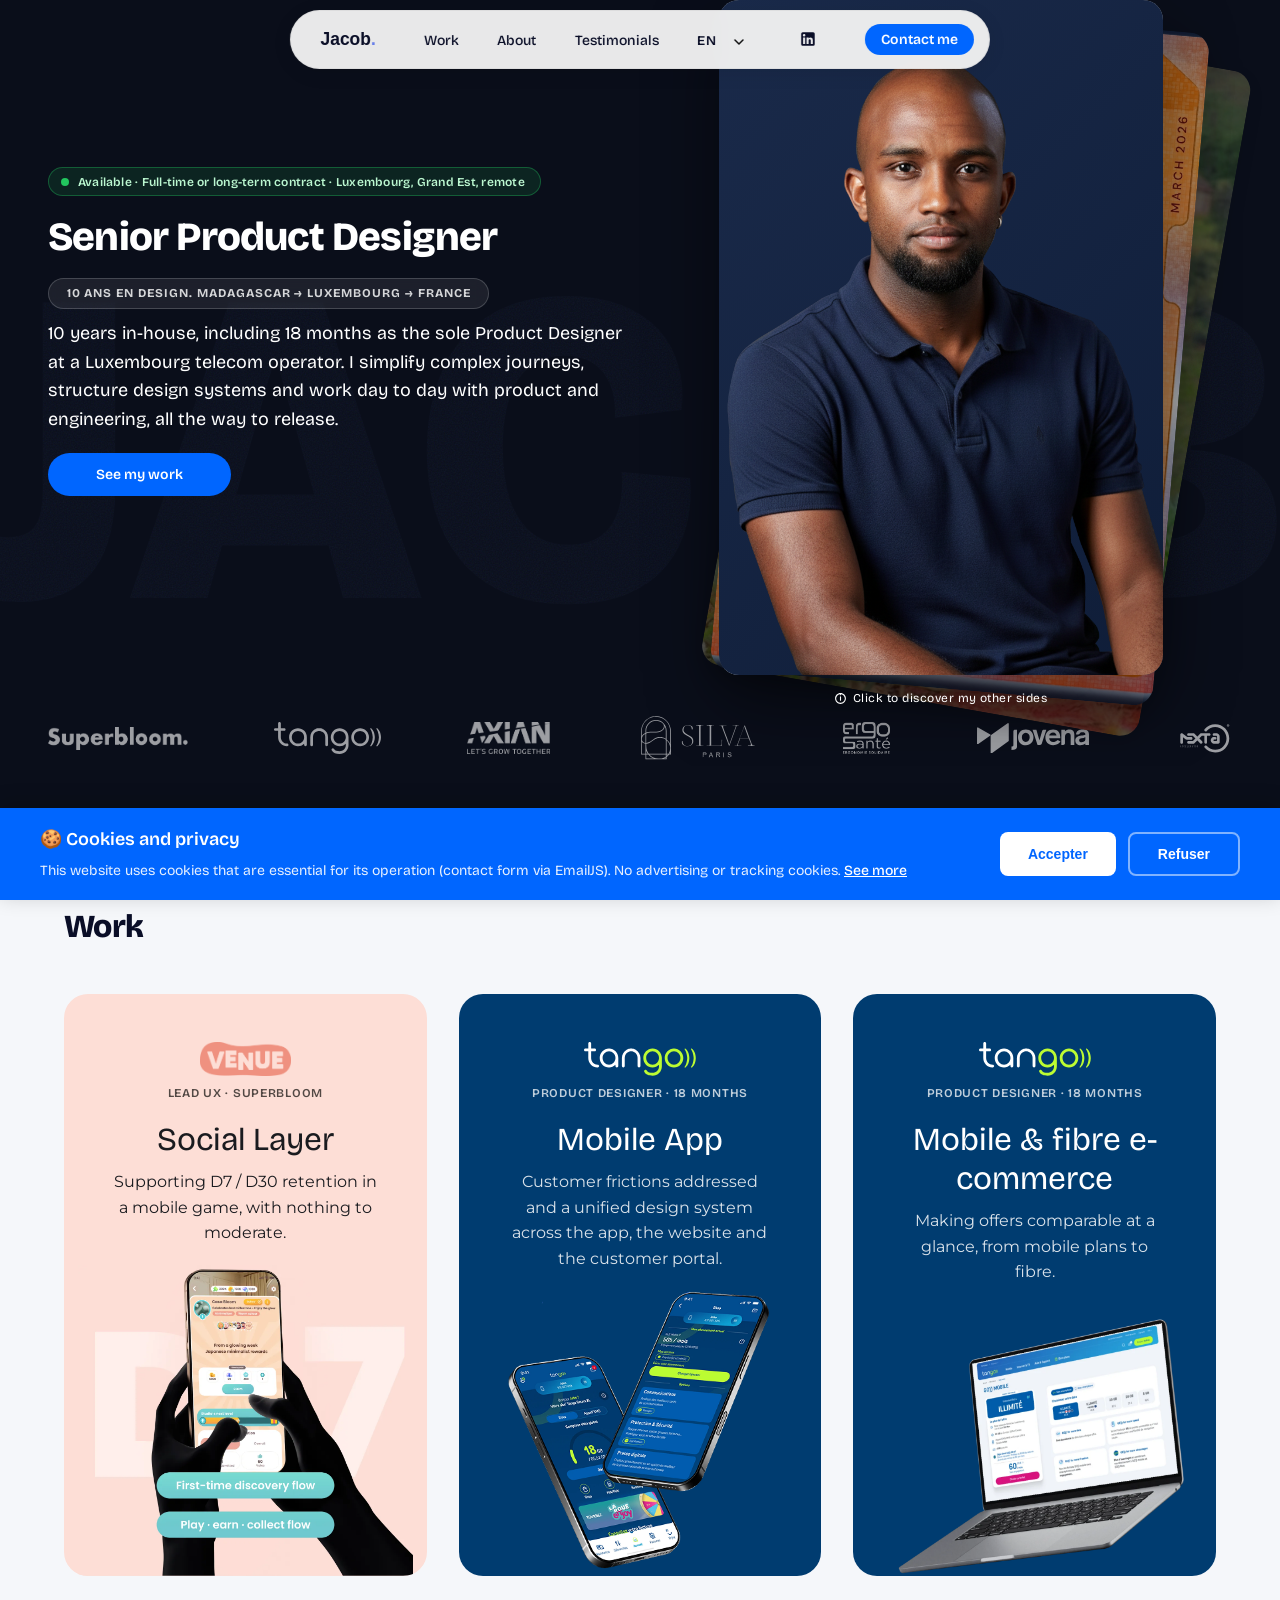
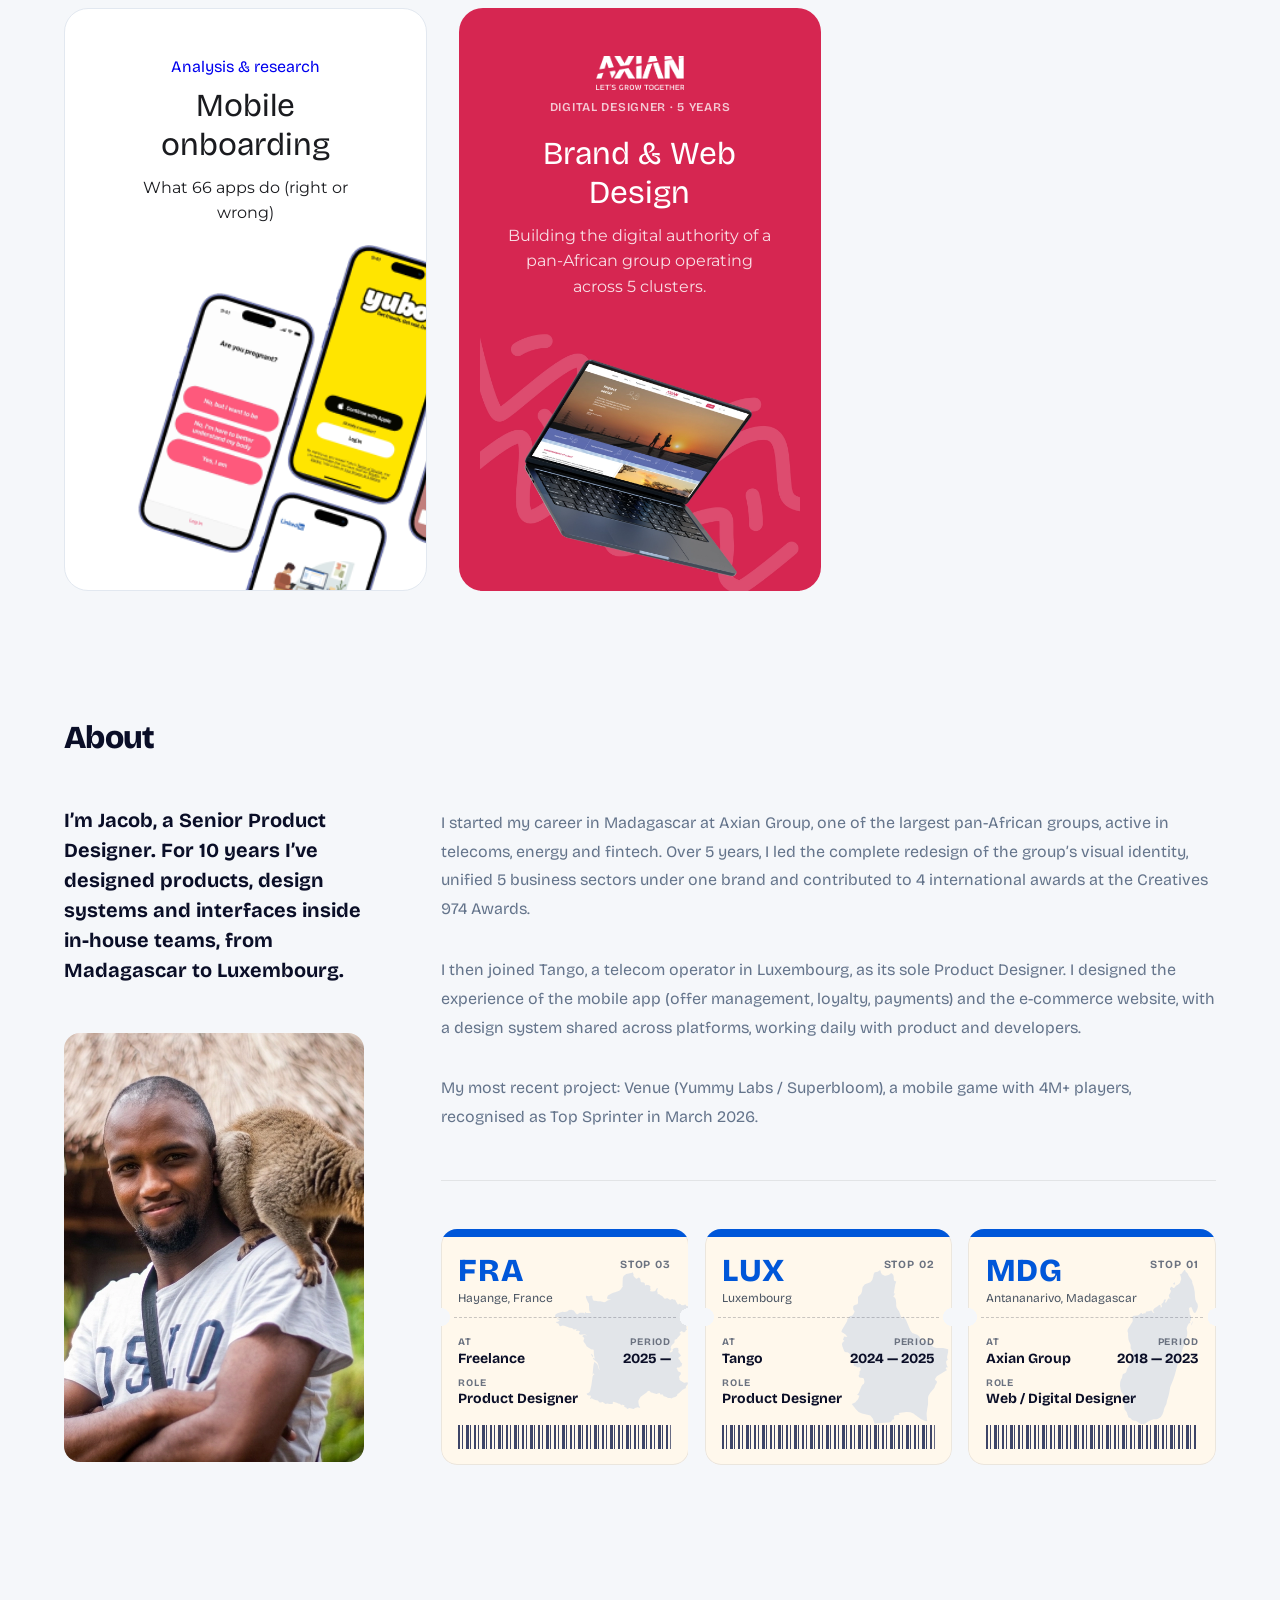
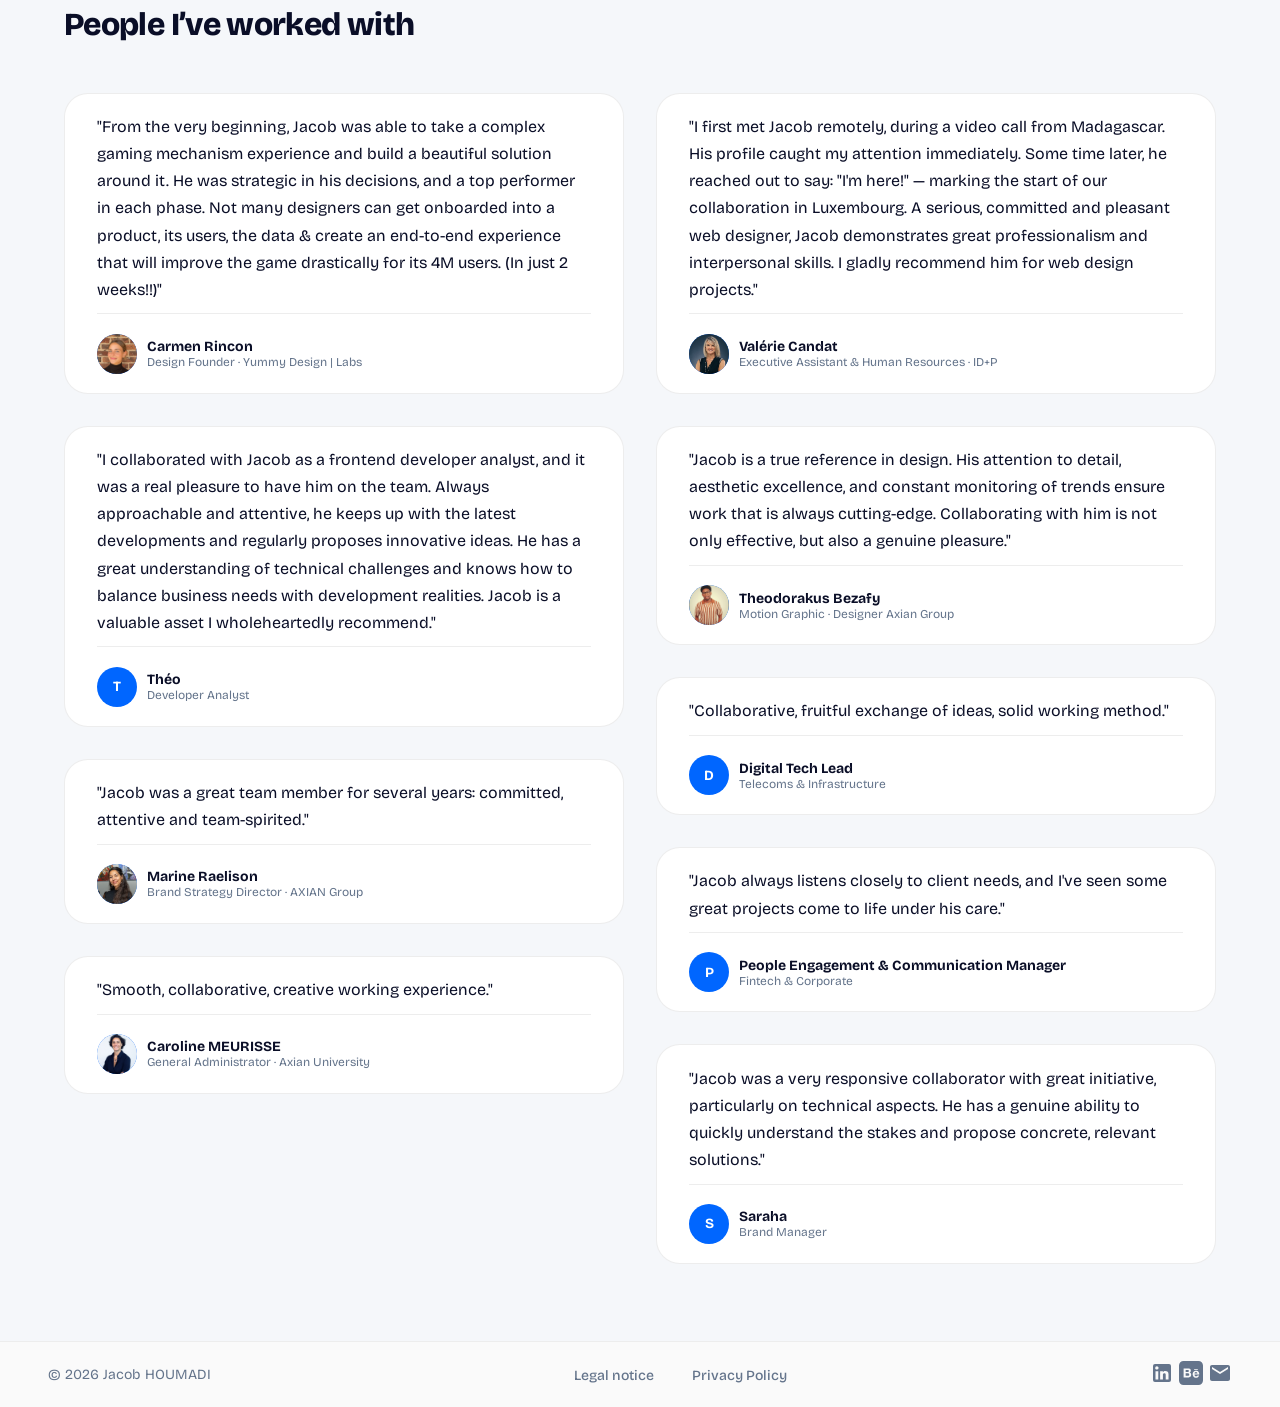
<file: index.html>
<!DOCTYPE html>
<html lang="fr">
<head>
    <!-- Google tag (gtag.js) -->
    <script async src="https://www.googletagmanager.com/gtag/js?id=G-67D06JS6R4"></script>
    <script>
    window.dataLayer = window.dataLayer || [];
    function gtag(){dataLayer.push(arguments);}
    gtag('js', new Date());

    gtag('config', 'G-67D06JS6R4');
    </script>
   <!-- Google Tag Manager -->
   <script>(function(w,d,s,l,i){w[l]=w[l]||[];w[l].push({'gtm.start':
   new Date().getTime(),event:'gtm.js'});var f=d.getElementsByTagName(s)[0],
   j=d.createElement(s),dl=l!='dataLayer'?'&l='+l:'';j.async=true;j.src=
   'https://www.googletagmanager.com/gtm.js?id='+i+dl;f.parentNode.insertBefore(j,f);
   })(window,document,'script','dataLayer','GTM-PRKVLWBW');</script>

     <!-- End Google Tag Manager -->
     <!-- Microsoft Clarity -->
     <script type="text/javascript">
    (function(c,l,a,r,i,t,y){
        c[a]=c[a]||function(){(c[a].q=c[a].q||[]).push(arguments)};
        t=l.createElement(r);t.async=1;t.src="https://www.clarity.ms/tag/"+i;
        y=l.getElementsByTagName(r)[0];y.parentNode.insertBefore(t,y);
    })(window, document, "clarity", "script", "vjhao9vgsp");
    </script>
    
     <!-- End Microsoft Clarity -->

   <meta charset="UTF-8">
    <meta name="viewport" content="width=device-width, initial-scale=1.0">
    
    <!-- SEO Meta Tags -->
    <title>Jacob Houmadi — Senior Product Designer UX/UI — Design System, Prototypage & Conversion</title>
    <meta name="description" content="Senior Product Designer UX/UI freelance — Design System, Prototypage & Conversion. 10 ans d'expérience pour PME et startups B2B. Portfolio Tango.lu, Axian Group. Basé à Thionville.">
    <meta name="author" content="Jacob Houmadi">
    <meta name="robots" content="index, follow">
    <link rel="canonical" href="https://jacob-houmadi.com/">
    <meta name="theme-color" content="#0A0E1A">

    <!-- Open Graph / Facebook -->
    <meta property="og:type" content="website">
    <meta property="og:url" content="https://jacob-houmadi.com/">
    <meta property="og:title" content="Jacob Houmadi — Senior Product Designer UX/UI — Design System, Prototypage & Conversion">
    <meta property="og:description" content="Senior Product Designer UX/UI freelance — Design System, Prototypage & Conversion. 10 ans d'expérience pour PME et startups B2B.">
    <meta property="og:image" content="https://jacob-houmadi.com/og-image.jpg">
    <meta property="og:locale" content="fr_FR">
    <meta property="og:site_name" content="Jacob Houmadi - Senior Product Designer">

    <!-- Twitter Card -->
    <meta name="twitter:card" content="summary_large_image">
    <meta name="twitter:url" content="https://jacob-houmadi.com/">
    <meta name="twitter:title" content="Jacob Houmadi — Senior Product Designer UX/UI — Design System, Prototypage & Conversion">
    <meta name="twitter:description" content="Senior Product Designer UX/UI freelance — Design System, Prototypage & Conversion. 10 ans d'expérience pour PME et startups B2B.">
    <meta name="twitter:image" content="https://jacob-houmadi.com/og-image.jpg">
    
    <!-- Geo Tags -->
    <meta name="geo.region" content="FR">
    <meta name="geo.placename" content="Thionville">
    <meta name="geo.position" content="49.3717967,6.1031283">
    <meta name="ICBM" content="49.3717967,6.1031283">
    
    <!-- Language Alternates (si versions multilingues futures) -->
    <link rel="alternate" hreflang="fr" href="https://jacob-houmadi.com/">
    <link rel="alternate" hreflang="en" href="https://jacob-houmadi.com/en/">
    
    <!-- Favicon -->
    <link rel="icon" type="image/png" sizes="32x32" href="favicon-32x32.png">
    <link rel="icon" type="image/png" sizes="16x16" href="favicon-16x16.png">
    <link rel="apple-touch-icon" sizes="180x180" href="/apple-touch-icon.png">
    <meta name="theme-color" content="#0066FF">
    
    <!-- Preconnect for Performance -->
    <link rel="preconnect" href="https://fonts.googleapis.com">
    <link rel="preconnect" href="https://fonts.gstatic.com" crossorigin>
    <link rel="preconnect" href="https://cdn.jsdelivr.net">
    
    <!-- Fonts -->
    <link href="https://fonts.googleapis.com/css2?family=Bricolage+Grotesque:opsz,wght@12..96,200..800&family=Montserrat:ital,wght@0,100..900;1,100..900&family=Nunito+Sans:ital,opsz,wght@0,6..12,200..1000;1,6..12,200..1000&display=swap" rel="stylesheet">
      
    <!-- Stylesheet -->
    <link rel="stylesheet" href="styles.css">
    <link rel="stylesheet" href="cookie-consent.css">
    <link rel="stylesheet" href="nav-mobile.css">

    <!-- JSON-LD Structured Data -->
    <script type="application/ld+json">
    {
      "@context": "https://schema.org",
      "@type": "ProfessionalService",
      "name": "Jacob Houmadi - Senior Product Designer",
      "image": "https://jacob-houmadi.com/logo.png",
      "@id": "https://jacob-houmadi.com",
      "url": "https://jacob-houmadi.com",
      "telephone": "+33774904660 ",
      "email": "jacob.radonirina@gmail.com",
      "address": {
        "@type": "PostalAddress",
        "addressCountry": "FR",
        "addressLocality": "Thionville",
        "addressRegion": "Grand Est"
      },
      "geo": {
        "@type": "GeoCoordinates",
        "latitude": 49.3717967,
        "longitude": 6.1031283
      },
      "priceRange": "€€",
      "openingHoursSpecification": {
        "@type": "OpeningHoursSpecification",
        "dayOfWeek": [
          "Monday",
          "Tuesday",
          "Wednesday",
          "Thursday",
          "Friday"
        ],
        "opens": "09:00",
        "closes": "18:00"
      },
      "sameAs": [
        "https://www.linkedin.com/in/jacob-houmadi",
        "https://www.malt.fr/profile/jacobhoumadi"
      ]
    }
    </script>
    
    <script type="application/ld+json">
    {
      "@context": "https://schema.org",
      "@type": "Person",
      "name": "Jacob Houmadi",
      "jobTitle": "Senior Product Designer freelance & branding",
      "url": "https://jacob-houmadi.com",
      "sameAs": [
        "https://www.linkedin.com/in/jacob-houmadi",
        "https://www.malt.fr/profile/jacobhoumadi"
      ],
      "worksFor": {
        "@type": "Organization",
        "name": "Freelance"
      },
      "alumniOf": [
        {
          "@type": "Organization",
          "name": "Tango Luxembourg"
        },
        {
          "@type": "Organization",
          "name": "Axian Group"
        }
      ],
      "knowsAbout": [
        "Product Design",
        "UX Design",
        "UI Design",
        "Design Systems",
        "Brand Identity",
        "User Research",
        "Figma",
        "Design Thinking"
      ]
    }
    </script>
    
    <script type="application/ld+json">
    {
      "@context": "https://schema.org",
      "@type": "Service",
      "serviceType": "Product Design",
      "provider": {
        "@type": "Person",
        "name": "Jacob Houmadi"
      },
      "areaServed": {
        "@type": "Country",
        "name": "France"
      },
      "hasOfferCatalog": {
        "@type": "OfferCatalog",
        "name": "Services de Design",
        "itemListElement": [
          {
            "@type": "Offer",
            "itemOffered": {
              "@type": "Service",
              "name": "Design System & UI",
              "description": "Création de design system professionnel et maquettes UI prêtes à développer"
            },
            "price": "4500",
            "priceCurrency": "EUR"
          },
          {
            "@type": "Offer",
            "itemOffered": {
              "@type": "Service",
              "name": "Product Design Complet",
              "description": "Stratégie UX, identité visuelle, maquettes UI et design system de A à Z"
            },
            "price": "9000",
            "priceCurrency": "EUR"
          }
        ]
      }
    }
    </script>
     <script src="translations.js" defer></script>
    <script src="contact.js" defer></script>
</head>
<body class="home">
<!-- Google Tag Manager (noscript) -->
<noscript><iframe src="https://www.googletagmanager.com/ns.html?id=GTM-PRKVLWBW"
height="0" width="0" style="display:none;visibility:hidden"></iframe></noscript>
<!-- End Google Tag Manager -->
 <!-- Cookie Consent Banner -->
    <div id="cookieConsent" class="cookie-consent" style="display: none;">
        <div class="cookie-content">
            <div class="cookie-text">
                <h3 data-i18n="cookie.01">🍪 Cookies et confidentialité</h3>
                <p data-i18n-html="cookie.02">Ce site utilise des cookies essentiels pour son fonctionnement (formulaire de contact via EmailJS). Aucun cookie publicitaire ou de tracking. <a id="privacyLink" href="politique-confidentialite.html" data-i18n="footer.legal2">En savoir plus</a></p>
            </div>
            <div class="cookie-buttons">
                <button onclick="acceptCookies()" class="cookie-accept">Accepter</button>
                <button onclick="refuseCookies()" class="cookie-refuse">Refuser</button>
            </div>
        </div>
    </div>

    <!-- HEADER -->
    <header>
        <button  class="logo" onclick="scrollToTop()" aria-label="Jacob Houmadi - Retour en haut de page">Jacob<span aria-hidden="true">.</span></button >
        <nav class="desktop-nav">
            <ul>
                <li><a href="#travaux" data-i18n="nav.casestudies">Travaux</a></li>
                <li><a href="#a-propos" data-i18n="nav.about">À propos</a></li>
                <li><a href="#temoignages" data-i18n="nav.testimonials">Témoignages</a></li>
                <li>
                        <label for="lang-select" class="sr-only">Langue / Language</label>
                          <select class="lang-select" onchange="switchLanguage(this.value)" aria-label="Sélectionner la langue">
                            <option value="fr">FR</option>
                            <option value="en">EN</option>
                        </select>
                </li>
                <li><a href="https://www.linkedin.com/in/jacob-houmadi" target="_blank" rel="noopener" class="nav-linkedin" aria-label="LinkedIn (nouvel onglet)"><svg width="18" height="18" fill="currentColor" viewBox="0 0 24 24" aria-hidden="true"><path d="M19 3a2 2 0 0 1 2 2v14a2 2 0 0 1-2 2H5a2 2 0 0 1-2-2V5a2 2 0 0 1 2-2h14m-.5 15.5v-5.3a3.26 3.26 0 0 0-3.26-3.26c-.85 0-1.84.52-2.32 1.3v-1.11h-2.79v8.37h2.79v-4.93c0-.77.62-1.4 1.39-1.4a1.4 1.4 0 0 1 1.4 1.4v4.93h2.79M6.88 8.56a1.68 1.68 0 0 0 1.68-1.68c0-.93-.75-1.69-1.68-1.69a1.69 1.69 0 0 0-1.69 1.69c0 .93.76 1.68 1.69 1.68m1.39 9.94v-8.37H5.5v8.37h2.77z"/></svg></a></li>
                <li><a href="mailto:jacob.radonirina@gmail.com" class="nav-cta-btn" onclick="copyEmail(); return false;" data-i18n="nav.discovery">Contactez-moi</a></li>
            </ul>
        </nav>

        <!-- Bouton Hamburger Mobile -->
        <button class="mobile-menu-toggle" onclick="toggleMobileMenu()" aria-label="Menu">
            <span></span>
            <span></span>
            <span></span>
        </button>
    </header>
    
    <!-- Menu Mobile Overlay -->
    <div class="mobile-menu-overlay" id="mobileMenuOverlay" onclick="closeMobileMenu()"></div>
    
    <!-- Menu Mobile -->
    <nav class="mobile-nav" id="mobileNav" aria-label="Navigation mobile">
        <div class="mobile-nav-header">
            <button class="logo-mobile"><img src="Logo-jacob.png" alt="logo"></button>
            <button class="mobile-menu-close" onclick="closeMobileMenu()" aria-label="Fermer le menu">
                <svg width="24" height="24" viewBox="0 0 24 24" fill="none" stroke="currentColor" stroke-width="2">
                    <line x1="18" y1="6" x2="6" y2="18"></line>
                    <line x1="6" y1="6" x2="18" y2="18"></line>
                </svg>
            </button>
        </div>
            <ul class="mobile-nav-links">
                <li><a href="#travaux" onclick="closeMobileMenu();" data-i18n="nav.casestudies">Travaux</a></li>
                <li><a href="#a-propos" onclick="closeMobileMenu();" data-i18n="nav.about">À propos</a></li>
                <li><a href="#temoignages" onclick="closeMobileMenu();" data-i18n="nav.testimonials">Témoignages</a></li>
                <li><a href="https://www.linkedin.com/in/jacob-houmadi" target="_blank" rel="noopener" class="nav-linkedin nav-linkedin--mobile"><svg width="18" height="18" fill="currentColor" viewBox="0 0 24 24" aria-hidden="true"><path d="M19 3a2 2 0 0 1 2 2v14a2 2 0 0 1-2 2H5a2 2 0 0 1-2-2V5a2 2 0 0 1 2-2h14m-.5 15.5v-5.3a3.26 3.26 0 0 0-3.26-3.26c-.85 0-1.84.52-2.32 1.3v-1.11h-2.79v8.37h2.79v-4.93c0-.77.62-1.4 1.39-1.4a1.4 1.4 0 0 1 1.4 1.4v4.93h2.79M6.88 8.56a1.68 1.68 0 0 0 1.68-1.68c0-.93-.75-1.69-1.68-1.69a1.69 1.69 0 0 0-1.69 1.69c0 .93.76 1.68 1.69 1.68m1.39 9.94v-8.37H5.5v8.37h2.77z"/></svg><span>LinkedIn</span></a></li>
                <li><div class="mobile-lang-switcher" role="group" aria-label="Langue / Language">
                    <button class="lang-btn active" data-lang="fr" onclick="setLang('fr')" aria-pressed="true" aria-label="Français">
                        FR
                    </button>
                    <button class="lang-btn" data-lang="en" onclick="setLang('en')" aria-pressed="false" aria-label="English">
                        EN
                    </button>
                </div>
                </li>
            </ul>
       
         
        <div class="mobile-nav-footer">
            <p data-i18n="mobilenav.p">Disponible pour discuter des opportunités</p>
            <button onclick="copyEmail(); closeMobileMenu();" class="mobile-cta" data-i18n="mobilenav.cta">Contactez-moi</button>
        </div>
        <div>
                <ul class="footer-nav-legals">
                    <li><a href="mentions-legales.html" data-i18n="footer.legal1">Mentions légals</a></li>
                    <li><a href="politique-confidentialite.html" data-i18n="footer.legal2">Politiques de confidentialités</a></li>
                </ul>
        </div>

    </nav>


   <!-- ── HERO ──────────────────────────────────────────────── -->
        <section class="hero-section" id="heroSection">
            <div class="hero-background" id="heroBackground"></div>
            <div class="hero-content">
                    <!-- Texte (gauche) -->
                    <div class="hero-text">
                        <p class="hero-availability" data-i18n-html="hero.availability"><span class="hero-availability__dot" aria-hidden="true"></span>Disponible · CDI ou mission longue · Luxembourg, Grand Est, remote</p>
                        <h1 class="hero-title" data-i18n-html="h1.1">Product Designer senior</h1>
                         <p class="hero-role-badge" id="heroRoleBadge" onclick="swapHeroPhoto()">10 ans en design. Madagascar → Luxembourg → France</p>
                        <p class="hero-subtitle" data-i18n-html="hero.subtitle">
                            10 ans en entreprise, dont 18 mois comme seul Product Designer d’un opérateur télécom luxembourgeois.
                            Je simplifie les parcours complexes, structure les design systems et travaille au quotidien avec le produit et la tech, jusqu’à la mise en production.
                        </p>
                        <div class="hero-actions">
                            <a href="#travaux" class="hero-cta" data-i18n="hero.cta">Voir mes travaux</a>
                        </div>
                    </div>
                    <!-- Photos stackées (droite) -->
                    <div class="hero-photos">
                        <div class="hero-photo-stack"
                            id="heroPhotoStack"
                            role="button"
                            tabindex="0"
                            aria-label="Cliquer pour découvrir d'autres facettes de Jacob"
                            onclick="swapHeroPhoto()"
                            onkeydown="if(event.key==='Enter'||event.key===' ')swapHeroPhoto()">

                            <!-- Ordre DOM = arrière → avant (z-index géré par classes) -->
                            <img class="hero-photo-img photo-back3"  id="heroPhotoD"
                                src="jacob-dessin.png"
                                alt="Jacob, Peintre digital" />
                            <img class="hero-photo-img photo-back2" id="heroPhotoA"
                                src="jacob-jardinier.jpg"
                                alt="Jacob, Futur paysan agroforestier" />
                            <img class="hero-photo-img photo-back1" id="heroPhotoB"
                                src="Top-Sprinter.webp"
                                alt="Jacob, Top Sprinter Yummy Labs Mars 2026" />
                            <img class="hero-photo-img photo-front"  id="heroPhotoC"
                                src="jacob.png"
                                alt="Jacob Houmadi, Senior Product Designer" />

                            <div class="hero-photo-hint" data-i18n-html="hero.hint" aria-hidden="true">
                                <svg width="13" height="13" viewBox="0 0 24 24" fill="currentColor" style="flex-shrink:0"><path d="M12 4a1 1 0 1 0 0 2 1 1 0 0 0 0-2zm0 4a1 1 0 0 0-1 1v6a1 1 0 0 0 2 0v-6a1 1 0 0 0-1-1zm0-6C6.48 2 2 6.48 2 12s4.48 10 10 10 10-4.48 10-10S17.52 2 12 2zm0 18c-4.41 0-8-3.59-8-8s3.59-8 8-8 8 3.59 8 8-3.59 8-8 8z"/></svg>
                                Cliquer pour en découvrir mes autres facettes
                            </div>
                        </div>
                    </div>
                    <div class="client-logos">
                        <div class="client-logos__row" aria-label="Logos de clients">
                            <span><img src="logos/superbloom-logo-final-rgb.webp"    alt="Superbloom"       loading="lazy" /></span>
                            <span><img src="logos/logo-tango-normal.svg"    alt="Tango"       loading="lazy" /></span>
                            <span><img src="logos/axian_logo.png"    alt="Axian"       loading="lazy" /></span>
                            <span><img src="logos/silva_paris-1.svg" alt="Silva Paris" class="silva" loading="lazy" /></span>
                            <span><img src="logos/ergosante_logo.png" alt="Ergosante"  loading="lazy" /></span>
                            <span><img src="logos/Logo-Jovena.svg"   alt="Jovena"      loading="lazy" /></span>
                            <span><img src="logos/Logo-nexta.svg"    alt="Nexta"       loading="lazy" /></span>
                        </div>
                    </div>     

            </div>
        </section>

        

        <!-- ── MAIN CONTENT ───────────────────────────────────────── -->
        <div class="main-content" id="landing">

            <!-- ── CASES STUDIES ─────────────────────────────────────── -->
        <section class="cases-studies-section" id="travaux">
            <h2 class="cases-studies-title" data-i18n="casestudies.title">Travaux</h2>
            <div class="cs-page-grid">

            <!-- Card 1 · Venue — Social Layer -->
            <a href="venue-case-study.html" class="cs-card cs-card--venue" id="venue">
                <div class="cs-card-header">
                    <img src="venues/Venue_Logo_Pink.png" alt="logo venue" class="cs-card-logo" loading="lazy">
                    <span class="cs-card-role" data-i18n="casestudies.venue.role">Lead UX · Superbloom</span>
                    <h2 data-i18n="casestudies.venue.title">Social Layer</h2>
                    <p data-i18n="casestudies.venue.desc">Increasing retention without adding friction or moderation cost.</p>
                </div>
                <div class="cs-card-visual">
                    <img src="Captures/venue_d7_d30-fr.webp"
                         data-lang-en="Captures/venue_d7_d30-en.webp"
                         data-lang-fr="Captures/venue_d7_d30-fr.webp"
                         alt="Venue Social Layer" loading="lazy">
                </div>
            </a>

            <!-- Card 2 · Tango — Mobile App -->
            <a href="tango-case-study.html" class="cs-card cs-card--tango" id="tango-mobile">
                <div class="cs-card-header">
                    <img src="logos/Logo_tango.svg" alt="Tango" class="cs-card-logo" loading="lazy">
                    <span class="cs-card-role" data-i18n="casestudies.tango.role">Product Designer · 18 mois</span>
                    <h2 data-i18n="casestudies.tango.title">Mobile App</h2>
                    <p data-i18n="casestudies.tango.desc">Redesigning a telco e-commerce for conversion.</p>
                </div>
                <div class="cs-card-visual cs-card-visual--restricted">
                    <img src="Captures/tango-mobile-mockup-2.png" alt="Tango Mobile App" loading="lazy">
                    <div class="restricted-badge">
                        <div class="restricted-icon">
                            <svg width="22" height="22" viewBox="0 0 24 24" fill="white" xmlns="http://www.w3.org/2000/svg"><path d="M18 8h-1V6c0-2.76-2.24-5-5-5S7 3.24 7 6v2H6c-1.1 0-2 .9-2 2v10c0 1.1.9 2 2 2h12c1.1 0 2-.9 2-2V10c0-1.1-.9-2-2-2zm-6 9c-1.1 0-2-.9-2-2s.9-2 2-2 2 .9 2 2-.9 2-2 2zm3.1-9H8.9V6c0-1.71 1.39-3.1 3.1-3.1 1.71 0 3.1 1.39 3.1 3.1v2z"/></svg>
                        </div>
                        <span class="restricted-label">Restricted</span>
                    </div>
                </div>
            </a>

            <!-- Card 2b · Tango — E-commerce mobile et fibre -->
            <a href="tango-ecommerce-case-study.html" class="cs-card cs-card--tango" id="tango-ecommerce">
                <div class="cs-card-header">
                    <img src="logos/Logo_tango.svg" alt="Tango" class="cs-card-logo" loading="lazy">
                    <span class="cs-card-role" data-i18n="casestudies.tangoecom.role">Product Designer · 18 mois</span>
                    <h2 data-i18n="casestudies.tangoecom.title">E-commerce mobile et fibre</h2>
                    <p data-i18n="casestudies.tangoecom.desc">Rendre les offres comparables d’un coup d’œil, du forfait mobile à la fibre.</p>
                </div>
                <div class="cs-card-visual">
                    <img src="Tango/Laptop-only.webp" alt="Tango — page GO)) mobile après refonte" width="984" height="880" loading="lazy">
                </div>
            </a>

             <!-- Card 3 · Analyse & veille -->
            <a href="analyse-veille-onboarding.html" class="cs-card cs-card--white" id="veille">
                <div class="cs-card-header">
                    <span data-i18n="casestudies.onboarding.tag">Analyse &amp; veille </span>
                    <h2 data-i18n="casestudies.onboarding.title">Onboarding mobile</h2>
                    <p data-i18n="casestudies.onboarding.desc">Ce que 66 apps font (bien ou mal).</p>
                </div>
                <div class="cs-card-visual">
                    <img src="Captures/onboarding.webp" alt="Onboarding" loading="lazy">
                </div>
            </a>

            <!-- Card 4 · Axian — Brand & Web Design -->
            <a href="axian-case-study.html" class="cs-card cs-card--axian" id="axian">
                <div class="cs-card-header">
                    <img src="logos/axian_WH.png" alt="Axian" class="cs-card-logo" loading="lazy">
                    <span class="cs-card-role" data-i18n="casestudies.axian.role">Digital Designer · 5 ans</span>
                    <h2 data-i18n-html="casestudies.axian.title">Brand &amp; Web Design</h2>
                    <p data-i18n="casestudies.axian.desc">Concevoir l'autorité digitale d'un groupe panafricain opérant sur 5 clusters.</p>
                </div>
                <div class="cs-card-visual">
                    <img src="Captures/Axian-website-mockup.webp" alt="Axian — Site corporate" loading="lazy">
                </div>
            </a>


        </div>

        </section>

            <!-- ── À PROPOS ─────────────────────────────────────────── -->
            <section class="about-hero op-section" id="a-propos">
        <div class="about-wrapper">
            <h2 class="about-hero-h1" data-i18n="about.hero.label">À propos</h2>

            <div class="about-hero-inner">

                <!-- Colonne gauche : intro + photo -->
                <div class="about-hero-left">
                    <p class="about-hero-intro" data-i18n="about.hero.intro">Je suis Jacob — Senior Product Designer freelance avec 10 ans d'expérience en Fintech, SaaS et identité de marque.</p>
                    <div class="about-hero-photo">
                        <img src="Captures/jacob-lemur.webp" alt="Jacob Houmadi, Senior Product Designer" loading="lazy">
                    </div>
                </div>

                <!-- Colonne droite : histoire + stats -->
                <div class="about-hero-right">
                    <p class="about-hero-p" data-i18n="about.hero.p1">J'ai commencé ma carrière à Madagascar, au sein d'Axian Group, l'un des plus grands groupes panafricains, actif dans les télécoms, l'énergie et la fintech. Pendant 5 ans, j'ai piloté la refonte complète de l'identité visuelle du groupe, unifié 5 secteurs sous une marque commune, et contribué à 4 prix internationaux aux Creatives 974 Awards.</p>
                    <p class="about-hero-p" data-i18n="about.hero.p2">J'ai ensuite rejoint Tango, l'opérateur télécom leader au Luxembourg. J'y ai conçu l'expérience utilisateur de l'app mobile (gestion des offres, fidélisation, paiements) et du site e-commerce en maintenant une cohérence totale entre les deux plateformes à travers un design system partagé.</p>
                    <p class="about-hero-p" data-i18n="about.hero.p3">Mon dernier projet : Venue (Yummy Labs / Superbloom), un jeu mobile à 4M+ joueurs, récompensé Top Sprinter en mars 2026.</p>

                    <div class="about-journey">
                        <div class="about-passes" role="list" aria-label="Parcours : France, Luxembourg, Madagascar">
                        <article class="bpass" role="listitem" style="--map:url('Captures/maps/FRA.svg')">
                            <div class="bpass-headwrap"><div class="bpass-head">
                                <span class="bpass-code">FRA</span>
                                <span class="bpass-step"><span data-i18n="about.pass.step">Étape</span> 03</span>
                            </div>
                            <span class="bpass-city" data-i18n="about.pass.fra.city">Hayange, France</span></div>
                            <div class="bpass-cut" aria-hidden="true"></div>
                            <dl class="bpass-fields">
                                <div><dt data-i18n="about.pass.company">Chez</dt><dd>Freelance</dd></div>
                                <div><dt data-i18n="about.pass.period">Période</dt><dd data-i18n="about.pass.fra.period">2025 —</dd></div>
                                <div class="bpass-wide"><dt data-i18n="about.pass.role">Poste</dt><dd>Product Designer</dd></div>
                            </dl>
                            <div class="bpass-barcode" aria-hidden="true"></div>
                        </article>
                        <article class="bpass" role="listitem" style="--map:url('Captures/maps/LUX.svg')">
                            <div class="bpass-headwrap"><div class="bpass-head">
                                <span class="bpass-code">LUX</span>
                                <span class="bpass-step"><span data-i18n="about.pass.step">Étape</span> 02</span>
                            </div>
                            <span class="bpass-city" data-i18n="about.pass.lux.city">Luxembourg</span></div>
                            <div class="bpass-cut" aria-hidden="true"></div>
                            <dl class="bpass-fields">
                                <div><dt data-i18n="about.pass.company">Chez</dt><dd>Tango</dd></div>
                                <div><dt data-i18n="about.pass.period">Période</dt><dd data-i18n="about.pass.lux.period">2024 — 2025</dd></div>
                                <div class="bpass-wide"><dt data-i18n="about.pass.role">Poste</dt><dd>Product Designer</dd></div>
                            </dl>
                            <div class="bpass-barcode" aria-hidden="true"></div>
                        </article>
                        <article class="bpass" role="listitem" style="--map:url('Captures/maps/MDG.svg')">
                            <div class="bpass-headwrap"><div class="bpass-head">
                                <span class="bpass-code">MDG</span>
                                <span class="bpass-step"><span data-i18n="about.pass.step">Étape</span> 01</span>
                            </div>
                            <span class="bpass-city" data-i18n="about.pass.mdg.city">Antananarivo, Madagascar</span></div>
                            <div class="bpass-cut" aria-hidden="true"></div>
                            <dl class="bpass-fields">
                                <div><dt data-i18n="about.pass.company">Chez</dt><dd>Axian Group</dd></div>
                                <div><dt data-i18n="about.pass.period">Période</dt><dd data-i18n="about.pass.mdg.period">2018 — 2023</dd></div>
                                <div class="bpass-wide"><dt data-i18n="about.pass.role">Poste</dt><dd>Web / Digital Designer</dd></div>
                            </dl>
                            <div class="bpass-barcode" aria-hidden="true"></div>
                        </article>
                        </div>
                    </div>
                </div>

            </div>
        </div>
    </section>

            <!-- ── TÉMOIGNAGES ──────────────────────────────────────── -->
            <section class="about-testimonials op-section" id="temoignages">
        <div class="about-wrapper">
            <h2 class="about-section-h2" data-i18n="about.testimonials.h2">Ce que disent mes clients</h2>

            <div class="about-testimonials-grid">

                <!-- Testimonial Carmen -->
                <div class="about-testimonial-card">
                    <p class="about-testimonial-quote" data-i18n="testimonial.carmen.text">"From the very beginning, Jacob was able to take a complex gaming mechanism experience and build a beautiful solution around it. He was strategic in his decisions, and a top performer in each phase. Not many designers can get onboarded into a product, its users, the data & create and end-to end experience that will improve the game drastically for its 4M users. (In just 2 weeks!!)"</p>
                    <div class="about-testimonial-author">
                        <div class="about-testimonial-avatar"><img src="Captures/carmen-rincon-avatar.jpg" alt="Carmen Rincon"></div>
                        <div>
                            <div class="about-testimonial-name" data-i18n="testimonial.carmen.name">Carmen Rincon</div>
                            <div class="about-testimonial-role" data-i18n="testimonial.carmen.role">Design Founder - Yummy Design | Labs</div>
                        </div>
                    </div>
                </div>

                 <!-- Testimonial 1 -->
                <div class="about-testimonial-card">
                    <p class="about-testimonial-quote" data-i18n="testimonial.1.text">"J'ai collaboré avec Jacob en tant qu'analyste développeur frontend, et ce fut un réel plaisir de l'avoir dans l'équipe. Toujours accessible et à l'écoute, il sait se tenir au courant des dernières nouveautés et propose régulièrement de nouvelles idées innovantes."</p>
                    <div class="about-testimonial-author">
                        <div class="about-testimonial-avatar">T</div>
                        <div>
                            <div class="about-testimonial-name" data-i18n="testimonial.1.name">Théo</div>
                            <div class="about-testimonial-role" data-i18n="testimonial.1.role">Analyste Développeur</div>
                        </div>
                    </div>
                </div>

                <!-- Testimonial 3 -->
                <div class="about-testimonial-card">
                    <p class="about-testimonial-quote" data-i18n="testimonial.3.text">"Jacob était un bon élément au sein de notre équipe pendant plusieurs années : engagé, à l'écoute et teamspirit."</p>
                    <div class="about-testimonial-author">
                        <div class="about-testimonial-avatar"><img src="Captures/Marine-raelison.jpg" alt="Marine Raelison"></div>
                        <div>
                            <div class="about-testimonial-name" data-i18n="testimonial.3.name">Marine Raelison</div>
                            <div class="about-testimonial-role" data-i18n="testimonial.3.role">Brand Strategy Director · AXIAN Group</div>
                        </div>
                    </div>
                </div>

                <!-- Testimonial 4 -->
                <div class="about-testimonial-card">
                    <p class="about-testimonial-quote" data-i18n="testimonial.4.text">"Expérience de travail fluide, collaborative, créative."</p>
                    <div class="about-testimonial-author">
                        <div class="about-testimonial-avatar"><img src="Captures/Caroline-meurisse.jpg" alt="Caroline Meurisse"></div>
                        <div>
                            <div class="about-testimonial-name" data-i18n="testimonial.4.name">Caroline MEURISSE</div>
                            <div class="about-testimonial-role" data-i18n="testimonial.4.role">Administrateur Général · Axian University</div>
                        </div>
                    </div>
                </div>

                 <!-- Testimonial 2 -->
                <div class="about-testimonial-card">
                    <p class="about-testimonial-quote" data-i18n="testimonial.2.text">"Jacob fait preuve de professionnalisme et d'un très bon relationnel. Je le recommande volontiers pour des projets de web design."</p>
                    <div class="about-testimonial-author">
                        <div class="about-testimonial-avatar"><img src="Captures/Valérie-candat.jpg" alt="valerie-candat"></div>
                        <div>
                            <div class="about-testimonial-name" data-i18n="testimonial.2.name">Valérie Candat</div>
                            <div class="about-testimonial-role" data-i18n="testimonial.2.role">Executive Assistant &amp; Human Resources · ID+P</div>
                        </div>
                    </div>
                </div>

                 <!-- Testimonial 8 -->
                <div class="about-testimonial-card">
                    <p class="about-testimonial-quote" data-i18n="testimonial.8.text">"Jacob est une vraie référence en matière de design. Son sens du détail, son excellence esthétique et sa veille constante des tendances garantissent un travail toujours à la pointe. Collaborer avec lui est non seulement efficace, mais également un véritable plaisir."</p>
                    <div class="about-testimonial-author">
                        <div class="about-testimonial-avatar"><img src="Captures/theodorakus-bezafy.png" alt="Theodorakus Bezafy"></div>
                        <div>
                            <div class="about-testimonial-name" data-i18n="testimonial.8.name">Theodorakus Bezafy</div>
                            <div class="about-testimonial-role" data-i18n="testimonial.8.role">Motion Graphic · Designer Axian Group</div>
                        </div>
                    </div>
                </div>


                <!-- Testimonial 6 -->
                <div class="about-testimonial-card">
                    <p class="about-testimonial-quote" data-i18n="testimonial.6.text">"Collaboratif, échange d'idées fructueux, bonne méthode de travail."</p>
                    <div class="about-testimonial-author">
                        <div class="about-testimonial-avatar">D</div>
                        <div>
                            <div class="about-testimonial-name" data-i18n="testimonial.6.name">Digital Tech Lead</div>
                            <div class="about-testimonial-role" data-i18n="testimonial.6.role">Télécoms &amp; Infrastructure</div>
                        </div>
                    </div>
                </div>

                 <!-- Testimonial 5 -->
                <div class="about-testimonial-card">
                    <p class="about-testimonial-quote" data-i18n="testimonial.5.text">"Jacob est toujours à l'écoute de la demande client, donc j'ai pu voir naître de beaux projets qui lui ont été confiés."</p>
                    <div class="about-testimonial-author">
                        <div class="about-testimonial-avatar">P</div>
                        <div>
                            <div class="about-testimonial-name" data-i18n="testimonial.5.name">People Engagement &amp; Communication Manager</div>
                            <div class="about-testimonial-role" data-i18n="testimonial.5.role">Secteur Fintech &amp; Corporate</div>
                        </div>
                    </div>
                </div>
                

                <!-- Testimonial 7 -->
                <div class="about-testimonial-card">
                    <p class="about-testimonial-quote" data-i18n="testimonial.7.text">"Jacob était un collaborateur très réactif et force de proposition, notamment sur les aspects techniques. Il a une vraie capacité à comprendre rapidement les enjeux et à proposer des solutions concrètes et pertinentes."</p>
                    <div class="about-testimonial-author">
                        <div class="about-testimonial-avatar">S</div>
                        <div>
                            <div class="about-testimonial-name" data-i18n="testimonial.7.name">Saraha</div>
                            <div class="about-testimonial-role" data-i18n="testimonial.7.role">Brand Manager</div>
                        </div>
                    </div>
                </div>

               

            </div>
        </div>
    </section>
        </div>

        <!-- ── FOOTER ─────────────────────────────────────────────── -->
        <footer>
            <div class="footer-content">
                <div class="footer-text">© <span id="year"></span> Jacob HOUMADI</div>
                <nav class="desktop-nav">
                    <ul class="footer-nav-legals">
                        <li><a href="mentions-legales.html"          data-i18n="footer.legal1">Mentions légales</a></li>
                        <li><a id="privacyLink" href="politique-confidentialite.html" data-i18n="footer.legal2">Politique de confidentialité</a></li>
                    </ul>
                </nav>
                <div class="social-links">
                    <a href="https://www.linkedin.com/in/jacob-houmadi" target="_blank" title="LinkedIn" aria-label="Linkedin">
                        <svg width="24" height="24" fill="currentColor" viewBox="0 0 24 24"><path d="M19 3a2 2 0 0 1 2 2v14a2 2 0 0 1-2 2H5a2 2 0 0 1-2-2V5a2 2 0 0 1 2-2h14m-.5 15.5v-5.3a3.26 3.26 0 0 0-3.26-3.26c-.85 0-1.84.52-2.32 1.3v-1.11h-2.79v8.37h2.79v-4.93c0-.77.62-1.4 1.39-1.4a1.4 1.4 0 0 1 1.4 1.4v4.93h2.79M6.88 8.56a1.68 1.68 0 0 0 1.68-1.68c0-.93-.75-1.69-1.68-1.69a1.69 1.69 0 0 0-1.69 1.69c0 .93.76 1.68 1.69 1.68m1.39 9.94v-8.37H5.5v8.37h2.77z"/></svg>
                    </a>
                    <a href="https://www.behance.net/jacobhoumadi" target="_blank" aria-label="Behance">
                      <svg width="24" height="24" viewBox="0 0 24 24" fill="none" xmlns="http://www.w3.org/2000/svg">
                        <g clip-path="url(#clip0_37904_415)">
                        <path d="M18 11.4462C18.1846 11.7231 18.3692 12 18.4615 12.4615H15.5077C15.5077 12.3692 15.5077 12.1846 15.6 12C15.6923 11.8154 15.6923 11.7231 15.8769 11.5385C15.9692 11.3538 16.1538 11.2615 16.3385 11.1692C16.5231 11.0769 16.8 10.9846 17.0769 10.9846C17.4462 11.0769 17.8154 11.1692 18 11.4462ZM9.50769 10.8C9.69231 10.6154 9.87692 10.3385 9.87692 9.96923C9.87692 9.78462 9.87692 9.6 9.78462 9.41538C9.69231 9.32308 9.6 9.13846 9.50769 9.13846C9.41538 9.04615 9.23077 9.04615 9.04615 8.95385H6.64615V11.0769H8.67692C8.95385 11.0769 9.23077 10.9846 9.50769 10.8ZM8.76923 12.3692H6.64615V14.8615H8.76923C8.95385 14.8615 9.13846 14.8615 9.32308 14.7692C9.50769 14.7692 9.69231 14.6769 9.78462 14.5846C9.87692 14.4923 10.0615 14.4 10.1538 14.2154C10.2462 14.0308 10.2462 13.8462 10.2462 13.6615C10.2462 13.2 10.1538 12.8308 9.87692 12.6462C9.6 12.4615 9.23077 12.3692 8.76923 12.3692ZM24 4.52308V19.4769C24 21.9692 21.9692 24 19.4769 24H4.52308C2.03077 24 0 21.9692 0 19.4769V4.52308C0 2.03077 2.03077 0 4.52308 0H19.4769C21.9692 0 24 2.03077 24 4.52308ZM15.1385 8.86154H18.8308V7.93846H15.1385V8.86154ZM12.1846 13.8462C12.1846 13.2923 12.0923 12.8308 11.8154 12.3692C11.5385 12 11.1692 11.7231 10.6154 11.5385C10.9846 11.3538 11.3538 11.0769 11.5385 10.8C11.7231 10.5231 11.8154 10.1538 11.8154 9.69231C11.8154 9 11.7231 8.95385 11.6308 8.58462C11.4462 8.30769 11.2615 8.03077 11.0769 7.93846C10.8 7.75385 10.5231 7.66154 10.1538 7.56923C9.69231 7.38462 9.32308 7.38462 8.86154 7.38462H4.61538V16.4308H9.04615C9.41538 16.4308 9.87692 16.3385 10.2462 16.2462C10.6154 16.1538 10.9846 15.9692 11.2615 15.7846C11.5385 15.6 11.8154 15.3231 12 14.9538C12.0923 14.6769 12.1846 14.3077 12.1846 13.8462ZM15.5077 13.5692H20.2154C20.2154 13.0154 20.2154 12.5538 20.1231 12.0923C20.0308 11.6308 19.8462 11.1692 19.5692 10.8923C19.2923 10.5231 18.9231 10.2462 18.5538 10.0615C18.0923 9.87692 17.6308 9.69231 17.0769 9.69231C16.6154 9.69231 16.1538 9.78462 15.6923 9.96923C15.3231 10.1538 14.9538 10.4308 14.5846 10.7077C14.3077 10.9846 14.0308 11.3538 13.9385 11.8154C13.7538 12.2769 13.6615 12.7385 13.6615 13.2C13.6615 13.8923 13.7538 14.2154 13.9385 14.5846C14.1231 15.0462 14.3077 15.4154 14.5846 15.6923C14.8615 15.9692 15.2308 16.2462 15.6 16.4308C16.0615 16.6154 16.5231 16.7077 16.9846 16.7077C17.7231 16.7077 18.3692 16.5231 18.9231 16.1538C19.4769 15.7846 19.8462 15.2308 20.1231 14.4923H18.5538C18.4615 14.6769 18.3692 14.8615 18.0923 15.0462C17.8154 15.2308 17.5385 15.3231 17.1692 15.3231C16.7077 15.3231 16.2462 15.2308 15.9692 14.9538C15.6923 14.5846 15.5077 14.1231 15.5077 13.5692Z" fill="currentColor"/>
                        </g>
                        <defs>
                        <clipPath id="clip0_37904_415">
                        <rect width="24" height="24" fill="white"/>
                        </clipPath>
                        </defs>
                        </svg>



                    </a>
                    <a href="/cdn-cgi/l/email-protection#d4beb5b7bbb6faa6b5b0bbbabda6bdbab594b3b9b5bdb8fab7bbb9" title="Email" aria-label="Email">
                        <svg width="24" height="24" fill="currentColor" viewBox="0 0 24 24"><path d="M20 4H4c-1.1 0-1.99.9-1.99 2L2 18c0 1.1.9 2 2 2h16c1.1 0 2-.9 2-2V6c0-1.1-.9-2-2-2zm0 4l-8 5-8-5V6l8 5 8-5v2z"/></svg>
                    </a>
                </div>
            </div>
        </footer>

        



        <!-- ── MODAL OFFRES ───────────────────────────────────────── -->
            



        <!-- ── MODAL TÉMOIGNAGES ──────────────────────────────────── -->
        <div id="temoignagesModal" class="modal">
            <div class="modal-content">
                <button class="close-btn" onclick="closeModal('temoignages')">×</button>
                <div class="modal-body">
                    <h2 data-i18n="modal.testimonials.title">Témoignages</h2>
                    <div class="testimonials">
                        <div class="testimonial-card">
                            <p class="testimonial-text" data-i18n="testimonial.2.text">"J'ai d'abord connu Jacob à distance…"</p>
                            <div class="testimonial-author">
                                <div class="author-avatar" aria-hidden="true"><img src="Captures/Valérie-candat.jpg" alt=""></div>
                                <div class="author-info">
                                    <h4 data-i18n="testimonial.2.name">Valérie Candat</h4>
                                    <p data-i18n="testimonial.2.role">Executive Assistant & Human Resources · ID+P</p>
                                </div>
                            </div>
                        </div>

                        <div class="testimonial-card">
                            <p class="testimonial-text" data-i18n="testimonial.3.text">"Jacob était un bon élément au sein de notre équipe…"</p>
                            <div class="testimonial-author">
                                <div class="author-avatar" aria-hidden="true"><img src="Captures/Marine-raelison.jpg" alt=""></div>
                                <div class="author-info">
                                    <h4 data-i18n="testimonial.3.name">Marine Raelison</h4>
                                    <p data-i18n="testimonial.3.role">Brand Strategy Director · AXIAN Group</p>
                                </div>
                            </div>
                        </div>

                        <div class="testimonial-card">
                            <p class="testimonial-text" data-i18n="testimonial.4.text">"Expérience de travail fluide, collaborative, créative."</p>
                            <div class="testimonial-author">
                                <div class="author-avatar" aria-hidden="true"><img src="Captures/Caroline-meurisse.jpg" alt=""></div>
                                <div class="author-info">
                                    <h4 data-i18n="testimonial.4.name">Caroline MEURISSE</h4>
                                    <p data-i18n="testimonial.4.role">Administrateur Général · Axian University</p>
                                </div>
                            </div>
                        </div>

                         <div class="testimonial-card">
                            <p class="testimonial-text" data-i18n="testimonial.8.text">"Jacob est une vraie référence en matière de design. Son sens du détail,..."</p>
                            <div class="testimonial-author">
                                <div class="author-avatar" aria-hidden="true"><img src="Captures/theodorakus-bezafy.png" alt=""></div>
                                <div class="author-info">
                                     <h4 data-i18n="testimonial.8.name">Theodorakus Bezafy</h4>
                                    <p data-i18n="testimonial.8.role">Motion Graphic Designer · Axian Group</p>
                                </div>
                            </div>
                        </div>
                        
                        

                        
                        <div class="testimonial-card">
                            <p class="testimonial-text" data-i18n="testimonial.1.text">"J'ai collaboré avec Jacob en tant qu'analyste développeur frontend…"</p>
                            <div class="testimonial-author">
                                <div class="author-avatar" aria-hidden="true">T</div>
                                <div class="author-info">
                                    <h4 data-i18n="testimonial.1.name">Théo</h4>
                                    <p data-i18n="testimonial.1.role">Analyste Développeur</p>
                                </div>
                            </div>
                        </div>

                        <div class="testimonial-card">
                            <p class="testimonial-text" data-i18n="testimonial.5.text">"Jacob est toujours à l'écoute de la demande client…"</p>
                            <div class="testimonial-author">
                                <div class="author-avatar" aria-hidden="true">PE</div>
                                <div class="author-info">
                                    <h4 data-i18n="testimonial.5.name">People Engagement & Communication Manager</h4>
                                    <p data-i18n="testimonial.5.role">Secteur Fintech & Corporate</p>
                                </div>
                            </div>
                        </div>

                        <div class="testimonial-card">
                            <p class="testimonial-text" data-i18n="testimonial.6.text">"Collaboratif, échange d'idées fructueux, bonne méthode de travail."</p>
                            <div class="testimonial-author">
                                <div class="author-avatar" aria-hidden="true">DL</div>
                                <div class="author-info">
                                    <h4 data-i18n="testimonial.6.name">Digital Tech Lead</h4>
                                    <p data-i18n="testimonial.6.role">Télécoms & Infrastructure</p>
                                </div>
                            </div>
                        </div>

                        <div class="testimonial-card">
                            <p class="testimonial-text" data-i18n="testimonial.7.text">"Jacob était un collaborateur très réactif et force de proposition…"</p>
                            <div class="testimonial-author">
                                <div class="author-avatar" aria-hidden="true">S</div>
                                <div class="author-info">
                                    <h4 data-i18n="testimonial.7.name">Saraha</h4>
                                    <p data-i18n="testimonial.7.role">Brand Manager</p>
                                </div>
                            </div>
                        </div>

                    </div>
                </div>
            </div>
        </div>

        <!-- ── MODAL FAQ ──────────────────────────────────────────── -->
        <div id="faqModal" class="modal">
            <div class="modal-content">
                <button class="close-btn" onclick="closeModal('faq')">×</button>
                <div class="modal-body">
                    <h2 data-i18n="modal.faq.title">FAQ</h2>

                    <div class="faq-item">
                        <button class="faq-question" onclick="toggleFaq(this)" data-i18n="faq.q1">Quelle est la différence entre les deux offres ?</button>
                        <div class="faq-answer" data-i18n-html="faq.a1">…</div>
                    </div>
                    <div class="faq-item">
                        <button class="faq-question" onclick="toggleFaq(this)" data-i18n="faq.q2">Fais-tu également le développement ?</button>
                        <div class="faq-answer" data-i18n="faq.a2">…</div>
                    </div>
                    <div class="faq-item">
                        <button class="faq-question" onclick="toggleFaq(this)" data-i18n="faq.q3">Quels livrables vais-je recevoir ?</button>
                        <div class="faq-answer" data-i18n-html="faq.a3">…</div>
                    </div>
                    <div class="faq-item">
                        <button class="faq-question" onclick="toggleFaq(this)" data-i18n="faq.q4">Combien de révisions sont incluses ?</button>
                        <div class="faq-answer" data-i18n-html="faq.a4">…</div>
                    </div>
                    <div class="faq-item">
                        <button class="faq-question" onclick="toggleFaq(this)" data-i18n="faq.q5">Comment se passe le paiement ?</button>
                        <div class="faq-answer" data-i18n-html="faq.a5">…</div>
                    </div>
                    <div class="faq-item">
                        <button class="faq-question" onclick="toggleFaq(this)" data-i18n="faq.q6">Travailles-tu avec des clients internationaux ?</button>
                        <div class="faq-answer" data-i18n="faq.a6">…</div>
                    </div>
                    <div class="faq-item">
                        <button class="faq-question" onclick="toggleFaq(this)" data-i18n="faq.q7">Proposes-tu un accompagnement après la livraison ?</button>
                        <div class="faq-answer" data-i18n="faq.a7">…</div>
                    </div>
                    <div class="faq-item">
                        <button class="faq-question" onclick="toggleFaq(this)" data-i18n="faq.q8">Quels secteurs d'activité connais-tu le mieux ?</button>
                        <div class="faq-answer" data-i18n="faq.a8">…</div>
                    </div>

                </div>
            </div>
    </div>

  
   <script>
        let portfolioTrigger = null;
        let isScrolling = false;
        const heroHeight = window.innerHeight;

        document.getElementById("year").innerHTML = new Date().getFullYear();
        
        // ============================================
        // COOKIE CONSENT MANAGEMENT
        // ============================================
        
        // EmailJS initialisé immédiatement — il ne pose aucun cookie de tracking
        // Le banner cookie concerne uniquement l'information RGPD
        function checkCookieConsent() {
            const consent = localStorage.getItem('cookieConsent');
            if (!consent) {
                // Afficher la bannière après 1 seconde
                setTimeout(() => {
                    document.getElementById('cookieConsent').style.display = 'block';
                }, 1000);
            }
        }
        
        function acceptCookies() {
            localStorage.setItem('cookieConsent', 'accepted');
            document.getElementById('cookieConsent').style.display = 'none';
        }
        
        function refuseCookies() {
            localStorage.setItem('cookieConsent', 'refused');
            document.getElementById('cookieConsent').style.display = 'none';
        }
        
        // Vérifier au chargement
        checkCookieConsent();

        // ============================================
        // ANALYTICS TRACKING (GTM dataLayer)
        // ============================================

        function trackEvent(eventName, eventParams = {}) {
            // Push vers GTM dataLayer au lieu de gtag()
            window.dataLayer = window.dataLayer || [];
            window.dataLayer.push({
                'event': eventName,
                ...eventParams
            });
        }


        // ============================================
        // SCROLL & NAVIGATION
        // ============================================


        // Scroll to Top
        function scrollToTop() {
            window.scrollTo({ top: 0, behavior: 'smooth' });
            hidePortfolio();
            closeAllModals();
        }

        // Scroll to Landing (formulaire)
        function scrollToLanding() {
            window.scrollTo({ top: heroHeight, behavior: 'smooth' });
        }

        // ============================================
        // MODAL MANAGEMENT
        // ============================================

        let modalTrigger = null;


        function openModal(modalName) {
            modalTrigger = document.activeElement;
            hidePortfolio();
            closeAllModals();

            const modal = document.getElementById(modalName + 'Modal');
            if (modal) {
                modal.classList.add('active');
                document.body.style.overflow = 'hidden';

                // 🔥 TRACKING
                trackEvent('modal_open', {
                    modal_name: modalName,
                    modal_type: 'service_info'
                });

                // Focus sur le bouton close + piège de focus
                const closeBtn = modal.querySelector('.close-btn');
                if (closeBtn) {
                    setTimeout(() => closeBtn.focus(), 50);
                }

                modal.addEventListener('keydown', trapFocusModal);
            }
        }

        function closeModal(modalName) {
            const modal = document.getElementById(modalName + 'Modal');
            if (modal) {
                modal.classList.remove('active');
                modal.removeEventListener('keydown', trapFocusModal);
            }

            document.body.style.overflow = 'auto';

            // Retourne le focus au déclencheur
            if (modalTrigger) {
                modalTrigger.focus();
                modalTrigger = null;
            }

            setTimeout(() => scrollToLanding(), 100);
        }

        function trapFocusModal(e) {
            const modal = e.currentTarget;

            if (e.key === 'Escape') {
                const modalName = modal.id.replace('Modal', '');
                closeModal(modalName);
                return;
            }

            if (e.key !== 'Tab') return;

            const focusable = modal.querySelectorAll(
                'button:not([disabled]), a[href], input, select, textarea, [tabindex]:not([tabindex="-1"])'
            );
            const first = focusable[0];
            const last = focusable[focusable.length - 1];

            if (e.shiftKey && document.activeElement === first) {
                e.preventDefault();
                last.focus();
            } else if (!e.shiftKey && document.activeElement === last) {
                e.preventDefault();
                first.focus();
            }
        }

        function closeAllModals() {
            document.querySelectorAll('.modal.active').forEach(modal => {
                modal.classList.remove('active');
            });
            document.body.style.overflow = 'auto';
        }

        // Close modal when clicking outside
        window.onclick = function(event) {
            if (event.target.classList.contains('modal')) {
                const modalId = event.target.id.replace('Modal', '');
                closeModal(modalId);
            }
        };

        // ============================================
        // PORTFOLIO MANAGEMENT
        // ============================================

        function showPortfolio() {
            if (!document.getElementById('portfolioSection')) { window.location.href = 'index.html#travaux'; return; }
            portfolioTrigger = document.activeElement;

            const portfolioSection = document.getElementById('portfolioSection');
            portfolioSection.classList.add('active');
            document.body.classList.add('portfolio-open');
            document.body.style.overflow = 'hidden';
            closeAllModals();
            currentSlide = 0;

            // 🔥 TRACKING
            trackEvent('portfolio_view', {
                entry_point: 'navigation'
            });

            const cards = portfolioContainer.querySelectorAll('.portfolio-card');
            if (cards[0]) {
                portfolioContainer.scrollLeft = 0;
            }
            updatePagination();
            updateNavigationButtons();

            portfolioSection.addEventListener('keydown', trapFocusPortfolio);

            setTimeout(() => {
                document.getElementById('portfolioClose').focus();
            }, 50);
        }

        function hidePortfolio() {
            const portfolioSection = document.getElementById('portfolioSection');
            if (!portfolioSection) return;
            portfolioSection.classList.remove('active');
            document.body.classList.remove('portfolio-open');
            document.body.style.overflow = 'auto';

            portfolioSection.removeEventListener('keydown', trapFocusPortfolio);

            if (portfolioTrigger) {
                portfolioTrigger.focus();
                portfolioTrigger = null;
            }
        }

        function trapFocusPortfolio(e) {
            const portfolioSection = document.getElementById('portfolioSection');

            if (e.key === 'Escape') {
                hidePortfolio();
                return;
            }

            if (e.key !== 'Tab') return;

            const focusable = portfolioSection.querySelectorAll(
                'button:not([disabled]), [tabindex]:not([tabindex="-1"])'
            );
            const first = focusable[0];
            const last = focusable[focusable.length - 1];

            if (e.shiftKey) {
                if (document.activeElement === first) {
                    e.preventDefault();
                    last.focus();
                }
            } else {
                if (document.activeElement === last) {
                    e.preventDefault();
                    first.focus();
                }
            }
        }

        // Portfolio Navigation
        const portfolioContainer = document.getElementById('portfolioContainer');
        let currentSlide = 0;

        if (portfolioContainer) {
            // Détecter le scroll manuel
            let scrollRaf = null;
            portfolioContainer.addEventListener('scroll', function() {
                if (scrollRaf) cancelAnimationFrame(scrollRaf);
                scrollRaf = requestAnimationFrame(() => {
                    const newSlide = getCenteredSlideIndex();
                    if (newSlide !== currentSlide) {
                        currentSlide = newSlide;
                        updatePagination();
                        updateNavigationButtons();
                    }
                });
            });

            // Empêcher le scroll vertical de la page
            portfolioContainer.addEventListener('wheel', (e) => {
                e.preventDefault();
                e.stopPropagation();
                const delta = e.deltaY || e.deltaX;
                portfolioContainer.scrollLeft += delta;
            }, { passive: false });
        }

        function getCenteredSlideIndex() {
            const cards = portfolioContainer.querySelectorAll('.portfolio-card');
            if (!cards.length) return 0;

            const containerRect = portfolioContainer.getBoundingClientRect();
            const centerX = containerRect.left + containerRect.width / 2;

            let bestIndex = 0;
            let bestDist = Infinity;

            cards.forEach((card, i) => {
                const r = card.getBoundingClientRect();
                const cardCenter = r.left + r.width / 2;
                const dist = Math.abs(cardCenter - centerX);
                if (dist < bestDist) {
                    bestDist = dist;
                    bestIndex = i;
                }
            });

            return bestIndex;
        }

        function goToSlide(index) {
            const cards = portfolioContainer.querySelectorAll('.portfolio-card');
            const maxSlide = cards.length - 1;

            if (index < 0) index = 0;
            if (index > maxSlide) index = maxSlide;

            currentSlide = index;

            // 🔥 TRACKING
            const projectNames = ['MyTango Mobile App', 'Tango.lu E-Commerce', 'Axian Group', 'Silva Paris'];
            trackEvent('portfolio_slide_view', {
                project_name: projectNames[index] || 'Unknown',
                slide_index: index
            });

            // Centrer la card
            const card = cards[index];
            const containerRect = portfolioContainer.getBoundingClientRect();
            const cardRect = card.getBoundingClientRect();
            const currentScroll = portfolioContainer.scrollLeft;
            const cardLeftRelative = cardRect.left - containerRect.left;
            const target = currentScroll + cardLeftRelative - (containerRect.width - cardRect.width) / 2;

            portfolioContainer.scrollTo({ left: target, behavior: 'smooth' });

            updatePagination();
            updateNavigationButtons();
        }

        function updatePagination() {
            document.querySelectorAll('.pagination-dot').forEach((dot, index) => {
                if (index === currentSlide) {
                    dot.classList.add('active');
                } else {
                    dot.classList.remove('active');
                }
            });
        }

        function updateNavigationButtons() {
            const prevBtn = document.querySelector('.portfolio-nav.prev');
            const nextBtn = document.querySelector('.portfolio-nav.next');

            const maxSlide = document.querySelectorAll('.portfolio-card').length - 1;
            if (prevBtn) prevBtn.disabled = currentSlide === 0;
            if (nextBtn) nextBtn.disabled = currentSlide === maxSlide;
        }

        // Touch swipe pour portfolio mobile
        let touchStartX = 0;
        let touchEndX = 0;

        if (portfolioContainer) {
            portfolioContainer.addEventListener('touchstart', function(e) {
                touchStartX = e.changedTouches[0].screenX;
            }, { passive: true });

            portfolioContainer.addEventListener('touchend', function(e) {
                touchEndX = e.changedTouches[0].screenX;
                handleSwipe();
            }, { passive: true });
        }

        function handleSwipe() {
            const swipeThreshold = 50;
            if (touchEndX < touchStartX - swipeThreshold && currentSlide < 3) {
                goToSlide(currentSlide + 1);
            }
            if (touchEndX > touchStartX + swipeThreshold && currentSlide > 0) {
                goToSlide(currentSlide - 1);
            }
        }

        // ============================================
        // FAQ & IMAGE SWITCHING
        // ============================================

        function toggleFaq(element) {
            const faqItem = element.parentElement;
            const isActive = faqItem.classList.contains('active');

            document.querySelectorAll('.faq-item').forEach(item => {
                item.classList.remove('active');
                item.querySelector('.faq-question').setAttribute('aria-expanded', 'false');
            });

            if (!isActive) {
                faqItem.classList.add('active');
                element.setAttribute('aria-expanded', 'true');
            }
        }

        function switchImage(button, imageId) {
            const portfolioCard = button.closest('.portfolio-card');

            portfolioCard.querySelectorAll('.insight-btn').forEach(btn => {
                btn.classList.remove('active');
            });

            button.classList.add('active');

            portfolioCard.querySelectorAll('.portfolio-image').forEach(img => {
                img.classList.add('hidden');
            });

            const selectedImage = document.getElementById(imageId);
            if (selectedImage) {
                selectedImage.classList.remove('hidden');
            }
        }

        
        // ============================================
        // AXIAN AWARDS — raccourci depuis stat Creatives
        // ============================================

        function showAxianAwards() {
            showPortfolio();
            // On attend que l'ouverture soit effective avant de naviguer
            setTimeout(() => {
                goToSlide(2); // slide Axian Group (index 2)
                setTimeout(() => {
                    // Activer le bouton 4 "4 prix Creatives 974 Awards"
                    const axianCard = document.querySelector('.portfolio-card[data-index="2"]');
                    if (axianCard) {
                        const btns = axianCard.querySelectorAll('.insight-btn');
                        if (btns[3]) switchImage(btns[3], 'axian-4'); // 4e bouton (index 3)
                    }
                }, 550);
            }, 280);
        }

        // ============================================
        // HERO PHOTO SWAP
        // ============================================

       const heroSwapData = [
            { role: 'hero.role.pro'         },
            { role: 'hero.role.topsprinter' },
            { role: 'hero.role.garden'      },
            { role: 'hero.role.artist'      },
        ];
        // Ordre des photos dans le DOM : B (Topsprinter), A (jardinier), C (pro=front au départ)
        // On track quelle image est en quelle position via un tableau d'indices
        // positions[0] = id de l'img en front, [1] = back1, [2] = back2
        let heroPositions = ['heroPhotoC', 'heroPhotoB', 'heroPhotoA', 'heroPhotoD'];
        let heroDataIndex = 0; // index dans heroSwapData pour le badge rôle
        let heroSwapping = false;

        function swapHeroPhoto() {
            if (heroSwapping) return;
            heroSwapping = true;

            const frontId  = heroPositions[0];
            const back1Id  = heroPositions[1];
            const back2Id  = heroPositions[2];
            const back3Id  = heroPositions[3];

            const frontEl  = document.getElementById(frontId);
            const back1El  = document.getElementById(back1Id);
            const back2El  = document.getElementById(back2Id);
            const back3El  = document.getElementById(back3Id);

            if (!frontEl || !back1El || !back2El || !back3El ) { heroSwapping = false; return; }

            // 1. Lancer l'animation de sortie sur le front
            frontEl.classList.remove('photo-front');
            frontEl.classList.add('photo-exit');

            // 2. Après la sortie, réorganiser les classes
            setTimeout(() => {
                frontEl.classList.remove('photo-exit');

                back1El.classList.remove('photo-back1');
                back1El.classList.add('photo-front');

                back2El.classList.remove('photo-back2');
                back2El.classList.add('photo-back1');

                back3El.classList.remove('photo-back3');
                back3El.classList.add('photo-back2');

                frontEl.classList.add('photo-back3');

                // 3. Mettre à jour le tableau des positions (rotation gauche)
                heroPositions = [back1Id, back2Id, back3Id, frontId];

                
                // 4. Mettre à jour le badge rôle avec une mini-animation
                heroDataIndex = (heroDataIndex + 1) % heroSwapData.length;
                const badge = document.getElementById('heroRoleBadge');
                const currentLang = localStorage.getItem('lang') || 'fr';
                if (badge) {
                    badge.style.transition = 'opacity 0.18s ease, transform 0.18s ease';
                    badge.style.opacity    = '0';
                    badge.style.transform  = 'translateY(-5px)';
                    setTimeout(() => {
                        badge.textContent = translations[currentLang][heroSwapData[heroDataIndex].role] ?? heroSwapData[heroDataIndex].role;
                        badge.style.opacity    = '1';
                        badge.style.transform  = 'translateY(0)';
                    }, 200);
                }

                heroSwapping = false;
            }, 380);
        }

        // ============================================
        // MOBILE MENU
        // ============================================

        function toggleMobileMenu() {
            const mobileNav = document.getElementById('mobileNav');
            if (mobileNav.classList.contains('active')) {
                closeMobileMenu();
            } else {
                openMobileMenu();
            }
        }

        function openMobileMenu() {
            const mobileNav = document.getElementById('mobileNav');
            const mobileOverlay = document.getElementById('mobileMenuOverlay');
            const body = document.body;
            
            mobileNav.classList.add('active');
            mobileOverlay.classList.add('active');
            body.style.overflow = 'hidden';

            syncMobileLangSwitcher();

            setTimeout(() => {
                mobileNav.querySelector('.mobile-menu-close').focus();
            }, 50);
        }

        function closeMobileMenu() {
            const mobileNav = document.getElementById('mobileNav');
            const mobileOverlay = document.getElementById('mobileMenuOverlay');
            const body = document.body;
            
            mobileNav.classList.remove('active');
            mobileOverlay.classList.remove('active');
            body.style.overflow = 'auto';

            document.querySelector('.mobile-menu-toggle').focus();
        }


        function syncMobileLangSwitcher() {
            const currentLang = localStorage.getItem('lang') || 'fr';
            document.querySelectorAll('.lang-btn').forEach(btn => {
                const isActive = btn.getAttribute('data-lang') === currentLang;
                btn.classList.toggle('active', isActive);
                btn.setAttribute('aria-pressed', isActive.toString());
            });
            }

        // ============================================
        // KEYBOARD SHORTCUTS
        // ============================================

        document.addEventListener('keydown', function(e) {
            if (e.key === 'Escape') {
                const mobileNav = document.getElementById('mobileNav');
                if (mobileNav && mobileNav.classList.contains('active')) {
                    closeMobileMenu();
                    return;
                }

                const activeModals = document.querySelectorAll('.modal.active');
                if (activeModals.length > 0) {
                    const modalId = activeModals[0].id.replace('Modal', '');
                    closeModal(modalId);
                } else if (document.getElementById('portfolioSection')?.classList.contains('active')) {
                    hidePortfolio();
                }
            }
        });


        


        // ============================================
        // CTA & SOCIAL TRACKING
        // ============================================

        document.addEventListener('DOMContentLoaded', function() {
            // Track hero CTA
            const heroCTA = document.querySelector('.hero-cta');
            if (heroCTA) {
                heroCTA.addEventListener('click', () => {
                    trackEvent('cta_click', {
                        cta_location: 'hero',
                        cta_text: 'Voir mes travaux'
                    });
                });
            }

            // Track social links
            document.querySelectorAll('.social-links a').forEach(link => {
                link.addEventListener('click', (e) => {
                    const href = e.currentTarget.getAttribute('href');
                    const platform = href.includes('linkedin') ? 'linkedin' :
                                   href.includes('malt') ? 'malt' :
                                   href.includes('behance') ? 'behance' : 'email';
                    
                    trackEvent('social_click', {
                        platform: platform,
                        location: 'footer'
                    });
                });
            });
        syncMobileLangSwitcher();
        });

        // ============================================
        // INITIALIZATION
        // ============================================

        updateNavigationButtons();

        // ============================================
        // SERVICE WORKER
        // ============================================

        if ('serviceWorker' in navigator) {
            window.addEventListener('load', () => {
                navigator.serviceWorker.register('/sw.js')
                    .then(reg => console.log('✅ SW actif:', reg.scope))
                    .catch(() => {}); // Silencieux si sw.js absent
            });
        }

        // (Header auto-hide retiré : la nav reste visible au scroll)

    </script>
</body>
</html>
</file>
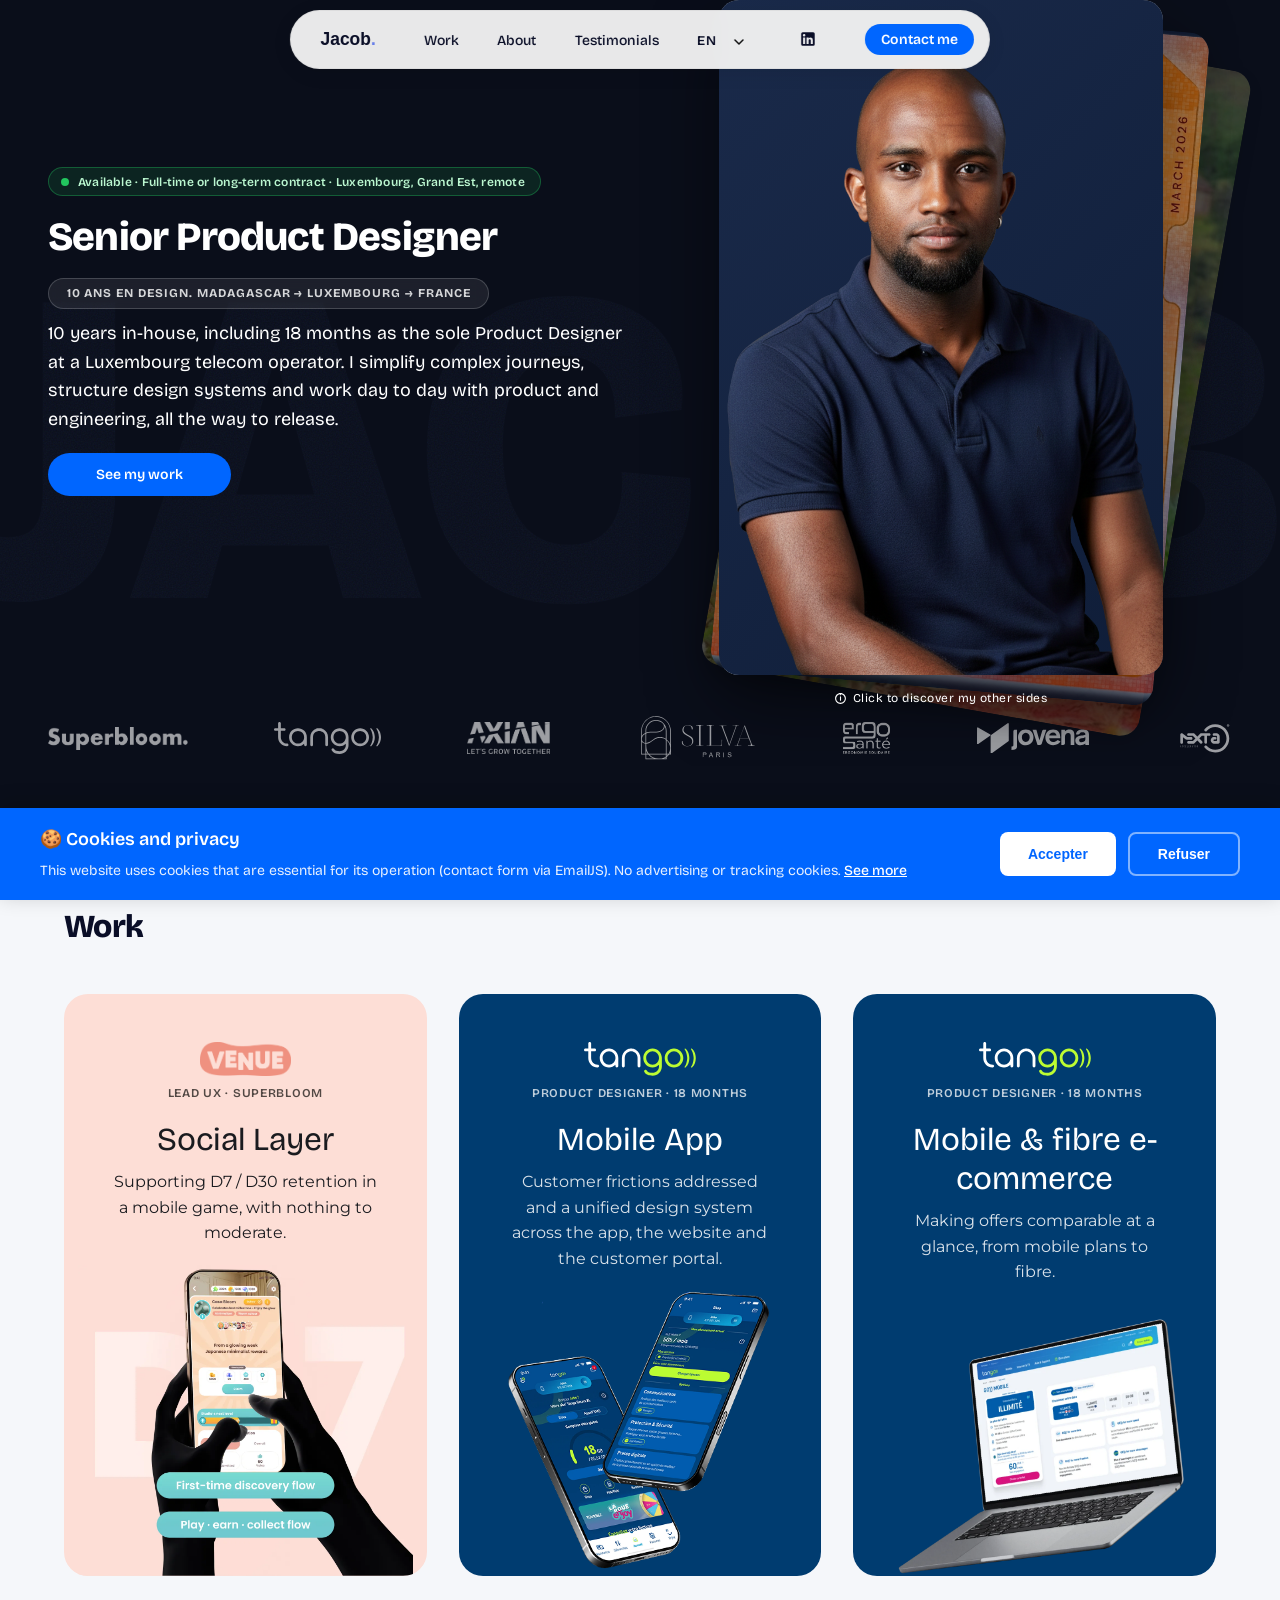
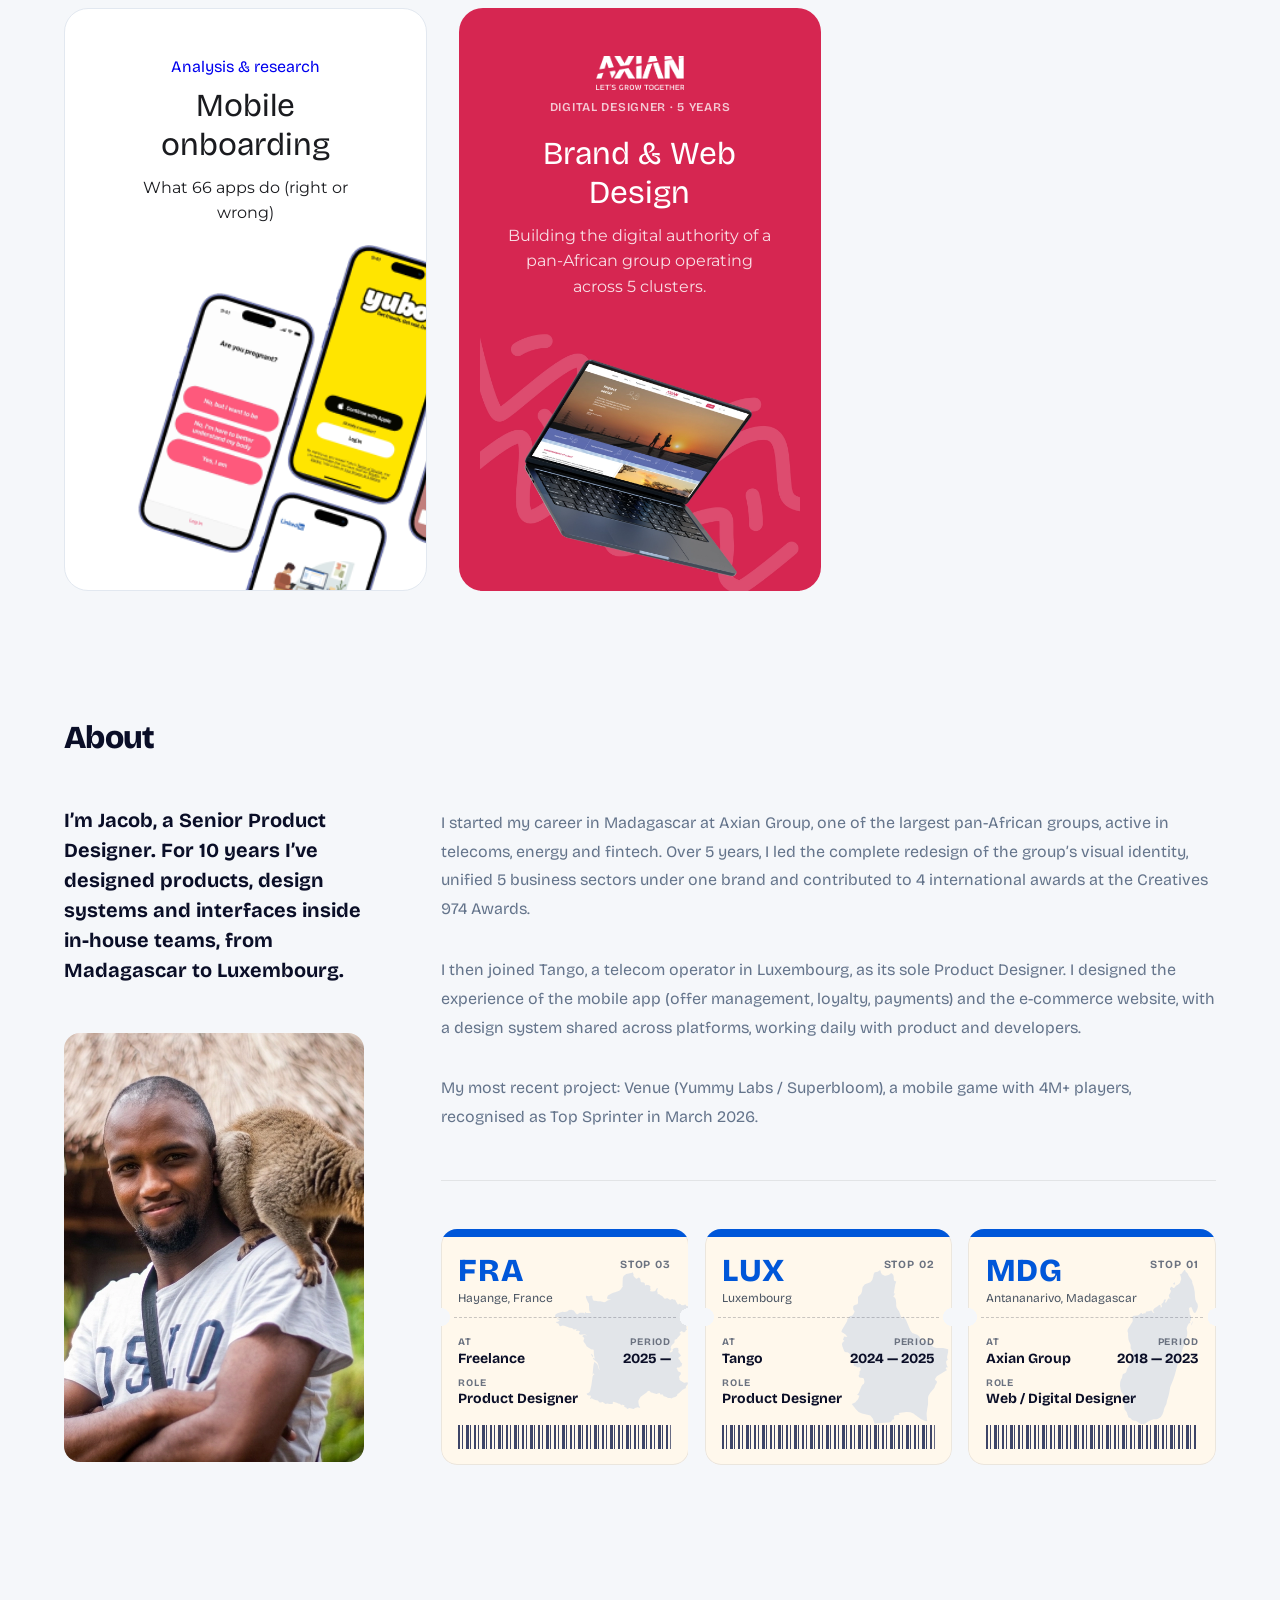
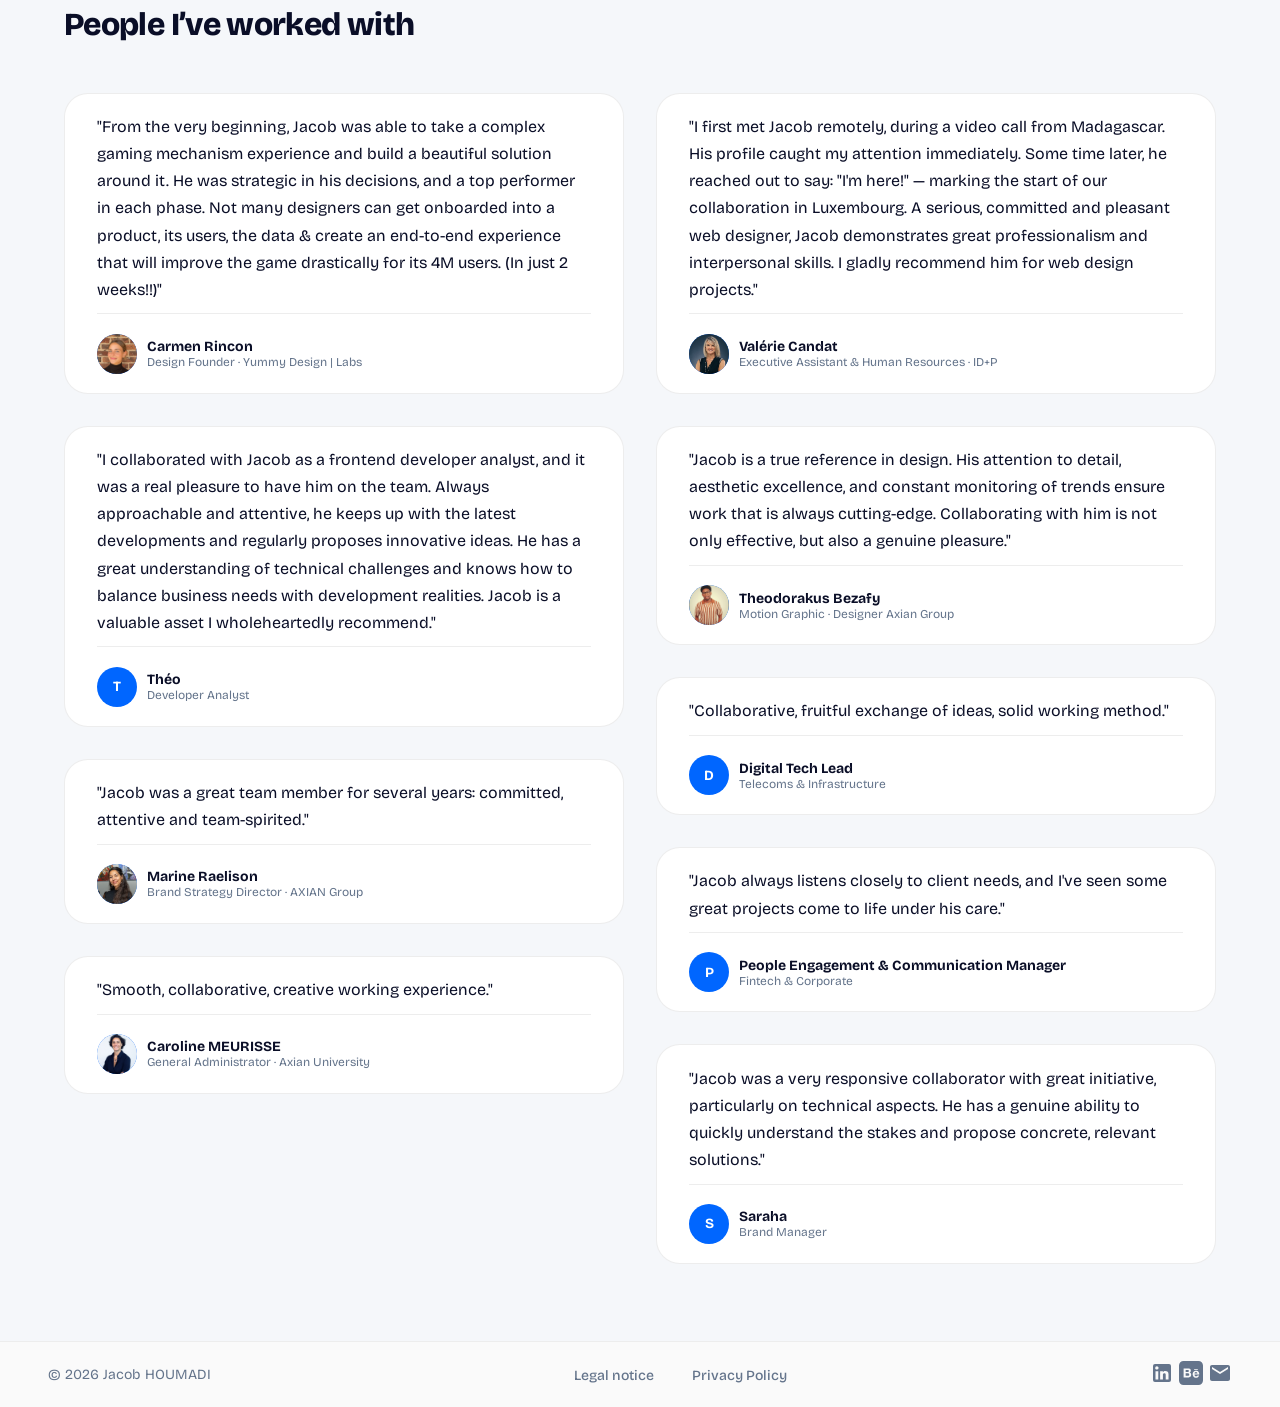
<file: about.html>
<!DOCTYPE html>
<html lang="fr">
<head>
    <meta charset="UTF-8">
    <meta name="viewport" content="width=device-width, initial-scale=1.0">
    <title>À propos | Jacob Houmadi</title>
    <meta name="robots" content="noindex, follow">
    <link rel="canonical" href="https://jacob-houmadi.com/#a-propos">
    <meta http-equiv="refresh" content="0; url=index.html#a-propos">
    <script>window.location.replace('index.html#a-propos');</script>
</head>
<body>
    <p><a href="index.html#a-propos">À propos · Jacob Houmadi</a></p>
</body>
</html>
</file>
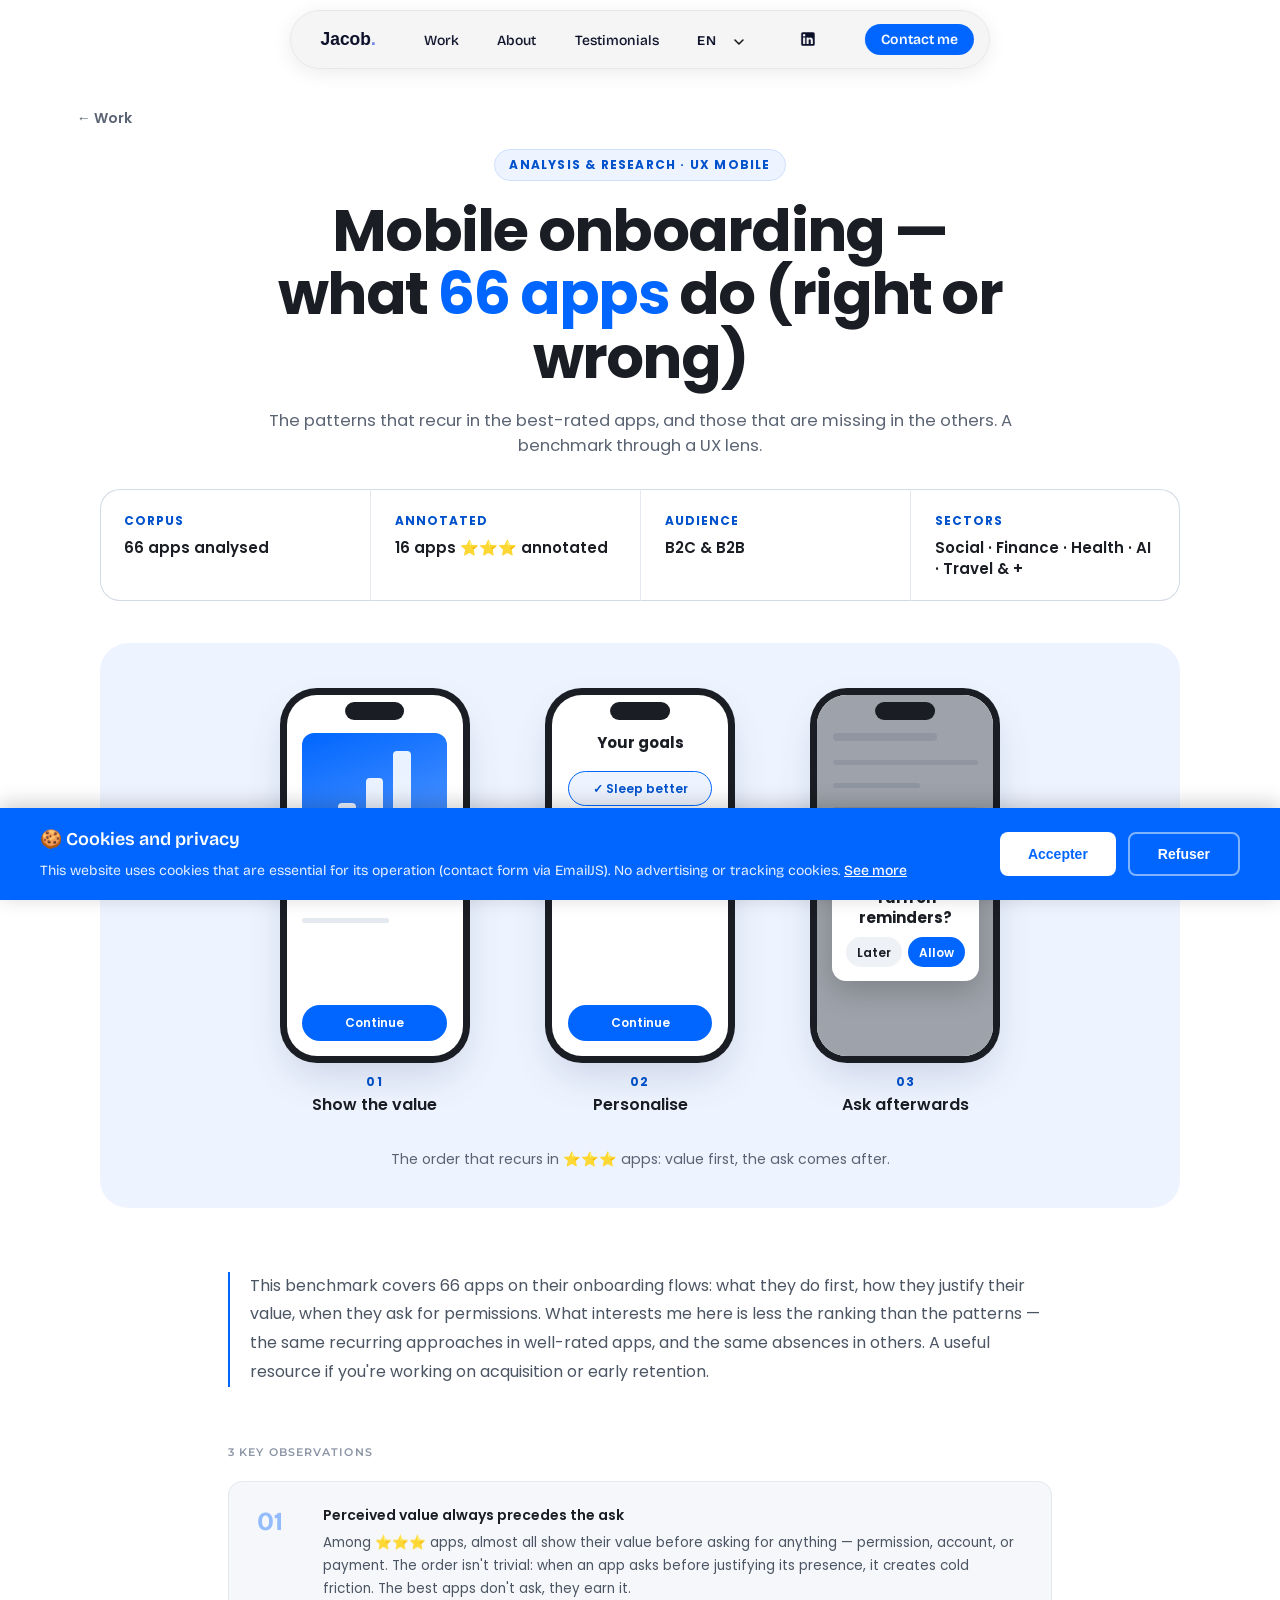
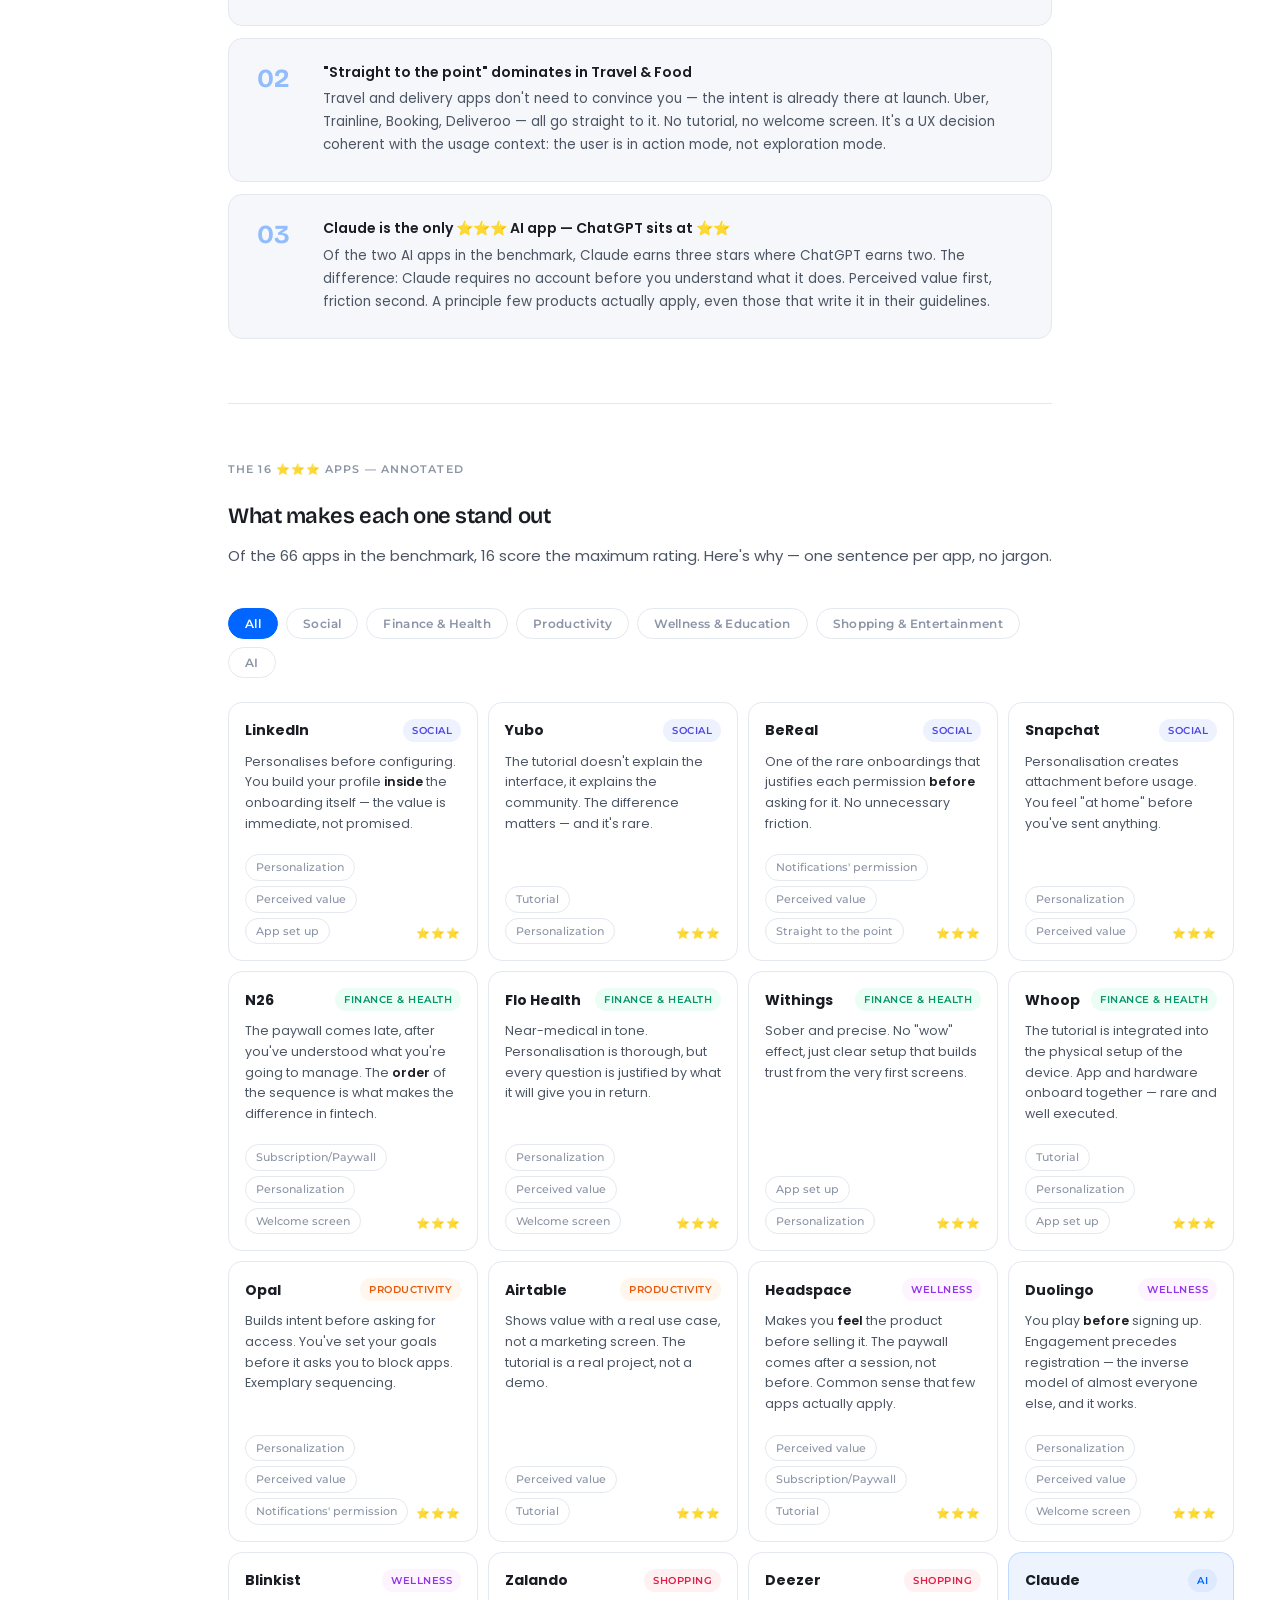
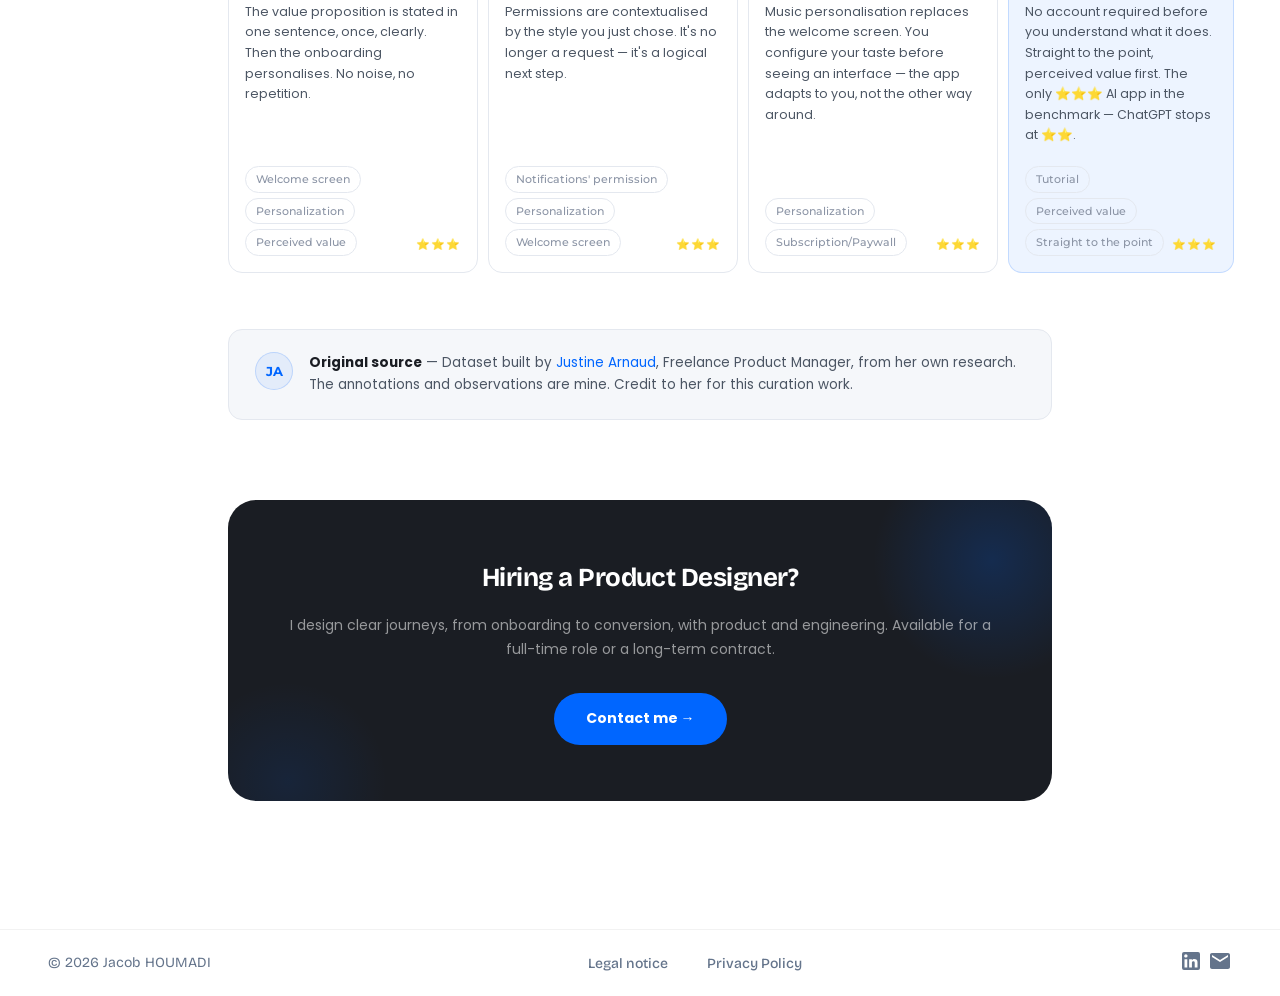
<file: analyse-veille-onboarding.html>
﻿<!DOCTYPE html>
<html lang="fr">
<head>
    <!-- Google tag (gtag.js) -->
    <script async src="https://www.googletagmanager.com/gtag/js?id=G-67D06JS6R4"></script>
    <script>
    window.dataLayer = window.dataLayer || [];
    function gtag(){dataLayer.push(arguments);}
    gtag('js', new Date());
    gtag('config', 'G-67D06JS6R4');
    </script>
    <!-- Google Tag Manager -->
    <script>(function(w,d,s,l,i){w[l]=w[l]||[];w[l].push({'gtm.start':
    new Date().getTime(),event:'gtm.js'});var f=d.getElementsByTagName(s)[0],
    j=d.createElement(s),dl=l!='dataLayer'?'&l='+l:'';j.async=true;j.src=
    'https://www.googletagmanager.com/gtm.js?id='+i+dl;f.parentNode.insertBefore(j,f);
    })(window,document,'script','dataLayer','GTM-PRKVLWBW');</script>
    <!-- End Google Tag Manager -->
    <!-- Microsoft Clarity -->
    <script type="text/javascript">
    (function(c,l,a,r,i,t,y){
        c[a]=c[a]||function(){(c[a].q=c[a].q||[]).push(arguments)};
        t=l.createElement(r);t.async=1;t.src="https://www.clarity.ms/tag/"+i;
        y=l.getElementsByTagName(r)[0];y.parentNode.insertBefore(t,y);
    })(window, document, "clarity", "script", "vjhao9vgsp");
    </script>

    <meta charset="UTF-8">
    <meta name="viewport" content="width=device-width, initial-scale=1.0">
    <title>Benchmark onboarding mobile — 66 apps analysées · Jacob Houmadi</title>
    <meta name="description" content="Analyse de 66 apps mobiles sur leurs patterns d'onboarding : perceived value, personnalisation, paywalls. Les patterns qui reviennent chez les apps les mieux notées.">
    <meta name="author" content="Jacob Houmadi">
    <meta name="robots" content="index, follow">
    <link rel="canonical" href="https://jacob-houmadi.com/analyse-veille-onboarding.html">

    <!-- Open Graph -->
    <meta property="og:type" content="website">
    <meta property="og:url" content="https://jacob-houmadi.com/analyse-veille-onboarding.html">
    <meta property="og:title" content="Benchmark onboarding mobile — 66 apps analysées · Jacob Houmadi">
    <meta property="og:description" content="Ce que les meilleures apps font (et que les autres ratent) dans leurs premiers écrans.">
    <meta property="og:image" content="https://jacob-houmadi.com/og-image.jpg">

    <!-- Favicon -->
    <link rel="icon" type="image/png" sizes="32x32" href="favicon-32x32.png">
    <link rel="icon" type="image/png" sizes="16x16" href="favicon-16x16.png">
    <link rel="apple-touch-icon" sizes="180x180" href="/apple-touch-icon.png">

    <!-- Preconnect -->
    <link rel="preconnect" href="https://fonts.googleapis.com">
    <link rel="preconnect" href="https://fonts.gstatic.com" crossorigin>

    <!-- Fonts -->
    <link href="https://fonts.googleapis.com/css2?family=Bricolage+Grotesque:opsz,wght@12..96,200..800&family=Montserrat:ital,wght@0,100..900;1,100..900&family=Poppins:wght@300;400;500;600;700;800&display=swap" rel="stylesheet">

    <!-- Stylesheets -->
    <link rel="stylesheet" href="styles.css">
    <link rel="stylesheet" href="cookie-consent.css">
    <link rel="stylesheet" href="nav-mobile.css">
    <link rel="stylesheet" href="case-study.css">
    <link rel="stylesheet" href="venue-case-study.css">

    <script src="translations.js" defer></script>
    <script src="contact.js" defer></script>
</head>
<body>
<!-- Google Tag Manager (noscript) -->
<noscript><iframe src="https://www.googletagmanager.com/ns.html?id=GTM-PRKVLWBW"
height="0" width="0" style="display:none;visibility:hidden"></iframe></noscript>

<!-- Cookie Consent Banner -->
<div id="cookieConsent" class="cookie-consent" style="display: none;">
    <div class="cookie-content">
        <div class="cookie-text">
            <h3 data-i18n="cookie.01">🍪 Cookies et confidentialité</h3>
            <p data-i18n-html="cookie.02">Ce site utilise des cookies essentiels pour son fonctionnement. <a href="politique-confidentialite.html">En savoir plus</a></p>
        </div>
        <div class="cookie-buttons">
            <button onclick="acceptCookies()" class="cookie-accept">Accepter</button>
            <button onclick="refuseCookies()" class="cookie-refuse">Refuser</button>
        </div>
    </div>
</div>

<!-- HEADER -->
<header>
    <button class="logo" onclick="window.location.href='index.html'" aria-label="Jacob Houmadi — Accueil">Jacob<span aria-hidden="true">.</span></button>
    <nav class="desktop-nav">
        <ul>
            <li><a href="index.html#travaux" data-i18n="nav.casestudies">Travaux</a></li>
                <li><a href="index.html#a-propos" data-i18n="nav.about">À propos</a></li>
                <li><a href="index.html#temoignages" data-i18n="nav.testimonials">Témoignages</a></li>
            <li>
                <label for="lang-select" class="sr-only">Langue / Language</label>
                <select class="lang-select" onchange="switchLanguage(this.value)" aria-label="Sélectionner la langue">
                    <option value="fr">FR</option>
                    <option value="en">EN</option>
                </select>
            </li>
            <li><a href="https://www.linkedin.com/in/jacob-houmadi" target="_blank" rel="noopener" class="nav-linkedin" aria-label="LinkedIn (nouvel onglet)"><svg width="18" height="18" fill="currentColor" viewBox="0 0 24 24" aria-hidden="true"><path d="M19 3a2 2 0 0 1 2 2v14a2 2 0 0 1-2 2H5a2 2 0 0 1-2-2V5a2 2 0 0 1 2-2h14m-.5 15.5v-5.3a3.26 3.26 0 0 0-3.26-3.26c-.85 0-1.84.52-2.32 1.3v-1.11h-2.79v8.37h2.79v-4.93c0-.77.62-1.4 1.39-1.4a1.4 1.4 0 0 1 1.4 1.4v4.93h2.79M6.88 8.56a1.68 1.68 0 0 0 1.68-1.68c0-.93-.75-1.69-1.68-1.69a1.69 1.69 0 0 0-1.69 1.69c0 .93.76 1.68 1.69 1.68m1.39 9.94v-8.37H5.5v8.37h2.77z"/></svg></a></li>
                <li><a href="mailto:jacob.radonirina@gmail.com" class="nav-cta-btn" onclick="copyEmail(); return false;" data-i18n="nav.discovery">Contactez-moi</a></li>
        </ul>
    </nav>
    <button class="mobile-menu-toggle" onclick="toggleMobileMenu()" aria-label="Menu">
        <span></span><span></span><span></span>
    </button>
</header>

<!-- Menu Mobile Overlay -->
<div class="mobile-menu-overlay" id="mobileMenuOverlay" onclick="closeMobileMenu()"></div>

<!-- Menu Mobile -->
<nav class="mobile-nav" id="mobileNav" aria-label="Navigation mobile">
    <div class="mobile-nav-header">
        <button class="logo-mobile"><img src="Logo-jacob.png" alt="logo"></button>
        <button class="mobile-menu-close" onclick="closeMobileMenu()" aria-label="Fermer le menu">
            <svg width="24" height="24" viewBox="0 0 24 24" fill="none" stroke="currentColor" stroke-width="2">
                <line x1="18" y1="6" x2="6" y2="18"></line>
                <line x1="6" y1="6" x2="18" y2="18"></line>
            </svg>
        </button>
    </div>
    <ul class="mobile-nav-links">
        <li><a href="index.html#travaux" data-i18n="nav.casestudies">Travaux</a></li>
                <li><a href="index.html#a-propos" data-i18n="nav.about">À propos</a></li>
                <li><a href="index.html#temoignages" data-i18n="nav.testimonials">Témoignages</a></li>
                <li><a href="https://www.linkedin.com/in/jacob-houmadi" target="_blank" rel="noopener" class="nav-linkedin nav-linkedin--mobile"><svg width="18" height="18" fill="currentColor" viewBox="0 0 24 24" aria-hidden="true"><path d="M19 3a2 2 0 0 1 2 2v14a2 2 0 0 1-2 2H5a2 2 0 0 1-2-2V5a2 2 0 0 1 2-2h14m-.5 15.5v-5.3a3.26 3.26 0 0 0-3.26-3.26c-.85 0-1.84.52-2.32 1.3v-1.11h-2.79v8.37h2.79v-4.93c0-.77.62-1.4 1.39-1.4a1.4 1.4 0 0 1 1.4 1.4v4.93h2.79M6.88 8.56a1.68 1.68 0 0 0 1.68-1.68c0-.93-.75-1.69-1.68-1.69a1.69 1.69 0 0 0-1.69 1.69c0 .93.76 1.68 1.69 1.68m1.39 9.94v-8.37H5.5v8.37h2.77z"/></svg><span>LinkedIn</span></a></li>
        <li>
            <div class="mobile-lang-switcher" role="group" aria-label="Langue / Language">
                <button class="lang-btn active" data-lang="fr" onclick="setLang('fr')" aria-pressed="true">FR</button>
                <button class="lang-btn" data-lang="en" onclick="setLang('en')" aria-pressed="false">EN</button>
            </div>
        </li>
    </ul>
    <div class="mobile-nav-footer">
        <p data-i18n="mobilenav.p">Disponible pour discuter des opportunités</p>
        <button type="button" onclick="copyEmail(); closeMobileMenu();" class="mobile-cta" data-i18n="mobilenav.cta">Contactez-moi</button>
    </div>
    <div>
        <ul class="footer-nav-legals">
            <li><a href="mentions-legales.html" data-i18n="footer.legal1">Mentions légales</a></li>
            <li><a href="politique-confidentialite.html" data-i18n="footer.legal2">Politiques de confidentialité</a></li>
        </ul>
    </div>
</nav>

<!-- ── PAGE CONTENT ──────────────────────────────────────── -->
<div class="cs-ob-content">

    <div class="vcs vcs--embed vcs--ob">
    <section class="c-hero" id="top">
        <a class="back" href="index.html#travaux" data-i18n="cs.ob.back">← Travaux</a>
        <span class="eyebrow" data-i18n="cs.ob.tag">Analyse &amp; veille · UX Mobile</span>
        <h1 data-i18n-html="cs.ob.h1">Onboarding mobile —<br>ce que <span>66 apps</span> font (bien ou mal)</h1>
        <p class="lead" data-i18n="cs.ob.subtitle">Les patterns qui reviennent chez les apps les mieux notées, et ceux qui manquent chez les autres. Un benchmark vu à travers un regard UX.</p>
        <dl class="meta">
            <div><dt data-i18n="cs.ob.meta.dt1">Corpus</dt><dd data-i18n="cs.ob.meta.1">66 apps analysées</dd></div>
            <div><dt data-i18n="cs.ob.meta.dt2">Annotées</dt><dd data-i18n="cs.ob.meta.2">16 apps ⭐⭐⭐ annotées</dd></div>
            <div><dt data-i18n="cs.ob.meta.dt3">Cible</dt><dd>B2C &amp; B2B</dd></div>
            <div><dt data-i18n="cs.ob.meta.dt4">Secteurs</dt><dd data-i18n="cs.ob.meta.4">Social · Finance · Santé · IA · Travel &amp; +</dd></div>
        </dl>
        <figure class="c-visual c-visual--ob">
            <div class="obf-steps" role="img" aria-label="Séquence d'onboarding des apps les mieux notées : montrer la valeur, personnaliser, puis demander une permission">
                <div class="obf-step">
                    <div class="obf-phone" aria-hidden="true"><div class="obf-notch"></div>
                        <div class="obf-screen">
                            <div class="obf-illu"><span></span><span></span><span></span></div>
                            <div class="obf-line obf-line--h"></div><div class="obf-line"></div><div class="obf-line obf-line--s"></div>
                            <div class="obf-btn" data-i18n="cs.ob.vis.btn">Continuer</div>
                        </div>
                    </div>
                    <div class="obf-label"><b>01</b><span data-i18n="cs.ob.vis.l1">Montrer la valeur</span></div>
                </div>
                <div class="obf-arrow" aria-hidden="true">→</div>
                <div class="obf-step">
                    <div class="obf-phone" aria-hidden="true"><div class="obf-notch"></div>
                        <div class="obf-screen">
                            <div class="obf-title" data-i18n="cs.ob.vis.goals">Vos objectifs</div>
                            <div class="obf-chips">
                                <div class="obf-chip on" data-i18n="cs.ob.vis.c1">Mieux dormir</div>
                                <div class="obf-chip" data-i18n="cs.ob.vis.c2">Moins stresser</div>
                                <div class="obf-chip on" data-i18n="cs.ob.vis.c3">Se concentrer</div>
                            </div>
                            <div class="obf-btn" data-i18n="cs.ob.vis.btn">Continuer</div>
                        </div>
                    </div>
                    <div class="obf-label"><b>02</b><span data-i18n="cs.ob.vis.l2">Personnaliser</span></div>
                </div>
                <div class="obf-arrow" aria-hidden="true">→</div>
                <div class="obf-step">
                    <div class="obf-phone" aria-hidden="true"><div class="obf-notch"></div>
                        <div class="obf-screen obf-screen--ask">
                            <div class="obf-line obf-line--h"></div><div class="obf-line"></div><div class="obf-line obf-line--s"></div><div class="obf-line"></div>
                            <div class="obf-scrim"></div>
                            <div class="obf-dialog">
                                <div class="obf-bell">🔔</div>
                                <div class="obf-title" data-i18n="cs.ob.vis.ask">Activer les rappels ?</div>
                                <div class="obf-dialog-actions"><span data-i18n="cs.ob.vis.later">Plus tard</span><span data-i18n="cs.ob.vis.allow">Autoriser</span></div>
                            </div>
                        </div>
                    </div>
                    <div class="obf-label"><b>03</b><span data-i18n="cs.ob.vis.l3">Demander ensuite</span></div>
                </div>
            </div>
            <figcaption data-i18n="cs.ob.vis.cap">L’ordre qui revient chez les apps ⭐⭐⭐ : la valeur d’abord, la demande ensuite.</figcaption>
        </figure>
    </section>
    </div>

    <!-- Prose content -->
    <main class="ob-prose">

        <!-- Intro -->
        <p class="ob-intro reveal" data-i18n="cs.ob.intro">
            Ce benchmark recense 66 apps sur leurs flux d'onboarding : ce qu'elles font en premier, comment elles justifient leur valeur, quand elles demandent des permissions. Ce qui m'intéresse ici, c'est moins le classement que les récurrences — les mêmes patterns qui reviennent chez les apps bien notées, et les mêmes absences chez les autres. Une ressource utile si vous travaillez sur l'acquisition ou la rétention early.
        </p>

        <!-- Key observations -->
        <div class="ob-section-label reveal" data-i18n="cs.ob.label.obs">3 observations clés</div>

        <div class="ob-observations">
            <div class="ob-obs-card reveal reveal--delay-1">
                <div class="ob-obs-num">01</div>
                <div>
                    <div class="ob-obs-title" data-i18n="cs.ob.obs1.title">Le perceived value précède toujours la demande</div>
                    <div class="ob-obs-body" data-i18n="cs.ob.obs1.body">Parmi les apps ⭐⭐⭐, presque toutes montrent leur valeur avant de demander quoi que ce soit — permission, compte, ou paiement. L'ordre n'est pas anodin : quand une app demande avant d'avoir justifié sa présence, elle crée une friction à froid. Les meilleures apps ne demandent pas, elles méritent.</div>
                </div>
            </div>

            <div class="ob-obs-card reveal reveal--delay-2">
                <div class="ob-obs-num">02</div>
                <div>
                    <div class="ob-obs-title" data-i18n="cs.ob.obs2.title">"Straight to the point" domine en Travel &amp; Food</div>
                    <div class="ob-obs-body" data-i18n="cs.ob.obs2.body">Les apps de voyage et de livraison n'ont pas besoin de vous convaincre : l'intention est déjà là à l'ouverture. Uber, Trainline, Booking, Deliveroo — tous vont droit au but. Aucun tutorial, aucun welcome screen. C'est une décision UX cohérente avec le contexte d'usage : l'utilisateur est en situation, pas en exploration.</div>
                </div>
            </div>

            <div class="ob-obs-card reveal reveal--delay-3">
                <div class="ob-obs-num">03</div>
                <div>
                    <div class="ob-obs-title" data-i18n="cs.ob.obs3.title">Claude est la seule app IA ⭐⭐⭐ — ChatGPT est à ⭐⭐</div>
                    <div class="ob-obs-body" data-i18n="cs.ob.obs3.body">Sur les deux apps IA du benchmark, Claude obtient trois étoiles là où ChatGPT en obtient deux. La différence : Claude ne demande aucun compte avant que vous ayez compris ce que ça fait. Perceived value d'abord, friction ensuite. Un principe que peu de produits appliquent réellement, même ceux qui le formulent dans leurs guidelines.</div>
                </div>
            </div>
        </div>

        <hr>

        <!-- Apps annotées -->
        <div class="ob-section-label reveal" data-i18n="cs.ob.label.apps">Les 16 apps ⭐⭐⭐ — annotées</div>
        <h2 class="reveal" data-i18n="cs.ob.h2.apps">Ce que chacune fait de remarquable</h2>
        <p class="ob-section-intro reveal reveal--delay-1" data-i18n="cs.ob.apps.intro">
            Parmi les 66 apps du benchmark, 16 obtiennent la note maximale. Voici pourquoi — en une phrase par app, sans jargon.
        </p>

        <!-- Filter pills -->
        <div class="ob-filter-bar reveal">
            <button class="ob-filter-pill ob-filter-pill--active" data-filter="all" data-i18n="cs.ob.filter.all">Tous</button>
            <button class="ob-filter-pill" data-filter="social" data-i18n="cs.ob.filter.social">Social</button>
            <button class="ob-filter-pill" data-filter="finance" data-i18n="cs.ob.filter.finance">Finance &amp; Santé</button>
            <button class="ob-filter-pill" data-filter="productivite" data-i18n="cs.ob.filter.prod">Productivité</button>
            <button class="ob-filter-pill" data-filter="wellness" data-i18n="cs.ob.filter.wellness">Wellness &amp; Éducation</button>
            <button class="ob-filter-pill" data-filter="shopping" data-i18n="cs.ob.filter.shopping">Shopping &amp; Entertainment</button>
            <button class="ob-filter-pill" data-filter="ia" data-i18n="cs.ob.filter.ia">IA</button>
        </div>

        <!-- Apps grid -->
        <div class="ob-apps-grid">

            <div class="ob-app-tile" data-category="social">
                <div class="ob-app-tile-top">
                    <span class="ob-app-tile-name">LinkedIn</span>
                    <span class="ob-cat-badge ob-cat-badge--social" data-i18n="cs.ob.filter.social">Social</span>
                </div>
                <div class="ob-app-tile-annotation" data-i18n-html="cs.ob.app.linkedin">Personnalise avant de configurer. Tu construis ton profil <strong>dans</strong> l'onboarding lui-même — la valeur est immédiate, pas promise.</div>
                <div class="ob-app-tile-footer">
                    <div class="ob-app-tags">
                        <span class="ob-pill" data-i18n="cs.ob.pill.personalization">Personalization</span>
                        <span class="ob-pill" data-i18n="cs.ob.pill.perceived">Perceived value</span>
                        <span class="ob-pill" data-i18n="cs.ob.pill.setup">App set up</span>
                    </div>
                    <div class="ob-stars">⭐⭐⭐</div>
                </div>
            </div>

            <div class="ob-app-tile" data-category="social">
                <div class="ob-app-tile-top">
                    <span class="ob-app-tile-name">Yubo</span>
                    <span class="ob-cat-badge ob-cat-badge--social" data-i18n="cs.ob.filter.social">Social</span>
                </div>
                <div class="ob-app-tile-annotation" data-i18n="cs.ob.app.yubo">Le tutorial n'explique pas l'interface, il explique la communauté. La différence est importante — et rare.</div>
                <div class="ob-app-tile-footer">
                    <div class="ob-app-tags">
                        <span class="ob-pill" data-i18n="cs.ob.pill.tutorial">Tutorial</span>
                        <span class="ob-pill" data-i18n="cs.ob.pill.personalization">Personalization</span>
                    </div>
                    <div class="ob-stars">⭐⭐⭐</div>
                </div>
            </div>

            <div class="ob-app-tile" data-category="social">
                <div class="ob-app-tile-top">
                    <span class="ob-app-tile-name">BeReal</span>
                    <span class="ob-cat-badge ob-cat-badge--social" data-i18n="cs.ob.filter.social">Social</span>
                </div>
                <div class="ob-app-tile-annotation" data-i18n-html="cs.ob.app.bereal">L'un des rares onboardings qui justifie chaque permission <strong>avant</strong> de la demander. Aucune friction gratuite.</div>
                <div class="ob-app-tile-footer">
                    <div class="ob-app-tags">
                        <span class="ob-pill" data-i18n="cs.ob.pill.notif">Notifications' permission</span>
                        <span class="ob-pill" data-i18n="cs.ob.pill.perceived">Perceived value</span>
                        <span class="ob-pill" data-i18n="cs.ob.pill.sttp">Straight to the point</span>
                    </div>
                    <div class="ob-stars">⭐⭐⭐</div>
                </div>
            </div>

            <div class="ob-app-tile" data-category="social">
                <div class="ob-app-tile-top">
                    <span class="ob-app-tile-name">Snapchat</span>
                    <span class="ob-cat-badge ob-cat-badge--social" data-i18n="cs.ob.filter.social">Social</span>
                </div>
                <div class="ob-app-tile-annotation" data-i18n="cs.ob.app.snapchat">La personnalisation crée l'attachement avant l'usage. Tu te sens déjà "chez toi" avant d'avoir envoyé quoi que ce soit.</div>
                <div class="ob-app-tile-footer">
                    <div class="ob-app-tags">
                        <span class="ob-pill" data-i18n="cs.ob.pill.personalization">Personalization</span>
                        <span class="ob-pill" data-i18n="cs.ob.pill.perceived">Perceived value</span>
                    </div>
                    <div class="ob-stars">⭐⭐⭐</div>
                </div>
            </div>

            <div class="ob-app-tile" data-category="finance">
                <div class="ob-app-tile-top">
                    <span class="ob-app-tile-name">N26</span>
                    <span class="ob-cat-badge ob-cat-badge--finance" data-i18n="cs.ob.cat.finance">Finance &amp; Santé</span>
                </div>
                <div class="ob-app-tile-annotation" data-i18n-html="cs.ob.app.n26">Le paywall arrive tard, après que tu as compris ce que tu allais gérer. L'<strong>ordre</strong> de la séquence est ce qui fait la différence dans le financier.</div>
                <div class="ob-app-tile-footer">
                    <div class="ob-app-tags">
                        <span class="ob-pill" data-i18n="cs.ob.pill.paywall">Subscription/Paywall</span>
                        <span class="ob-pill" data-i18n="cs.ob.pill.personalization">Personalization</span>
                        <span class="ob-pill" data-i18n="cs.ob.pill.welcome">Welcome screen</span>
                    </div>
                    <div class="ob-stars">⭐⭐⭐</div>
                </div>
            </div>

            <div class="ob-app-tile" data-category="finance">
                <div class="ob-app-tile-top">
                    <span class="ob-app-tile-name">Flo Health</span>
                    <span class="ob-cat-badge ob-cat-badge--finance" data-i18n="cs.ob.cat.finance">Finance &amp; Santé</span>
                </div>
                <div class="ob-app-tile-annotation" data-i18n="cs.ob.app.flo">Onboarding quasi médical dans le ton. La personnalisation est poussée, mais chaque question est justifiée par ce qu'elle va te donner en retour.</div>
                <div class="ob-app-tile-footer">
                    <div class="ob-app-tags">
                        <span class="ob-pill" data-i18n="cs.ob.pill.personalization">Personalization</span>
                        <span class="ob-pill" data-i18n="cs.ob.pill.perceived">Perceived value</span>
                        <span class="ob-pill" data-i18n="cs.ob.pill.welcome">Welcome screen</span>
                    </div>
                    <div class="ob-stars">⭐⭐⭐</div>
                </div>
            </div>

            <div class="ob-app-tile" data-category="finance">
                <div class="ob-app-tile-top">
                    <span class="ob-app-tile-name">Withings</span>
                    <span class="ob-cat-badge ob-cat-badge--finance" data-i18n="cs.ob.cat.finance">Finance &amp; Santé</span>
                </div>
                <div class="ob-app-tile-annotation" data-i18n="cs.ob.app.withings">Sobre et précis. Aucun effet "wow", juste une configuration claire qui donne confiance dans le produit dès les premiers écrans.</div>
                <div class="ob-app-tile-footer">
                    <div class="ob-app-tags">
                        <span class="ob-pill" data-i18n="cs.ob.pill.setup">App set up</span>
                        <span class="ob-pill" data-i18n="cs.ob.pill.personalization">Personalization</span>
                    </div>
                    <div class="ob-stars">⭐⭐⭐</div>
                </div>
            </div>

            <div class="ob-app-tile" data-category="finance">
                <div class="ob-app-tile-top">
                    <span class="ob-app-tile-name">Whoop</span>
                    <span class="ob-cat-badge ob-cat-badge--finance" data-i18n="cs.ob.cat.finance">Finance &amp; Santé</span>
                </div>
                <div class="ob-app-tile-annotation" data-i18n="cs.ob.app.whoop">Le tutorial est intégré au setup physique de l'objet. L'app et le hardware s'onboardent en même temps — c'est rare et bien exécuté.</div>
                <div class="ob-app-tile-footer">
                    <div class="ob-app-tags">
                        <span class="ob-pill" data-i18n="cs.ob.pill.tutorial">Tutorial</span>
                        <span class="ob-pill" data-i18n="cs.ob.pill.personalization">Personalization</span>
                        <span class="ob-pill" data-i18n="cs.ob.pill.setup">App set up</span>
                    </div>
                    <div class="ob-stars">⭐⭐⭐</div>
                </div>
            </div>

            <div class="ob-app-tile" data-category="productivite">
                <div class="ob-app-tile-top">
                    <span class="ob-app-tile-name">Opal</span>
                    <span class="ob-cat-badge ob-cat-badge--prod" data-i18n="cs.ob.filter.prod">Productivité</span>
                </div>
                <div class="ob-app-tile-annotation" data-i18n="cs.ob.app.opal">Construit l'intention avant de demander l'accès. Tu as défini tes objectifs avant qu'il te demande de bloquer des apps. Séquence exemplaire.</div>
                <div class="ob-app-tile-footer">
                    <div class="ob-app-tags">
                        <span class="ob-pill" data-i18n="cs.ob.pill.personalization">Personalization</span>
                        <span class="ob-pill" data-i18n="cs.ob.pill.perceived">Perceived value</span>
                        <span class="ob-pill" data-i18n="cs.ob.pill.notif">Notifications' permission</span>
                    </div>
                    <div class="ob-stars">⭐⭐⭐</div>
                </div>
            </div>

            <div class="ob-app-tile" data-category="productivite">
                <div class="ob-app-tile-top">
                    <span class="ob-app-tile-name">Airtable</span>
                    <span class="ob-cat-badge ob-cat-badge--prod" data-i18n="cs.ob.filter.prod">Productivité</span>
                </div>
                <div class="ob-app-tile-annotation" data-i18n="cs.ob.app.airtable">Montre la valeur avec un vrai cas d'usage, pas un écran de marketing. Le tutorial est un vrai projet, pas une démo.</div>
                <div class="ob-app-tile-footer">
                    <div class="ob-app-tags">
                        <span class="ob-pill" data-i18n="cs.ob.pill.perceived">Perceived value</span>
                        <span class="ob-pill" data-i18n="cs.ob.pill.tutorial">Tutorial</span>
                    </div>
                    <div class="ob-stars">⭐⭐⭐</div>
                </div>
            </div>

            <div class="ob-app-tile" data-category="wellness">
                <div class="ob-app-tile-top">
                    <span class="ob-app-tile-name">Headspace</span>
                    <span class="ob-cat-badge ob-cat-badge--wellness" data-i18n="cs.ob.cat.wellness">Wellness</span>
                </div>
                <div class="ob-app-tile-annotation" data-i18n-html="cs.ob.app.headspace">Fait <strong>ressentir</strong> le produit avant de le vendre. Le paywall arrive après une session, pas avant. Du bon sens que peu d'apps appliquent réellement.</div>
                <div class="ob-app-tile-footer">
                    <div class="ob-app-tags">
                        <span class="ob-pill" data-i18n="cs.ob.pill.perceived">Perceived value</span>
                        <span class="ob-pill" data-i18n="cs.ob.pill.paywall">Subscription/Paywall</span>
                        <span class="ob-pill" data-i18n="cs.ob.pill.tutorial">Tutorial</span>
                    </div>
                    <div class="ob-stars">⭐⭐⭐</div>
                </div>
            </div>

            <div class="ob-app-tile" data-category="wellness">
                <div class="ob-app-tile-top">
                    <span class="ob-app-tile-name">Duolingo</span>
                    <span class="ob-cat-badge ob-cat-badge--wellness" data-i18n="cs.ob.cat.wellness">Wellness</span>
                </div>
                <div class="ob-app-tile-annotation" data-i18n-html="cs.ob.app.duolingo">Tu joues <strong>avant</strong> de t'inscrire. L'engagement précède l'inscription — le modèle inverse de presque tout le monde, et ça fonctionne.</div>
                <div class="ob-app-tile-footer">
                    <div class="ob-app-tags">
                        <span class="ob-pill" data-i18n="cs.ob.pill.personalization">Personalization</span>
                        <span class="ob-pill" data-i18n="cs.ob.pill.perceived">Perceived value</span>
                        <span class="ob-pill" data-i18n="cs.ob.pill.welcome">Welcome screen</span>
                    </div>
                    <div class="ob-stars">⭐⭐⭐</div>
                </div>
            </div>

            <div class="ob-app-tile" data-category="wellness">
                <div class="ob-app-tile-top">
                    <span class="ob-app-tile-name">Blinkist</span>
                    <span class="ob-cat-badge ob-cat-badge--wellness" data-i18n="cs.ob.cat.wellness">Wellness</span>
                </div>
                <div class="ob-app-tile-annotation" data-i18n="cs.ob.app.blinkist">La proposition de valeur est énoncée en une phrase, une fois, clairement. Puis l'onboarding personnalise. Pas de bruit, pas de répétition.</div>
                <div class="ob-app-tile-footer">
                    <div class="ob-app-tags">
                        <span class="ob-pill" data-i18n="cs.ob.pill.welcome">Welcome screen</span>
                        <span class="ob-pill" data-i18n="cs.ob.pill.personalization">Personalization</span>
                        <span class="ob-pill" data-i18n="cs.ob.pill.perceived">Perceived value</span>
                    </div>
                    <div class="ob-stars">⭐⭐⭐</div>
                </div>
            </div>

            <div class="ob-app-tile" data-category="shopping">
                <div class="ob-app-tile-top">
                    <span class="ob-app-tile-name">Zalando</span>
                    <span class="ob-cat-badge ob-cat-badge--shopping" data-i18n="cs.ob.cat.shopping">Shopping</span>
                </div>
                <div class="ob-app-tile-annotation" data-i18n="cs.ob.app.zalando">Les permissions sont contextualisées par le style que tu viens de choisir. Ce n'est plus une demande — c'est une suite logique.</div>
                <div class="ob-app-tile-footer">
                    <div class="ob-app-tags">
                        <span class="ob-pill" data-i18n="cs.ob.pill.notif">Notifications' permission</span>
                        <span class="ob-pill" data-i18n="cs.ob.pill.personalization">Personalization</span>
                        <span class="ob-pill" data-i18n="cs.ob.pill.welcome">Welcome screen</span>
                    </div>
                    <div class="ob-stars">⭐⭐⭐</div>
                </div>
            </div>

            <div class="ob-app-tile" data-category="shopping">
                <div class="ob-app-tile-top">
                    <span class="ob-app-tile-name">Deezer</span>
                    <span class="ob-cat-badge ob-cat-badge--shopping" data-i18n="cs.ob.cat.shopping">Shopping</span>
                </div>
                <div class="ob-app-tile-annotation" data-i18n="cs.ob.app.deezer">La personnalisation musicale remplace l'écran de bienvenue. Tu configures ton goût avant de voir une interface — c'est l'app qui s'adapte à toi, pas l'inverse.</div>
                <div class="ob-app-tile-footer">
                    <div class="ob-app-tags">
                        <span class="ob-pill" data-i18n="cs.ob.pill.personalization">Personalization</span>
                        <span class="ob-pill" data-i18n="cs.ob.pill.paywall">Subscription/Paywall</span>
                    </div>
                    <div class="ob-stars">⭐⭐⭐</div>
                </div>
            </div>

            <div class="ob-app-tile ob-app-tile--highlight" data-category="ia">
                <div class="ob-app-tile-top">
                    <span class="ob-app-tile-name">Claude</span>
                    <span class="ob-cat-badge ob-cat-badge--ia" data-i18n="cs.ob.filter.ia">IA</span>
                </div>
                <div class="ob-app-tile-annotation" data-i18n="cs.ob.app.claude">Aucun compte demandé avant d'avoir compris ce que ça fait. Straight to the point, perceived value d'abord. La seule app IA ⭐⭐⭐ du benchmark — ChatGPT s'arrête à ⭐⭐.</div>
                <div class="ob-app-tile-footer">
                    <div class="ob-app-tags">
                        <span class="ob-pill" data-i18n="cs.ob.pill.tutorial">Tutorial</span>
                        <span class="ob-pill" data-i18n="cs.ob.pill.perceived">Perceived value</span>
                        <span class="ob-pill" data-i18n="cs.ob.pill.sttp">Straight to the point</span>
                    </div>
                    <div class="ob-stars">⭐⭐⭐</div>
                </div>
            </div>

        </div>

        <!-- Credit -->
        <div class="ob-credit-box reveal">
            <div class="ob-credit-icon">JA</div>
            <div class="ob-credit-text" data-i18n-html="cs.ob.credit">
                <strong>Source originale</strong> — Base de données construite par <a href="https://irradiated-hoverfly-94c.notion.site/Mobile-app-onboarding-benchmark-DB-c45f942b04f64d8290ecc188acf7df6b" target="_blank" rel="noopener">Justine Arnaud</a>, Freelance Product Manager, à partir de ses propres recherches. Les annotations et observations sont les miennes. Merci à elle pour ce travail de curation.
            </div>
        </div>

        <!-- CTA -->
        <div class="cta-block reveal reveal--delay-1">
            <h2 data-i18n="cs.ob.cta.h2">Vous recrutez un Product Designer ?</h2>
            <p data-i18n="cs.ob.cta.p">Je conçois des parcours clairs, de l’onboarding à la conversion, avec le produit et la tech. Disponible en CDI ou en mission longue.</p>
            <a href="mailto:jacob.radonirina@gmail.com" class="cta-btn" onclick="copyEmail(); return false;" data-i18n="cs.ob.cta.btn">Contactez-moi →</a>
        </div>

    </main>
</div>
<!-- ── END PAGE CONTENT ──────────────────────────────────── -->

<!-- ── FOOTER ──────────────────────────────────────────── -->
<footer>
    <div class="footer-content">
        <div class="footer-text">© <span id="year"></span> Jacob HOUMADI</div>
        <nav class="desktop-nav">
            <ul class="footer-nav-legals">
                <li><a href="mentions-legales.html" data-i18n="footer.legal1">Mentions légales</a></li>
                <li><a href="politique-confidentialite.html" data-i18n="footer.legal2">Politique de confidentialité</a></li>
            </ul>
        </nav>
        <div class="social-links">
            <a href="https://www.linkedin.com/in/jacob-houmadi" target="_blank" aria-label="Linkedin">
                <svg width="24" height="24" fill="currentColor" viewBox="0 0 24 24"><path d="M19 3a2 2 0 0 1 2 2v14a2 2 0 0 1-2 2H5a2 2 0 0 1-2-2V5a2 2 0 0 1 2-2h14m-.5 15.5v-5.3a3.26 3.26 0 0 0-3.26-3.26c-.85 0-1.84.52-2.32 1.3v-1.11h-2.79v8.37h2.79v-4.93c0-.77.62-1.4 1.39-1.4a1.4 1.4 0 0 1 1.4 1.4v4.93h2.79M6.88 8.56a1.68 1.68 0 0 0 1.68-1.68c0-.93-.75-1.69-1.68-1.69a1.69 1.69 0 0 0-1.69 1.69c0 .93.76 1.68 1.69 1.68m1.39 9.94v-8.37H5.5v8.37h2.77z"/></svg>
            </a>
            <a href="mailto:jacob.radonirina@gmail.com" aria-label="Email">
                <svg width="24" height="24" fill="currentColor" viewBox="0 0 24 24"><path d="M20 4H4c-1.1 0-1.99.9-1.99 2L2 18c0 1.1.9 2 2 2h16c1.1 0 2-.9 2-2V6c0-1.1-.9-2-2-2zm0 4l-8 5-8-5V6l8 5 8-5v2z"/></svg>
            </a>
        </div>
    </div>
</footer>

<script>
    document.getElementById("year").innerHTML = new Date().getFullYear();


    // ── Cookie Consent ──────────────────────────────────────
    function checkCookieConsent() {
        if (!localStorage.getItem('cookieConsent')) {
            setTimeout(() => { document.getElementById('cookieConsent').style.display = 'block'; }, 1000);
        }
    }
    function acceptCookies() { localStorage.setItem('cookieConsent','accepted'); document.getElementById('cookieConsent').style.display='none'; }
    function refuseCookies() { localStorage.setItem('cookieConsent','refused');  document.getElementById('cookieConsent').style.display='none'; }
    checkCookieConsent();

    // ── Analytics ───────────────────────────────────────────
    function trackEvent(eventName, eventParams = {}) {
        window.dataLayer = window.dataLayer || [];
        window.dataLayer.push({ 'event': eventName, ...eventParams });
    }


    // ── Modal Management ────────────────────────────────────
    let modalTrigger = null;

    function openModal(modalName) {
        modalTrigger = document.activeElement;
        closeAllModals();
        const modal = document.getElementById(modalName + 'Modal');
        if (modal) {
            modal.classList.add('active');
            document.body.style.overflow = 'hidden';
            const closeBtn = modal.querySelector('.close-btn');
            if (closeBtn) setTimeout(() => closeBtn.focus(), 50);
        }
    }

    function closeModal(modalName) {
        const modal = document.getElementById(modalName + 'Modal');
        if (modal) modal.classList.remove('active');
        document.body.style.overflow = 'auto';
        if (modalTrigger) { modalTrigger.focus(); modalTrigger = null; }
    }

    function closeAllModals() {
        document.querySelectorAll('.modal.active').forEach(m => m.classList.remove('active'));
        document.body.style.overflow = 'auto';
    }

    window.onclick = function(event) {
        if (event.target.classList.contains('modal')) closeModal(event.target.id.replace('Modal',''));
    };

    // ── Mobile Menu ─────────────────────────────────────────
    function toggleMobileMenu() {
        document.getElementById('mobileNav').classList.contains('active') ? closeMobileMenu() : openMobileMenu();
    }
    function openMobileMenu() {
        document.getElementById('mobileNav').classList.add('active');
        document.getElementById('mobileMenuOverlay').classList.add('active');
        document.body.style.overflow = 'hidden';
        syncMobileLangSwitcher();
    }
    function closeMobileMenu() {
        document.getElementById('mobileNav').classList.remove('active');
        document.getElementById('mobileMenuOverlay').classList.remove('active');
        document.body.style.overflow = 'auto';
        document.querySelector('.mobile-menu-toggle').focus();
    }
    function syncMobileLangSwitcher() {
        const currentLang = localStorage.getItem('lang') || 'fr';
        document.querySelectorAll('.lang-btn').forEach(btn => {
            const isActive = btn.getAttribute('data-lang') === currentLang;
            btn.classList.toggle('active', isActive);
            btn.setAttribute('aria-pressed', isActive.toString());
        });
    }


        // (Header auto-hide retiré : la nav reste visible au scroll)

    // ── Scroll Reveal ───────────────────────────────────────
    (function() {
        const observer = new IntersectionObserver(function(entries) {
            entries.forEach(function(entry) {
                if (entry.isIntersecting) {
                    entry.target.classList.add('is-visible');
                    observer.unobserve(entry.target);
                }
            });
        }, { threshold: 0.1 });
        document.querySelectorAll('.reveal').forEach(function(el) { observer.observe(el); });
        // Filet de sécurité : tout afficher si l'observer ne s'est pas déclenché
        setTimeout(function() { document.querySelectorAll('.reveal:not(.is-visible)').forEach(function(el) { if (el.getBoundingClientRect().top < window.innerHeight) el.classList.add('is-visible'); }); }, 1500);
    })();

    // ── App filter ──────────────────────────────────────────
    (function() {
        const pills = document.querySelectorAll('.ob-filter-pill');
        const tiles = document.querySelectorAll('.ob-app-tile');
        pills.forEach(function(pill) {
            pill.addEventListener('click', function() {
                pills.forEach(p => p.classList.remove('ob-filter-pill--active'));
                pill.classList.add('ob-filter-pill--active');
                const filter = pill.getAttribute('data-filter');
                tiles.forEach(function(tile) {
                    const match = filter === 'all' || tile.getAttribute('data-category') === filter;
                    tile.classList.toggle('ob-app-tile--hidden', !match);
                });
            });
        });
    })();

    // ── Service Worker ──────────────────────────────────────
    if ('serviceWorker' in navigator) {
        window.addEventListener('load', () => {
            navigator.serviceWorker.register('/sw.js').then(() => {}).catch(() => {});
        });
    }
</script>
</body>
</html>
</file>
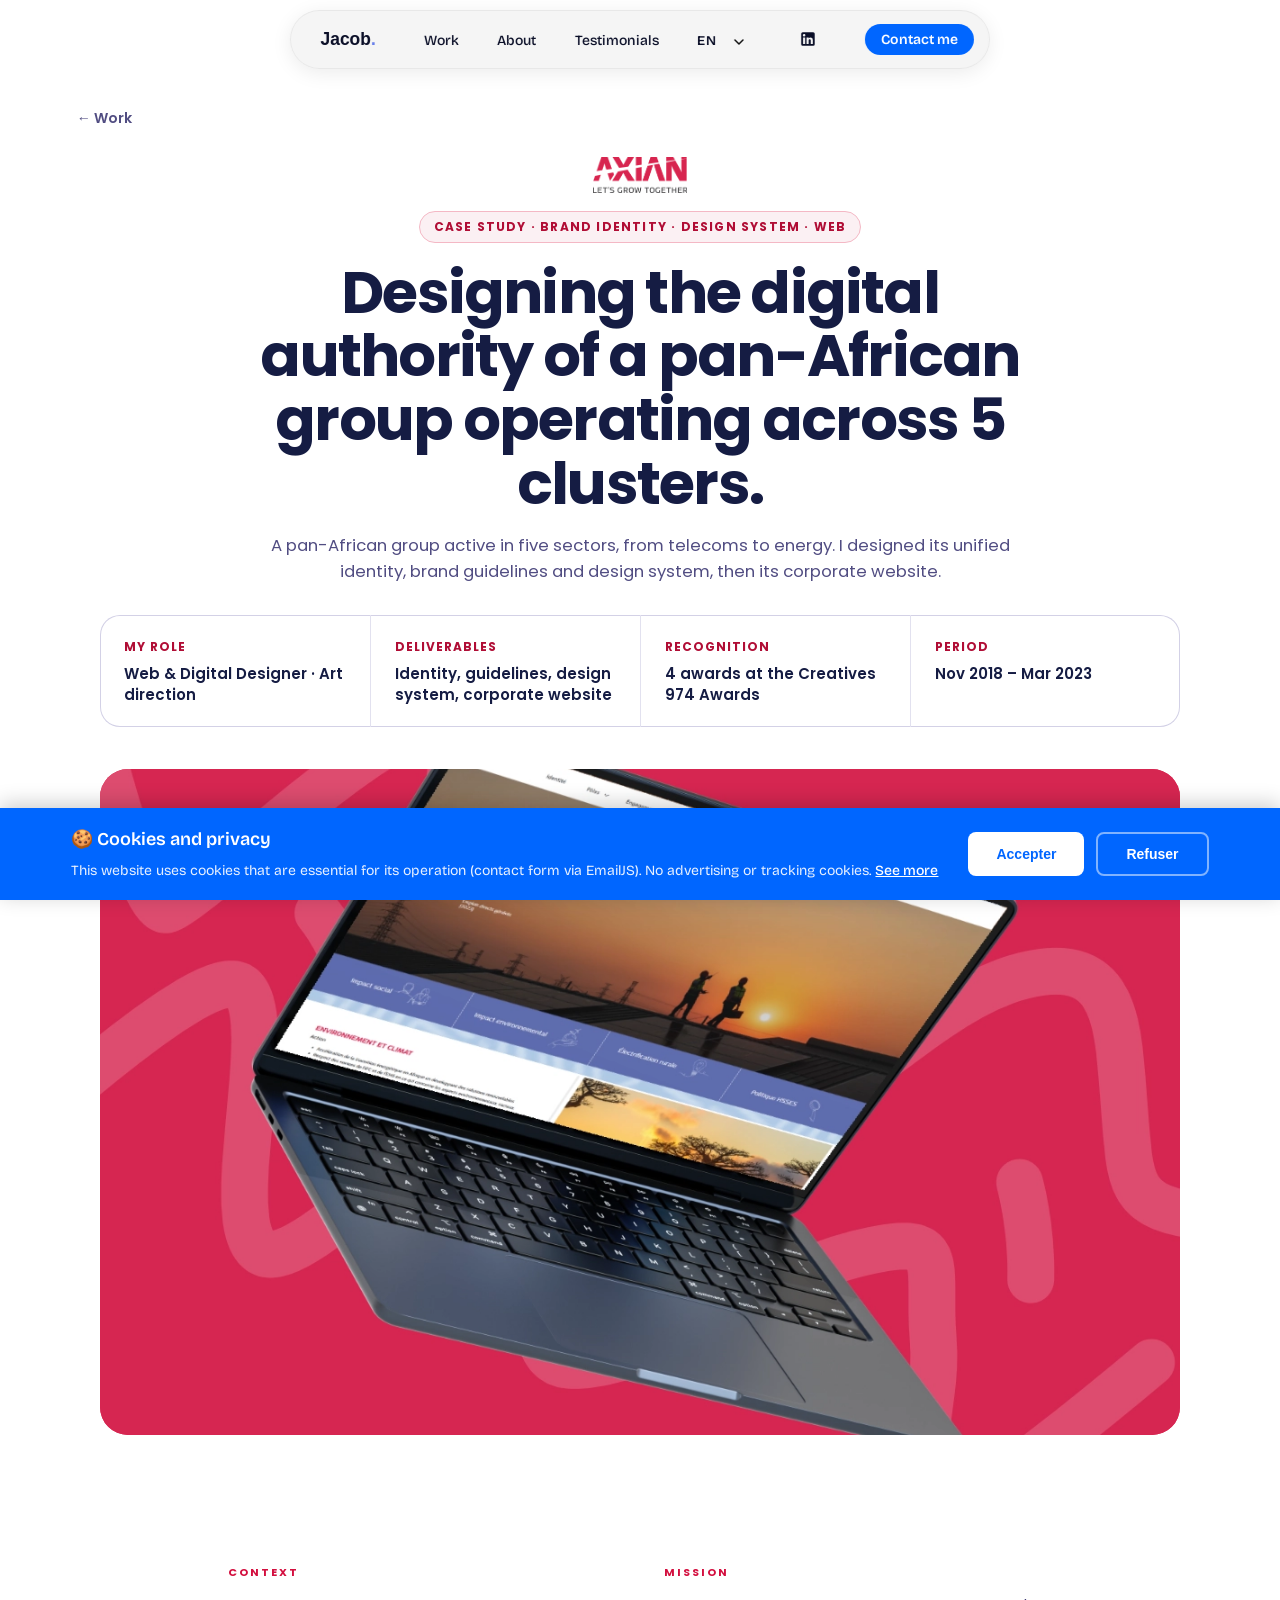
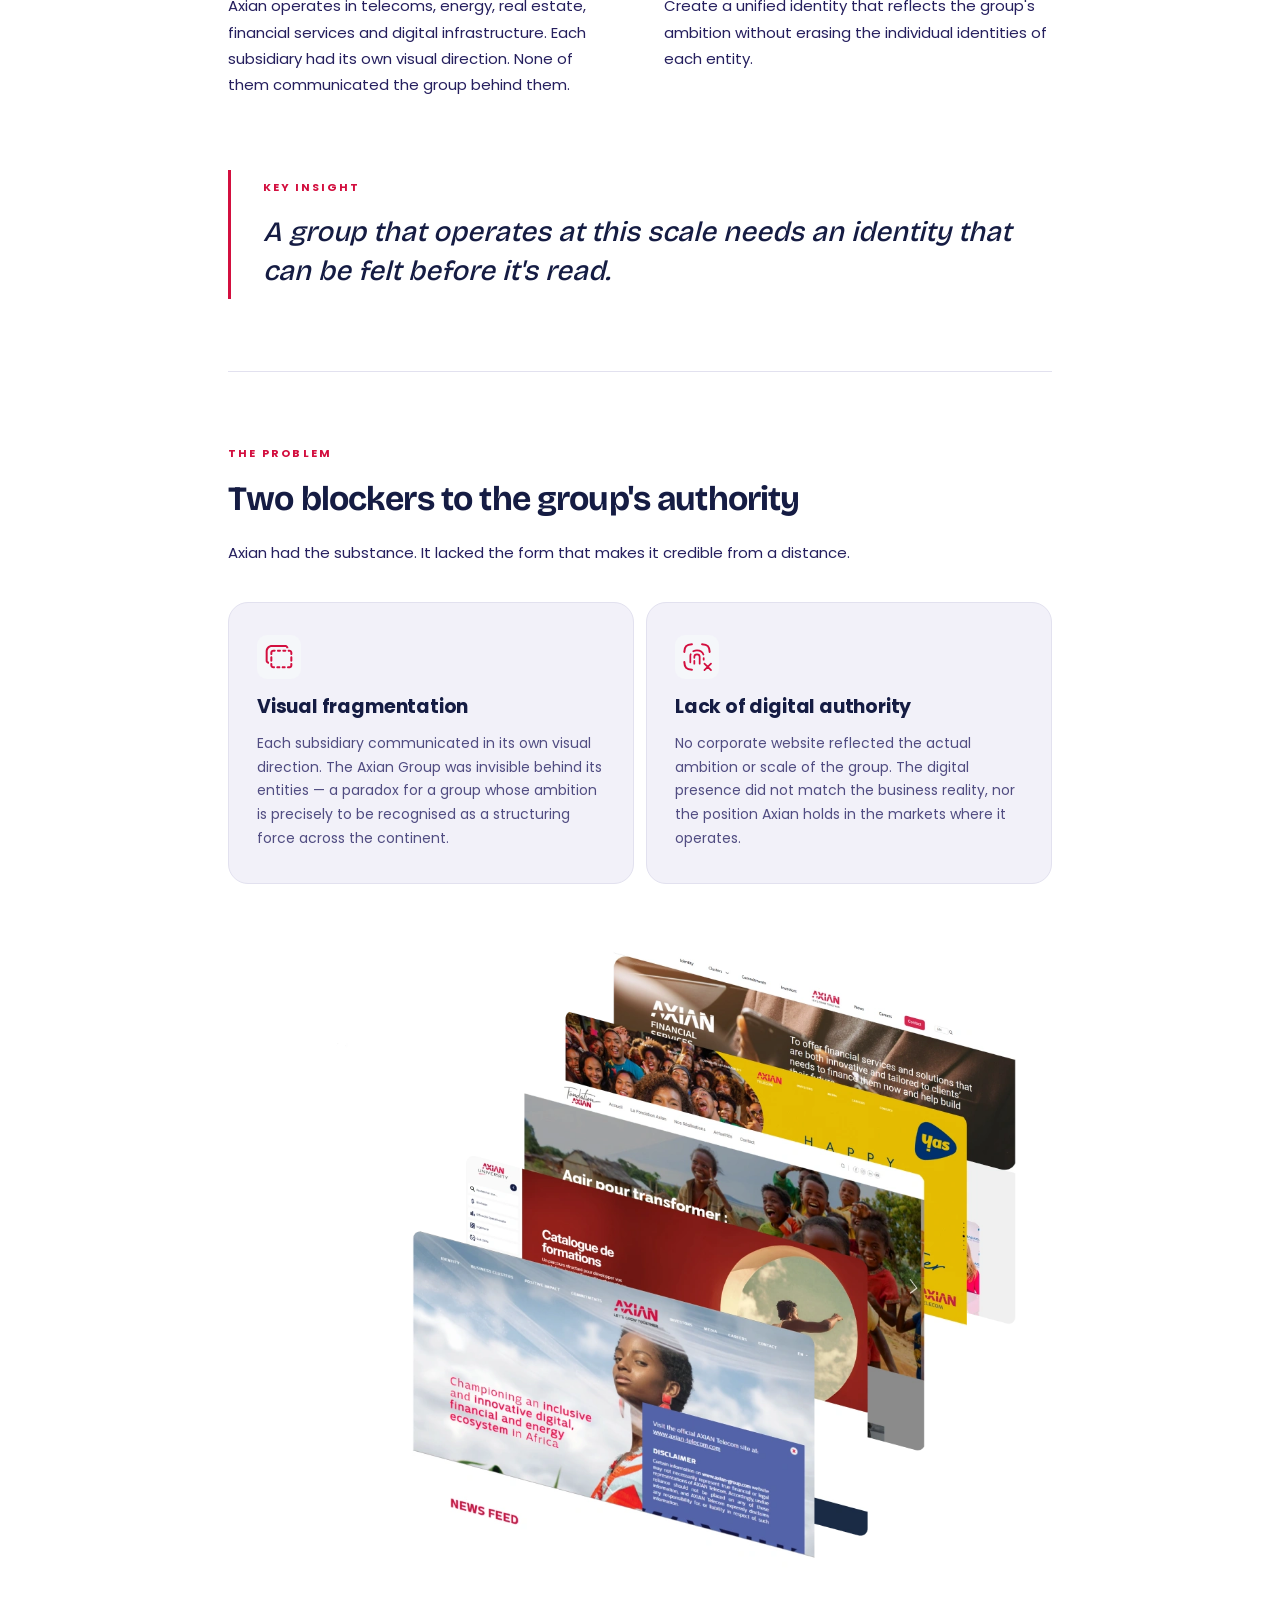
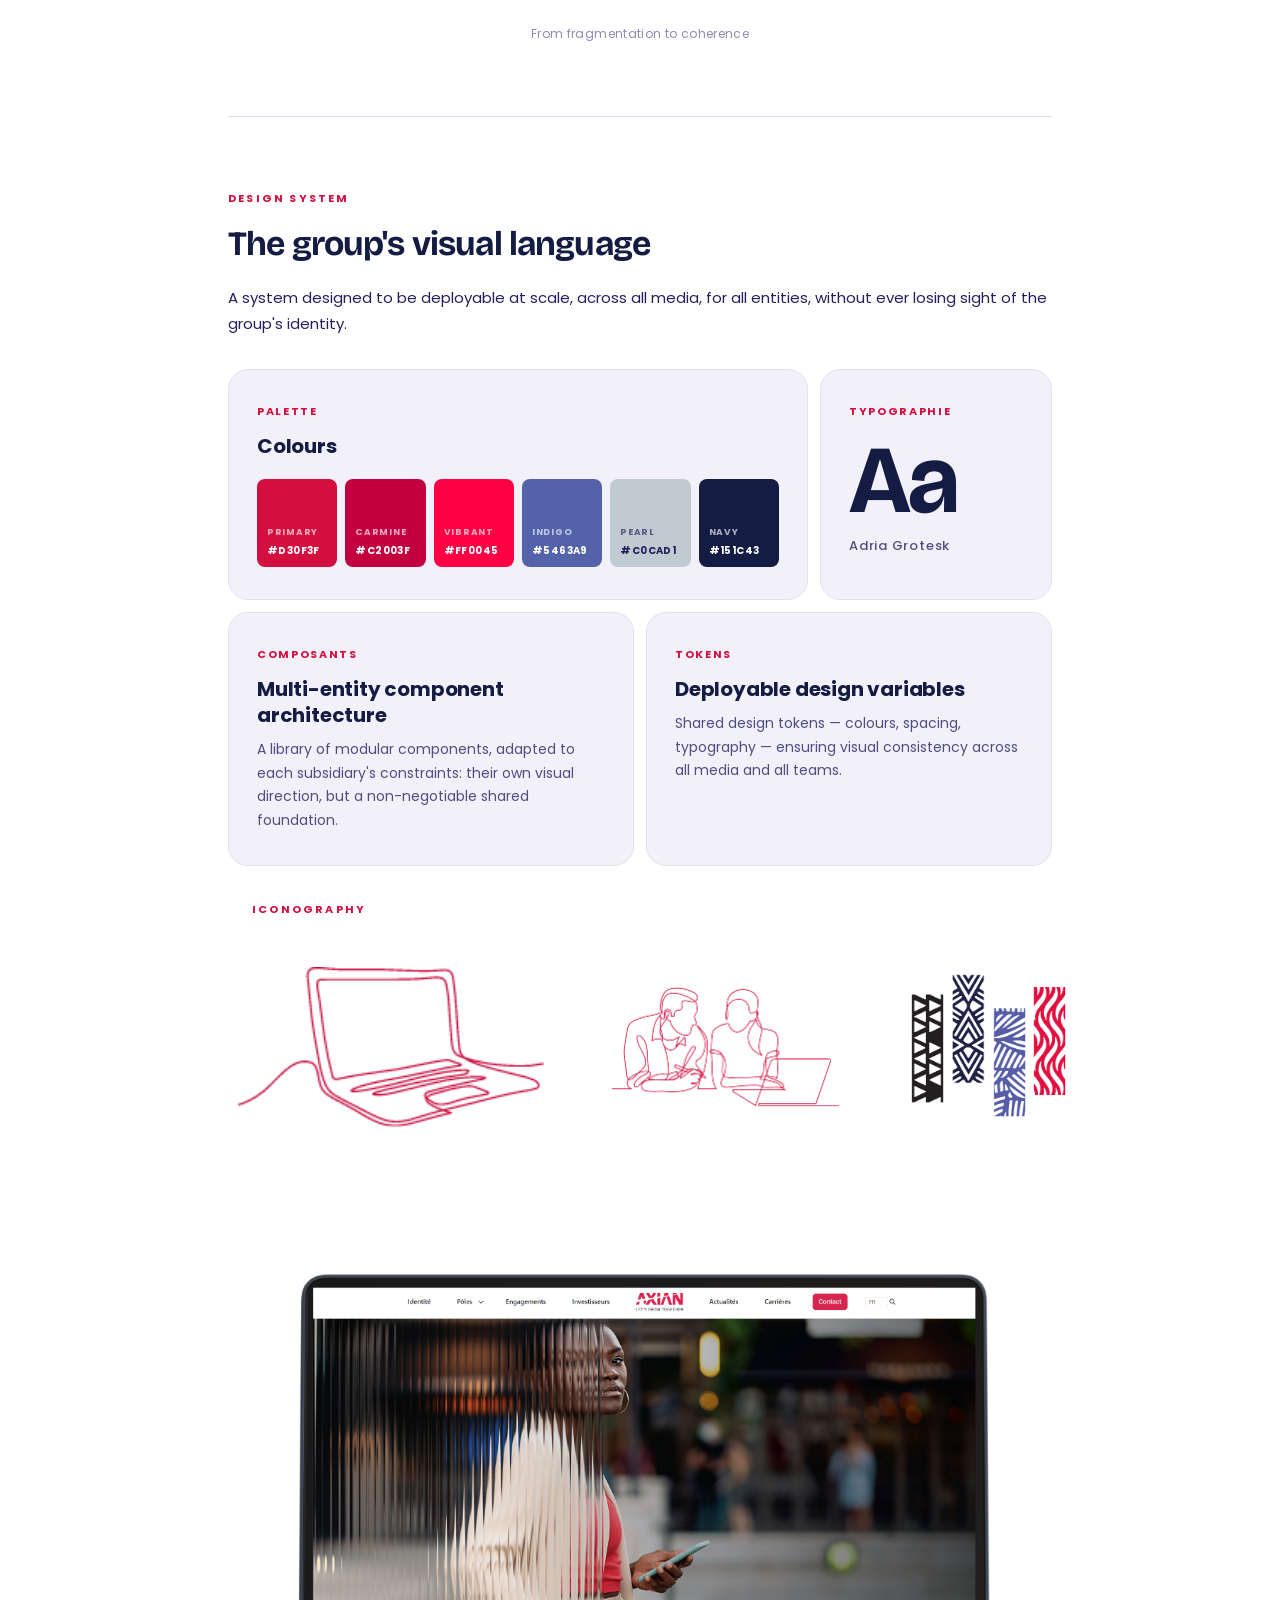
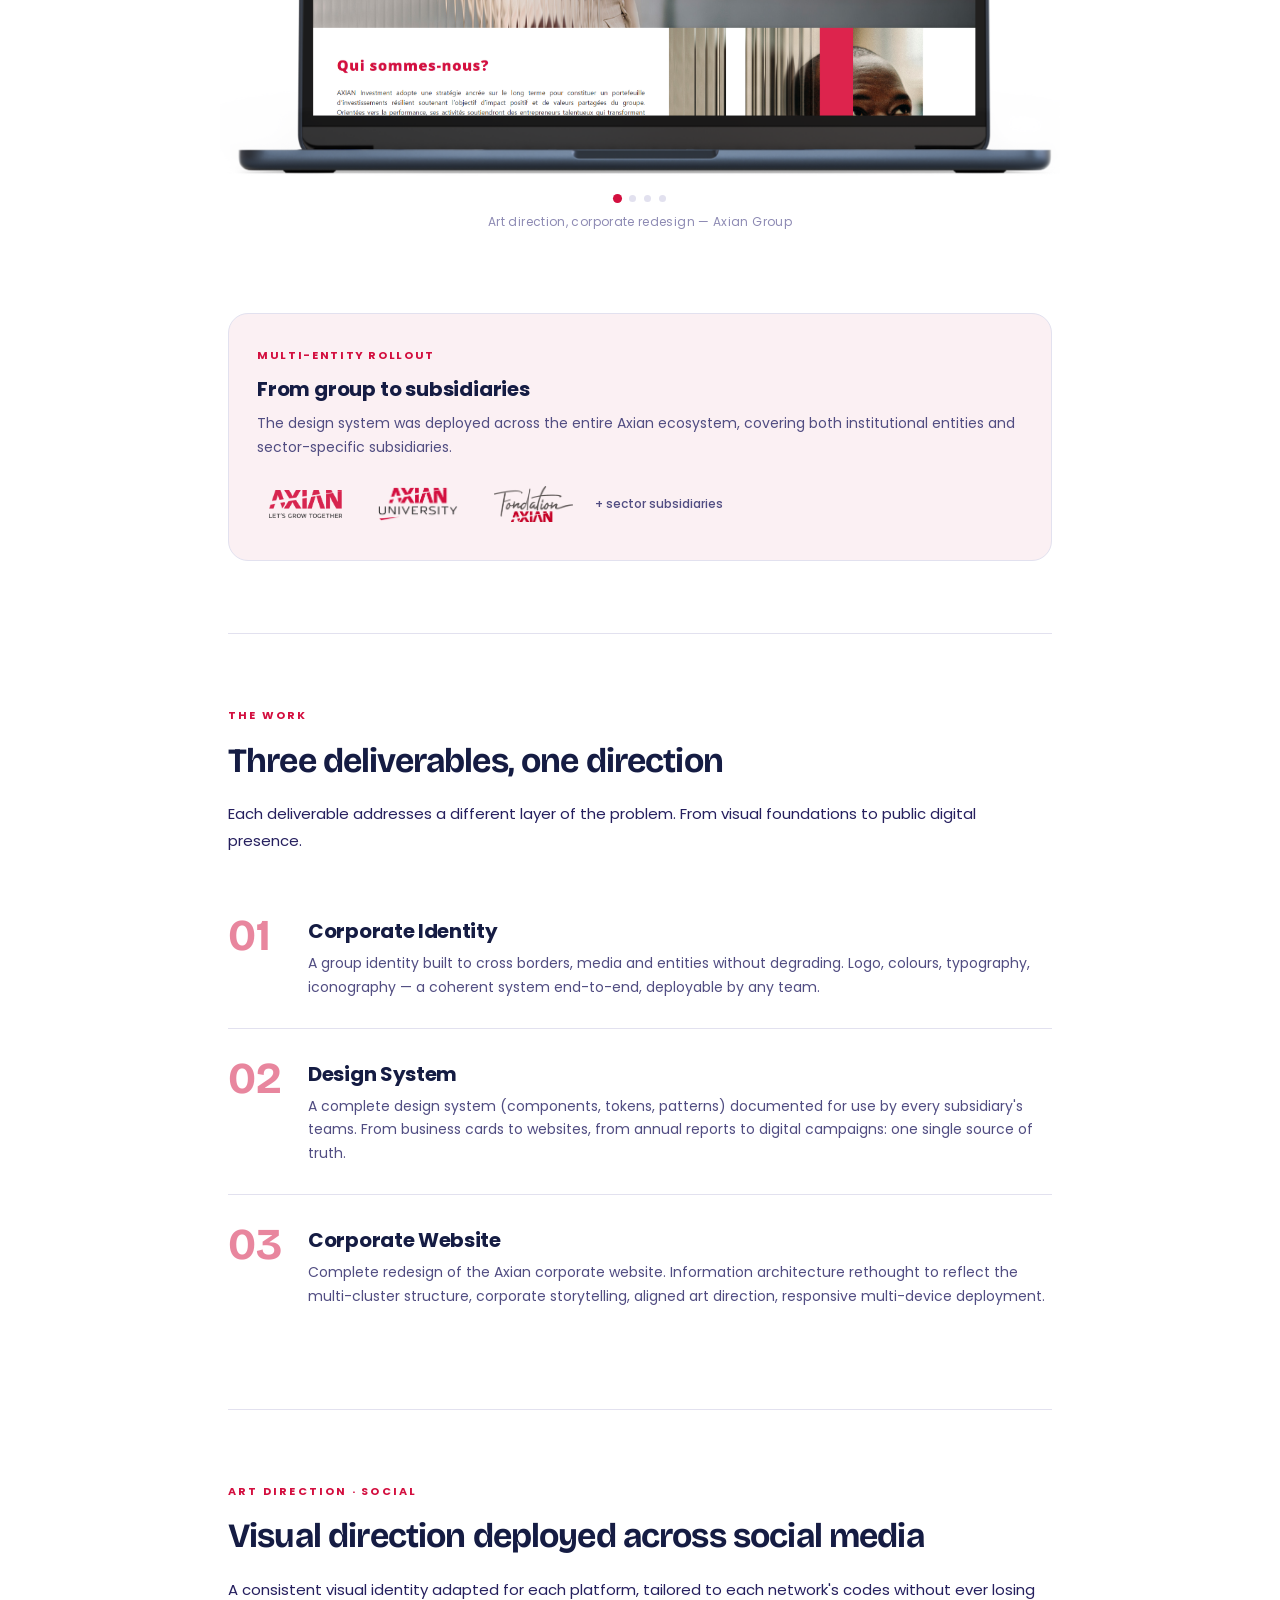
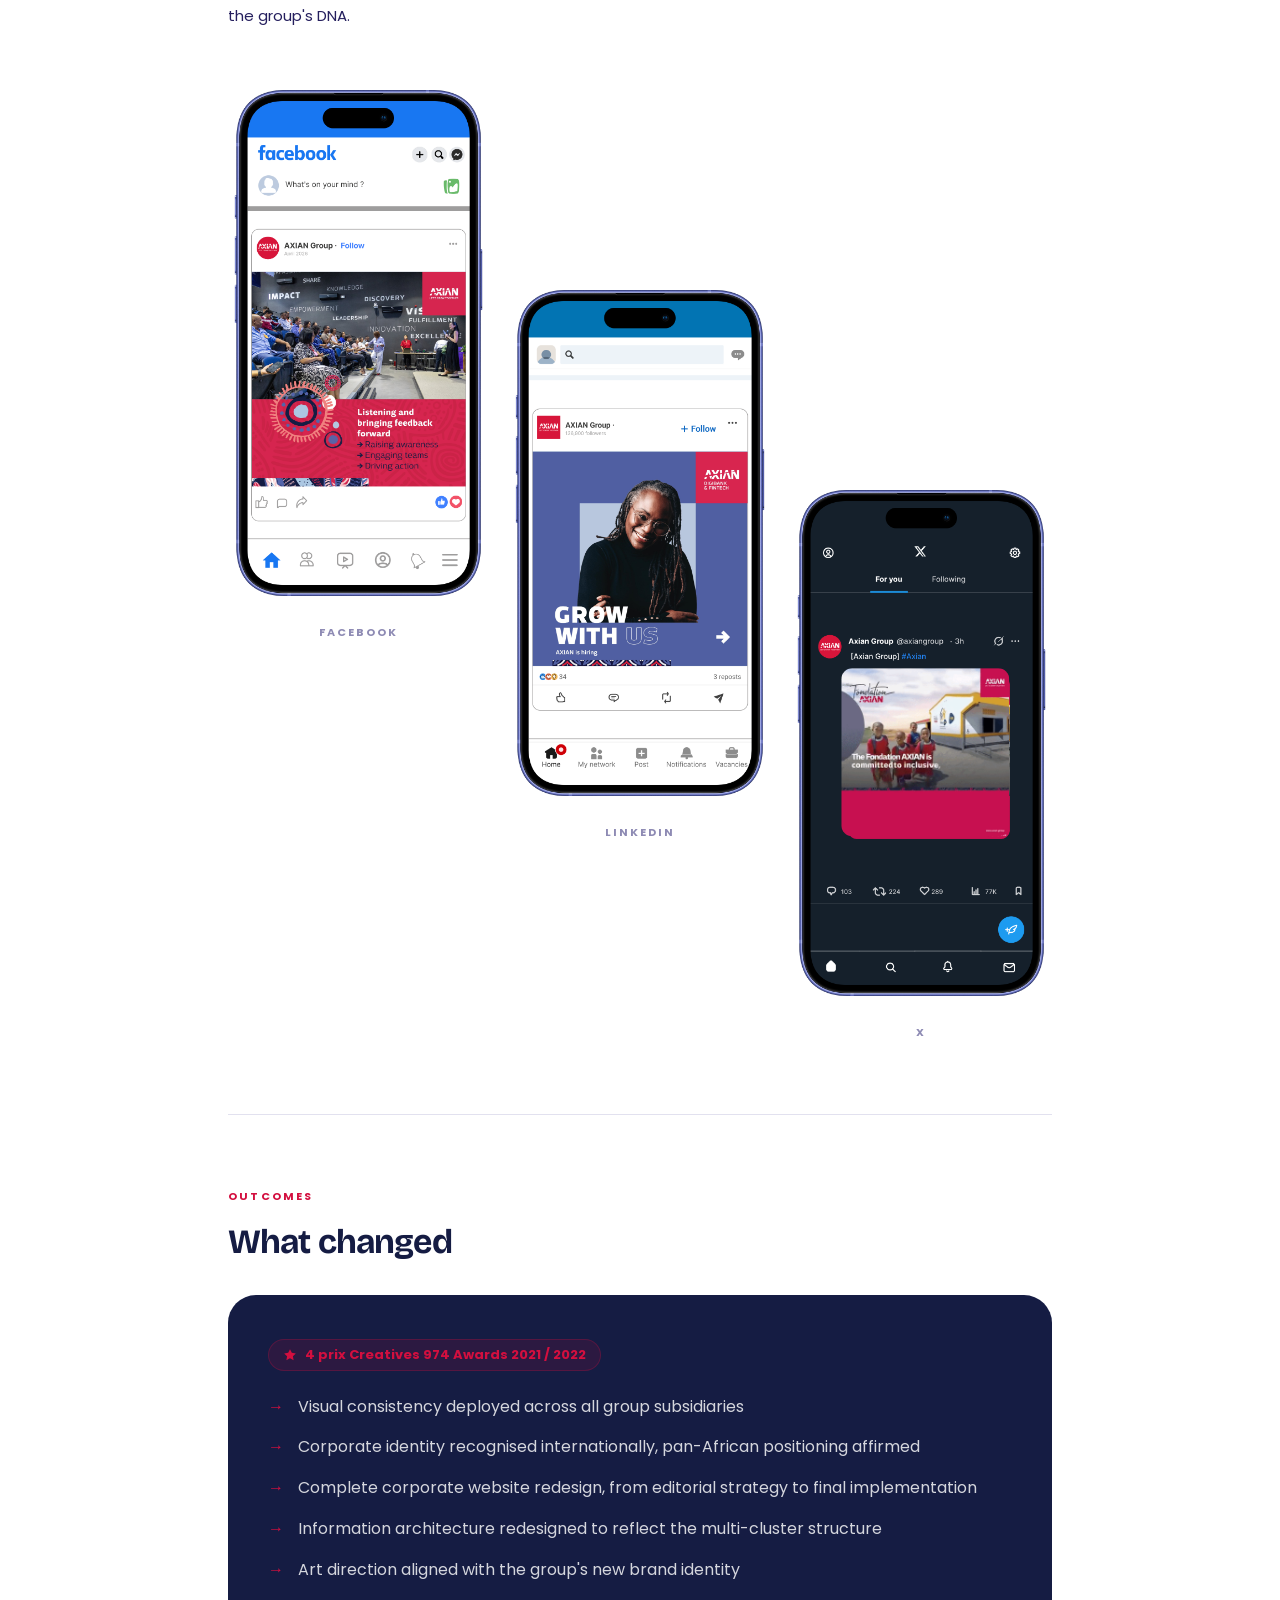
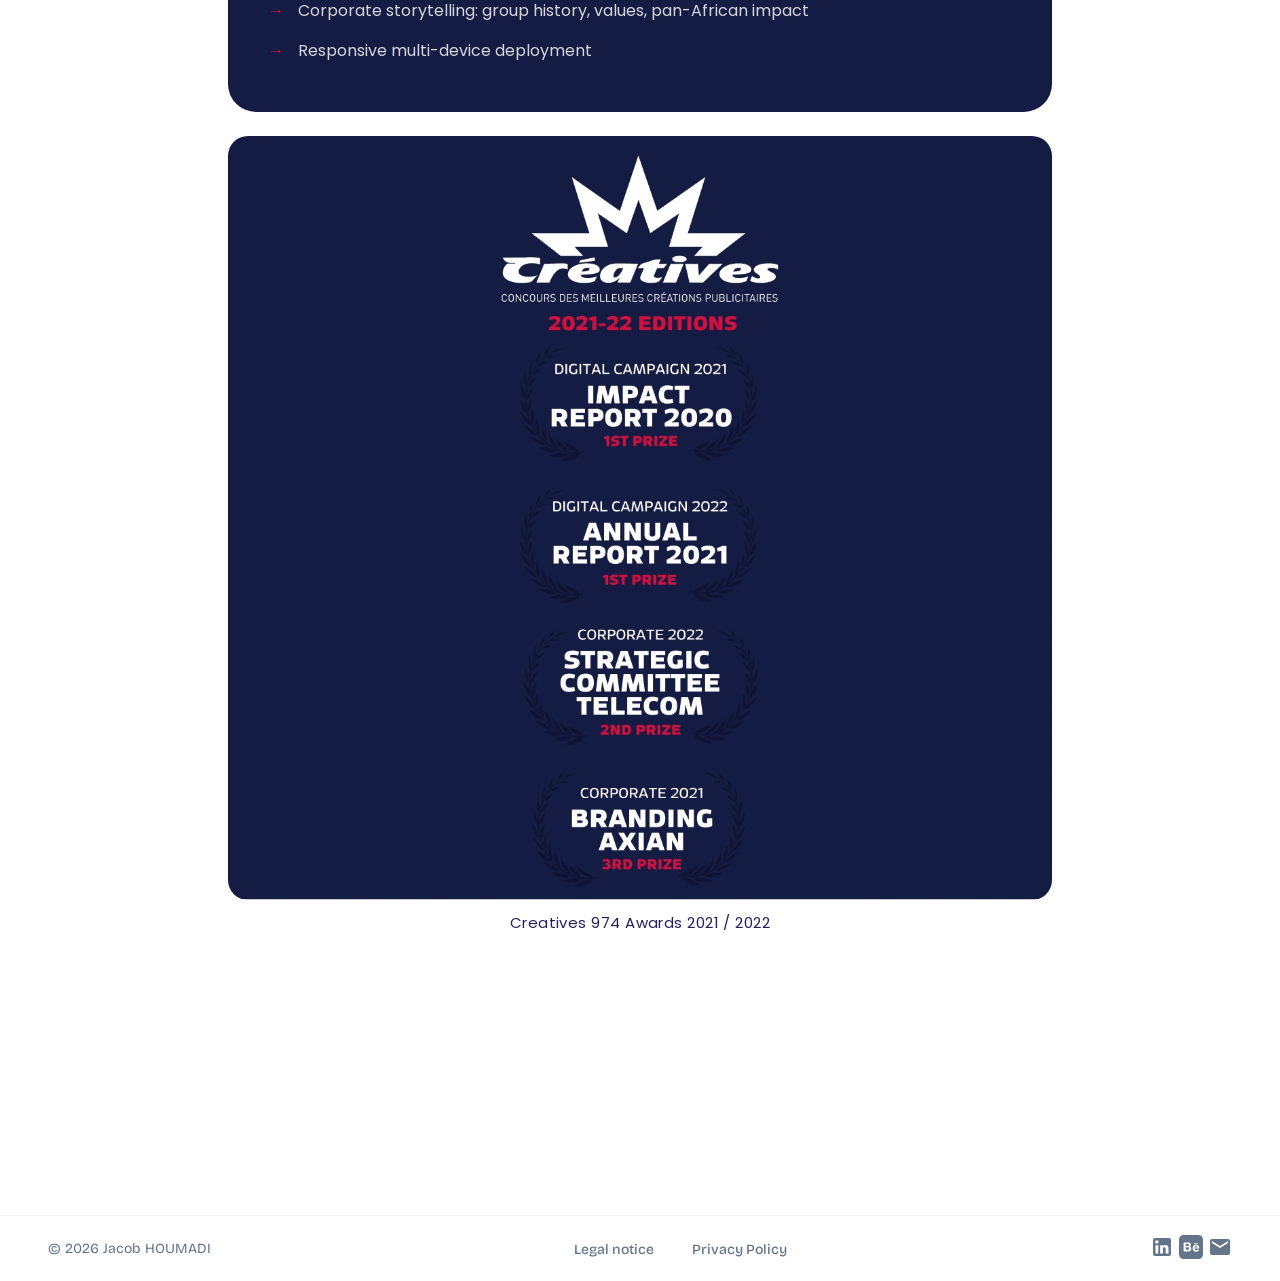
<file: axian-case-study.html>
<!DOCTYPE html>
<html lang="fr">
<head>
    <!-- Google tag (gtag.js) -->
    <script async src="https://www.googletagmanager.com/gtag/js?id=G-67D06JS6R4"></script>
    <script>
    window.dataLayer = window.dataLayer || [];
    function gtag(){dataLayer.push(arguments);}
    gtag('js', new Date());
    gtag('config', 'G-67D06JS6R4');
    </script>
    <!-- Google Tag Manager -->
    <script>(function(w,d,s,l,i){w[l]=w[l]||[];w[l].push({'gtm.start':
    new Date().getTime(),event:'gtm.js'});var f=d.getElementsByTagName(s)[0],
    j=d.createElement(s),dl=l!='dataLayer'?'&l='+l:'';j.async=true;j.src=
    'https://www.googletagmanager.com/gtm.js?id='+i+dl;f.parentNode.insertBefore(j,f);
    })(window,document,'script','dataLayer','GTM-PRKVLWBW');</script>
    <!-- End Google Tag Manager -->
    <!-- Microsoft Clarity -->
    <script type="text/javascript">
    (function(c,l,a,r,i,t,y){
        c[a]=c[a]||function(){(c[a].q=c[a].q||[]).push(arguments)};
        t=l.createElement(r);t.async=1;t.src="https://www.clarity.ms/tag/"+i;
        y=l.getElementsByTagName(r)[0];y.parentNode.insertBefore(t,y);
    })(window, document, "clarity", "script", "vjhao9vgsp");
    </script>
    <!-- End Microsoft Clarity -->

    <meta charset="UTF-8">
    <meta name="viewport" content="width=device-width, initial-scale=1.0">

    <title>Axian Group — Corporate Identity & Design System | Jacob Houmadi</title>
    <meta name="description" content="Case study — Axian Group. Designing the digital authority of a pan-African group operating across 5 clusters. Corporate Identity, Design System & Corporate Website.">
    <meta name="author" content="Jacob Houmadi">
    <meta name="robots" content="index, follow">
    <link rel="canonical" href="https://jacob-houmadi.com/axian-case-study.html">
    <meta name="theme-color" content="#151342">

    <!-- Open Graph -->
    <meta property="og:type" content="website">
    <meta property="og:url" content="https://jacob-houmadi.com/axian-case-study.html">
    <meta property="og:title" content="Axian Group — Designing the digital authority of a pan-African group · Jacob Houmadi">
    <meta property="og:description" content="Corporate Identity, Design System & Website pour le groupe Axian. 4 Creatives 974 Awards.">
    <meta property="og:image" content="https://jacob-houmadi.com/og-image.jpg">

    <!-- Favicon -->
    <link rel="icon" type="image/png" sizes="32x32" href="favicon-32x32.png">
    <link rel="icon" type="image/png" sizes="16x16" href="favicon-16x16.png">
    <link rel="apple-touch-icon" sizes="180x180" href="/apple-touch-icon.png">

    <!-- Preconnect -->
    <link rel="preconnect" href="https://fonts.googleapis.com">
    <link rel="preconnect" href="https://fonts.gstatic.com" crossorigin>

    <!-- Fonts -->
    <link href="https://fonts.googleapis.com/css2?family=Bricolage+Grotesque:opsz,wght@12..96,200..800&family=Montserrat:ital,wght@0,100..900;1,100..900&family=Poppins:wght@300;400;500;600;700;800&display=swap" rel="stylesheet">

    <!-- Stylesheets -->
    <link rel="stylesheet" href="styles.css">
    <link rel="stylesheet" href="cookie-consent.css">
    <link rel="stylesheet" href="nav-mobile.css">
    <link rel="stylesheet" href="case-study.css">
    <link rel="stylesheet" href="axian-case-study.css">
    <link rel="stylesheet" href="venue-case-study.css">

    <script src="translations.js" defer></script>

    <script src="contact.js" defer></script>
</head>
<body>
<!-- Google Tag Manager (noscript) -->
<noscript><iframe src="https://www.googletagmanager.com/ns.html?id=GTM-PRKVLWBW"
height="0" width="0" style="display:none;visibility:hidden"></iframe></noscript>

<!-- Cookie Consent Banner -->
<div id="cookieConsent" class="cookie-consent" style="display: none;">
    <div class="cookie-content">
        <div class="cookie-text">
            <h3 data-i18n="cookie.01">🍪 Cookies et confidentialité</h3>
            <p data-i18n-html="cookie.02">Ce site utilise des cookies essentiels pour son fonctionnement (formulaire de contact via EmailJS). Aucun cookie publicitaire ou de tracking. <a href="politique-confidentialite.html">En savoir plus</a></p>
        </div>
        <div class="cookie-buttons">
            <button onclick="acceptCookies()" class="cookie-accept">Accepter</button>
            <button onclick="refuseCookies()" class="cookie-refuse">Refuser</button>
        </div>
    </div>
</div>

<!-- HEADER -->
<header>
    <button class="logo" onclick="window.location.href='index.html'" aria-label="Jacob Houmadi — Accueil">Jacob<span aria-hidden="true">.</span></button>
    <nav class="desktop-nav">
        <ul>
            <li><a href="index.html#travaux" data-i18n="nav.casestudies">Travaux</a></li>
                <li><a href="index.html#a-propos" data-i18n="nav.about">À propos</a></li>
                <li><a href="index.html#temoignages" data-i18n="nav.testimonials">Témoignages</a></li>
            <li>
                <label for="lang-select" class="sr-only">Langue / Language</label>
                <select class="lang-select" onchange="switchLanguage(this.value)" aria-label="Sélectionner la langue">
                    <option value="fr">FR</option>
                    <option value="en">EN</option>
                </select>
            </li>
            <li><a href="https://www.linkedin.com/in/jacob-houmadi" target="_blank" rel="noopener" class="nav-linkedin" aria-label="LinkedIn (nouvel onglet)"><svg width="18" height="18" fill="currentColor" viewBox="0 0 24 24" aria-hidden="true"><path d="M19 3a2 2 0 0 1 2 2v14a2 2 0 0 1-2 2H5a2 2 0 0 1-2-2V5a2 2 0 0 1 2-2h14m-.5 15.5v-5.3a3.26 3.26 0 0 0-3.26-3.26c-.85 0-1.84.52-2.32 1.3v-1.11h-2.79v8.37h2.79v-4.93c0-.77.62-1.4 1.39-1.4a1.4 1.4 0 0 1 1.4 1.4v4.93h2.79M6.88 8.56a1.68 1.68 0 0 0 1.68-1.68c0-.93-.75-1.69-1.68-1.69a1.69 1.69 0 0 0-1.69 1.69c0 .93.76 1.68 1.69 1.68m1.39 9.94v-8.37H5.5v8.37h2.77z"/></svg></a></li>
                <li><a href="mailto:jacob.radonirina@gmail.com" class="nav-cta-btn" onclick="copyEmail(); return false;" data-i18n="nav.discovery">Contactez-moi</a></li>
        </ul>
    </nav>
    <button class="mobile-menu-toggle" onclick="toggleMobileMenu()" aria-label="Menu">
        <span></span>
        <span></span>
        <span></span>
    </button>
</header>

<!-- Menu Mobile Overlay -->
<div class="mobile-menu-overlay" id="mobileMenuOverlay" onclick="closeMobileMenu()"></div>

<!-- Menu Mobile -->
<nav class="mobile-nav" id="mobileNav" aria-label="Navigation mobile">
    <div class="mobile-nav-header">
        <button class="logo-mobile"><img src="Logo-jacob.png" alt="logo"></button>
        <button class="mobile-menu-close" onclick="closeMobileMenu()" aria-label="Fermer le menu">
            <svg width="24" height="24" viewBox="0 0 24 24" fill="none" stroke="currentColor" stroke-width="2">
                <line x1="18" y1="6" x2="6" y2="18"></line>
                <line x1="6" y1="6" x2="18" y2="18"></line>
            </svg>
        </button>
    </div>
    <ul class="mobile-nav-links">
        <li><a href="index.html#travaux" data-i18n="nav.casestudies">Travaux</a></li>
                <li><a href="index.html#a-propos" data-i18n="nav.about">À propos</a></li>
                <li><a href="index.html#temoignages" data-i18n="nav.testimonials">Témoignages</a></li>
                <li><a href="https://www.linkedin.com/in/jacob-houmadi" target="_blank" rel="noopener" class="nav-linkedin nav-linkedin--mobile"><svg width="18" height="18" fill="currentColor" viewBox="0 0 24 24" aria-hidden="true"><path d="M19 3a2 2 0 0 1 2 2v14a2 2 0 0 1-2 2H5a2 2 0 0 1-2-2V5a2 2 0 0 1 2-2h14m-.5 15.5v-5.3a3.26 3.26 0 0 0-3.26-3.26c-.85 0-1.84.52-2.32 1.3v-1.11h-2.79v8.37h2.79v-4.93c0-.77.62-1.4 1.39-1.4a1.4 1.4 0 0 1 1.4 1.4v4.93h2.79M6.88 8.56a1.68 1.68 0 0 0 1.68-1.68c0-.93-.75-1.69-1.68-1.69a1.69 1.69 0 0 0-1.69 1.69c0 .93.76 1.68 1.69 1.68m1.39 9.94v-8.37H5.5v8.37h2.77z"/></svg><span>LinkedIn</span></a></li>
        <li>
            <div class="mobile-lang-switcher" role="group" aria-label="Langue / Language">
                <button class="lang-btn active" data-lang="fr" onclick="setLang('fr')" aria-pressed="true" aria-label="Français">FR</button>
                <button class="lang-btn" data-lang="en" onclick="setLang('en')" aria-pressed="false" aria-label="English">EN</button>
            </div>
        </li>
    </ul>
    <div class="mobile-nav-footer">
        <p data-i18n="mobilenav.p">Transformons votre projet ensemble</p>
        <a href="mailto:jacob.radonirina@gmail.com" class="mobile-cta" onclick="copyEmail(); closeMobileMenu(); return false;" data-i18n="nav.discovery">Contactez-moi</a>
    </div>
    <div>
        <ul class="footer-nav-legals">
            <li><a href="mentions-legales.html" data-i18n="footer.legal1">Mentions légales</a></li>
            <li><a href="politique-confidentialite.html" data-i18n="footer.legal2">Politiques de confidentialités</a></li>
        </ul>
    </div>
</nav>

<!-- ── CASE STUDY CONTENT ──────────────────────────────── -->
<div class="cs-venue-content cs-axian">

    <div class="vcs vcs--embed vcs--axian">
    <section class="c-hero" id="top">
        <a class="back" href="index.html#travaux" data-i18n="cs.axian.back">← Travaux</a>
        <img class="c-logo c-logo--axian" src="logos/axian_logo.png" alt="Axian" width="93" height="36">
        <span class="eyebrow" data-i18n="cs.axian.eyebrow">Étude de cas · Identité de marque · Design system · Web</span>
        <h1 data-i18n="cs.axian.h1">Concevoir l'autorité digitale d'un groupe panafricain opérant sur 5 clusters.</h1>
        <p class="lead" data-i18n="cs.axian.lead">Groupe panafricain présent dans cinq secteurs, des télécoms à l’énergie. J’ai conçu son identité unifiée, sa charte et son design system, puis son site corporate.</p>
        <dl class="meta">
            <div><dt data-i18n="cs.axian.meta.dt1">Mon rôle</dt><dd data-i18n="cs.axian.meta.dd1">Web &amp; Digital Designer · Direction artistique</dd></div>
            <div><dt data-i18n="cs.axian.meta.dt2">Livrables</dt><dd data-i18n="cs.axian.meta.dd2">Identité, charte, design system, site corporate</dd></div>
            <div><dt data-i18n="cs.axian.meta.dt3">Reconnaissance</dt><dd data-i18n="cs.axian.meta.dd3">4 prix aux Creatives 974 Awards</dd></div>
            <div><dt data-i18n="cs.axian.meta.dt4">Période</dt><dd data-i18n="cs.axian.meta.dd4">Nov. 2018 – mars 2023</dd></div>
        </dl>
        <figure class="c-visual c-visual--axian">
            <img src="Captures/Axian-website-mockup.webp" width="1200" height="1022" alt="Site corporate Axian Group sur un ordinateur portable">
        </figure>
    </section>
    </div>

    <!-- ── ATMOSPHERIC ─────────────────────────────────────── -->
    


    <!-- ── AT A GLANCE ─────────────────────────────────────── -->
    <div class="ax-glance reveal">
        <div class="ax-glance-col">
            <div class="ax-glance-label" data-i18n="cs.axian.glance.label1">Contexte</div>
            <p class="ax-glance-text" data-i18n="cs.axian.glance.p1">Axian opère dans les télécoms, l'énergie, l'immobilier, les services financiers et l'infrastructure digitale. Chaque filiale avait sa propre direction visuelle. Aucune ne parlait du groupe derrière.</p>
        </div>
        <div class="ax-glance-col">
            <div class="ax-glance-label" data-i18n="cs.axian.glance.label2">Mission</div>
            <p class="ax-glance-mission" data-i18n="cs.axian.glance.mission">Créer une identité unifiée qui reflète l'ambition du groupe sans effacer les identités des entités.</p>
        </div>
    </div>

    <!-- ── KEY INSIGHT ─────────────────────────────────────── -->
    <div class="ax-insight reveal">
        <div class="ax-insight-inner">
            <div class="ax-insight-label" data-i18n="cs.axian.insight.label">Key Insight</div>
            <p class="ax-insight-quote" data-i18n="cs.axian.insight.quote">A group that operates at this scale needs an identity that can be felt before it's read.</p>
        </div>
    </div>

    <!-- ── DIVIDER ──────────────────────────────────────────── -->
    <div class="ax-divider"><hr></div>

    <!-- ── THE PROBLEM ─────────────────────────────────────── -->
    <div class="ax-section reveal">
        <span class="ax-section-eyebrow" data-i18n="cs.axian.eyebrow.problem">The Problem</span>
        <h2 data-i18n="cs.axian.problem.h2">Deux freins à l'autorité du groupe</h2>
        <p data-i18n="cs.axian.problem.p">Axian avait la substance. Il lui manquait la forme qui la rend crédible à distance.</p>

        <div class="ax-blockers">
            <div class="ax-blocker reveal reveal--from-left">
                <div class="ax-blocker-icon">
                <svg width="112" height="112" viewBox="0 0 112 112" fill="none" xmlns="http://www.w3.org/2000/svg">
<path d="M31.4987 14C25.6197 14 19.9816 16.3354 15.8245 20.4925C11.6674 24.6495 9.33203 30.2877 9.33203 36.1667V68.8333C9.33203 71.6181 10.4383 74.2888 12.4074 76.258C14.3765 78.2271 17.0473 79.3333 19.832 79.3333H20.9987V72.3333H19.832C18.9038 72.3333 18.0135 71.9646 17.3572 71.3082C16.7008 70.6518 16.332 69.7616 16.332 68.8333V36.1667C16.332 32.1442 17.9299 28.2865 20.7742 25.4422C23.6185 22.5979 27.4762 21 31.4987 21H78.1654C79.0936 21 79.9839 21.3687 80.6402 22.0251C81.2966 22.6815 81.6654 23.5717 81.6654 24.5V25.6667H88.6654V24.5C88.6654 23.1211 88.3938 21.7557 87.8661 20.4818C87.3384 19.2079 86.565 18.0504 85.59 17.0754C84.615 16.1004 83.4575 15.3269 82.1835 14.7993C80.9096 14.2716 79.5442 14 78.1654 14H31.4987ZM89.8507 30.3333H92.1654C94.826 30.333 97.3875 31.3427 99.3322 33.1584C101.277 34.9741 102.46 37.4603 102.642 40.1147L102.665 40.8333V45.5187C102.664 46.405 102.326 47.2579 101.72 47.9049C101.115 48.552 100.286 48.9452 99.4016 49.005C98.5172 49.0648 97.6431 48.7869 96.9557 48.2273C96.2683 47.6677 95.8188 46.8681 95.698 45.99L95.6654 45.5187V40.8333C95.6653 39.9876 95.359 39.1704 94.8031 38.533C94.2472 37.8956 93.4793 37.481 92.6414 37.366L92.1654 37.3333H89.8507C88.9639 37.3331 88.1103 36.9962 87.4623 36.3908C86.8144 35.7854 86.4203 34.9566 86.3599 34.0719C86.2995 33.1872 86.5771 32.3125 87.1367 31.6246C87.6963 30.9367 88.4962 30.4869 89.3747 30.366L89.8507 30.3333ZM29.1654 53.6667C30.0118 53.6669 30.8296 53.9738 31.4671 54.5307C32.1046 55.0875 32.5187 55.8566 32.6327 56.6953L32.6654 57.1713V68.81C32.6651 69.6968 32.3282 70.5504 31.7228 71.1984C31.1174 71.8463 30.2886 72.2403 29.4039 72.3008C28.5192 72.3612 27.6445 72.0836 26.9566 71.524C26.2687 70.9644 25.8189 70.1645 25.698 69.286L25.6654 68.81V57.1713C25.6654 56.2431 26.0341 55.3528 26.6905 54.6965C27.3469 54.0401 28.2371 53.6713 29.1654 53.6713M32.6327 80.0053C32.5118 79.1268 32.062 78.327 31.3741 77.7673C30.6862 77.2077 29.8115 76.9301 28.9268 76.9905C28.0421 77.051 27.2133 77.445 26.6079 78.093C26.0025 78.7409 25.6656 79.5946 25.6654 80.4813V85.1713L25.6887 85.89C25.8719 88.5435 27.0554 91.0286 29 92.8433C30.9447 94.658 33.5055 95.6671 36.1654 95.6667H38.4987L38.9747 95.634C39.8532 95.5131 40.6531 95.0633 41.2127 94.3754C41.7723 93.6875 42.0499 92.8128 41.9895 91.9281C41.929 91.0434 41.535 90.2146 40.8871 89.6092C40.2391 89.0038 39.3855 88.6669 38.4987 88.6667H36.1654L35.6894 88.634C34.8514 88.519 34.0835 88.1044 33.5276 87.467C32.9717 86.8296 32.6654 86.0124 32.6654 85.1667V80.4767L32.6327 80.0053ZM102.665 80.4813C102.665 79.5531 102.297 78.6628 101.64 78.0065C100.984 77.3501 100.094 76.9813 99.1654 76.9813C98.2371 76.9813 97.3469 77.3501 96.6905 78.0065C96.0341 78.6628 95.6654 79.5531 95.6654 80.4813V85.1713C95.6654 86.0996 95.2966 86.9898 94.6402 87.6462C93.9839 88.3026 93.0936 88.6713 92.1654 88.6713H87.4847C86.5564 88.6713 85.6662 89.0401 85.0098 89.6965C84.3534 90.3528 83.9847 91.2431 83.9847 92.1713C83.9847 93.0996 84.3534 93.9898 85.0098 94.6462C85.6662 95.3026 86.5564 95.6713 87.4847 95.6713H92.1654C93.5446 95.6713 94.9104 95.3996 96.1846 94.8716C97.4588 94.3437 98.6166 93.5698 99.5916 92.5943C100.567 91.6188 101.34 90.4607 101.867 89.1863C102.395 87.9118 102.666 86.5459 102.665 85.1667V80.4813ZM68.846 88.6667H75.8227C76.7095 88.6669 77.5631 89.0038 78.2111 89.6092C78.859 90.2146 79.253 91.0434 79.3135 91.9281C79.3739 92.8128 79.0963 93.6875 78.5367 94.3754C77.9771 95.0633 77.1772 95.5131 76.2987 95.634L75.8227 95.6667H68.846C67.9593 95.6664 67.1056 95.3295 66.4577 94.7241C65.8097 94.1187 65.4157 93.2899 65.3552 92.4052C65.2948 91.5205 65.5724 90.6458 66.132 89.9579C66.6917 89.27 67.4915 88.8202 68.37 88.6993L68.846 88.6667ZM57.1467 88.6667H50.17L49.694 88.6993C48.8155 88.8202 48.0157 89.27 47.456 89.9579C46.8964 90.6458 46.6188 91.5205 46.6792 92.4052C46.7397 93.2899 47.1337 94.1187 47.7817 94.7241C48.4296 95.3295 49.2833 95.6664 50.17 95.6667H57.1467L57.6227 95.634C58.5012 95.5131 59.3011 95.0633 59.8607 94.3754C60.4203 93.6875 60.6979 92.8128 60.6375 91.9281C60.577 91.0434 60.183 90.2146 59.5351 89.6092C58.8871 89.0038 58.0335 88.6669 57.1467 88.6667ZM102.633 56.6953C102.512 55.8168 102.062 55.017 101.374 54.4574C100.686 53.8977 99.8115 53.6201 98.9268 53.6805C98.0421 53.741 97.2133 54.135 96.6079 54.783C96.0025 55.4309 95.6656 56.2846 95.6654 57.1713V68.81L95.698 69.286C95.8189 70.1645 96.2687 70.9644 96.9566 71.524C97.6445 72.0836 98.5192 72.3612 99.4039 72.3008C100.289 72.2403 101.117 71.8463 101.723 71.1984C102.328 70.5504 102.665 69.6968 102.665 68.81V57.1713L102.633 56.6953ZM44.346 33.8333C44.346 32.9051 43.9773 32.0148 43.3209 31.3585C42.6645 30.7021 41.7743 30.3333 40.846 30.3333H36.1654C33.3806 30.3333 30.7099 31.4396 28.7407 33.4087C26.7716 35.3778 25.6654 38.0486 25.6654 40.8333V45.5187C25.6654 46.4469 26.0341 47.3372 26.6905 47.9935C27.3469 48.6499 28.2371 49.0187 29.1654 49.0187C30.0936 49.0187 30.9839 48.6499 31.6402 47.9935C32.2966 47.3372 32.6654 46.4469 32.6654 45.5187V40.8333C32.6654 39.9051 33.0341 39.0148 33.6905 38.3585C34.3469 37.7021 35.2371 37.3333 36.1654 37.3333H40.846C41.7743 37.3333 42.6645 36.9646 43.3209 36.3082C43.9773 35.6518 44.346 34.7616 44.346 33.8333ZM71.1607 30.3333H78.1747C79.0615 30.3336 79.9151 30.6705 80.5631 31.2759C81.211 31.8813 81.605 32.7101 81.6655 33.5948C81.7259 34.4795 81.4483 35.3542 80.8887 36.0421C80.3291 36.73 79.5292 37.1798 78.6507 37.3007L78.1747 37.3333H71.1607C70.2739 37.3331 69.4203 36.9962 68.7723 36.3908C68.1244 35.7854 67.7303 34.9566 67.6699 34.0719C67.6095 33.1872 67.8871 32.3125 68.4467 31.6246C69.0063 30.9367 69.8062 30.4869 70.6847 30.366L71.1607 30.3333ZM59.4754 30.3333H52.4987L52.0227 30.366C51.1442 30.4869 50.3443 30.9367 49.7847 31.6246C49.2251 32.3125 48.9475 33.1872 49.0079 34.0719C49.0684 34.9566 49.4624 35.7854 50.1103 36.3908C50.7583 36.9962 51.6119 37.3331 52.4987 37.3333H59.4754L59.9514 37.3007C60.8299 37.1798 61.6297 36.73 62.1893 36.0421C62.749 35.3542 63.0266 34.4795 62.9661 33.5948C62.9057 32.7101 62.5117 31.8813 61.8637 31.2759C61.2158 30.6705 60.3621 30.3336 59.4754 30.3333Z" fill="#D30F3F"/>
</svg>
                </div>
                <div class="ax-blocker-title" data-i18n="cs.axian.blocker1.title">Fragmentation visuelle</div>
                <p data-i18n="cs.axian.blocker1.p">Chaque filiale communiquait dans sa propre direction. Le groupe Axian était invisible derrière ses entités, un paradoxe pour un groupe dont l'ambition est précisément d'être reconnu comme un acteur structurant à l'échelle du continent.</p>
            </div>
            <div class="ax-blocker reveal reveal--from-right reveal--delay-1">
                <div class="ax-blocker-icon">
               <svg width="112" height="112" viewBox="0 0 112 112" fill="none" xmlns="http://www.w3.org/2000/svg">
                <path d="M11.668 38.2063C12.1533 28.4063 13.6046 22.293 17.954 17.953C22.294 13.6037 28.4073 12.1523 38.2073 11.667M100.335 38.2063C99.8493 28.4063 98.398 22.293 94.0486 17.953C89.7086 13.6037 83.5953 12.1523 73.7953 11.667M38.2073 100.334C28.4073 99.8483 22.2986 98.397 17.954 94.0477C13.6046 89.7077 12.1533 83.5943 11.668 73.7943" stroke="#D30F3F" stroke-width="7" stroke-linecap="round" stroke-linejoin="round"/>
                <path d="M32.668 74.6674V53.0187C32.668 50.6387 33.1346 48.3567 33.998 46.2381M79.3346 65.3341V59.8041M43.0373 36.0974C46.9783 33.8254 51.4524 32.6417 56.0013 32.6674C66.6413 32.6674 75.6153 38.8741 78.4246 47.3674M46.668 79.3341V69.1747M65.3346 79.3341V55.3147C65.3346 50.5407 61.158 46.6674 56.0013 46.6674C50.8446 46.6674 46.668 50.5407 46.668 55.3147V59.0201" stroke="#D30F3F" stroke-width="6.125" stroke-linecap="round" stroke-linejoin="round"/>
                <path d="M105 79.0054L93.5054 90.5054L82.0054 102M93.5054 90.5054L82 79M93.5 90.5L104.995 101.995" stroke="#D30F3F" stroke-width="6.125" stroke-linecap="round" stroke-linejoin="round"/>
                </svg>
                </div>
                <div class="ax-blocker-title" data-i18n="cs.axian.blocker2.title">Absence d'autorité digitale</div>
                <p data-i18n="cs.axian.blocker2.p">Aucun site corporate ne reflétait l'ambition ou l'échelle réelle du groupe. La présence digitale ne correspondait pas à la réalité du business, ni à la position qu'Axian occupe sur les marchés où il opère.</p>
            </div>
        </div>
    </div>

    <!-- ── IMAGE FULL ──────────────────────────────────────── -->
    <div class="ax-img-contained reveal" style="margin-top: 48px;">
        <img
            src="Captures/Axian-unification-ecosysteme-fr.webp"
            data-lang-fr="Captures/Axian-unification-ecosysteme-fr.webp"
            data-lang-en="Captures/Axian-unification-ecosysteme-en.webp"
            alt="Unification de l'écosystème de marque Axian"
            loading="lazy">
        <p class="ax-img-caption" data-i18n="cs.axian.caption.unification">De la fragmentation à la cohérence</p>
    </div>

    <!-- ── DIVIDER ──────────────────────────────────────────── -->
    <div class="ax-divider"><hr></div>

    <!-- ── DESIGN SYSTEM ───────────────────────────────────── -->
    <div class="ax-section reveal">
        <span class="ax-section-eyebrow">Design System</span>
        <h2 data-i18n="cs.axian.ds.h2">Le langage visuel du groupe</h2>
        <p data-i18n="cs.axian.ds.p">Un système pensé pour être déployable à l'échelle, sur tous les supports, pour toutes les entités, sans jamais perdre de vue l'identité du groupe.</p>

        <div class="ax-ds-grid">
            <div class="ax-ds-top-row">
                <div class="ax-ds-card reveal reveal--from-left">
                    <div class="ax-ds-card-icon">Palette</div>
                    <div class="ax-ds-card-title" data-i18n="cs.axian.ds.colors.title">Couleurs</div>
                    <div class="ax-color-swatches">
                        <div class="ax-color-swatch" style="background:#D30F3F;">
                            <span class="ax-swatch-name">Primary</span>
                            <span class="ax-swatch-hex">#D30F3F</span>
                        </div>
                        <div class="ax-color-swatch" style="background:#C2003F;">
                            <span class="ax-swatch-name">Carmine</span>
                            <span class="ax-swatch-hex">#C2003F</span>
                        </div>
                        <div class="ax-color-swatch" style="background:#FF0045;">
                            <span class="ax-swatch-name">Vibrant</span>
                            <span class="ax-swatch-hex">#FF0045</span>
                        </div>
                        <div class="ax-color-swatch" style="background:#5463A9;">
                            <span class="ax-swatch-name">Indigo</span>
                            <span class="ax-swatch-hex">#5463A9</span>
                        </div>
                        <div class="ax-color-swatch" style="background:#C0CAD1; color:#251F5E;">
                            <span class="ax-swatch-name">Pearl</span>
                            <span class="ax-swatch-hex">#C0CAD1</span>
                        </div>
                        <div class="ax-color-swatch" style="background:#151c43;">
                            <span class="ax-swatch-name">Navy</span>
                            <span class="ax-swatch-hex">#151c43</span>
                        </div>
                    </div>
                </div>
                <div class="ax-ds-card reveal reveal--from-right reveal--delay-1">
                    <div class="ax-ds-card-icon">Typographie</div>
                    <div class="ax-typo-specimen">
                        <span class="ax-typo-aa">Aa</span>
                        <span class="ax-typo-name">Adria Grotesk</span>
                    </div>
                </div>
            </div>
            <div class="ax-ds-card reveal reveal--delay-1">
                <div class="ax-ds-card-icon">Composants</div>
                <div class="ax-ds-card-title" data-i18n="cs.axian.ds.comp.title">Architecture de composants multi-entités</div>
                <p data-i18n="cs.axian.ds.comp.p">Bibliothèque de composants modulaires, adaptée aux contraintes de chaque filiale : direction visuelle propre, mais socle commun non-négociable.</p>
            </div>
            <div class="ax-ds-card reveal reveal--delay-2">
                <div class="ax-ds-card-icon">Tokens</div>
                <div class="ax-ds-card-title" data-i18n="cs.axian.ds.tokens.title">Variables de design déployables</div>
                <p data-i18n="cs.axian.ds.tokens.p">Tokens de design partagés : couleurs, espacements, typographies, qui garantissent la cohérence visuelle sur tous les supports et tous les équipes.</p>
            </div>


                <!-- ── ICONOGRAPHY ───────────────────────────────────────── -->
                <div class="ax-iconography-section reveal" style="margin-top: 22px;">
                    <div class="ax-section" style="margin-bottom: 32px;">
                        <span class="ax-section-eyebrow" data-i18n="cs.axian.eyebrow.iconography">Iconographie</span>
                    </div>
                    <div class="ax-icons-marquee" id="axIconsMarquee">
                        <div class="ax-icons-track" id="axIconsTrack">
                            <img src="Axian/online-drawing-_mainsFleurs.png" alt="Icône mains et fleurs" loading="lazy">
                            <img src="Axian/online-drawing-laptop.png" alt="Icône laptop" loading="lazy">
                            <img src="Axian/online-drawing-meeting.png" alt="Icône meeting" loading="lazy">
                            <img src="Axian/african-pattern.png" alt="Icône énergie solaire" loading="lazy">
                            <img src="Axian/online-drawing-phone.png" alt="Icône téléphone" loading="lazy">
                            <!-- duplicate for seamless loop -->
                            <img src="Axian/online-drawing-_mainsFleurs.png" alt="" aria-hidden="true" loading="lazy">
                            <img src="Axian/online-drawing-laptop.png" alt="" aria-hidden="true" loading="lazy">
                            <img src="Axian/online-drawing-meeting.png" alt="" aria-hidden="true" loading="lazy">
                            <img src="Axian/online-drawing-phone.png" alt="" aria-hidden="true" loading="lazy">
                            <img src="Axian/online-drawing-_solar-energy.png" alt="" aria-hidden="true" loading="lazy">
                        </div>
                    </div>
                </div>

        </div>
    </div>

    <!-- ── LAPTOP MOCKUP + CAROUSEL ────────────────────────── -->
    <div class="ax-laptop-wrap reveal">
        <div class="ax-laptop">
            <div class="ax-laptop-screen">
                <div class="ax-carousel" id="axCarousel">
                    <div class="ax-carousel-track" id="axTrack">
                        <div class="ax-carousel-slide"><img src="Axian/axian-screen-1.png" alt="Site corporate Axian, écran 1" loading="lazy"></div>
                        <div class="ax-carousel-slide"><img src="Axian/axian-screen-2.png" alt="Site corporate Axian, écran 2" loading="lazy"></div>
                        <div class="ax-carousel-slide"><img src="Axian/axian-screen-3.png" alt="Site corporate Axian, écran 3" loading="lazy"></div>
                        <div class="ax-carousel-slide"><img src="Axian/axian-screen-4.png" alt="Site corporate Axian, écran 4" loading="lazy"></div>
                    </div>
                </div>
            </div>
            <img class="ax-laptop-frame" src="Captures/laptop-frame.png" alt="Laptop mockup site corporate Axian">
        </div>
        <div class="ax-carousel-dots" id="axDots">
            <button class="ax-dot ax-dot--active" onclick="goToSlide(0)" aria-label="Écran 1"></button>
            <button class="ax-dot" onclick="goToSlide(1)" aria-label="Écran 2"></button>
            <button class="ax-dot" onclick="goToSlide(2)" aria-label="Écran 3"></button>
            <button class="ax-dot" onclick="goToSlide(3)" aria-label="Écran 4"></button>
        </div>
        <p class="ax-img-caption" data-i18n="cs.axian.caption.laptop">Direction artistique, refonte corporate Axian Group</p>
    </div>

    <div class="ax-section reveal">
            <div class="ax-ds-card ax-ds-card-wide reveal reveal--delay-1">
                <div class="ax-ds-card-icon" data-i18n="cs.axian.ds.wide.icon">Application multi-entités</div>
                <div class="ax-ds-card-title" data-i18n="cs.axian.ds.wide.title">Du groupe aux filiales</div>
                <p data-i18n="cs.axian.ds.wide.p">Le design system a été déployé sur l'ensemble de l'écosystème Axian, couvrant les entités institutionnelles comme les filiales sectorielles.</p>
                <div class="ax-entities">
                    <div class="ax-entity-pill">
                        <img src="logos/axian_logo.png" alt="Axian Group">
                    </div>
                    <div class="ax-entity-pill">
                        <img src="logos/Axian University.png" alt="Axian University">
                    </div>
                    <div class="ax-entity-pill">
                        <img src="logos/Fondation-Axian.png" alt="Fondation Axian">
                    </div>
                    <span style="font-size: 12px; color: var(--cs-ink-3); font-weight: 500;" data-i18n="cs.axian.ds.wide.more">+ filiales sectorielles</span>
                </div>
            </div>
    </div>

    <!-- ── DIVIDER ──────────────────────────────────────────── -->
    <div class="ax-divider"><hr></div>

    <!-- ── THE WORK ────────────────────────────────────────── -->
    <div class="ax-section reveal">
        <span class="ax-section-eyebrow" data-i18n="cs.axian.eyebrow.work">The Work</span>
        <h2 data-i18n="cs.axian.work.h2">Trois livrables, une seule direction</h2>
        <p data-i18n="cs.axian.work.p">Chaque livrable s'adresse à une couche différente du problème. De la fondation visuelle à la présence digitale publique.</p>

        <div class="ax-deliverables">
            <div class="ax-deliverable reveal reveal--delay-1">
                <div class="ax-deliverable-num">01</div>
                <div class="ax-deliverable-body">
                    <div class="ax-deliverable-title" data-i18n="cs.axian.del1.title">Corporate Identity</div>
                    <p data-i18n="cs.axian.del1.p">Identité de groupe construite pour traverser les frontières, les supports et les entités sans se dégrader. Logo, couleurs, typographie, iconographie, un système cohérent de bout en bout, déployable par n'importe quelle équipe.</p>
                </div>
            </div>
            <div class="ax-deliverable reveal reveal--delay-2">
                <div class="ax-deliverable-num">02</div>
                <div class="ax-deliverable-body">
                    <div class="ax-deliverable-title" data-i18n="cs.axian.del2.title">Design System</div>
                    <p data-i18n="cs.axian.del2.p">Système de design complet (composants, tokens, patterns) documenté pour être utilisable par les équipes de toutes les filiales. De la carte de visite au site web, du rapport annuel à la campagne digitale : une seule source de vérité.</p>
                </div>
            </div>
            <div class="ax-deliverable reveal reveal--delay-3">
                <div class="ax-deliverable-num">03</div>
                <div class="ax-deliverable-body">
                    <div class="ax-deliverable-title" data-i18n="cs.axian.del3.title">Corporate Website</div>
                    <p data-i18n="cs.axian.del3.p">Refonte complète du site corporate Axian. Architecture de l'information repensée pour refléter la structure multi-clusters, storytelling corporate, direction artistique alignée, déploiement responsive multi-support.</p>
                </div>
            </div>
        </div>
    </div>

    <!-- ── DIVIDER ──────────────────────────────────────────── -->
    <div class="ax-divider"><hr></div>

    <!-- ── SOCIAL MEDIA DA ──────────────────────────────────── -->
    <div class="ax-section reveal">
        <span class="ax-section-eyebrow" data-i18n="cs.axian.eyebrow.social">Direction Artistique · Social</span>
        <h2 data-i18n="cs.axian.social.h2">La DA déployée sur les réseaux</h2>
        <p data-i18n="cs.axian.social.p">Une identité visuelle cohérente déclinée sur chaque plateforme, adaptée aux codes de chaque réseau sans jamais perdre l'ADN du groupe.</p>
    </div>

    <div class="ax-social-cascade-wrap">

        <div class="ax-social-phone-card ax-cascade-card">
            <div class="ax-social-phone">
                <div class="ax-phone-screen">
                    <img src="Axian/facebook-post-axian.png" alt="Post Facebook Axian" loading="lazy">
                </div>
                <img class="ax-phone-frame" src="Axian/iphone-16-frame.png" alt="iPhone frame">
            </div>
            <span class="ax-social-phone-label">Facebook</span>
        </div>

        <div class="ax-social-phone-card ax-social-phone-card--mid ax-cascade-card">
            <div class="ax-social-phone">
                <div class="ax-phone-screen">
                    <img src="Axian/linkedin-post-axian.png" alt="Post LinkedIn Axian" loading="lazy">
                </div>
                <img class="ax-phone-frame" src="Axian/iphone-16-frame.png" alt="iPhone frame">
            </div>
            <span class="ax-social-phone-label">LinkedIn</span>
        </div>

        <div class="ax-social-phone-card ax-social-phone-card--last ax-cascade-card">
            <div class="ax-social-phone">
                <div class="ax-phone-screen">
                    <img class="ax-screen-gif" src="Axian/twitter-post-axian.gif" alt="Animation X Axian">
                    <img src="Axian/twitter-post-axian.png" alt="Post X Axian" loading="lazy">
                </div>
                <img class="ax-phone-frame" src="Axian/iphone-16-frame.png" alt="iPhone frame">
            </div>
            <span class="ax-social-phone-label">X</span>
        </div>

    </div>

    <!-- ── DIVIDER ──────────────────────────────────────────── -->
    <div class="ax-divider"><hr></div>

    <!-- ── OUTCOMES ────────────────────────────────────────── -->
    <div class="ax-section reveal">
        <span class="ax-section-eyebrow" data-i18n="cs.axian.eyebrow.outcomes">Outcomes</span>
        <h2 data-i18n="cs.axian.outcomes.h2">Ce que ça a changé</h2>

        <div class="ax-outcomes reveal reveal--delay-1">
            <div class="ax-outcomes-award">
                <svg width="14" height="14" viewBox="0 0 24 24" fill="currentColor"><path d="M12 2l3.09 6.26L22 9.27l-5 4.87 1.18 6.88L12 17.77l-6.18 3.25L7 14.14 2 9.27l6.91-1.01L12 2z"/></svg>
                4 prix Creatives 974 Awards 2021 / 2022
            </div>
            <ul class="ax-outcomes-list">
                <li data-i18n="cs.axian.outcomes.li1">Cohérence visuelle déployée sur l'ensemble des filiales du groupe</li>
                <li data-i18n="cs.axian.outcomes.li2">Identité corporate reconnue à l'international, positionnement pan-africain affirmé</li>
                <li data-i18n="cs.axian.outcomes.li3">Refonte complète du site corporate, de la stratégie éditoriale à l'implémentation finale</li>
                <li data-i18n="cs.axian.outcomes.li4">Architecture de l'information repensée pour refléter la structure multi-clusters</li>
                <li data-i18n="cs.axian.outcomes.li5">Direction artistique alignée avec la nouvelle identité de marque du groupe</li>
                <li data-i18n="cs.axian.outcomes.li6">Storytelling corporate : histoire du groupe, valeurs, impact pan-africain</li>
                <li data-i18n="cs.axian.outcomes.li7">Déploiement responsive multi-support</li>
            </ul>
        </div>

        <!-- Awards image -->
        <div class="ax-img-contained reveal reveal--delay-2" style="margin-top: 24px; padding: 0;">
            <img
                src="Captures/Axian-4-prix-creative-fr.webp"
                data-lang-fr="Captures/Axian-4-prix-creative-fr.webp"
                data-lang-en="Captures/Axian-4-prix-creative-en.webp"
                alt="Axian, 4 prix Creatives 974 Awards"
                loading="lazy"
                style="border-radius: var(--cs-r-lg);">
            <p class="ax-img-caption">Creatives 974 Awards 2021 / 2022</p>
        </div>
    </div>

    <!-- ── CTA ─────────────────────────────────────────────── -->
    <div class="ax-cta reveal">
        <p data-i18n-html="cs.axian.cta.p">Vous recrutez un Product Designer pour structurer une marque ou un design system ?<br>Je suis disponible en CDI ou en mission longue.</p>
        <a href="mailto:jacob.radonirina@gmail.com" class="ax-cta-btn" onclick="copyEmail(); return false;">
            <span data-i18n="cs.axian.cta.btn">Contactez-moi</span>
            <svg width="14" height="14" viewBox="0 0 24 24" fill="none" stroke="currentColor" stroke-width="2.5"><path d="M5 12h14M12 5l7 7-7 7"/></svg>
        </a>
    </div>

</div><!-- /.cs-venue-content.cs-axian -->

<!-- ── FOOTER ──────────────────────────────────────────── -->
<footer>
    <div class="footer-content">
        <div class="footer-text">© <span id="year">2026</span> Jacob HOUMADI</div>
        <nav class="desktop-nav">
            <ul class="footer-nav-legals">
                <li><a href="mentions-legales.html" data-i18n="footer.legal1">Mentions légales</a></li>
                <li><a href="politique-confidentialite.html" data-i18n="footer.legal2">Politique de confidentialité</a></li>
            </ul>
        </nav>
        <div class="social-links">
            <a href="https://www.linkedin.com/in/jacob-houmadi" target="_blank" title="LinkedIn" aria-label="Linkedin">
                <svg width="24" height="24" fill="currentColor" viewBox="0 0 24 24"><path d="M19 3a2 2 0 0 1 2 2v14a2 2 0 0 1-2 2H5a2 2 0 0 1-2-2V5a2 2 0 0 1 2-2h14m-.5 15.5v-5.3a3.26 3.26 0 0 0-3.26-3.26c-.85 0-1.84.52-2.32 1.3v-1.11h-2.79v8.37h2.79v-4.93c0-.77.62-1.4 1.39-1.4a1.4 1.4 0 0 1 1.4 1.4v4.93h2.79M6.88 8.56a1.68 1.68 0 0 0 1.68-1.68c0-.93-.75-1.69-1.68-1.69a1.69 1.69 0 0 0-1.69 1.69c0 .93.76 1.68 1.69 1.68m1.39 9.94v-8.37H5.5v8.37h2.77z"/></svg>
            </a>
            <a href="https://www.behance.net/jacobhoumadi" target="_blank" aria-label="Behance">
                <svg width="24" height="24" viewBox="0 0 24 24" fill="currentColor"><path d="M18 11.4462C18.1846 11.7231 18.3692 12 18.4615 12.4615H15.5077C15.5077 12.3692 15.5077 12.1846 15.6 12C15.6923 11.8154 15.6923 11.7231 15.8769 11.5385C15.9692 11.3538 16.1538 11.2615 16.3385 11.1692C16.5231 11.0769 16.8 10.9846 17.0769 10.9846C17.4462 11.0769 17.8154 11.1692 18 11.4462ZM9.50769 10.8C9.69231 10.6154 9.87692 10.3385 9.87692 9.96923C9.87692 9.78462 9.87692 9.6 9.78462 9.41538C9.69231 9.32308 9.6 9.13846 9.50769 9.13846C9.41538 9.04615 9.23077 9.04615 9.04615 8.95385H6.64615V11.0769H8.67692C8.95385 11.0769 9.23077 10.9846 9.50769 10.8ZM8.76923 12.3692H6.64615V14.8615H8.76923C8.95385 14.8615 9.13846 14.8615 9.32308 14.7692C9.50769 14.7692 9.69231 14.6769 9.78462 14.5846C9.87692 14.4923 10.0615 14.4 10.1538 14.2154C10.2462 14.0308 10.2462 13.8462 10.2462 13.6615C10.2462 13.2 10.1538 12.8308 9.87692 12.6462C9.6 12.4615 9.23077 12.3692 8.76923 12.3692ZM24 4.52308V19.4769C24 21.9692 21.9692 24 19.4769 24H4.52308C2.03077 24 0 21.9692 0 19.4769V4.52308C0 2.03077 2.03077 0 4.52308 0H19.4769C21.9692 0 24 2.03077 24 4.52308ZM15.1385 8.86154H18.8308V7.93846H15.1385V8.86154ZM12.1846 13.8462C12.1846 13.2923 12.0923 12.8308 11.8154 12.3692C11.5385 12 11.1692 11.7231 10.6154 11.5385C10.9846 11.3538 11.3538 11.0769 11.5385 10.8C11.7231 10.5231 11.8154 10.1538 11.8154 9.69231C11.8154 9 11.7231 8.95385 11.6308 8.58462C11.4462 8.30769 11.2615 8.03077 11.0769 7.93846C10.8 7.75385 10.5231 7.66154 10.1538 7.56923C9.69231 7.38462 9.32308 7.38462 8.86154 7.38462H4.61538V16.4308H9.04615C9.41538 16.4308 9.87692 16.3385 10.2462 16.2462C10.6154 16.1538 10.9846 15.9692 11.2615 15.7846C11.5385 15.6 11.8154 15.3231 12 14.9538C12.0923 14.6769 12.1846 14.3077 12.1846 13.8462ZM15.5077 13.5692H20.2154C20.2154 13.0154 20.2154 12.5538 20.1231 12.0923C20.0308 11.6308 19.8462 11.1692 19.5692 10.8923C19.2923 10.5231 18.9231 10.2462 18.5538 10.0615C18.0923 9.87692 17.6308 9.69231 17.0769 9.69231C16.6154 9.69231 16.1538 9.78462 15.6923 9.96923C15.3231 10.1538 14.9538 10.4308 14.5846 10.7077C14.3077 10.9846 14.0308 11.3538 13.9385 11.8154C13.7538 12.2769 13.6615 12.7385 13.6615 13.2C13.6615 13.8923 13.7538 14.2154 13.9385 14.5846C14.1231 15.0462 14.3077 15.4154 14.5846 15.6923C14.8615 15.9692 15.2308 16.2462 15.6 16.4308C16.0615 16.6154 16.5231 16.7077 16.9846 16.7077C17.7231 16.7077 18.3692 16.5231 18.9231 16.1538C19.4769 15.7846 19.8462 15.2308 20.1231 14.4923H18.5538C18.4615 14.6769 18.3692 14.8615 18.0923 15.0462C17.8154 15.2308 17.5385 15.3231 17.1692 15.3231C16.7077 15.3231 16.2462 15.2308 15.9692 14.9538C15.6923 14.5846 15.5077 14.1231 15.5077 13.5692Z"/></svg>
            </a>
            <a href="mailto:jacob.radonirina@gmail.com" title="Email" aria-label="Email">
                <svg width="24" height="24" fill="currentColor" viewBox="0 0 24 24"><path d="M20 4H4c-1.1 0-1.99.9-1.99 2L2 18c0 1.1.9 2 2 2h16c1.1 0 2-.9 2-2V6c0-1.1-.9-2-2-2zm0 4l-8 5-8-5V6l8 5 8-5v2z"/></svg>
            </a>
        </div>
    </div>
</footer>

<script>
/* ── Cookie consent ─────────────────────────────────────── */
function acceptCookies() {
    localStorage.setItem('cookieConsent', 'accepted');
    document.getElementById('cookieConsent').style.display = 'none';
}
function refuseCookies() {
    localStorage.setItem('cookieConsent', 'refused');
    document.getElementById('cookieConsent').style.display = 'none';
}
(function () {
    var consent = localStorage.getItem('cookieConsent');
    if (!consent) {
        setTimeout(function () {
            document.getElementById('cookieConsent').style.display = 'flex';
        }, 1500);
    }
})();

/* ── Mobile nav ─────────────────────────────────────────── */
function toggleMobileMenu() {
    var nav = document.getElementById('mobileNav');
    var overlay = document.getElementById('mobileMenuOverlay');
    var isOpen = nav.classList.toggle('is-open');
    overlay.classList.toggle('is-visible', isOpen);
    document.body.style.overflow = isOpen ? 'hidden' : '';
    document.querySelector('.mobile-menu-toggle').setAttribute('aria-expanded', isOpen);
}
function closeMobileMenu() {
    document.getElementById('mobileNav').classList.remove('is-open');
    document.getElementById('mobileMenuOverlay').classList.remove('is-visible');
    document.body.style.overflow = '';
    document.querySelector('.mobile-menu-toggle').setAttribute('aria-expanded', 'false');
}

/* ── Nav stubs ──────────────────────────────────────────── */
function showPortfolio() {
            if (!document.getElementById('portfolioSection')) { window.location.href = 'index.html#travaux'; return; } window.location.href = 'index.html#portfolio'; }

/* ── Language ────────────────────────────────────────────── */
function setLang(lang) {
    localStorage.setItem('lang', lang);
    document.querySelectorAll('.lang-btn').forEach(function (btn) {
        btn.classList.toggle('active', btn.dataset.lang === lang);
        btn.setAttribute('aria-pressed', btn.dataset.lang === lang ? 'true' : 'false');
    });
    var select = document.querySelector('.lang-select');
    if (select) select.value = lang;
    /* Switch lang-aware images */
    document.querySelectorAll('img[data-lang-fr]').forEach(function (img) {
        img.src = lang === 'en' ? img.dataset.langEn : img.dataset.langFr;
    });
    if (typeof applyTranslations === 'function') applyTranslations(lang);
}
function switchLanguage(lang) { setLang(lang); }
(function () {
    var saved = localStorage.getItem('lang') || (((navigator.language || 'fr').split('-')[0] === 'en') ? 'en' : 'fr');
    var select = document.querySelector('.lang-select');
    if (select) select.value = saved;
    document.addEventListener('DOMContentLoaded', function () {
        setLang(saved);
    });
})();

/* ── Scroll reveal ──────────────────────────────────────── */
(function () {
    var observer = new IntersectionObserver(function (entries) {
        entries.forEach(function (e) {
            if (e.isIntersecting) {
                e.target.classList.add('is-visible');
                observer.unobserve(e.target);
            }
        });
    }, { threshold: 0.1 });
    document.querySelectorAll('.reveal').forEach(function (el) {
        observer.observe(el);
    });
})();

/* ── Social cascade sequential reveal ──────────────────── */
(function () {
    var wrap  = document.querySelector('.ax-social-cascade-wrap');
    if (!wrap) return;
    var cards = Array.from(wrap.querySelectorAll('.ax-cascade-card'));
    if (!cards.length) return;
    var shown = [false, false, false];
    function check() {
        var top = wrap.getBoundingClientRect().top;
        var vH  = window.innerHeight;
        if (!shown[0] && top < vH * 0.88) { cards[0].classList.add('is-visible'); shown[0] = true; }
        if (!shown[1] && top < vH * 0.55) { cards[1].classList.add('is-visible'); shown[1] = true; }
        if (!shown[2] && top < vH * 0.22) { cards[2].classList.add('is-visible'); shown[2] = true; }
    }
    window.addEventListener('scroll', check, { passive: true });
    check();
})();

/* ── Footer year ────────────────────────────────────────── */
document.getElementById('year').textContent = new Date().getFullYear();

/* ── Icons marquee (scroll-driven) ─────────────────────── */
(function () {
    var section = document.getElementById('axIconsMarquee');
    var track   = document.getElementById('axIconsTrack');
    if (!section || !track) return;

    var offset  = 0;
    var prevY   = window.scrollY;
    var speed   = 0.5;          /* horizontal px per vertical scroll px */
    var halfW   = 0;            /* half of track width — set after load  */

    function getHalfW() {
        return track.scrollWidth / 2;
    }

    window.addEventListener('scroll', function () {
        var scrollY = window.scrollY;
        var delta   = scrollY - prevY;
        prevY = scrollY;

        var rect = section.getBoundingClientRect();
        /* active when section is within 150 % of the viewport height */
        if (rect.top > window.innerHeight * 1.5 || rect.bottom < -window.innerHeight * 0.5) return;

        if (!halfW) halfW = getHalfW();

        offset += delta * speed;

        /* wrap modulo halfW for seamless infinite loop */
        offset = ((offset % halfW) + halfW) % halfW;

        track.style.transform = 'translateX(-' + offset + 'px)';
    }, { passive: true });

    /* initialise halfW once fonts/images are loaded */
    window.addEventListener('load', function () { halfW = getHalfW(); });
})();

/* ── Carousel ───────────────────────────────────────────── */
(function () {
    var track = document.getElementById('axTrack');
    if (!track) return;
    var dots = document.querySelectorAll('#axDots .ax-dot');
    var current = 0;
    var total = 4;
    var timer;

    window.goToSlide = function (idx) {
        current = idx;
        track.style.transform = 'translateX(-' + (idx * 100) + '%)';
        dots.forEach(function (d, i) {
            d.classList.toggle('ax-dot--active', i === idx);
        });
    };

    function next() { window.goToSlide((current + 1) % total); }

    function startTimer() { timer = setInterval(next, 4000); }
    function stopTimer()  { clearInterval(timer); }

    startTimer();

    /* pause on hover */
    var carousel = document.getElementById('axCarousel');
    carousel.addEventListener('mouseenter', stopTimer);
    carousel.addEventListener('mouseleave', startTimer);

    /* touch swipe */
    var touchX = 0;
    carousel.addEventListener('touchstart', function (e) { touchX = e.touches[0].clientX; }, { passive: true });
    carousel.addEventListener('touchend', function (e) {
        var diff = touchX - e.changedTouches[0].clientX;
        if (Math.abs(diff) > 40) window.goToSlide(diff > 0 ? (current + 1) % total : (current - 1 + total) % total);
    }, { passive: true });
})();

</script>
</body>
</html>
</file>
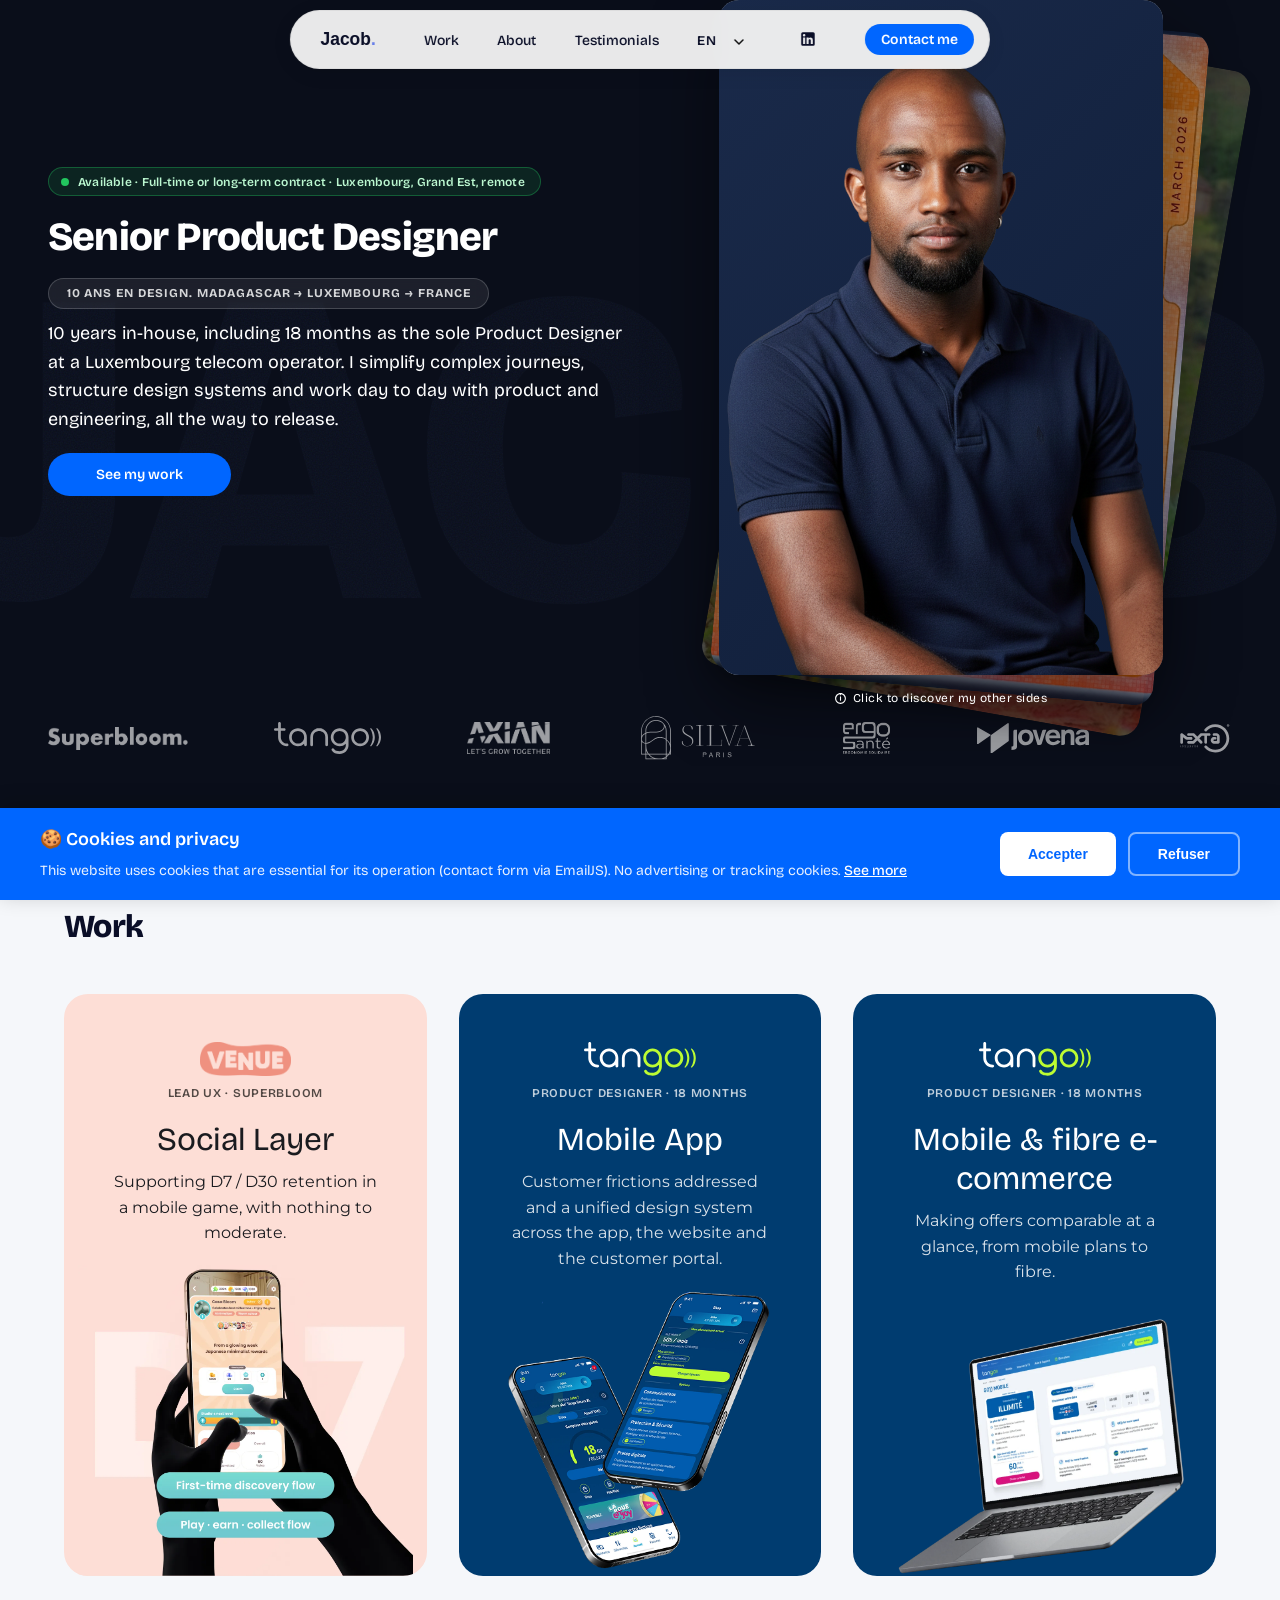
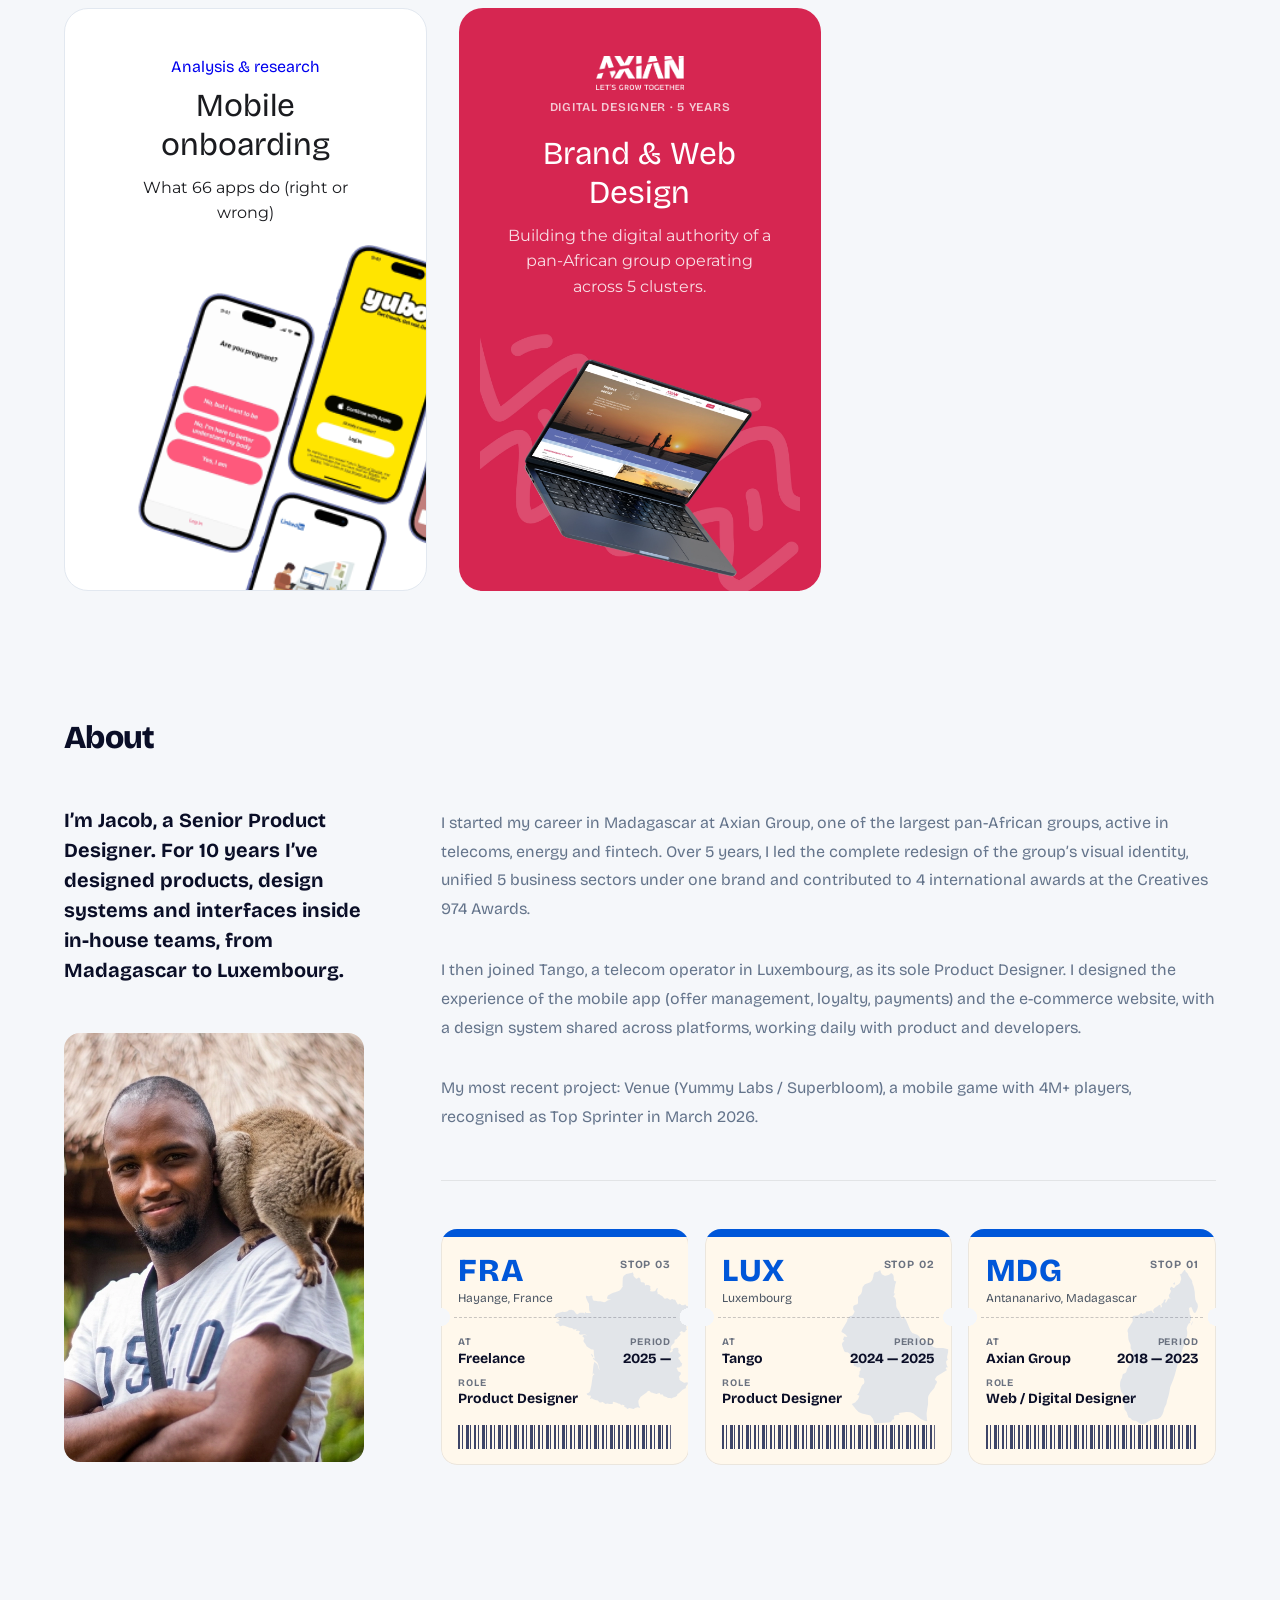
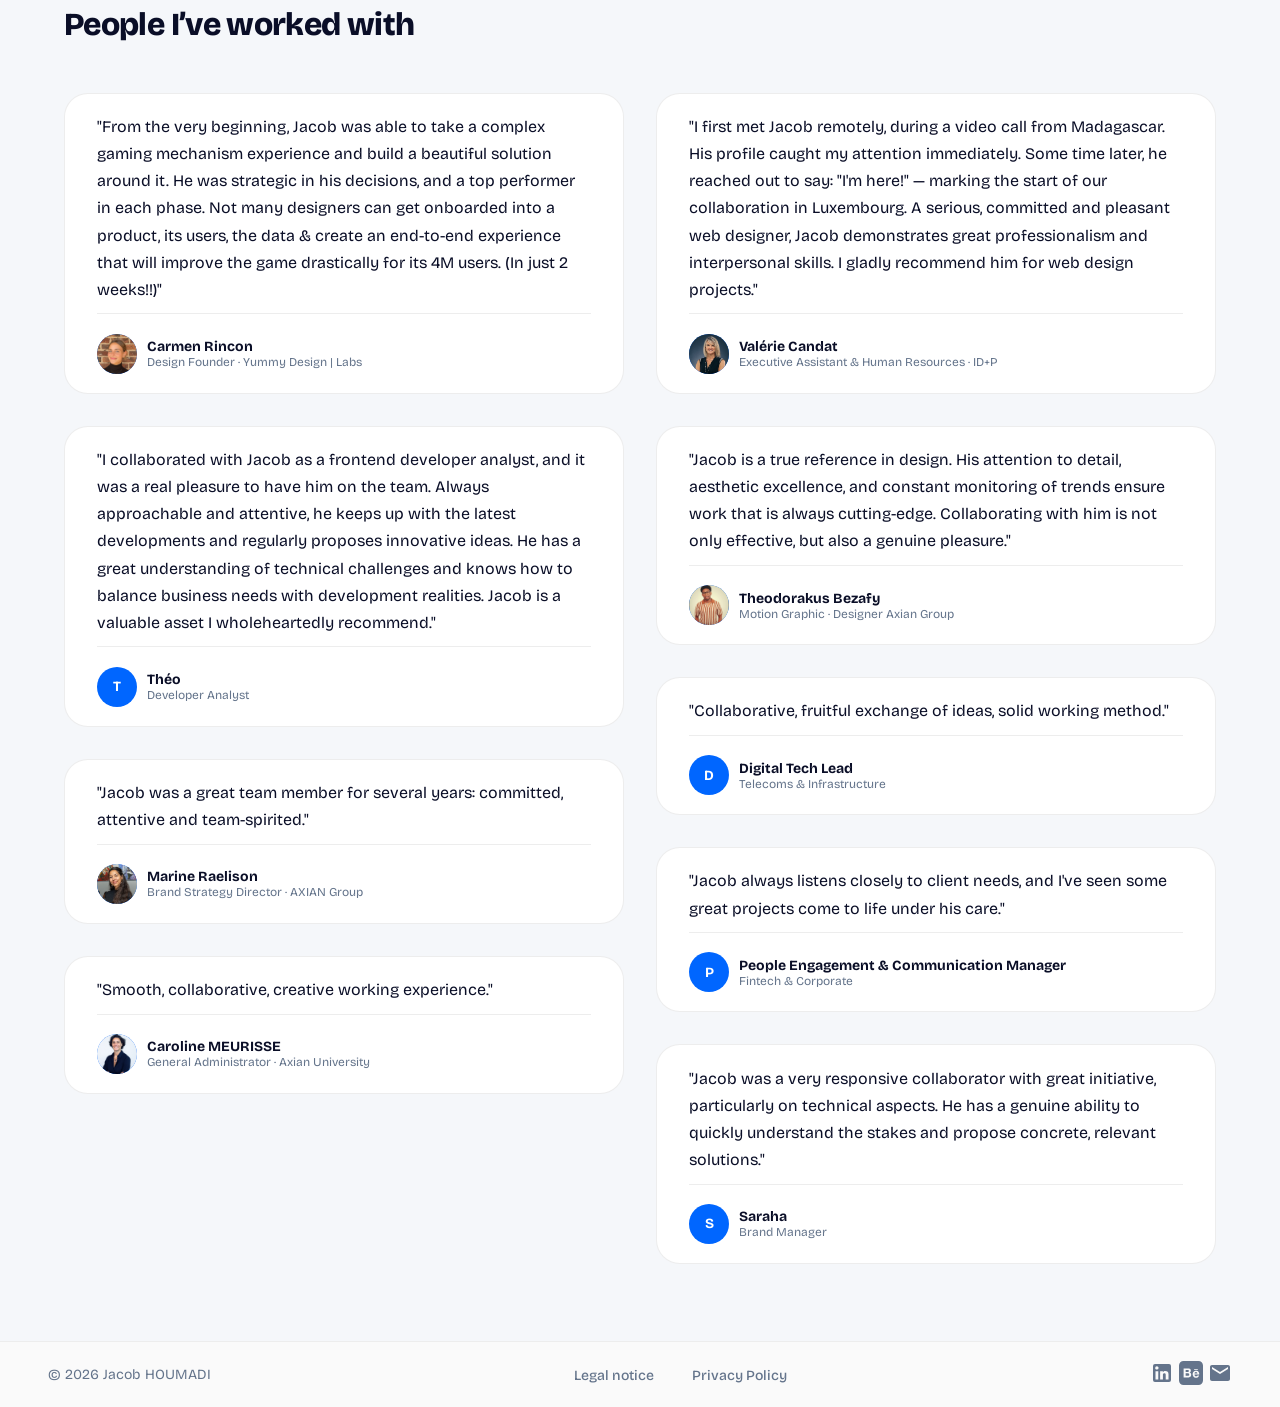
<file: cases-studies.html>
<!DOCTYPE html>
<html lang="fr">
<head>
    <meta charset="UTF-8">
    <meta name="viewport" content="width=device-width, initial-scale=1.0">
    <title>Travaux | Jacob Houmadi</title>
    <meta name="robots" content="noindex, follow">
    <link rel="canonical" href="https://jacob-houmadi.com/#travaux">
    <meta http-equiv="refresh" content="0; url=index.html#travaux">
    <script>window.location.replace('index.html#travaux');</script>
</head>
<body>
    <p><a href="index.html#travaux">Travaux · Jacob Houmadi</a></p>
</body>
</html>
</file>
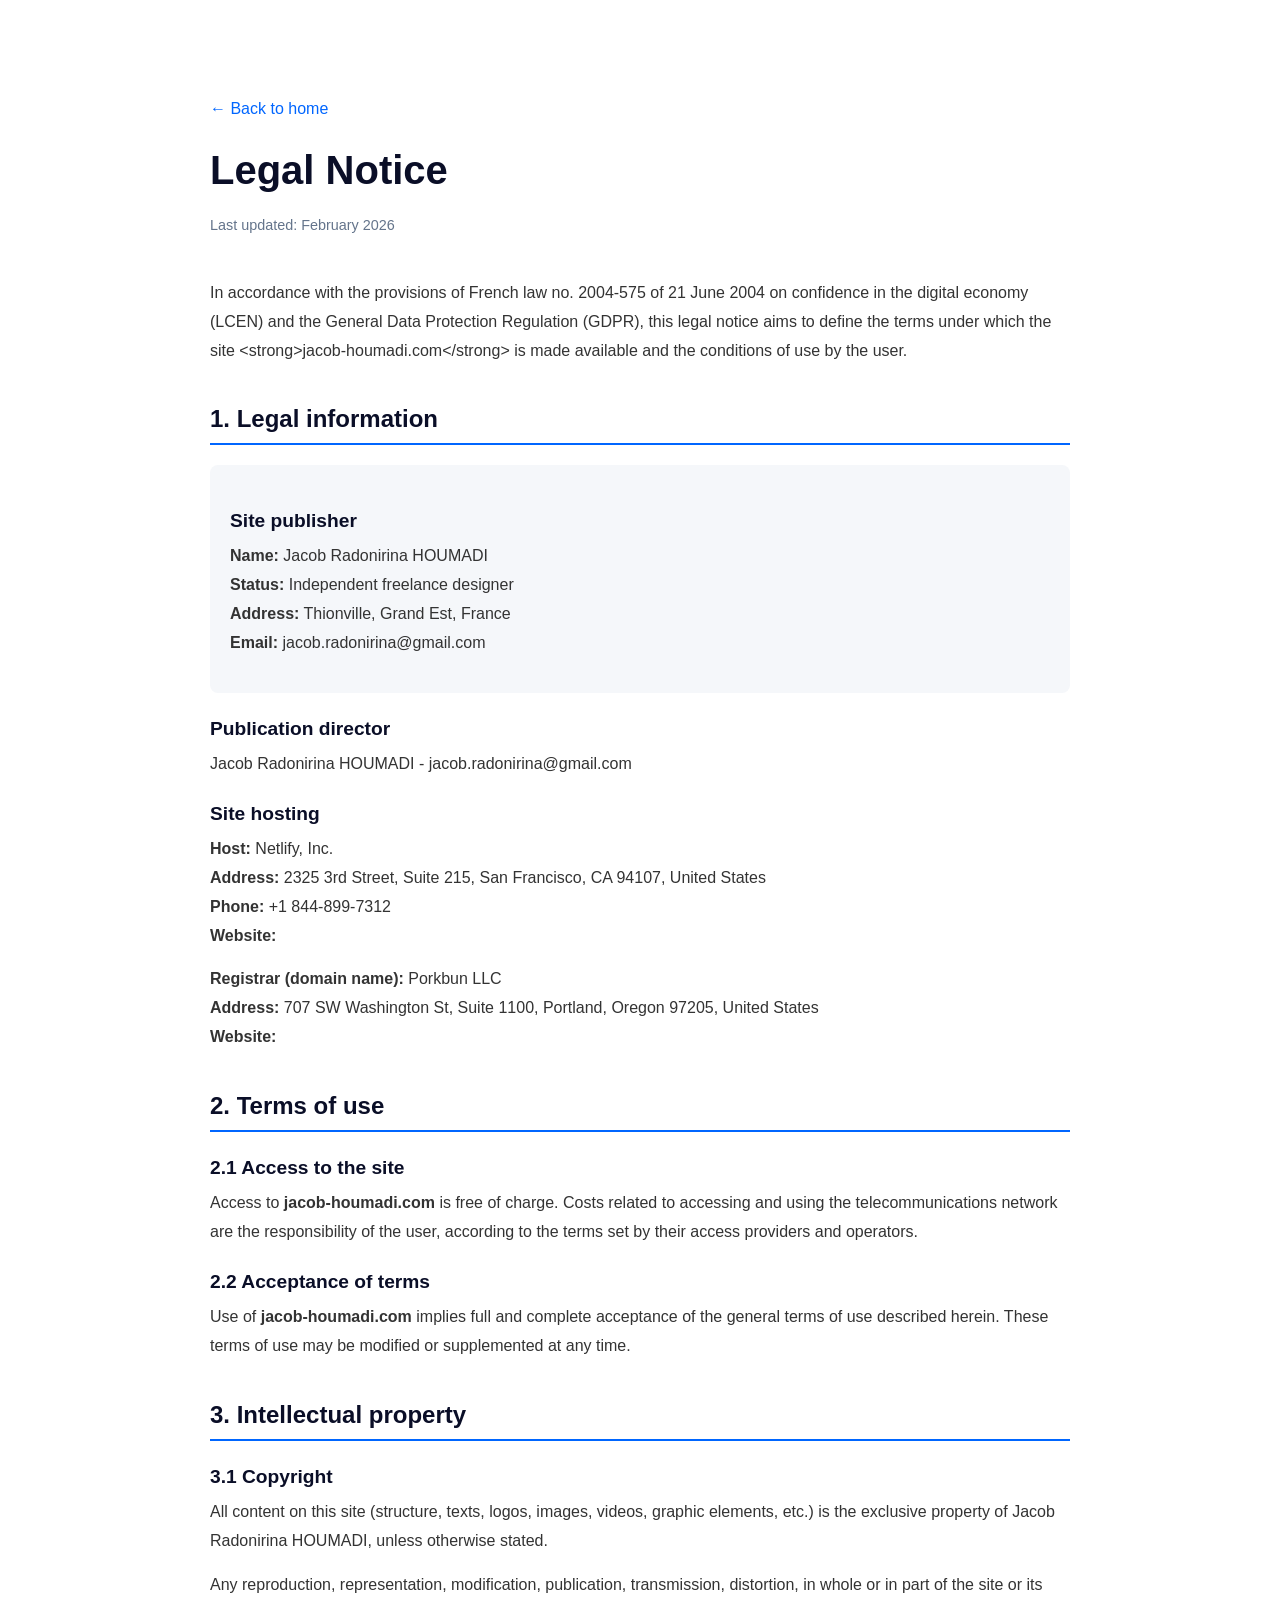
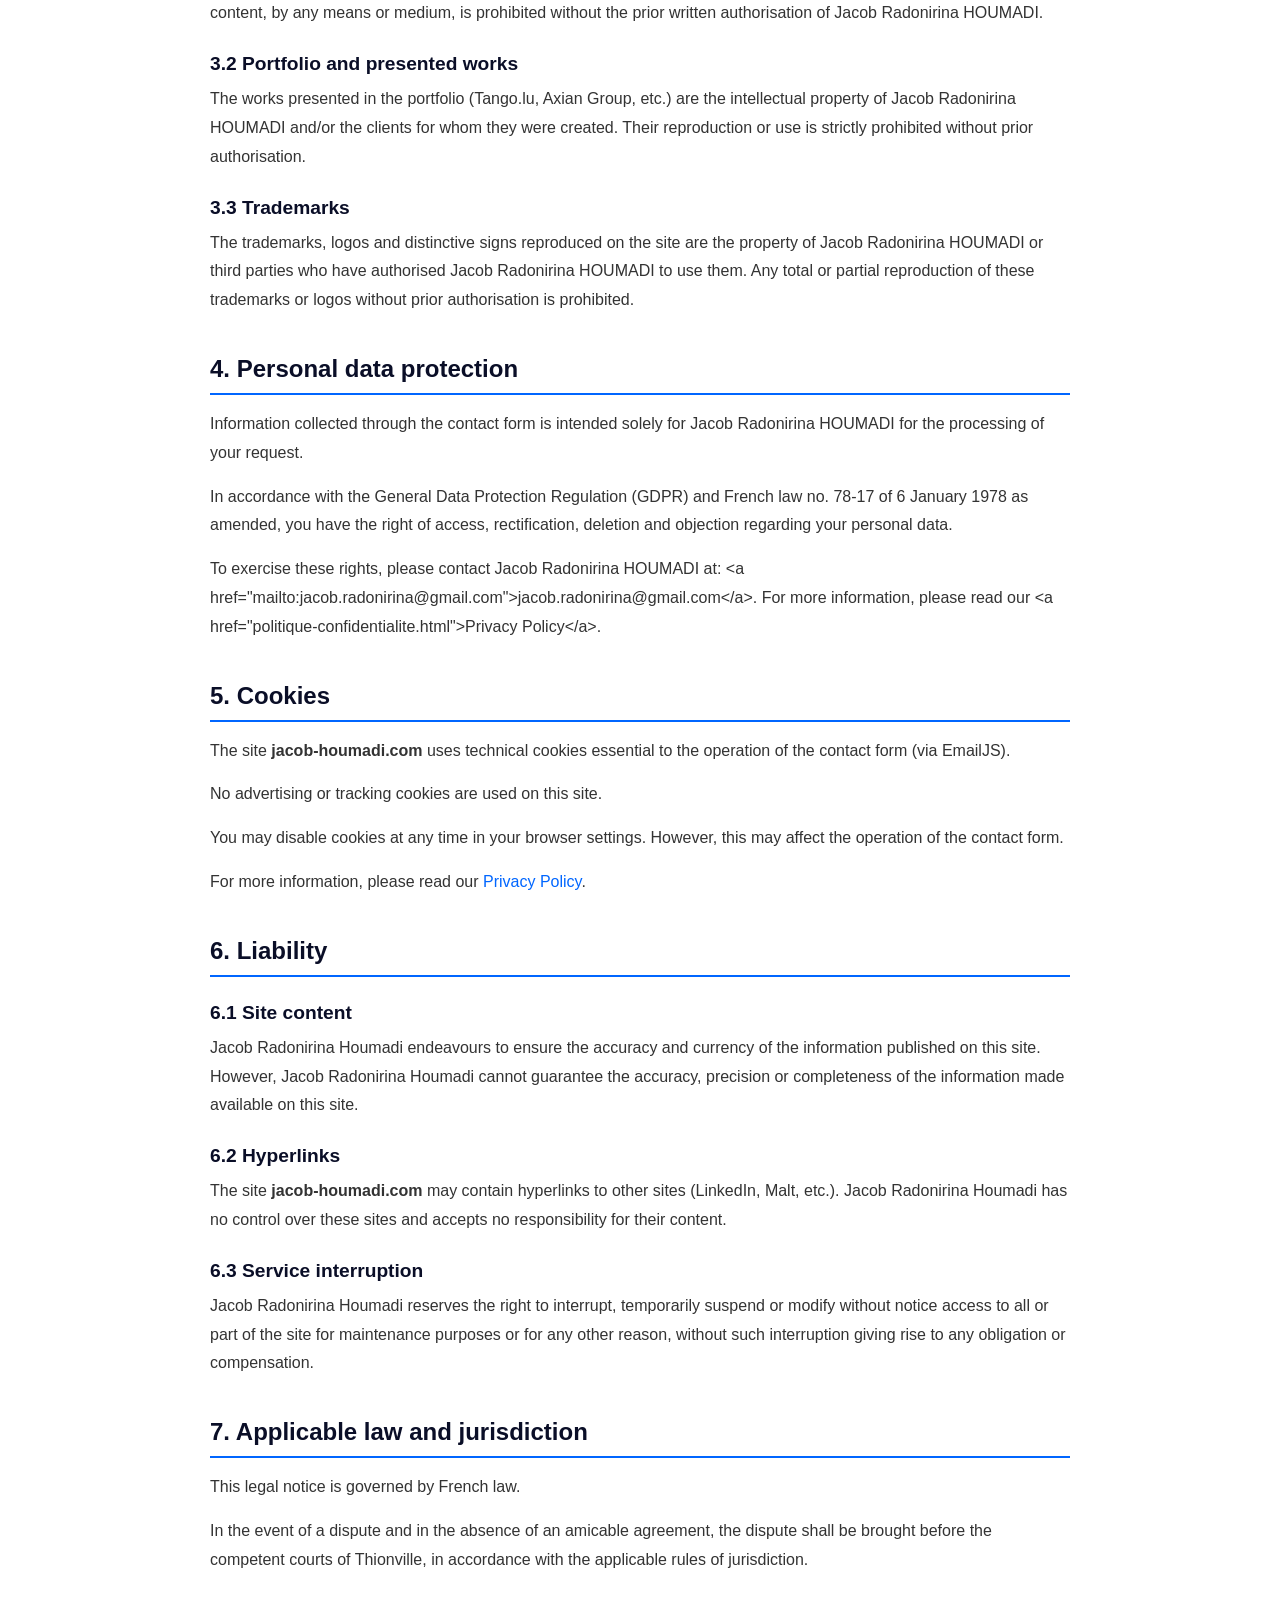
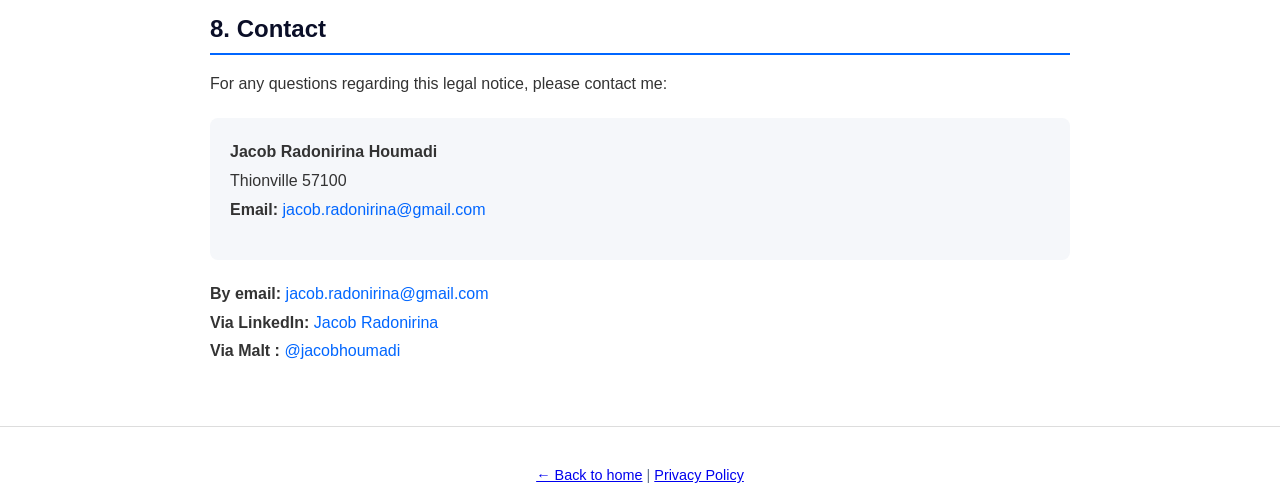
<file: mentions-legales.html>
<!DOCTYPE html>
<html lang="fr">
<head>
    <meta charset="UTF-8">
    <meta name="viewport" content="width=device-width, initial-scale=1.0">
    <title>Mentions Légales - Jacob Radonirina Product Designer</title>
    <meta name="description" content="Mentions légales du site jacob-houmadi.com - Product Designer freelance basé à Thionville">
    <meta name="robots" content="noindex, follow">
    <link rel="canonical" href="https://jacob-houmadi.com/mentions-legales.html">
    <link rel="stylesheet" href="styles.css">
    <style>
        .legal-page {
            max-width: 900px;
            margin: 100px auto 60px;
            padding: 0 20px;
            font-family: var(--font-family-base);
        }
        
        .legal-page h1 {
            font-size: 2.5rem;
            color: var(--dark);
            margin-bottom: 20px;
        }
        
        .legal-page .last-updated {
            color: var(--text-gray);
            font-size: 0.9rem;
            margin-bottom: 40px;
        }
        
        .legal-page h2 {
            font-size: 1.5rem;
            color: var(--dark);
            margin-top: 40px;
            margin-bottom: 15px;
            padding-bottom: 10px;
            border-bottom: 2px solid var(--primary);
        }
        
        .legal-page h3 {
            font-size: 1.2rem;
            color: var(--dark);
            margin-top: 25px;
            margin-bottom: 10px;
        }
        
        .legal-page p, .legal-page li {
            line-height: 1.8;
            color: #333;
            margin-bottom: 15px;
        }
        
        .legal-page ul {
            margin-left: 20px;
        }
        
        .legal-page a {
            color: var(--primary);
            text-decoration: none;
        }
        
        .legal-page a:hover {
            text-decoration: underline;
        }
        
        .back-link {
            display: inline-block;
            margin-bottom: 30px;
            color: var(--primary);
            text-decoration: none;
            font-weight: 500;
        }
        
        .back-link:hover {
            text-decoration: underline;
        }
        
        .info-box {
            background: var(--light-gray);
            padding: 20px;
            border-radius: 8px;
            margin: 20px 0;
        }
    </style>
    <script src="translations.js" defer></script>
</head>
<body>
   <div class="legal-page">
        <a class="back-link" data-i18n="legal.001" href="index.html">← Retour à l'accueil</a>
        <h1 data-i18n="legal.002">Mentions Légales</h1>
        <p class="last-updated" data-i18n="legal.003">Dernière mise à jour : Février 2026</p>
        <p data-i18n="legal.004">Conformément aux dispositions de la loi française n° 2004-575 du 21 juin 2004 pour la confiance dans l'économie numérique (LCEN) et au Règlement Général sur la Protection des Données (RGPD), les présentes mentions légales ont pour objet de définir les modalités de mise à disposition du site <strong>jacob-houmadi.com</strong> et de définir les conditions d'utilisation du site par l'utilisateur.</p>
        <h2 data-i18n="legal.005">1. Informations légales</h2>
        <div class="info-box">
        <h3 data-i18n="legal.006">Éditeur du site</h3>
        <p data-i18n-html="legal.007">
        <strong>Nom :</strong> Jacob Radonirina Houmadi<br/>
        <strong>Statut :</strong> Designer freelance indépendant<br/>
        <strong>Adresse :</strong> Thionville, Grand Est, France<br/>
        <strong>Email :</strong> jacob.radonirina@gmail.com<br/>
        </p>
        </div>
        <h3 data-i18n="legal.008">Directeur de la publication</h3>
        <p data-i18n="legal.009">Jacob Radonirina Houmadi - jacob.radonirina@gmail.com</p>
        <h3 data-i18n="legal.010">Hébergement du site</h3>
        <p data-i18n-html="legal.011">
        <strong>Hébergeur :</strong> Netlify, Inc.<br/>
        <strong>Adresse :</strong> 2325 3rd Street, Suite 215, San Francisco, CA 94107, États-Unis<br/>
        <strong>Téléphone :</strong> +1 844-899-7312<br/>
        <strong>Site web :</strong> <a data-i18n="legal.012" href="https://www.netlify.com" rel="noopener" target="_blank">https://www.netlify.com</a>
        </p>
        <p data-i18n-html="legal.013">
        <strong>Registrar (nom de domaine) :</strong> Porkbun LLC<br/>
        <strong>Adresse :</strong> 707 SW Washington St, Suite 1100, Portland, Oregon 97205, États-Unis<br/>
        <strong>Site web :</strong> <a data-i18n="legal.014" href="https://porkbun.com" rel="noopener" target="_blank">https://porkbun.com</a>
        </p>
        <h2 data-i18n="legal.015">2. Conditions d'utilisation</h2>
        <h3 data-i18n="legal.016">2.1 Accès au site</h3>
        <p data-i18n-html="legal.017">L'accès au site <strong>jacob-houmadi.com</strong> est gratuit. Les frais d'accès et d'utilisation du réseau de télécommunications sont à la charge de l'utilisateur selon les modalités fixées par ses fournisseurs d'accès et opérateurs de télécommunications.</p>
        <h3 data-i18n="legal.018">2.2 Acceptation des conditions</h3>
        <p data-i18n-html="legal.019">L'utilisation du site <strong>jacob-houmadi.com</strong> implique l'acceptation pleine et entière des conditions générales d'utilisation décrites ci-après. Ces conditions d'utilisation sont susceptibles d'être modifiées ou complétées à tout moment.</p>
        <h2 data-i18n="legal.020">3. Propriété intellectuelle</h2>
        <h3 data-i18n="legal.021">3.1 Droits d'auteur</h3>
        <p data-i18n="legal.022">L'ensemble de ce site (structure, textes, logos, images, vidéos, éléments graphiques, etc.) est la propriété exclusive de Jacob Radonirina Houmadi, sauf mention contraire.</p>
        <p data-i18n="legal.023">Toute reproduction, représentation, modification, publication, transmission, dénaturation, totale ou partielle du site ou de son contenu, par quelque procédé que ce soit, et sur quelque support que ce soit est interdite sans l'autorisation écrite préalable de Jacob Radonirina Houmadi.</p>
        <h3 data-i18n="legal.024">3.2 Portfolio et travaux présentés</h3>
        <p data-i18n="legal.025">Les travaux présentés dans le portfolio (Tango.lu, Axian Group, etc.) sont la propriété intellectuelle de Jacob Radonirina Houmadi et/ou des clients pour lesquels ils ont été réalisés. Leur reproduction ou utilisation est strictement interdite sans autorisation préalable.</p>
        <h3 data-i18n="legal.026">3.3 Marques</h3>
        <p data-i18n="legal.027">Les marques, logos et signes distinctifs reproduits sur le site sont la propriété de Jacob Radonirina Houmadi ou de tiers ayant autorisé Jacob Radonirina Houmadi à les utiliser. Toute reproduction totale ou partielle de ces marques ou de ces logos sans autorisation préalable est interdite.</p>
        <h2 data-i18n="legal.028">4. Protection des données personnelles</h2>
        <p data-i18n="legal.029">Les informations collectées via le formulaire de contact sont destinées uniquement à Jacob Radonirina Houmadi pour le traitement de votre demande.</p>
        <p data-i18n="legal.030">Conformément au Règlement Général sur la Protection des Données (RGPD) et à la loi française n° 78-17 du 6 janvier 1978 modifiée, vous disposez d'un droit d'accès, de rectification, de suppression et d'opposition aux données personnelles vous concernant.</p>
        <p data-i18n="legal.031">Pour exercer ces droits, vous pouvez contacter Jacob Radonirina Houmadi à l'adresse email : <a href="mailto:jacob.radonirina@gmail.com">jacob.radonirina@gmail.com</a>. Pour plus d'informations, consultez notre <a id="privacyLink" href="politique-confidentialite.html" data-i18n="footer.legal2">Politique de confidentialité</a>.</p>
        <h2 data-i18n="legal.033">5. Cookies</h2>
        <p data-i18n-html="legal.034">Le site <strong>jacob-houmadi.com</strong> utilise des cookies techniques essentiels au fonctionnement du formulaire de contact (via EmailJS).</p>
        <p data-i18n="legal.035">Aucun cookie publicitaire ou de tracking n'est utilisé sur ce site.</p>
        <p data-i18n="legal.036">Vous pouvez à tout moment désactiver les cookies dans les paramètres de votre navigateur. Cependant, cela peut affecter le fonctionnement du formulaire de contact.</p>
        <p data-i18n-html="legal.037">Pour plus d'informations, consultez notre <a id="privacyLink" href="politique-confidentialite.html" data-i18n="footer.legal2">Politique de confidentialité</a>.</p>
        <h2 data-i18n="legal.039">6. Responsabilité</h2>
        <h3 data-i18n="legal.040">6.1 Contenu du site</h3>
        <p data-i18n="legal.041">Jacob Radonirina Houmadi s'efforce d'assurer l'exactitude et la mise à jour des informations diffusées sur ce site. Toutefois, Jacob Radonirina Houmadi ne peut garantir l'exactitude, la précision ou l'exhaustivité des informations mises à disposition sur ce site.</p>
        <h3 data-i18n="legal.042">6.2 Liens hypertextes</h3>
        <p data-i18n-html="legal.043">Le site <strong>jacob-houmadi.com</strong> peut contenir des liens hypertextes vers d'autres sites (LinkedIn, Malt, etc.). Jacob Radonirina Houmadi n'exerce aucun contrôle sur ces sites et décline toute responsabilité quant à leur contenu.</p>
        <h3 data-i18n="legal.044">6.3 Interruption du service</h3>
        <p data-i18n="legal.045">Jacob Radonirina Houmadi se réserve le droit d'interrompre, de suspendre momentanément ou de modifier sans préavis l'accès à tout ou partie du site, afin d'en assurer la maintenance, ou pour toute autre raison, sans que l'interruption n'ouvre droit à aucune obligation ni indemnisation.</p>
        <h2 data-i18n="legal.046">7. Droit applicable et juridiction compétente</h2>
        <p data-i18n="legal.047">Les présentes mentions légales sont régies par le droit français.</p>
        <p data-i18n="legal.048">En cas de litige et à défaut d'accord amiable, le litige sera porté devant les tribunaux compétents de Thionville, conformément aux règles de compétence en vigueur.</p>
        <h2 data-i18n="legal.049">8. Contact</h2>
        <p data-i18n="legal.050">Pour toute question concernant les mentions légales, vous pouvez me contacter :</p>
        <div class="info-box">
        <p data-i18n-html="legal.051">
        <strong>Jacob Radonirina Houmadi</strong><br/>
                            Thionville 57100 <br/>
        <strong>Email :</strong> <a href="mailto:jacob.radonirina@gmail.com">jacob.radonirina@gmail.com</a>
                        </p>
        </div>
        <p data-i18n-html="legal.052">
        <strong>Par email :</strong> <a href="mailto:jacob.radonirina@gmail.com">jacob.radonirina@gmail.com</a><br/>
        <strong>Via LinkedIn :</strong> <a href="https://www.linkedin.com/in/jacob-houmadi" target="_blank">Jacob Radonirina</a><br/>
        <strong>Via Malt :</strong> <a href="https://www.malt.fr/profile/jacobhoumadi" target="_blank">@jacobhoumadi</a>
        </p>
        </div>
        <hr style="margin: 40px 0; border: none; border-top: 1px solid #ddd;"/>
        <p data-i18n="legal.055" style="text-align: center; color: var(--text-gray); font-size: 0.9rem;">
        <a data-i18n-html="legal.056" href="index.html">← Retour à l'accueil</a> | 
                    <a id="privacyLink" href="politique-confidentialite.html" data-i18n="footer.legal2">Politique de confidentialité</a>
        </p>
    </div>
</body>
</html>
</file>
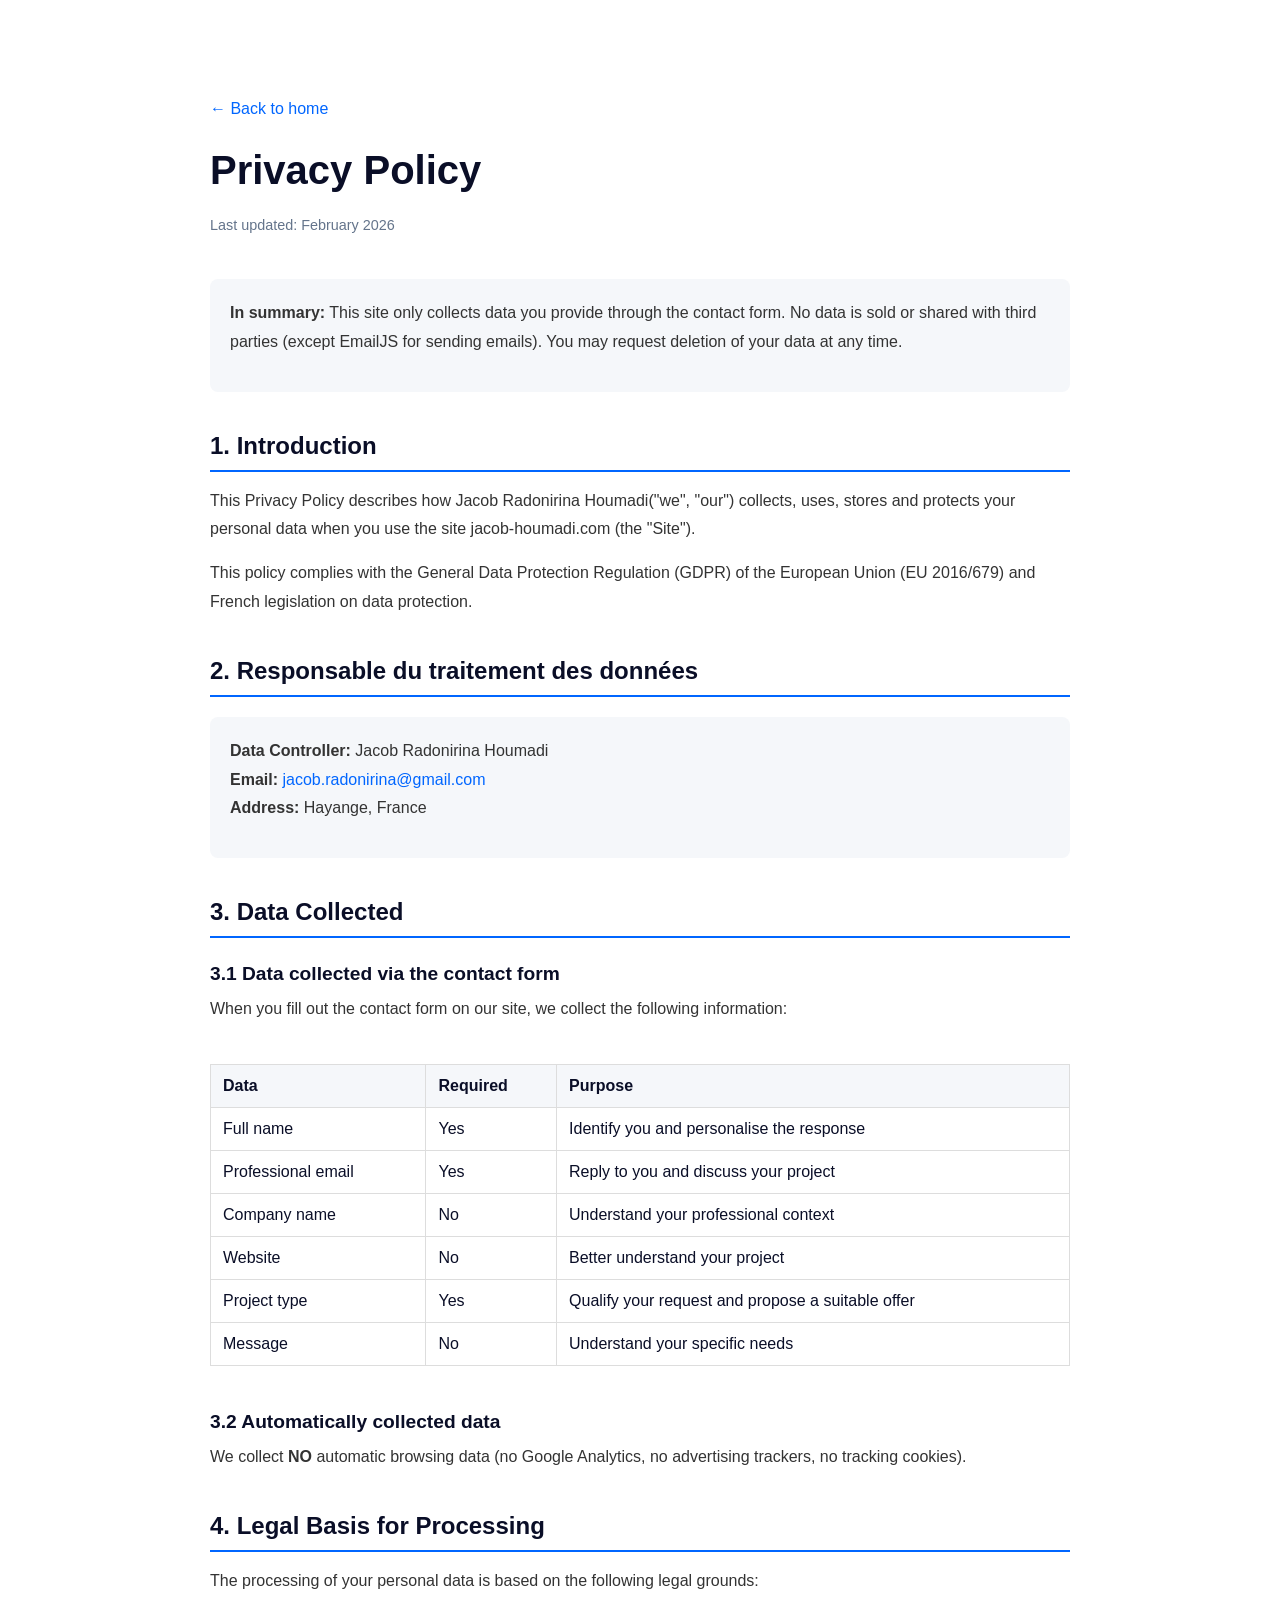
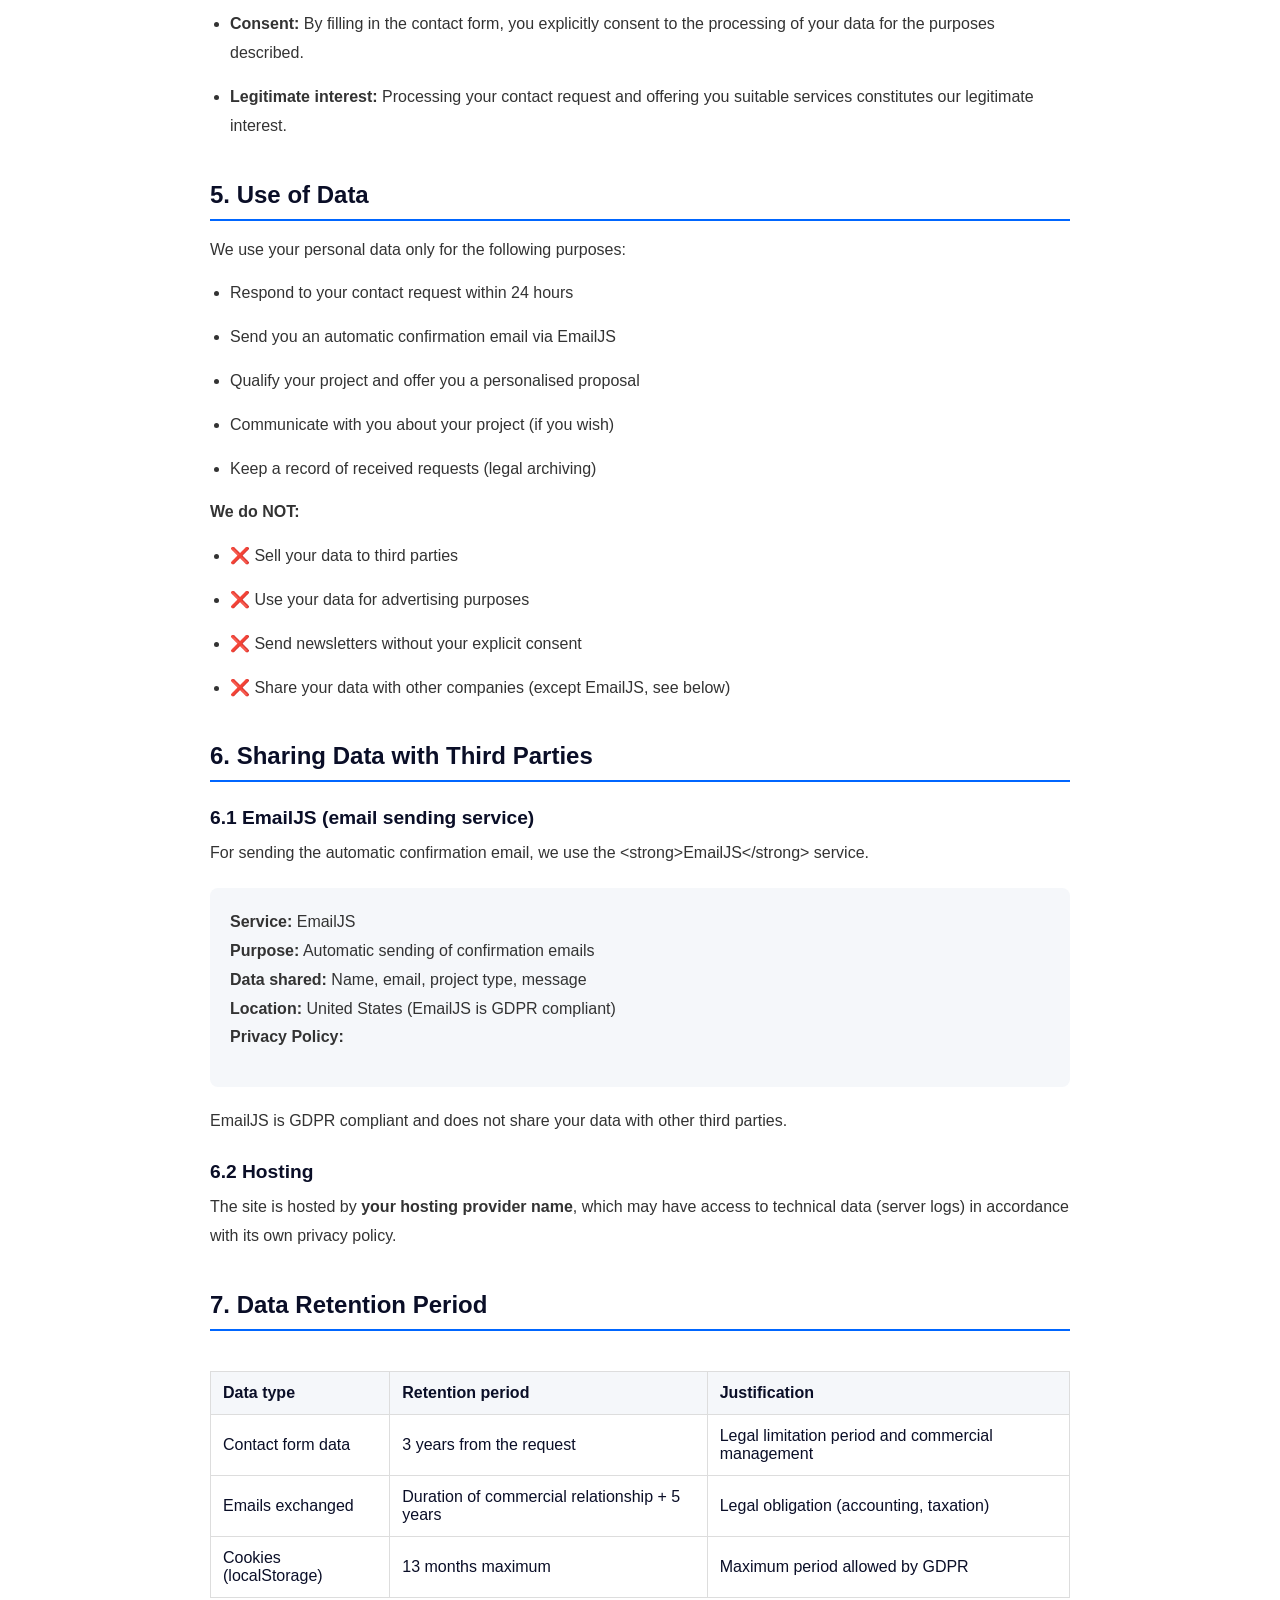
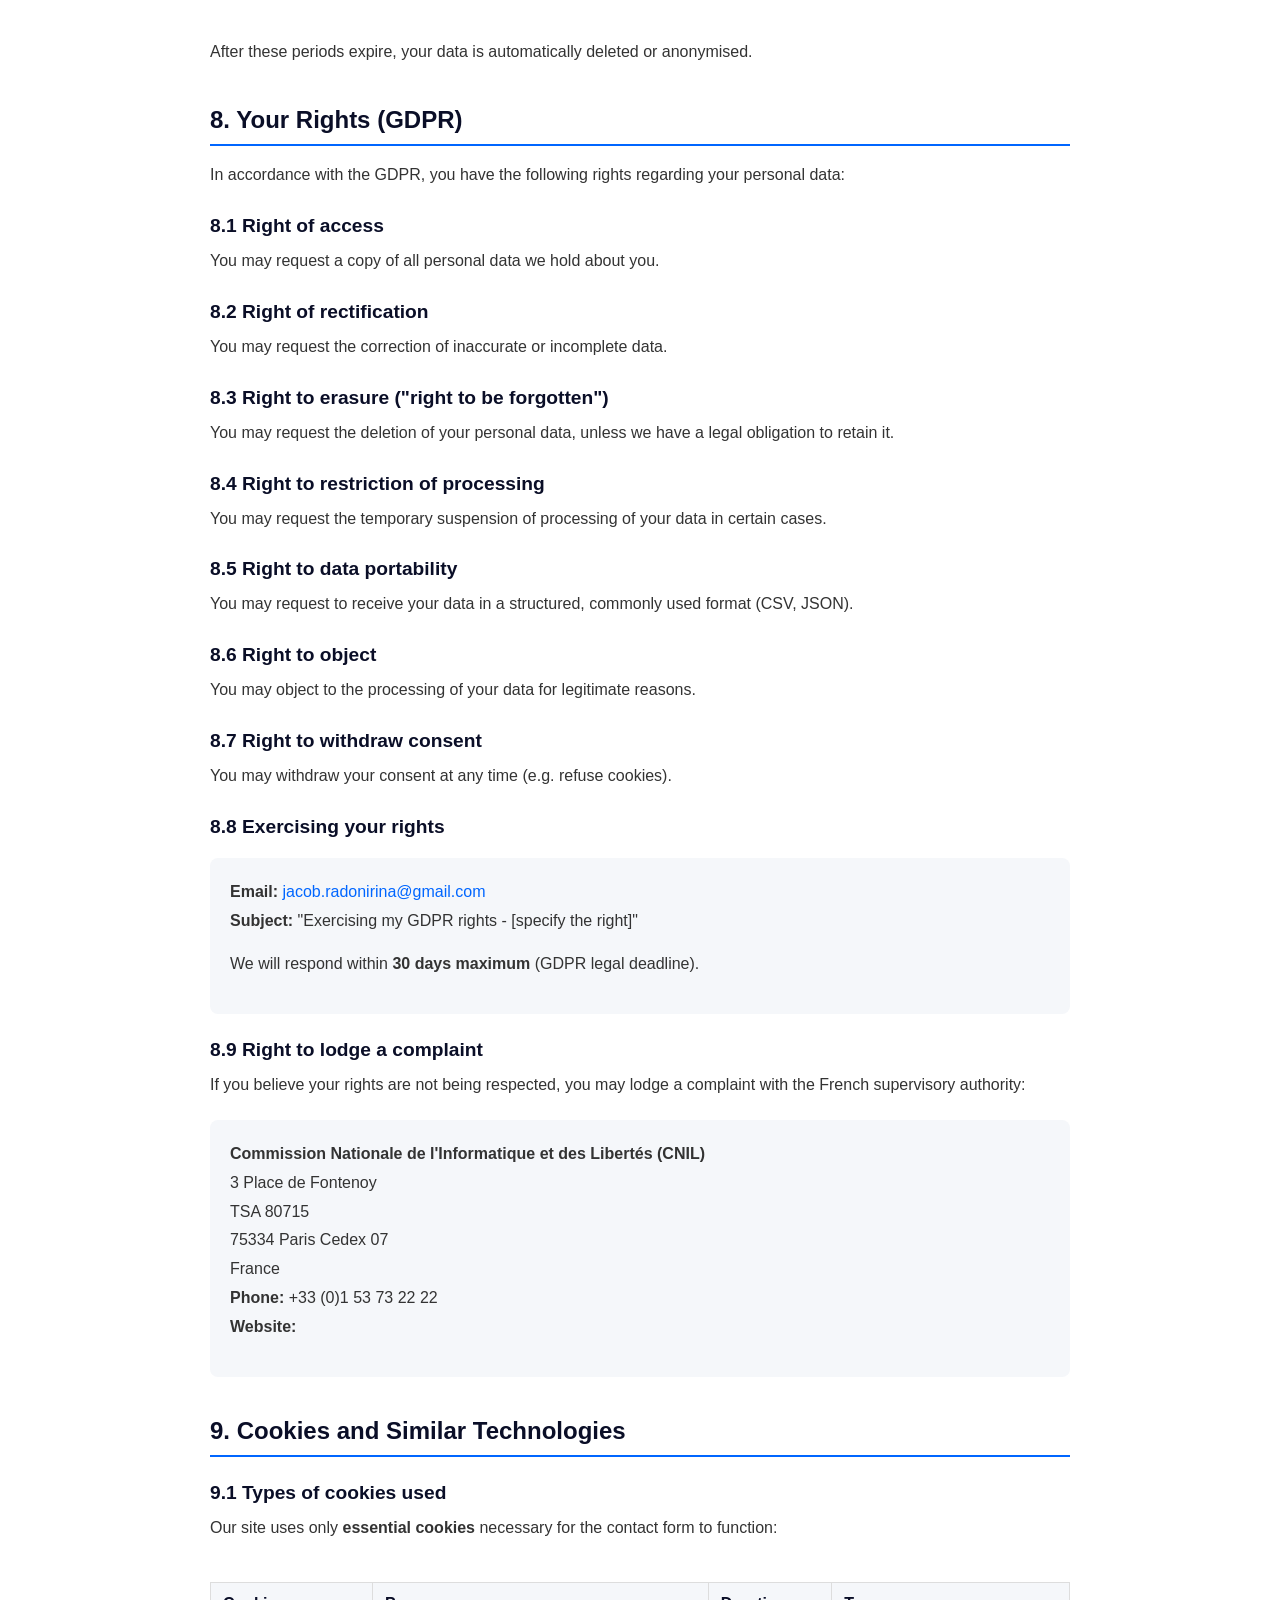
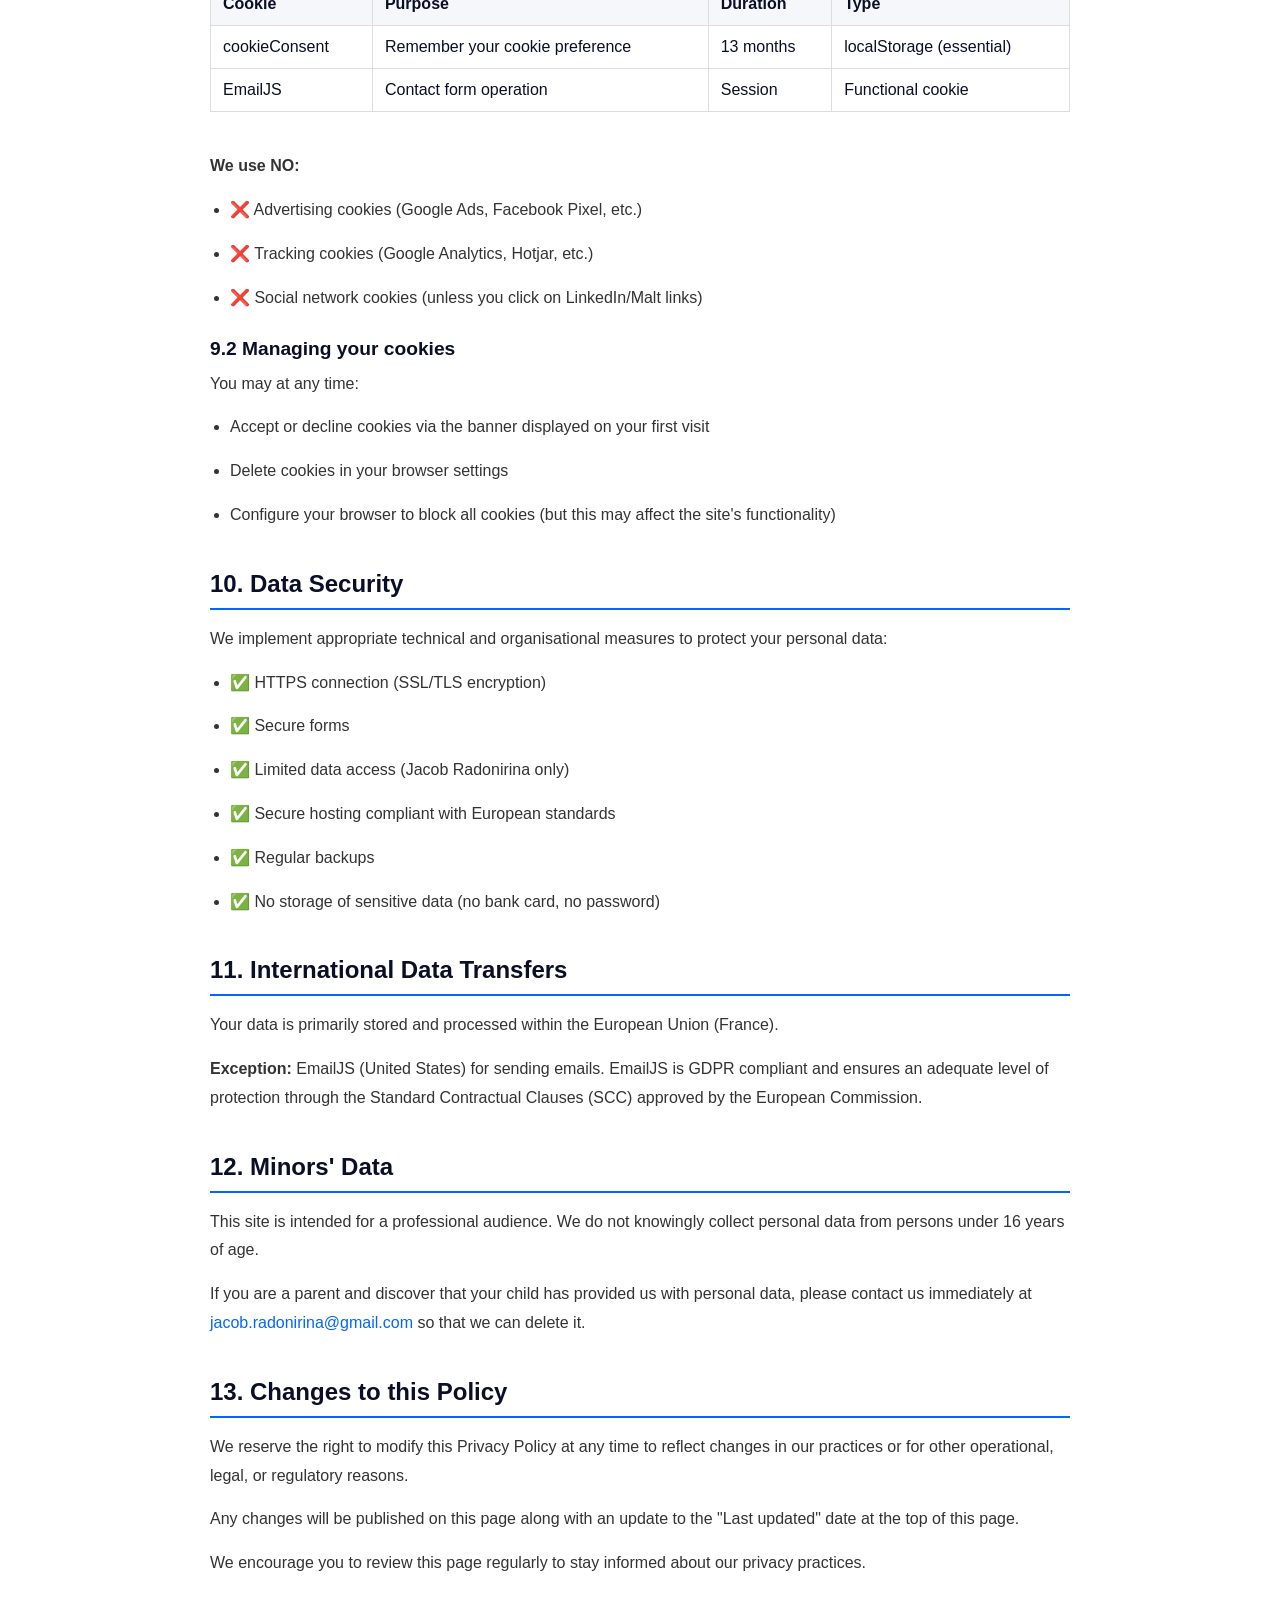
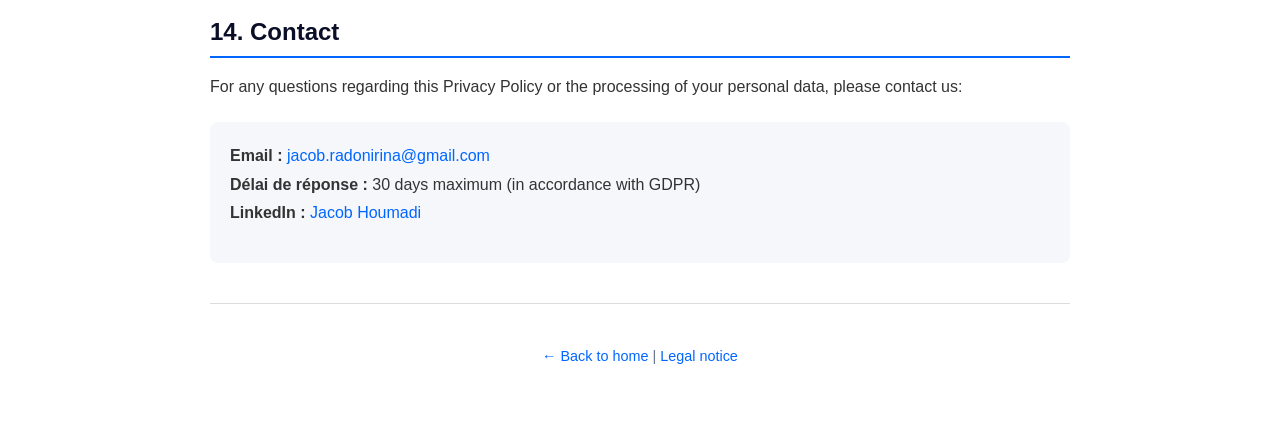
<file: politique-confidentialite.html>
<!DOCTYPE html>
<html lang="fr">
<head>
  <meta charset="UTF-8" />
  <meta name="viewport" content="width=device-width, initial-scale=1.0" />
  <title>Politique de Confidentialité - Jacob Houmadi Product Designer</title>
  <meta name="description" content="Politique de confidentialité et protection des données personnelles - jacob-houmadi.com" />
  <meta name="robots" content="noindex, follow" />
  <link rel="canonical" href="https://jacob-houmadi.com/politique-confidentialite.html" />
  <link rel="stylesheet" href="styles.css" />

  <style>
    .legal-page { max-width: 900px; margin: 100px auto 60px; padding: 0 20px; font-family: var(--font-family-base); }
    .legal-page h1 { font-size: 2.5rem; color: var(--dark); margin-bottom: 20px; }
    .legal-page .last-updated { color: var(--text-gray); font-size: 0.9rem; margin-bottom: 40px; }
    .legal-page h2 { font-size: 1.5rem; color: var(--dark); margin-top: 40px; margin-bottom: 15px; padding-bottom: 10px; border-bottom: 2px solid var(--primary); }
    .legal-page h3 { font-size: 1.2rem; color: var(--dark); margin-top: 25px; margin-bottom: 10px; }
    .legal-page p, .legal-page li { line-height: 1.8; color: #333; margin-bottom: 15px; }
    .legal-page ul { margin-left: 20px; }
    .legal-page a { color: var(--primary); text-decoration: none; }
    .legal-page a:hover { text-decoration: underline; }
    .back-link { display: inline-block; margin-bottom: 30px; color: var(--primary); text-decoration: none; font-weight: 500; }
    .back-link:hover { text-decoration: underline; }
    .info-box { background: var(--light-gray); padding: 20px; border-radius: 8px; margin: 20px 0; }
    .warning-box { background: #FFF3CD; border-left: 4px solid #FFC107; padding: 20px; border-radius: 8px; margin: 20px 0; }
    .table-container { overflow-x: auto; margin: 20px 0; }
    table { width: 100%; border-collapse: collapse; margin: 20px 0; }
    th, td { padding: 12px; text-align: left; border: 1px solid #ddd; }
    th { background-color: var(--light-gray); font-weight: 600; }
  </style>

  <script src="translations.js" defer></script>
</head>

<body>
  <div class="legal-page">
    <a class="back-link" data-i18n="privacy.001" href="index.html">← Retour à l'accueil</a>

    <h1 data-i18n="privacy.002">Politique de Confidentialité</h1>
    <p class="last-updated" data-i18n="privacy.003">Dernière mise à jour : Février 2026</p>

    <div class="info-box">
      <p data-i18n-html="privacy.004">
        <strong>En résumé :</strong> Ce site collecte uniquement les données que vous fournissez via le formulaire de contact.
        Aucune donnée n'est vendue ou partagée avec des tiers (sauf EmailJS pour l'envoi d'emails). Vous pouvez à tout moment
        demander la suppression de vos données.
      </p>
    </div>

    <h2 data-i18n="privacy.005">1. Introduction</h2>
    <p data-i18n="privacy.006">
      La présente Politique de Confidentialité décrit comment Jacob Radonirina Houmadi("nous", "notre") collecte, utilise, stocke et protège
      vos données personnelles lorsque vous utilisez le site jacob-houmadi.com (le "Site").
    </p>
    <p data-i18n="privacy.007">
      Cette politique est conforme au Règlement Général sur la Protection des Données (RGPD) de l'Union Européenne (UE 2016/679) et à la
      législation Française en matière de protection des données.
    </p>

    <h2 data-i18n="privacy.008-html">2. Responsable du traitement des données</h2>
    <div class="info-box">
      <p data-i18n-html="privacy.009">
        <strong>Responsable du traitement :</strong> Jacob Radonirina Houmadi<br />
        <strong>Email :</strong> <a href="mailto:jacob.radonirina@gmail.com">jacob.radonirina@gmail.com</a><br />
        <strong>Adresse :</strong> Hayange, France
      </p>
    </div>

    <h2 data-i18n="privacy.010">3. Données collectées</h2>
    <h3 data-i18n="privacy.011">3.1 Données collectées via le formulaire de contact</h3>
    <p data-i18n="privacy.012">
      Lorsque vous remplissez le formulaire de contact sur notre site, nous collectons les informations suivantes :
    </p>

    <div class="table-container">
      <table>
        <thead>
          <tr>
            <th data-i18n="privacy.013">Donnée</th>
            <th data-i18n="privacy.014">Obligatoire</th>
            <th data-i18n="privacy.015">Finalité</th>
          </tr>
        </thead>
        <tbody>
          <tr>
            <td data-i18n="privacy.016">Nom complet</td>
            <td data-i18n="privacy.017">Oui</td>
            <td data-i18n="privacy.018">Vous identifier et personnaliser la réponse</td>
          </tr>
          <tr>
            <td data-i18n="privacy.019">Email professionnel</td>
            <td data-i18n="privacy.020">Oui</td>
            <td data-i18n="privacy.021">Vous répondre et échanger sur votre projet</td>
          </tr>
          <tr>
            <td data-i18n="privacy.022">Nom de l'entreprise</td>
            <td data-i18n="privacy.023">Non</td>
            <td data-i18n="privacy.024">Comprendre votre contexte professionnel</td>
          </tr>
          <tr>
            <td data-i18n="privacy.025">Site web</td>
            <td data-i18n="privacy.026">Non</td>
            <td data-i18n="privacy.027">Mieux comprendre votre projet</td>
          </tr>
          <tr>
            <td data-i18n="privacy.028">Type de projet</td>
            <td data-i18n="privacy.029">Oui</td>
            <td data-i18n="privacy.030">Qualifier votre demande et proposer une offre adaptée</td>
          </tr>
          <tr>
            <td data-i18n="privacy.031">Message</td>
            <td data-i18n="privacy.032">Non</td>
            <td data-i18n="privacy.033">Comprendre vos besoins spécifiques</td>
          </tr>
        </tbody>
      </table>
    </div>

    <h3 data-i18n="privacy.034">3.2 Données collectées automatiquement</h3>
    <p data-i18n-html="privacy.035">
      Nous ne collectons <strong>AUCUNE</strong> donnée de navigation automatique (pas de Google Analytics, pas de trackers publicitaires, pas
      de cookies de suivi).
    </p>

    <h2 data-i18n="privacy.036">4. Base légale du traitement</h2>
    <p data-i18n="privacy.037">Le traitement de vos données personnelles repose sur les bases légales suivantes :</p>
    <ul>
      <li data-i18n-html="privacy.038"><strong>Consentement :</strong> En remplissant le formulaire de contact, vous consentez explicitement au traitement de vos données pour les finalités décrites.</li>
      <li data-i18n-html="privacy.039"><strong>Intérêt légitime :</strong> Traiter votre demande de contact et vous proposer des services adaptés constitue notre intérêt légitime.</li>
    </ul>

    <h2 data-i18n="privacy.040">5. Utilisation des données</h2>
    <p data-i18n="privacy.041">Nous utilisons vos données personnelles uniquement pour les finalités suivantes :</p>
    <ul>
      <li data-i18n="privacy.042">Répondre à votre demande de contact dans un délai de 24 heures</li>
      <li data-i18n="privacy.043">Vous envoyer un email de confirmation automatique via EmailJS</li>
      <li data-i18n="privacy.044">Qualifier votre projet et vous proposer une offre personnalisée</li>
      <li data-i18n="privacy.045">Échanger avec vous sur votre projet (si vous le souhaitez)</li>
      <li data-i18n="privacy.046">Conserver un historique des demandes reçues (archivage légal)</li>
    </ul>

    <p data-i18n-html="privacy.047"><strong>Nous ne :</strong></p>
    <ul>
      <li data-i18n="privacy.048">❌ Vendons jamais vos données à des tiers</li>
      <li data-i18n="privacy.049">❌ N'utilisons pas vos données à des fins publicitaires</li>
      <li data-i18n="privacy.050">❌ N'envoyons pas de newsletter sans votre consentement explicite</li>
      <li data-i18n="privacy.051">❌ Ne partageons pas vos données avec d'autres entreprises (sauf EmailJS, voir ci-dessous)</li>
    </ul>

    <h2 data-i18n="privacy.052">6. Partage des données avec des tiers</h2>

    <h3 data-i18n="privacy.053">6.1 EmailJS (service d'envoi d'emails)</h3>
    <p data-i18n="privacy.054">
      Pour l'envoi de l'email de confirmation automatique, nous utilisons le service <strong>EmailJS</strong>.
    </p>

    <div class="info-box">
      <p data-i18n-html="privacy.055">
        <strong>Service :</strong> EmailJS<br />
        <strong>Finalité :</strong> Envoi automatique d’emails de confirmation<br />
        <strong>Données partagées :</strong> Nom, email, type de projet, message<br />
        <strong>Localisation :</strong> États-Unis (EmailJS est conforme GDPR)<br />
        <strong>Politique de confidentialité :</strong>
        <a data-i18n="privacy.056" href="https://www.emailjs.com/legal/privacy-policy/" rel="noopener" target="_blank">
          https://www.emailjs.com/legal/privacy-policy/
        </a>
      </p>
    </div>

    <p data-i18n="privacy.057">EmailJS est conforme RGPD et ne partage pas vos données avec d'autres tiers.</p>

    <h3 data-i18n="privacy.058">6.2 Hébergement</h3>
    <p data-i18n-html="privacy.059">
      Le site est hébergé par <strong>Nom de votre hébergeur</strong>, qui peut avoir accès aux données techniques (logs serveur)
      conformément à sa propre politique de confidentialité.
    </p>

    <h2 data-i18n="privacy.060">7. Durée de conservation des données</h2>
    <div class="table-container">
      <table>
        <thead>
          <tr>
            <th data-i18n="privacy.061">Type de données</th>
            <th data-i18n="privacy.062">Durée de conservation</th>
            <th data-i18n="privacy.063">Justification</th>
          </tr>
        </thead>
        <tbody>
          <tr>
            <td data-i18n="privacy.064">Données du formulaire de contact</td>
            <td data-i18n="privacy.065">3 ans à compter de la demande</td>
            <td data-i18n="privacy.066">Prescription légale et gestion commerciale</td>
          </tr>
          <tr>
            <td data-i18n="privacy.067">Emails échangés</td>
            <td data-i18n="privacy.068">Durée de la relation commerciale + 5 ans</td>
            <td data-i18n="privacy.069">Obligation légale (comptabilité, fiscalité)</td>
          </tr>
          <tr>
            <td data-i18n="privacy.070">Cookies (localStorage)</td>
            <td data-i18n="privacy.071">13 mois maximum</td>
            <td data-i18n="privacy.072">Durée maximale autorisée par le RGPD</td>
          </tr>
        </tbody>
      </table>
    </div>

    <p data-i18n="privacy.073">À l'expiration de ces délais, vos données sont automatiquement supprimées ou anonymisées.</p>

    <h2 data-i18n="privacy.074">8. Vos droits (RGPD)</h2>
    <p data-i18n="privacy.075">Conformément au RGPD, vous disposez des droits suivants concernant vos données personnelles :</p>

    <h3 data-i18n="privacy.076">8.1 Droit d'accès</h3>
    <p data-i18n="privacy.077">Vous pouvez demander une copie de toutes les données personnelles que nous détenons sur vous.</p>

    <h3 data-i18n="privacy.078">8.2 Droit de rectification</h3>
    <p data-i18n="privacy.079">Vous pouvez demander la correction de données inexactes ou incomplètes.</p>

    <h3 data-i18n="privacy.080">8.3 Droit à l'effacement ("droit à l'oubli")</h3>
    <p data-i18n="privacy.081">Vous pouvez demander la suppression de vos données personnelles, sauf si nous avons une obligation légale de les conserver.</p>

    <h3 data-i18n="privacy.082">8.4 Droit à la limitation du traitement</h3>
    <p data-i18n="privacy.083">Vous pouvez demander la suspension temporaire du traitement de vos données dans certains cas.</p>

    <h3 data-i18n="privacy.084">8.5 Droit à la portabilité</h3>
    <p data-i18n="privacy.085">Vous pouvez demander à recevoir vos données dans un format structuré et couramment utilisé (CSV, JSON).</p>

    <h3 data-i18n="privacy.086">8.6 Droit d'opposition</h3>
    <p data-i18n="privacy.087">Vous pouvez vous opposer au traitement de vos données pour des raisons légitimes.</p>

    <h3 data-i18n="privacy.088">8.7 Droit de retirer votre consentement</h3>
    <p data-i18n="privacy.089">Vous pouvez retirer votre consentement à tout moment (ex: refuser les cookies).</p>

    <h3 data-i18n="privacy.090">8.8 Exercer vos droits</h3>
    <div class="info-box">
      <p data-i18n-html="privacy.091">
        <strong>Email :</strong> <a href="mailto:jacob.radonirina@gmail.com">jacob.radonirina@gmail.com</a><br />
        <strong>Objet :</strong> "Exercice de mes droits RGPD - [préciser le droit]"
      </p>
      <p data-i18n-html="privacy.092">Nous vous répondrons sous <strong>30 jours maximum</strong> (délai légal RGPD).</p>
    </div>

    <h3 data-i18n="privacy.093">8.9 Droit de réclamation</h3>
    <p data-i18n="privacy.094">
      Si vous estimez que vos droits ne sont pas respectés, vous pouvez déposer une réclamation auprès de l'autorité de contrôle française :
    </p>
    <div class="info-box">
      <p data-i18n-html="privacy.095">
        <strong>Commission Nationale de l'Informatique et des Libertés (CNIL)</strong><br />
        3 Place de Fontenoy<br />
        TSA 80715<br />
        75334 Paris Cedex 07<br />
        France<br />
        <strong>Téléphone :</strong> +33 (0)1 53 73 22 22<br />
        <strong>Site web :</strong>
        <a data-i18n="privacy.096" href="https://www.cnil.fr" rel="noopener" target="_blank">https://www.cnil.fr</a>
      </p>
    </div>

    <h2 data-i18n="privacy.097">9. Cookies et technologies similaires</h2>

    <h3 data-i18n="privacy.098">9.1 Types de cookies utilisés</h3>
    <p data-i18n-html="privacy.099">
      Notre site utilise uniquement des <strong>cookies essentiels</strong> nécessaires au fonctionnement du formulaire de contact :
    </p>

    <div class="table-container">
      <table>
        <thead>
          <tr>
            <th data-i18n="privacy.100">Cookie</th>
            <th data-i18n="privacy.101">Finalité</th>
            <th data-i18n="privacy.102">Durée</th>
            <th data-i18n="privacy.103">Type</th>
          </tr>
        </thead>
        <tbody>
          <tr>
            <td data-i18n="privacy.104">cookieConsent</td>
            <td data-i18n="privacy.105">Mémoriser votre choix sur les cookies</td>
            <td data-i18n="privacy.106">13 mois</td>
            <td data-i18n="privacy.107">localStorage (essentiel)</td>
          </tr>
          <tr>
            <td data-i18n="privacy.108">EmailJS</td>
            <td data-i18n="privacy.109">Fonctionnement du formulaire de contact</td>
            <td data-i18n="privacy.110">Session</td>
            <td data-i18n="privacy.111">Cookie fonctionnel</td>
          </tr>
        </tbody>
      </table>
    </div>

    <p data-i18n-html="privacy.112"><strong>Nous n'utilisons AUCUN :</strong></p>
    <ul>
      <li data-i18n="privacy.113">❌ Cookie publicitaire (Google Ads, Facebook Pixel, etc.)</li>
      <li data-i18n="privacy.114">❌ Cookie de tracking (Google Analytics, Hotjar, etc.)</li>
      <li data-i18n="privacy.115">❌ Cookie de réseaux sociaux (sauf si vous cliquez sur les liens LinkedIn/Malt)</li>
    </ul>

    <h3 data-i18n="privacy.116">9.2 Gérer vos cookies</h3>
    <p data-i18n="privacy.117">Vous pouvez à tout moment :</p>
    <ul>
      <li data-i18n="privacy.118">Accepter ou refuser les cookies via la bannière affichée lors de votre première visite</li>
      <li data-i18n="privacy.119">Supprimer les cookies dans les paramètres de votre navigateur</li>
      <li data-i18n="privacy.120">Configurer votre navigateur pour bloquer tous les cookies (mais cela peut affecter le fonctionnement du site)</li>
    </ul>

    <h2 data-i18n="privacy.121">10. Sécurité des données</h2>
    <p data-i18n="privacy.122">Nous mettons en œuvre des mesures techniques et organisationnelles appropriées pour protéger vos données personnelles :</p>
    <ul>
      <li data-i18n="privacy.123">✅ Connexion HTTPS (chiffrement SSL/TLS)</li>
      <li data-i18n="privacy.124">✅ Formulaires sécurisés</li>
      <li data-i18n="privacy.125">✅ Accès limité aux données (uniquement Jacob Radonirina)</li>
      <li data-i18n="privacy.126">✅ Hébergement sécurisé conforme aux normes européennes</li>
      <li data-i18n="privacy.127">✅ Sauvegardes régulières</li>
      <li data-i18n="privacy.128">✅ Pas de stockage de données sensibles (pas de carte bancaire, pas de mot de passe)</li>
    </ul>

    <h2 data-i18n="privacy.129">11. Transferts internationaux de données</h2>
    <p data-i18n="privacy.130">Vos données sont principalement stockées et traitées au sein de l'Union Européenne (France).</p>
    <p data-i18n-html="privacy.131"><strong>Exception :</strong> EmailJS (États-Unis) pour l'envoi d'emails. EmailJS est conforme GDPR et garantit un niveau de protection adéquat via les clauses contractuelles types (SCC) approuvées par la Commission Européenne.</p>

    <h2 data-i18n="privacy.132">12. Données des mineurs</h2>
    <p data-i18n="privacy.133">Ce site est destiné à un public professionnel. Nous ne collectons pas sciemment de données personnelles de personnes de moins de 16 ans.</p>
    <p data-i18n-html="privacy.134">
      Si vous êtes parent et que vous découvrez que votre enfant nous a fourni des données personnelles, contactez-nous immédiatement à
      <a href="mailto:jacob.radonirina@gmail.com">jacob.radonirina@gmail.com</a>
      pour que nous puissions les supprimer.
    </p>

    <h2 data-i18n="privacy.135">13. Modifications de cette politique</h2>
    <p data-i18n="privacy.136">Nous nous réservons le droit de modifier cette Politique de Confidentialité à tout moment pour refléter les changements dans nos pratiques ou pour d'autres raisons opérationnelles, légales ou réglementaires.</p>
    <p data-i18n="privacy.137">Toute modification sera publiée sur cette page avec une mise à jour de la date "Dernière mise à jour" en haut de cette page.</p>
    <p data-i18n="privacy.138">Nous vous encourageons à consulter régulièrement cette page pour rester informé de nos pratiques en matière de confidentialité.</p>

    <h2 data-i18n="privacy.139">14. Contact</h2>
    <p data-i18n="privacy.140">Pour toute question concernant cette Politique de Confidentialité ou le traitement de vos données personnelles, contactez-nous :</p>
    <div class="info-box">
      <p data-i18n-html="privacy.141">
        <strong>Email :</strong> <a href="mailto:jacob.radonirina@gmail.com">jacob.radonirina@gmail.com</a><br />
        <strong>Délai de réponse :</strong> 30 jours maximum (conformément au RGPD)<br />
        <strong>LinkedIn : </strong>
        <a href="https://www.linkedin.com/in/jacob-houmadi" rel="noopener" target="_blank">Jacob Houmadi</a>
      </p>
    </div>

    <hr style="margin: 40px 0; border: none; border-top: 1px solid #ddd" />

    <p data-i18n-html="privacy.142" style="text-align: center; color: var(--text-gray); font-size: 0.9rem;">
      <a data-i18n="privacy.143" href="index.html">← Retour à l'accueil</a> |
      <a data-i18n="privacy.144" href="mentions-legales.html">Mentions légales</a>
    </p>
  </div>
</body>
</html>
</file>
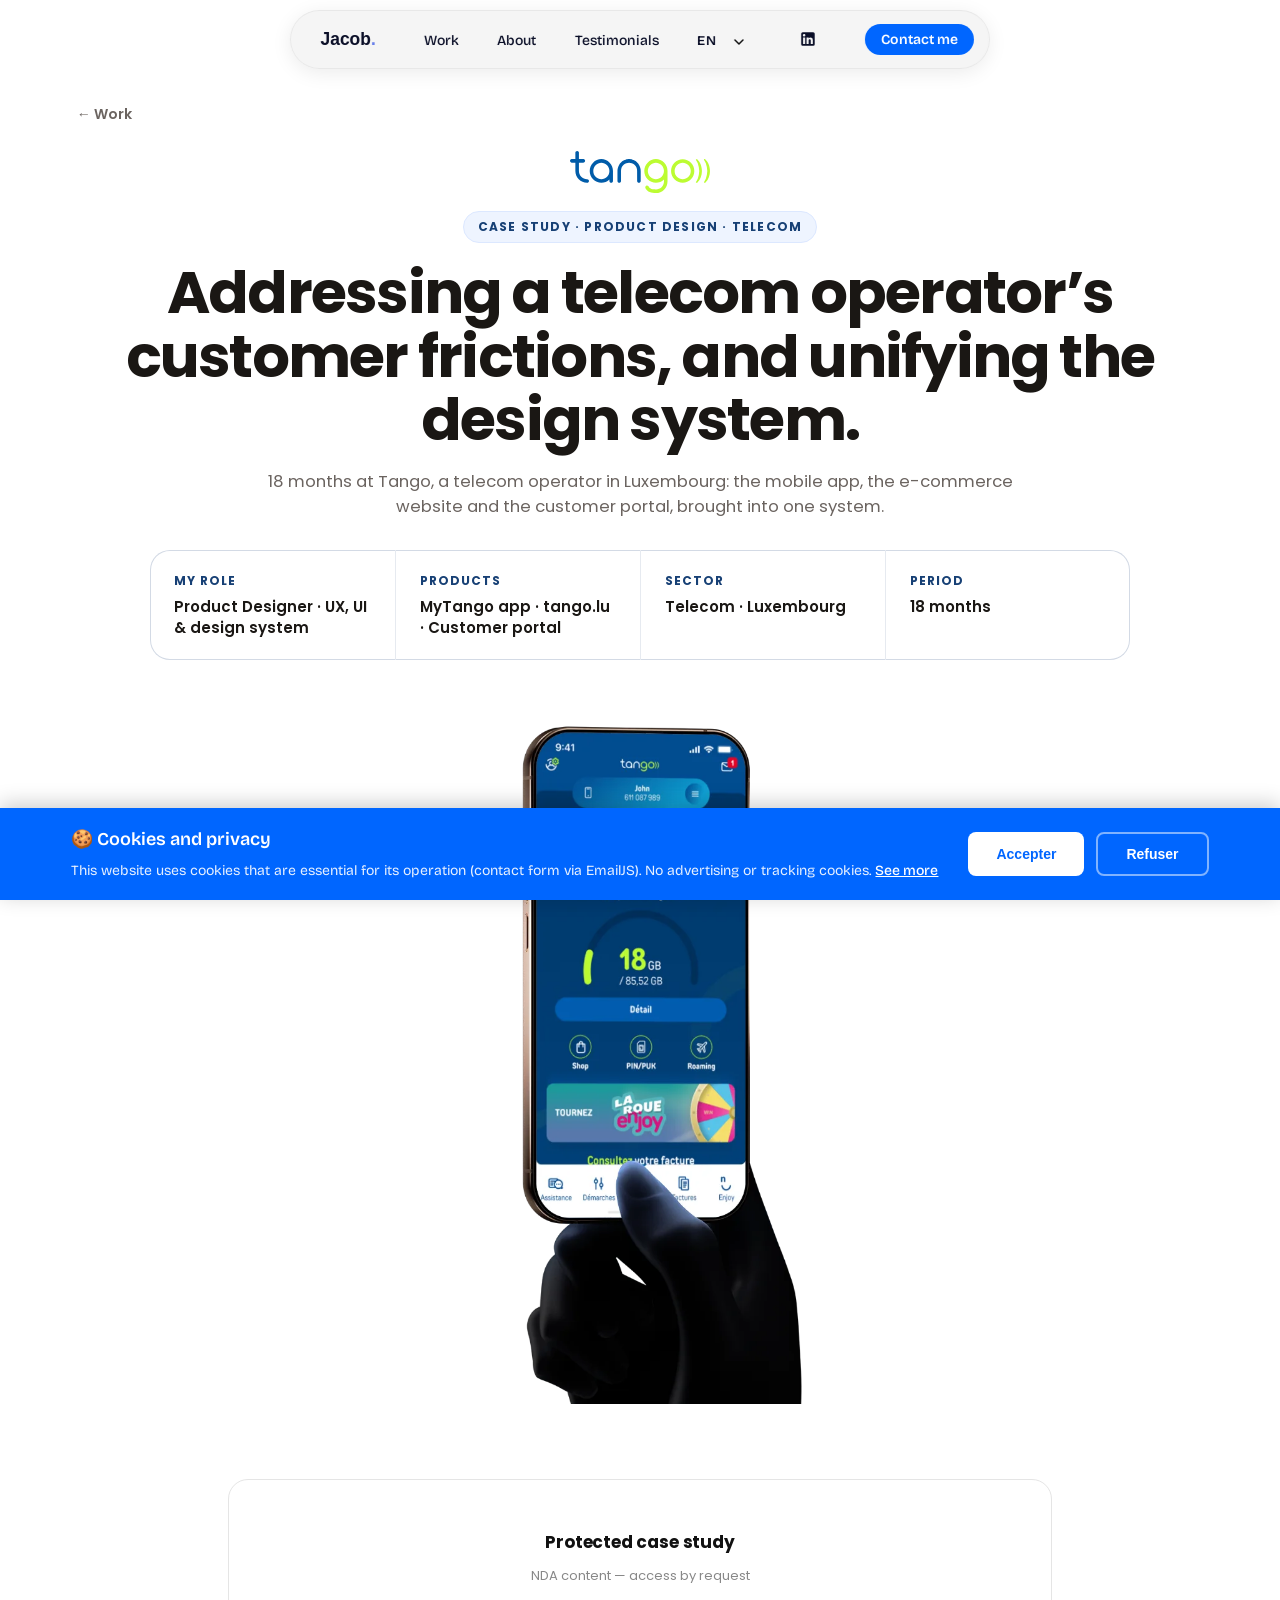
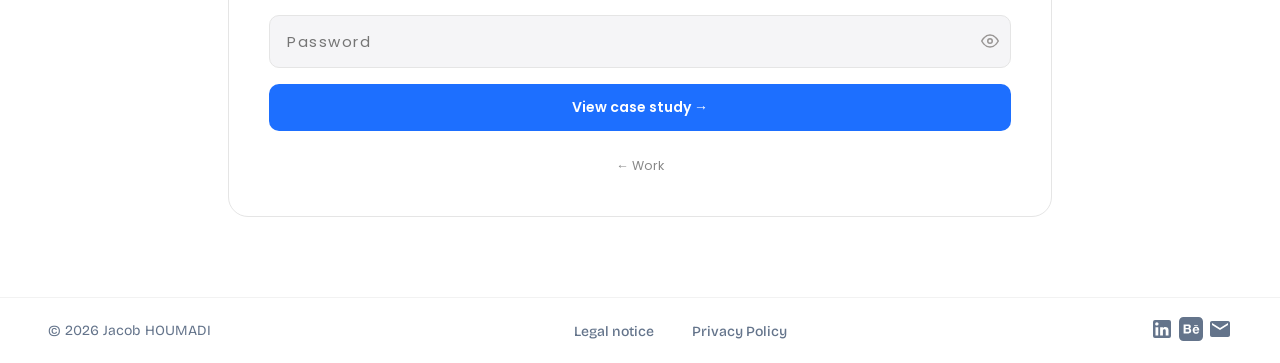
<file: tango-case-study-full.html>
<!DOCTYPE html>
<html lang="fr">
<head>
    <!-- Google tag (gtag.js) -->
    <script async src="https://www.googletagmanager.com/gtag/js?id=G-67D06JS6R4"></script>
    <script>
    window.dataLayer = window.dataLayer || [];
    function gtag(){dataLayer.push(arguments);}
    gtag('js', new Date());
    gtag('config', 'G-67D06JS6R4');
    </script>
    <!-- Google Tag Manager -->
    <script>(function(w,d,s,l,i){w[l]=w[l]||[];w[l].push({'gtm.start':
    new Date().getTime(),event:'gtm.js'});var f=d.getElementsByTagName(s)[0],
    j=d.createElement(s),dl=l!='dataLayer'?'&l='+l:'';j.async=true;j.src=
    'https://www.googletagmanager.com/gtm.js?id='+i+dl;f.parentNode.insertBefore(j,f);
    })(window,document,'script','dataLayer','GTM-PRKVLWBW');</script>
    <!-- End Google Tag Manager -->
    <!-- Microsoft Clarity -->
    <script type="text/javascript">
    (function(c,l,a,r,i,t,y){
        c[a]=c[a]||function(){(c[a].q=c[a].q||[]).push(arguments)};
        t=l.createElement(r);t.async=1;t.src="https://www.clarity.ms/tag/"+i;
        y=l.getElementsByTagName(r)[0];y.parentNode.insertBefore(t,y);
    })(window, document, "clarity", "script", "vjhao9vgsp");
    </script>
    <!-- End Microsoft Clarity -->

    <meta charset="UTF-8">
    <meta name="viewport" content="width=device-width, initial-scale=1.0">

    <title>MyTango — App mobile &amp; design system | Jacob Houmadi</title>
    <meta name="description" content="Case study NDA — Tango. Rendre l’app MyTango lisible, du dashboard au shop, et unifier le design system de l’app, du site et de l’espace client.">
    <meta name="author" content="Jacob Houmadi">
    <meta name="robots" content="noindex, nofollow">

    <!-- Favicon -->
    <link rel="icon" type="image/png" sizes="32x32" href="favicon-32x32.png">
    <link rel="icon" type="image/png" sizes="16x16" href="favicon-16x16.png">
    <link rel="apple-touch-icon" sizes="180x180" href="/apple-touch-icon.png">

    <!-- Preconnect -->
    <link rel="preconnect" href="https://fonts.googleapis.com">
    <link rel="preconnect" href="https://fonts.gstatic.com" crossorigin>

    <!-- Fonts -->
    <link href="https://fonts.googleapis.com/css2?family=Bricolage+Grotesque:opsz,wght@12..96,200..800&family=Montserrat:ital,wght@0,100..900;1,100..900&family=Poppins:wght@300;400;500;600;700;800&display=swap" rel="stylesheet">

    <!-- Stylesheets -->
    <link rel="stylesheet" href="styles.css">
    <link rel="stylesheet" href="cookie-consent.css">
    <link rel="stylesheet" href="nav-mobile.css">
    <link rel="stylesheet" href="case-study.css">
    <link rel="stylesheet" href="venue-case-study.css">
    <link rel="stylesheet" href="tango-v2.css">
    <link rel="stylesheet" href="tango-v3.css">
    <link rel="stylesheet" href="tango-hands.css?v=20261115-1500">

    <script src="translations.js" defer></script>
    <script src="contact.js" defer></script>
</head>
<body>
<!-- Auth guard: redirect to password page if not authenticated -->
<script>
(function () {
    var TANGO_TTL = 7 * 24 * 60 * 60 * 1000;
    var data = localStorage.getItem('tango_unlocked');
    var ok = false;
    if (data) { try { ok = (Date.now() - JSON.parse(data)) < TANGO_TTL; } catch (e) {} }
    if (!ok) window.location.replace('tango-case-study.html');
})();
</script>
<!-- Auto-logout after 15 minutes of inactivity -->
<script>
(function () {
    var INACTIVITY_MS = 15 * 60 * 1000;
    var timer;
    function logout() {
        localStorage.removeItem('tango_unlocked');
        window.location.replace('tango-case-study.html');
    }
    function reset() {
        clearTimeout(timer);
        timer = setTimeout(logout, INACTIVITY_MS);
    }
    ['mousemove', 'mousedown', 'keydown', 'touchstart', 'scroll', 'click'].forEach(function (ev) {
        document.addEventListener(ev, reset, { passive: true });
    });
    reset();
})();
</script>
<!-- Google Tag Manager (noscript) -->
<noscript><iframe src="https://www.googletagmanager.com/ns.html?id=GTM-PRKVLWBW"
height="0" width="0" style="display:none;visibility:hidden"></iframe></noscript>

<!-- Cookie Consent Banner -->
<div id="cookieConsent" class="cookie-consent" style="display: none;">
    <div class="cookie-content">
        <div class="cookie-text">
            <h3 data-i18n="cookie.01">🍪 Cookies et confidentialité</h3>
            <p data-i18n-html="cookie.02">Ce site utilise des cookies essentiels pour son fonctionnement (formulaire de contact via EmailJS). Aucun cookie publicitaire ou de tracking. <a href="politique-confidentialite.html">En savoir plus</a></p>
        </div>
        <div class="cookie-buttons">
            <button onclick="acceptCookies()" class="cookie-accept" data-i18n="cookie.accept">Accepter</button>
            <button onclick="refuseCookies()" class="cookie-refuse" data-i18n="cookie.refuse">Refuser</button>
        </div>
    </div>
</div>

<!-- HEADER -->
<header>
    <button class="logo" onclick="window.location.href='index.html'" aria-label="Jacob Houmadi — Accueil">Jacob<span aria-hidden="true">.</span></button>
    <nav class="desktop-nav">
        <ul>
            <li><a href="index.html#travaux" data-i18n="nav.casestudies">Travaux</a></li>
                <li><a href="index.html#a-propos" data-i18n="nav.about">À propos</a></li>
                <li><a href="index.html#temoignages" data-i18n="nav.testimonials">Témoignages</a></li>
            <li>
                <label for="lang-select" class="sr-only">Langue / Language</label>
                <select class="lang-select" onchange="switchLanguage(this.value)" aria-label="Sélectionner la langue">
                    <option value="fr">FR</option>
                    <option value="en">EN</option>
                </select>
            </li>
            <li><a href="https://www.linkedin.com/in/jacob-houmadi" target="_blank" rel="noopener" class="nav-linkedin" aria-label="LinkedIn (nouvel onglet)"><svg width="18" height="18" fill="currentColor" viewBox="0 0 24 24" aria-hidden="true"><path d="M19 3a2 2 0 0 1 2 2v14a2 2 0 0 1-2 2H5a2 2 0 0 1-2-2V5a2 2 0 0 1 2-2h14m-.5 15.5v-5.3a3.26 3.26 0 0 0-3.26-3.26c-.85 0-1.84.52-2.32 1.3v-1.11h-2.79v8.37h2.79v-4.93c0-.77.62-1.4 1.39-1.4a1.4 1.4 0 0 1 1.4 1.4v4.93h2.79M6.88 8.56a1.68 1.68 0 0 0 1.68-1.68c0-.93-.75-1.69-1.68-1.69a1.69 1.69 0 0 0-1.69 1.69c0 .93.76 1.68 1.69 1.68m1.39 9.94v-8.37H5.5v8.37h2.77z"/></svg></a></li>
                <li><a href="mailto:jacob.radonirina@gmail.com" class="nav-cta-btn" onclick="copyEmail(); return false;" data-i18n="nav.discovery">Contactez-moi</a></li>
        </ul>
    </nav>
    <button class="mobile-menu-toggle" onclick="toggleMobileMenu()" aria-label="Menu">
        <span></span><span></span><span></span>
    </button>
</header>

<!-- Menu Mobile Overlay -->
<div class="mobile-menu-overlay" id="mobileMenuOverlay" onclick="closeMobileMenu()"></div>

<!-- Menu Mobile -->
<nav class="mobile-nav" id="mobileNav" aria-label="Navigation mobile">
    <div class="mobile-nav-header">
        <button class="logo-mobile"><img src="Logo-jacob.png" alt="logo"></button>
        <button class="mobile-menu-close" onclick="closeMobileMenu()" aria-label="Fermer le menu">
            <svg width="24" height="24" viewBox="0 0 24 24" fill="none" stroke="currentColor" stroke-width="2">
                <line x1="18" y1="6" x2="6" y2="18"></line>
                <line x1="6" y1="6" x2="18" y2="18"></line>
            </svg>
        </button>
    </div>
    <ul class="mobile-nav-links">
        <li><a href="index.html#travaux" data-i18n="nav.casestudies">Travaux</a></li>
                <li><a href="index.html#a-propos" data-i18n="nav.about">À propos</a></li>
                <li><a href="index.html#temoignages" data-i18n="nav.testimonials">Témoignages</a></li>
                <li><a href="https://www.linkedin.com/in/jacob-houmadi" target="_blank" rel="noopener" class="nav-linkedin nav-linkedin--mobile"><svg width="18" height="18" fill="currentColor" viewBox="0 0 24 24" aria-hidden="true"><path d="M19 3a2 2 0 0 1 2 2v14a2 2 0 0 1-2 2H5a2 2 0 0 1-2-2V5a2 2 0 0 1 2-2h14m-.5 15.5v-5.3a3.26 3.26 0 0 0-3.26-3.26c-.85 0-1.84.52-2.32 1.3v-1.11h-2.79v8.37h2.79v-4.93c0-.77.62-1.4 1.39-1.4a1.4 1.4 0 0 1 1.4 1.4v4.93h2.79M6.88 8.56a1.68 1.68 0 0 0 1.68-1.68c0-.93-.75-1.69-1.68-1.69a1.69 1.69 0 0 0-1.69 1.69c0 .93.76 1.68 1.69 1.68m1.39 9.94v-8.37H5.5v8.37h2.77z"/></svg><span>LinkedIn</span></a></li>
        <li>
            <div class="mobile-lang-switcher" role="group" aria-label="Langue / Language">
                <button class="lang-btn active" data-lang="fr" onclick="setLang('fr')" aria-pressed="true" aria-label="Français">FR</button>
                <button class="lang-btn" data-lang="en" onclick="setLang('en')" aria-pressed="false" aria-label="English">EN</button>
            </div>
        </li>
    </ul>
    <div class="mobile-nav-footer">
        <p data-i18n="mobilenav.p">Transformons votre projet ensemble</p>
        <button onclick="copyEmail(); closeMobileMenu();" class="mobile-cta" data-i18n="mobilenav.cta">Contactez-moi</button>
    </div>
    <div>
        <ul class="footer-nav-legals">
            <li><a href="mentions-legales.html" data-i18n="footer.legal1">Mentions légales</a></li>
            <li><a href="politique-confidentialite.html" data-i18n="footer.legal2">Politiques de confidentialités</a></li>
        </ul>
    </div>
</nav>

<!-- ── CASE STUDY CONTENT ──────────────────────────────── -->
<main class="vcs vcs--tango pv v3" id="main">

<section class="c-hero" id="top">
  <a class="back" href="index.html#travaux" data-i18n="cs.tango.back">← Travaux</a>
  <img class="c-logo c-logo--tango" src="logos/logo-tango-normal.svg" alt="Tango" width="140" height="48">
  <span data-i18n-html="tcn.000" class="eyebrow">Étude de cas · Product design · App mobile &amp; design system</span>
  <h1 data-i18n-html="tcn.001">MyTango : rendre l’app lisible, et donner aux trois produits Tango un seul système.</h1>
  <p class="lead" data-i18n-html="tcn.002">18 mois chez Tango, opérateur télécom au Luxembourg. Deux parcours clés de l’app, le dashboard de consommation et le shop, ont révélé un design system éclaté. Je l’ai unifié pour l’app, le site et l’espace client.</p>
  <dl class="meta">
    <div><dt data-i18n-html="tcf.002">Mon rôle</dt><dd data-i18n-html="tcf.003">Product Designer · UX, UI &amp; design system</dd></div>
    <div><dt data-i18n-html="tcf.004">Produits</dt><dd data-i18n-html="tcf.005">App MyTango · tango.lu · Espace client</dd></div>
    <div><dt data-i18n-html="tcf.006">Secteur</dt><dd data-i18n-html="tcf.007">Télécom · Luxembourg</dd></div>
    <div><dt data-i18n-html="tcf.008">Période</dt><dd data-i18n-html="tcf.009">18 mois</dd></div>
  </dl>
  <figure class="v3-hero-phone hp-hero tango-hands"><svg class="hp-svg" viewBox="20 16 290 640" fill="none" xmlns="http://www.w3.org/2000/svg" role="img" aria-label="MyTango, l’application mobile de Tango, tenue en main" data-aria-label-fr="MyTango, l’application mobile de Tango, tenue en main" data-aria-label-en="MyTango, Tango’s mobile app, held in hand">
<defs>
<linearGradient id="th0" x1="184" y1="455.1" x2="184" y2="589.723" gradientUnits="userSpaceOnUse"><stop stop-color="#0B2B66" stop-opacity=".85"/><stop offset="1" stop-color="#0B2B66" stop-opacity="0"/></linearGradient>
<linearGradient id="th1" x1="182.114" y1="563.586" x2="102.337" y2="582.284" gradientUnits="userSpaceOnUse"><stop stop-color="#0B2B66" stop-opacity=".85"/><stop offset="1" stop-color="#0B2B66" stop-opacity="0"/></linearGradient>
<linearGradient id="th2" x1="182.209" y1="562.645" x2="260.739" y2="598.794" gradientUnits="userSpaceOnUse"><stop stop-color="#0B2B66" stop-opacity=".85"/><stop offset="1" stop-color="#0B2B66" stop-opacity="0"/></linearGradient>
<linearGradient id="th3" x1="178" y1="277.1" x2="127" y2="190.6" gradientUnits="userSpaceOnUse"><stop stop-color="#1D78FF"/><stop offset="1" stop-color="white"/></linearGradient>
<linearGradient id="th4" x1="180" y1="286" x2="178.75" y2="438.1" gradientUnits="userSpaceOnUse"><stop stop-color="#0F6FFF"/><stop offset="1" stop-color="white"/></linearGradient>
<linearGradient id="th5" x1="180" y1="394.6" x2="180" y2="612.1" gradientUnits="userSpaceOnUse"><stop stop-color="#C7DBFF"/><stop offset="1" stop-color="white" stop-opacity="0"/></linearGradient>
<linearGradient id="th6" x1="99" y1="314.1" x2="99" y2="377.1" gradientUnits="userSpaceOnUse"><stop stop-color="#1D78FF"/><stop offset="1" stop-color="white"/></linearGradient>
<linearGradient id="th7" x1="113.5" y1="294.1" x2="81" y2="361.1" gradientUnits="userSpaceOnUse"><stop stop-color="#1D78FF"/><stop offset="1" stop-color="white"/></linearGradient>
<linearGradient id="th8" x1="178" y1="277.1" x2="127" y2="190.6" gradientUnits="userSpaceOnUse"><stop stop-color="#1D78FF"/><stop offset="1" stop-color="white"/></linearGradient>
<linearGradient id="th9" x1="161.5" y1="287.1" x2="241.5" y2="499.6" gradientUnits="userSpaceOnUse"><stop stop-color="#0F6FFF"/><stop offset="1" stop-color="white"/></linearGradient>
<linearGradient id="thBody" x1="76" y1="39" x2="209" y2="309" gradientUnits="userSpaceOnUse"><stop stop-color="#D9B99A"/><stop offset=".5" stop-color="#8C6A52"/><stop offset="1" stop-color="#C9A485"/></linearGradient>
<clipPath id="thScreen"><rect x="90.12" y="47.11" width="116.59" height="253.78" rx="17.45"/></clipPath>
</defs>
<g class="hand-shift" transform="translate(0 130)"><g class="hand hand-l">
<path d="M183.5 455.1L183.5 563.1" stroke="url(#th0)" stroke-opacity=".7" stroke-width="5" stroke-linecap="round"/>
<path d="M182 563.1L118 578.1" stroke="url(#th1)" stroke-opacity=".7" stroke-width="5" stroke-linecap="round"/>
<path d="M182 563.1L245 592.1" stroke="url(#th2)" stroke-opacity=".7" stroke-width="5" stroke-linecap="round"/>
<path d="M236 394.6L245 592.1L179 612.1L115 578.6L136 488.6V434.6" stroke="url(#th5)" stroke-width="6" stroke-miterlimit="1.5" stroke-linecap="round" stroke-linejoin="round"/>
<g class="palm">
<path d="M202.5 250.1L217 299.1L179 318.1L161 262.6L121 201.6L101 182.1V159.1L121 166.1L161 201.6L202.5 250.1Z" fill="url(#th3)" class="f" style="--px:65%;--py:100%"/>
<path d="M186 462.1L117 426.1L107.5 346.6L213 286.1L226.5 324.6L238 395.1L186 462.1Z" fill="url(#th4)"/>
<path d="M75 349.1L89 322.1L111.5 314.1L105.5 338.1L123 362.6L111.5 377.1L75 349.1Z" fill="url(#th6)" class="f" style="--px:100%;--py:100%"/>
<path d="M121.296 288.947L170.735 324.627L148.143 341.601L124.997 326.6L118.997 339.1L129.997 359.1L124.997 368.6L86.1659 344.1L86.1633 314.681L121.296 288.947Z" fill="url(#th7)" class="f" style="--px:100%;--py:100%"/>
<path d="M160 273.1L191 325.6L163.5 332.1L145 307.1L133.5 315.6L138.5 351.6L121 355.6L101 307.1L117.5 282.6L160 273.1Z" fill="url(#th8)" class="f" style="--px:84%;--py:100%"/>
</g>
</g></g>
<g class="hp-phone"><image href="Captures/tango-phone-mockup.webp" x="48.05" y="39" width="195.9" height="426.96"/></g>
<g class="hand-shift" transform="translate(0 130)"><g class="hand hand-l hp-thumb"><g class="palm"><path class="f" d="M189 301.6L143.5 258.6L134.5 280.1L155.5 312.1L167.5 349.6L160.5 401.1L196 438.1L223 391.1L216 366.6L189 301.6Z" fill="url(#th9)"/></g></g></g>
</svg></figure>
  <div class="v3-kpis">
    <div data-i18n-html="tcf.010" class="v3-kpi rv"><b>3</b><strong>plateformes sur un même système</strong><span>App mobile, site e-commerce, espace client</span></div>
    <div data-i18n-html="tcn.003" class="v3-kpi rv"><b>3 → 1</b><strong>fichier Figma de référence</strong><span>Un seul système à maintenir</span></div>
    <div data-i18n-html="tcf.012" class="v3-kpi rv"><b>Jusqu’à 40&nbsp;%</b><strong>de vélocité de développement en plus</strong><span>Estimation de l’équipe engineering</span></div>
  </div>
  <p class="c-nda rv"><span aria-hidden="true">🔒</span> <span data-i18n="cs.tango.nda.text">Ce case study est partagé sous NDA. Les captures et métriques visibles sont publiques ou anonymisées. Les données internes, fonctionnalités non lancées et informations financières ont été omises.</span></p>
</section>



<section class="c-sec">
<div class="c-grid2">
<div class="rv"><span data-i18n-html="tcf.013" class="eyebrow">En bref</span><h2 data-i18n-html="tcn.060">Deux parcours clés illisibles, et un design system éclaté derrière.</h2></div>
<div class="rv">
<p data-i18n-html="tcn.061" class="big">À mon arrivée, le dashboard de consommation et le shop concentraient les remontées clients. Des jauges que personne ne comprenait, des avantages inclus que personne ne voyait.</p>
<p data-i18n-html="tcn.062">En les reprenant, j’ai mis au jour le vrai frein : un design system fragmenté entre trois fichiers Figma, qui n’évoluait plus avec le produit. Mon rôle : traiter ces frictions à la racine, et faire du système une base commune qui <em>évolue avec chaque projet</em>.</p>
</div>
</div>
</section>

<section class="c-sec v3-team" id="equipe" data-mode="team">
  <div class="v3-team-head">
    <div>
      <span data-i18n-html="tcf.017" class="eyebrow">01 · Contexte</span>
      <h2 data-i18n-html="tcn.004" class="v3-team-h2">Une app au centre de la relation client.</h2>
      <p data-i18n-html="tcn.005" class="v3-team-intro">MyTango est l’endroit où le client suit sa consommation, gère ses options et contacte Tango. Intégré à une squad produit (PM, lead dev), j’étais responsable de l’UX mobile, de l’expérience web et du design system. Deux parcours concentraient les remontées clients : le dashboard de consommation et le shop.</p>
      <p data-i18n-html="tcf.020" class="v3-team-hint" data-show="team">La squad interne, et les équipes avec qui elle travaille.</p>
      <p data-i18n-html="tcf.021" class="v3-team-hint" data-show="me" hidden>Mon rôle : relier la squad à chaque équipe, avec le bon rituel pour chacune.</p>
    </div>
  </div>

  <div class="v3-org">
    <div class="v3-squad">
      <span data-i18n-html="tcf.022" class="v3-org-label">Squad interne</span>
      <ul>
        <li><span data-i18n-html="tcf.023" class="v3-av">PM</span><div data-i18n-html="tcf.024"><strong>Product Manager</strong><small>Priorités et roadmap</small></div></li>
        <li class="is-me"><span data-i18n-html="tcf.025" class="v3-av">JH</span><div data-i18n-html="tcf.026"><strong>Product Designer</strong><small>Moi · UX, UI, design system</small></div></li>
        <li><span data-i18n-html="tcf.027" class="v3-av">LD</span><div data-i18n-html="tcf.028"><strong>Lead Dev</strong><small>Faisabilité et intégration</small></div></li>
      </ul>
    </div>

    <div class="v3-links">
      <div class="v3-link"><i class="v3-line"></i><div data-i18n-html="tcf.029" class="v3-rituals"><span>Handoff</span></div></div>
      <div class="v3-link"><i class="v3-line"></i><div data-i18n-html="tcf.030" class="v3-rituals"><span>Réunions d’alignement</span><span>Insights Contentsquare</span></div></div>
      <div class="v3-link"><i class="v3-line"></i><div data-i18n-html="tcf.031" class="v3-rituals"><span>Ateliers hebdomadaires</span><span>Réunions d’évolution</span></div></div>
    </div>

    <div class="v3-groups">
      <div data-i18n-html="tcf.032" class="v3-group" data-rituals="Handoff"><span class="v3-org-label">Engineering</span><strong>Développeurs</strong><small>App mobile et web</small></div>
      <div data-i18n-html="tcf.033" class="v3-group" data-rituals="Réunions d’alignement · Insights Contentsquare"><span class="v3-org-label">Externes</span><strong>Agences</strong><small>App et web</small></div>
      <div data-i18n-html="tcf.034" class="v3-group" data-rituals="Ateliers hebdomadaires · Réunions d’évolution"><span class="v3-org-label">Départements internes</span><strong>Customer experience · Communication · Support · Produit</strong></div>
    </div>
  </div>

  <div class="v3-switch-wrap"><div class="v3-switch" role="group" aria-label="Changer de vue" data-aria-label-fr="Changer de vue" data-aria-label-en="Switch view">
      <button data-i18n-html="tcf.035" type="button" class="is-on" aria-pressed="true" data-mode-btn="team">L’équipe</button>
      <button data-i18n-html="tcf.036" type="button" aria-pressed="false" data-mode-btn="me">Mon rôle</button>
    </div></div>
</section>




<section class="c-sec alt v3-uc" id="cartographie">
  <span class="eyebrow" data-i18n-html="tcn.006">02 · Cartographier les cas d’usage</span>
  <h2 data-i18n-html="tcf.064">Une méthode avant chaque projet : qui, dans quel contexte, avec quels droits.</h2>
  <p data-i18n-html="tcf.065" class="v3-p">Avant de dessiner, je cartographie les cas d’usage : qui utilise la fonctionnalité, depuis quel compte, avec quels droits, et ce qui le bloque. Chez Tango, un même compte réunit un titulaire et des lignes rattachées : une même action ne se vit pas de la même façon pour chacun. Cette cartographie fixe les exigences avant le design. Je l’ai appliquée à chaque projet de l’app, du dashboard au shop.</p>

  <div class="v3-personas">
    <figure class="v3-persona"><div class="v3-pimg"><img src="Tango/persona-alain.webp" width="742" height="428" alt="Persona John, titulaire du compte" data-alt-fr="Persona John, titulaire du compte" data-alt-en="Persona John, account holder" loading="lazy"><figcaption data-i18n-html="tcf.066"><strong>John</strong><span>Titulaire du compte, tous les droits</span></figcaption></div><dl class="v3-pdl"><div><dt data-i18n-html="tcf.067">Veut</dt><dd data-i18n-html="tcf.068">Gérer sa ligne et celles de sa famille depuis l’app, et savoir ce que son abonnement inclut.</dd></div><div><dt data-i18n-html="tcf.069">Friction</dt><dd data-i18n-html="tcf.070">Basculer sans cesse entre les comptes. Ses avantages inclus restent invisibles, donc inutilisés.</dd></div></dl></figure>
    <figure class="v3-persona"><div class="v3-pimg"><img src="Tango/persona-sophie.webp" width="742" height="428" alt="Persona Emily, ligne rattachée au compte de son père" data-alt-fr="Persona Emily, ligne rattachée au compte de son père" data-alt-en="Persona Emily, line linked to her father’s account" loading="lazy"><figcaption data-i18n-html="tcf.071"><strong>Emily</strong><span>Ligne rattachée, droits restreints</span></figcaption></div><dl class="v3-pdl"><div><dt data-i18n-html="tcf.072">Veut</dt><dd data-i18n-html="tcf.073">Savoir ce qui est actif sur sa ligne et ce qu’elle peut faire elle-même.</dd></div><div><dt data-i18n-html="tcf.074">Friction</dt><dd data-i18n-html="tcf.075">Ne sait pas à quels avantages elle a accès, ni ce qu’elle a le droit de modifier.</dd></div></dl></figure>
  </div>
  <p data-i18n-html="tcf.076" class="v3-small">Personas illustratifs : photos d’illustration, prénoms fictifs.</p>

  <figure class="c-schema">
    <img src="Tango/schema-cas-usage.webp" data-lang-fr="Tango/schema-cas-usage.webp" data-lang-en="Tango/schema-cas-usage-en.webp" width="1536" height="871" loading="lazy" alt="Schéma : trois cas d’usage (John sur son compte, John sur le compte de sa fille, Emily sur son compte) avec le même besoin. Le premier n’a aucune friction ; les deux autres en rencontrent une (besoin d’une authentification, aucune action autorisée), chacune suivie d’exigences puis de solutions." data-alt-fr="Schéma : trois cas d’usage (John sur son compte, John sur le compte de sa fille, Emily sur son compte) avec le même besoin. Le premier n’a aucune friction ; les deux autres en rencontrent une (besoin d’une authentification, aucune action autorisée), chacune suivie d’exigences puis de solutions." data-alt-en="Diagram: three use cases (John on his account, John on his daughter’s account, Emily on her account) with the same need. The first has no friction; the other two each hit one (authentication needed, no action allowed), each followed by requirements then solutions.">
  </figure>

  <h3 data-i18n-html="tcf.077" class="v3-h">Exemple sur le shop : de l’exigence à la solution</h3>
  <ol class="v3-req">
    <li><span data-i18n-html="tcf.078">Exigence</span><p data-i18n-html="tcf.079">John doit voir ce que son abonnement inclut, et activer en un geste un avantage qui demande une activation, comme Net Protect.</p></li>
    <li><span data-i18n-html="tcf.080">Solution</span><p data-i18n-html="tcf.081">L’abonnement en tête du shop, les options actives signalées par une puce, et une carte « Inclus, activation requise » avec son bouton.</p></li>
    <li><span data-i18n-html="tcf.082">Itération</span><p data-i18n-html="tcf.083">Côté Emily : afficher ses avantages sans lui permettre de modifier l’abonnement. De nouvelles exigences pour le système.</p></li>
  </ol>

</section>

<section class="c-sec v3-uc" id="dashboard">
  <span data-i18n-html="tcn.007" class="eyebrow">03 · Dashboard de consommation</span>
  <h2 data-i18n-html="tcn.008">Une donnée principale, le détail à la demande.</h2>
  <p data-i18n-html="tcn.009" class="v3-p">Les jauges du dashboard étaient la première source de confusion remontée dans les sondages clients. L’enjeu : rassurer John en un coup d’œil sur ce qui compte pour lui.</p>
  <div class="pv-pairs">
    <article class="pv-pair v3-pair">
      <div class="pv-pair-txt">
        <div class="v3-pl">
          <span data-i18n-html="tcf.086" class="pv-tag">Dashboard de consommation · Mobile</span>
          <p data-i18n-html="tcf.087" class="v3-ctx">Premier écran de l’app MyTango : c’est là que chaque client vérifie sa consommation de data, d’appels et de roaming.</p>
          <div class="v3-who"><img src="Tango/persona-alain.webp" alt="" width="48" height="48" loading="lazy"><div><strong data-i18n-html="tcf.088">John</strong><ul class="v3-needs"><li data-i18n-html="tcf.089">veut être rassuré qu’il a bien un forfait illimité.</li><li data-i18n-html="tcf.090">veut surveiller sa consommation de data mobile pour ne pas dépasser la limite en Europe.</li></ul></div></div>
          <div data-i18n-html="tcf.091" class="tags"><span>Analyse des sondages clients</span><span>Data visualisation</span><span>Workshop facilitation</span><span>UI mobile</span></div>
          <div class="pv-pr v3-prob"><span data-i18n-html="tcf.092">Problème</span><p data-i18n-html="tcf.093">Des jauges superposées (forfait, roaming, report, saisonnier), sans hiérarchie. Un point souvent remonté dans les sondages clients.</p></div>
          <div class="pv-pr v3-prob v3-req-block"><span data-i18n-html="tcn.130">Exigence</span><p data-i18n-html="tcn.131">John doit savoir en un coup d’œil s’il est bien en illimité, et retrouver le détail de chaque compteur sans swiper ni chercher.</p></div>
        </div>
        <div class="v3-pr">
          <div class="pv-pr is-answer"><span data-i18n-html="tcf.094">Réponse design</span><p data-i18n-html="tcf.095">Un switch unique entre types de données, la donnée principale en avant, le détail à la demande.</p></div>
          <div class="pv-pr v3-arb"><span data-i18n-html="tcf.096">Arbitrages</span><ul><li data-i18n-html="tcf.097"><b>Écarté :</b> garder toutes les jauges sur l’accueil. Exhaustif, mais c’était justement la source de confusion.</li><li data-i18n-html="tcf.098"><b>Retenu :</b> une donnée principale et un switch Data / Appels-SMS. Le détail par compteur reste à un tap.</li></ul></div><div class="pv-pr v3-a11y"><span data-i18n-html="tcf.099">Accessibilité</span><ul><li data-i18n-html="tcf.100">La couleur ne porte jamais seule l’information : chaque jauge est doublée d’une valeur chiffrée.</li><li data-i18n-html="tcf.101">Le switch reste un contrôle segmenté natif, annoncé avec son état par VoiceOver et TalkBack.</li><li data-i18n-html="tcf.102">Les textes suivent la taille de police du système sans casser la carte.</li></ul></div>
          <div class="pv-out v3-res"><span data-i18n-html="tcf.103">Résultat</span><ul><li data-i18n-html="tcf.104">Validé à l’unanimité par le produit, le Customer experience et le management.</li><li data-i18n-html="tcf.105">La confusion sur les jauges, remontée dans les sondages, est traitée à la source : une donnée principale, le détail à la demande.</li><li data-i18n-html="tcf.106">Note App Store améliorée sur la période.</li></ul></div>
        </div>
      </div>
      <figure class="pv-shot v3-ba" data-state="before">
        <div class="v3-ba-bar">
          <div class="v3-ba-switch" role="group" aria-label="Comparer avant et après" data-aria-label-fr="Comparer avant et après" data-aria-label-en="Compare before and after">
            <button data-i18n-html="tcf.107" type="button" data-ba="before" aria-pressed="true" class="is-on">Avant</button>
            <button data-i18n-html="tcf.108" type="button" data-ba="after" aria-pressed="false">Après</button>
          </div>
          <button type="button" class="v3-eye" data-annot-toggle aria-pressed="true" aria-label="Masquer les annotations" data-aria-label-fr="Masquer les annotations" data-aria-label-en="Hide annotations" title="Masquer les annotations" data-title-fr="Masquer les annotations" data-title-en="Hide annotations">
            <svg class="v3-eye-on" viewBox="0 0 24 24" aria-hidden="true"><path d="M2 12s3.6-7 10-7 10 7 10 7-3.6 7-10 7S2 12 2 12Z"/><circle cx="12" cy="12" r="3"/></svg>
            <svg class="v3-eye-off" viewBox="0 0 24 24" aria-hidden="true"><path d="M10.6 5.1A10.6 10.6 0 0 1 12 5c6.4 0 10 7 10 7a17 17 0 0 1-2.6 3.5M6.6 6.6C3.7 8.4 2 12 2 12s3.6 7 10 7a9.7 9.7 0 0 0 5.4-1.6M9.9 9.9a3 3 0 0 0 4.2 4.2M3 3l18 18"/></svg>
          </button>
        </div>
        <div class="v3-cx">
          <svg class="v3-cx-lines" viewBox="0 0 1000 528" aria-hidden="true">
            <g data-ba-for="after" hidden><polyline points="212,165 226,165 281.7,179.6"/><polyline points="212,260 226,260 293.6,251.4"/><polyline points="212,345 226,345 262.4,294.5"/><polyline points="788,90 774,90 736.9,93.4"/><polyline points="788,235 774,235 736.9,283.8"/><polyline points="788,375 774,375 736.9,350.2"/></g>
            <g data-ba-for="before"><polyline points="212,130 226,130 278.5,156.6"/><polyline points="212,230 226,230 253.0,215.5"/><polyline points="212,365 226,365 250.5,286.6"/><polyline points="788,250 774,250 736.9,251.4"/></g>
          </svg>
          <div class="v3-cx-side v3-cx-side--l">
            <ol class="v3-cos v3-cos--l" data-ba-for="after" hidden><li data-i18n-html="tcf.109" class="v3-co" style="top:31.25%"><b>1</b><span>« Data global » ajouté au libellé pour clarifier ce que mesure la jauge.</span></li><li data-i18n-html="tcf.110" class="v3-co" style="top:49.24%"><b>2</b><span>Les multiples jauges sont unifiées en une seule.</span></li><li data-i18n-html="tcf.111" class="v3-co" style="top:65.34%"><b>3</b><span>CTA uniformisé. Fondamental UX : cohérence et standards.</span></li></ol>
            <ol class="v3-cos v3-cos--l" data-ba-for="before"><li data-i18n-html="tcf.112" class="v3-co" style="top:24.62%"><b>1</b><span>John ne comprend pas pourquoi il voit une jauge alors qu’il est en illimité.</span></li><li data-i18n-html="tcf.113" class="v3-co" style="top:43.56%"><b>2</b><span>John doit swiper plusieurs fois pour voir toutes ses jauges. Celles consommées avant la principale sont masquées.</span></li><li data-i18n-html="tcf.114" class="v3-co" style="top:69.13%"><b>3</b><span>Bouton peu visible et non uniforme.</span></li></ol>
          </div>
          <div class="v3-ba-stage">
            <img class="v3-ba-img is-on" data-ba-img="before" src="Tango/dashboard-avant.webp" data-lang-fr="Tango/dashboard-avant.webp" data-lang-en="Tango/dashboard-avant-en.webp" width="1560" height="1470" alt="Avant : carte « Data illimitée en national et 35 GB en Europe » et écran de répartition de la consommation" data-alt-fr="Avant : carte « Data illimitée en national et 35 GB en Europe » et écran de répartition de la consommation" data-alt-en="Before: “Unlimited national data and 35 GB in Europe” card and usage breakdown screen" loading="lazy">
            <img class="v3-ba-img" data-ba-img="after" src="Tango/dashboard-apres.webp" data-lang-fr="Tango/dashboard-apres.webp" data-lang-en="Tango/dashboard-apres-en.webp" width="1560" height="1470" alt="Après : abonnement rappelé en tête, switch Data / Appels-SMS, compteur global et répartition des compteurs" data-alt-fr="Après : abonnement rappelé en tête, switch Data / Appels-SMS, compteur global et répartition des compteurs" data-alt-en="After: plan shown at the top, Data / Calls-Texts switch, total counter and counter breakdown" loading="lazy">
            <span class="v3-pin" data-ba-for="after" hidden style="left:11.0%;top:34.0%">1</span><span class="v3-pin" data-ba-for="after" hidden style="left:13.1%;top:47.6%">2</span><span class="v3-pin" data-ba-for="after" hidden style="left:7.6%;top:55.8%">3</span><span class="v3-pin" data-ba-for="after" hidden style="left:92.3%;top:17.7%">6</span><span class="v3-pin" data-ba-for="after" hidden style="left:92.3%;top:53.7%">4</span><span class="v3-pin" data-ba-for="after" hidden style="left:92.3%;top:66.3%">5</span>
            <span class="v3-pin" data-ba-for="before" style="left:10.4%;top:29.7%">1</span><span class="v3-pin" data-ba-for="before" style="left:5.9%;top:40.8%">2</span><span class="v3-pin" data-ba-for="before" style="left:5.4%;top:54.3%">3</span><span class="v3-pin" data-ba-for="before" style="left:92.3%;top:47.6%">4</span>
          </div>
          <div class="v3-cx-side v3-cx-side--r">
            <ol class="v3-cos v3-cos--r" data-ba-for="after" hidden><li data-i18n-html="tcf.115" class="v3-co" style="top:17.05%"><b>6</b><span>Accessibilité améliorée sur l’ensemble des écrans : meilleur contraste et taille de police augmentée.</span></li><li data-i18n-html="tcf.116" class="v3-co" style="top:44.51%"><b>4</b><span>La répartition des données mobiles est affichée pour expliquer la jauge et son total, avec le data illimité signalé par le symbole ∞.</span></li><li data-i18n-html="tcf.117" class="v3-co" style="top:71.02%"><b>5</b><span>Le suivi de consommation reste accessible en révélation progressive, pour réduire la charge cognitive.</span></li></ol>
            <ol class="v3-cos v3-cos--r" data-ba-for="before"><li data-i18n-html="tcf.118" class="v3-co" style="top:47.35%"><b>4</b><span>La page de détail affiche la consommation sans distinguer le contenu de l’offre, notamment le data national illimité. Charge cognitive élevée.</span></li></ol>
          </div>
        </div>
      </figure>
    </article>
  </div>
</section>

<section class="c-sec alt v3-uc" id="shop">
  <span data-i18n-html="tcn.010" class="eyebrow">04 · Shop in-app</span>
  <h2 data-i18n-html="tcn.011">Montrer à John ce qu’il a déjà, avant de lui vendre autre chose.</h2>
  <p data-i18n-html="tcn.012" class="v3-p">L’abonnement de John inclut Net Protect, une protection pour lui et jusqu’à cinq bénéficiaires. L’ancien shop listait les options comme un catalogue : rien n’indiquait ce qui était actif, ni ce qui était déjà inclus. L’avantage restait inutilisé.</p>
  <div class="pv-pairs">
    <article class="pv-pair v3-pair">
      <div class="pv-pair-txt">
        <div class="v3-pl">
          <span data-i18n-html="tcf.138" class="pv-tag">Shop in-app · Offres et avantages inclus</span>
          <p data-i18n-html="tcf.139" class="v3-ctx">Le Shop de l’app MyTango regroupe l’abonnement, les options et les avantages inclus dans l’offre. Un enjeu qui grandit : 76 % du temps passé sur le numérique se passe désormais dans des apps (eMarketer, 2026).</p>
          <div class="v3-who" data-persona-for="john"><img src="Tango/persona-alain.webp" alt="" width="48" height="48" loading="lazy"><div><strong data-i18n-html="tcf.140">John</strong><ul class="v3-needs"><li data-i18n-html="tcf.141">veut voir les offres et changer d’abonnement depuis l’app, sans refaire connexion et achat au passage en webview.</li><li data-i18n-html="tcf.142">veut savoir quels avantages de son offre sont actifs, et lesquels demandent une activation manuelle.</li></ul></div></div><div class="v3-who" data-persona-for="emily" hidden><img src="Tango/persona-sophie.webp" alt="" width="48" height="48" loading="lazy"><div><strong data-i18n-html="tcf.143">Emily</strong><ul class="v3-needs"><li data-i18n-html="tcf.144">veut savoir ce qui est actif sur sa ligne et ce qu’elle peut faire elle-même.</li><li data-i18n-html="tcf.145">ne doit pas voir d’actions réservées au titulaire du compte.</li></ul></div></div>
          <div data-i18n-html="tcf.146" class="tags"><span>Architecture de l’information</span><span>Gestion des états</span><span>Rédaction d’exigences</span><span>UI mobile</span></div>
          <div class="pv-pr v3-prob"><span data-i18n-html="tcf.147">Problème</span><p data-i18n-html="tcf.148">Un Shop peu engageant et qui convertissait peu. John ne retrouvait ni son offre active ni les avantages inclus, et changer d’abonnement basculait vers tango.lu en webview : reconnexion et parcours d’achat à refaire.</p></div>
          <div class="pv-pr v3-prob v3-req-block"><span data-i18n-html="tcn.132">Exigence</span><p data-i18n-html="tcn.133">John doit voir son abonnement et les avantages qu’il inclut, et activer un avantage comme Net Protect en un geste, sans repasser par une webview.</p></div>
        </div>
        <div class="v3-pr">
          <div class="pv-pr is-answer"><span data-i18n-html="tcf.149">Réponse design</span><p data-i18n-html="tcf.150">L’abonnement en tête du Shop, les parcours de changement d’offre et de mobile remontés en premier, les options actives signalées dans chaque catégorie, et les avantages inclus à activer mis en avant. Pour la webview, l’exigence portée à l’équipe : conserver la session et le panier.</p></div>
          <div class="pv-pr v3-arb"><span data-i18n-html="tcf.151">Arbitrages</span><ul><li data-i18n-html="tcf.152"><b>Écarté à court terme :</b> refaire tout l’achat en natif, hors de portée de la feuille de route.</li><li data-i18n-html="tcf.153"><b>Retenu :</b> remonter les parcours d’achat dans le Shop dès maintenant, et porter l’exigence de session conservée pour la webview.</li><li data-i18n-html="tcf.154"><b>« Désactiver » en bleu plutôt qu’en rouge :</b> c’est un retour en arrière, pas une erreur ni un danger.</li></ul></div><div class="pv-pr v3-a11y"><span data-i18n-html="tcf.155">Accessibilité</span><ul><li data-i18n-html="tcf.156">Les options actives sont signalées par une coche et un libellé, pas uniquement par la couleur.</li><li data-i18n-html="tcf.157">« Désactiver » garde la taille et la cible tactile d’« Activer » : seule la couleur change, et le libellé reste explicite.</li><li data-i18n-html="tcf.158">Le contraste du vert Tango et des textes sur fond bleu est vérifié pour rester lisible.</li></ul></div>
          <div class="pv-pr v3-hyp"><span data-i18n-html="tcf.159">Hypothèses suivies dans le temps</span><ul><li data-i18n-html="tcf.160">Plus de changements d’offre finalisés dans l’app, moins de bascules vers tango.lu.</li><li data-i18n-html="tcf.161">Un taux d’activation en hausse pour les avantages inclus, comme Net Protect.</li><li data-i18n-html="tcf.162">Moins d’abandons entre « Changer mon offre » et la validation.</li><li data-i18n-html="tcf.163">Moins de contacts support du type « quelle est mon offre, quelles options sont actives ».</li></ul></div>
          <div class="pv-out v3-res"><span data-i18n-html="tcf.164">Résultat</span><ul><li data-i18n-html="tcf.165">Un avantage inclus n’est plus un avantage oublié : Net Protect a son propre appel à l’action.</li><li data-i18n-html="tcf.166">Un même Shop pour le titulaire et le compte secondaire, qui s’adapte aux droits de chacun.</li><li data-i18n-html="tcf.167">L’exigence de session conservée en webview est portée à l’équipe, avec des indicateurs pour la suivre.</li></ul></div>
          <p data-i18n-html="tcf.168" class="v3-src">Source : <a href="https://mobilefuse.com/news/116-76-of-digital-time-is-in-app-what-brands-need-to-know" target="_blank" rel="noopener">eMarketer via MobileFuse</a></p>
        </div>
      </div>
      <figure class="pv-shot v3-ba" data-state="before">
        <div class="v3-ba-bar">
          <div class="v3-persona-switch" role="group" aria-label="Choisir le persona" data-aria-label-fr="Choisir le persona" data-aria-label-en="Choose the persona"><button data-i18n-html="tcf.169" type="button" data-persona="john" aria-pressed="true" class="is-on"><img src="Tango/persona-alain.webp" alt="" width="28" height="28">John</button><button data-i18n-html="tcf.170" type="button" data-persona="emily" aria-pressed="false"><img src="Tango/persona-sophie.webp" alt="" width="28" height="28">Emily</button></div>
          <div class="v3-ba-switch" role="group" aria-label="Comparer avant et après" data-aria-label-fr="Comparer avant et après" data-aria-label-en="Compare before and after">
            <button data-i18n-html="tcf.171" type="button" data-ba="before" aria-pressed="true" class="is-on">Avant</button>
            <button data-i18n-html="tcf.172" type="button" data-ba="after" aria-pressed="false">Après</button>
          </div>
          <button type="button" class="v3-eye" data-annot-toggle aria-pressed="true" aria-label="Masquer les annotations" data-aria-label-fr="Masquer les annotations" data-aria-label-en="Hide annotations" title="Masquer les annotations" data-title-fr="Masquer les annotations" data-title-en="Hide annotations">
            <svg class="v3-eye-on" viewBox="0 0 24 24" aria-hidden="true"><path d="M2 12s3.6-7 10-7 10 7 10 7-3.6 7-10 7S2 12 2 12Z"/><circle cx="12" cy="12" r="3"/></svg>
            <svg class="v3-eye-off" viewBox="0 0 24 24" aria-hidden="true"><path d="M10.6 5.1A10.6 10.6 0 0 1 12 5c6.4 0 10 7 10 7a17 17 0 0 1-2.6 3.5M6.6 6.6C3.7 8.4 2 12 2 12s3.6 7 10 7a9.7 9.7 0 0 0 5.4-1.6M9.9 9.9a3 3 0 0 0 4.2 4.2M3 3l18 18"/></svg>
          </button>
        </div>
        <div class="v3-ba-stage v3-ba-stage--web v3-ba-stage--app">
          <img class="v3-ba-img is-on" data-ba-img="before" src="Tango/shop-avant.webp" data-lang-fr="Tango/shop-avant.webp" data-lang-en="Tango/shop-avant-en.webp" width="1808" height="1628" alt="Avant : Shop listant les options par catégorie, sans l’abonnement en cours ; changer d’abonnement ouvre tango.lu ; fiche de l’option Voyager World avec un bouton Désactiver vert" data-alt-fr="Avant : Shop listant les options par catégorie, sans l’abonnement en cours ; changer d’abonnement ouvre tango.lu ; fiche de l’option Voyager World avec un bouton Désactiver vert" data-alt-en="Before: Shop listing options by category, without the current plan; changing plan opens tango.lu; Voyager World option screen with a green Turn off button" loading="lazy">
          <img class="v3-ba-img" data-ba-img="after" src="Tango/shop-apres.webp" data-lang-fr="Tango/shop-apres.webp" data-lang-en="Tango/shop-apres-en.webp" width="1808" height="1628" alt="Après : écran Offres et options avec l’abonnement GO)) Mobile L en tête, Net Protect à activer, options actives cochées, fiche du forfait bloqué avec un bouton Désactiver en bleu" data-alt-fr="Après : écran Offres et options avec l’abonnement GO)) Mobile L en tête, Net Protect à activer, options actives cochées, fiche du forfait bloqué avec un bouton Désactiver en bleu" data-alt-en="After: Plans & options screen with the GO)) Mobile L plan at the top, Net Protect to activate, active options checked, capped plan screen with a blue Turn off button" loading="lazy">
          <img class="v3-ba-img" data-ba-img="emily-before" src="Tango/shop-emily-avant.webp" data-lang-fr="Tango/shop-emily-avant.webp" data-lang-en="Tango/shop-emily-avant-en.webp" width="1808" height="1628" alt="Avant, côté Emily : Shop générique avec Forfait Bloqué+ et Net Protect présentés comme des options, fiche du forfait bloqué avec le bouton « Pour désactiver cette option veuillez contacter le 800 777 77 »" data-alt-fr="Avant, côté Emily : Shop générique avec Forfait Bloqué+ et Net Protect présentés comme des options, fiche du forfait bloqué avec le bouton « Pour désactiver cette option veuillez contacter le 800 777 77 »" data-alt-en="Before, Emily’s view: generic Shop with Capped Plan+ and Net Protect presented as options, capped plan screen with the button “To turn off this option, please call 800 777 77”" loading="lazy">
          <img class="v3-ba-img" data-ba-img="emily-after" src="Tango/shop-emily.webp" data-lang-fr="Tango/shop-emily.webp" data-lang-en="Tango/shop-emily-en.webp" width="1808" height="1628" alt="Après, côté Emily : Offres et options avec l’abonnement GO)) Kids Mobile, forfait bloqué et Net Protect actifs, fiche indiquant que l’option est incluse dans l’abonnement" data-alt-fr="Après, côté Emily : Offres et options avec l’abonnement GO)) Kids Mobile, forfait bloqué et Net Protect actifs, fiche indiquant que l’option est incluse dans l’abonnement" data-alt-en="After, Emily’s view: Plans & options with the GO)) Kids Mobile plan, capped plan and Net Protect active, screen stating the option is included in the plan" loading="lazy">
          <span class="v3-pin" data-ba-for="before" style="left:22.9%;top:16.3%">1</span><span class="v3-pin" data-ba-for="before" style="left:20.8%;top:47.9%">2</span><span class="v3-pin" data-ba-for="before" style="left:20.8%;top:71.4%">3</span><span class="v3-pin" data-ba-for="before" style="left:20.8%;top:30.0%">4</span><span class="v3-pin" data-ba-for="before" style="left:54.6%;top:60.8%">5</span>
          <span class="v3-pin" data-ba-for="after" hidden style="left:2.9%;top:20.3%">1</span><span class="v3-pin" data-ba-for="after" hidden style="left:2.9%;top:42.3%">2</span><span class="v3-pin" data-ba-for="after" hidden style="left:2.9%;top:28.1%">3</span><span class="v3-pin" data-ba-for="after" hidden style="left:63.1%;top:25.8%">4</span><span class="v3-pin" data-ba-for="after" hidden style="left:71.8%;top:62.3%">5</span>
        
        <span class="v3-pin" data-ba-for="emily-before" hidden style="left:22.9%;top:16.3%">1</span><span class="v3-pin" data-ba-for="emily-before" hidden style="left:20.8%;top:24.3%">2</span><span class="v3-pin" data-ba-for="emily-before" hidden style="left:54.6%;top:60.8%">3</span><span class="v3-pin" data-ba-for="emily-after" hidden style="left:2.9%;top:20.3%">1</span><span class="v3-pin" data-ba-for="emily-after" hidden style="left:2.9%;top:31.6%">2</span><span class="v3-pin" data-ba-for="emily-after" hidden style="left:70.2%;top:63.3%">3</span><span class="v3-pin" data-ba-for="emily-after" hidden style="left:2.9%;top:25.7%">4</span>
        </div>
        <ol class="v3-legend v3-legend--ba" data-ba-for="before"><li data-i18n-html="tcf.173"><b>1</b><span>Rien n’indique l’abonnement en cours : John doit revenir à l’accueil pour savoir quelle offre il a avant d’en changer.</span></li><li data-i18n-html="tcf.174"><b>2</b><span>Net Protect, inclus dans l’offre mais à activer, ressemble à n’importe quelle option payante.</span></li><li data-i18n-html="tcf.175"><b>3</b><span>Changer d’abonnement ou de mobile ouvre tango.lu en webview : le parcours n’est pas récupéré, John doit tout refaire.</span></li><li data-i18n-html="tcf.176"><b>4</b><span>Toutes les options se présentent de la même façon : impossible de voir lesquelles sont déjà actives.</span></li><li data-i18n-html="tcf.177"><b>5</b><span>Activer et désactiver partagent le même bouton vert : rien ne signale qu’une désactivation est un retour en arrière.</span></li></ol>
        <ol class="v3-legend v3-legend--ba" data-ba-for="after" hidden><li data-i18n-html="tcf.178"><b>1</b><span>L’abonnement et le nombre d’options actives s’affichent en tête du Shop.</span></li><li data-i18n-html="tcf.179"><b>2</b><span>Une carte « Inclus, activation requise » isole Net Protect, avec le nombre de bénéficiaires et un bouton « Finaliser » direct.</span></li><li data-i18n-html="tcf.180"><b>3</b><span>Changer d’offre, de mobile ou commander une ligne : les parcours à fort engagement sur le site remontent dans le Shop, pour répondre au mobile first.</span></li><li data-i18n-html="tcf.181"><b>4</b><span>Les options actives sont signalées par un badge coché dans leur catégorie et une coche dans la liste ; une option en attente, comme Net Protect, garde un badge vide.</span></li><li data-i18n-html="tcf.182"><b>5</b><span>« Désactiver » passe en bleu : un retour en arrière ne se confond plus avec une activation.</span></li></ol>
        <ol class="v3-legend v3-legend--ba" data-ba-for="emily-before" hidden><li data-i18n-html="tcf.183"><b>1</b><span>Rien n’indique l’abonnement d’Emily ni ce qui est déjà actif sur sa ligne.</span></li><li data-i18n-html="tcf.184"><b>2</b><span>Forfait Bloqué+ et Net Protect sont présentés comme des options à prendre, sans dire qu’ils sont déjà actifs.</span></li><li data-i18n-html="tcf.185"><b>3</b><span>Le bouton promet une désactivation, mais la seule façon de retirer l’option est de changer de forfait : d’où l’appel au service client.</span></li></ol><ol class="v3-legend v3-legend--ba" data-ba-for="emily-after" hidden><li data-i18n-html="tcf.186"><b>1</b><span>Emily voit son abonnement GO)) Kids Mobile et le nombre d’options actives.</span></li><li data-i18n-html="tcf.187"><b>2</b><span>Forfait bloqué et Net Protect sont signalés comme actifs, avec un badge dans leur catégorie.</span></li><li data-i18n-html="tcf.188"><b>3</b><span>Plus de fausse promesse : la fiche indique que l’option est incluse dans l’abonnement, sans bouton de désactivation.</span></li><li data-i18n-html="tcf.189"><b>4</b><span>Compte secondaire : les actions réservées au titulaire (changer d’offre, de mobile, commander une ligne) n’apparaissent pas.</span></li></ol>
      </figure>
    </article>
  </div>
  <div class="tcn-rupture rv">
    <div class="tcn-rupture-txt"><span data-i18n-html="tcn.110">La rupture</span><h4 data-i18n-html="tcn.111">Un problème de design system, visible par le client.</h4><p data-i18n-html="tcn.112">Depuis l’app, tango.lu et l’espace client s’ouvrent en webview. Chacun garde ses propres couleurs, composants et navigation : le client a l’impression de quitter l’application.</p></div>
    <figure><img src="Tango/rupture-tangolu.webp" width="729" height="1484" loading="lazy" alt="tango.lu ouvert en webview depuis l’app" data-alt-fr="tango.lu ouvert en webview depuis l’app" data-alt-en="tango.lu opened in a webview from the app"></figure>
    <figure><img src="Tango/rupture-selfcare.webp" width="716" height="1458" loading="lazy" alt="Espace client web ouvert en webview depuis l’app" data-alt-fr="Espace client web ouvert en webview depuis l’app" data-alt-en="Customer portal opened in a webview from the app"></figure>
  </div>
</section>

<section class="c-sec v3-ds" id="design-system">
  <span data-i18n-html="tcn.014" class="eyebrow">05 · Revoir le design system</span>
  <h2 data-i18n-html="tcn.015">Trois fichiers Figma, un seul système.</h2>
  <p data-i18n-html="tcn.016" class="v3-lead">Le shop a rendu le problème visible. Le système était fragmenté entre trois fichiers Figma, hérités de deux agences : espacements, composants, couleurs et icônes ne correspondaient plus d’une plateforme à l’autre. Les développeurs improvisaient, et chaque nouvel écran ajoutait une variante.</p>

  <h3 data-i18n-html="tcf.040" class="v3-h">Le problème</h3>
  <p data-i18n-html="tcn.054" class="v3-p">Dans l’app, une partie des pages s’ouvrait en webview avec l’interface du site : l’utilisateur avait parfois l’impression d’avoir quitté l’application Tango.</p>

  <h4 data-i18n-html="tcf.042" class="v3-sub">3 plateformes Tango</h4>
  <div class="v3-phones">
    <figure><img src="Tango/identite-mobile-app.webp" data-lang-fr="Tango/identite-mobile-app.webp" data-lang-en="Tango/identite-mobile-app-en.webp" alt="Application mobile MyTango" data-alt-fr="Application mobile MyTango" data-alt-en="MyTango mobile app" loading="lazy"><figcaption data-i18n-html="tcf.044">Application mobile</figcaption></figure>
    <figure><img src="Tango/identite-website-responsive.webp" data-lang-fr="Tango/identite-website-responsive.webp" data-lang-en="Tango/identite-website-responsive-en.webp" alt="Site tango.lu ouvert en webview" data-alt-fr="Site tango.lu ouvert en webview" data-alt-en="tango.lu website opened in a webview" loading="lazy"><figcaption data-i18n-html="tcf.045">Site tango.lu en webview</figcaption></figure>
    <figure><img src="Tango/identite-webselfcare-responsive.webp" data-lang-fr="Tango/identite-webselfcare-responsive.webp" data-lang-en="Tango/identite-webselfcare-responsive-en.webp" alt="Espace client web (selfcare.tango.lu)" data-alt-fr="Espace client web (selfcare.tango.lu)" data-alt-en="Customer web portal (selfcare.tango.lu)" loading="lazy"><figcaption data-i18n-html="tcf.043">Espace client web</figcaption></figure>
  </div>

  <h3 data-i18n-html="tcn.017" class="v3-h">L’audit : inventorier avant de construire</h3>
  <p data-i18n-html="tcn.018" class="v3-p">J’ai regroupé les éléments des trois fichiers pour mesurer l’écart : combien de versions d’un même bouton, d’une même couleur, d’un même espacement.</p>
  <div class="tcn-grid3 rv"><figure><img src="Tango/ds-audit-app.webp" data-lang-fr="Tango/ds-audit-app.webp" data-lang-en="Tango/ds-audit-app-en.webp" width="779" height="1220" loading="lazy" alt="Fichier 1, app MyTango : boutons et propriétés" data-alt-fr="Fichier 1, app MyTango : boutons et propriétés" data-alt-en="File 1, MyTango app: buttons and properties"></figure><figure><img src="Tango/ds-audit-site.webp" data-lang-fr="Tango/ds-audit-site.webp" data-lang-en="Tango/ds-audit-site-en.webp" width="779" height="1220" loading="lazy" alt="Fichier 2, site tango.lu : boutons et propriétés" data-alt-fr="Fichier 2, site tango.lu : boutons et propriétés" data-alt-en="File 2, tango.lu website: buttons and properties"></figure><figure><img src="Tango/ds-audit-selfcare.webp" data-lang-fr="Tango/ds-audit-selfcare.webp" data-lang-en="Tango/ds-audit-selfcare-en.webp" width="779" height="1220" loading="lazy" alt="Fichier 3, espace client web : boutons et propriétés" data-alt-fr="Fichier 3, espace client web : boutons et propriétés" data-alt-en="File 3, customer portal: buttons and properties"></figure></div>
  <p class="tcn-cap"><span data-i18n-html="tcn.019">Trois fichiers, trois familles de boutons : couleurs, formes, tailles et propriétés différentes pour une même action.</span></p>
  <h4 data-i18n-html="tcn.064" class="v3-h4">Couleurs et variables</h4>
  <p data-i18n-html="tcn.065" class="v3-p">Sous les composants, chaque fichier avait ses propres couleurs et sa propre nomenclature, parfois incohérente au sein d’un même fichier. tango.lu s’appuyait déjà sur des variables pour certains éléments, comme les rayons. MyTango et l’espace client, conçus par la même agence, partageaient une logique proche et n’en utilisaient aucune.</p>
  <div class="tcn-grid3 tcn-grid3--top rv"><figure><img src="Tango/ds-couleurs-app.webp" data-lang-fr="Tango/ds-couleurs-app.webp" data-lang-en="Tango/ds-couleurs-app-en.webp" width="779" height="1086" loading="lazy" alt="App MyTango : styles de couleurs, aucune variable" data-alt-fr="App MyTango : styles de couleurs, aucune variable" data-alt-en="MyTango app: colour styles, no variables"></figure><figure><img src="Tango/ds-couleurs-site.webp" data-lang-fr="Tango/ds-couleurs-site.webp" data-lang-en="Tango/ds-couleurs-site-en.webp" width="779" height="1420" loading="lazy" alt="Site tango.lu : styles de couleurs et variables de rayons" data-alt-fr="Site tango.lu : styles de couleurs et variables de rayons" data-alt-en="tango.lu website: colour styles and radius variables"></figure><figure><img src="Tango/ds-couleurs-selfcare.webp" data-lang-fr="Tango/ds-couleurs-selfcare.webp" data-lang-en="Tango/ds-couleurs-selfcare-en.webp" width="779" height="836" loading="lazy" alt="Espace client web : styles de couleurs, aucune variable" data-alt-fr="Espace client web : styles de couleurs, aucune variable" data-alt-en="Customer portal: colour styles, no variables"></figure></div>

  <h3 data-i18n-html="tcn.021" class="v3-h">La stratégie : structurer au fil des features</h3>
  <p data-i18n-html="tcn.022" class="v3-p">Pas de refonte d’un coup : le produit continuait d’avancer, et le système s’est construit avec lui.</p>

  <h4 data-i18n-html="tcf.047" class="v3-sub">1<sup>er</sup> mois</h4>
  <div class="v3-split-bar" role="img" aria-label="Premier mois : 50 % structuration du design system, 50 % projets en cours" data-aria-label-fr="Premier mois : 50 % structuration du design system, 50 % projets en cours" data-aria-label-en="First month: 50% design system structuring, 50% ongoing projects">
    <div data-i18n-html="tcf.048" class="v3-seg v3-seg--ds" style="--w:50"><b>50 %</b><span>Structuration DS</span></div>
    <div data-i18n-html="tcf.049" class="v3-seg v3-seg--pj" style="--w:50"><b>50 %</b><span>Projets en cours</span></div>
  </div>
  <p data-i18n-html="tcf.050" class="v3-p">J’ai structuré le design system progressivement, méthodiquement, feature après feature. La moitié de mon temps servait à regrouper les éléments, comprendre la structure, faire le point avec les équipes engineering, aligner deux fichiers différents, faire évoluer le système avec les projets en cours, documenter et nettoyer peu à peu les anciens écrans et composants. L’autre moitié allait aux sujets en cours.</p>

  <h4 data-i18n-html="tcf.051" class="v3-sub">2<sup>e</sup> mois et suivants</h4>
  <div class="v3-split-bar" role="img" aria-label="À partir du deuxième mois : 20 % structuration du design system et documentation, 80 % projets en cours" data-aria-label-fr="À partir du deuxième mois : 20 % structuration du design system et documentation, 80 % projets en cours" data-aria-label-en="From month two: 20% design system structuring and documentation, 80% ongoing projects">
    <div data-i18n-html="tcf.052" class="v3-seg v3-seg--ds" style="--w:20"><b>20 %</b><span>Structuration DS<br>Documentation</span></div>
    <div data-i18n-html="tcf.053" class="v3-seg v3-seg--pj" style="--w:80"><b>80 %</b><span>Projets en cours</span></div>
  </div>
  <p data-i18n-html="tcf.054" class="v3-p">Sur le long terme, la fondation s’est solidifiée et la documentation est devenue la référence pour tout ce dont les développeurs ont besoin. La structuration est passée à 20 % de mon temps, consacrés à documenter les évolutions et à tenir une mémoire projet.</p>

  <h3 data-i18n-html="tcn.023" class="v3-h">L’architecture : tokens, composants, écrans</h3>
  <p data-i18n-html="tcn.024" class="v3-p">Une fondation commune aux trois plateformes : des tokens pour les couleurs, la typographie et les espacements, puis des composants documentés, assemblés en écrans.</p>
  <div class="tcn-arch rv"><figure><img src="Tango/ds-archi-tokens.webp" data-lang-fr="Tango/ds-archi-tokens.webp" data-lang-en="Tango/ds-archi-tokens-en.webp" width="520" height="282" loading="lazy" alt="Tokens : couleurs, typographie, espacements" data-alt-fr="Tokens : couleurs, typographie, espacements" data-alt-en="Tokens: colours, typography, spacing"><figcaption data-i18n-html="tcn.120">Tokens</figcaption></figure><span class="tcn-arrow" aria-hidden="true">→</span><figure><img src="Tango/ds-archi-composants.webp" width="1261" height="396" loading="lazy" alt="Composants du dashboard" data-alt-fr="Composants du dashboard" data-alt-en="Dashboard components"><figcaption data-i18n-html="tcn.121">Composants</figcaption></figure><span class="tcn-arrow" aria-hidden="true">→</span><figure><img src="Tango/ds-archi-ecrans.webp" width="361" height="630" loading="lazy" alt="Écran de l’app" data-alt-fr="Écran de l’app" data-alt-en="App screen"><figcaption data-i18n-html="tcn.122">Écrans</figcaption></figure></div>
  <h4 data-i18n-html="tcn.066" class="v3-h4">Construction d’un composant : le bouton de l’app</h4>
  <p data-i18n-html="tcn.067" class="v3-p">Un seul composant, piloté par des propriétés plutôt que par des copies : la forme, le fond, la taille, le libellé, l’icône et le badge se combinent sans créer de nouveau bouton.</p>
  <div class="tcn-build rv"><img src="Tango/ds-bouton-variantes.webp" width="290" height="128" loading="lazy" alt="Variantes du bouton de l’app" data-alt-fr="Variantes du bouton de l’app" data-alt-en="App button variants"><table class="tcn-props"><thead><tr><th data-i18n-html="tcn.070">Propriété</th><th data-i18n-html="tcn.071">Valeurs</th></tr></thead><tbody><tr><th>border</th><td>SemiRounded · Rounded</td></tr><tr><th>bg</th><td>green · dark-blue · very-dark-blue · light-blue · none</td></tr><tr><th>size</th><td>small · medium · big</td></tr><tr><th>label</th><td>true · none</td></tr><tr><th>icon</th><td>left · right · only · false</td></tr><tr><th>badge</th><td>true · false</td></tr><tr><th>Icon</th><td data-i18n-html="tcn.068">échange d’instance</td></tr><tr><th>Label text</th><td data-i18n-html="tcn.069">texte libre</td></tr></tbody></table></div>


  <h3 data-i18n-html="tcn.025" class="v3-h">La gouvernance : un système qui évolue avec le produit</h3>
  <div class="v3-changes">
    <div><span class="tcn-ico" aria-hidden="true"><svg viewBox="0 0 24 24"><circle cx="9" cy="8" r="3"/><circle cx="17" cy="9" r="2.5"/><path d="M3 19c0-3 3-5 6-5s6 2 6 5M14 19c0-2 1.5-3.5 3-3.5s4 1.5 4 3.5"/></svg></span><strong data-i18n-html="tcn.026">Réunions d’évolution</strong><p data-i18n-html="tcn.027">Chaque nouveau composant est discuté avec les développeurs avant d’entrer dans la librairie.</p></div>
    <div><span class="tcn-ico" aria-hidden="true"><svg viewBox="0 0 24 24"><path d="M6 3h8l4 4v14H6z"/><path d="M14 3v4h4M9 12h6M9 16h6"/></svg></span><strong data-i18n-html="tcn.028">Documentation de référence</strong><p data-i18n-html="tcn.029">Specs, états et règles d’usage : la source unique pour tout ce dont l’engineering a besoin.</p></div>
    <div><span class="tcn-ico" aria-hidden="true"><svg viewBox="0 0 24 24"><path d="M3 12a9 9 0 1 0 3-6.7L3 8"/><path d="M3 3v5h5M12 7v5l3 2"/></svg></span><strong data-i18n-html="tcn.030">Mémoire projet</strong><p data-i18n-html="tcn.031">Chaque évolution est tracée, pour savoir pourquoi un composant existe.</p></div>
    <div><span class="tcn-ico" aria-hidden="true"><svg viewBox="0 0 24 24"><path d="M12 3l8 3v6c0 4.5-3.4 8-8 9-4.6-1-8-4.5-8-9V6z"/><path d="M9 12l2 2 4-4"/></svg></span><strong data-i18n-html="tcn.032">Souveraineté</strong><p data-i18n-html="tcn.033">L’équipe interne décide de l’évolution de son système, sans dépendre des agences.</p></div>
  </div>
</section>

<section class="c-sec alt" id="systeme">
  <span data-i18n-html="tcn.034" class="eyebrow">06 · Une même fondation</span>
  <h2 data-i18n-html="tcn.035">Une même fondation, des composants propres à chaque plateforme.</h2>
  <p data-i18n-html="tcn.036" class="v3-p">Le web et le mobile n’ont pas les mêmes contraintes : leurs composants restent différents. Ce qui devient commun, c’est la base : les mêmes tokens de couleurs, de typographie et d’espacements, les mêmes règles d’usage et une même documentation. Chaque plateforme construit ses composants sur cette fondation.</p>
  <div class="tcn-duo rv">
    <figure><img src="Tango/systeme-app-shop.webp" width="729" height="1484" loading="lazy" alt="App MyTango : écran Abonnement" data-alt-fr="App MyTango : écran Abonnement" data-alt-en="MyTango app: Plan screen"><figcaption data-i18n-html="tcn.037">App MyTango · composants mobiles</figcaption></figure>
    <figure><img src="Tango/systeme-tangolu.webp" width="729" height="1484" loading="lazy" alt="tango.lu ouvert en webview : page GO)) mobile" data-alt-fr="tango.lu ouvert en webview : page GO)) mobile" data-alt-en="tango.lu opened in a webview: GO)) mobile page"><figcaption data-i18n-html="tcn.038">tango.lu · composants web</figcaption></figure>
  </div>
  <div class="tcn-nomen rv"><span class="tcn-nomen-k" data-i18n-html="tcn.098">Une nomenclature commune</span><p data-i18n-html="tcn.099">Chaque composant renvoie à un rôle, et chaque rôle à une valeur de base. Si Tango change la couleur des actions, tous les boutons suivent, sur l’app, le site et l’espace client.</p><div class="tcn-levels"><div class="tcn-level"><h5 data-i18n-html="tcn.080">1 · Primitives</h5><p data-i18n-html="tcn.081">Les valeurs de base</p><ul><li><i style="background:#03437F"></i><span><b data-i18n-html="tcn.082">Le bleu Tango</b><code>color/blue/70</code></span></li><li><i style="background:#BCFC32"></i><span><b data-i18n-html="tcn.083">Le vert Tango</b><code>color/green/50</code></span></li><li><i style="background:#FFFFFF"></i><span><b data-i18n-html="tcn.084">Le blanc</b><code>color/white</code></span></li><li><i class="is-empty"></i><span><b data-i18n-html="tcn.085">L’échelle d’espacements</b><code>spacing/8 · 16 · 24 · 40 · 80</code></span></li></ul></div><span class="tcn-arrow" aria-hidden="true">→</span><div class="tcn-level"><h5 data-i18n-html="tcn.086">2 · Sémantiques</h5><p data-i18n-html="tcn.087">À quoi sert chaque valeur</p><ul><li><i style="background:#03437F"></i><span><b data-i18n-html="tcn.088">Fond principal = bleu Tango</b><code>color/bg/primary → color/blue/70</code></span></li><li><i style="background:#BCFC32"></i><span><b data-i18n-html="tcn.089">Couleur des actions = vert Tango</b><code>color/action/primary → color/green/50</code></span></li><li><i style="background:#FFFFFF"></i><span><b data-i18n-html="tcn.090">Texte sur fond foncé = blanc</b><code>color/text/inverse → color/white</code></span></li><li><i class="is-empty"></i><span><b data-i18n-html="tcn.091">Arrondi moyen = 24</b><code>radius/md → spacing/24</code></span></li></ul></div><span class="tcn-arrow" aria-hidden="true">→</span><div class="tcn-level"><h5 data-i18n-html="tcn.092">3 · Composants</h5><p data-i18n-html="tcn.093">Ce que chaque composant utilise</p><ul><li><i style="background:#BCFC32"></i><span><b data-i18n-html="tcn.094">Fond du bouton = couleur des actions</b><code>button/bg/primary → color/action/primary</code></span></li><li><i style="background:#03437F"></i><span><b data-i18n-html="tcn.095">Fond des cartes = fond principal</b><code>card/bg → color/bg/primary</code></span></li><li><i class="is-empty"></i><span><b data-i18n-html="tcn.096">Bouton = arrondi complet</b><code>button/radius → radius/full</code></span></li><li><i class="is-empty"></i><span><b data-i18n-html="tcn.097">Marge des cartes = 16</b><code>card/padding → spacing/16</code></span></li></ul></div></div><p class="tcn-nomen-foot" data-i18n-html="tcn.100">Couleurs, typographie, espacements, rayons et iconographie suivent cette structure, documentée au même endroit. Le web et le mobile gardent leurs composants, mais parlent la même langue.</p></div>
  <p data-i18n-html="tcn.053" class="v3-small">La refonte de la page offre de tango.lu fait l’objet d’une <a href="tango-ecommerce-case-study.html">étude de cas dédiée</a>.</p>
</section>



<section class="c-sec v3-diff v3-results" id="resultats">
  <span data-i18n-html="tcn.039" class="eyebrow">07 · Impact</span>
  <h2 data-i18n-html="tcf.224">Ce que la mission a changé</h2>
  <div class="v3-diff-grid v3-diff-grid--2">
    <article class="v3-res-lead"><span data-i18n-html="tcn.040" class="pill pill--tag">Dashboard</span><h4 data-i18n-html="tcn.041">Validé à l’unanimité</h4><p data-i18n-html="tcn.042">Par le produit, le Customer experience et le management. Note App Store améliorée sur la période.</p></article>
    <article><span data-i18n-html="tcn.043" class="pill pill--tag">Shop</span><h4 data-i18n-html="tcn.044">L’avantage inclus mis en avant</h4><p data-i18n-html="tcn.045">L’abonnement en tête, les options actives visibles, l’activation de Net Protect à un geste.</p></article>
    <article><span data-i18n-html="tcn.046" class="pill pill--tag">Engineering</span><h4 data-i18n-html="tcn.047">Jusqu’à 40 % de vélocité</h4><p data-i18n-html="tcn.048">Estimation de l’équipe engineering, visible aussi dans le canal Slack de questions, devenu bien plus calme.</p></article>
    <article><span data-i18n-html="tcn.049" class="pill pill--tag">Système</span><h4 data-i18n-html="tcn.050">Une seule fondation</h4><p data-i18n-html="tcn.051">Une seule source pour l’app, le site et l’espace client. Une charte de couleurs adoptée progressivement : première étape, supprimer le dégradé bleu du site web.</p></article>
  </div>
</section>


<section class="c-sec alt v3-diff" id="differemment">
  <span data-i18n-html="tcn.052" class="eyebrow">08 · Avec du recul</span>
  <h2 data-i18n-html="tcf.242">Ce que je ferais différemment</h2>
  <p data-i18n-html="tcf.243" class="v3-p">Après le premier mois, documenter chaque évolution du design system occupait encore 20 % de mon temps. Aujourd’hui, j’automatiserais cette documentation avec un serveur local connecté à Figma et à une IA.</p>
  <div class="v3-diff-grid">
    <article><span data-i18n-html="tcf.244" class="pill pill--tag">Automatisé</span><h4 data-i18n-html="tcf.245">Une documentation qui se met à jour seule</h4><p data-i18n-html="tcf.246">Specs des composants, états, tokens et changelog générés à partir des fichiers Figma, à chaque évolution.</p></article>
    <article><span data-i18n-html="tcf.247" class="pill pill--tag">Humain</span><h4 data-i18n-html="tcf.248">Des décisions qui restent à l’équipe</h4><p data-i18n-html="tcf.249">Relecture, arbitrages et règles d’usage restent validés par le design et l’engineering.</p></article>
    <article><span data-i18n-html="tcf.250" class="pill pill--tag">Libéré</span><h4 data-i18n-html="tcf.251">Du temps rendu au produit</h4><p data-i18n-html="tcf.252">Les 20 % consacrés à la documentation repartent vers la recherche utilisateur et les projets.</p></article>
  </div>
</section>


<section class="c-next c-next--nda">
  <p data-i18n="cs.tango.cta.p">Ce case study est partagé sous NDA. Je peux vous présenter le projet en détail lors d’un entretien.</p>
  <div class="c-next-actions">
    <a class="c-next-link c-next-link--primary" href="mailto:jacob.radonirina@gmail.com" onclick="copyEmail(); return false;" data-i18n="cs.tango.cta.btn">Contactez-moi →</a>
    <a class="c-next-link" href="index.html#travaux" data-i18n="vcs.next">Voir les autres travaux →</a>
  </div>
</section>
</main>
<!-- ── END CASE STUDY CONTENT ──────────────────────────── -->


<!-- ── FOOTER ──────────────────────────────────────────── -->
<footer>
    <div class="footer-content">
        <div class="footer-text">© <span id="year"></span> Jacob HOUMADI</div>
        <nav class="desktop-nav">
            <ul class="footer-nav-legals">
                <li><a href="mentions-legales.html" data-i18n="footer.legal1">Mentions légales</a></li>
                <li><a href="politique-confidentialite.html" data-i18n="footer.legal2">Politique de confidentialité</a></li>
            </ul>
        </nav>
        <div class="social-links">
            <a href="https://www.linkedin.com/in/jacob-houmadi" target="_blank" title="LinkedIn" aria-label="Linkedin">
                <svg width="24" height="24" fill="currentColor" viewBox="0 0 24 24"><path d="M19 3a2 2 0 0 1 2 2v14a2 2 0 0 1-2 2H5a2 2 0 0 1-2-2V5a2 2 0 0 1 2-2h14m-.5 15.5v-5.3a3.26 3.26 0 0 0-3.26-3.26c-.85 0-1.84.52-2.32 1.3v-1.11h-2.79v8.37h2.79v-4.93c0-.77.62-1.4 1.39-1.4a1.4 1.4 0 0 1 1.4 1.4v4.93h2.79M6.88 8.56a1.68 1.68 0 0 0 1.68-1.68c0-.93-.75-1.69-1.68-1.69a1.69 1.69 0 0 0-1.69 1.69c0 .93.76 1.68 1.69 1.68m1.39 9.94v-8.37H5.5v8.37h2.77z"/></svg>
            </a>
            <a href="https://www.behance.net/jacobhoumadi" target="_blank" aria-label="Behance">
                <svg width="24" height="24" viewBox="0 0 24 24" fill="currentColor"><path d="M18 11.4462C18.1846 11.7231 18.3692 12 18.4615 12.4615H15.5077C15.5077 12.3692 15.5077 12.1846 15.6 12C15.6923 11.8154 15.6923 11.7231 15.8769 11.5385C15.9692 11.3538 16.1538 11.2615 16.3385 11.1692C16.5231 11.0769 16.8 10.9846 17.0769 10.9846C17.4462 11.0769 17.8154 11.1692 18 11.4462ZM9.50769 10.8C9.69231 10.6154 9.87692 10.3385 9.87692 9.96923C9.87692 9.78462 9.87692 9.6 9.78462 9.41538C9.69231 9.32308 9.6 9.13846 9.50769 9.13846C9.41538 9.04615 9.23077 9.04615 9.04615 8.95385H6.64615V11.0769H8.67692C8.95385 11.0769 9.23077 10.9846 9.50769 10.8ZM8.76923 12.3692H6.64615V14.8615H8.76923C8.95385 14.8615 9.13846 14.8615 9.32308 14.7692C9.50769 14.7692 9.69231 14.6769 9.78462 14.5846C9.87692 14.4923 10.0615 14.4 10.1538 14.2154C10.2462 14.0308 10.2462 13.8462 10.2462 13.6615C10.2462 13.2 10.1538 12.8308 9.87692 12.6462C9.6 12.4615 9.23077 12.3692 8.76923 12.3692ZM24 4.52308V19.4769C24 21.9692 21.9692 24 19.4769 24H4.52308C2.03077 24 0 21.9692 0 19.4769V4.52308C0 2.03077 2.03077 0 4.52308 0H19.4769C21.9692 0 24 2.03077 24 4.52308ZM15.1385 8.86154H18.8308V7.93846H15.1385V8.86154ZM12.1846 13.8462C12.1846 13.2923 12.0923 12.8308 11.8154 12.3692C11.5385 12 11.1692 11.7231 10.6154 11.5385C10.9846 11.3538 11.3538 11.0769 11.5385 10.8C11.7231 10.5231 11.8154 10.1538 11.8154 9.69231C11.8154 9 11.7231 8.95385 11.6308 8.58462C11.4462 8.30769 11.2615 8.03077 11.0769 7.93846C10.8 7.75385 10.5231 7.66154 10.1538 7.56923C9.69231 7.38462 9.32308 7.38462 8.86154 7.38462H4.61538V16.4308H9.04615C9.41538 16.4308 9.87692 16.3385 10.2462 16.2462C10.6154 16.1538 10.9846 15.9692 11.2615 15.7846C11.5385 15.6 11.8154 15.3231 12 14.9538C12.0923 14.6769 12.1846 14.3077 12.1846 13.8462ZM15.5077 13.5692H20.2154C20.2154 13.0154 20.2154 12.5538 20.1231 12.0923C20.0308 11.6308 19.8462 11.1692 19.5692 10.8923C19.2923 10.5231 18.9231 10.2462 18.5538 10.0615C18.0923 9.87692 17.6308 9.69231 17.0769 9.69231C16.6154 9.69231 16.1538 9.78462 15.6923 9.96923C15.3231 10.1538 14.9538 10.4308 14.5846 10.7077C14.3077 10.9846 14.0308 11.3538 13.9385 11.8154C13.7538 12.2769 13.6615 12.7385 13.6615 13.2C13.6615 13.8923 13.7538 14.2154 13.9385 14.5846C14.1231 15.0462 14.3077 15.4154 14.5846 15.6923C14.8615 15.9692 15.2308 16.2462 15.6 16.4308C16.0615 16.6154 16.5231 16.7077 16.9846 16.7077C17.7231 16.7077 18.3692 16.5231 18.9231 16.1538C19.4769 15.7846 19.8462 15.2308 20.1231 14.4923H18.5538C18.4615 14.6769 18.3692 14.8615 18.0923 15.0462C17.8154 15.2308 17.5385 15.3231 17.1692 15.3231C16.7077 15.3231 16.2462 15.2308 15.9692 14.9538C15.6923 14.5846 15.5077 14.1231 15.5077 13.5692Z"/></svg>
            </a>
            <a href="mailto:jacob.radonirina@gmail.com" title="Email" aria-label="Email">
                <svg width="24" height="24" fill="currentColor" viewBox="0 0 24 24"><path d="M20 4H4c-1.1 0-1.99.9-1.99 2L2 18c0 1.1.9 2 2 2h16c1.1 0 2-.9 2-2V6c0-1.1-.9-2-2-2zm0 4l-8 5-8-5V6l8 5 8-5v2z"/></svg>
            </a>
        </div>
    </div>
</footer>
<script>document.getElementById('year').textContent = new Date().getFullYear();</script>

<!-- Drag-to-scroll for approach examples -->
<script>
(function () {
    var el = document.querySelector('.cs-tango-approach-examples');
    if (!el) return;
    var startX, startScroll, dragging = false;
    el.addEventListener('mousedown', function (e) {
        dragging = true;
        startX = e.pageX - el.offsetLeft;
        startScroll = el.scrollLeft;
        el.classList.add('is-dragging');
    });
    document.addEventListener('mouseup', function () {
        dragging = false;
        el.classList.remove('is-dragging');
    });
    el.addEventListener('mousemove', function (e) {
        if (!dragging) return;
        e.preventDefault();
        var x = e.pageX - el.offsetLeft;
        el.scrollLeft = startScroll - (x - startX);
    });
    el.addEventListener('mouseleave', function () {
        dragging = false;
        el.classList.remove('is-dragging');
    });
})();
</script>

<!-- Provisional logout button (testing only) 
<button onclick="localStorage.removeItem('tango_unlocked'); window.location.href='tango-case-study.html';"
        style="position:fixed; bottom:20px; right:20px; z-index:9999; background:#ff3b30; color:#fff; border:none; padding:8px 14px; border-radius:8px; font-size:12px; cursor:pointer; font-family:inherit;">
    🔓 Se déloguer (test)
</button> -->
<script>
/* Venue case study : apparition au scroll, planches à l'échelle, vidéos lues quand visibles */
(function () {
    var reduce = window.matchMedia('(prefers-reduced-motion: reduce)').matches;
    var root = document.querySelector('.vcs');
    if (!root) return;
    if (!reduce && 'IntersectionObserver' in window) {
        root.classList.add('vcs-anim');
        var io = new IntersectionObserver(function (es) {
            es.forEach(function (e) { if (e.isIntersecting) { e.target.classList.add('in'); io.unobserve(e.target); } });
        }, { rootMargin: '0px 0px -8% 0px' });
        root.querySelectorAll('.rv').forEach(function (el) { io.observe(el); });
        var vio = new IntersectionObserver(function (es) {
            es.forEach(function (e) { var v = e.target; if (e.isIntersecting) { var p = v.play(); if (p && p.catch) p.catch(function () {}); } else v.pause(); });
        }, { threshold: 0.4 });
        root.querySelectorAll('.c-reel video').forEach(function (v) { vio.observe(v); });
    }
    var fits = root.querySelectorAll('.fit');
    function fit() {
        fits.forEach(function (w) {
            var c = w.firstElementChild, W = +w.dataset.w, sc = Math.min(1, w.clientWidth / W);
            c.style.width = W + 'px'; c.style.transform = 'scale(' + sc + ')'; w.style.height = (c.offsetHeight * sc) + 'px';
        });
    }
    window.addEventListener('resize', fit); window.addEventListener('load', fit); fit();
})();
</script>
<script>
/* Tango : les cartes projet ouvrent le chantier correspondant */
document.querySelectorAll('.c-proj[data-spot]').forEach(function (a) {
    a.addEventListener('click', function () {
        var d = document.getElementById(a.dataset.spot);
        if (d) d.open = true;
    });
});
</script>
<script src="tango-i18n.js" defer></script>
<script src="tango-v3.js" defer></script>
<script src="vendor/gsap.min.js" defer></script>
<script src="vendor/ScrollTrigger.min.js" defer></script>
<script src="tango-hands.js?v=20261115-1500" defer></script>
</body>
</html>
</file>
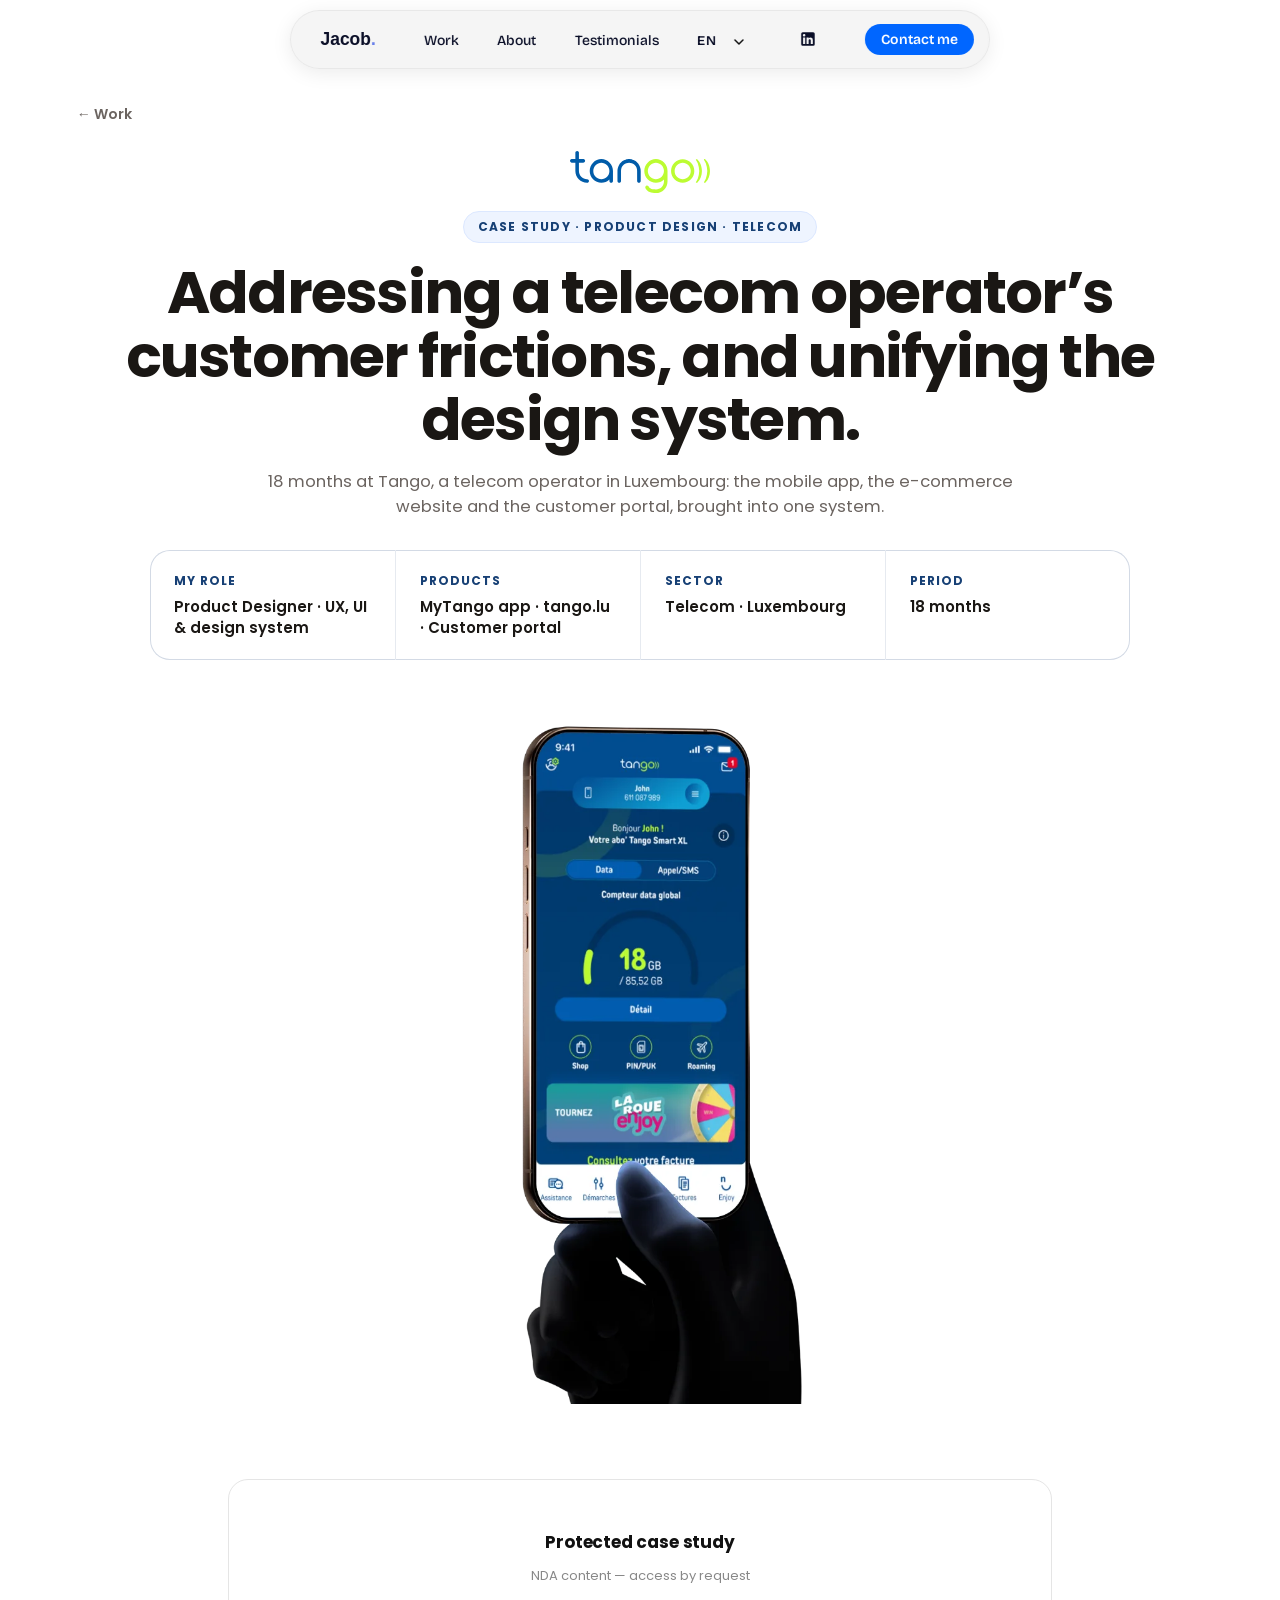
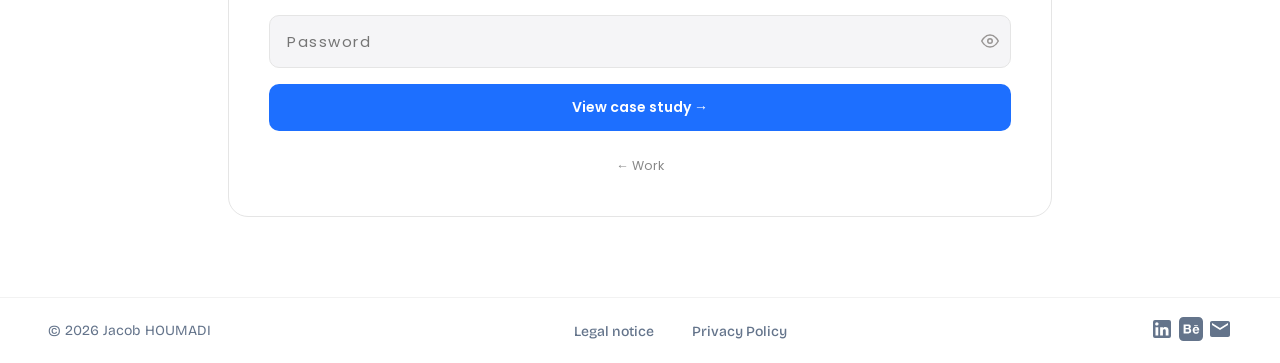
<file: tango-case-study.html>
<!DOCTYPE html>
<html lang="fr">
<head>
    <!-- Google tag (gtag.js) -->
    <script async src="https://www.googletagmanager.com/gtag/js?id=G-67D06JS6R4"></script>
    <script>
    window.dataLayer = window.dataLayer || [];
    function gtag(){dataLayer.push(arguments);}
    gtag('js', new Date());
    gtag('config', 'G-67D06JS6R4');
    </script>
    <!-- Google Tag Manager -->
    <script>(function(w,d,s,l,i){w[l]=w[l]||[];w[l].push({'gtm.start':
    new Date().getTime(),event:'gtm.js'});var f=d.getElementsByTagName(s)[0],
    j=d.createElement(s),dl=l!='dataLayer'?'&l='+l:'';j.async=true;j.src=
    'https://www.googletagmanager.com/gtm.js?id='+i+dl;f.parentNode.insertBefore(j,f);
    })(window,document,'script','dataLayer','GTM-PRKVLWBW');</script>
    <!-- End Google Tag Manager -->
    <!-- Microsoft Clarity -->
    <script type="text/javascript">
    (function(c,l,a,r,i,t,y){
        c[a]=c[a]||function(){(c[a].q=c[a].q||[]).push(arguments)};
        t=l.createElement(r);t.async=1;t.src="https://www.clarity.ms/tag/"+i;
        y=l.getElementsByTagName(r)[0];y.parentNode.insertBefore(t,y);
    })(window, document, "clarity", "script", "vjhao9vgsp");
    </script>
    <!-- End Microsoft Clarity -->

    <meta charset="UTF-8">
    <meta name="viewport" content="width=device-width, initial-scale=1.0">

    <title>Tango — Product design &amp; design system | Jacob Houmadi</title>
    <meta name="description" content="Case study NDA — Tango. Traiter les frictions clients d’un opérateur télécom, et unifier le design system de l’app, du site et de l’espace client.">
    <meta name="author" content="Jacob Houmadi">
    <meta name="robots" content="noindex, nofollow">

    <!-- Favicon -->
    <link rel="icon" type="image/png" sizes="32x32" href="favicon-32x32.png">
    <link rel="icon" type="image/png" sizes="16x16" href="favicon-16x16.png">
    <link rel="apple-touch-icon" sizes="180x180" href="/apple-touch-icon.png">

    <!-- Preconnect -->
    <link rel="preconnect" href="https://fonts.googleapis.com">
    <link rel="preconnect" href="https://fonts.gstatic.com" crossorigin>

    <!-- Fonts -->
    <link href="https://fonts.googleapis.com/css2?family=Bricolage+Grotesque:opsz,wght@12..96,200..800&family=Montserrat:ital,wght@0,100..900;1,100..900&family=Poppins:wght@300;400;500;600;700;800&display=swap" rel="stylesheet">

    <!-- Stylesheets -->
    <link rel="stylesheet" href="styles.css">
    <link rel="stylesheet" href="cookie-consent.css">
    <link rel="stylesheet" href="nav-mobile.css">
    <link rel="stylesheet" href="case-study.css">
    <link rel="stylesheet" href="venue-case-study.css">
    <link rel="stylesheet" href="tango-v2.css">
    <link rel="stylesheet" href="tango-v3.css">

    <script src="translations.js" defer></script>
    <script src="tango-i18n.js" defer></script>
    <script src="contact.js" defer></script>
</head>
<body>
<!-- Google Tag Manager (noscript) -->
<noscript><iframe src="https://www.googletagmanager.com/ns.html?id=GTM-PRKVLWBW"
height="0" width="0" style="display:none;visibility:hidden"></iframe></noscript>

<!-- Cookie Consent Banner -->
<div id="cookieConsent" class="cookie-consent" style="display: none;">
    <div class="cookie-content">
        <div class="cookie-text">
            <h3 data-i18n="cookie.01">🍪 Cookies et confidentialité</h3>
            <p data-i18n-html="cookie.02">Ce site utilise des cookies essentiels pour son fonctionnement (formulaire de contact via EmailJS). Aucun cookie publicitaire ou de tracking. <a href="politique-confidentialite.html">En savoir plus</a></p>
        </div>
        <div class="cookie-buttons">
            <button onclick="acceptCookies()" class="cookie-accept">Accepter</button>
            <button onclick="refuseCookies()" class="cookie-refuse">Refuser</button>
        </div>
    </div>
</div>

<!-- HEADER -->
<header>
    <button class="logo" onclick="window.location.href='index.html'" aria-label="Jacob Houmadi — Accueil">Jacob<span aria-hidden="true">.</span></button>
    <nav class="desktop-nav">
        <ul>
            <li><a href="index.html#travaux" data-i18n="nav.casestudies">Travaux</a></li>
                <li><a href="index.html#a-propos" data-i18n="nav.about">À propos</a></li>
                <li><a href="index.html#temoignages" data-i18n="nav.testimonials">Témoignages</a></li>
            <li>
                <label for="lang-select" class="sr-only">Langue / Language</label>
                <select class="lang-select" onchange="switchLanguage(this.value)" aria-label="Sélectionner la langue">
                    <option value="fr">FR</option>
                    <option value="en">EN</option>
                </select>
            </li>
            <li><a href="https://www.linkedin.com/in/jacob-houmadi" target="_blank" rel="noopener" class="nav-linkedin" aria-label="LinkedIn (nouvel onglet)"><svg width="18" height="18" fill="currentColor" viewBox="0 0 24 24" aria-hidden="true"><path d="M19 3a2 2 0 0 1 2 2v14a2 2 0 0 1-2 2H5a2 2 0 0 1-2-2V5a2 2 0 0 1 2-2h14m-.5 15.5v-5.3a3.26 3.26 0 0 0-3.26-3.26c-.85 0-1.84.52-2.32 1.3v-1.11h-2.79v8.37h2.79v-4.93c0-.77.62-1.4 1.39-1.4a1.4 1.4 0 0 1 1.4 1.4v4.93h2.79M6.88 8.56a1.68 1.68 0 0 0 1.68-1.68c0-.93-.75-1.69-1.68-1.69a1.69 1.69 0 0 0-1.69 1.69c0 .93.76 1.68 1.69 1.68m1.39 9.94v-8.37H5.5v8.37h2.77z"/></svg></a></li>
                <li><a href="mailto:jacob.radonirina@gmail.com" class="nav-cta-btn" onclick="copyEmail(); return false;" data-i18n="nav.discovery">Contactez-moi</a></li>
        </ul>
    </nav>

    <!-- Bouton Hamburger Mobile -->
    <button class="mobile-menu-toggle" onclick="toggleMobileMenu()" aria-label="Menu">
        <span></span>
        <span></span>
        <span></span>
    </button>
</header>

<!-- Menu Mobile Overlay -->
<div class="mobile-menu-overlay" id="mobileMenuOverlay" onclick="closeMobileMenu()"></div>

<!-- Menu Mobile -->
<nav class="mobile-nav" id="mobileNav" aria-label="Navigation mobile">
    <div class="mobile-nav-header">
        <button class="logo-mobile"><img src="Logo-jacob.png" alt="logo"></button>
        <button class="mobile-menu-close" onclick="closeMobileMenu()" aria-label="Fermer le menu">
            <svg width="24" height="24" viewBox="0 0 24 24" fill="none" stroke="currentColor" stroke-width="2">
                <line x1="18" y1="6" x2="6" y2="18"></line>
                <line x1="6" y1="6" x2="18" y2="18"></line>
            </svg>
        </button>
    </div>
    <ul class="mobile-nav-links">
        <li><a href="index.html#travaux" data-i18n="nav.casestudies">Travaux</a></li>
                <li><a href="index.html#a-propos" data-i18n="nav.about">À propos</a></li>
                <li><a href="index.html#temoignages" data-i18n="nav.testimonials">Témoignages</a></li>
                <li><a href="https://www.linkedin.com/in/jacob-houmadi" target="_blank" rel="noopener" class="nav-linkedin nav-linkedin--mobile"><svg width="18" height="18" fill="currentColor" viewBox="0 0 24 24" aria-hidden="true"><path d="M19 3a2 2 0 0 1 2 2v14a2 2 0 0 1-2 2H5a2 2 0 0 1-2-2V5a2 2 0 0 1 2-2h14m-.5 15.5v-5.3a3.26 3.26 0 0 0-3.26-3.26c-.85 0-1.84.52-2.32 1.3v-1.11h-2.79v8.37h2.79v-4.93c0-.77.62-1.4 1.39-1.4a1.4 1.4 0 0 1 1.4 1.4v4.93h2.79M6.88 8.56a1.68 1.68 0 0 0 1.68-1.68c0-.93-.75-1.69-1.68-1.69a1.69 1.69 0 0 0-1.69 1.69c0 .93.76 1.68 1.69 1.68m1.39 9.94v-8.37H5.5v8.37h2.77z"/></svg><span>LinkedIn</span></a></li>
        <li>
            <div class="mobile-lang-switcher" role="group" aria-label="Langue / Language">
                <button class="lang-btn active" data-lang="fr" onclick="setLang('fr')" aria-pressed="true" aria-label="Français">FR</button>
                <button class="lang-btn" data-lang="en" onclick="setLang('en')" aria-pressed="false" aria-label="English">EN</button>
            </div>
        </li>
    </ul>
    <div class="mobile-nav-footer">
        <p data-i18n="mobilenav.p">Transformons votre projet ensemble</p>
        <a href="mailto:jacob.radonirina@gmail.com" class="mobile-cta" onclick="copyEmail(); closeMobileMenu(); return false;" data-i18n="nav.discovery">Contactez-moi</a>
    </div>
    <div>
        <ul class="footer-nav-legals">
            <li><a href="mentions-legales.html" data-i18n="footer.legal1">Mentions légales</a></li>
            <li><a href="politique-confidentialite.html" data-i18n="footer.legal2">Politiques de confidentialités</a></li>
        </ul>
    </div>
</nav>

<!-- ── HERO (aligné sur la version complète) ───────────── -->
<main class="vcs vcs--tango pv v3 v3-locked">
<section class="c-hero" id="top">
  <a class="back" href="index.html#travaux" data-i18n="cs.tango.back">← Travaux</a>
  <img class="c-logo c-logo--tango" src="logos/logo-tango-normal.svg" alt="Tango" width="140" height="48">
  <span data-i18n-html="tcf.000" class="eyebrow">Étude de cas · Product design · Télécom</span>
  <h1 data-i18n="casestudies.tango.hero.locked">Traiter les frictions clients d’un opérateur télécom, et unifier le design system.</h1>
  <p class="lead" data-i18n="tcs.lead">18 mois chez Tango, opérateur télécom au Luxembourg : l’app mobile, le site e-commerce et l’espace client, réunis dans un même système.</p>
  <dl class="meta">
    <div><dt data-i18n-html="tcf.002">Mon rôle</dt><dd data-i18n-html="tcf.003">Product Designer · UX, UI &amp; design system</dd></div>
    <div><dt data-i18n-html="tcf.004">Produits</dt><dd data-i18n-html="tcf.005">App MyTango · tango.lu · Espace client</dd></div>
    <div><dt data-i18n-html="tcf.006">Secteur</dt><dd data-i18n-html="tcf.007">Télécom · Luxembourg</dd></div>
    <div><dt data-i18n-html="tcf.008">Période</dt><dd data-i18n-html="tcf.009">18 mois</dd></div>
  </dl>
  <figure class="v3-hero-phone"><img src="Captures/tango-mobile-mockup.webp" width="1314" height="1125" alt="MyTango, l’application mobile de Tango, tenue en main" data-alt-fr="MyTango, l’application mobile de Tango, tenue en main" data-alt-en="MyTango, Tango’s mobile app, held in hand" loading="eager"></figure>
</section>
</main>

<!-- ── CASE STUDY CONTENT ──────────────────────────────── -->
<div class="cs-venue-content cs-tango">

    <!-- PASSWORD WALL -->
    <div id="pw-wall" class="pw-wall">
        <div class="pw-card">
            <h2 class="pw-title" data-i18n="cs.tango.pw.title">Protected case study</h2>
            <p class="pw-sub" data-i18n="cs.tango.pw.sub">NDA content — access by request</p>
            <div class="pw-field-wrap" style="position:relative; display:flex; align-items:center;">
                <input
                    type="password"
                    id="pw-input"
                    class="pw-input"
                    placeholder="Password"
                    autocomplete="current-password"
                    onkeydown="if(event.key==='Enter') checkTangoPassword()"
                    aria-label="Mot de passe"
                    style="padding-right:2.5rem;"
                >
                <button
                    type="button"
                    onclick="togglePwVisibility()"
                    id="pw-toggle"
                    aria-label="Afficher le mot de passe"
                    style="position:absolute; right:0.75rem; background:none; border:none; cursor:pointer; color:inherit; opacity:0.5; padding:0; display:flex; align-items:center;"
                >
                    <svg id="pw-eye-icon" xmlns="http://www.w3.org/2000/svg" width="18" height="18" viewBox="0 0 24 24" fill="none" stroke="currentColor" stroke-width="2" stroke-linecap="round" stroke-linejoin="round">
                        <path d="M1 12s4-8 11-8 11 8 11 8-4 8-11 8-11-8-11-8z"></path>
                        <circle cx="12" cy="12" r="3"></circle>
                    </svg>
                </button>
            </div>
            <p id="pw-error" class="pw-error" role="alert" aria-live="polite" style="display:none" data-i18n="cs.tango.pw.error">Mot de passe incorrect.</p>
            <button class="pw-btn" onclick="checkTangoPassword()" data-i18n="cs.tango.pw.btn">View case study →</button>
            <a href="index.html#travaux" class="pw-back" data-i18n="cs.tango.back">← Travaux</a>
        </div>
    </div>

    <!-- ── PROTECTED CONTENT ─────────────────────────────── -->
    <!-- Redirect vers tango-case-study-full.html après authentification -->
    <!-- ── END PROTECTED CONTENT ─────────────────────────── -->

</div>

<!-- ── FOOTER ──────────────────────────────────────────── -->
<footer>
    <div class="footer-content">
        <div class="footer-text">© <span id="year">2026</span> Jacob HOUMADI</div>
        <nav class="desktop-nav">
            <ul class="footer-nav-legals">
                <li><a href="mentions-legales.html" data-i18n="footer.legal1">Mentions légales</a></li>
                <li><a href="politique-confidentialite.html" data-i18n="footer.legal2">Politique de confidentialité</a></li>
            </ul>
        </nav>
        <div class="social-links">
            <a href="https://www.linkedin.com/in/jacob-houmadi" target="_blank" title="LinkedIn" aria-label="Linkedin">
                <svg width="24" height="24" fill="currentColor" viewBox="0 0 24 24"><path d="M19 3a2 2 0 0 1 2 2v14a2 2 0 0 1-2 2H5a2 2 0 0 1-2-2V5a2 2 0 0 1 2-2h14m-.5 15.5v-5.3a3.26 3.26 0 0 0-3.26-3.26c-.85 0-1.84.52-2.32 1.3v-1.11h-2.79v8.37h2.79v-4.93c0-.77.62-1.4 1.39-1.4a1.4 1.4 0 0 1 1.4 1.4v4.93h2.79M6.88 8.56a1.68 1.68 0 0 0 1.68-1.68c0-.93-.75-1.69-1.68-1.69a1.69 1.69 0 0 0-1.69 1.69c0 .93.76 1.68 1.69 1.68m1.39 9.94v-8.37H5.5v8.37h2.77z"/></svg>
            </a>
            <a href="https://www.behance.net/jacobhoumadi" target="_blank" aria-label="Behance">
                <svg width="24" height="24" viewBox="0 0 24 24" fill="currentColor"><path d="M18 11.4462C18.1846 11.7231 18.3692 12 18.4615 12.4615H15.5077C15.5077 12.3692 15.5077 12.1846 15.6 12C15.6923 11.8154 15.6923 11.7231 15.8769 11.5385C15.9692 11.3538 16.1538 11.2615 16.3385 11.1692C16.5231 11.0769 16.8 10.9846 17.0769 10.9846C17.4462 11.0769 17.8154 11.1692 18 11.4462ZM9.50769 10.8C9.69231 10.6154 9.87692 10.3385 9.87692 9.96923C9.87692 9.78462 9.87692 9.6 9.78462 9.41538C9.69231 9.32308 9.6 9.13846 9.50769 9.13846C9.41538 9.04615 9.23077 9.04615 9.04615 8.95385H6.64615V11.0769H8.67692C8.95385 11.0769 9.23077 10.9846 9.50769 10.8ZM8.76923 12.3692H6.64615V14.8615H8.76923C8.95385 14.8615 9.13846 14.8615 9.32308 14.7692C9.50769 14.7692 9.69231 14.6769 9.78462 14.5846C9.87692 14.4923 10.0615 14.4 10.1538 14.2154C10.2462 14.0308 10.2462 13.8462 10.2462 13.6615C10.2462 13.2 10.1538 12.8308 9.87692 12.6462C9.6 12.4615 9.23077 12.3692 8.76923 12.3692ZM24 4.52308V19.4769C24 21.9692 21.9692 24 19.4769 24H4.52308C2.03077 24 0 21.9692 0 19.4769V4.52308C0 2.03077 2.03077 0 4.52308 0H19.4769C21.9692 0 24 2.03077 24 4.52308ZM15.1385 8.86154H18.8308V7.93846H15.1385V8.86154ZM12.1846 13.8462C12.1846 13.2923 12.0923 12.8308 11.8154 12.3692C11.5385 12 11.1692 11.7231 10.6154 11.5385C10.9846 11.3538 11.3538 11.0769 11.5385 10.8C11.7231 10.5231 11.8154 10.1538 11.8154 9.69231C11.8154 9 11.7231 8.95385 11.6308 8.58462C11.4462 8.30769 11.2615 8.03077 11.0769 7.93846C10.8 7.75385 10.5231 7.66154 10.1538 7.56923C9.69231 7.38462 9.32308 7.38462 8.86154 7.38462H4.61538V16.4308H9.04615C9.41538 16.4308 9.87692 16.3385 10.2462 16.2462C10.6154 16.1538 10.9846 15.9692 11.2615 15.7846C11.5385 15.6 11.8154 15.3231 12 14.9538C12.0923 14.6769 12.1846 14.3077 12.1846 13.8462ZM15.5077 13.5692H20.2154C20.2154 13.0154 20.2154 12.5538 20.1231 12.0923C20.0308 11.6308 19.8462 11.1692 19.5692 10.8923C19.2923 10.5231 18.9231 10.2462 18.5538 10.0615C18.0923 9.87692 17.6308 9.69231 17.0769 9.69231C16.6154 9.69231 16.1538 9.78462 15.6923 9.96923C15.3231 10.1538 14.9538 10.4308 14.5846 10.7077C14.3077 10.9846 14.0308 11.3538 13.9385 11.8154C13.7538 12.2769 13.6615 12.7385 13.6615 13.2C13.6615 13.8923 13.7538 14.2154 13.9385 14.5846C14.1231 15.0462 14.3077 15.4154 14.5846 15.6923C14.8615 15.9692 15.2308 16.2462 15.6 16.4308C16.0615 16.6154 16.5231 16.7077 16.9846 16.7077C17.7231 16.7077 18.3692 16.5231 18.9231 16.1538C19.4769 15.7846 19.8462 15.2308 20.1231 14.4923H18.5538C18.4615 14.6769 18.3692 14.8615 18.0923 15.0462C17.8154 15.2308 17.5385 15.3231 17.1692 15.3231C16.7077 15.3231 16.2462 15.2308 15.9692 14.9538C15.6923 14.5846 15.5077 14.1231 15.5077 13.5692Z"/></svg>
            </a>
            <a href="mailto:jacob.radonirina@gmail.com" title="Email" aria-label="Email">
                <svg width="24" height="24" fill="currentColor" viewBox="0 0 24 24"><path d="M20 4H4c-1.1 0-1.99.9-1.99 2L2 18c0 1.1.9 2 2 2h16c1.1 0 2-.9 2-2V6c0-1.1-.9-2-2-2zm0 4l-8 5-8-5V6l8 5 8-5v2z"/></svg>
            </a>
        </div>
    </div>
</footer>

<!-- Password Logic -->
<script>
function togglePwVisibility() {
    var input = document.getElementById('pw-input');
    var btn = document.getElementById('pw-toggle');
    var isHidden = input.type === 'password';
    input.type = isHidden ? 'text' : 'password';
    btn.setAttribute('aria-label', isHidden ? 'Masquer le mot de passe' : 'Afficher le mot de passe');
    btn.style.opacity = isHidden ? '1' : '0.5';
    btn.innerHTML = isHidden
        ? '<svg xmlns="http://www.w3.org/2000/svg" width="18" height="18" viewBox="0 0 24 24" fill="none" stroke="currentColor" stroke-width="2" stroke-linecap="round" stroke-linejoin="round"><path d="M17.94 17.94A10.07 10.07 0 0 1 12 20c-7 0-11-8-11-8a18.45 18.45 0 0 1 5.06-5.94M9.9 4.24A9.12 9.12 0 0 1 12 4c7 0 11 8 11 8a18.5 18.5 0 0 1-2.16 3.19m-6.72-1.07a3 3 0 1 1-4.24-4.24"></path><line x1="1" y1="1" x2="23" y2="23"></line></svg>'
        : '<svg xmlns="http://www.w3.org/2000/svg" width="18" height="18" viewBox="0 0 24 24" fill="none" stroke="currentColor" stroke-width="2" stroke-linecap="round" stroke-linejoin="round"><path d="M1 12s4-8 11-8 11 8 11 8-4 8-11 8-11-8-11-8z"></path><circle cx="12" cy="12" r="3"></circle></svg>';
}

var TANGO_TTL = 7 * 24 * 60 * 60 * 1000;

function isTangoAuthenticated() {
    var data = localStorage.getItem('tango_unlocked');
    if (!data) return false;
    try { return (Date.now() - JSON.parse(data)) < TANGO_TTL; } catch (e) { return false; }
}

function setTangoAuthenticated() {
    localStorage.setItem('tango_unlocked', JSON.stringify(Date.now()));
}

(function () {
    if (isTangoAuthenticated()) {
        window.location.replace('tango-case-study-full.html');
    }
})();

function checkTangoPassword() {
    var input = document.getElementById('pw-input');
    var error = document.getElementById('pw-error');
    if (btoa(input.value) === 'dGFuZ28yMDI1') {
        setTangoAuthenticated();
        var wall = document.getElementById('pw-wall');
        wall.style.opacity = '0';
        wall.style.transition = 'opacity 0.3s ease';
        setTimeout(function () {
            window.location.href = 'tango-case-study-full.html';
        }, 300);
    } else {
        error.style.display = 'block';
        input.classList.add('pw-input--shake');
        setTimeout(function () { input.classList.remove('pw-input--shake'); }, 500);
        input.addEventListener('input', function () {
            error.style.display = 'none';
        }, { once: true });
    }
}

function initReveal() {
    var observer = new IntersectionObserver(function (entries) {
        entries.forEach(function (e) {
            if (e.isIntersecting) {
                e.target.classList.add('is-visible');
                observer.unobserve(e.target);
            }
        });
    }, { threshold: 0.12 });
    document.querySelectorAll('#tango-content .reveal').forEach(function (el) {
        observer.observe(el);
    });
}
</script>

<!-- Shared scripts from venue-case-study (nav, modals, i18n) -->
<script>
/* ── Cookie consent ─────────────────────────────────────── */
function acceptCookies() {
    localStorage.setItem('cookieConsent', 'accepted');
    document.getElementById('cookieConsent').style.display = 'none';
}
function refuseCookies() {
    localStorage.setItem('cookieConsent', 'refused');
    document.getElementById('cookieConsent').style.display = 'none';
}
(function () {
    var consent = localStorage.getItem('cookieConsent');
    if (!consent) {
        setTimeout(function () {
            document.getElementById('cookieConsent').style.display = 'flex';
        }, 1500);
    }
})();

/* ── Mobile nav ─────────────────────────────────────────── */
function toggleMobileMenu() {
    var nav = document.getElementById('mobileNav');
    var overlay = document.getElementById('mobileMenuOverlay');
    var isOpen = nav.classList.toggle('is-open');
    overlay.classList.toggle('is-visible', isOpen);
    document.body.style.overflow = isOpen ? 'hidden' : '';
    document.querySelector('.mobile-menu-toggle').setAttribute('aria-expanded', isOpen);
}
function closeMobileMenu() {
    document.getElementById('mobileNav').classList.remove('is-open');
    document.getElementById('mobileMenuOverlay').classList.remove('is-visible');
    document.body.style.overflow = '';
    document.querySelector('.mobile-menu-toggle').setAttribute('aria-expanded', 'false');
}

/* ── Stubs for shared nav calls ─────────────────────────── */
function showPortfolio() {
            if (!document.getElementById('portfolioSection')) { window.location.href = 'index.html#travaux'; return; } window.location.href = 'index.html#portfolio'; }
function openModal(name) { window.location.href = 'index.html'; }

/* ── Language ────────────────────────────────────────────── */
function setLang(lang) {
    localStorage.setItem('lang', lang);
    document.querySelectorAll('.lang-btn').forEach(function (btn) {
        btn.classList.toggle('active', btn.dataset.lang === lang);
        btn.setAttribute('aria-pressed', btn.dataset.lang === lang ? 'true' : 'false');
    });
    var select = document.querySelector('.lang-select');
    if (select) select.value = lang;
    if (typeof applyTranslations === 'function') applyTranslations(lang);
}
function switchLanguage(lang) { setLang(lang); }
(function () {
    var saved = localStorage.getItem('lang') || 'fr';
    var select = document.querySelector('.lang-select');
    if (select) select.value = saved;
    document.addEventListener('DOMContentLoaded', function () {
        if (typeof applyTranslations === 'function') applyTranslations(saved);
    });
})();
</script>
</body>
</html>
</file>
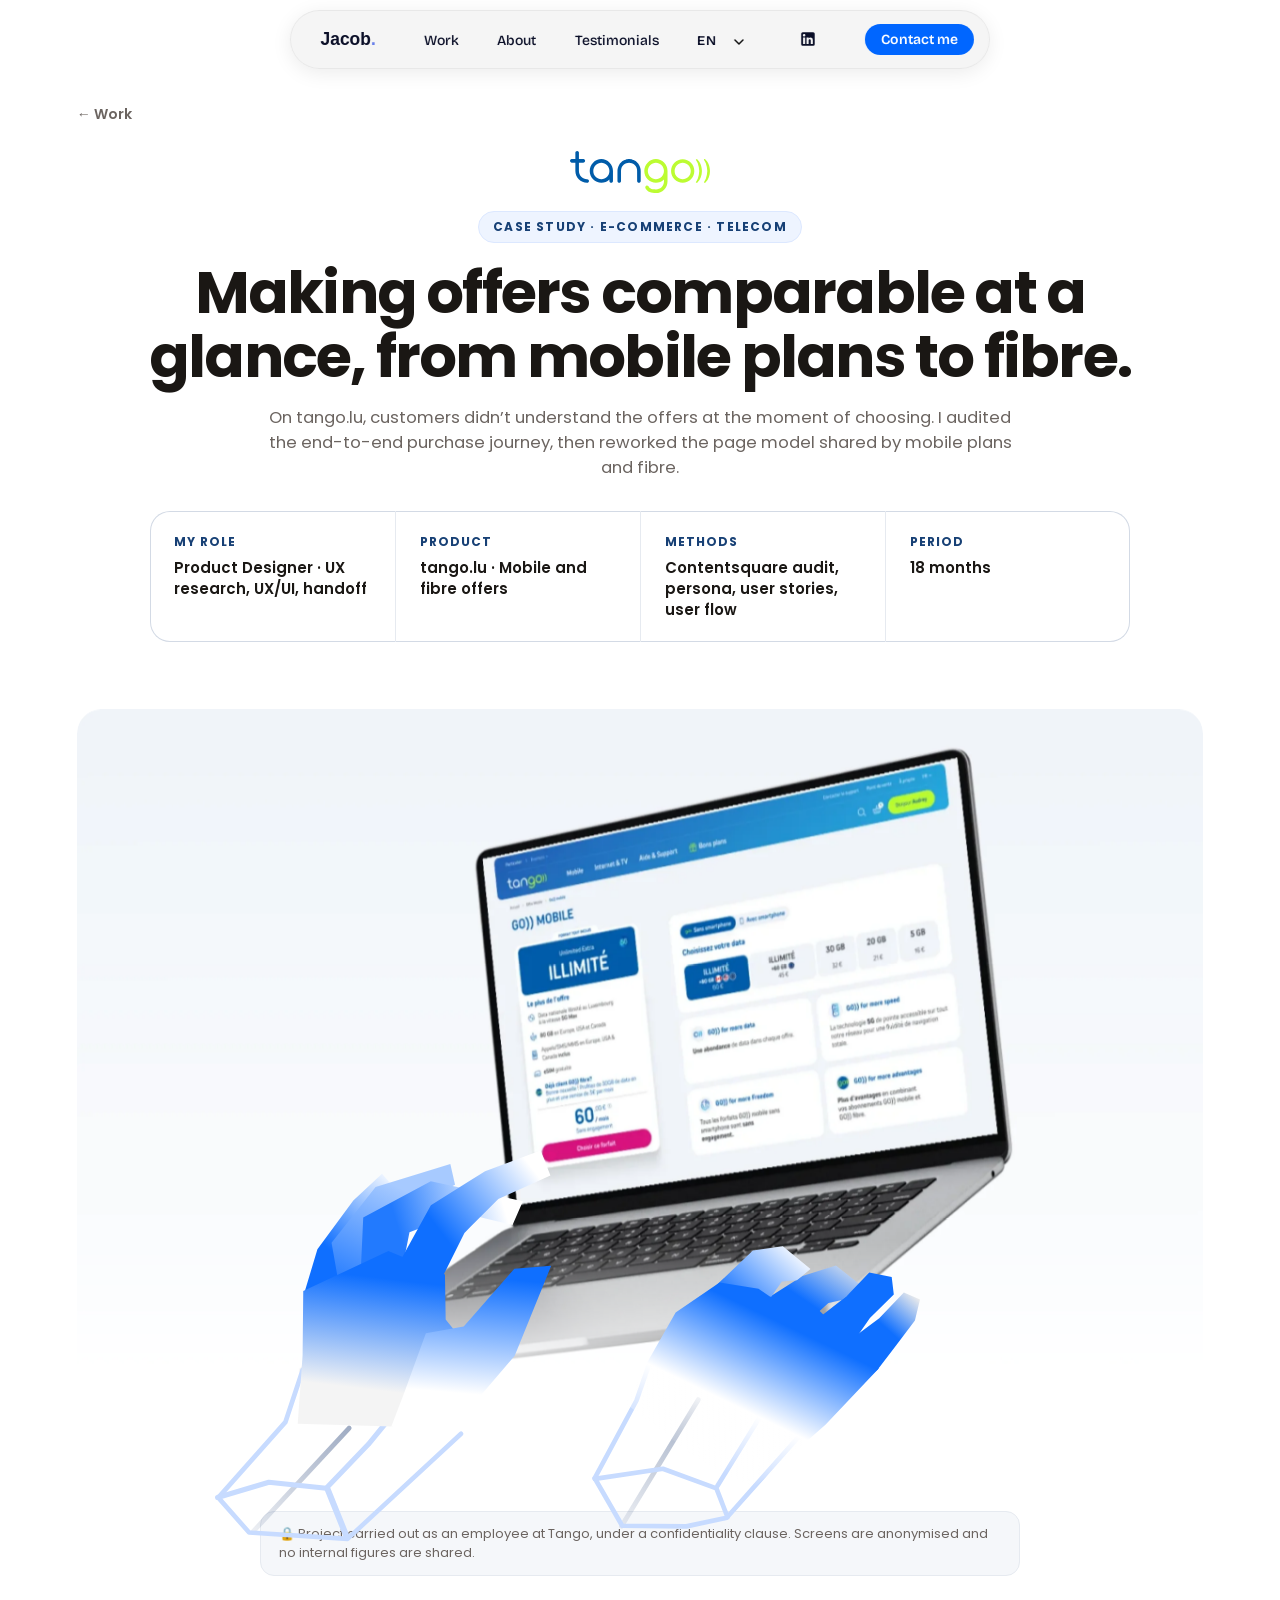
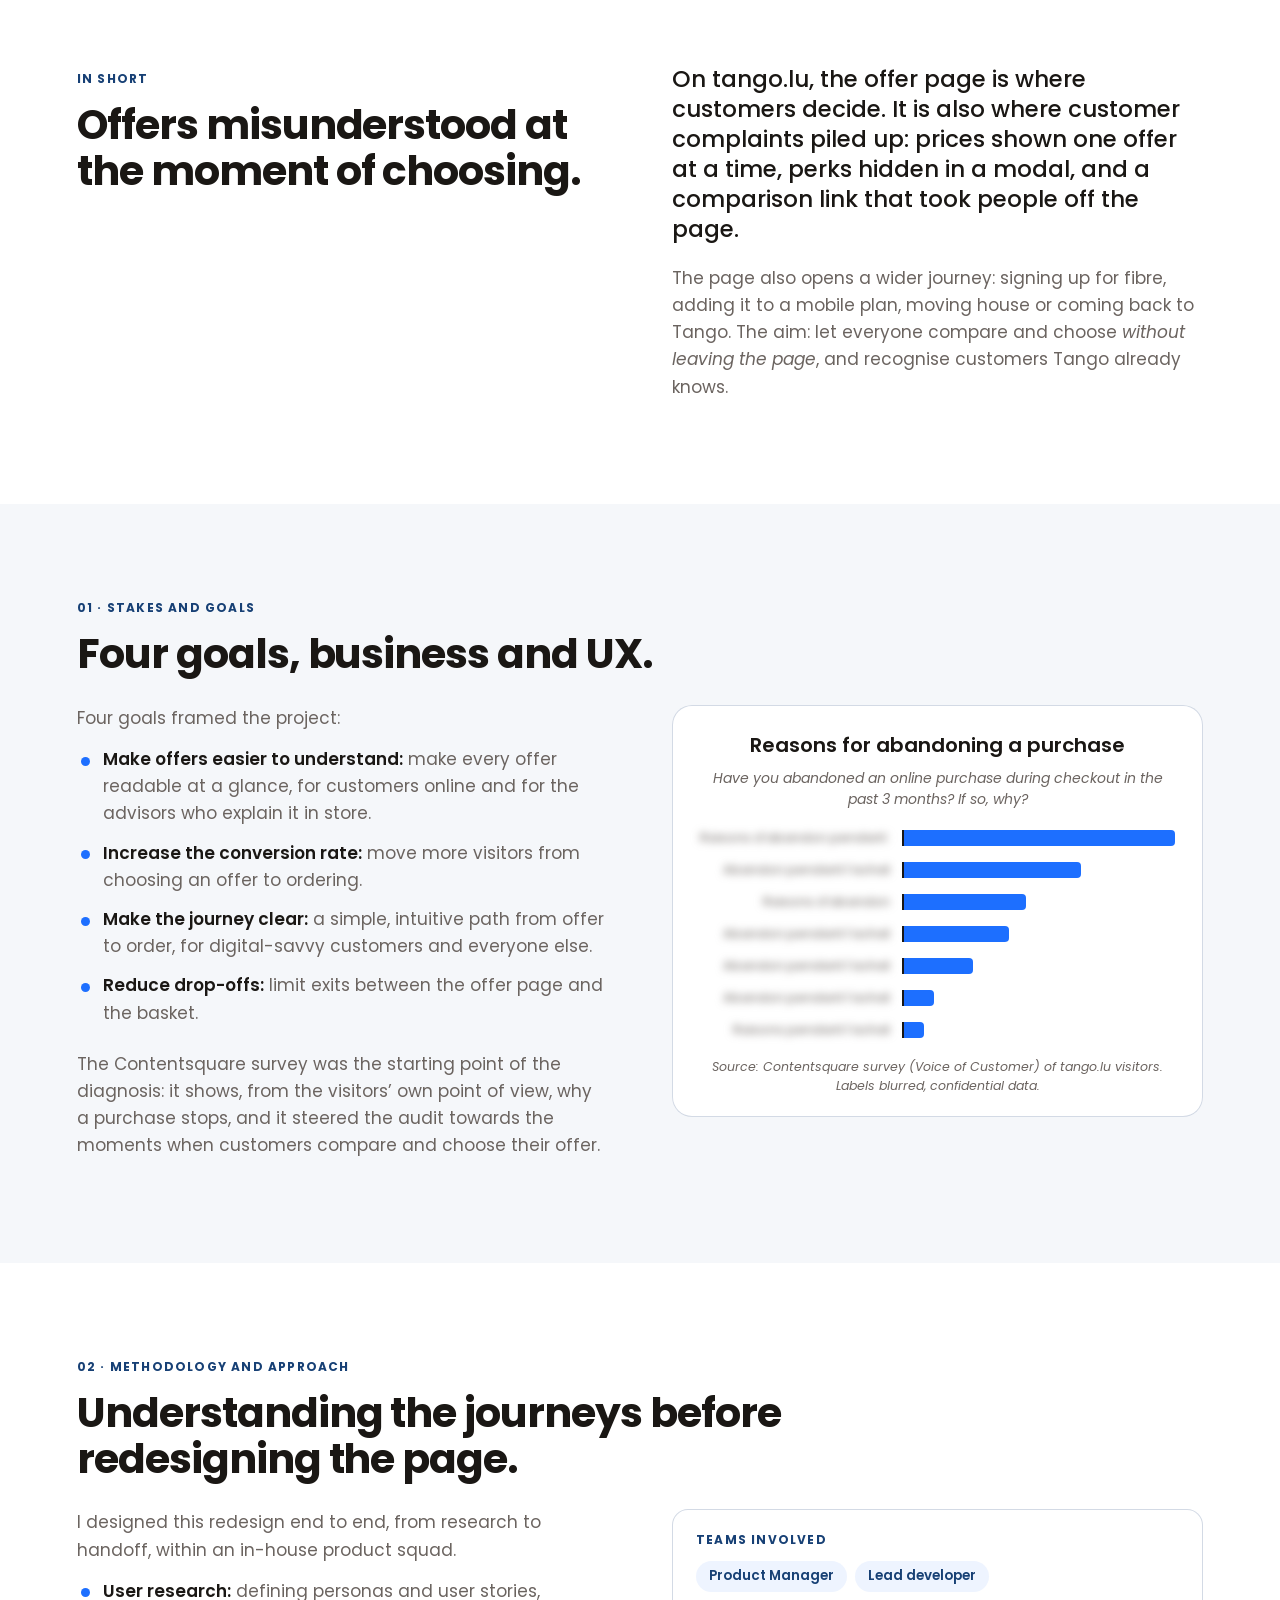
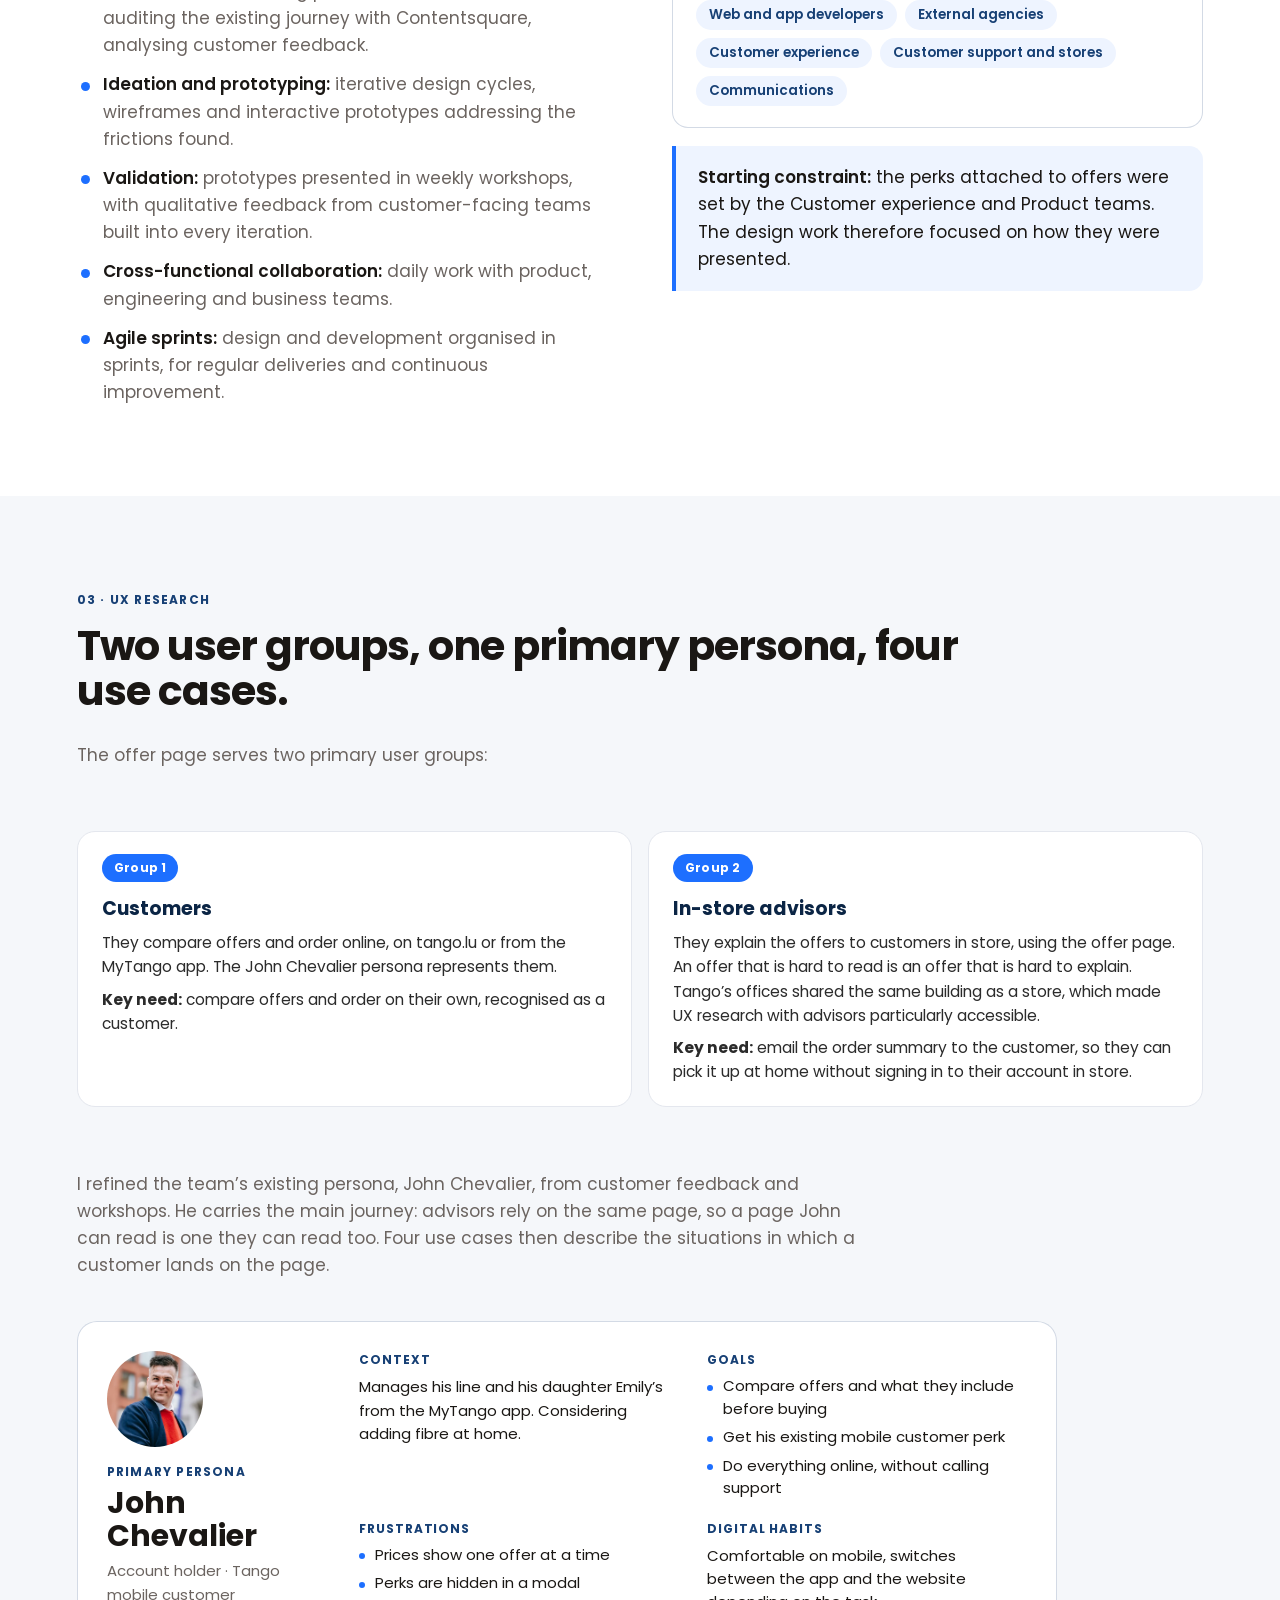
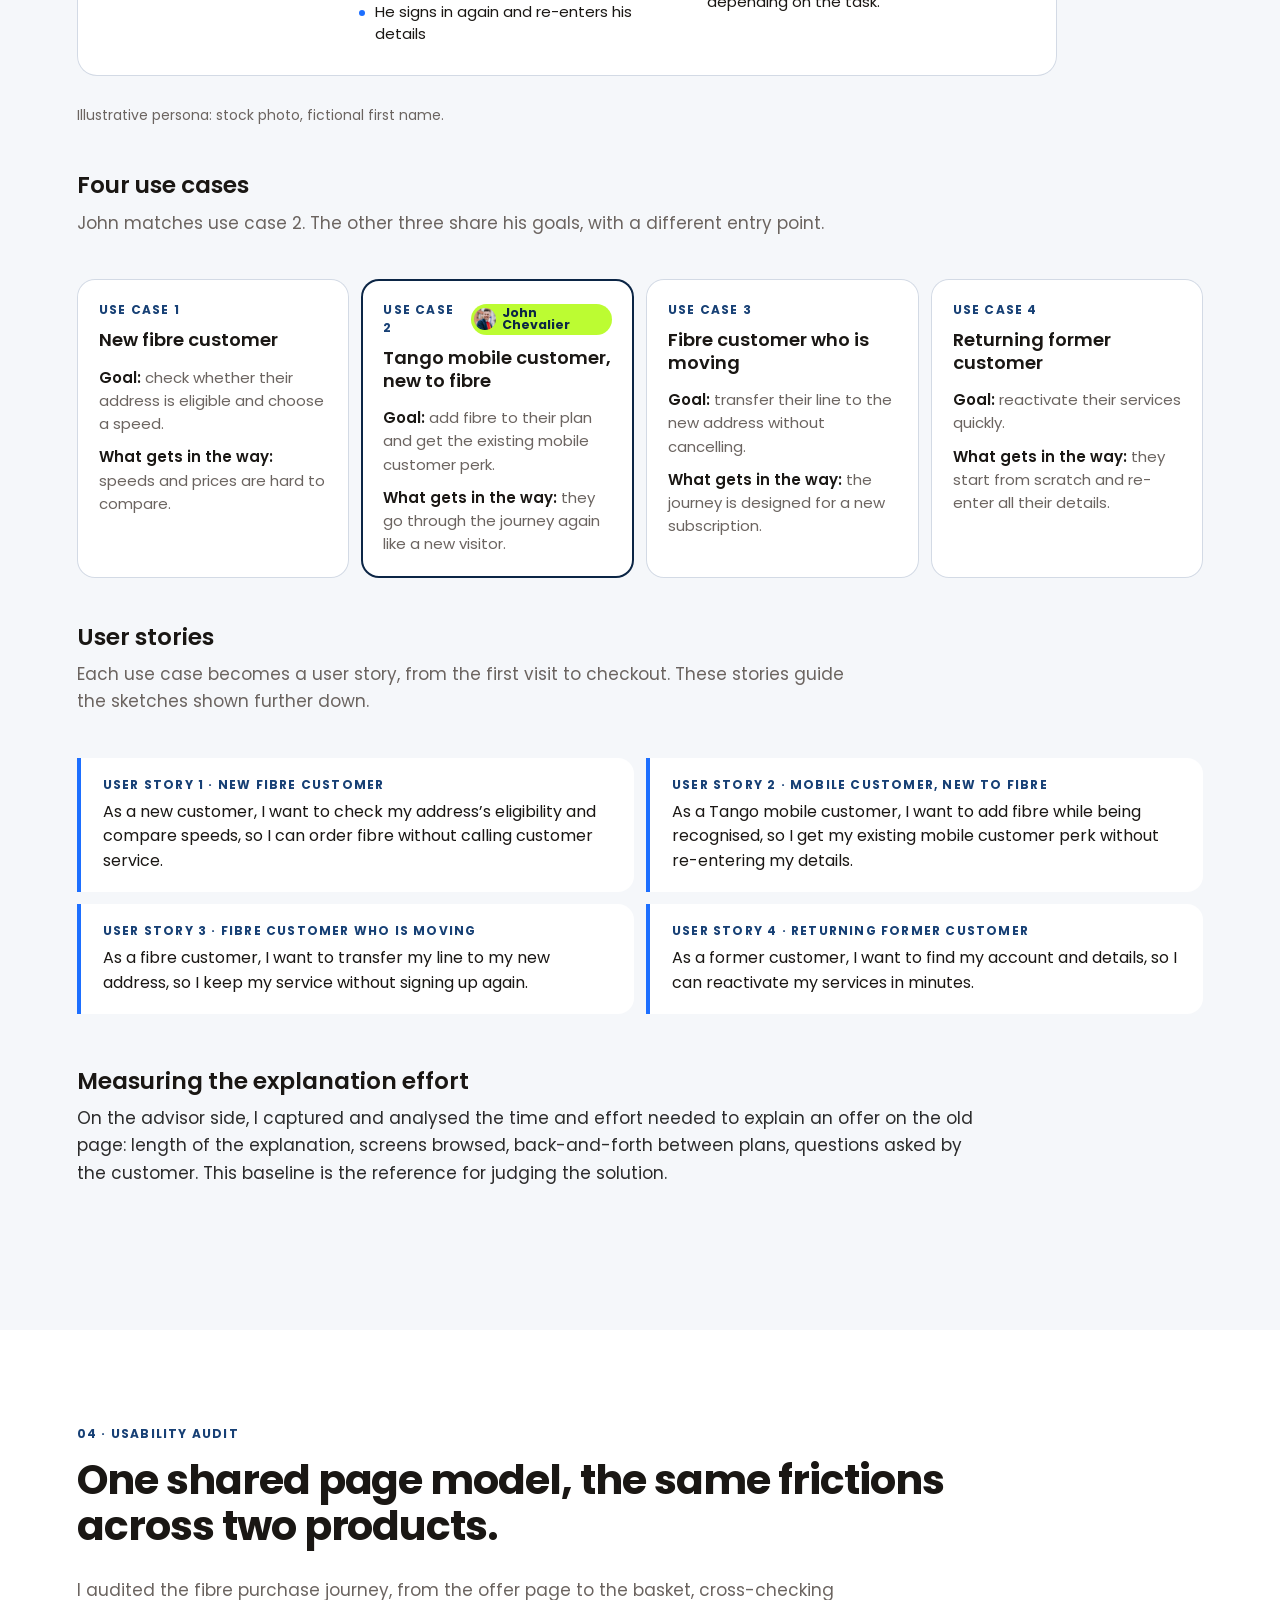
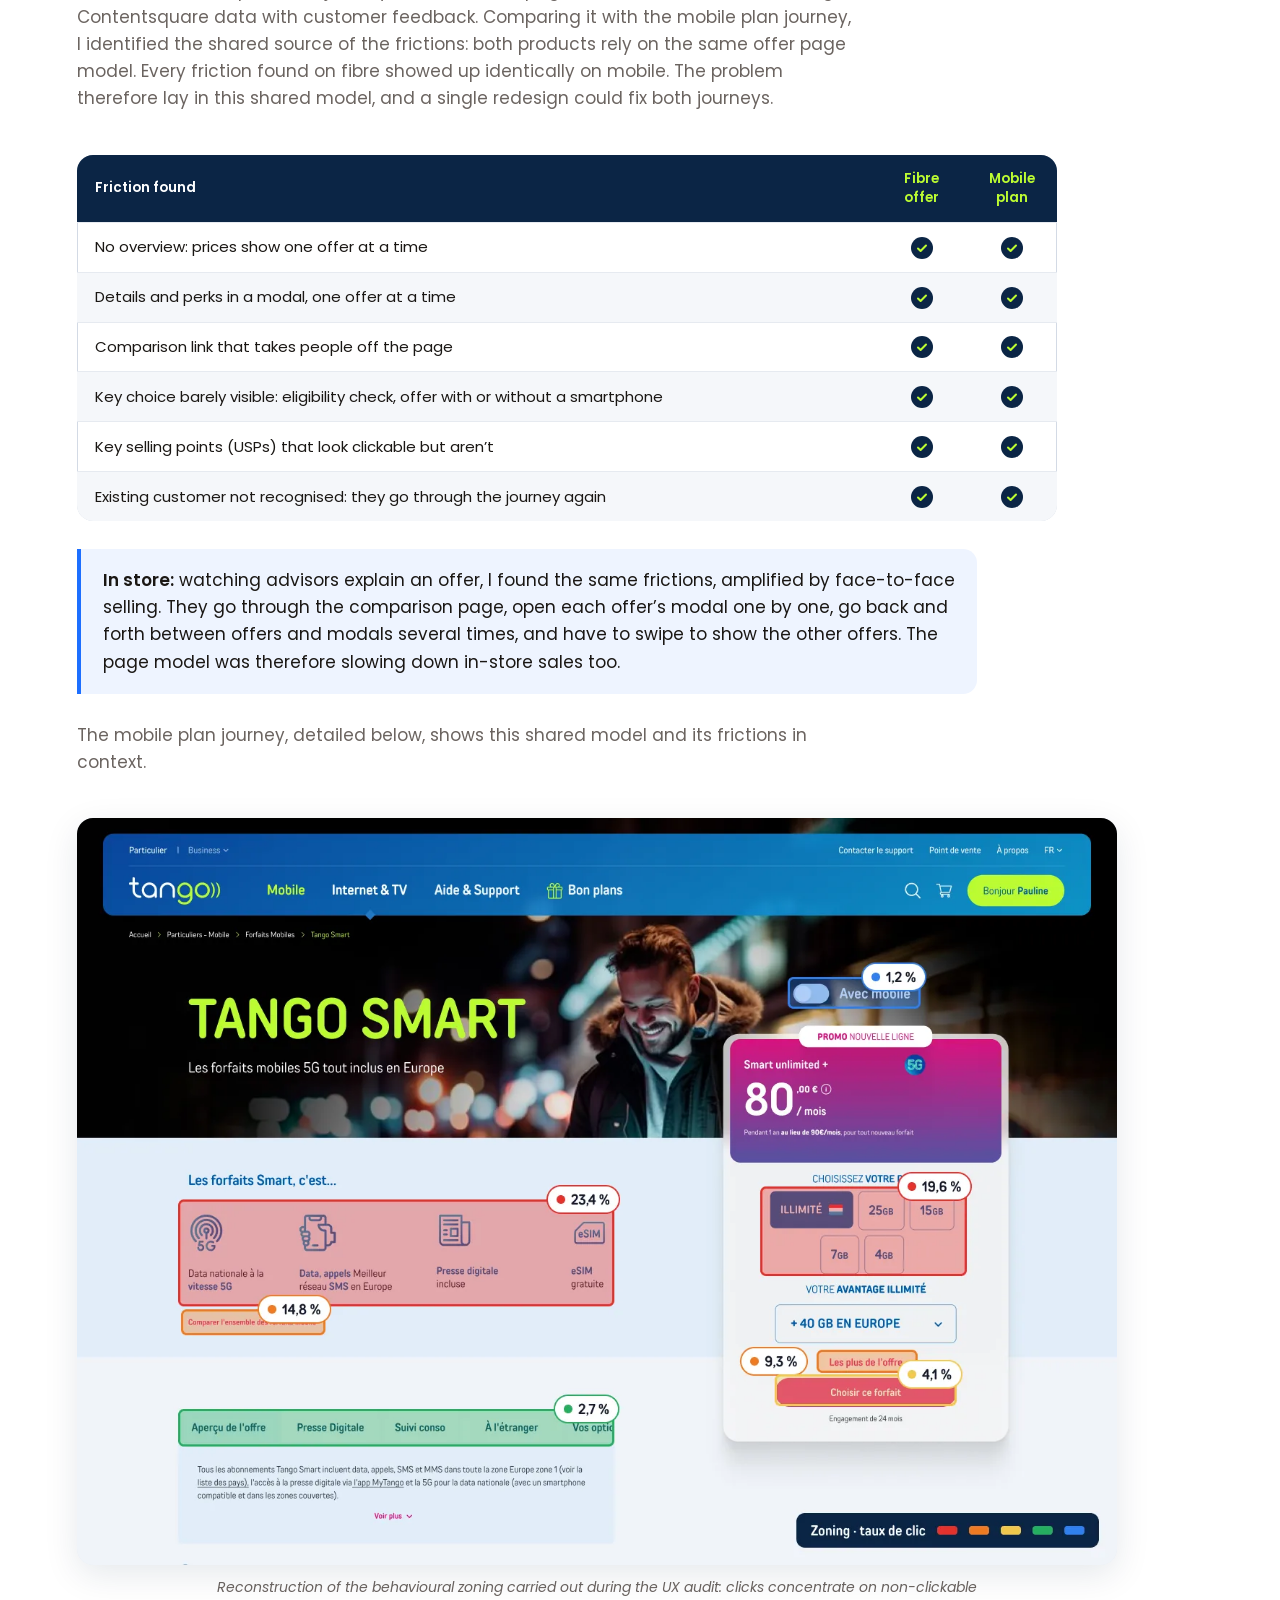
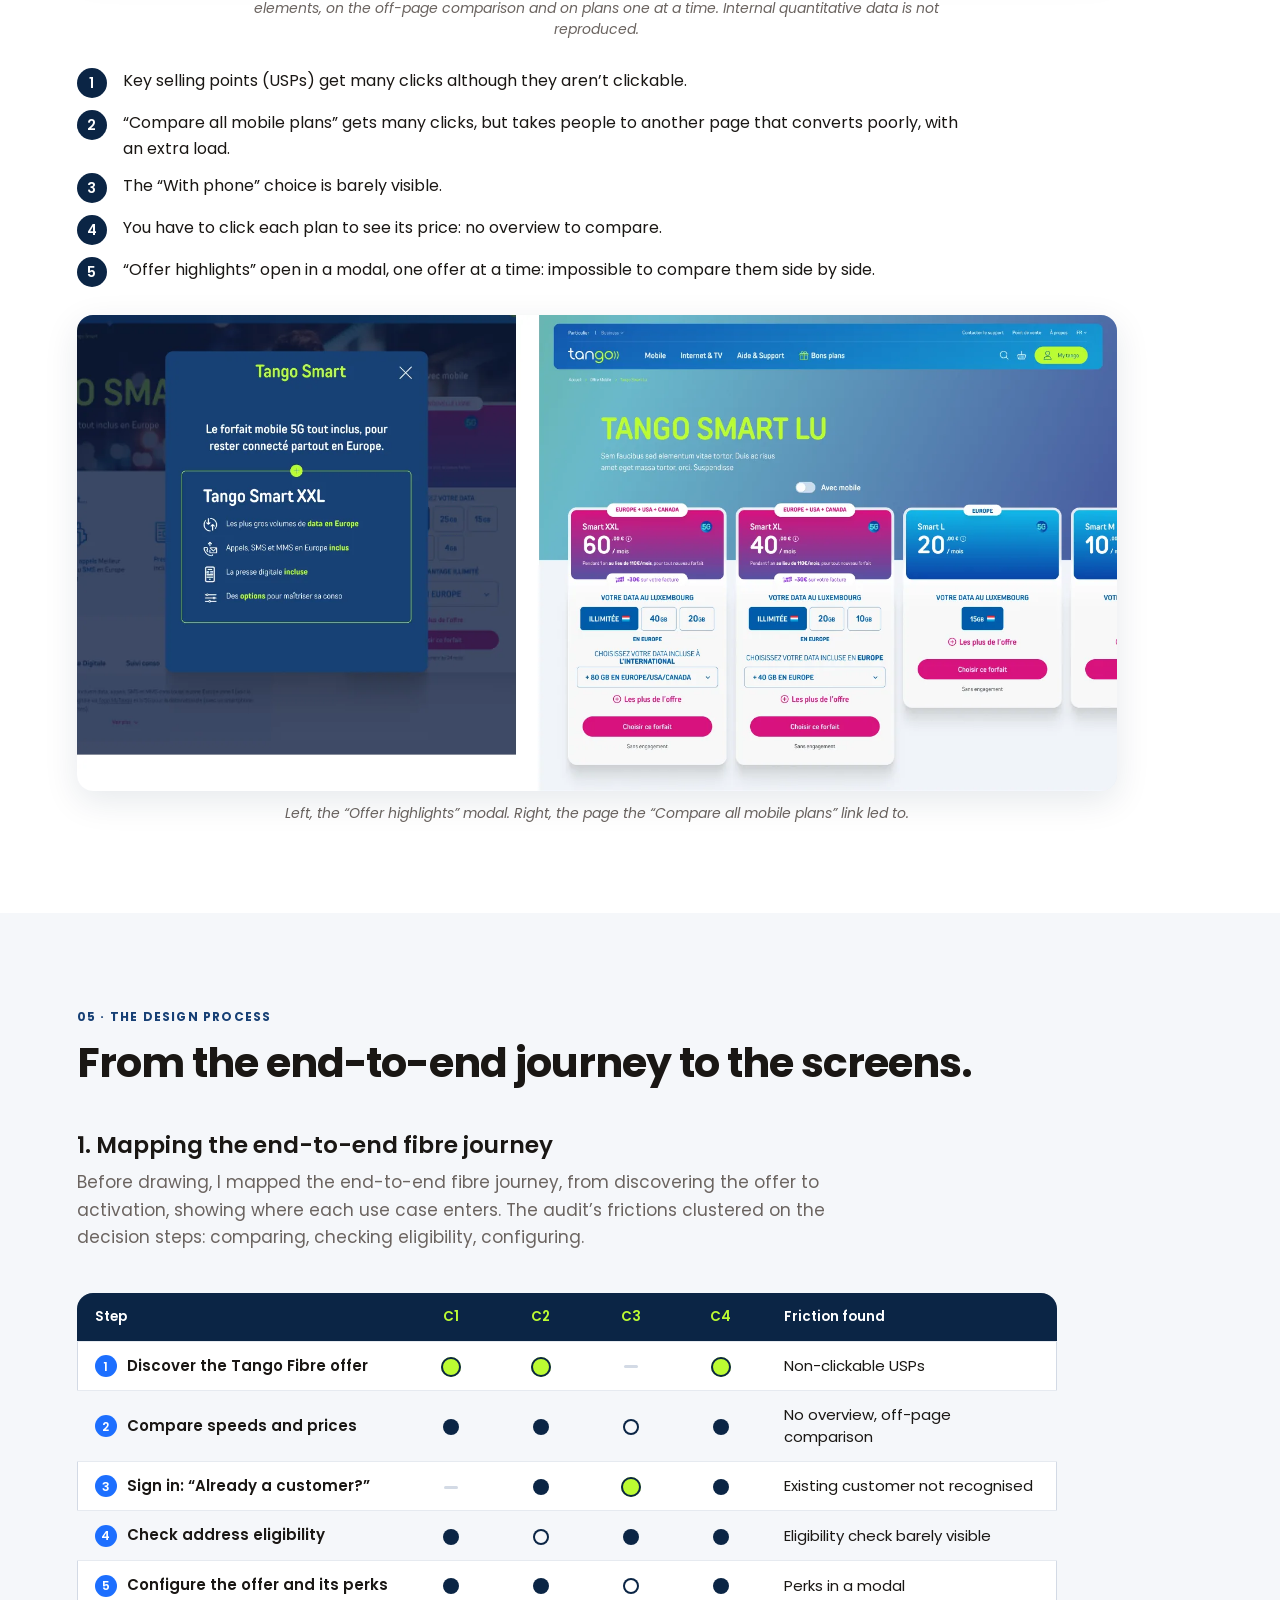
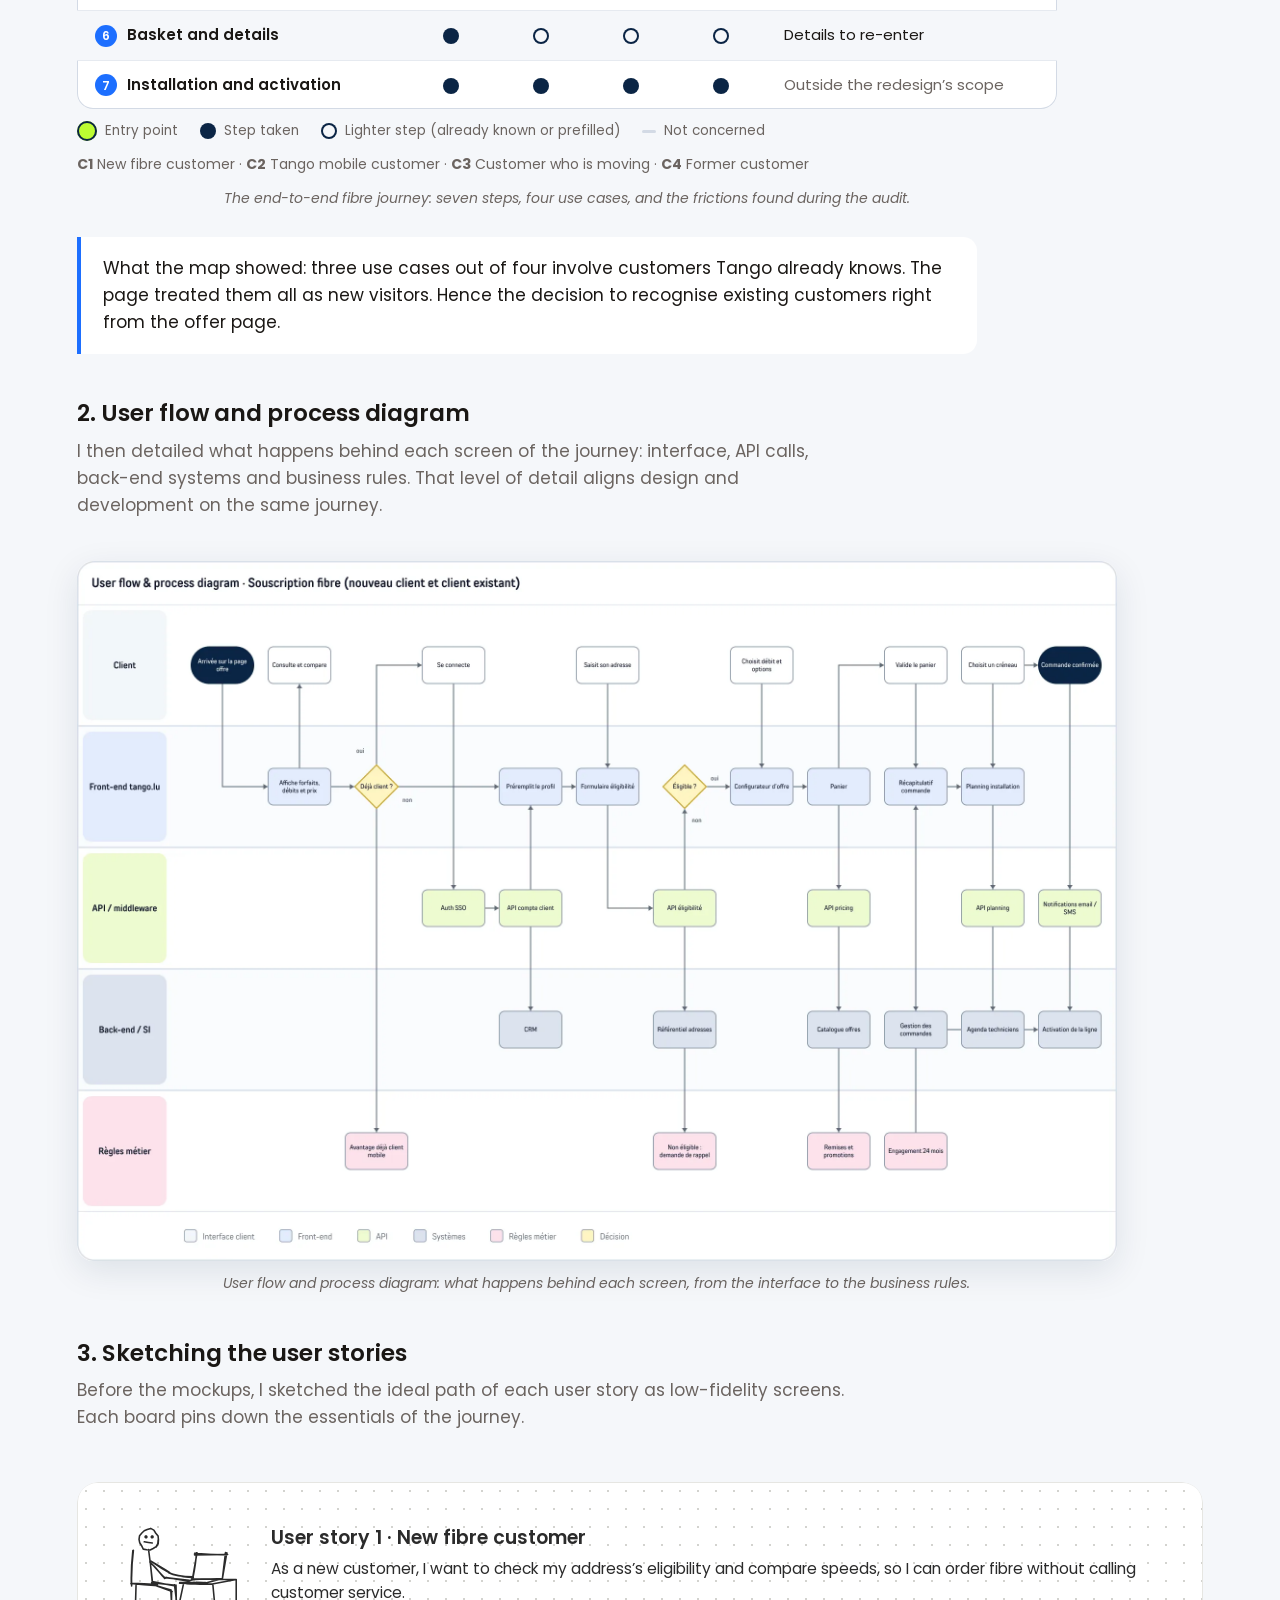
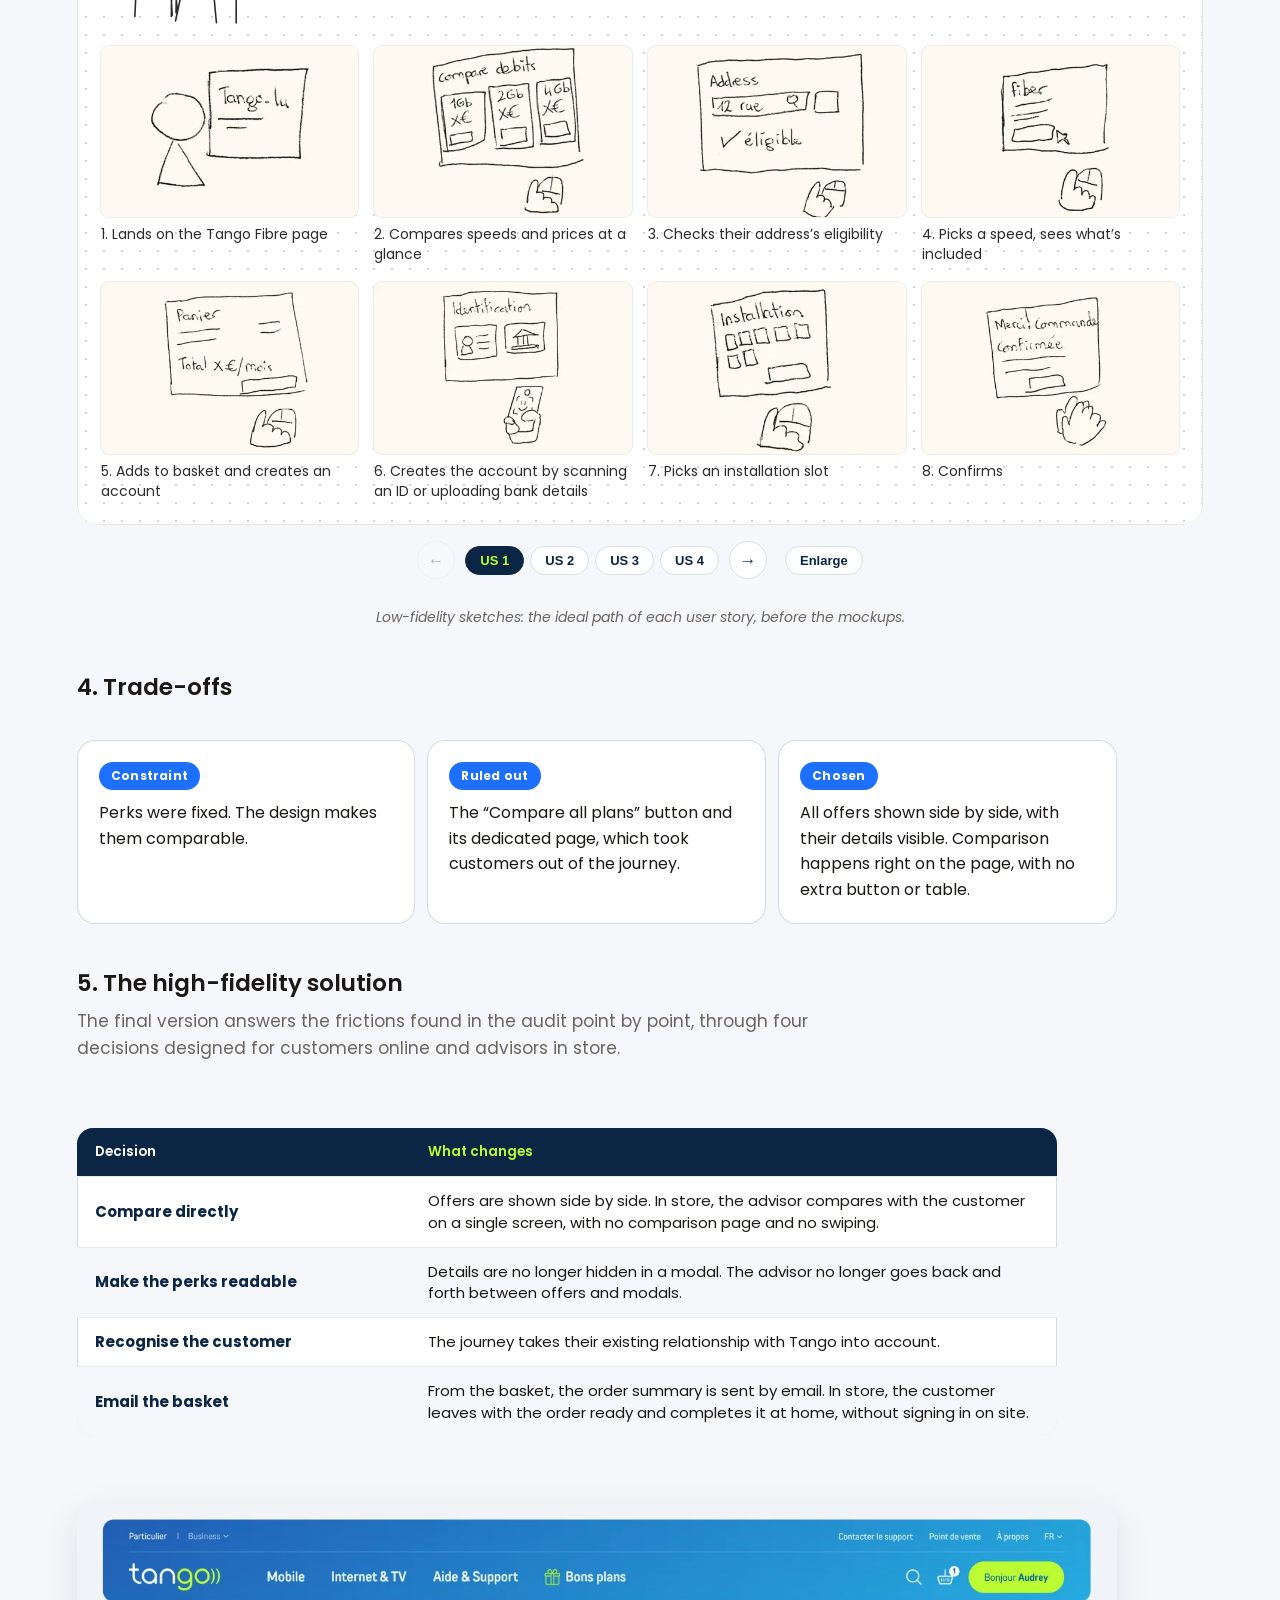
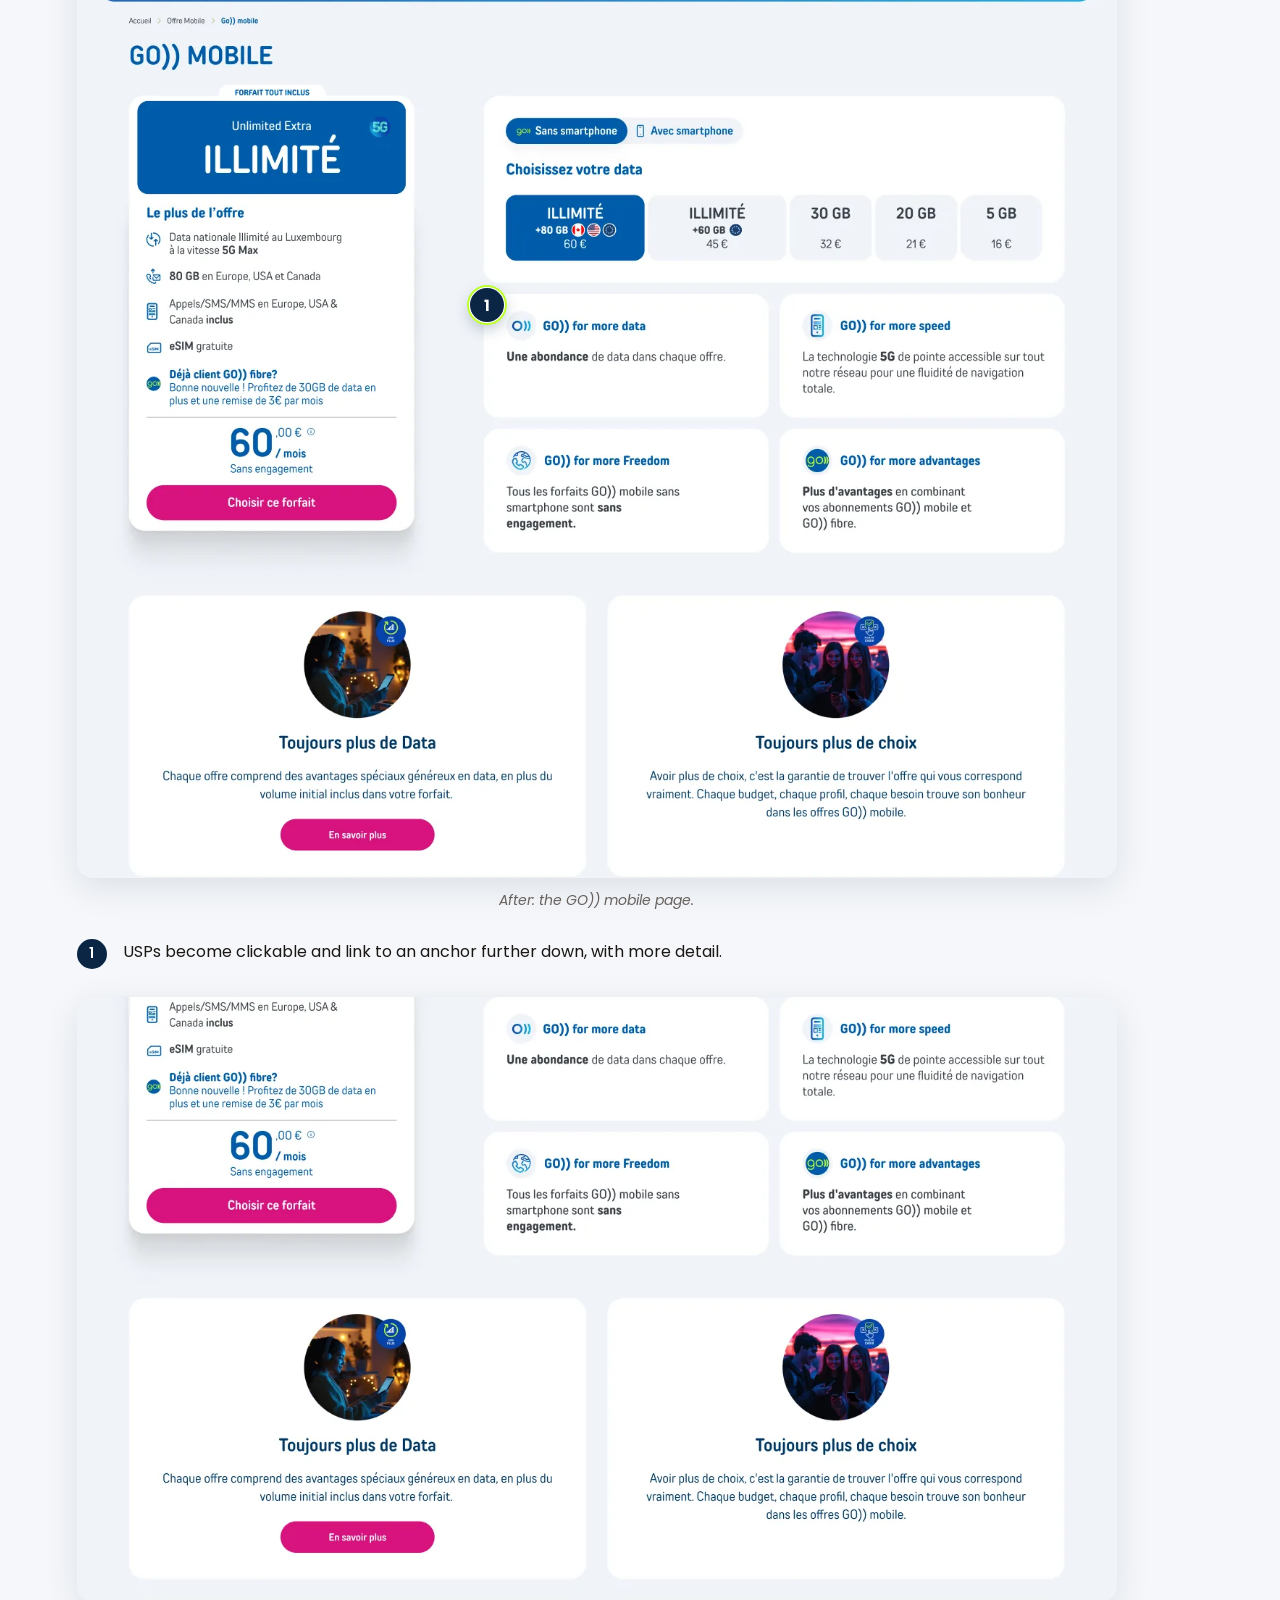
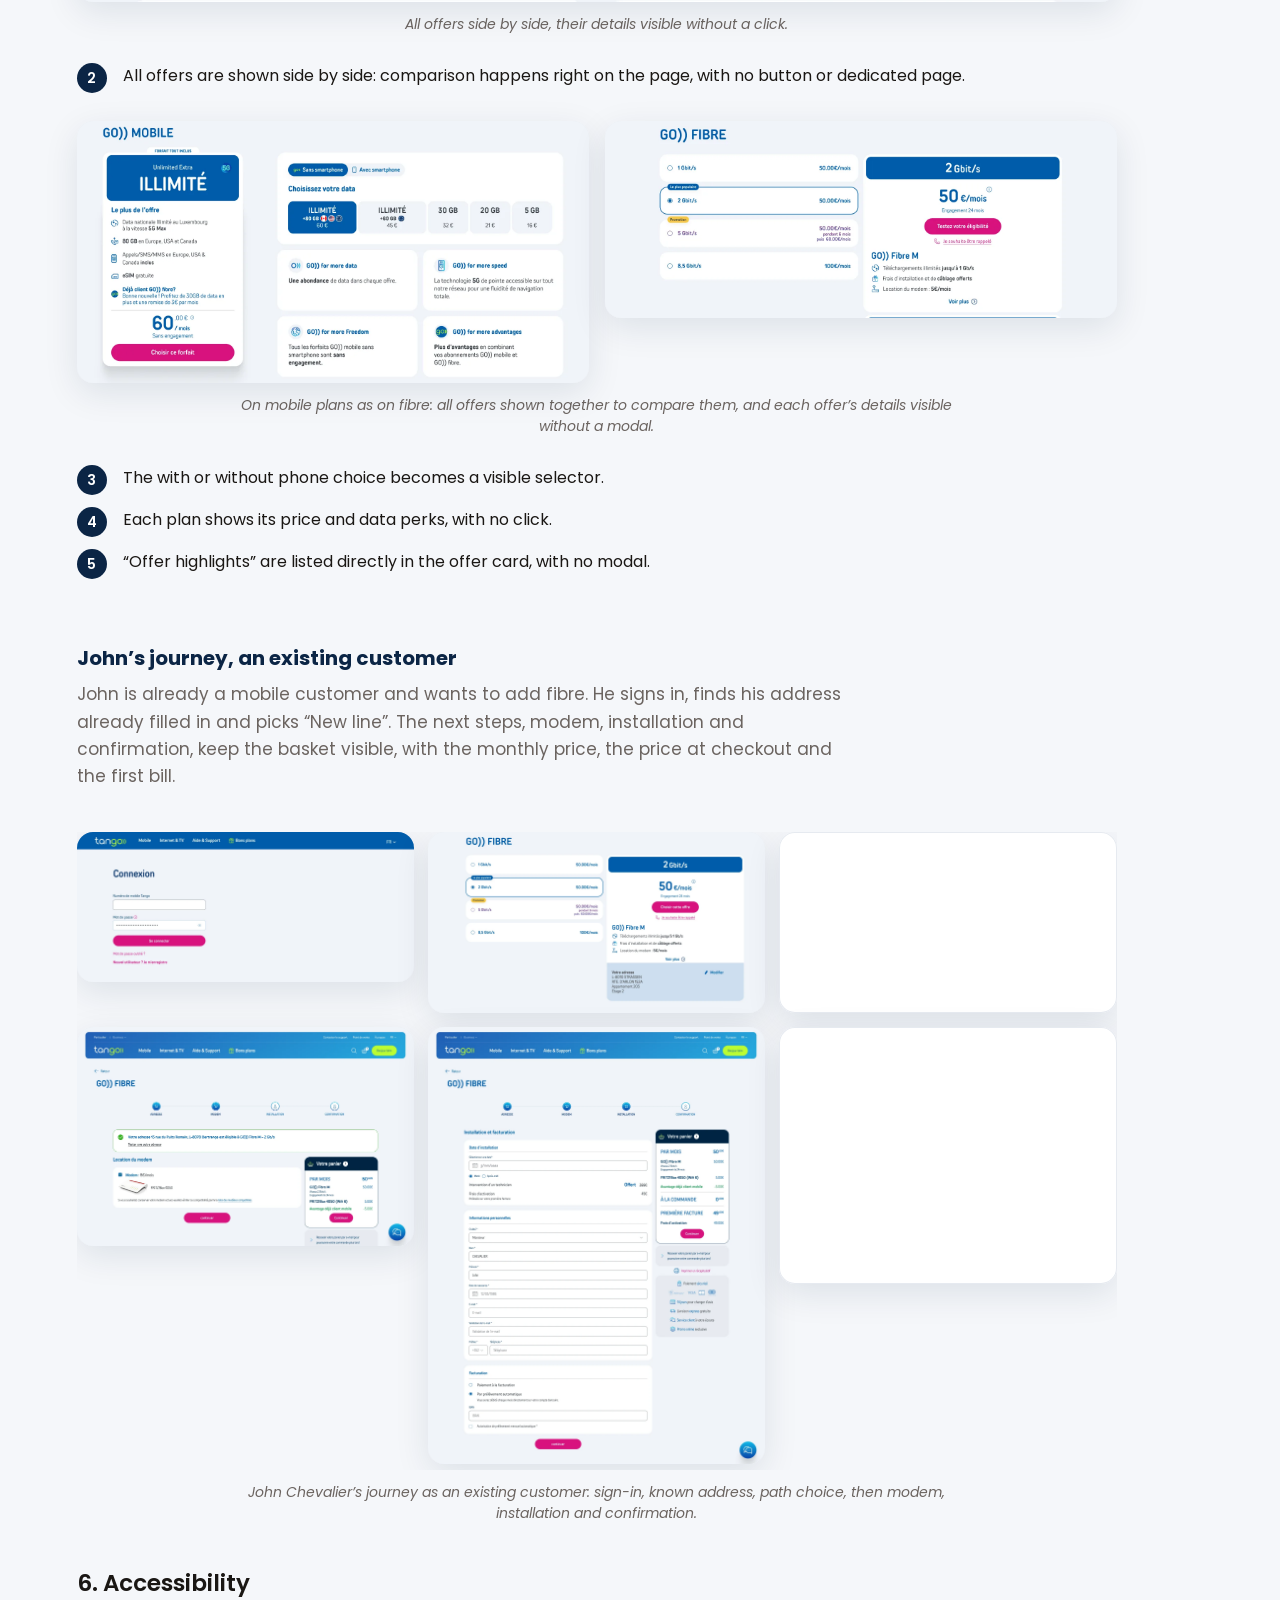
<file: tango-ecommerce-case-study.html>
<!DOCTYPE html>
<html lang="fr">
<head>
    <!-- Google tag (gtag.js) -->
    <script async src="https://www.googletagmanager.com/gtag/js?id=G-67D06JS6R4"></script>
    <script>
    window.dataLayer = window.dataLayer || [];
    function gtag(){dataLayer.push(arguments);}
    gtag('js', new Date());
    gtag('config', 'G-67D06JS6R4');
    </script>
    <!-- Google Tag Manager -->
    <script>(function(w,d,s,l,i){w[l]=w[l]||[];w[l].push({'gtm.start':
    new Date().getTime(),event:'gtm.js'});var f=d.getElementsByTagName(s)[0],
    j=d.createElement(s),dl=l!='dataLayer'?'&l='+l:'';j.async=true;j.src=
    'https://www.googletagmanager.com/gtm.js?id='+i+dl;f.parentNode.insertBefore(j,f);
    })(window,document,'script','dataLayer','GTM-PRKVLWBW');</script>
    <!-- End Google Tag Manager -->
    <!-- Microsoft Clarity -->
    <script type="text/javascript">
    (function(c,l,a,r,i,t,y){
        c[a]=c[a]||function(){(c[a].q=c[a].q||[]).push(arguments)};
        t=l.createElement(r);t.async=1;t.src="https://www.clarity.ms/tag/"+i;
        y=l.getElementsByTagName(r)[0];y.parentNode.insertBefore(t,y);
    })(window, document, "clarity", "script", "vjhao9vgsp");
    </script>
    <!-- End Microsoft Clarity -->

    <meta charset="UTF-8">
    <meta name="viewport" content="width=device-width, initial-scale=1.0">

    <title>Tango — E-commerce : offres mobile et fibre | Jacob Houmadi</title>
    <meta name="description" content="Étude de cas — Tango. Rendre les offres comparables d’un coup d’œil sur tango.lu, du forfait mobile à la fibre : audit Contentsquare, persona, user stories, user flow et refonte de la page offre.">
    <meta name="author" content="Jacob Houmadi">
    <meta name="robots" content="noindex, nofollow">

    <!-- Favicon -->
    <link rel="icon" type="image/png" sizes="32x32" href="favicon-32x32.png">
    <link rel="icon" type="image/png" sizes="16x16" href="favicon-16x16.png">
    <link rel="apple-touch-icon" sizes="180x180" href="/apple-touch-icon.png">

    <!-- Preconnect -->
    <link rel="preconnect" href="https://fonts.googleapis.com">
    <link rel="preconnect" href="https://fonts.gstatic.com" crossorigin>

    <!-- Fonts -->
    <link href="https://fonts.googleapis.com/css2?family=Bricolage+Grotesque:opsz,wght@12..96,200..800&family=Montserrat:ital,wght@0,100..900;1,100..900&family=Poppins:wght@300;400;500;600;700;800&display=swap" rel="stylesheet">

    <!-- Stylesheets -->
    <link rel="stylesheet" href="styles.css">
    <link rel="stylesheet" href="cookie-consent.css">
    <link rel="stylesheet" href="nav-mobile.css">
    <link rel="stylesheet" href="case-study.css">
    <link rel="stylesheet" href="venue-case-study.css">
    <link rel="stylesheet" href="tango-v2.css">
    <link rel="stylesheet" href="tango-v3.css">
    <link rel="stylesheet" href="tango-funnel.css">
    <link rel="stylesheet" href="tango-hands.css?v=20261115-1500">

    <script src="translations.js" defer></script>
    <script src="contact.js" defer></script>
</head>
<body>
<!-- Google Tag Manager (noscript) -->
<noscript><iframe src="https://www.googletagmanager.com/ns.html?id=GTM-PRKVLWBW"
height="0" width="0" style="display:none;visibility:hidden"></iframe></noscript>

<!-- Cookie Consent Banner -->
<div id="cookieConsent" class="cookie-consent" style="display: none;">
    <div class="cookie-content">
        <div class="cookie-text">
            <h3 data-i18n="cookie.01">🍪 Cookies et confidentialité</h3>
            <p data-i18n-html="cookie.02">Ce site utilise des cookies essentiels pour son fonctionnement (formulaire de contact via EmailJS). Aucun cookie publicitaire ou de tracking. <a href="politique-confidentialite.html">En savoir plus</a></p>
        </div>
        <div class="cookie-buttons">
            <button onclick="acceptCookies()" class="cookie-accept" data-i18n="cookie.accept">Accepter</button>
            <button onclick="refuseCookies()" class="cookie-refuse" data-i18n="cookie.refuse">Refuser</button>
        </div>
    </div>
</div>

<!-- HEADER -->
<header>
    <button class="logo" onclick="window.location.href='index.html'" aria-label="Jacob Houmadi — Accueil">Jacob<span aria-hidden="true">.</span></button>
    <nav class="desktop-nav">
        <ul>
            <li><a href="index.html#travaux" data-i18n="nav.casestudies">Travaux</a></li>
                <li><a href="index.html#a-propos" data-i18n="nav.about">À propos</a></li>
                <li><a href="index.html#temoignages" data-i18n="nav.testimonials">Témoignages</a></li>
            <li>
                <label for="lang-select" class="sr-only">Langue / Language</label>
                <select class="lang-select" onchange="switchLanguage(this.value)" aria-label="Sélectionner la langue">
                    <option value="fr">FR</option>
                    <option value="en">EN</option>
                </select>
            </li>
            <li><a href="https://www.linkedin.com/in/jacob-houmadi" target="_blank" rel="noopener" class="nav-linkedin" aria-label="LinkedIn (nouvel onglet)"><svg width="18" height="18" fill="currentColor" viewBox="0 0 24 24" aria-hidden="true"><path d="M19 3a2 2 0 0 1 2 2v14a2 2 0 0 1-2 2H5a2 2 0 0 1-2-2V5a2 2 0 0 1 2-2h14m-.5 15.5v-5.3a3.26 3.26 0 0 0-3.26-3.26c-.85 0-1.84.52-2.32 1.3v-1.11h-2.79v8.37h2.79v-4.93c0-.77.62-1.4 1.39-1.4a1.4 1.4 0 0 1 1.4 1.4v4.93h2.79M6.88 8.56a1.68 1.68 0 0 0 1.68-1.68c0-.93-.75-1.69-1.68-1.69a1.69 1.69 0 0 0-1.69 1.69c0 .93.76 1.68 1.69 1.68m1.39 9.94v-8.37H5.5v8.37h2.77z"/></svg></a></li>
                <li><a href="mailto:jacob.radonirina@gmail.com" class="nav-cta-btn" onclick="copyEmail(); return false;" data-i18n="nav.discovery">Contactez-moi</a></li>
        </ul>
    </nav>
    <button class="mobile-menu-toggle" onclick="toggleMobileMenu()" aria-label="Menu">
        <span></span><span></span><span></span>
    </button>
</header>

<!-- Menu Mobile Overlay -->
<div class="mobile-menu-overlay" id="mobileMenuOverlay" onclick="closeMobileMenu()"></div>

<!-- Menu Mobile -->
<nav class="mobile-nav" id="mobileNav" aria-label="Navigation mobile">
    <div class="mobile-nav-header">
        <button class="logo-mobile"><img src="Logo-jacob.png" alt="logo"></button>
        <button class="mobile-menu-close" onclick="closeMobileMenu()" aria-label="Fermer le menu">
            <svg width="24" height="24" viewBox="0 0 24 24" fill="none" stroke="currentColor" stroke-width="2">
                <line x1="18" y1="6" x2="6" y2="18"></line>
                <line x1="6" y1="6" x2="18" y2="18"></line>
            </svg>
        </button>
    </div>
    <ul class="mobile-nav-links">
        <li><a href="index.html#travaux" data-i18n="nav.casestudies">Travaux</a></li>
                <li><a href="index.html#a-propos" data-i18n="nav.about">À propos</a></li>
                <li><a href="index.html#temoignages" data-i18n="nav.testimonials">Témoignages</a></li>
                <li><a href="https://www.linkedin.com/in/jacob-houmadi" target="_blank" rel="noopener" class="nav-linkedin nav-linkedin--mobile"><svg width="18" height="18" fill="currentColor" viewBox="0 0 24 24" aria-hidden="true"><path d="M19 3a2 2 0 0 1 2 2v14a2 2 0 0 1-2 2H5a2 2 0 0 1-2-2V5a2 2 0 0 1 2-2h14m-.5 15.5v-5.3a3.26 3.26 0 0 0-3.26-3.26c-.85 0-1.84.52-2.32 1.3v-1.11h-2.79v8.37h2.79v-4.93c0-.77.62-1.4 1.39-1.4a1.4 1.4 0 0 1 1.4 1.4v4.93h2.79M6.88 8.56a1.68 1.68 0 0 0 1.68-1.68c0-.93-.75-1.69-1.68-1.69a1.69 1.69 0 0 0-1.69 1.69c0 .93.76 1.68 1.69 1.68m1.39 9.94v-8.37H5.5v8.37h2.77z"/></svg><span>LinkedIn</span></a></li>
        <li>
            <div class="mobile-lang-switcher" role="group" aria-label="Langue / Language">
                <button class="lang-btn active" data-lang="fr" onclick="setLang('fr')" aria-pressed="true" aria-label="Français">FR</button>
                <button class="lang-btn" data-lang="en" onclick="setLang('en')" aria-pressed="false" aria-label="English">EN</button>
            </div>
        </li>
    </ul>
    <div class="mobile-nav-footer">
        <p data-i18n="mobilenav.p">Transformons votre projet ensemble</p>
        <button onclick="copyEmail(); closeMobileMenu();" class="mobile-cta" data-i18n="mobilenav.cta">Contactez-moi</button>
    </div>
    <div>
        <ul class="footer-nav-legals">
            <li><a href="mentions-legales.html" data-i18n="footer.legal1">Mentions légales</a></li>
            <li><a href="politique-confidentialite.html" data-i18n="footer.legal2">Politiques de confidentialités</a></li>
        </ul>
    </div>
</nav>

<!-- ── CASE STUDY CONTENT ──────────────────────────────── -->
<main class="vcs vcs--tango pv v3 tfu" id="main">
<section class="c-hero" id="top">
<a class="back" href="index.html#travaux" data-i18n="cs.tango.back">← Travaux</a>
<img class="c-logo c-logo--tango" src="logos/logo-tango-normal.svg" alt="Tango" width="140" height="48">
<span class="eyebrow" data-i18n-html="tfu.000">Étude de cas · E-commerce · Télécom</span>
<h1 data-i18n-html="tfu.001">Rendre les offres comparables d’un coup d’œil, du forfait mobile à la fibre.</h1>
<p class="lead" data-i18n-html="tfu.002">Sur tango.lu, les clients ne comprenaient pas les offres au moment de choisir. J’ai audité le parcours d’achat global, puis retravaillé le modèle de page commun aux forfaits mobiles et à la fibre.</p>
<dl class="meta">
<div><dt data-i18n-html="tfu.003">Mon rôle</dt><dd data-i18n-html="tfu.004">Product Designer · Recherche UX, UX/UI, passation</dd></div>
<div><dt data-i18n-html="tfu.005">Produit</dt><dd data-i18n-html="tfu.006">tango.lu · Offres mobile et fibre</dd></div>
<div><dt data-i18n-html="tfu.007">Méthodes</dt><dd data-i18n-html="tfu.008">Audit Contentsquare, persona, user stories, user flow</dd></div>
<div><dt data-i18n-html="tfu.009">Période</dt><dd data-i18n-html="tfu.010">18 mois</dd></div>
</dl>
<figure class="tfu-hero tango-hands"><img src="Tango/funnel/hero-laptop.webp" width="2396" height="1448" alt="Page GO)) mobile après refonte, sur un ordinateur portable" data-alt-fr="Page GO)) mobile après refonte, sur un ordinateur portable" data-alt-en="GO)) mobile page after the redesign, on a laptop" decoding="async"><svg class="tfu-hands" viewBox="0 0 735 386" fill="none" xmlns="http://www.w3.org/2000/svg" aria-hidden="true" focusable="false">
<g>
<g class="hand hand-l">
<path pathLength="1" d="M143.237 264.471L40.4105 375.3" stroke="url(#paint4_linear_310_43877)" stroke-opacity="0.46" stroke-width="5.20136" stroke-linecap="round"/>
<g>
<path pathLength="1" d="M262.783 270.571L141.56 382.764L36.4304 375.926L3.52539 338.749L75.1377 258.095L93.7389 202.195" stroke="#C7DBFF" stroke-width="5.0013" stroke-miterlimit="1.5" stroke-linecap="round" stroke-linejoin="round"/>
</g>
<g>
<path pathLength="1" d="M202.117 234.967L163.788 281.733L118.786 328.66L57.5129 322.274L2.75098 338.528" stroke="#C7DBFF" stroke-width="5.50143" stroke-miterlimit="1.5" stroke-linecap="round" stroke-linejoin="round"/>
</g>
<g>
<path pathLength="1" d="M140.363 379.923L120.31 330.004" stroke="#C7DBFF" stroke-width="6.5017" stroke-miterlimit="1.5" stroke-linecap="round" stroke-linejoin="round"/>
</g>
<g class="palm">
<g class="f" style="--d:0s;--t:1.1s">
<path fill-rule="evenodd" clip-rule="evenodd" d="M166.425 137.638L186.273 83.8321L214.74 47.2819L229.302 28.6282L218.901 9.76982L183.134 31.679L135.164 75.0171L111.44 119.258L166.425 137.638Z" fill="url(#paint0_linear_310_43877)"/>
</g>
<g class="f" style="--d:.45s;--t:1.3s">
<path fill-rule="evenodd" clip-rule="evenodd" d="M185.5 164.455L192.752 78.7732L228.044 54.0936L292.953 36.797L292.456 14.0594L209.329 22.1454L151.365 71.1856L148.627 169.964L185.5 164.455Z" fill="url(#paint1_linear_310_43877)"/>
</g>
<g class="f" style="--d:.2s;--t:.95s">
<path fill-rule="evenodd" clip-rule="evenodd" d="M201.9 156.051L235.164 76.7567L293.398 67.1617L344.497 91.2452L360.442 68.6947L268.36 27.9764L189.899 51.4395L165.121 149.947L201.9 156.051Z" fill="url(#paint2_linear_310_43877)"/>
</g>
<g class="f" style="--d:.7s;--t:1.2s">
<path fill-rule="evenodd" clip-rule="evenodd" d="M258.475 132.944L292.517 89.2611L335.222 60.8844L394.78 47.3807L389.81 19.243L327.256 29.1414L263.281 53.1965L208.607 117.59L258.475 132.944Z" fill="url(#paint3_linear_310_43877)"/>
</g>
<path fill-rule="evenodd" clip-rule="evenodd" d="M77.3467 253.471L175.876 276.6L271.779 209.396L254.401 175.941L263.255 128.703L209.035 92.0117L111.44 115.706L97.0505 182.885L77.3467 253.471Z" fill="url(#paint5_linear_310_43877)"/>
<g>
<path fill-rule="evenodd" clip-rule="evenodd" d="M230.804 185.966L271.78 187.025L337.091 137.377L376.277 142.192L318.936 228.51L264.369 271.053L174.563 276.601L196.224 242.382L230.804 185.966Z" fill="url(#paint6_linear_310_43877)"/>
</g>
</g>
</g>
<g class="hand hand-r">
<path pathLength="1" d="M516.135 234.062L434.113 369.298" stroke="url(#paint10_linear_310_43877)" stroke-opacity="0.46" stroke-width="5.20136" stroke-linecap="round"/>
<g>
<path pathLength="1" d="M405.572 317.963L450.139 234.965L463.008 198.223" stroke="#C7DBFF" stroke-width="5.0013" stroke-miterlimit="1.5" stroke-linecap="round" stroke-linejoin="round"/>
</g>
<g>
<path pathLength="1" d="M646.964 247.121L546.459 360.241L503.341 369.425L434.862 368.749L405.572 317.963" stroke="#C7DBFF" stroke-width="5.0013" stroke-miterlimit="1.5" stroke-linecap="round" stroke-linejoin="round"/>
</g>
<g>
<path pathLength="1" d="M405.573 318.725L478.345 307.881L535.488 328.794L547.358 359.447" stroke="#C7DBFF" stroke-width="5.0013" stroke-miterlimit="1.5" stroke-linecap="round" stroke-linejoin="round"/>
</g>
<g>
<path pathLength="1" d="M593.353 234.215L536.698 326.029" stroke="#C7DBFF" stroke-width="5.0013" stroke-miterlimit="1.5" stroke-linecap="round" stroke-linejoin="round"/>
</g>
<g class="palm">
<g class="f" style="--d:.3s;--t:1.15s">
<path fill-rule="evenodd" clip-rule="evenodd" d="M567.241 114.655L605.566 77.5389L638.384 59.5801L667.914 74.4014L652.042 94.4093L638.491 100.338L605.98 144.611L575.372 138.178L567.241 114.655Z" fill="url(#paint7_linear_310_43877)"/>
</g>
<g class="f" style="--d:.05s;--t:1.25s">
<path fill-rule="evenodd" clip-rule="evenodd" d="M497.8 133.628L548.217 61.4406L578.673 50.6406L612.431 68.4415L600.657 83.2831L585.169 87.6958L575.51 110.16L534.329 138.179L497.8 133.628Z" fill="url(#paint8_linear_310_43877)"/>
</g>
<g class="f" style="--d:.6s;--t:1s">
<path fill-rule="evenodd" clip-rule="evenodd" d="M617.578 134.215L655.911 89.3005L674.683 59.5801H699.141L705.081 77.5389L685.106 107.091L663.177 158.228L628.419 157.652L617.578 134.215Z" fill="url(#paint9_linear_310_43877)"/>
</g>
<g class="f" style="--d:.15s;--t:1.35s">
<path fill-rule="evenodd" clip-rule="evenodd" d="M637.216 169.902L694.899 105.469L715.196 73.3867L733.56 77.195L732.69 100.083L719.016 128.759L704.251 159.5L675.751 195.5L637.216 169.902Z" fill="url(#paint11_linear_310_43877)"/>
</g>
<g>
<path fill-rule="evenodd" clip-rule="evenodd" d="M520.229 102.042L562.243 100.26L575.798 106.134L630.451 110.159L705.081 158.228L661.329 228.46L592.3 319.376L446.134 248.072L480.604 142.825L520.229 102.042Z" fill="url(#paint12_linear_310_43877)"/>
</g>
</g>
</g>
</g>
<defs>
<linearGradient id="paint0_linear_310_43877" x1="157.566" y1="91.7468" x2="243.406" y2="29.8476" gradientUnits="userSpaceOnUse"><stop stop-color="#0F6FFF"/><stop offset="1" stop-color="white"/></linearGradient>
<linearGradient id="paint1_linear_310_43877" x1="157.284" y1="148.364" x2="244.999" y2="36.3798" gradientUnits="userSpaceOnUse"><stop stop-color="#0F6FFF"/><stop offset="1" stop-color="#A7CAFF"/></linearGradient>
<linearGradient id="paint2_linear_310_43877" x1="225.144" y1="80.0778" x2="339.406" y2="69.2725" gradientUnits="userSpaceOnUse"><stop stop-color="#227AFE"/><stop offset="1" stop-color="white"/></linearGradient>
<linearGradient id="paint3_linear_310_43877" x1="267.893" y1="83.0871" x2="374.795" y2="30.7775" gradientUnits="userSpaceOnUse"><stop stop-color="#0F6FFF"/><stop offset="1" stop-color="white"/></linearGradient>
<linearGradient id="paint4_linear_310_43877" x1="143.604" y1="264.811" x2="15.4291" y2="402.96" gradientUnits="userSpaceOnUse"><stop stop-color="#0B2B66" stop-opacity=".85"/><stop offset="1" stop-color="#0B2B66" stop-opacity="0"/></linearGradient>
<linearGradient id="paint5_linear_310_43877" x1="177.793" y1="112.865" x2="140.44" y2="226.479" gradientUnits="userSpaceOnUse"><stop stop-color="#0F6FFF"/><stop offset="1" stop-color="#F4F4F4"/></linearGradient>
<linearGradient id="paint6_linear_310_43877" x1="310.895" y1="142.192" x2="275.42" y2="262.502" gradientUnits="userSpaceOnUse"><stop stop-color="#0F6FFF"/><stop offset="1" stop-color="white"/></linearGradient>
<linearGradient id="paint7_linear_310_43877" x1="655.853" y1="50.5764" x2="631.501" y2="110.159" gradientUnits="userSpaceOnUse"><stop stop-color="#EBEBEB"/><stop offset="1" stop-color="#0F6FFF"/></linearGradient>
<linearGradient id="paint8_linear_310_43877" x1="536.22" y1="124.053" x2="585.788" y2="43.5025" gradientUnits="userSpaceOnUse"><stop stop-color="#0F6FFF"/><stop offset="1" stop-color="white"/></linearGradient>
<linearGradient id="paint9_linear_310_43877" x1="769.459" y1="43.5019" x2="769.459" y2="43.5019" gradientUnits="userSpaceOnUse"><stop stop-color="#EBEBEB"/><stop offset="1" stop-color="#0F6FFF"/></linearGradient>
<linearGradient id="paint10_linear_310_43877" x1="516.562" y1="234.322" x2="414.322" y2="402.894" gradientUnits="userSpaceOnUse"><stop stop-color="#0B2B66" stop-opacity=".85"/><stop offset="1" stop-color="#0B2B66" stop-opacity="0"/></linearGradient>
<linearGradient id="paint11_linear_310_43877" x1="728.344" y1="74.467" x2="705.045" y2="114.892" gradientUnits="userSpaceOnUse"><stop stop-color="#EBEBEB"/><stop offset="1" stop-color="#0F6FFF"/></linearGradient>
<linearGradient id="paint12_linear_310_43877" x1="571.48" y1="125.986" x2="529.74" y2="291.557" gradientUnits="userSpaceOnUse"><stop stop-color="#0F6FFF"/><stop offset="0.59" stop-color="white"/><stop offset="1" stop-color="white" stop-opacity="0"/></linearGradient>
</defs>
</svg>
</figure>
<p class="c-nda rv"><span aria-hidden="true">🔒</span> <span data-i18n-html="tfu.011">Projet réalisé en poste chez Tango, sous clause de confidentialité. Les captures sont anonymisées et aucune donnée chiffrée interne n’est communiquée.</span></p>
</section>
<section class="c-sec"><div class="c-grid2"><div class="rv"><span class="eyebrow" data-i18n-html="tfu.012">En bref</span><h2 data-i18n-html="tfu.013">Des offres mal comprises au moment de choisir.</h2></div><div class="rv">
<p class="big" data-i18n-html="tfu.014">Sur tango.lu, la page offre est l’endroit où le client décide. C’est aussi là que se concentraient les remontées clients : prix affichés offre par offre, avantages cachés dans une modale, et un lien de comparaison qui faisait quitter la page.</p>
<p data-i18n-html="tfu.015">Cette page ouvre aussi un parcours plus large : souscrire à la fibre, l’ajouter à un forfait mobile, déménager ou revenir chez Tango. L’enjeu : que chacun compare et choisisse <em>sans quitter la page</em>, et qu’un client déjà connu soit reconnu.</p>
</div></div></section>
<section class="c-sec alt"><div class="rv"><span class="eyebrow" data-i18n-html="tfu.016">01 · Enjeux et objectifs</span><h2 data-i18n-html="tfu.017">Quatre objectifs, business et UX.</h2></div>
<div class="c-grid2"><div class="rv"><p data-i18n-html="tfu.018">Quatre objectifs ont cadré le projet :</p><ul class="tfu-list"><li data-i18n-html="tfu.019"><b>Simplifier la compréhension de l’offre :</b> rendre chaque offre lisible d’un coup d’œil, pour le client en ligne comme pour le conseiller qui l’explique en boutique.</li><li data-i18n-html="tfu.020"><b>Augmenter le taux de conversion :</b> faire passer plus de visiteurs du choix de l’offre à la commande.</li><li data-i18n-html="tfu.021"><b>Rendre le parcours clair :</b> un chemin simple et intuitif de l’offre à la commande, pour les clients à l’aise avec le digital comme pour les autres.</li><li data-i18n-html="tfu.022"><b>Réduire les abandons :</b> limiter les sorties entre la page offre et le panier.</li></ul><p class="c-note tfu-cs-note" data-i18n-html="tfu.023">L’enquête Contentsquare a servi de point de départ au diagnostic : elle montre, du point de vue des visiteurs eux-mêmes, pourquoi un achat s’interrompt, et a orienté l’audit vers les moments où le client compare et choisit son offre.</p></div>
<figure class="tfu-chart rv"><h3 data-i18n-html="tfu.024">Raisons d’abandon pendant l’achat</h3><p class="tfu-chart-q" data-i18n-html="tfu.025">Avez-vous abandonné des achats en ligne au cours du processus de paiement au cours des 3 derniers mois ? Si oui, pour quelles raisons ?</p><div class="tfu-bars"><div class="tfu-bar"><span class="tfu-blur" aria-hidden="true">Raisons d’abandon pendant l’achat</span><i style="--w:100.0%"></i></div><div class="tfu-bar"><span class="tfu-blur" aria-hidden="true">Abandon pendant l’achat</span><i style="--w:65.6%"></i></div><div class="tfu-bar"><span class="tfu-blur" aria-hidden="true">Raisons d’abandon</span><i style="--w:45.2%"></i></div><div class="tfu-bar"><span class="tfu-blur" aria-hidden="true">Abandon pendant l’achat</span><i style="--w:39.2%"></i></div><div class="tfu-bar"><span class="tfu-blur" aria-hidden="true">Abandon pendant l’achat</span><i style="--w:25.8%"></i></div><div class="tfu-bar"><span class="tfu-blur" aria-hidden="true">Abandon pendant l’achat</span><i style="--w:11.6%"></i></div><div class="tfu-bar"><span class="tfu-blur" aria-hidden="true">Raisons pendant l’achat</span><i style="--w:8.1%"></i></div></div><figcaption data-i18n-html="tfu.026">Source : enquête Contentsquare (Voice of Customer) auprès des visiteurs de tango.lu. Libellés floutés, données confidentielles.</figcaption></figure></div></section>
<section class="c-sec"><div class="rv"><span class="eyebrow" data-i18n-html="tfu.027">02 · Méthodologie et approche</span><h2 data-i18n-html="tfu.028">Comprendre les parcours avant de redessiner la page.</h2></div>
<div class="c-grid2"><div class="rv"><p data-i18n-html="tfu.029">J’ai conçu cette refonte de bout en bout, de la recherche à la passation, au sein d’une squad produit interne.</p><ul class="tfu-list"><li data-i18n-html="tfu.030"><b>Recherche utilisateur :</b> définition des personas et des user stories, audit de l’existant avec Contentsquare, analyse des remontées clients.</li><li data-i18n-html="tfu.031"><b>Idéation et prototypage :</b> cycles de design itératifs, wireframes et prototypes interactifs pour répondre aux frictions identifiées.</li><li data-i18n-html="tfu.032"><b>Validation :</b> prototypes présentés en ateliers hebdomadaires, retours qualitatifs des équipes en contact avec les clients intégrés à chaque itération.</li><li data-i18n-html="tfu.033"><b>Collaboration transverse :</b> travail quotidien avec les équipes produit, techniques et métier.</li><li data-i18n-html="tfu.034"><b>Sprints agiles :</b> design et développement organisés en sprints, pour des livrables réguliers et une amélioration continue.</li></ul></div><div class="rv tfu-side">
<div class="tfu-team"><span class="eyebrow" data-i18n-html="tfu.035">Équipes impliquées</span><ul class="tfu-chips"><li data-i18n-html="tfu.036">Product Manager</li><li data-i18n-html="tfu.037">Lead développeur</li><li data-i18n-html="tfu.038">Développeurs web et app</li><li data-i18n-html="tfu.039">Agences externes</li><li data-i18n-html="tfu.040">Customer experience</li><li data-i18n-html="tfu.041">Support client et boutiques</li><li data-i18n-html="tfu.042">Communication</li></ul></div>
<p class="tfu-callout" data-i18n-html="tfu.043"><b>Contrainte de départ :</b> les avantages associés aux offres étaient fixés par les équipes Customer experience et Produit. Le design a donc porté sur leur présentation.</p>
</div></div></section>
<section class="c-sec alt"><div class="rv"><span class="eyebrow" data-i18n-html="tfu.044">03 · Recherche UX</span><h2 data-i18n-html="tfu.045">Deux groupes d’utilisateurs, un persona principal, quatre cas d’usage.</h2></div>
<p class="c-note rv" data-i18n-html="tfu.046">La page offre sert deux groupes d’utilisateurs principaux :</p>
<div class="tfu-groups rv"><article><span class="pill pill--tag" data-i18n-html="tfu.047">Groupe 1</span><h4 data-i18n-html="tfu.048">Les clients</h4><p data-i18n-html="tfu.049">Ils comparent les offres et commandent en ligne, sur tango.lu ou depuis l’app MyTango. Le persona John Chevalier les représente.</p><p data-i18n-html="tfu.050"><b>Besoin clé :</b> comparer les offres et commander seul, en étant reconnu comme client.</p></article><article><span class="pill pill--tag" data-i18n-html="tfu.051">Groupe 2</span><h4 data-i18n-html="tfu.052">Les conseillers en boutique</h4><p data-i18n-html="tfu.053">Ils expliquent les offres aux clients en magasin, page offre à l’appui. Une offre difficile à lire devient une offre difficile à expliquer. Les bureaux de Tango partageaient le même bâtiment qu’une boutique, ce qui rendait la recherche UX auprès des conseillers particulièrement accessible.</p><p data-i18n-html="tfu.054"><b>Besoin clé :</b> envoyer le récapitulatif de la commande par e-mail au client, pour qu’il la reprenne chez lui sans se connecter à son compte en boutique.</p></article></div>
<p class="c-note rv" data-i18n-html="tfu.055">J’ai affiné le persona existant de l’équipe, John Chevalier, à partir des remontées clients et des ateliers. Il porte le parcours principal : les conseillers s’appuient sur la même page, donc une page lisible pour John l’est aussi pour eux. Quatre cas d’usage décrivent ensuite les situations dans lesquelles un client arrive sur la page.</p>
<article class="tfu-persona rv"><div class="tfu-persona-id"><img src="Tango/persona-alain.webp" width="96" height="96" alt="Persona John Chevalier" data-alt-fr="Persona John Chevalier" data-alt-en="Persona John Chevalier" loading="lazy" decoding="async"><span class="eyebrow" data-i18n-html="tfu.056">Persona principal</span><h3>John Chevalier</h3><p data-i18n-html="tfu.057">Titulaire du compte · client mobile Tango</p></div><dl><div><dt data-i18n-html="tfu.058">Contexte</dt><dd data-i18n-html="tfu.059">Gère sa ligne et celle de sa fille Emily depuis l’app MyTango. Envisage d’ajouter la fibre à la maison.</dd></div><div><dt data-i18n-html="tfu.060">Objectifs</dt><dd><ul class="tfu-dots"><li data-i18n-html="tfu.061">Comparer les offres et ce qu’elles incluent avant d’acheter</li><li data-i18n-html="tfu.062">Profiter de son avantage déjà client mobile</li><li data-i18n-html="tfu.063">Tout faire en ligne, sans appeler le support</li></ul></dd></div><div><dt data-i18n-html="tfu.064">Frustrations</dt><dd><ul class="tfu-dots"><li data-i18n-html="tfu.065">Les prix s’affichent offre par offre</li><li data-i18n-html="tfu.066">Les avantages sont cachés dans une modale</li><li data-i18n-html="tfu.067">Il se reconnecte et ressaisit ses informations</li></ul></dd></div><div><dt data-i18n-html="tfu.068">Usages digitaux</dt><dd data-i18n-html="tfu.069">À l’aise sur mobile, passe de l’app au site selon la tâche.</dd></div></dl></article>
<p class="tfu-small" data-i18n-html="tfu.070">Persona illustratif : photo de banque d’images, prénom fictif.</p>
<div class="rv"><h3 class="tfu-h3" data-i18n-html="tfu.071">Quatre cas d’usage</h3><p class="c-note" data-i18n-html="tfu.072">John correspond au cas d’usage 2. Les trois autres partagent ses objectifs, avec un point d’entrée différent.</p></div><div class="tfu-cases">
<article class="tfu-case rv"><div class="tfu-case-top"><span class="eyebrow" data-i18n-html="tfu.073">Cas d’usage 1</span></div><h4 data-i18n-html="tfu.074">Nouveau client fibre</h4><p data-i18n-html="tfu.075"><b>Objectif :</b> savoir si son adresse est éligible et choisir son débit.</p><p data-i18n-html="tfu.076"><b>Ce qui bloque :</b> les débits et leurs prix se comparent difficilement.</p></article>
<article class="tfu-case is-john rv"><div class="tfu-case-top"><span class="eyebrow" data-i18n-html="tfu.077">Cas d’usage 2</span><span class="tfu-john"><img src="Tango/persona-alain.webp" width="22" height="22" alt="">John Chevalier</span></div><h4 data-i18n-html="tfu.078">Client mobile Tango, nouveau sur la fibre</h4><p data-i18n-html="tfu.079"><b>Objectif :</b> ajouter la fibre à son forfait et profiter de son avantage déjà client mobile.</p><p data-i18n-html="tfu.080"><b>Ce qui bloque :</b> il refait le parcours comme un nouveau visiteur.</p></article>
<article class="tfu-case rv"><div class="tfu-case-top"><span class="eyebrow" data-i18n-html="tfu.081">Cas d’usage 3</span></div><h4 data-i18n-html="tfu.082">Client fibre qui déménage</h4><p data-i18n-html="tfu.083"><b>Objectif :</b> transférer sa ligne à sa nouvelle adresse, sans résilier.</p><p data-i18n-html="tfu.084"><b>Ce qui bloque :</b> le parcours est conçu pour une nouvelle souscription.</p></article>
<article class="tfu-case rv"><div class="tfu-case-top"><span class="eyebrow" data-i18n-html="tfu.085">Cas d’usage 4</span></div><h4 data-i18n-html="tfu.086">Ancien client qui revient</h4><p data-i18n-html="tfu.087"><b>Objectif :</b> réactiver ses services rapidement.</p><p data-i18n-html="tfu.088"><b>Ce qui bloque :</b> il repart de zéro et ressaisit toutes ses informations.</p></article>
</div>
<div class="rv"><h3 class="tfu-h3" data-i18n-html="tfu.089">User stories</h3><p class="c-note" data-i18n-html="tfu.090">Chaque cas d’usage devient une user story, de la première visite à la validation. Ces stories servent de fil rouge aux esquisses présentées plus bas.</p></div>
<div class="tfu-stories"><article class="rv"><span class="eyebrow" data-i18n-html="tfu.091">User story 1 · Nouveau client fibre</span><p data-i18n-html="tfu.092">En tant que nouveau client, je veux vérifier l’éligibilité de mon adresse et comparer les débits, afin de commander la fibre sans appeler le service client.</p></article><article class="rv"><span class="eyebrow" data-i18n-html="tfu.093">User story 2 · Client mobile, nouveau sur la fibre</span><p data-i18n-html="tfu.094">En tant que client mobile Tango, je veux ajouter la fibre en étant reconnu, afin de profiter de mon avantage déjà client mobile sans ressaisir mes informations.</p></article><article class="rv"><span class="eyebrow" data-i18n-html="tfu.095">User story 3 · Client fibre qui déménage</span><p data-i18n-html="tfu.096">En tant que client fibre, je veux transférer ma ligne à ma nouvelle adresse, afin de garder mon service sans refaire de souscription.</p></article><article class="rv"><span class="eyebrow" data-i18n-html="tfu.097">User story 4 · Ancien client qui revient</span><p data-i18n-html="tfu.098">En tant qu’ancien client, je veux retrouver mon compte et mes informations, afin de réactiver mes services en quelques minutes.</p></article></div>
<div class="tfu-measure rv"><h3 class="tfu-h3" data-i18n-html="tfu.099">Mesurer l’effort d’explication</h3><p data-i18n-html="tfu.100">Côté conseillers, j’ai capturé et analysé le temps et les efforts nécessaires pour expliquer une offre sur l’ancienne page : durée de l’explication, écrans parcourus, allers-retours entre les forfaits, questions posées par le client. Cette mesure de départ sert de référence pour juger la solution.</p></div>
</section>
<section class="c-sec"><div class="rv"><span class="eyebrow" data-i18n-html="tfu.101">04 · Audit d’usabilité</span><h2 data-i18n-html="tfu.102">Un modèle de page commun, les mêmes frictions sur deux produits.</h2></div>
<p class="c-note rv" data-i18n-html="tfu.103">J’ai audité le parcours d’achat de la fibre, de la page offre au panier, en croisant les données Contentsquare et les remontées clients. En le rapprochant du parcours forfait mobile, j’ai identifié la source commune des frictions : les deux produits reposent sur le même modèle de page offre. Chaque friction relevée sur la fibre se retrouvait à l’identique sur le mobile. Le problème se situait donc dans ce modèle partagé, et une seule refonte pouvait corriger les deux parcours.</p>
<div class="tfu-table rv"><table><thead><tr><th data-i18n-html="tfu.104">Friction relevée</th><th data-i18n-html="tfu.105">Offre Fibre</th><th data-i18n-html="tfu.106">Forfait mobile</th></tr></thead><tbody><tr><td data-i18n-html="tfu.107">Pas de vue d’ensemble : le prix s’affiche offre par offre</td><td><span class="tfu-ck" role="img" aria-label="Relevée" data-aria-label-fr="Relevée" data-aria-label-en="Found"></span></td><td><span class="tfu-ck" role="img" aria-label="Relevée" data-aria-label-fr="Relevée" data-aria-label-en="Found"></span></td></tr><tr><td data-i18n-html="tfu.108">Détails et avantages en modale, une offre à la fois</td><td><span class="tfu-ck" role="img" aria-label="Relevée" data-aria-label-fr="Relevée" data-aria-label-en="Found"></span></td><td><span class="tfu-ck" role="img" aria-label="Relevée" data-aria-label-fr="Relevée" data-aria-label-en="Found"></span></td></tr><tr><td data-i18n-html="tfu.109">Lien de comparaison qui fait quitter la page</td><td><span class="tfu-ck" role="img" aria-label="Relevée" data-aria-label-fr="Relevée" data-aria-label-en="Found"></span></td><td><span class="tfu-ck" role="img" aria-label="Relevée" data-aria-label-fr="Relevée" data-aria-label-en="Found"></span></td></tr><tr><td data-i18n-html="tfu.110">Choix structurant peu visible : test d’éligibilité, offre avec ou sans smartphone</td><td><span class="tfu-ck" role="img" aria-label="Relevée" data-aria-label-fr="Relevée" data-aria-label-en="Found"></span></td><td><span class="tfu-ck" role="img" aria-label="Relevée" data-aria-label-fr="Relevée" data-aria-label-en="Found"></span></td></tr><tr><td data-i18n-html="tfu.111">Arguments clés (USP) qui semblent cliquables mais ne le sont pas</td><td><span class="tfu-ck" role="img" aria-label="Relevée" data-aria-label-fr="Relevée" data-aria-label-en="Found"></span></td><td><span class="tfu-ck" role="img" aria-label="Relevée" data-aria-label-fr="Relevée" data-aria-label-en="Found"></span></td></tr><tr><td data-i18n-html="tfu.112">Client existant non reconnu : il refait le parcours</td><td><span class="tfu-ck" role="img" aria-label="Relevée" data-aria-label-fr="Relevée" data-aria-label-en="Found"></span></td><td><span class="tfu-ck" role="img" aria-label="Relevée" data-aria-label-fr="Relevée" data-aria-label-en="Found"></span></td></tr></tbody></table></div>
<p class="tfu-callout rv" data-i18n-html="tfu.113"><b>Côté boutique :</b> en observant les conseillers expliquer une offre, j’ai retrouvé les mêmes frictions, amplifiées par la vente en face à face. Ils passent par la page comparateur, ouvrent la modale de chaque offre une à une, font plusieurs allers-retours entre les offres et les modales, et doivent swiper pour afficher les autres offres. Le modèle de page freinait donc aussi la vente en boutique.</p>
<p class="c-note rv" data-i18n-html="tfu.114">Le parcours forfait mobile, détaillé ci-dessous, montre ce modèle commun et ses frictions en situation.</p>
<figure class="tfu-fig rv"><div class="tfu-shot" tabindex="0" role="button" aria-label="Agrandir" data-aria-label-fr="Agrandir le visuel" data-aria-label-en="Enlarge visual"><img src="Tango/funnel/zoning-avant.webp" width="1440" height="1034" alt="Zoning de la page Tango Smart avant refonte, avec le taux de clic par zone" data-alt-fr="Zoning de la page Tango Smart avant refonte, avec le taux de clic par zone" data-alt-en="Zoning of the Tango Smart page before the redesign, with the click rate per zone" loading="lazy" decoding="async"></div><figcaption data-i18n-html="tfu.115">Reconstitution du zoning comportemental réalisé lors de l’audit UX : les clics se concentrent sur des éléments non cliquables, sur la comparaison hors page et sur les forfaits un par un. Les données quantitatives internes ne sont pas reproduites.</figcaption></figure>
<ol class="tfu-ann rv" start="1"><li data-i18n-html="tfu.116">Les arguments clés (USP) reçoivent beaucoup de clics alors qu’ils ne sont pas cliquables.</li><li data-i18n-html="tfu.117">« Comparer l’ensemble des forfaits mobiles » reçoit beaucoup de clics, mais fait quitter la page vers une autre qui convertit mal, avec un chargement en plus.</li><li data-i18n-html="tfu.118">Le choix « Avec mobile » est peu visible.</li><li data-i18n-html="tfu.119">Il faut cliquer sur chaque forfait pour voir son prix : aucune vue d’ensemble pour comparer.</li><li data-i18n-html="tfu.120">« Les plus de l’offre » s’ouvrent dans une modale, une offre à la fois : impossible de les comparer côte à côte.</li></ol>
<figure class="tfu-fig rv"><div class="tfu-shot" tabindex="0" role="button" aria-label="Agrandir" data-aria-label-fr="Agrandir le visuel" data-aria-label-en="Enlarge visual"><img src="Tango/funnel/audit-modale-comparateur.webp" width="1800" height="823" alt="À gauche, la modale « Les plus de l’offre » ; à droite, l’ancienne page de comparaison" data-alt-fr="À gauche, la modale « Les plus de l’offre » ; à droite, l’ancienne page de comparaison" data-alt-en="Left, the “Offer highlights” modal; right, the former comparison page" loading="lazy" decoding="async"></div><figcaption data-i18n-html="tfu.121">À gauche, la modale « Les plus de l’offre ». À droite, la page vers laquelle renvoyait le lien « Comparer l’ensemble des forfaits mobiles ».</figcaption></figure>
</section>
<section class="c-sec alt"><div class="rv"><span class="eyebrow" data-i18n-html="tfu.122">05 · Le processus de design</span><h2 data-i18n-html="tfu.123">Du parcours global aux écrans.</h2></div>
<div class="rv"><h3 class="tfu-h3" data-i18n-html="tfu.124">1. Cartographier le parcours global de la fibre</h3><p class="c-note" data-i18n-html="tfu.125">Avant de dessiner, j’ai cartographié le parcours global de la fibre, de la découverte de l’offre à l’activation, en indiquant où chaque cas d’usage y entre. Les frictions de l’audit se concentraient sur les étapes de décision : comparer, tester l’éligibilité, configurer.</p></div>
<figure class="tfu-matrix rv"><div class="tfu-table"><table><thead><tr><th data-i18n-html="tfu.126">Étape</th><th>C1</th><th>C2</th><th>C3</th><th>C4</th><th data-i18n-html="tfu.127">Friction relevée</th></tr></thead><tbody><tr><th scope="row"><i>1</i><span data-i18n-html="tfu.128">Découvrir l’offre Tango Fibre</span></th><td><span class="mk mk-e"></span></td><td><span class="mk mk-e"></span></td><td><span class="mk mk-n"></span></td><td><span class="mk mk-e"></span></td><td data-i18n-html="tfu.129">USP non cliquables</td></tr><tr><th scope="row"><i>2</i><span data-i18n-html="tfu.130">Comparer débits et prix</span></th><td><span class="mk mk-s"></span></td><td><span class="mk mk-s"></span></td><td><span class="mk mk-a"></span></td><td><span class="mk mk-s"></span></td><td data-i18n-html="tfu.131">Pas de vue d’ensemble, comparaison hors page</td></tr><tr><th scope="row"><i>3</i><span data-i18n-html="tfu.132">Se connecter : « Déjà client ? »</span></th><td><span class="mk mk-n"></span></td><td><span class="mk mk-s"></span></td><td><span class="mk mk-e"></span></td><td><span class="mk mk-s"></span></td><td data-i18n-html="tfu.133">Client existant non reconnu</td></tr><tr><th scope="row"><i>4</i><span data-i18n-html="tfu.134">Tester l’éligibilité de l’adresse</span></th><td><span class="mk mk-s"></span></td><td><span class="mk mk-a"></span></td><td><span class="mk mk-s"></span></td><td><span class="mk mk-s"></span></td><td data-i18n-html="tfu.135">Test d’éligibilité peu visible</td></tr><tr><th scope="row"><i>5</i><span data-i18n-html="tfu.136">Configurer l’offre et ses avantages</span></th><td><span class="mk mk-s"></span></td><td><span class="mk mk-s"></span></td><td><span class="mk mk-a"></span></td><td><span class="mk mk-s"></span></td><td data-i18n-html="tfu.137">Avantages en modale</td></tr><tr><th scope="row"><i>6</i><span data-i18n-html="tfu.138">Panier et informations</span></th><td><span class="mk mk-s"></span></td><td><span class="mk mk-a"></span></td><td><span class="mk mk-a"></span></td><td><span class="mk mk-a"></span></td><td data-i18n-html="tfu.139">Informations à ressaisir</td></tr><tr><th scope="row"><i>7</i><span data-i18n-html="tfu.140">Installation et activation</span></th><td><span class="mk mk-s"></span></td><td><span class="mk mk-s"></span></td><td><span class="mk mk-s"></span></td><td><span class="mk mk-s"></span></td><td class="mut" data-i18n-html="tfu.141">Hors du périmètre de la refonte</td></tr></tbody></table></div><ul class="tfu-legend"><li><span class="mk mk-e"></span><span data-i18n-html="tfu.142">Point d’entrée</span></li><li><span class="mk mk-s"></span><span data-i18n-html="tfu.143">Étape suivie</span></li><li><span class="mk mk-a"></span><span data-i18n-html="tfu.144">Étape allégée (déjà connue ou préremplie)</span></li><li><span class="mk mk-n"></span><span data-i18n-html="tfu.145">Non concerné</span></li></ul><p class="tfu-small" data-i18n-html="tfu.146"><b>C1</b> Nouveau client fibre · <b>C2</b> Client mobile Tango · <b>C3</b> Client qui déménage · <b>C4</b> Ancien client</p><figcaption data-i18n-html="tfu.147">Le parcours global de la fibre : sept étapes, quatre cas d’usage, et les frictions relevées pendant l’audit.</figcaption></figure>
<p class="tfu-callout rv" data-i18n-html="tfu.148">Ce que la carte a montré : trois cas d’usage sur quatre concernent des clients déjà connus de Tango. La page les traitait tous comme de nouveaux visiteurs. D’où la décision de reconnaître le client existant dès la page offre.</p>
<div class="rv"><h3 class="tfu-h3" data-i18n-html="tfu.149">2. User flow et diagramme de processus</h3><p class="c-note" data-i18n-html="tfu.150">J’ai ensuite détaillé ce qui se passe derrière chaque écran du parcours : interface, appels API, systèmes back-end et règles métier. Ce niveau de détail aligne design et développement sur le même parcours.</p></div>
<figure class="tfu-fig rv"><div class="tfu-shot" tabindex="0" role="button" aria-label="Agrandir" data-aria-label-fr="Agrandir le visuel" data-aria-label-en="Enlarge visual"><img src="Tango/funnel/user-flow.webp" width="2160" height="1452" alt="User flow et diagramme de processus de la souscription fibre, en cinq couloirs" data-alt-fr="User flow et diagramme de processus de la souscription fibre, en cinq couloirs" data-alt-en="User flow and process diagram of the fibre sign-up, in five swimlanes" loading="lazy" decoding="async"></div><figcaption data-i18n-html="tfu.151">User flow et diagramme de processus : ce qui se passe derrière chaque écran, de l’interface aux règles métier.</figcaption></figure>
<div class="rv"><h3 class="tfu-h3" data-i18n-html="tfu.152">3. Esquisser les user stories</h3><p class="c-note" data-i18n-html="tfu.153">Avant les maquettes, j’ai esquissé le chemin idéal de chaque user story en écrans basse fidélité. Chaque planche fixe l’essentiel du parcours.</p></div>
<div class="tfu-usc rv" aria-roledescription="carousel"><div class="tfu-usc-track" tabindex="0"><article class="tfu-board tfu-usc-slide" role="group" aria-roledescription="slide" data-i="0"><div class="tfu-board-head"><svg class="tfu-scene" aria-hidden="true" focusable="false" viewBox="0 0 170 136" fill="none" xmlns="http://www.w3.org/2000/svg"><path pathLength="1" d="M89.0491 87.5473C140.916 88.414 66.2158 88.5818 117.549 87.6485L136.918 82.4415M89.1491 86.7473C140.082 86.7473 65.6825 87.2151 118.549 87.7485M130.818 132.3L126.716 88.4496C107.183 88.7163 112.574 88.3151 94.7078 87.6485M153.25 83.2923L153.2 132.6M106.049 53.5473C125.116 55.0807 123.091 54.9629 142.207 55.6501M105.949 55.3473L143.507 55.05M141.107 52.75L137.549 82.4485M102.65 83.4473C121.583 82.4473 119.482 82.2485 137.549 82.4485L142.607 53.05M102.65 82.4473C120.516 83.114 133.716 83.5151 153.25 83.2485L126.049 88.4586M103.75 83.4473C103.75 83.4473 107.616 65.1473 108.149 52.9473M103.45 83.9473L108.849 52.9473M97.0495 88.2473C118.983 86.314 95.7825 86.1151 119.249 87.2485M96.1495 87.3473C117.75 87.2807 94.5491 87.2485 118.349 86.8485M97.1495 86.2473C98.9495 85.4473 101.583 84.3807 105.05 83.0473M64.8004 38.3004L64.4004 42.5004L62.5004 46.1004L59.1004 48.2004L55.7004 49.9004L51.9004 49.5004L47.9004 48.9004L46.0004 45.0004L43.9004 41.7004L43.1004 37.7004L43.7004 33.6004L46.3004 30.6004L49.0004 28.0004L52.4004 26.6004L56.3004 25.4004L59.9004 27.3004L62.1004 30.9004L64.7004 34.0004L65.1004 38.3004L64.8004 42.6004L62.7004 46.3004M49.0004 40.6004C52.2004 41.4004 55.2671 41.8671 58.2004 42.0004M54.1004 51.0004C55.7671 63.0671 57.1671 74.7671 58.3004 86.1004M53.9004 49.3004C55.7004 62.1004 57.0671 74.1671 58.0004 85.5004M56.8004 62.6004C64.4004 67.9337 68.1667 70.614 77.5 75.7473M56.7004 62.5004C64.7004 67.1004 68.6667 69.7473 78 75.5473M76.6 75.5473C84.8 79.7473 104.65 81.0473 104.65 81.0473M76.8 75.6473C84.9333 79.8473 104.25 80.3473 104.25 80.3473M56.9004 65.0004C63.7004 71.0671 65.6667 75.0473 72.2 82.0473M55.3004 63.5004C63.1004 70.9004 65.8 75.314 72.8 81.8473M72.6 81.1473L99.8495 84.2473M74 81.0473L99.6495 85.2473M58.2004 85.6004C66.8004 87.4671 75.567 89.1337 84.5004 90.6004M57.4004 86.8004C66.1337 87.7337 75.1337 88.7337 84.4004 89.8004M85.0004 89.6004C85.3337 100.467 85.3337 110.867 85.0004 120.8M83.3004 89.2004C84.6337 99.4004 85.8004 109.634 86.8004 119.9M58.1004 89.1004C65.1671 91.3671 72.6671 94.0004 80.6004 97.0004M57.6004 88.6004C65.5337 91.1337 72.8004 93.3337 79.4004 95.2004M80.0004 96.7004C79.867 105.434 79.767 114.9 79.7004 125.1M79.2004 96.9004C79.667 105.367 80.167 114.3 80.7004 123.7M34.4004 87.6004C43.7337 87.9337 53.6004 88.4004 64.0004 89.0004M33.9004 87.8004C43.7004 88.8004 53.8671 89.6671 64.4004 90.4004M36.1004 50.5004C34.6337 64.3004 34.0671 77.1004 34.4004 88.9004M36.7004 50.3004C35.0337 63.6337 34.3671 77.1004 34.7004 90.7004M39.7004 90.0004C39.5004 100.734 39.0671 112.434 38.4004 125.1M93.7312 87.0473L84.5004 130.267M51.1004 36.0004H50.8004L50.5004 35.8004L50.2004 35.6004L50.1004 35.3004L50.0004 34.9004L50.1004 34.6004L50.3004 34.3004L50.6004 34.1004L50.9004 33.9004L51.2004 34.0004L51.6004 34.1004L51.8004 34.4004L51.9004 34.7004L52.0004 35.1004L51.9004 35.4004L51.7004 35.7004L51.5004 36.0004H51.1004ZM57.1004 35.5004L57.0004 35.2004V34.8004L57.1004 34.5004L57.4004 34.2004L57.7004 34.1004L58.0004 34.0004H58.4004L58.7004 34.2004L58.8004 34.5004L59.0004 34.8004L58.9004 35.2004V35.5004L58.7004 35.8004L58.3004 35.9004L58.0004 36.0004H57.6004L57.3004 35.8004L57.1004 35.5004Z" stroke="#2B2B2B" stroke-width="1.8" stroke-linecap="round" stroke-linejoin="round"/></svg><div><h4 data-i18n-html="tfu.154">User story 1 · Nouveau client fibre</h4><p data-i18n-html="tfu.155">En tant que nouveau client, je veux vérifier l’éligibilité de mon adresse et comparer les débits, afin de commander la fibre sans appeler le service client.</p></div></div><ol><li><img src="Tango/funnel/sketch-offer.webp" width="432" height="288" alt="" loading="lazy" decoding="async"><span data-i18n-html="tfu.156">1. Arrive sur la page Tango Fibre</span></li><li><img src="Tango/funnel/sketch-compare.webp" width="432" height="288" alt="" loading="lazy" decoding="async"><span data-i18n-html="tfu.157">2. Compare débits et prix d’un coup d’œil</span></li><li><img src="Tango/funnel/sketch-address.webp" width="432" height="288" alt="" loading="lazy" decoding="async"><span data-i18n-html="tfu.158">3. Teste l’éligibilité de son adresse</span></li><li><img src="Tango/funnel/sketch-configure.webp" width="432" height="288" alt="" loading="lazy" decoding="async"><span data-i18n-html="tfu.159">4. Choisit son débit, voit ce qui est inclus</span></li><li><img src="Tango/funnel/sketch-cart.webp" width="432" height="288" alt="" loading="lazy" decoding="async"><span data-i18n-html="tfu.160">5. Ajoute au panier et crée son compte</span></li><li><img src="Tango/funnel/sketch-auth.webp" width="432" height="288" alt="" loading="lazy" decoding="async"><span data-i18n-html="tfu.161">6. Crée son compte en scannant son ID ou importe un RIB</span></li><li><img src="Tango/funnel/sketch-calendar.webp" width="432" height="288" alt="" loading="lazy" decoding="async"><span data-i18n-html="tfu.162">7. Choisit un créneau d’installation</span></li><li><img src="Tango/funnel/sketch-confirm.webp" width="432" height="288" alt="" loading="lazy" decoding="async"><span data-i18n-html="tfu.163">8. Valide</span></li></ol></article><article class="tfu-board tfu-usc-slide" role="group" aria-roledescription="slide" data-i="1"><div class="tfu-board-head"><svg class="tfu-scene" aria-hidden="true" focusable="false" viewBox="0 0 170 136" fill="none" xmlns="http://www.w3.org/2000/svg"><path pathLength="1" d="M101.5 36.8004C103.1 35.5337 104.8 34.3671 106.6 33.3004M101.4 40.2004C104.534 38.1337 107.167 35.6337 109.3 32.7004M101.5 44.7004C105.567 41.1004 109.167 37.7671 112.3 34.7004M102.3 48.3004C105.7 45.3671 109.367 42.0671 113.3 38.4004M104.6 50.5004C107.467 48.0337 110.067 45.4004 112.4 42.6004M108.8 50.9004C109.8 49.3671 110.967 47.6671 112.3 45.8004M122.1 29.9004C124.9 28.0337 127.434 26.0337 129.7 23.9004M124 40.0004C127.2 39.3337 130.6 38.6671 134.2 38.0004M120 20.0004C121.334 17.4004 122.734 14.7004 124.2 11.9004" stroke="#8E897C" stroke-width="1.1" stroke-linecap="round" stroke-linejoin="round"/><path pathLength="1" d="M68.4996 16.5L71.6996 14.3L75.4996 14.2L78.8996 15.9L81.5996 18.5L84.4996 21.3V25.5L84.3996 29.6L83.0996 33.6L79.4996 35.5L76.3996 37.8L72.4996 38.1L68.5996 37.2L66.0996 33.9L64.4996 30.3L63.2996 26.5L62.9996 22.2L64.9996 18.5L68.0996 15.9L71.4996 13.5H75.4996M69.0996 30.1C71.6996 31.5 75.5996 31.5 79.1996 30.3M71.8996 23.4L71.7996 23.7L71.4996 23.9L71.1996 24.1L70.7996 24L70.4996 23.9L70.1996 23.6L69.9996 23.3V23L70.0996 22.7L70.2996 22.4L70.4996 22.2L70.7996 22H71.1996L71.4996 22.2L71.7996 22.3L71.8996 22.7L72.0996 23L71.9996 23.4M72.8996 37.2C74.4329 53.7333 75.2663 70.8667 75.3996 88.6M73.1996 37.3C73.5329 54.4333 74.3663 71.5 75.6996 88.5M75.1996 87.8C71.5996 101.8 67.2329 115.233 62.0996 128.1M76.5996 88.5C71.7996 102.033 67.0329 115.367 62.2996 128.5M76.6996 88.4C81.3663 101.133 86.4663 114.367 91.9996 128.1M75.3996 88C81.5329 101.867 87.1996 115.233 92.3996 128.1M61.6996 127C59.3663 128.467 56.4996 129.167 53.0996 129.1M92.1996 129.2C94.7996 128.933 97.2329 129.3 99.4996 130.3M75.5996 50.8C83.1329 55.2 90.4996 59.5333 97.6996 63.8M75.5996 49.7C82.3329 54.8333 90.0329 59.8333 98.6996 64.7M97.0996 63C99.4996 58.6667 101.566 53.5 103.3 47.5M98.7996 64.3C100.533 59.1 102.1 53.7667 103.5 48.3M74.1996 52.1C68.8663 60.2333 62.9663 68.9333 56.4996 78.2M74.5996 51.2C68.1996 60.8667 62.0329 69.9667 56.0996 78.5M97.2996 31.1C103.966 30.7667 110.8 30.8 117.8 31.2M97.5996 30.7C104.333 30.4333 111.1 30.0333 117.9 29.5M115 28.1C115.266 37.7667 115.266 47.4333 115 57.1M114.8 27.5C114.533 37.3667 114.533 46.7667 114.8 55.7M116.8 54.6C110.2 54.0667 103.766 53.5 97.4996 52.9M117.6 54.6C110.8 54.4 104 53.9667 97.1996 53.3M99.8996 57.5C100.5 47.3 100.433 37.1667 99.6996 27.1M99.4996 57.1C100.233 47.5 100.2 37.7333 99.3996 27.8M78.4996 22.2L78.7996 22.4L78.8996 22.7V23.1V23.4L78.6996 23.7L78.4996 23.9L78.0996 24H77.7996L77.3996 23.8L77.0996 23.6L76.9996 23.3V22.9L77.0996 22.6L77.1996 22.3L77.4996 22.1H77.8996H78.1996L78.4996 22.2Z" stroke="#2B2B2B" stroke-width="1.8" stroke-linecap="round" stroke-linejoin="round"/></svg><div><h4 data-i18n-html="tfu.164">User story 2 · Client mobile, nouveau sur la fibre</h4><p data-i18n-html="tfu.165">En tant que client mobile Tango, je veux ajouter la fibre en étant reconnu, afin de profiter de mon avantage déjà client mobile sans ressaisir mes informations.</p></div></div><ol><li><img src="Tango/funnel/sketch-app.webp" width="432" height="288" alt="" loading="lazy" decoding="async"><span data-i18n-html="tfu.166">1. Découvre la fibre depuis l’app MyTango</span></li><li><img src="Tango/funnel/sketch-app-bundle.webp" width="432" height="288" alt="" loading="lazy" decoding="async"><span data-i18n-html="tfu.167">2. Voit son avantage déjà client mobile</span></li><li><img src="Tango/funnel/sketch-app-address.webp" width="432" height="288" alt="" loading="lazy" decoding="async"><span data-i18n-html="tfu.168">3. Éligibilité testée sur son adresse connue</span></li><li><img src="Tango/funnel/sketch-app-configure.webp" width="432" height="288" alt="" loading="lazy" decoding="async"><span data-i18n-html="tfu.169">4. Choisit son débit, l’avantage s’applique</span></li><li><img src="Tango/funnel/sketch-app-install.webp" width="432" height="288" alt="" loading="lazy" decoding="async"><span data-i18n-html="tfu.170">5. Choisit un créneau d’installation</span></li><li><img src="Tango/funnel/sketch-app-confirm.webp" width="432" height="288" alt="" loading="lazy" decoding="async"><span data-i18n-html="tfu.171">6. Valide sans ressaisir ses informations</span></li></ol></article><article class="tfu-board tfu-usc-slide" role="group" aria-roledescription="slide" data-i="2"><div class="tfu-board-head"><svg class="tfu-scene" aria-hidden="true" focusable="false" viewBox="0 0 170 136" fill="none" xmlns="http://www.w3.org/2000/svg"><path pathLength="1" d="M101.5 36.8004C103.1 35.5337 104.8 34.3671 106.6 33.3004M101.4 40.2004C104.534 38.1337 107.167 35.6337 109.3 32.7004M101.5 44.7004C105.567 41.1004 109.167 37.7671 112.3 34.7004M102.3 48.3004C105.7 45.3671 109.367 42.0671 113.3 38.4004M104.6 50.5004C107.467 48.0337 110.067 45.4004 112.4 42.6004M108.8 50.9004C109.8 49.3671 110.967 47.6671 112.3 45.8004M122.1 29.9004C124.9 28.0337 127.434 26.0337 129.7 23.9004M124 40.0004C127.2 39.3337 130.6 38.6671 134.2 38.0004M120 20.0004C121.334 17.4004 122.734 14.7004 124.2 11.9004" stroke="#8E897C" stroke-width="1.1" stroke-linecap="round" stroke-linejoin="round"/><path pathLength="1" d="M68.4996 16.5L71.6996 14.3L75.4996 14.2L78.8996 15.9L81.5996 18.5L84.4996 21.3V25.5L84.3996 29.6L83.0996 33.6L79.4996 35.5L76.3996 37.8L72.4996 38.1L68.5996 37.2L66.0996 33.9L64.4996 30.3L63.2996 26.5L62.9996 22.2L64.9996 18.5L68.0996 15.9L71.4996 13.5H75.4996M69.0996 30.1C71.6996 31.5 75.5996 31.5 79.1996 30.3M71.8996 23.4L71.7996 23.7L71.4996 23.9L71.1996 24.1L70.7996 24L70.4996 23.9L70.1996 23.6L69.9996 23.3V23L70.0996 22.7L70.2996 22.4L70.4996 22.2L70.7996 22H71.1996L71.4996 22.2L71.7996 22.3L71.8996 22.7L72.0996 23L71.9996 23.4M72.8996 37.2C74.4329 53.7333 75.2663 70.8667 75.3996 88.6M73.1996 37.3C73.5329 54.4333 74.3663 71.5 75.6996 88.5M75.1996 87.8C71.5996 101.8 67.2329 115.233 62.0996 128.1M76.5996 88.5C71.7996 102.033 67.0329 115.367 62.2996 128.5M76.6996 88.4C81.3663 101.133 86.4663 114.367 91.9996 128.1M75.3996 88C81.5329 101.867 87.1996 115.233 92.3996 128.1M61.6996 127C59.3663 128.467 56.4996 129.167 53.0996 129.1M92.1996 129.2C94.7996 128.933 97.2329 129.3 99.4996 130.3M75.5996 50.8C83.1329 55.2 90.4996 59.5333 97.6996 63.8M75.5996 49.7C82.3329 54.8333 90.0329 59.8333 98.6996 64.7M97.0996 63C99.4996 58.6667 101.566 53.5 103.3 47.5M98.7996 64.3C100.533 59.1 102.1 53.7667 103.5 48.3M74.1996 52.1C68.8663 60.2333 62.9663 68.9333 56.4996 78.2M74.5996 51.2C68.1996 60.8667 62.0329 69.9667 56.0996 78.5M97.2996 31.1C103.966 30.7667 110.8 30.8 117.8 31.2M97.5996 30.7C104.333 30.4333 111.1 30.0333 117.9 29.5M115 28.1C115.266 37.7667 115.266 47.4333 115 57.1M114.8 27.5C114.533 37.3667 114.533 46.7667 114.8 55.7M116.8 54.6C110.2 54.0667 103.766 53.5 97.4996 52.9M117.6 54.6C110.8 54.4 104 53.9667 97.1996 53.3M99.8996 57.5C100.5 47.3 100.433 37.1667 99.6996 27.1M99.4996 57.1C100.233 47.5 100.2 37.7333 99.3996 27.8M78.4996 22.2L78.7996 22.4L78.8996 22.7V23.1V23.4L78.6996 23.7L78.4996 23.9L78.0996 24H77.7996L77.3996 23.8L77.0996 23.6L76.9996 23.3V22.9L77.0996 22.6L77.1996 22.3L77.4996 22.1H77.8996H78.1996L78.4996 22.2Z" stroke="#2B2B2B" stroke-width="1.8" stroke-linecap="round" stroke-linejoin="round"/></svg><div><h4 data-i18n-html="tfu.172">User story 3 · Client fibre qui déménage</h4><p data-i18n-html="tfu.173">En tant que client fibre, je veux transférer ma ligne à ma nouvelle adresse, afin de garder mon service sans refaire de souscription.</p></div></div><ol><li><img src="Tango/funnel/sketch-search.webp" width="432" height="288" alt="" loading="lazy" decoding="async"><span data-i18n-html="tfu.174">1. Cherche « déménagement »</span></li><li><img src="Tango/funnel/sketch-read-tutorial.webp" width="432" height="288" alt="" loading="lazy" decoding="async"><span data-i18n-html="tfu.175">2. Lit le tutoriel et ouvre son app comme indiqué</span></li><li><img src="Tango/funnel/sketch-open-moving-inapp.webp" width="432" height="288" alt="" loading="lazy" decoding="async"><span data-i18n-html="tfu.176">3. Cherche l’emplacement « Déménager » dans l’app</span></li><li><img src="Tango/funnel/sketch-moving-address-eligible.webp" width="432" height="288" alt="" loading="lazy" decoding="async"><span data-i18n-html="tfu.177">4. Saisit sa nouvelle adresse et la référence PTO</span></li><li><img src="Tango/funnel/sketch-app-confirm.webp" width="432" height="288" alt="" loading="lazy" decoding="async"><span data-i18n-html="tfu.178">5. Attend la date d’activation</span></li></ol></article><article class="tfu-board tfu-usc-slide" role="group" aria-roledescription="slide" data-i="3"><div class="tfu-board-head"><svg class="tfu-scene" aria-hidden="true" focusable="false" viewBox="0 0 170 136" fill="none" xmlns="http://www.w3.org/2000/svg"><path pathLength="1" d="M89.0491 87.5473C140.916 88.414 66.2158 88.5818 117.549 87.6485L136.918 82.4415M89.1491 86.7473C140.082 86.7473 65.6825 87.2151 118.549 87.7485M130.818 132.3L126.716 88.4496C107.183 88.7163 112.574 88.3151 94.7078 87.6485M153.25 83.2923L153.2 132.6M106.049 53.5473C125.116 55.0807 123.091 54.9629 142.207 55.6501M105.949 55.3473L143.507 55.05M141.107 52.75L137.549 82.4485M102.65 83.4473C121.583 82.4473 119.482 82.2485 137.549 82.4485L142.607 53.05M102.65 82.4473C120.516 83.114 133.716 83.5151 153.25 83.2485L126.049 88.4586M103.75 83.4473C103.75 83.4473 107.616 65.1473 108.149 52.9473M103.45 83.9473L108.849 52.9473M97.0495 88.2473C118.983 86.314 95.7825 86.1151 119.249 87.2485M96.1495 87.3473C117.75 87.2807 94.5491 87.2485 118.349 86.8485M97.1495 86.2473C98.9495 85.4473 101.583 84.3807 105.05 83.0473M64.8004 38.3004L64.4004 42.5004L62.5004 46.1004L59.1004 48.2004L55.7004 49.9004L51.9004 49.5004L47.9004 48.9004L46.0004 45.0004L43.9004 41.7004L43.1004 37.7004L43.7004 33.6004L46.3004 30.6004L49.0004 28.0004L52.4004 26.6004L56.3004 25.4004L59.9004 27.3004L62.1004 30.9004L64.7004 34.0004L65.1004 38.3004L64.8004 42.6004L62.7004 46.3004M49.0004 40.6004C52.2004 41.4004 55.2671 41.8671 58.2004 42.0004M54.1004 51.0004C55.7671 63.0671 57.1671 74.7671 58.3004 86.1004M53.9004 49.3004C55.7004 62.1004 57.0671 74.1671 58.0004 85.5004M56.8004 62.6004C64.4004 67.9337 68.1667 70.614 77.5 75.7473M56.7004 62.5004C64.7004 67.1004 68.6667 69.7473 78 75.5473M76.6 75.5473C84.8 79.7473 104.65 81.0473 104.65 81.0473M76.8 75.6473C84.9333 79.8473 104.25 80.3473 104.25 80.3473M56.9004 65.0004C63.7004 71.0671 65.6667 75.0473 72.2 82.0473M55.3004 63.5004C63.1004 70.9004 65.8 75.314 72.8 81.8473M72.6 81.1473L99.8495 84.2473M74 81.0473L99.6495 85.2473M58.2004 85.6004C66.8004 87.4671 75.567 89.1337 84.5004 90.6004M57.4004 86.8004C66.1337 87.7337 75.1337 88.7337 84.4004 89.8004M85.0004 89.6004C85.3337 100.467 85.3337 110.867 85.0004 120.8M83.3004 89.2004C84.6337 99.4004 85.8004 109.634 86.8004 119.9M58.1004 89.1004C65.1671 91.3671 72.6671 94.0004 80.6004 97.0004M57.6004 88.6004C65.5337 91.1337 72.8004 93.3337 79.4004 95.2004M80.0004 96.7004C79.867 105.434 79.767 114.9 79.7004 125.1M79.2004 96.9004C79.667 105.367 80.167 114.3 80.7004 123.7M34.4004 87.6004C43.7337 87.9337 53.6004 88.4004 64.0004 89.0004M33.9004 87.8004C43.7004 88.8004 53.8671 89.6671 64.4004 90.4004M36.1004 50.5004C34.6337 64.3004 34.0671 77.1004 34.4004 88.9004M36.7004 50.3004C35.0337 63.6337 34.3671 77.1004 34.7004 90.7004M39.7004 90.0004C39.5004 100.734 39.0671 112.434 38.4004 125.1M93.7312 87.0473L84.5004 130.267M51.1004 36.0004H50.8004L50.5004 35.8004L50.2004 35.6004L50.1004 35.3004L50.0004 34.9004L50.1004 34.6004L50.3004 34.3004L50.6004 34.1004L50.9004 33.9004L51.2004 34.0004L51.6004 34.1004L51.8004 34.4004L51.9004 34.7004L52.0004 35.1004L51.9004 35.4004L51.7004 35.7004L51.5004 36.0004H51.1004ZM57.1004 35.5004L57.0004 35.2004V34.8004L57.1004 34.5004L57.4004 34.2004L57.7004 34.1004L58.0004 34.0004H58.4004L58.7004 34.2004L58.8004 34.5004L59.0004 34.8004L58.9004 35.2004V35.5004L58.7004 35.8004L58.3004 35.9004L58.0004 36.0004H57.6004L57.3004 35.8004L57.1004 35.5004Z" stroke="#2B2B2B" stroke-width="1.8" stroke-linecap="round" stroke-linejoin="round"/></svg><div><h4 data-i18n-html="tfu.179">User story 4 · Ancien client qui revient</h4><p data-i18n-html="tfu.180">En tant qu’ancien client, je veux retrouver mon compte et mes informations, afin de réactiver mes services en quelques minutes.</p></div></div><ol><li><img src="Tango/funnel/sketch-offer.webp" width="432" height="288" alt="" loading="lazy" decoding="async"><span data-i18n-html="tfu.181">1. Revient sur tango.lu</span></li><li><img src="Tango/funnel/sketch-login.webp" width="432" height="288" alt="" loading="lazy" decoding="async"><span data-i18n-html="tfu.182">2. Retrouve son ancien compte</span></li><li><img src="Tango/funnel/sketch-address.webp" width="432" height="288" alt="" loading="lazy" decoding="async"><span data-i18n-html="tfu.183">3. Vérifie l’éligibilité de son adresse</span></li><li><img src="Tango/funnel/sketch-compare.webp" width="432" height="288" alt="" loading="lazy" decoding="async"><span data-i18n-html="tfu.184">4. Compare les offres actuelles</span></li><li><img src="Tango/funnel/sketch-prefilled.webp" width="432" height="288" alt="" loading="lazy" decoding="async"><span data-i18n-html="tfu.185">5. Retrouve ses informations préremplies</span></li><li><img src="Tango/funnel/sketch-confirm.webp" width="432" height="288" alt="" loading="lazy" decoding="async"><span data-i18n-html="tfu.186">6. Confirme la réactivation</span></li></ol></article></div><div class="tfu-usc-nav"><button type="button" class="tfu-usc-prev">←</button><div class="tfu-usc-dots"><button type="button" data-i="0">US 1</button><button type="button" data-i="1">US 2</button><button type="button" data-i="2">US 3</button><button type="button" data-i="3">US 4</button></div><button type="button" class="tfu-usc-next">→</button><button type="button" class="tfu-usc-zoom"><span data-i18n-html="tfu.187">Agrandir</span></button></div></div>
<p class="tfu-cap rv" data-i18n-html="tfu.188">Esquisses basse fidélité : le chemin idéal de chaque user story, avant les maquettes.</p>
<div class="rv"><h3 class="tfu-h3" data-i18n-html="tfu.189">4. Arbitrer</h3></div>
<div class="tfu-arb rv"><article><span class="pill pill--tag" data-i18n-html="tfu.190">Contrainte</span><p data-i18n-html="tfu.191">Les avantages étaient fixés. Le design les rend comparables.</p></article><article><span class="pill pill--tag" data-i18n-html="tfu.192">Écarté</span><p data-i18n-html="tfu.193">Le bouton « Comparer l’ensemble des forfaits » et sa page dédiée, qui faisaient sortir le client du parcours.</p></article><article><span class="pill pill--tag" data-i18n-html="tfu.194">Retenu</span><p data-i18n-html="tfu.195">Toutes les offres affichées côte à côte, avec leur détail visible. La comparaison se fait directement sur la page, sans bouton ni tableau supplémentaire.</p></article></div>
<div class="rv"><h3 class="tfu-h3" data-i18n-html="tfu.196">5. La solution haute fidélité</h3><p class="c-note" data-i18n-html="tfu.197">La version finale répond point par point aux frictions relevées pendant l’audit, à travers quatre décisions, pensées pour le client en ligne comme pour le conseiller en boutique.</p></div>
<div class="tfu-table tfu-dec-table rv"><table><thead><tr><th data-i18n-html="tfu.198">Décision</th><th data-i18n-html="tfu.199">Ce qui change</th></tr></thead><tbody><tr><td data-i18n-html="tfu.200"><strong>Comparer directement</strong></td><td data-i18n-html="tfu.201">Les offres sont visibles côte à côte. En boutique, le conseiller compare avec le client sur un seul écran, sans page comparateur ni swipe.</td></tr><tr><td data-i18n-html="tfu.202"><strong>Rendre les avantages lisibles</strong></td><td data-i18n-html="tfu.203">Les détails ne sont plus cachés dans une modale. Le conseiller n’enchaîne plus les allers-retours entre les offres et les modales.</td></tr><tr><td data-i18n-html="tfu.204"><strong>Reconnaître le client</strong></td><td data-i18n-html="tfu.205">Le parcours tient compte de sa relation existante avec Tango.</td></tr><tr><td data-i18n-html="tfu.206"><strong>Envoyer le panier par e-mail</strong></td><td data-i18n-html="tfu.207">Depuis le panier, le récapitulatif de la commande part par e-mail. En boutique, le client repart avec sa commande prête et la finalise chez lui, sans se connecter à son compte sur place.</td></tr></tbody></table></div>
<figure class="tfu-fig rv"><div class="tfu-shot" tabindex="0" role="button" aria-label="Agrandir" data-aria-label-fr="Agrandir le visuel" data-aria-label-en="Enlarge visual"><img src="Tango/funnel/apres-page-mobile.webp" width="1436" height="1344" alt="Page GO)) mobile après refonte" data-alt-fr="Page GO)) mobile après refonte" data-alt-en="GO)) mobile page after the redesign" loading="lazy" decoding="async"><span class="tfu-pin" style="left:39.4%;top:41.2%" aria-hidden="true">1</span></div><figcaption data-i18n-html="tfu.208">Après : la page GO)) mobile.</figcaption></figure>
<ol class="tfu-ann rv" start="1"><li data-i18n-html="tfu.209">Les USP deviennent cliquables et renvoient vers une ancre plus bas, avec plus de détails.</li></ol>
<figure class="tfu-fig rv"><div class="tfu-shot" tabindex="0" role="button" aria-label="Agrandir" data-aria-label-fr="Agrandir le visuel" data-aria-label-en="Enlarge visual"><img src="Tango/funnel/apres-detail-offres.webp" width="1436" height="836" alt="Les offres GO)) mobile affichées côte à côte avec leur détail" data-alt-fr="Les offres GO)) mobile affichées côte à côte avec leur détail" data-alt-en="GO)) mobile offers shown side by side with their details" loading="lazy" decoding="async"></div><figcaption data-i18n-html="tfu.210">Toutes les offres côte à côte, leur détail visible sans clic.</figcaption></figure>
<ol class="tfu-ann rv" start="2"><li data-i18n-html="tfu.211">Toutes les offres sont affichées côte à côte : la comparaison se fait directement sur la page, sans bouton ni page dédiée.</li></ol>
<figure class="tfu-fig tfu-duo rv"><div class="tfu-duo-in"><div class="tfu-shot" tabindex="0" role="button" aria-label="Agrandir" data-aria-label-fr="Agrandir le visuel" data-aria-label-en="Enlarge visual"><img src="Tango/funnel/apres-mobile.webp" width="1436" height="736" alt="Sélection d’un forfait GO)) mobile" data-alt-fr="Sélection d’un forfait GO)) mobile" data-alt-en="Choosing a GO)) mobile plan" loading="lazy" decoding="async"></div><div class="tfu-shot" tabindex="0" role="button" aria-label="Agrandir" data-aria-label-fr="Agrandir le visuel" data-aria-label-en="Enlarge visual"><img src="Tango/funnel/apres-fibre.webp" width="1436" height="552" alt="Sélection d’un débit GO)) Fibre" data-alt-fr="Sélection d’un débit GO)) Fibre" data-alt-en="Choosing a GO)) Fibre speed" loading="lazy" decoding="async"></div></div><figcaption data-i18n-html="tfu.212">Sur le forfait mobile comme sur la fibre : toutes les offres affichées ensemble pour les comparer, et le détail de chaque offre visible sans modale.</figcaption></figure>
<ol class="tfu-ann rv" start="3"><li data-i18n-html="tfu.213">Le choix avec ou sans mobile devient un sélecteur visible.</li><li data-i18n-html="tfu.214">Chaque forfait affiche son prix et ses avantages data, sans clic.</li><li data-i18n-html="tfu.215">« Les plus de l’offre » sont listés directement dans la carte de l’offre, sans modale.</li></ol>
<div class="rv"><h4 class="tfu-h4" data-i18n-html="tfu.216">Le parcours de John, client existant</h4><p class="c-note" data-i18n-html="tfu.217">John est déjà client mobile et veut ajouter la fibre. Il se connecte, retrouve son adresse déjà connue et choisit « Nouvelle ligne ». Les étapes suivantes, modem, installation et confirmation, gardent le panier visible, avec le prix mensuel, le prix à la commande et la première facture.</p></div>
<figure class="tfu-fig rv"><div class="tfu-strip tfu-strip--3"><div class="tfu-shot" tabindex="0" role="button" aria-label="Agrandir" data-aria-label-fr="Agrandir le visuel" data-aria-label-en="Enlarge visual"><img src="Tango/funnel/reco-1-connexion.webp" width="1368" height="608" alt="Connexion avec le numéro de mobile Tango" data-alt-fr="Connexion avec le numéro de mobile Tango" data-alt-en="Sign-in with the Tango mobile number" loading="lazy" decoding="async"></div><div class="tfu-shot" tabindex="0" role="button" aria-label="Agrandir" data-aria-label-fr="Agrandir le visuel" data-aria-label-en="Enlarge visual"><img src="Tango/funnel/reco-2-adresse-connue.webp" width="1368" height="732" alt="Page GO)) Fibre avec l’adresse du client déjà renseignée" data-alt-fr="Page GO)) Fibre avec l’adresse du client déjà renseignée" data-alt-en="GO)) Fibre page with the customer’s address already filled in" loading="lazy" decoding="async"></div><div class="tfu-shot" tabindex="0" role="button" aria-label="Agrandir" data-aria-label-fr="Agrandir le visuel" data-aria-label-en="Enlarge visual"><img src="Tango/funnel/reco-3-bonjour.webp" width="1368" height="732" alt="John est accueilli par son nom et choisit son parcours" data-alt-fr="John est accueilli par son nom et choisit son parcours" data-alt-en="John is greeted by name and picks his path" loading="lazy" decoding="async"></div><div class="tfu-shot" tabindex="0" role="button" aria-label="Agrandir" data-aria-label-fr="Agrandir le visuel" data-aria-label-en="Enlarge visual"><img src="Tango/funnel/tunnel-2-modem.webp" width="1368" height="890" alt="Éligibilité confirmée et choix du modem" data-alt-fr="Éligibilité confirmée et choix du modem" data-alt-en="Eligibility confirmed and modem choice" loading="lazy" decoding="async"></div><div class="tfu-shot" tabindex="0" role="button" aria-label="Agrandir" data-aria-label-fr="Agrandir le visuel" data-aria-label-en="Enlarge visual"><img src="Tango/funnel/tunnel-3-installation.webp" width="1368" height="1772" alt="Installation et facturation, informations préremplies" data-alt-fr="Installation et facturation, informations préremplies" data-alt-en="Installation and billing, details prefilled" loading="lazy" decoding="async"></div><div class="tfu-shot" tabindex="0" role="button" aria-label="Agrandir" data-aria-label-fr="Agrandir le visuel" data-aria-label-en="Enlarge visual"><img src="Tango/funnel/tunnel-4-confirmation.webp" width="1368" height="1044" alt="Confirmation et contrat" data-alt-fr="Confirmation et contrat" data-alt-en="Confirmation and contract" loading="lazy" decoding="async"></div></div><figcaption data-i18n-html="tfu.218">Le parcours de John Chevalier, client existant : connexion, adresse connue, choix du parcours, puis modem, installation et confirmation.</figcaption></figure>
<div class="rv"><h3 class="tfu-h3" data-i18n-html="tfu.219">6. Accessibilité</h3><ul class="tfu-list"><li data-i18n-html="tfu.220">Le choix avec ou sans smartphone devient un vrai sélecteur, utilisable au clavier.</li><li data-i18n-html="tfu.221">Les USP cliquables deviennent des liens d’ancre explicites : plus de faux boutons.</li><li data-i18n-html="tfu.222">Plus de modale pour lire les avantages : moins de pièges de focus au clavier et au lecteur d’écran.</li></ul></div>
</section>
<section class="c-sec v3-diff v3-results" id="resultats"><span class="eyebrow" data-i18n-html="tfu.223">06 · Livraison et mesure</span><h2 data-i18n-html="tfu.224">Refonte mise en ligne et indicateurs de suivi.</h2><p class="v3-p" data-i18n-html="tfu.225">La proposition a été validée par les équipes, puis mise en ligne sur tango.lu.</p>
<p class="v3-p" data-i18n-html="tfu.226">Les indicateurs pertinents pour mesurer les effets de cette refonte étaient :</p><ul class="tfu-list tfu-list--light"><li data-i18n-html="tfu.227">Le passage de la page offre au panier.</li><li data-i18n-html="tfu.228">Le taux d’abandon entre les étapes du parcours.</li><li data-i18n-html="tfu.229">Les interactions avec les arguments commerciaux.</li><li data-i18n-html="tfu.230">Les sollicitations des commerciaux en boutique et du support en ligne liées à la compréhension des offres.</li><li data-i18n-html="tfu.231">Le temps et l’effort nécessaires au conseiller en boutique pour expliquer une offre, avant et après la refonte.</li></ul>
</section>
<section class="c-sec alt v3-diff"><span class="eyebrow" data-i18n-html="tfu.232">07 · Ce que je retiens</span><h2 data-i18n-html="tfu.233">Cinq enseignements à réutiliser.</h2>
<div class="v3-diff-grid"><article><h4 data-i18n-html="tfu.234">Une contrainte peut devenir un argument</h4><p data-i18n-html="tfu.235">Les avantages imposés sont devenus un argument de vente une fois rendus comparables.</p></article><article><h4 data-i18n-html="tfu.236">Les clics racontent l’intention</h4><p data-i18n-html="tfu.237">Des clics sur des éléments non cliquables signalent un besoin d’information.</p></article><article><h4 data-i18n-html="tfu.238">Garder le client dans son contexte de décision</h4><p data-i18n-html="tfu.239">Chaque sortie de page est une occasion de perdre l’achat.</p></article><article><h4 data-i18n-html="tfu.240">Comparer, c’est montrer</h4><p data-i18n-html="tfu.241">Les offres se comparent quand elles sont côte à côte.</p></article><article><h4 data-i18n-html="tfu.242">L’accessibilité se joue dans la structure</h4><p data-i18n-html="tfu.243">Un vrai sélecteur et de vrais liens servent tout le monde.</p></article></div>
</section>
<section class="c-next c-next--nda"><p data-i18n-html="tfu.244">Ce case study est partagé sous NDA. Je peux vous présenter le projet en détail lors d’un entretien. Le travail sur le design system de Tango fait l’objet d’une étude de cas séparée.</p><div class="c-next-actions"><a class="c-next-link c-next-link--primary" href="mailto:jacob.radonirina@gmail.com" onclick="copyEmail(); return false;" data-i18n="cs.tango.cta.btn">Contactez-moi →</a><a class="c-next-link" data-i18n-html="tfu.245" href="tango-case-study.html">Étude de cas design system →</a><a class="c-next-link" href="index.html#travaux" data-i18n="vcs.next">Voir les autres travaux →</a></div></section>
</main>
<!-- ── END CASE STUDY CONTENT ──────────────────────────── -->


<!-- ── FOOTER ──────────────────────────────────────────── -->
<footer>
    <div class="footer-content">
        <div class="footer-text">© <span id="year"></span> Jacob HOUMADI</div>
        <nav class="desktop-nav">
            <ul class="footer-nav-legals">
                <li><a href="mentions-legales.html" data-i18n="footer.legal1">Mentions légales</a></li>
                <li><a href="politique-confidentialite.html" data-i18n="footer.legal2">Politique de confidentialité</a></li>
            </ul>
        </nav>
        <div class="social-links">
            <a href="https://www.linkedin.com/in/jacob-houmadi" target="_blank" title="LinkedIn" aria-label="Linkedin">
                <svg width="24" height="24" fill="currentColor" viewBox="0 0 24 24"><path d="M19 3a2 2 0 0 1 2 2v14a2 2 0 0 1-2 2H5a2 2 0 0 1-2-2V5a2 2 0 0 1 2-2h14m-.5 15.5v-5.3a3.26 3.26 0 0 0-3.26-3.26c-.85 0-1.84.52-2.32 1.3v-1.11h-2.79v8.37h2.79v-4.93c0-.77.62-1.4 1.39-1.4a1.4 1.4 0 0 1 1.4 1.4v4.93h2.79M6.88 8.56a1.68 1.68 0 0 0 1.68-1.68c0-.93-.75-1.69-1.68-1.69a1.69 1.69 0 0 0-1.69 1.69c0 .93.76 1.68 1.69 1.68m1.39 9.94v-8.37H5.5v8.37h2.77z"/></svg>
            </a>
            <a href="https://www.behance.net/jacobhoumadi" target="_blank" aria-label="Behance">
                <svg width="24" height="24" viewBox="0 0 24 24" fill="currentColor"><path d="M18 11.4462C18.1846 11.7231 18.3692 12 18.4615 12.4615H15.5077C15.5077 12.3692 15.5077 12.1846 15.6 12C15.6923 11.8154 15.6923 11.7231 15.8769 11.5385C15.9692 11.3538 16.1538 11.2615 16.3385 11.1692C16.5231 11.0769 16.8 10.9846 17.0769 10.9846C17.4462 11.0769 17.8154 11.1692 18 11.4462ZM9.50769 10.8C9.69231 10.6154 9.87692 10.3385 9.87692 9.96923C9.87692 9.78462 9.87692 9.6 9.78462 9.41538C9.69231 9.32308 9.6 9.13846 9.50769 9.13846C9.41538 9.04615 9.23077 9.04615 9.04615 8.95385H6.64615V11.0769H8.67692C8.95385 11.0769 9.23077 10.9846 9.50769 10.8ZM8.76923 12.3692H6.64615V14.8615H8.76923C8.95385 14.8615 9.13846 14.8615 9.32308 14.7692C9.50769 14.7692 9.69231 14.6769 9.78462 14.5846C9.87692 14.4923 10.0615 14.4 10.1538 14.2154C10.2462 14.0308 10.2462 13.8462 10.2462 13.6615C10.2462 13.2 10.1538 12.8308 9.87692 12.6462C9.6 12.4615 9.23077 12.3692 8.76923 12.3692ZM24 4.52308V19.4769C24 21.9692 21.9692 24 19.4769 24H4.52308C2.03077 24 0 21.9692 0 19.4769V4.52308C0 2.03077 2.03077 0 4.52308 0H19.4769C21.9692 0 24 2.03077 24 4.52308ZM15.1385 8.86154H18.8308V7.93846H15.1385V8.86154ZM12.1846 13.8462C12.1846 13.2923 12.0923 12.8308 11.8154 12.3692C11.5385 12 11.1692 11.7231 10.6154 11.5385C10.9846 11.3538 11.3538 11.0769 11.5385 10.8C11.7231 10.5231 11.8154 10.1538 11.8154 9.69231C11.8154 9 11.7231 8.95385 11.6308 8.58462C11.4462 8.30769 11.2615 8.03077 11.0769 7.93846C10.8 7.75385 10.5231 7.66154 10.1538 7.56923C9.69231 7.38462 9.32308 7.38462 8.86154 7.38462H4.61538V16.4308H9.04615C9.41538 16.4308 9.87692 16.3385 10.2462 16.2462C10.6154 16.1538 10.9846 15.9692 11.2615 15.7846C11.5385 15.6 11.8154 15.3231 12 14.9538C12.0923 14.6769 12.1846 14.3077 12.1846 13.8462ZM15.5077 13.5692H20.2154C20.2154 13.0154 20.2154 12.5538 20.1231 12.0923C20.0308 11.6308 19.8462 11.1692 19.5692 10.8923C19.2923 10.5231 18.9231 10.2462 18.5538 10.0615C18.0923 9.87692 17.6308 9.69231 17.0769 9.69231C16.6154 9.69231 16.1538 9.78462 15.6923 9.96923C15.3231 10.1538 14.9538 10.4308 14.5846 10.7077C14.3077 10.9846 14.0308 11.3538 13.9385 11.8154C13.7538 12.2769 13.6615 12.7385 13.6615 13.2C13.6615 13.8923 13.7538 14.2154 13.9385 14.5846C14.1231 15.0462 14.3077 15.4154 14.5846 15.6923C14.8615 15.9692 15.2308 16.2462 15.6 16.4308C16.0615 16.6154 16.5231 16.7077 16.9846 16.7077C17.7231 16.7077 18.3692 16.5231 18.9231 16.1538C19.4769 15.7846 19.8462 15.2308 20.1231 14.4923H18.5538C18.4615 14.6769 18.3692 14.8615 18.0923 15.0462C17.8154 15.2308 17.5385 15.3231 17.1692 15.3231C16.7077 15.3231 16.2462 15.2308 15.9692 14.9538C15.6923 14.5846 15.5077 14.1231 15.5077 13.5692Z"/></svg>
            </a>
            <a href="mailto:jacob.radonirina@gmail.com" title="Email" aria-label="Email">
                <svg width="24" height="24" fill="currentColor" viewBox="0 0 24 24"><path d="M20 4H4c-1.1 0-1.99.9-1.99 2L2 18c0 1.1.9 2 2 2h16c1.1 0 2-.9 2-2V6c0-1.1-.9-2-2-2zm0 4l-8 5-8-5V6l8 5 8-5v2z"/></svg>
            </a>
        </div>
    </div>
</footer>
<script>document.getElementById('year').textContent = new Date().getFullYear();</script>

<script>
/* Venue case study : apparition au scroll, planches à l'échelle, vidéos lues quand visibles */
(function () {
    var reduce = window.matchMedia('(prefers-reduced-motion: reduce)').matches;
    var root = document.querySelector('.vcs');
    if (!root) return;
    if (!reduce && 'IntersectionObserver' in window) {
        root.classList.add('vcs-anim');
        var io = new IntersectionObserver(function (es) {
            es.forEach(function (e) { if (e.isIntersecting) { e.target.classList.add('in'); io.unobserve(e.target); } });
        }, { rootMargin: '0px 0px -8% 0px' });
        root.querySelectorAll('.rv').forEach(function (el) { io.observe(el); });
        var vio = new IntersectionObserver(function (es) {
            es.forEach(function (e) { var v = e.target; if (e.isIntersecting) { var p = v.play(); if (p && p.catch) p.catch(function () {}); } else v.pause(); });
        }, { threshold: 0.4 });
        root.querySelectorAll('.c-reel video').forEach(function (v) { vio.observe(v); });
    }
    var fits = root.querySelectorAll('.fit');
    function fit() {
        fits.forEach(function (w) {
            var c = w.firstElementChild, W = +w.dataset.w, sc = Math.min(1, w.clientWidth / W);
            c.style.width = W + 'px'; c.style.transform = 'scale(' + sc + ')'; w.style.height = (c.offsetHeight * sc) + 'px';
        });
    }
    window.addEventListener('resize', fit); window.addEventListener('load', fit); fit();
})();
</script>
<script src="tango-funnel-i18n.js" defer></script>
<script src="tango-funnel.js" defer></script>
<script src="vendor/gsap.min.js" defer></script>
<script src="vendor/ScrollTrigger.min.js" defer></script>
<script src="tango-hands.js?v=20261115-1500" defer></script>
</body>
</html>
</file>
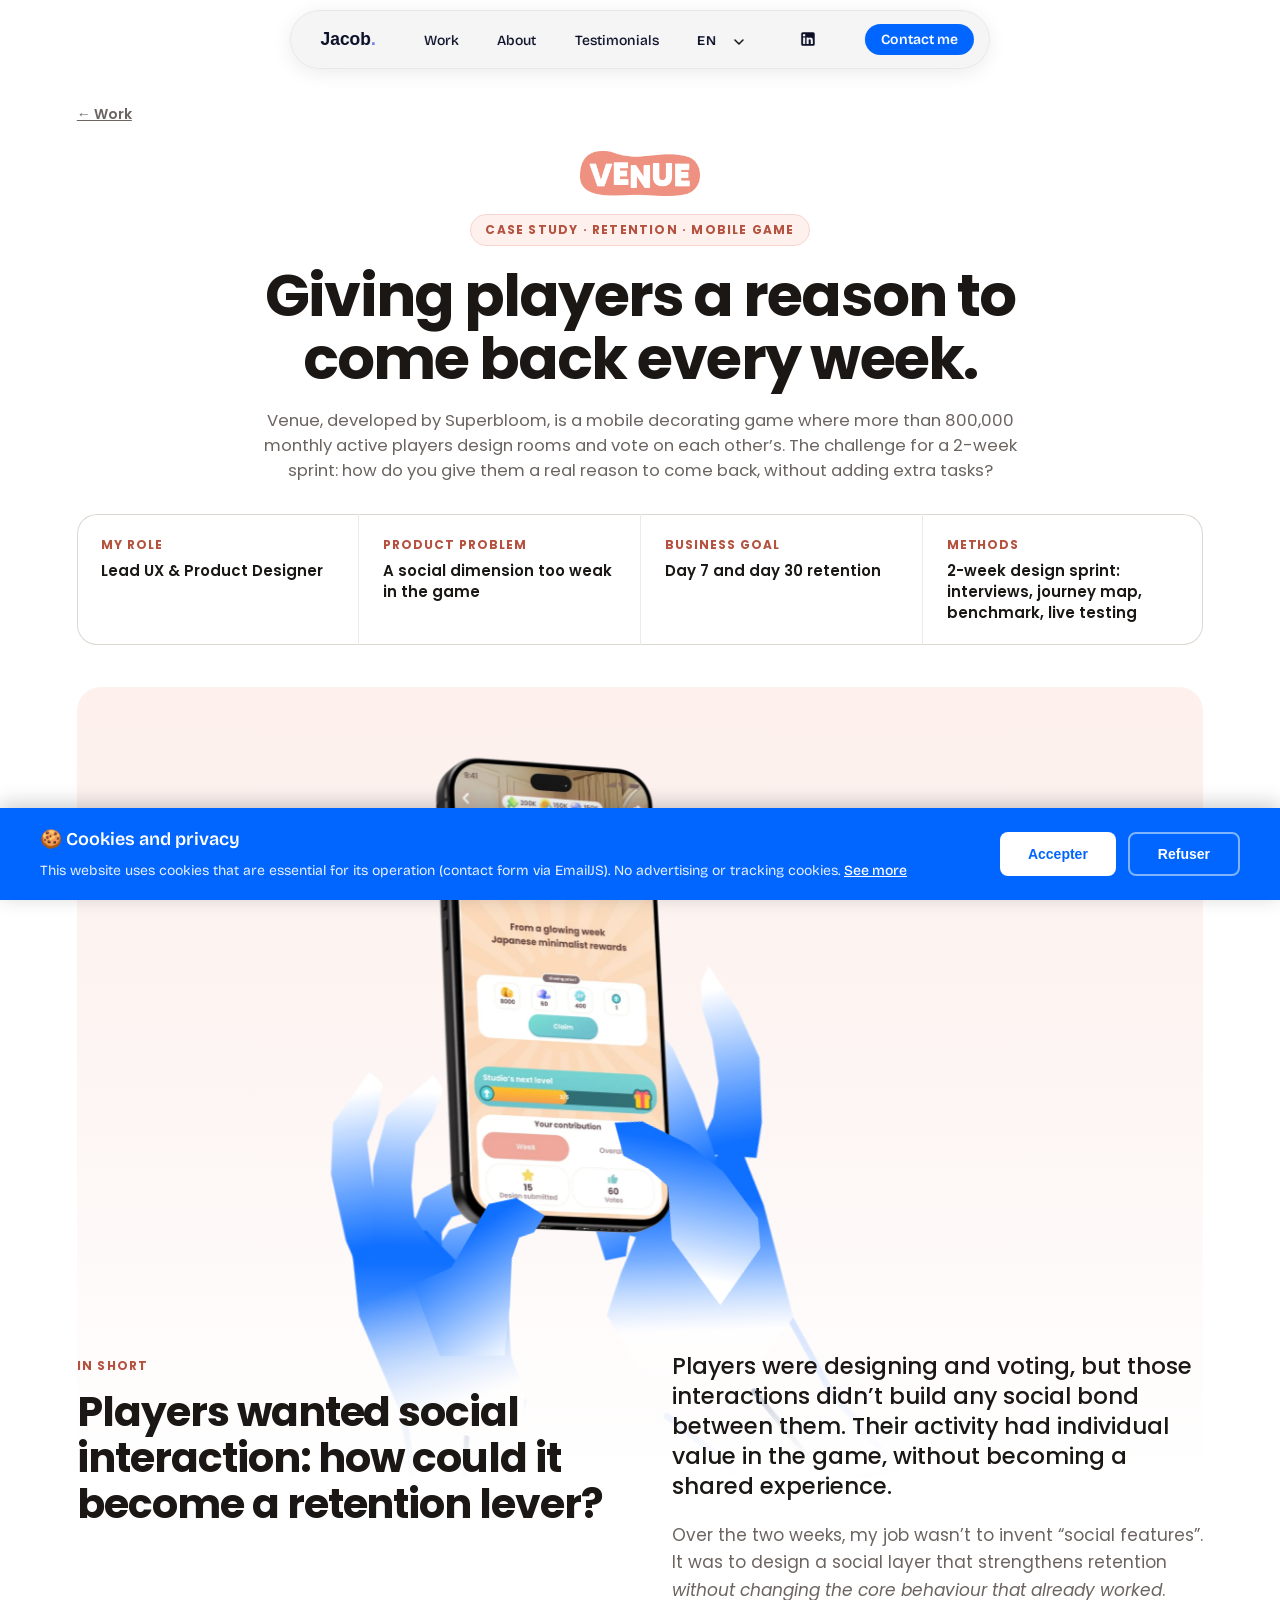
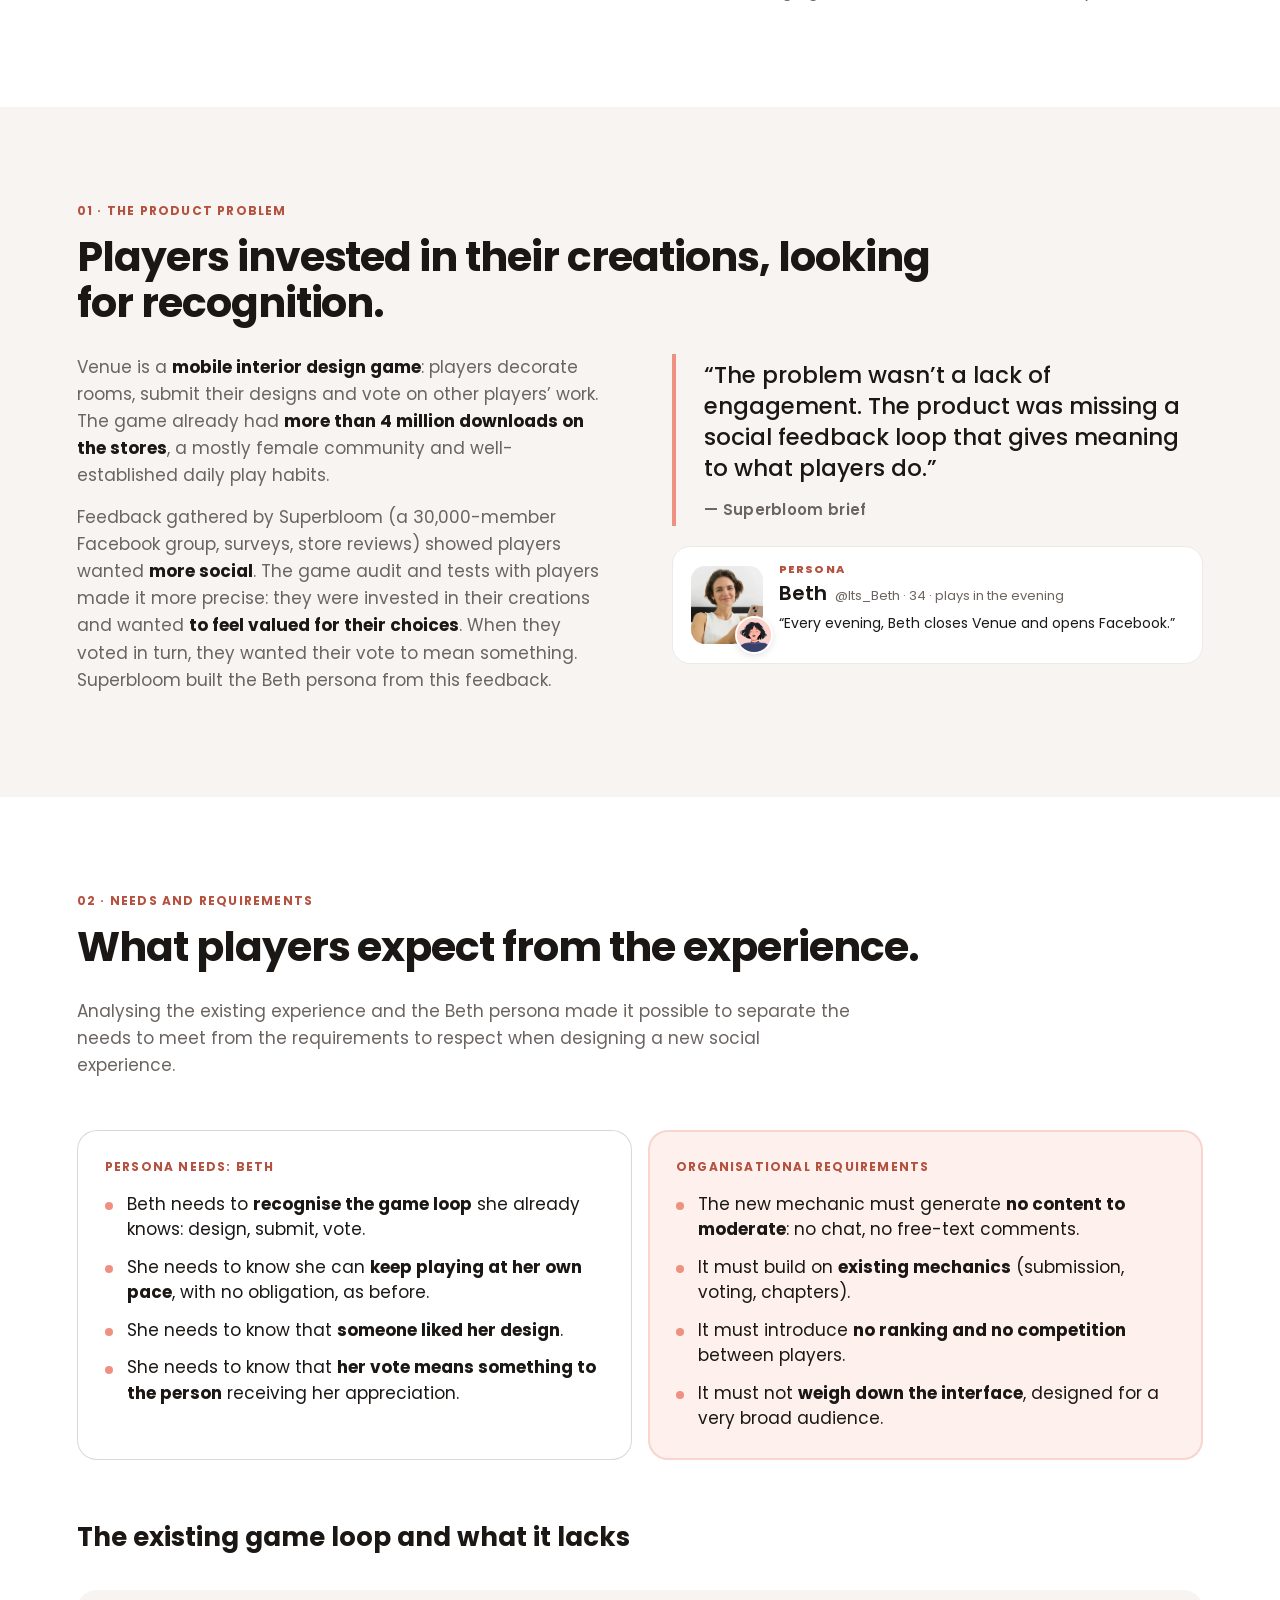
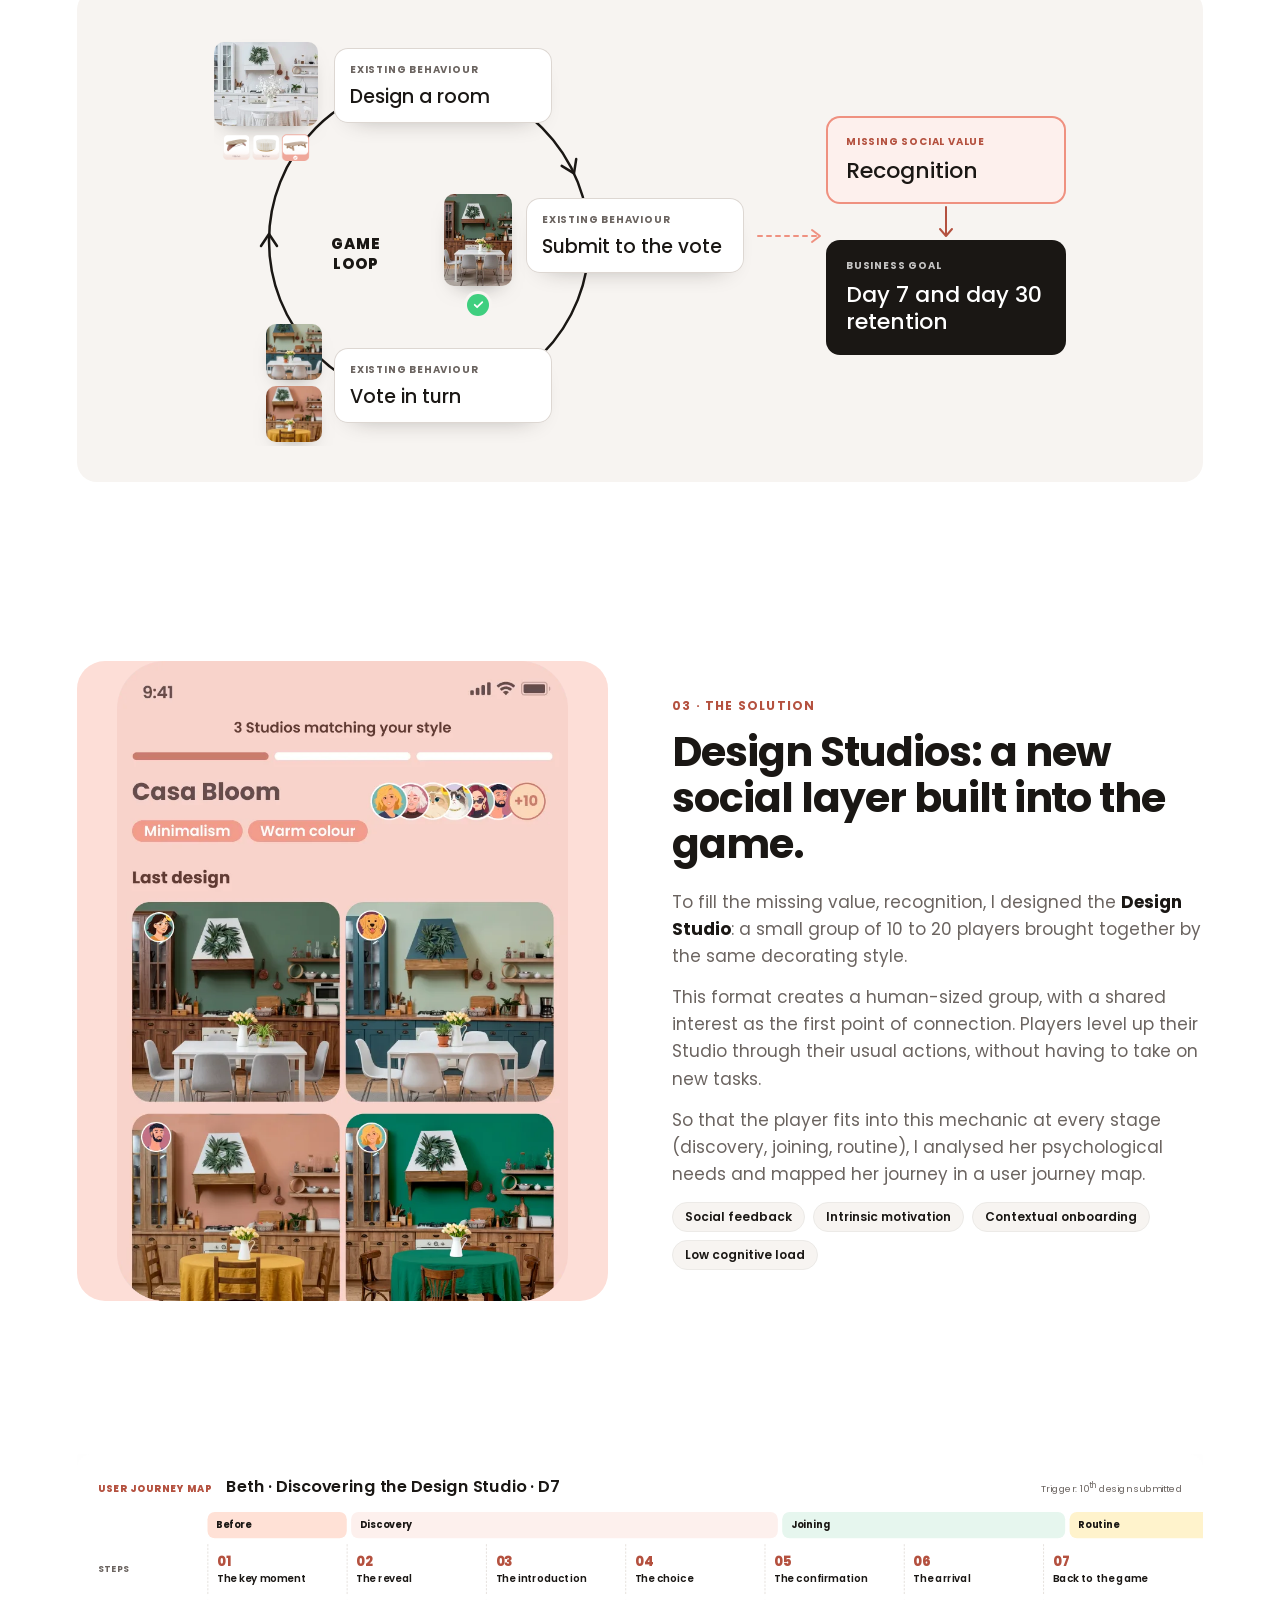
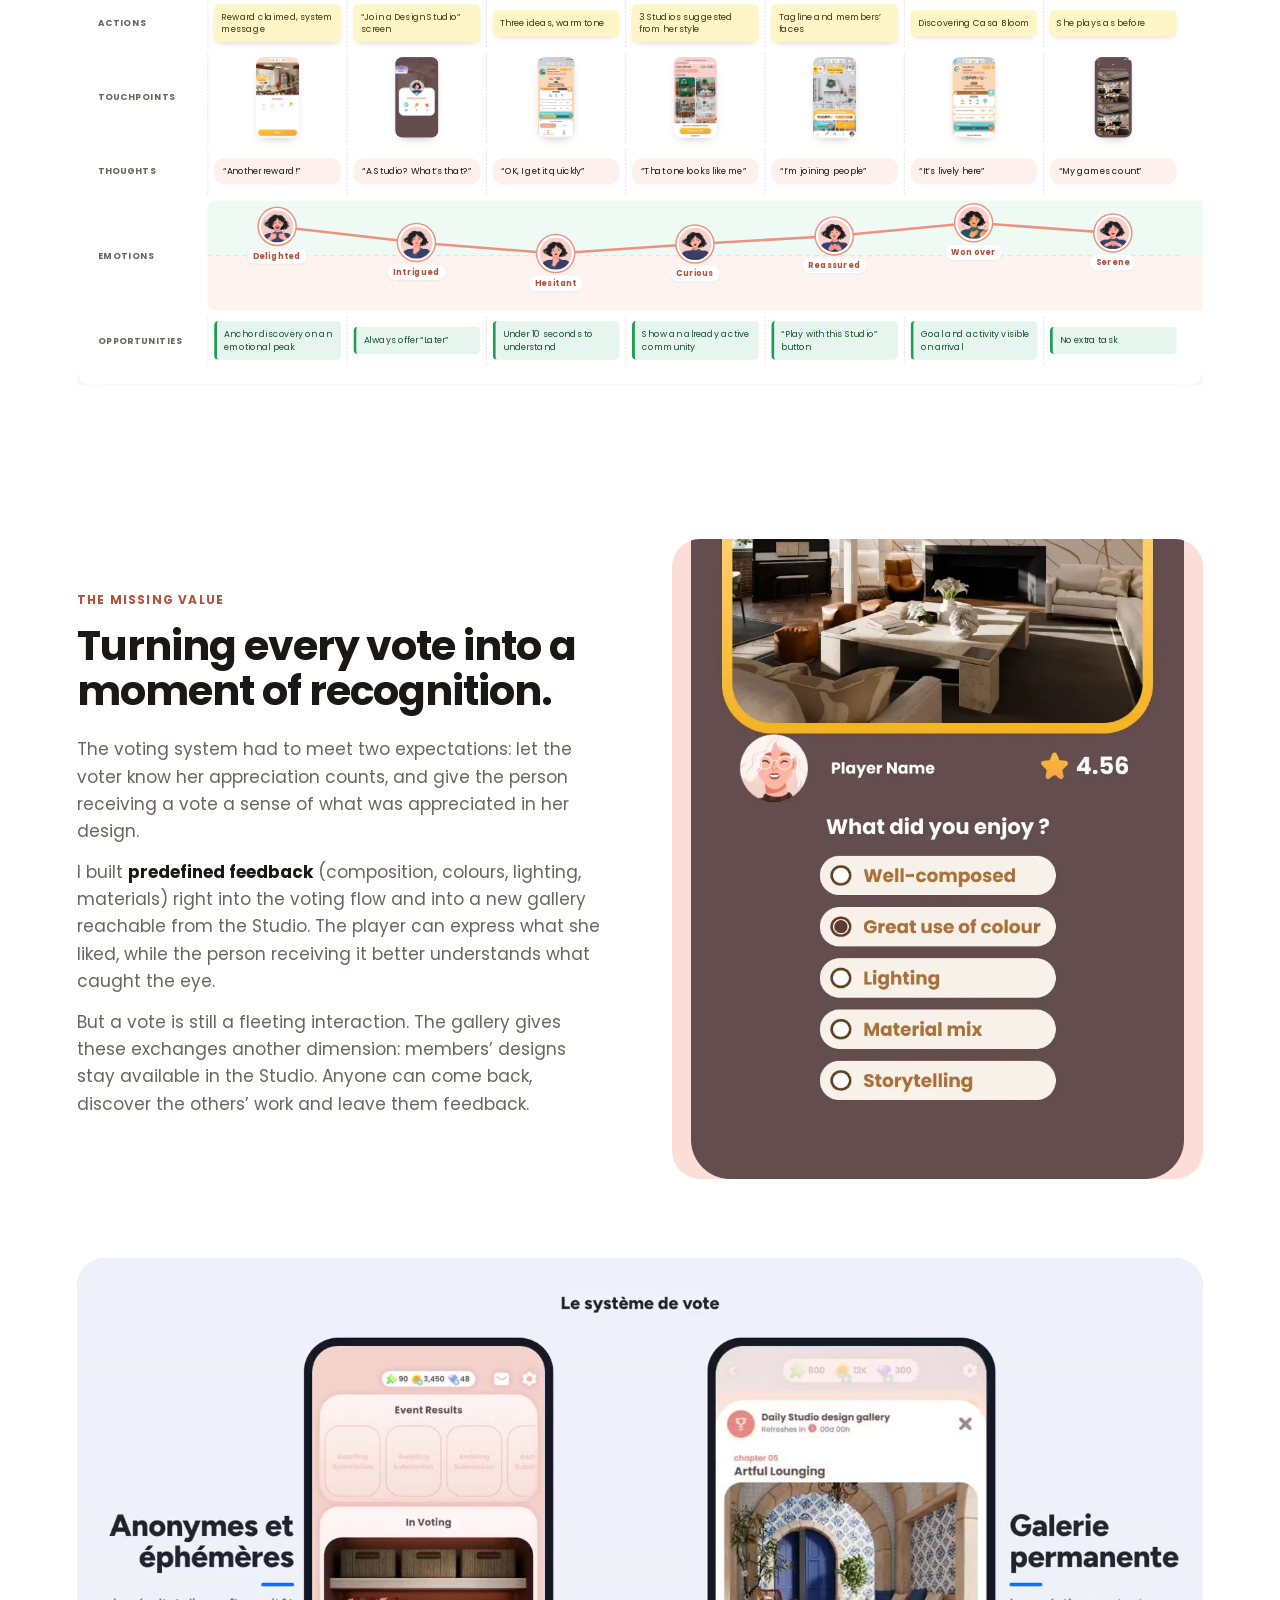
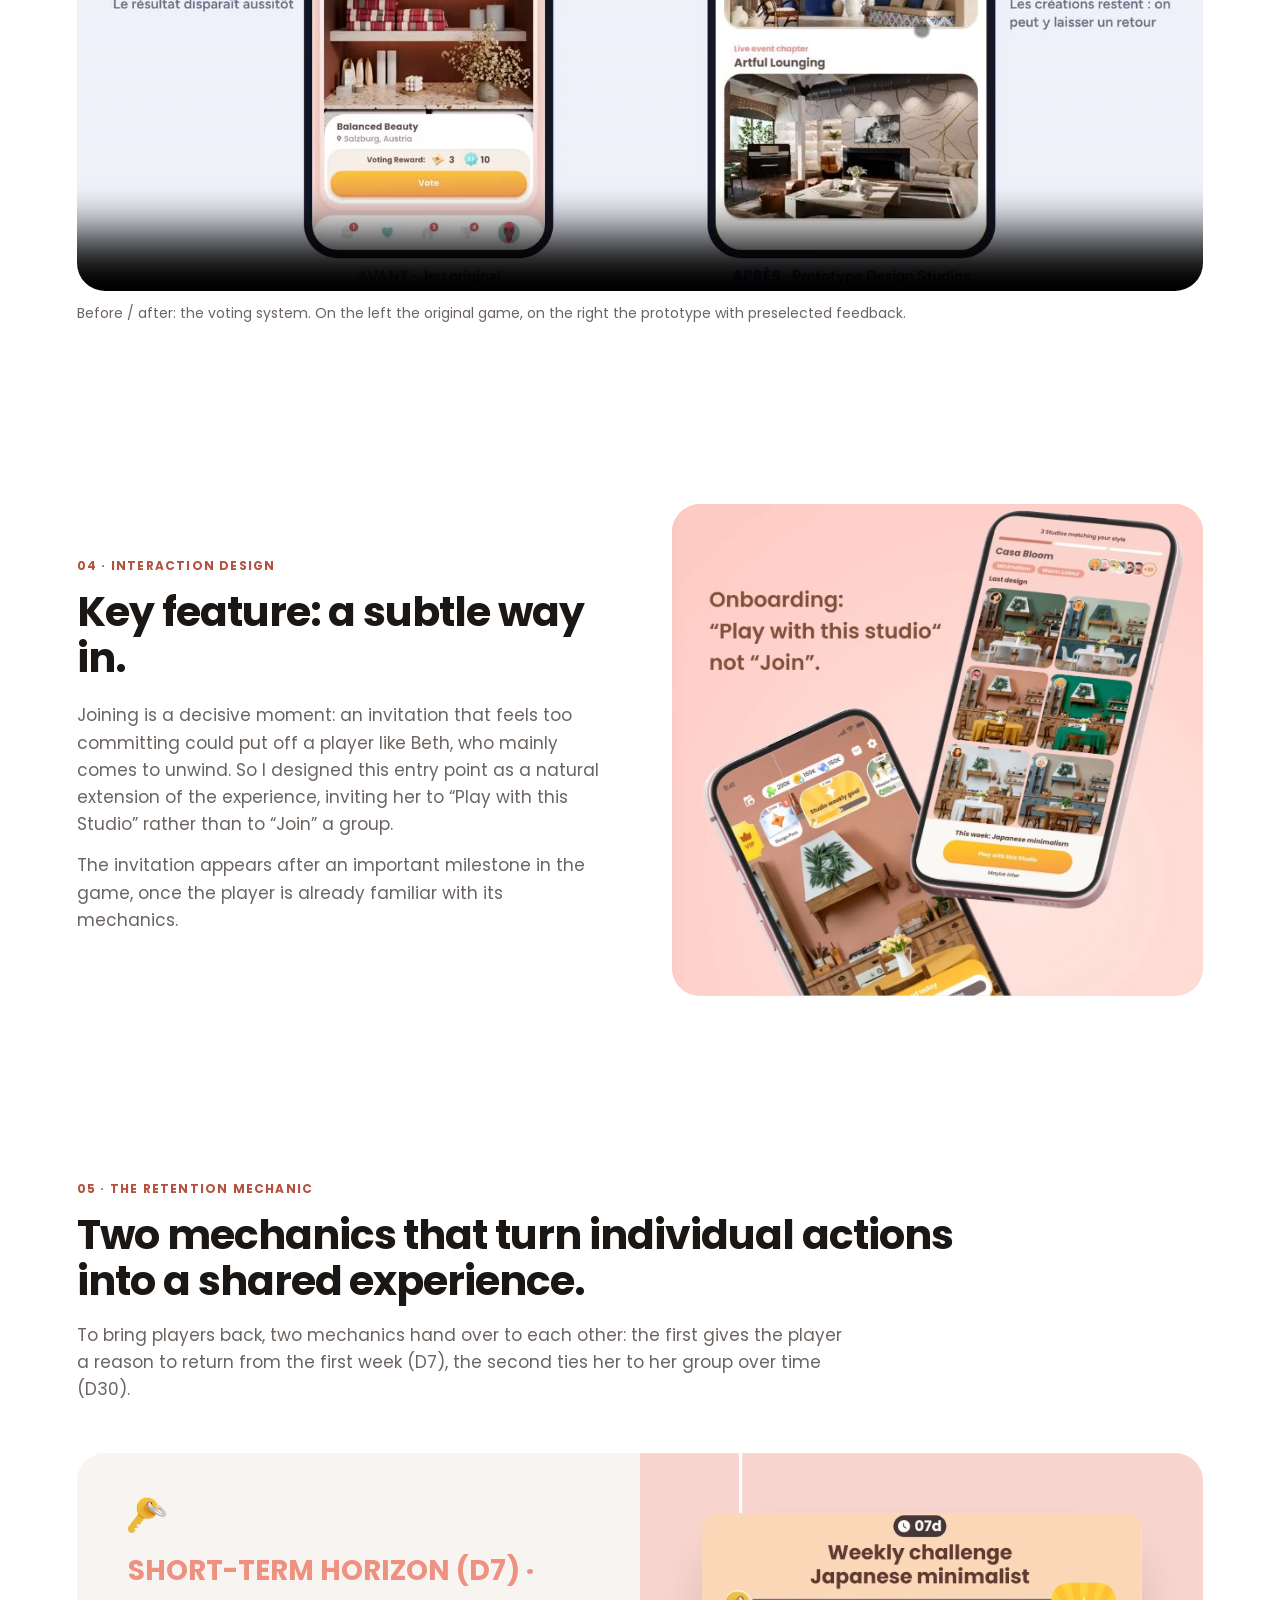
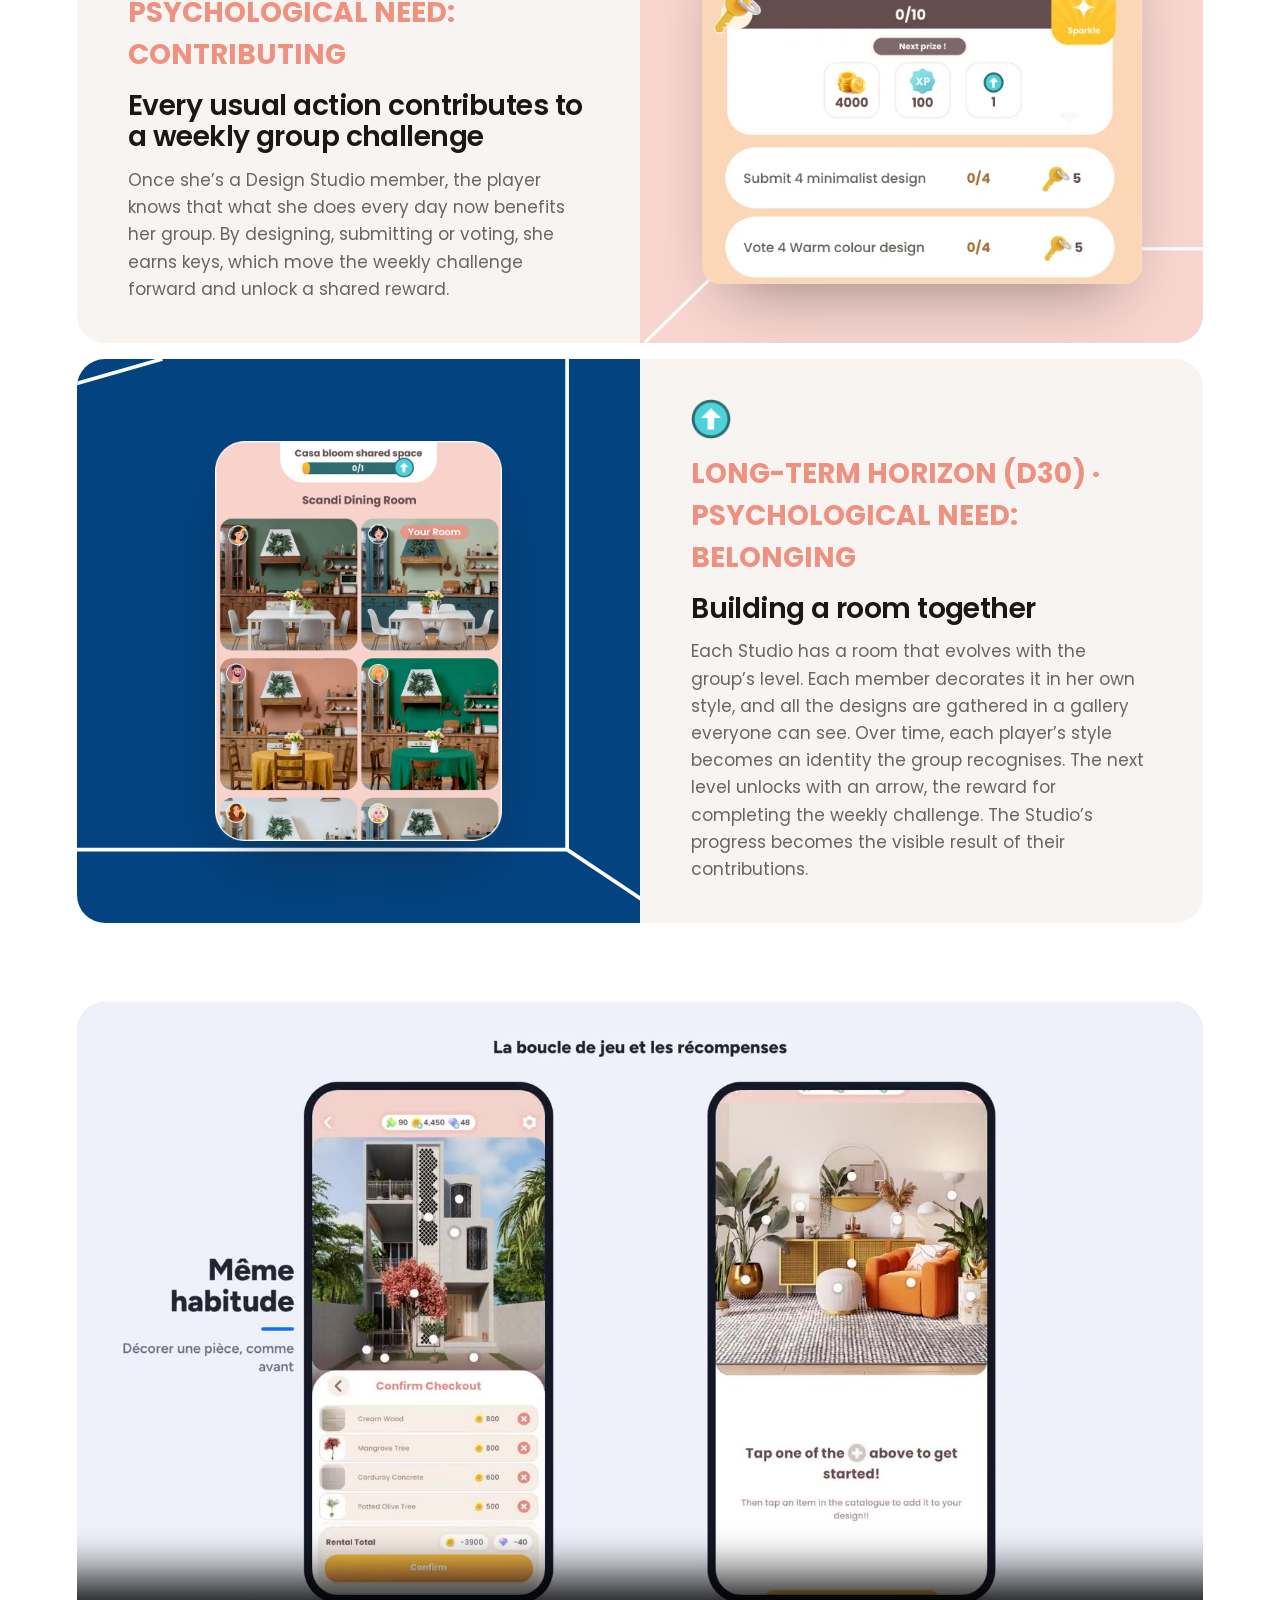
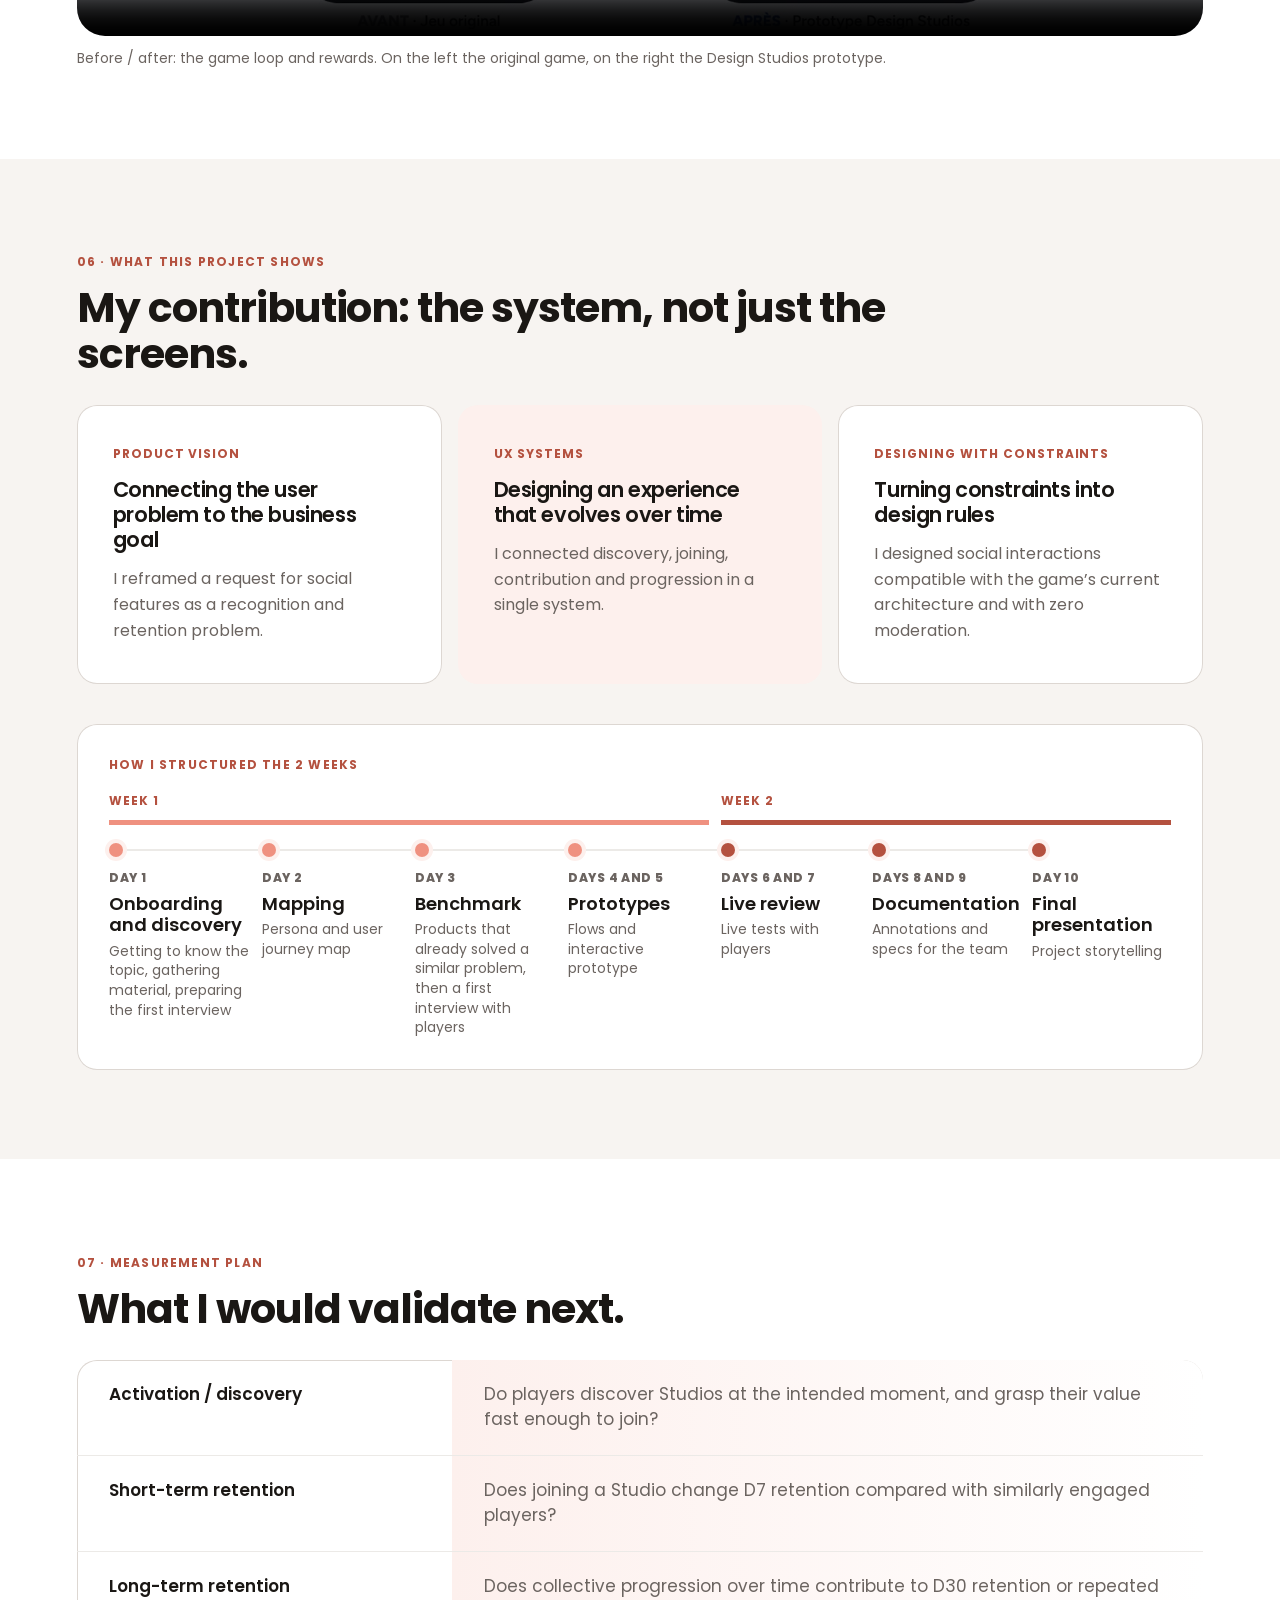
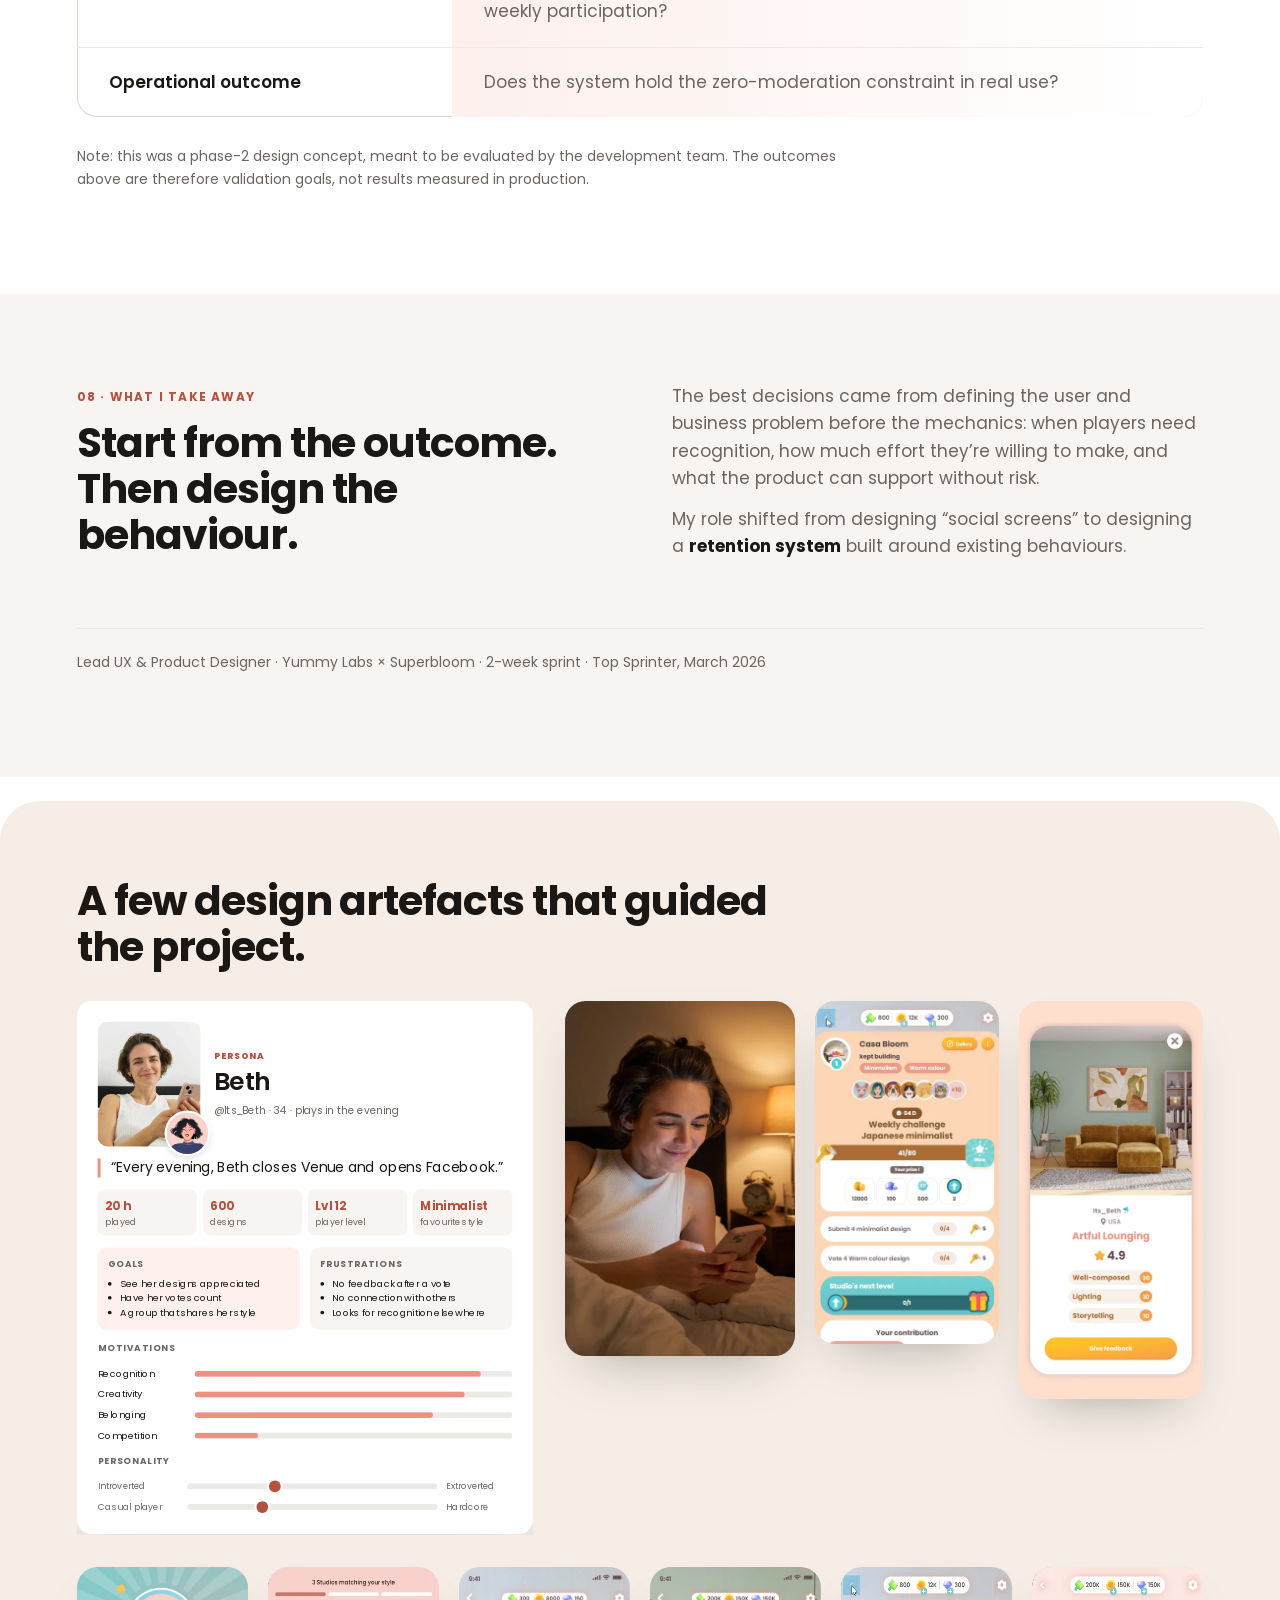
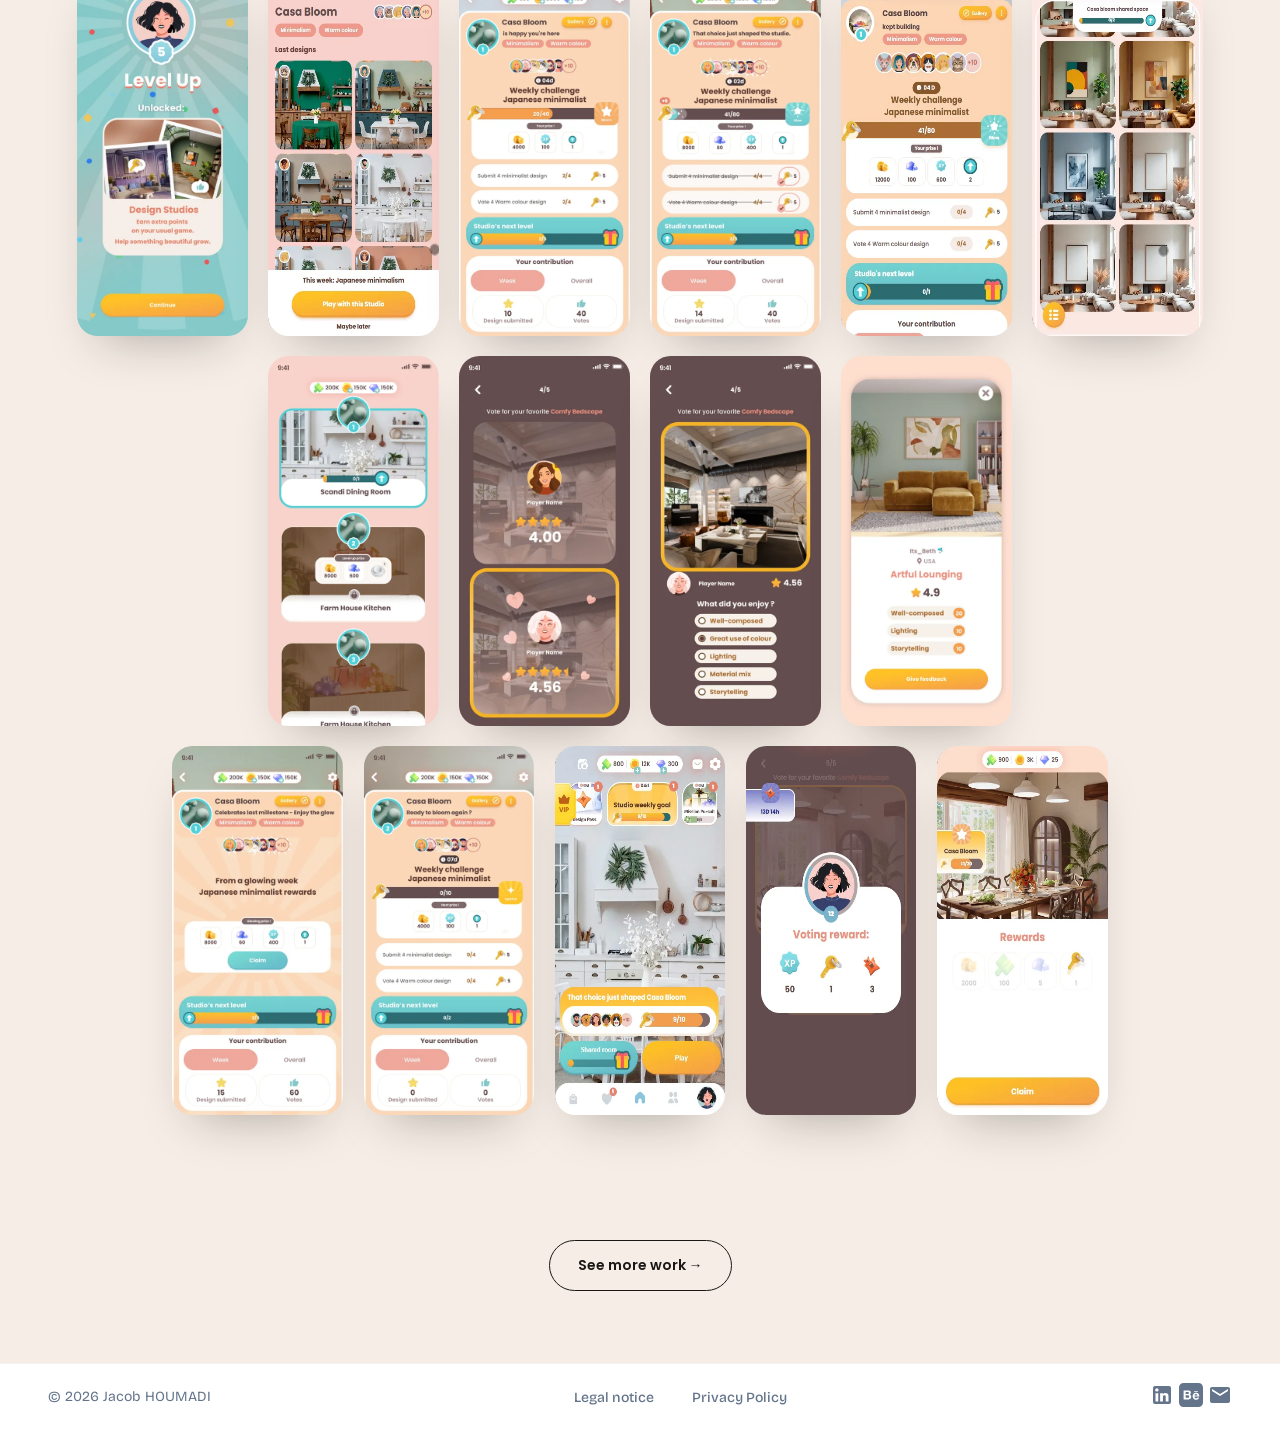
<file: venue-case-study.html>
<!DOCTYPE html>
<html lang="fr">
<head>
    <!-- Google tag (gtag.js) -->
    <script async src="https://www.googletagmanager.com/gtag/js?id=G-67D06JS6R4"></script>
    <script>
    window.dataLayer = window.dataLayer || [];
    function gtag(){dataLayer.push(arguments);}
    gtag('js', new Date());
    gtag('config', 'G-67D06JS6R4');
    </script>
    <!-- Google Tag Manager -->
    <script>(function(w,d,s,l,i){w[l]=w[l]||[];w[l].push({'gtm.start':
    new Date().getTime(),event:'gtm.js'});var f=d.getElementsByTagName(s)[0],
    j=d.createElement(s),dl=l!='dataLayer'?'&l='+l:'';j.async=true;j.src=
    'https://www.googletagmanager.com/gtm.js?id='+i+dl;f.parentNode.insertBefore(j,f);
    })(window,document,'script','dataLayer','GTM-PRKVLWBW');</script>
    <!-- End Google Tag Manager -->
    <!-- Microsoft Clarity -->
    <script type="text/javascript">
    (function(c,l,a,r,i,t,y){
        c[a]=c[a]||function(){(c[a].q=c[a].q||[]).push(arguments)};
        t=l.createElement(r);t.async=1;t.src="https://www.clarity.ms/tag/"+i;
        y=l.getElementsByTagName(r)[0];y.parentNode.insertBefore(t,y);
    })(window, document, "clarity", "script", "vjhao9vgsp");
    </script>
    <!-- End Microsoft Clarity -->

    <meta charset="UTF-8">
    <meta name="viewport" content="width=device-width, initial-scale=1.0">

    <title>Venue · Design Studios, étude de cas rétention | Jacob Houmadi</title>
    <meta name="description" content="Étude de cas Venue (Superbloom) : concevoir une couche sociale qui soutient la rétention J7 / J30 d’un jeu mobile, sans contenu à modérer. Lead UX &amp; Product Designer, Top Sprinter 2026.">
    <meta name="author" content="Jacob Houmadi">
    <meta name="robots" content="index, follow">
    <link rel="canonical" href="https://jacob-houmadi.com/venue-case-study.html">
    <meta name="theme-color" content="#0A0E1A">

    <!-- Open Graph -->
    <meta property="og:type" content="website">
    <meta property="og:url" content="https://jacob-houmadi.com/venue-case-study.html">
    <meta property="og:title" content="Donner aux joueurs une raison de revenir chaque semaine · Venue · Jacob Houmadi">
    <meta property="og:description" content="Design Studios : une couche sociale intégrée à Venue pour soutenir la rétention J7 / J30, sans modération.">
    <meta property="og:image" content="https://jacob-houmadi.com/og-image.jpg">
    <meta property="og:locale" content="fr_FR">

    <!-- Favicon -->
    <link rel="icon" type="image/png" sizes="32x32" href="favicon-32x32.png">
    <link rel="icon" type="image/png" sizes="16x16" href="favicon-16x16.png">
    <link rel="apple-touch-icon" sizes="180x180" href="/apple-touch-icon.png">

    <!-- Preconnect -->
    <link rel="preconnect" href="https://fonts.googleapis.com">
    <link rel="preconnect" href="https://fonts.gstatic.com" crossorigin>

    <!-- Fonts -->
    <link href="https://fonts.googleapis.com/css2?family=Bricolage+Grotesque:opsz,wght@12..96,200..800&family=Montserrat:ital,wght@0,100..900;1,100..900&family=Poppins:wght@300;400;500;600;700;800&display=swap" rel="stylesheet">

    <!-- Stylesheets -->
    <link rel="stylesheet" href="styles.css">
    <link rel="stylesheet" href="cookie-consent.css">
    <link rel="stylesheet" href="nav-mobile.css">
    <link rel="stylesheet" href="case-study.css">
    <link rel="stylesheet" href="venue-case-study.css">
    <link rel="stylesheet" href="tango-hands.css?v=20261115-1500">

    <script src="translations.js" defer></script>
    <script src="contact.js" defer></script>
</head>
<body>
<!-- Google Tag Manager (noscript) -->
<noscript><iframe src="https://www.googletagmanager.com/ns.html?id=GTM-PRKVLWBW"
height="0" width="0" style="display:none;visibility:hidden"></iframe></noscript>

<!-- Cookie Consent Banner -->
<div id="cookieConsent" class="cookie-consent" style="display: none;">
    <div class="cookie-content">
        <div class="cookie-text">
            <h3 data-i18n="cookie.01">🍪 Cookies et confidentialité</h3>
            <p data-i18n-html="cookie.02">Ce site utilise des cookies essentiels pour son fonctionnement (formulaire de contact via EmailJS). Aucun cookie publicitaire ou de tracking. <a href="politique-confidentialite.html">En savoir plus</a></p>
        </div>
        <div class="cookie-buttons">
            <button onclick="acceptCookies()" class="cookie-accept">Accepter</button>
            <button onclick="refuseCookies()" class="cookie-refuse">Refuser</button>
        </div>
    </div>
</div>

<!-- HEADER -->
<header>
    <button class="logo" onclick="window.location.href='index.html'" aria-label="Jacob Houmadi — Accueil">Jacob<span aria-hidden="true">.</span></button>
    <nav class="desktop-nav">
        <ul>
            <li><a href="index.html#travaux" data-i18n="nav.casestudies">Travaux</a></li>
                <li><a href="index.html#a-propos" data-i18n="nav.about">À propos</a></li>
                <li><a href="index.html#temoignages" data-i18n="nav.testimonials">Témoignages</a></li>
            <li>
                <label for="lang-select" class="sr-only">Langue / Language</label>
                <select class="lang-select" onchange="switchLanguage(this.value)" aria-label="Sélectionner la langue">
                    <option value="fr">FR</option>
                    <option value="en">EN</option>
                </select>
            </li>
            <li><a href="https://www.linkedin.com/in/jacob-houmadi" target="_blank" rel="noopener" class="nav-linkedin" aria-label="LinkedIn (nouvel onglet)"><svg width="18" height="18" fill="currentColor" viewBox="0 0 24 24" aria-hidden="true"><path d="M19 3a2 2 0 0 1 2 2v14a2 2 0 0 1-2 2H5a2 2 0 0 1-2-2V5a2 2 0 0 1 2-2h14m-.5 15.5v-5.3a3.26 3.26 0 0 0-3.26-3.26c-.85 0-1.84.52-2.32 1.3v-1.11h-2.79v8.37h2.79v-4.93c0-.77.62-1.4 1.39-1.4a1.4 1.4 0 0 1 1.4 1.4v4.93h2.79M6.88 8.56a1.68 1.68 0 0 0 1.68-1.68c0-.93-.75-1.69-1.68-1.69a1.69 1.69 0 0 0-1.69 1.69c0 .93.76 1.68 1.69 1.68m1.39 9.94v-8.37H5.5v8.37h2.77z"/></svg></a></li>
                <li><a href="mailto:jacob.radonirina@gmail.com" class="nav-cta-btn" onclick="copyEmail(); return false;" data-i18n="nav.discovery">Contactez-moi</a></li>
        </ul>
    </nav>

    <!-- Bouton Hamburger Mobile -->
    <button class="mobile-menu-toggle" onclick="toggleMobileMenu()" aria-label="Menu">
        <span></span>
        <span></span>
        <span></span>
    </button>
</header>

<!-- Menu Mobile Overlay -->
<div class="mobile-menu-overlay" id="mobileMenuOverlay" onclick="closeMobileMenu()"></div>

<!-- Menu Mobile -->
<nav class="mobile-nav" id="mobileNav" aria-label="Navigation mobile">
    <div class="mobile-nav-header">
        <button class="logo-mobile"><img src="Logo-jacob.png" alt="logo"></button>
        <button class="mobile-menu-close" onclick="closeMobileMenu()" aria-label="Fermer le menu">
            <svg width="24" height="24" viewBox="0 0 24 24" fill="none" stroke="currentColor" stroke-width="2">
                <line x1="18" y1="6" x2="6" y2="18"></line>
                <line x1="6" y1="6" x2="18" y2="18"></line>
            </svg>
        </button>
    </div>
    <ul class="mobile-nav-links">
        <li><a href="index.html#travaux" data-i18n="nav.casestudies">Travaux</a></li>
                <li><a href="index.html#a-propos" data-i18n="nav.about">À propos</a></li>
                <li><a href="index.html#temoignages" data-i18n="nav.testimonials">Témoignages</a></li>
                <li><a href="https://www.linkedin.com/in/jacob-houmadi" target="_blank" rel="noopener" class="nav-linkedin nav-linkedin--mobile"><svg width="18" height="18" fill="currentColor" viewBox="0 0 24 24" aria-hidden="true"><path d="M19 3a2 2 0 0 1 2 2v14a2 2 0 0 1-2 2H5a2 2 0 0 1-2-2V5a2 2 0 0 1 2-2h14m-.5 15.5v-5.3a3.26 3.26 0 0 0-3.26-3.26c-.85 0-1.84.52-2.32 1.3v-1.11h-2.79v8.37h2.79v-4.93c0-.77.62-1.4 1.39-1.4a1.4 1.4 0 0 1 1.4 1.4v4.93h2.79M6.88 8.56a1.68 1.68 0 0 0 1.68-1.68c0-.93-.75-1.69-1.68-1.69a1.69 1.69 0 0 0-1.69 1.69c0 .93.76 1.68 1.69 1.68m1.39 9.94v-8.37H5.5v8.37h2.77z"/></svg><span>LinkedIn</span></a></li>
        <li>
            <div class="mobile-lang-switcher" role="group" aria-label="Langue / Language">
                <button class="lang-btn active" data-lang="fr" onclick="setLang('fr')" aria-pressed="true" aria-label="Français">FR</button>
                <button class="lang-btn" data-lang="en" onclick="setLang('en')" aria-pressed="false" aria-label="English">EN</button>
            </div>
        </li>
    </ul>
    <div class="mobile-nav-footer">
        <p data-i18n="mobilenav.p">Transformons votre projet ensemble</p>
        <button onclick="copyEmail(); closeMobileMenu();" class="mobile-cta" data-i18n="mobilenav.cta">Contactez-moi</button>
    </div>
    <div>
        <ul class="footer-nav-legals">
            <li><a href="mentions-legales.html" data-i18n="footer.legal1">Mentions légales</a></li>
            <li><a href="politique-confidentialite.html" data-i18n="footer.legal2">Politiques de confidentialités</a></li>
        </ul>
    </div>
</nav>

<!-- ── CASE STUDY CONTENT ──────────────────────────────── -->
<main class="vcs" id="main">
<section class="c-hero" id="top">
<a class="back" data-i18n-html="vcs.001" href="index.html#travaux">← Travaux</a>
<img alt="Venue" class="c-logo" height="48" src="venues/Venue_Logo_Pink.png" width="120"/>
<span class="eyebrow" data-i18n-html="vcs.002">ÉTUDE DE CAS · RÉTENTION · JEU MOBILE</span>
<h1 data-i18n-html="vcs.003">Donner aux joueurs une raison de revenir chaque semaine.</h1>
<p class="lead" data-i18n-html="vcs.004">Venue, développé par Superbloom, est un jeu mobile de décoration où plus de 800 000 joueuses actives chaque mois créent des pièces et votent pour celles des autres. Le défi à relever en un sprint de 2 semaines : comment leur donner une vraie raison de revenir, sans leur ajouter de tâches supplémentaires ?</p>
<dl class="meta">
<div><dt data-i18n-html="vcs.005">Mon rôle</dt><dd>Lead UX &amp; Product Designer</dd></div>
<div><dt data-i18n-html="vcs.006">Problème produit</dt><dd data-i18n-html="vcs.007">Une dimension sociale trop faible dans le jeu</dd></div>
<div><dt data-i18n-html="vcs.008">Objectif business</dt><dd data-i18n-html="vcs.009">Rétention jour 7 et jour 30</dd></div>
<div><dt data-i18n-html="vcs.010">Méthodes</dt><dd data-i18n-html="vcs.011">Design sprint de 2 semaines : interviews, journey map, benchmark, tests en live</dd></div>
</dl>
<figure class="c-visual hp-hero tango-hands"><svg class="hp-svg" viewBox="140 170 940 1290" fill="none" xmlns="http://www.w3.org/2000/svg" role="img" aria-label="Design Studios dans Venue, sur un téléphone tenu en main">
<defs>
<linearGradient id="vh0" x1="306.832" y1="1162.03" x2="299.641" y2="1384.5" gradientUnits="userSpaceOnUse"><stop stop-color="#0B2B66" stop-opacity=".85"/><stop offset="1" stop-color="#0B2B66" stop-opacity="0"/></linearGradient>
<linearGradient id="vh1" x1="359.875" y1="902.393" x2="532.586" y2="696.148" gradientUnits="userSpaceOnUse"><stop stop-color="#0F6FFF"/><stop offset="1" stop-color="white"/></linearGradient>
<linearGradient id="vh2" x1="324.875" y1="842.088" x2="497.586" y2="635.843" gradientUnits="userSpaceOnUse"><stop stop-color="#0F6FFF"/><stop offset="1" stop-color="white"/></linearGradient>
<linearGradient id="vh3" x1="287.498" y1="843.5" x2="320.998" y2="1068.5" gradientUnits="userSpaceOnUse"><stop stop-color="#0F6FFF"/><stop offset="1" stop-color="white"/></linearGradient>
<linearGradient id="vh4" x1="235.998" y1="751" x2="358.498" y2="511.5" gradientUnits="userSpaceOnUse"><stop stop-color="#0F6FFF"/><stop offset="1" stop-color="white"/></linearGradient>
<linearGradient id="vh5" x1="285.547" y1="785.003" x2="458.259" y2="578.757" gradientUnits="userSpaceOnUse"><stop stop-color="#0F6FFF"/><stop offset="1" stop-color="white"/></linearGradient>
<linearGradient id="vh6" x1="298" y1="1377" x2="203.149" y2="1310.71" gradientUnits="userSpaceOnUse"><stop stop-color="#CDCDCD" stop-opacity="0"/><stop offset="1" stop-color="#676767"/></linearGradient>
<linearGradient id="vh7" x1="296" y1="1386" x2="385.618" y2="1310.57" gradientUnits="userSpaceOnUse"><stop stop-color="#CDCDCD" stop-opacity="0"/><stop offset="1" stop-color="#676767"/></linearGradient>
<linearGradient id="vh8" x1="288" y1="1090.5" x2="282.5" y2="1478" gradientUnits="userSpaceOnUse"><stop stop-color="#C7DBFF"/><stop offset="1" stop-color="#778399" stop-opacity=".77"/></linearGradient>
<linearGradient id="vh9" x1="807.391" y1="1048.69" x2="937.432" y2="1210.32" gradientUnits="userSpaceOnUse"><stop stop-color="#0B2B66" stop-opacity=".85"/><stop offset="1" stop-color="#0B2B66" stop-opacity="0"/></linearGradient>
<linearGradient id="vh10" x1="940.406" y1="1211.31" x2="865.594" y2="1309.85" gradientUnits="userSpaceOnUse"><stop stop-color="#0B2B66" stop-opacity=".85"/><stop offset="1" stop-color="#0B2B66" stop-opacity="0"/></linearGradient>
<linearGradient id="vh11" x1="939.891" y1="1210.53" x2="1052.87" y2="1184.43" gradientUnits="userSpaceOnUse"><stop stop-color="#0B2B66" stop-opacity=".85"/><stop offset="1" stop-color="#0B2B66" stop-opacity="0"/></linearGradient>
<linearGradient id="vh12" x1="813.499" y1="1085.5" x2="1182" y2="1429.5" gradientUnits="userSpaceOnUse"><stop stop-color="#C7DBFF"/><stop offset="1" stop-color="white" stop-opacity="0"/></linearGradient>
<linearGradient id="vh13" x1="599.848" y1="894.835" x2="361.714" y2="769.7" gradientUnits="userSpaceOnUse"><stop stop-color="#0F6FFF"/><stop offset="1" stop-color="white"/></linearGradient>
<linearGradient id="vh14" x1="592.565" y1="816.011" x2="354.43" y2="690.877" gradientUnits="userSpaceOnUse"><stop stop-color="#0F6FFF"/><stop offset="1" stop-color="white"/></linearGradient>
<linearGradient id="vh15" x1="694.743" y1="758.061" x2="749.265" y2="978.911" gradientUnits="userSpaceOnUse"><stop stop-color="#0F6FFF"/><stop offset="1" stop-color="white"/></linearGradient>
<linearGradient id="vh16" x1="669.255" y1="686.808" x2="464.927" y2="511.832" gradientUnits="userSpaceOnUse"><stop stop-color="#0F6FFF"/><stop offset="1" stop-color="white"/></linearGradient>
<linearGradient id="vh17" x1="619.676" y1="759.427" x2="381.542" y2="634.293" gradientUnits="userSpaceOnUse"><stop stop-color="#0F6FFF"/><stop offset="1" stop-color="white"/></linearGradient>
<linearGradient id="vh18" x1="309.998" y1="805.5" x2="389.998" y2="1018" gradientUnits="userSpaceOnUse"><stop stop-color="#0F6FFF"/><stop offset="1" stop-color="white"/></linearGradient>
<linearGradient id="vh19" x1="720.002" y1="667.6" x2="726.762" y2="894.559" gradientUnits="userSpaceOnUse"><stop stop-color="#0F6FFF"/><stop offset="1" stop-color="white"/></linearGradient>
<linearGradient id="vhBody" x1="283" y1="213" x2="640" y2="930" gradientUnits="userSpaceOnUse"><stop stop-color="#D9B99A"/><stop offset=".5" stop-color="#8C6A52"/><stop offset="1" stop-color="#C9A485"/></linearGradient>
<clipPath id="vhScreen"><rect x="321.10" y="233.86" width="310.19" height="675.18" rx="46.44"/></clipPath>
<linearGradient id="vhFade" x1="0" y1="1080" x2="0" y2="1460" gradientUnits="userSpaceOnUse"><stop stop-color="white"/><stop offset="1" stop-color="white" stop-opacity="0"/></linearGradient>
<mask id="vhMask" maskUnits="userSpaceOnUse" x="0" y="0" width="1175" height="1557"><rect width="1175" height="1557" fill="url(#vhFade)"/></mask>
</defs>
<g mask="url(#vhMask)">
<g class="hand hand-l">
<path d="M308 1129.5L297.189 1383.85" stroke="url(#vh0)" stroke-opacity=".7" stroke-width="9" stroke-linecap="round"/>
<path d="M297.5 1385.5L199.499 1314" stroke="url(#vh6)" stroke-opacity=".7" stroke-width="8.37627" stroke-linecap="round"/>
<path d="M297.5 1385.48L384 1321" stroke="url(#vh7)" stroke-opacity=".7" stroke-width="9" stroke-linecap="round"/>
<path d="M406 1067L382.001 1194L386.001 1317.5L293 1284.5L199.722 1313.47L213 1187.5L195.5 1067" stroke="url(#vh8)" stroke-width="11" stroke-miterlimit="1.5" stroke-linecap="round" stroke-linejoin="round"/>
<g class="palm">
<path d="M407.497 895.804L439.997 912.804L481.497 849.89L472.997 818.304L400.825 793.392L326.497 818.304L322.498 845L366.825 889.926L389.824 859.39L410.997 859.39L410.997 868.804L407.497 895.804Z" fill="url(#vh1)" class="f" style="--px:0%;--py:100%"/>
<path d="M418.826 834.087L451.825 846.586L470.325 776.088L439.824 746.086L365.826 733.088L283.728 781.928L258.998 829.622L331.826 829.622L354.826 799.086L384.326 789.586L410.825 799.086L418.826 834.087Z" fill="url(#vh2)" class="f" style="--px:11%;--py:100%"/>
<path d="M300.998 764L409.998 937L399.498 1008L409.998 1071L388.998 1172.5L193.498 1077.5L155.498 885L170.498 744.5L300.998 764Z" fill="url(#vh3)"/>
<path d="M360.998 563L400.498 526L395.498 495.5L290.998 526L233.498 594L182.498 701.5L168.998 753.5L270.998 774.5L260.498 704.5L278.998 653.5L316.998 589L360.998 563Z" fill="url(#vh4)" class="f" style="--px:49%;--py:100%"/>
<path d="M449.239 629.523L495.981 602.237L497.891 571.389L389.225 577.877L318.038 631.381L244.4 724.841L219.67 772.534L314.442 815.7L319.778 745.118L349.161 699.512L400.558 645.082L449.239 629.523Z" fill="url(#vh5)" class="f" style="--px:23%;--py:100%"/>
</g>
</g>
<g class="hand hand-r">
<path d="M807.005 1049.01L940.005 1211.01" stroke="url(#vh9)" stroke-opacity=".7" stroke-width="9" stroke-linecap="round"/>
<path d="M940.006 1211.01L865.006 1311.01" stroke="url(#vh10)" stroke-opacity=".7" stroke-width="9" stroke-linecap="round"/>
<path d="M940.006 1211.01L1054.01 1184.01" stroke="url(#vh11)" stroke-opacity=".7" stroke-width="8.37627" stroke-linecap="round"/>
<path d="M864.506 912.509L942.006 1052.01L1055.51 1182.51L1004.01 1284.51L864.505 1313.01L755.005 1169.51L656 1092.5" stroke="url(#vh12)" stroke-width="11" stroke-miterlimit="1.5" stroke-linecap="round" stroke-linejoin="round"/>
<g class="palm">
<path d="M553.295 906.839L529.694 934.914L467.398 892.492L463.256 860.046L520.546 809.575L598.764 804.371L612.609 827.544L588.681 885.944L555.803 866.441L536.219 874.487L539.796 883.195L553.295 906.839Z" fill="url(#vh13)" class="f" style="--px:100%;--py:100%"/>
<path d="M502.621 844.315L476.848 868.417L432.944 810.239L449.755 770.897L513.262 730.752L607.76 744.728L648.76 779.445L581.397 807.122L548.518 787.618L517.621 790.042L496.72 808.9L502.621 844.315Z" fill="url(#vh14)" class="f" style="--px:100%;--py:100%"/>
<path d="M594.498 779.009L568.998 914.509L560.497 991.011L656.5 1097.51L800.5 1090.01L877.998 927.013L786.998 747.014L721 648.512L594.498 779.009Z" fill="url(#vh15)"/>
<path d="M498.501 518.012L468.501 481.966L461.535 451.854L549.895 481.969L628.923 523.015L701.5 609.015L732.18 663.657L645.814 721.846L628.923 653.107L598.501 599.512L544.001 548.012L498.501 518.012Z" fill="url(#vh16)" class="f" style="--px:100%;--py:100%"/>
<path d="M427.5 630.51L377.001 598.01L390.517 570.215L460.121 585.715L539.422 626.232L634.873 688.142L675.873 722.858L604.616 798.802L572.857 735.544L529.5 688.142L477.5 651.01L427.5 630.51Z" fill="url(#vh17)" class="f" style="--px:100%;--py:100%"/>
</g>
</g>
</g>
<g class="hp-phone"><image href="venues/cs/venue-phone-mockup.webp" x="254.0" y="159.2" width="412.0" height="825.7"/></g>
<g class="hand hand-l hp-thumb"><g class="palm"><path class="f" d="M482.998 806L507.498 781.5L465.498 741.5H416.498L329.998 836L258.998 851.5L278.998 982.5L388.498 1004.5L416.498 919.5L435.998 842.5L455.998 809.5L482.998 806Z" fill="url(#vh18)"/></g></g>
<g class="hand hand-r hp-thumb"><g class="palm"><path class="f" d="M530.998 714.009L503.998 661.01L550.997 648.866L638.498 671.01L705.999 705.014L781.999 771.514L796.999 821.514L749.498 933.01L643.498 839.012L617.517 749.699L577.998 727.01L530.998 714.009Z" fill="url(#vh19)"/></g></g>
</svg>
</figure>
</section>
<section class="c-sec">
<div class="c-grid2">
<div class="rv"><span class="eyebrow" data-i18n-html="vcs.012">EN BREF</span><h2 data-i18n-html="vcs.013">Les joueuses recherchaient une interaction sociale : comment en faire un levier de rétention ?</h2></div>
<div class="rv">
<p class="big" data-i18n-html="vcs.014">Les joueuses créaient et votaient, mais ces interactions ne construisaient pas de lien social entre elles. Leur activité avait une valeur individuelle dans le jeu, sans devenir une expérience collective.</p>
<p data-i18n-html="vcs.015">Durant les deux semaines, mon rôle n’était pas d’inventer des « fonctionnalités sociales ». Il s’agissait de concevoir une couche sociale qui renforce la rétention <em>sans changer le comportement de base qui fonctionnait déjà</em>.</p>
</div>
</div>
</section>
<section class="c-sec alt">
<div class="rv"><span class="eyebrow" data-i18n-html="vcs.016">01 · LE PROBLÈME PRODUIT</span><h2 data-i18n-html="vcs.017">Des joueurs impliqués dans leurs créations, en quête de reconnaissance.</h2></div>
<div class="c-grid2">
<div class="rv">
<p data-i18n-html="vcs.018">Venue est un <strong>jeu mobile de décoration d’intérieur</strong> : les joueurs y aménagent des pièces, soumettent leurs créations et votent pour celles des autres. Le jeu comptait déjà <strong>plus de 4 millions de téléchargements sur les stores</strong>, une communauté majoritairement féminine et des habitudes de jeu quotidiennes bien installées.</p>
<p data-i18n-html="vcs.019">Les retours collectés par Superbloom (groupe Facebook de 30 000 membres, sondages, avis sur les stores) montraient que les joueuses voulaient <strong>plus de social</strong>. L’audit du jeu et les tests avec des joueuses l’ont précisé : elles s’impliquaient dans leurs créations et voulaient <strong>se sentir valorisées dans leurs choix</strong>. Quand elles votaient à leur tour, elles voulaient que leur vote ait du sens. C’est à partir de ces retours que Superbloom a créé le persona Beth.</p>
</div>
<div class="c-brief-col"><blockquote class="quote rv" data-i18n-html="vcs.020">« Le problème n’était pas un manque d’engagement. Il manquait au produit une boucle de retour social qui donne du sens à l’activité des joueurs. »<cite>— Brief de Superbloom</cite></blockquote>
<div class="beth-mini rv"><div class="beth-ph"><img alt="" src="venues/cs/beth.webp" width="72" height="78"/><img alt="" class="beth-av" src="venues/avatar-beth.jpg" width="34" height="34"/></div><div><span>PERSONA</span><b>Beth</b><i data-i18n-html="vcs.112">@Its_Beth · 34 ans · joue le soir</i><p data-i18n-html="vcs.113">« Chaque soir, Beth ferme Venue et ouvre Facebook. »</p></div></div></div>
</div>
</section>

<section class="c-sec">
<div class="rv"><span class="eyebrow" data-i18n-html="vcs.021">02 · BESOINS ET EXIGENCES</span><h2 data-i18n-html="vcs.022">Ce que les joueuses attendent de l’expérience.</h2></div>
<p class="c-note rv" data-i18n-html="vcs.023">L’analyse de l’expérience existante et du persona Beth a permis de distinguer les besoins à satisfaire des exigences à respecter pour concevoir une nouvelle expérience sociale.</p>
<div class="req">
<div class="req-col rv"><span class="eyebrow" data-i18n-html="vcs.024">BESOINS DU PERSONA : BETH</span><ul>
<li data-i18n-html="vcs.025">Beth a besoin de <strong>reconnaître la boucle de jeu</strong> qu’elle connaît déjà : créer, soumettre, voter.</li>
<li data-i18n-html="vcs.026">Elle a besoin de savoir qu’elle peut <strong>continuer à jouer à son rythme</strong>, sans obligation, comme avant.</li>
<li data-i18n-html="vcs.027">Elle a besoin de savoir que <strong>quelqu’un a apprécié sa création</strong>.</li>
<li data-i18n-html="vcs.028">Elle a besoin de savoir que <strong>son vote a du sens pour la personne</strong> qui reçoit son appréciation.</li>
</ul></div>
<div class="req-col org rv"><span class="eyebrow" data-i18n-html="vcs.029">EXIGENCES ORGANISATIONNELLES</span><ul>
<li data-i18n-html="vcs.030">Le nouveau mécanisme ne doit générer <strong>aucun contenu à modérer</strong> : ni chat, ni commentaire libre.</li>
<li data-i18n-html="vcs.031">Il doit s’appuyer sur les <strong>mécaniques existantes</strong> (soumission, vote, chapitres).</li>
<li data-i18n-html="vcs.032">Il ne doit introduire <strong>ni classement ni compétition</strong> entre joueuses.</li>
<li data-i18n-html="vcs.033">Il ne doit pas <strong>alourdir l’interface</strong>, pensée pour une audience très large.</li>
</ul></div>
</div>
<h3 class="sv-title rv" data-i18n-html="vcs.200">La boucle de jeu existante et ce qui lui manque</h3>
<div aria-label="Boucle de jeu existante : créer une décoration, la soumettre au vote, voter à son tour. Valeur sociale manquante : la reconnaissance. Objectif business : rétention jour 7 et jour 30." class="sv rv" role="img">
<div class="fit sv-loopw" data-w="540"><div class="sv-loop">
<svg aria-hidden="true" fill="none" stroke="#1A1714" stroke-linecap="round" stroke-linejoin="round" stroke-width="2.5" viewbox="0 0 540 420"><circle cx="215" cy="215" r="160"></circle><path d="M347.7 139.9L360 147.4L362.2 133.1"></path><path d="M47 220L55 208L63 220"></path></svg>
<span class="sv-c" data-i18n-html="vcs.034">Boucle<br>de jeu</span>
<img alt="" class="sv-th" height="84" src="venues/cs/sv-room.webp" style="left:0;top:16px" width="104"/>
<img alt="" class="sv-items" height="33" src="venues/cs/sv-items.png" style="left:0;top:104px" width="104"/>
<div class="sv-card" style="left:120px;top:22px"><b data-i18n-html="vcs.035">Comportement existant</b><strong data-i18n-html="vcs.036">Créer une décoration</strong></div>
<img alt="" class="sv-th" height="92" src="venues/cs/sv-submit.webp" style="left:230px;top:168px" width="68"/>
<span class="sv-ok" style="left:253px;top:268px"><svg fill="none" height="13" stroke="#fff" stroke-linecap="round" stroke-linejoin="round" stroke-width="3.2" viewbox="0 0 24 24" width="13"><path d="M5 12.5l4.5 4.5L19 7.5"></path></svg></span>
<div class="sv-card" style="left:312px;top:172px"><b data-i18n-html="vcs.037">Comportement existant</b><strong data-i18n-html="vcs.038">Soumettre au vote</strong></div>
<img alt="" class="sv-th" height="56" src="venues/cs/sv-d2.webp" style="left:52px;top:298px" width="56"/>
<img alt="" class="sv-th" height="56" src="venues/cs/sv-d1.webp" style="left:52px;top:360px" width="56"/>
<div class="sv-card" style="left:120px;top:322px"><b data-i18n-html="vcs.039">Comportement existant</b><strong data-i18n-html="vcs.040">Voter à son tour</strong></div>
</div></div>
<div aria-hidden="true" class="sv-link"><svg fill="none" stroke="#EF9180" stroke-linecap="round" stroke-linejoin="round" stroke-width="2" viewbox="0 0 72 16"><path d="M4 8H64" stroke-dasharray="4 5"></path><path d="M58 2L66 8L58 14"></path></svg></div>
<div class="sv-side">
<div class="sv-card miss"><b data-i18n-html="vcs.041">Valeur sociale manquante</b><strong data-i18n-html="vcs.042">Reconnaissance</strong></div>
<div aria-hidden="true" class="sv-down"><svg fill="none" stroke="#B4513F" stroke-linecap="round" stroke-linejoin="round" stroke-width="2" viewbox="0 0 16 36"><path d="M8 3V31"></path><path d="M2 25L8 32L14 25"></path></svg></div>
<div class="sv-card goal"><b data-i18n-html="vcs.043">Objectif business</b><strong data-i18n-html="vcs.044">Rétention jour 7 et jour 30</strong></div>
</div>
</div>
</section>
<section class="c-sec">
<div class="c-split">
<figure class="shot rv"><img alt="Proposition d’un Design Studio : « Jouer avec ce Studio »" height="1065" loading="lazy" src="venues/cs/studio-popup.webp" width="750"/></figure>
<div class="rv">
<span class="eyebrow" data-i18n-html="vcs.045">03 · LA SOLUTION</span>
<h2 data-i18n-html="vcs.046">Design Studios : une nouvelle couche sociale intégrée au jeu.</h2>
<p data-i18n-html="vcs.047">Pour combler la valeur manquante, la reconnaissance, j’ai conçu le <strong>Design Studio</strong> : un petit groupe de 10 à 20 joueuses réunies autour d’un même style de décoration.</p>
<p data-i18n-html="vcs.048">Ce format permet de créer un groupe à taille humaine, avec un intérêt commun comme premier point de connexion. Les joueuses font progresser leur Studio grâce à leurs actions habituelles, sans avoir à adopter de nouvelles tâches.</p>
<p data-i18n-html="vcs.049">Pour que la joueuse s’intègre à ce mécanisme à chaque étape (découverte, adhésion, routine), j’ai analysé ses besoins psychologiques et cartographié son parcours dans une user journey map.</p>
<div class="tags"><span data-i18n-html="vcs.050">Feedback social</span><span data-i18n-html="vcs.051">Motivation intrinsèque</span><span data-i18n-html="vcs.052">Onboarding contextuel</span><span data-i18n-html="vcs.053">Charge cognitive faible</span></div>
</div>
</div>
</section>
<section class="c-sec c-jm" aria-label="User journey map">
<div class="fit rv" data-w="1536"><div class="jm">
<div class="jm-top"><span>USER JOURNEY MAP</span><b data-i18n-html="vcs.133">Beth · Découverte du Design Studio · J7</b><i data-i18n-html="vcs.134">Déclencheur : 10<sup>e</sup> création soumise</i></div>
<div class="jm-grid">
<div class="jm-lab"></div><div class="jm-row jm-phs"><div class="jm-ph" data-i18n-html="vcs.135" style="grid-column:span 1;background:#ffe1d6">Avant</div><div class="jm-ph" data-i18n-html="vcs.136" style="grid-column:span 3;background:#FDF0ED">Découverte</div><div class="jm-ph" data-i18n-html="vcs.137" style="grid-column:span 2;background:#e6f6ee">Adhésion</div><div class="jm-ph" style="grid-column:span 1;background:#fff3cc">Routine</div></div>
<div class="jm-lab" data-i18n-html="vcs.138">Étapes</div><div class="jm-row"><div class="jm-step" data-i18n-html="vcs.139"><b>01</b>Le moment clé</div><div class="jm-step" data-i18n-html="vcs.140"><b>02</b>La révélation</div><div class="jm-step" data-i18n-html="vcs.141"><b>03</b>La présentation</div><div class="jm-step" data-i18n-html="vcs.142"><b>04</b>Le choix</div><div class="jm-step" data-i18n-html="vcs.143"><b>05</b>La confirmation</div><div class="jm-step" data-i18n-html="vcs.144"><b>06</b>L’arrivée</div><div class="jm-step" data-i18n-html="vcs.145"><b>07</b>Le retour au jeu</div></div>
<div class="jm-lab">Actions</div><div class="jm-row"><div class="jm-c"><span class="jm-st" data-i18n-html="vcs.146">Récompense obtenue, message système</span></div><div class="jm-c"><span class="jm-st" data-i18n-html="vcs.147">Écran « Rejoindre un Design Studio »</span></div><div class="jm-c"><span class="jm-st" data-i18n-html="vcs.148">Trois idées, ton chaleureux</span></div><div class="jm-c"><span class="jm-st" data-i18n-html="vcs.149">3 Studios proposés selon son style</span></div><div class="jm-c"><span class="jm-st" data-i18n-html="vcs.150">Slogan et visages des membres</span></div><div class="jm-c"><span class="jm-st" data-i18n-html="vcs.151">Découverte de Casa Bloom</span></div><div class="jm-c"><span class="jm-st" data-i18n-html="vcs.152">Elle joue comme avant</span></div></div>
<div class="jm-lab" data-i18n-html="vcs.153">Points de contact</div><div class="jm-row jm-tp"><div class="jm-c"><img alt="" src="venues/cs/fig-rewards.webp"/></div><div class="jm-c"><img alt="" src="venues/cs/fig-vote-reward.webp"/></div><div class="jm-c"><img alt="" src="venues/cs/fig-studio-welcome.webp"/></div><div class="jm-c"><img alt="" src="venues/cs/fig-studio-match.webp"/></div><div class="jm-c"><img alt="" src="venues/cs/fig-choice-shaped.webp"/></div><div class="jm-c"><img alt="" src="venues/cs/fig-studio-home.webp"/></div><div class="jm-c"><img alt="" src="venues/cs/fig-vote.webp"/></div></div>
<div class="jm-lab" data-i18n-html="vcs.154">Pensées</div><div class="jm-row"><div class="jm-c"><span class="jm-bub" data-i18n-html="vcs.155">« Encore une récompense ! »</span></div><div class="jm-c"><span class="jm-bub" data-i18n-html="vcs.156">« Un Studio ? C’est quoi ? »</span></div><div class="jm-c"><span class="jm-bub" data-i18n-html="vcs.157">« OK, je comprends vite »</span></div><div class="jm-c"><span class="jm-bub" data-i18n-html="vcs.158">« Celui-là me ressemble »</span></div><div class="jm-c"><span class="jm-bub" data-i18n-html="vcs.159">« Je rejoins des gens »</span></div><div class="jm-c"><span class="jm-bub" data-i18n-html="vcs.160">« C’est vivant ici »</span></div><div class="jm-c"><span class="jm-bub" data-i18n-html="vcs.161">« Mes parties comptent »</span></div></div>
<div class="jm-lab" data-i18n-html="vcs.162">Émotions</div><div class="jm-row jm-emo"><svg height="150" viewbox="0 0 1330 150" width="1330"><line class="jm-mid" x1="0" x2="1330" y1="75.0" y2="75.0"></line><polyline points="95,35 285,57 475,72 665,59 855,48 1045,30 1235,44"></polyline></svg><img alt="" class="jm-av" src="venues/cs/emo-1.webp" style="left:73px;top:13px"/><span class="jm-emo-l" data-i18n-html="vcs.210" style="left:95px;top:65px">Ravie</span><img alt="" class="jm-av" src="venues/cs/emo-2.webp" style="left:263px;top:35px"/><span class="jm-emo-l" data-i18n-html="vcs.211" style="left:285px;top:87px">Intriguée</span><img alt="" class="jm-av" src="venues/cs/emo-3.webp" style="left:453px;top:50px"/><span class="jm-emo-l" data-i18n-html="vcs.212" style="left:475px;top:102px">Hésitante</span><img alt="" class="jm-av" src="venues/cs/emo-4.webp" style="left:643px;top:37px"/><span class="jm-emo-l" data-i18n-html="vcs.213" style="left:665px;top:89px">Curieuse</span><img alt="" class="jm-av" src="venues/cs/emo-5.webp" style="left:833px;top:26px"/><span class="jm-emo-l" data-i18n-html="vcs.214" style="left:855px;top:78px">Rassurée</span><img alt="" class="jm-av" src="venues/cs/emo-6.webp" style="left:1023px;top:8px"/><span class="jm-emo-l" data-i18n-html="vcs.215" style="left:1045px;top:60px">Conquise</span><img alt="" class="jm-av" src="venues/cs/emo-7.webp" style="left:1213px;top:22px"/><span class="jm-emo-l" data-i18n-html="vcs.216" style="left:1235px;top:74px">Sereine</span></div>
<div class="jm-lab" data-i18n-html="vcs.163">Opportunités</div><div class="jm-row"><div class="jm-c"><span class="jm-op" data-i18n-html="vcs.164">Ancrer la découverte sur un pic émotionnel</span></div><div class="jm-c"><span class="jm-op" data-i18n-html="vcs.165">Toujours laisser « Plus tard »</span></div><div class="jm-c"><span class="jm-op" data-i18n-html="vcs.166">Moins de 10 secondes pour comprendre</span></div><div class="jm-c"><span class="jm-op" data-i18n-html="vcs.167">Montrer une communauté déjà active</span></div><div class="jm-c"><span class="jm-op" data-i18n-html="vcs.168">Bouton « Jouer avec ce Studio »</span></div><div class="jm-c"><span class="jm-op" data-i18n-html="vcs.169">Objectif et activité visibles dès l’arrivée</span></div><div class="jm-c"><span class="jm-op" data-i18n-html="vcs.170">Aucune tâche en plus</span></div></div>
</div>
</div></div>
</section>
<section class="c-sec">
<div class="c-split fb rev">
<div class="rv">
<span class="eyebrow" data-i18n-html="vcs.054">LA VALEUR MANQUANTE</span>
<h2 data-i18n-html="vcs.055">Faire de chaque vote une occasion de reconnaissance.</h2>
<p data-i18n-html="vcs.056">Le système de vote devait répondre à deux attentes : permettre à celle qui vote de savoir que son appréciation compte, et donner à celle qui reçoit un vote une indication sur ce qui a été apprécié dans sa création.</p>
<p data-i18n-html="vcs.057">J’ai intégré des <strong>retours prédéfinis</strong> (composition, couleurs, lumière, matières) directement dans le parcours de vote et dans une nouvelle galerie accessible depuis le Studio. La joueuse peut ainsi exprimer ce qu’elle a apprécié, tandis que celle qui reçoit le retour comprend mieux ce qui a retenu l’attention.</p>
<p data-i18n-html="vcs.058">Mais le vote reste une interaction éphémère. La galerie donne une autre dimension à ces échanges : les créations des membres restent accessibles dans le Studio. Chacune peut y revenir, découvrir les réalisations des autres et leur laisser un retour.</p>
</div>
<figure class="shot rv"><img alt="Écran de vote avec des retours présélectionnés : « Qu’avez-vous apprécié ? »" height="974" loading="lazy" src="venues/cs/vote-feedback.webp" width="750"/></figure>
</div>
<figure class="c-reel rv"><video aria-label="Comparaison avant / après du système de vote" controls="" loop="" muted="" playsinline="" poster="venues/cs/reel-vote-poster.jpg" preload="metadata" src="venues/cs/reel-vote.mp4"></video><figcaption data-i18n-html="vcs.059">Avant / après : le système de vote. À gauche le jeu original, à droite le prototype avec les retours présélectionnés.</figcaption></figure>
</section>
<section class="c-sec">
<div class="c-split rev">
<div class="rv">
<span class="eyebrow" data-i18n-html="vcs.060">04 · DESIGN D’INTERACTION</span>
<h2 data-i18n-html="vcs.061">Fonctionnalité clé : une intégration tout en subtilité.</h2>
<p data-i18n-html="vcs.062">L’adhésion constitue un moment décisif : une invitation trop engageante pourrait freiner une joueuse comme Beth, qui vient avant tout pour se détendre. J’ai donc conçu cette entrée comme un prolongement naturel de l’expérience, avec une invitation à « Jouer avec ce Studio » plutôt qu’à « Rejoindre » un groupe.</p>
<p data-i18n-html="vcs.063">L’invitation apparaît après une étape importante du jeu, lorsque la joueuse est déjà familiarisée avec ses mécaniques.</p>
</div>
<figure class="shot rv"><img alt="Onboarding : « Jouer avec ce studio » au lieu de « rejoindre »" height="1125" loading="lazy" src="Captures/venue_onboarding-fr.webp" data-lang-fr="Captures/venue_onboarding-fr.webp" data-lang-en="Captures/venue_onboarding-en.webp" width="1214"/></figure>
</div>
</section>
<section class="c-sec">
<div class="rv">
<span class="eyebrow" data-i18n-html="vcs.064">05 · LE MÉCANISME DE RÉTENTION</span>
<h2 data-i18n-html="vcs.065">Deux mécaniques pour transformer les actions individuelles en expérience collective.</h2>
<p class="c-note" data-i18n-html="vcs.066">Pour faire revenir les joueurs, deux mécaniques prennent le relais l’une de l’autre : la première donne au joueur une raison de revenir dès la première semaine (J7), la seconde l’attache à son groupe dans la durée (J30).</p>
</div>
<div class="lr">
<div class="lr-row">
<div class="lr-txt rv"><img alt="" height="43" src="venues/cs/key.png" width="40"/><span class="lk" data-i18n-html="vcs.067">Horizon court terme (J7) · Besoin psychologique : contribuer</span><h3 data-i18n-html="vcs.068">Chaque action habituelle contribue à un défi collectif hebdomadaire</h3><p data-i18n-html="vcs.069">Une fois membre d’un Design Studio, la joueuse sait que ce qu’elle fait au quotidien profite désormais à son groupe. En créant, en soumettant ou en votant, elle gagne des clés, qui font avancer le défi de la semaine et donnent accès à une récompense commune.</p></div>
<div aria-hidden="true" class="lr-pan"><svg class="lr-deco" fill="none" preserveaspectratio="xMidYMid slice" viewbox="0 0 600 460"><path d="M130 0V372H600" stroke="#fff" stroke-width="3"></path><path d="M130 372L40 460" stroke="#fff" stroke-width="3"></path></svg><img alt="" class="lr-img wk" height="477" loading="lazy" src="venues/cs/weekly-challenge.webp" width="566"/></div>
</div>
<div class="lr-row rev">
<div aria-hidden="true" class="lr-pan dark"><svg class="lr-deco" fill="none" preserveaspectratio="xMidYMid slice" viewbox="0 0 600 460"><path d="M470 0V400H0" stroke="#fff" stroke-width="3"></path><path d="M0 40L140 0" stroke="#fff" stroke-width="3"></path><path d="M470 400L560 460" stroke="#fff" stroke-width="3"></path></svg><img alt="" class="lr-img sh" height="1062" loading="lazy" src="venues/cs/shared-space.webp" width="760"/></div>
<div class="lr-txt rv"><img alt="" height="42" src="venues/cs/arrow.png" width="42"/><span class="lk" data-i18n-html="vcs.070">Horizon long terme (J30) · Besoin psychologique : appartenance</span><h3 data-i18n-html="vcs.071">Construire une salle ensemble</h3><p data-i18n-html="vcs.072">Chaque Studio possède une salle qui évolue avec le niveau du groupe. Chaque membre la décore à son style, et toutes les décorations sont réunies dans une galerie visible par tous. Avec le temps, le style de chacune devient une identité que le groupe reconnaît. Le niveau suivant se déverrouille avec une flèche, la récompense obtenue en réussissant le défi hebdomadaire. La progression du Studio devient ainsi le résultat visible de leurs contributions.</p></div>
</div>
</div>
<figure class="c-reel rv"><video aria-label="Comparaison avant / après de la boucle de jeu et des récompenses" controls="" loop="" muted="" playsinline="" poster="venues/cs/reel-loop-poster.jpg" preload="metadata" src="venues/cs/reel-loop.mp4"></video><figcaption data-i18n-html="vcs.073">Avant / après : la boucle de jeu et les récompenses. À gauche le jeu original, à droite le prototype des Design Studios.</figcaption></figure>
</section>
<section class="c-sec alt">
<div class="rv"><span class="eyebrow" data-i18n-html="vcs.074">06 · CE QUE CE PROJET DÉMONTRE</span><h2 data-i18n-html="vcs.075">Ma contribution : le système, pas seulement les écrans.</h2></div>
<div class="c-tiles">
<article class="c-tile rv"><span class="k" data-i18n-html="vcs.076">Vision produit</span><h3 data-i18n-html="vcs.077">Relier le problème utilisateur à l’objectif business</h3><p data-i18n-html="vcs.078">J’ai traduit une demande de fonctionnalités sociales en un problème de reconnaissance et de rétention.</p></article>
<article class="c-tile g rv"><span class="k" data-i18n-html="vcs.079">Systèmes UX</span><h3 data-i18n-html="vcs.080">Concevoir une expérience qui évolue dans le temps</h3><p data-i18n-html="vcs.081">J’ai relié découverte, adhésion, contribution et progression dans un même système.</p></article>
<article class="c-tile rv"><span class="k" data-i18n-html="vcs.082">Design par les contraintes</span><h3 data-i18n-html="vcs.083">Faire des contraintes des règles de conception</h3><p data-i18n-html="vcs.084">J’ai conçu des interactions sociales compatibles avec l’architecture actuelle du jeu et l’absence de modération.</p></article>
</div>
<div class="rm rv">
<span class="eyebrow" data-i18n-html="vcs.085">COMMENT J’AI STRUCTURÉ LES 2 SEMAINES</span>
<div class="rm-gs">
<div class="rm-g" style="--n:4"><span class="rm-wk" data-i18n-html="vcs.086">Semaine 1</span><ol class="rm-l"><li data-i18n-html="vcs.087"><i></i><b>Jour 1</b><strong>Onboarding et discovery</strong><small>Familiarisation avec le sujet, collecte des éléments, préparation du premier interview</small></li><li data-i18n-html="vcs.088"><i></i><b>Jour 2</b><strong>Mapping</strong><small>Persona et user journey map</small></li><li data-i18n-html="vcs.089"><i></i><b>Jour 3</b><strong>Benchmark</strong><small>Ceux qui ont déjà résolu un problème proche, puis premier interview avec des joueuses</small></li><li data-i18n-html="vcs.090"><i></i><b>Jours 4 et 5</b><strong>Prototypes</strong><small>Parcours et prototype interactif</small></li></ol></div>
<div class="rm-g" style="--n:3"><span class="rm-wk" data-i18n-html="vcs.091">Semaine 2</span><ol class="rm-l"><li data-i18n-html="vcs.092"><i></i><b>Jours 6 et 7</b><strong>Live review</strong><small>Tests en direct avec des joueuses</small></li><li data-i18n-html="vcs.093"><i></i><b>Jours 8 et 9</b><strong>Documentation</strong><small>Annotations et specs pour l’équipe</small></li><li data-i18n-html="vcs.094"><i></i><b>Jour 10</b><strong>Présentation finale</strong><small>Storytelling du projet</small></li></ol></div>
</div>
</div>
</section>
<section class="c-sec">
<div class="rv"><span class="eyebrow" data-i18n-html="vcs.095">07 · PLAN DE MESURE</span><h2 data-i18n-html="vcs.096">Ce que je validerais ensuite.</h2></div>
<div aria-label="Plan de mesure" class="c-table rv" role="table">
<div class="r" role="row"><div data-i18n-html="vcs.097" role="cell">Activation / découverte</div><div data-i18n-html="vcs.098" role="cell">Les joueurs découvrent-ils les Studios à l’étape prévue, et en comprennent-ils assez vite l’intérêt pour y entrer ?</div></div>
<div class="r" role="row"><div data-i18n-html="vcs.099" role="cell">Rétention à court terme</div><div data-i18n-html="vcs.100" role="cell">La participation à un Studio change-t-elle la rétention J7 par rapport à des joueurs engagés comparables ?</div></div>
<div class="r" role="row"><div data-i18n-html="vcs.101" role="cell">Rétention à long terme</div><div data-i18n-html="vcs.102" role="cell">La progression collective dans la durée contribue-t-elle à la rétention J30 ou à une participation hebdomadaire répétée ?</div></div>
<div class="r" role="row"><div data-i18n-html="vcs.103" role="cell">Résultat opérationnel</div><div data-i18n-html="vcs.104" role="cell">Le système tient-il la contrainte de zéro modération en usage réel ?</div></div>
</div>
<p class="c-small rv" data-i18n-html="vcs.105">Note : il s’agissait d’un concept de design de phase 2, destiné à être évalué par l’équipe de développement. Les résultats ci-dessus sont donc des objectifs de validation, pas des résultats mesurés en production.</p>
</section>
<section class="c-sec alt">
<div class="c-grid2">
<div class="rv"><span class="eyebrow" data-i18n-html="vcs.106">08 · CE QUE J’EN RETIENS</span><h2 data-i18n-html="vcs.107">Partir du résultat. Puis concevoir le comportement.</h2></div>
<div class="rv">
<p data-i18n-html="vcs.108">Les meilleures décisions sont venues du fait de définir le problème utilisateur et business avant les mécaniques : quand les joueurs ont besoin de reconnaissance, quel effort ils sont prêts à fournir, et ce que le produit peut supporter sans risque.</p>
<p data-i18n-html="vcs.109">Mon rôle est passé de la conception d’« écrans sociaux » à la conception d’un <strong>système de rétention</strong> construit autour des comportements existants.</p>
</div>
</div>
<p class="c-credits rv" data-i18n-html="vcs.110">Lead UX &amp; Product Designer · Yummy Labs × Superbloom · Sprint de 2 semaines · Top Sprinter, mars 2026</p>
</section>
<section aria-label="Planches du projet : persona et écrans" class="c-gallery">
<div class="rv"><h2 class="g-title" data-i18n-html="vcs.111">Quelques éléments de conception qui ont guidé le projet.</h2></div>
<div class="g-duo">
<div class="fit rv" data-w="620"><div class="pm">
<div class="pm-hero"><div class="beth-ph"><img alt="" src="venues/cs/beth.webp"/><img alt="" class="beth-av" src="venues/avatar-beth.jpg"/></div><div><span>PERSONA</span><b>Beth</b><i data-i18n-html="vcs.112">@Its_Beth · 34 ans · joue le soir</i></div></div>
<p class="pm-q" data-i18n-html="vcs.113">« Chaque soir, Beth ferme Venue et ouvre Facebook. »</p>
<div class="pm-stats"><div data-i18n-html="vcs.114"><b>20 h</b>de jeu</div><div data-i18n-html="vcs.115"><b>600</b>créations</div><div data-i18n-html="vcs.116"><b>Niv. 12</b>niveau joueur</div><div data-i18n-html="vcs.117"><b>Minimaliste</b>style préféré</div></div>
<div class="pm-cols"><div><h5 data-i18n-html="vcs.118">Objectifs</h5><ul><li data-i18n-html="vcs.119">Voir ses créations appréciées</li><li data-i18n-html="vcs.120">Que ses votes comptent</li><li data-i18n-html="vcs.121">Un groupe qui partage son style</li></ul></div><div><h5>Frustrations</h5><ul><li data-i18n-html="vcs.122">Aucun retour après un vote</li><li data-i18n-html="vcs.123">Pas de lien avec les autres</li><li data-i18n-html="vcs.124">Va chercher ailleurs la reconnaissance</li></ul></div></div>
<h5>Motivations</h5>
<div class="pm-bars"><span data-i18n-html="vcs.125">Reconnaissance</span><i style="--v:90%"></i><span data-i18n-html="vcs.126">Créativité</span><i style="--v:85%"></i><span data-i18n-html="vcs.127">Appartenance</span><i style="--v:75%"></i><span data-i18n-html="vcs.128">Compétition</span><i style="--v:20%"></i></div>
<h5 data-i18n-html="vcs.129">Personnalité</h5>
<div class="pm-sl"><span data-i18n-html="vcs.130">Introvertie</span><i style="--v:35%"></i><span data-i18n-html="vcs.131">Extravertie</span><span data-i18n-html="vcs.132">Joueuse casual</span><i style="--v:30%"></i><span>Hardcore</span></div>
</div></div>
<div class="g-photo rv"><img alt="Beth qui joue à Venue le soir" height="927" loading="lazy" src="venues/cs/beth-playing.webp" width="600"/><img alt="" height="952" loading="lazy" src="venues/cs/fig-studio-home.webp" width="440"/><img alt="" height="952" loading="lazy" src="venues/cs/fig-feedback.webp" width="440"/></div>
</div>

<div class="g-grid rv"><div class="g-row"><img alt="Niveau 5 : les Design Studios se débloquent" height="952" loading="lazy" src="venues/cs/fig-unlock.webp" width="440"/><img alt="Trois Studios proposés selon son style" height="952" loading="lazy" src="venues/cs/fig-studio-match.webp" width="440"/><img alt="Accueil dans le Studio Casa Bloom" height="952" loading="lazy" src="venues/cs/fig-studio-welcome.webp" width="440"/><img alt="Défi hebdomadaire du Studio" height="952" loading="lazy" src="venues/cs/fig-studio-challenge.webp" width="440"/><img alt="Page du Studio et sa contribution" height="952" loading="lazy" src="venues/cs/fig-studio-home.webp" width="440"/><img alt="Salle partagée du Studio" height="952" loading="lazy" src="venues/cs/fig-shared-room.webp" width="440"/></div><div class="g-row"><img alt="Chapitres du jeu" height="952" loading="lazy" src="venues/cs/fig-chapters.webp" width="440"/><img alt="Vote entre deux décorations, avec les notes des joueuses" height="952" loading="lazy" src="venues/cs/fig-vote-cards.webp" width="440"/><img alt="Vote avec retours présélectionnés : « What did you enjoy? »" height="952" loading="lazy" src="venues/cs/fig-vote-enjoy.webp" width="440"/><img alt="Retours présélectionnés sur une création" height="952" loading="lazy" src="venues/cs/fig-feedback.webp" width="440"/></div><div class="g-row"><img alt="Palier franchi par le Studio" height="952" loading="lazy" src="venues/cs/fig-studio-milestone.webp" width="440"/><img alt="Studio prêt à passer au niveau suivant" height="952" loading="lazy" src="venues/cs/fig-studio-ready.webp" width="440"/><img alt="Le choix de la joueuse fait avancer le Studio" height="952" loading="lazy" src="venues/cs/fig-choice-shaped.webp" width="440"/><img alt="Récompense de vote" height="952" loading="lazy" src="venues/cs/fig-vote-reward.webp" width="440"/><img alt="Récupération des récompenses" height="952" loading="lazy" src="venues/cs/fig-rewards.webp" width="440"/></div></div>
</section>

<section class="c-next">
  <a class="c-next-link" href="index.html#travaux" data-i18n="vcs.next">Voir les autres travaux →</a>
</section>
</main>
<!-- ── END CASE STUDY CONTENT ──────────────────────────── -->

<!-- ── MAIN CONTENT (contact) ──────────────────────────── -->
<div class="main-content" id="landing">
    
</div>

<!-- ── FOOTER ──────────────────────────────────────────── -->
<footer>
    <div class="footer-content">
        <div class="footer-text">© <span id="year"></span> Jacob HOUMADI</div>
        <nav class="desktop-nav">
            <ul class="footer-nav-legals">
                <li><a href="mentions-legales.html"          data-i18n="footer.legal1">Mentions légales</a></li>
                <li><a href="politique-confidentialite.html" data-i18n="footer.legal2">Politique de confidentialité</a></li>
            </ul>
        </nav>
        <div class="social-links">
            <a href="https://www.linkedin.com/in/jacob-houmadi" target="_blank" title="LinkedIn" aria-label="Linkedin">
                <svg width="24" height="24" fill="currentColor" viewBox="0 0 24 24"><path d="M19 3a2 2 0 0 1 2 2v14a2 2 0 0 1-2 2H5a2 2 0 0 1-2-2V5a2 2 0 0 1 2-2h14m-.5 15.5v-5.3a3.26 3.26 0 0 0-3.26-3.26c-.85 0-1.84.52-2.32 1.3v-1.11h-2.79v8.37h2.79v-4.93c0-.77.62-1.4 1.39-1.4a1.4 1.4 0 0 1 1.4 1.4v4.93h2.79M6.88 8.56a1.68 1.68 0 0 0 1.68-1.68c0-.93-.75-1.69-1.68-1.69a1.69 1.69 0 0 0-1.69 1.69c0 .93.76 1.68 1.69 1.68m1.39 9.94v-8.37H5.5v8.37h2.77z"/></svg>
            </a>
            <a href="https://www.behance.net/jacobhoumadi" target="_blank" aria-label="Behance">
                <svg width="24" height="24" viewBox="0 0 24 24" fill="currentColor"><path d="M18 11.4462C18.1846 11.7231 18.3692 12 18.4615 12.4615H15.5077C15.5077 12.3692 15.5077 12.1846 15.6 12C15.6923 11.8154 15.6923 11.7231 15.8769 11.5385C15.9692 11.3538 16.1538 11.2615 16.3385 11.1692C16.5231 11.0769 16.8 10.9846 17.0769 10.9846C17.4462 11.0769 17.8154 11.1692 18 11.4462ZM9.50769 10.8C9.69231 10.6154 9.87692 10.3385 9.87692 9.96923C9.87692 9.78462 9.87692 9.6 9.78462 9.41538C9.69231 9.32308 9.6 9.13846 9.50769 9.13846C9.41538 9.04615 9.23077 9.04615 9.04615 8.95385H6.64615V11.0769H8.67692C8.95385 11.0769 9.23077 10.9846 9.50769 10.8ZM8.76923 12.3692H6.64615V14.8615H8.76923C8.95385 14.8615 9.13846 14.8615 9.32308 14.7692C9.50769 14.7692 9.69231 14.6769 9.78462 14.5846C9.87692 14.4923 10.0615 14.4 10.1538 14.2154C10.2462 14.0308 10.2462 13.8462 10.2462 13.6615C10.2462 13.2 10.1538 12.8308 9.87692 12.6462C9.6 12.4615 9.23077 12.3692 8.76923 12.3692ZM24 4.52308V19.4769C24 21.9692 21.9692 24 19.4769 24H4.52308C2.03077 24 0 21.9692 0 19.4769V4.52308C0 2.03077 2.03077 0 4.52308 0H19.4769C21.9692 0 24 2.03077 24 4.52308ZM15.1385 8.86154H18.8308V7.93846H15.1385V8.86154ZM12.1846 13.8462C12.1846 13.2923 12.0923 12.8308 11.8154 12.3692C11.5385 12 11.1692 11.7231 10.6154 11.5385C10.9846 11.3538 11.3538 11.0769 11.5385 10.8C11.7231 10.5231 11.8154 10.1538 11.8154 9.69231C11.8154 9 11.7231 8.95385 11.6308 8.58462C11.4462 8.30769 11.2615 8.03077 11.0769 7.93846C10.8 7.75385 10.5231 7.66154 10.1538 7.56923C9.69231 7.38462 9.32308 7.38462 8.86154 7.38462H4.61538V16.4308H9.04615C9.41538 16.4308 9.87692 16.3385 10.2462 16.2462C10.6154 16.1538 10.9846 15.9692 11.2615 15.7846C11.5385 15.6 11.8154 15.3231 12 14.9538C12.0923 14.6769 12.1846 14.3077 12.1846 13.8462ZM15.5077 13.5692H20.2154C20.2154 13.0154 20.2154 12.5538 20.1231 12.0923C20.0308 11.6308 19.8462 11.1692 19.5692 10.8923C19.2923 10.5231 18.9231 10.2462 18.5538 10.0615C18.0923 9.87692 17.6308 9.69231 17.0769 9.69231C16.6154 9.69231 16.1538 9.78462 15.6923 9.96923C15.3231 10.1538 14.9538 10.4308 14.5846 10.7077C14.3077 10.9846 14.0308 11.3538 13.9385 11.8154C13.7538 12.2769 13.6615 12.7385 13.6615 13.2C13.6615 13.8923 13.7538 14.2154 13.9385 14.5846C14.1231 15.0462 14.3077 15.4154 14.5846 15.6923C14.8615 15.9692 15.2308 16.2462 15.6 16.4308C16.0615 16.6154 16.5231 16.7077 16.9846 16.7077C17.7231 16.7077 18.3692 16.5231 18.9231 16.1538C19.4769 15.7846 19.8462 15.2308 20.1231 14.4923H18.5538C18.4615 14.6769 18.3692 14.8615 18.0923 15.0462C17.8154 15.2308 17.5385 15.3231 17.1692 15.3231C16.7077 15.3231 16.2462 15.2308 15.9692 14.9538C15.6923 14.5846 15.5077 14.1231 15.5077 13.5692Z"/></svg>
            </a>
            <a href="mailto:jacob.radonirina@gmail.com" title="Email" aria-label="Email">
                <svg width="24" height="24" fill="currentColor" viewBox="0 0 24 24"><path d="M20 4H4c-1.1 0-1.99.9-1.99 2L2 18c0 1.1.9 2 2 2h16c1.1 0 2-.9 2-2V6c0-1.1-.9-2-2-2zm0 4l-8 5-8-5V6l8 5 8-5v2z"/></svg>
            </a>
        </div>
    </div>
</footer>



<!-- ── MODAL OFFRES ──────────────────────────────────────── -->


<!-- ── MODAL TÉMOIGNAGES ─────────────────────────────────── -->
<div id="temoignagesModal" class="modal">
    <div class="modal-content">
        <button class="close-btn" onclick="closeModal('temoignages')">×</button>
        <div class="modal-body">
            <h2 data-i18n="modal.testimonials.title">Témoignages</h2>
            <div class="testimonials">
                <div class="testimonial-card">
                    <p class="testimonial-text" data-i18n="testimonial.2.text">"J'ai d'abord connu Jacob à distance…"</p>
                    <div class="testimonial-author">
                        <div class="author-avatar"><img src="Captures/Valérie-candat.jpg" alt=""></div>
                        <div class="author-info"><h4 data-i18n="testimonial.2.name">Valérie Candat</h4><p data-i18n="testimonial.2.role">Executive Assistant & Human Resources · ID+P</p></div>
                    </div>
                </div>
                <div class="testimonial-card">
                    <p class="testimonial-text" data-i18n="testimonial.3.text">"Jacob était un bon élément au sein de notre équipe…"</p>
                    <div class="testimonial-author">
                        <div class="author-avatar"><img src="Captures/Marine-raelison.jpg" alt=""></div>
                        <div class="author-info"><h4 data-i18n="testimonial.3.name">Marine Raelison</h4><p data-i18n="testimonial.3.role">Brand Strategy Director · AXIAN Group</p></div>
                    </div>
                </div>
                <div class="testimonial-card">
                    <p class="testimonial-text" data-i18n="testimonial.4.text">"Expérience de travail fluide, collaborative, créative."</p>
                    <div class="testimonial-author">
                        <div class="author-avatar"><img src="Captures/Caroline-meurisse.jpg" alt=""></div>
                        <div class="author-info"><h4 data-i18n="testimonial.4.name">Caroline MEURISSE</h4><p data-i18n="testimonial.4.role">Administrateur Général · Axian University</p></div>
                    </div>
                </div>
                <div class="testimonial-card">
                    <p class="testimonial-text" data-i18n="testimonial.8.text">"Jacob est une vraie référence en matière de design."</p>
                    <div class="testimonial-author">
                        <div class="author-avatar"><img src="Captures/theodorakus-bezafy.png" alt=""></div>
                        <div class="author-info"><h4 data-i18n="testimonial.8.name">Theodorakus Bezafy</h4><p data-i18n="testimonial.8.role">Motion Graphic Designer · Axian Group</p></div>
                    </div>
                </div>
                <div class="testimonial-card">
                    <p class="testimonial-text" data-i18n="testimonial.1.text">"J'ai collaboré avec Jacob en tant qu'analyste développeur frontend…"</p>
                    <div class="testimonial-author">
                        <div class="author-avatar">T</div>
                        <div class="author-info"><h4 data-i18n="testimonial.1.name">Théo</h4><p data-i18n="testimonial.1.role">Analyste Développeur</p></div>
                    </div>
                </div>
                <div class="testimonial-card">
                    <p class="testimonial-text" data-i18n="testimonial.5.text">"Jacob est toujours à l'écoute de la demande client…"</p>
                    <div class="testimonial-author">
                        <div class="author-avatar">PE</div>
                        <div class="author-info"><h4 data-i18n="testimonial.5.name">People Engagement & Communication Manager</h4><p data-i18n="testimonial.5.role">Secteur Fintech & Corporate</p></div>
                    </div>
                </div>
            </div>
        </div>
    </div>
</div>

<script>
    document.getElementById("year").innerHTML = new Date().getFullYear();

    // ── Cookie Consent ──────────────────────────────────────
    function checkCookieConsent() {
        if (!localStorage.getItem('cookieConsent')) {
            setTimeout(() => { document.getElementById('cookieConsent').style.display = 'block'; }, 1000);
        }
    }
    function acceptCookies() { localStorage.setItem('cookieConsent','accepted'); document.getElementById('cookieConsent').style.display='none'; }
    function refuseCookies() { localStorage.setItem('cookieConsent','refused');  document.getElementById('cookieConsent').style.display='none'; }
    checkCookieConsent();

    // ── Analytics ───────────────────────────────────────────
    function trackEvent(eventName, eventParams = {}) {
        window.dataLayer = window.dataLayer || [];
        window.dataLayer.push({ 'event': eventName, ...eventParams });
    }


    // ── Modal Management ────────────────────────────────────
    let modalTrigger = null;


    function openModal(modalName) {
        modalTrigger = document.activeElement;
        closeAllModals();
        const modal = document.getElementById(modalName + 'Modal');
        if (modal) {
            modal.classList.add('active');
            document.body.style.overflow = 'hidden';
            trackEvent('modal_open', { modal_name: modalName });
            const closeBtn = modal.querySelector('.close-btn');
            if (closeBtn) setTimeout(() => closeBtn.focus(), 50);
            modal.addEventListener('keydown', trapFocusModal);
        }
    }

    function closeModal(modalName) {
        const modal = document.getElementById(modalName + 'Modal');
        if (modal) { modal.classList.remove('active'); modal.removeEventListener('keydown', trapFocusModal); }
        document.body.style.overflow = 'auto';
        if (modalTrigger) { modalTrigger.focus(); modalTrigger = null; }
    }

    function closeAllModals() {
        document.querySelectorAll('.modal.active').forEach(m => m.classList.remove('active'));
        document.body.style.overflow = 'auto';
    }

    function trapFocusModal(e) {
        const modal = e.currentTarget;
        if (e.key === 'Escape') { closeModal(modal.id.replace('Modal','')); return; }
        if (e.key !== 'Tab') return;
        const focusable = modal.querySelectorAll('button:not([disabled]), a[href], input, select, textarea, [tabindex]:not([tabindex="-1"])');
        const first = focusable[0]; const last = focusable[focusable.length - 1];
        if (e.shiftKey && document.activeElement === first) { e.preventDefault(); last.focus(); }
        else if (!e.shiftKey && document.activeElement === last) { e.preventDefault(); first.focus(); }
    }

    window.onclick = function(event) {
        if (event.target.classList.contains('modal')) { closeModal(event.target.id.replace('Modal','')); }
    };

    // ── FAQ ─────────────────────────────────────────────────
    function toggleFaq(element) {
        const faqItem = element.parentElement;
        const isActive = faqItem.classList.contains('active');
        document.querySelectorAll('.faq-item').forEach(item => {
            item.classList.remove('active');
            item.querySelector('.faq-question').setAttribute('aria-expanded','false');
        });
        if (!isActive) { faqItem.classList.add('active'); element.setAttribute('aria-expanded','true'); }
    }

    // ── Mobile Menu ─────────────────────────────────────────
    function toggleMobileMenu() {
        document.getElementById('mobileNav').classList.contains('active') ? closeMobileMenu() : openMobileMenu();
    }
    function openMobileMenu() {
        document.getElementById('mobileNav').classList.add('active');
        document.getElementById('mobileMenuOverlay').classList.add('active');
        document.body.style.overflow = 'hidden';
        syncMobileLangSwitcher();
        setTimeout(() => document.getElementById('mobileNav').querySelector('.mobile-menu-close').focus(), 50);
    }
    function closeMobileMenu() {
        document.getElementById('mobileNav').classList.remove('active');
        document.getElementById('mobileMenuOverlay').classList.remove('active');
        document.body.style.overflow = 'auto';
        document.querySelector('.mobile-menu-toggle').focus();
    }
    function syncMobileLangSwitcher() {
        const currentLang = localStorage.getItem('lang') || 'fr';
        document.querySelectorAll('.lang-btn').forEach(btn => {
            const isActive = btn.getAttribute('data-lang') === currentLang;
            btn.classList.toggle('active', isActive);
            btn.setAttribute('aria-pressed', isActive.toString());
        });
    }

    // ── Portfolio Management ────────────────────────────────
    let portfolioTrigger = null;
    const portfolioContainer = document.getElementById('portfolioContainer');
    let currentSlide = 0;

    function showPortfolio() {
            if (!document.getElementById('portfolioSection')) { window.location.href = 'index.html#travaux'; return; }
        portfolioTrigger = document.activeElement;
        const portfolioSection = document.getElementById('portfolioSection');
        portfolioSection.classList.add('active');
        document.body.classList.add('portfolio-open');
        document.body.style.overflow = 'hidden';
        closeAllModals();
        currentSlide = 0;
        trackEvent('portfolio_view', { entry_point: 'navigation' });
        const cards = portfolioContainer.querySelectorAll('.portfolio-card');
        if (cards[0]) portfolioContainer.scrollLeft = 0;
        updatePagination();
        updateNavigationButtons();
        portfolioSection.addEventListener('keydown', trapFocusPortfolio);
        setTimeout(() => document.getElementById('portfolioClose').focus(), 50);
    }

    function hidePortfolio() {
        const portfolioSection = document.getElementById('portfolioSection');
            if (!portfolioSection) return;
        portfolioSection.classList.remove('active');
        document.body.classList.remove('portfolio-open');
        document.body.style.overflow = 'auto';
        portfolioSection.removeEventListener('keydown', trapFocusPortfolio);
        if (portfolioTrigger) { portfolioTrigger.focus(); portfolioTrigger = null; }
    }

    function trapFocusPortfolio(e) {
        const portfolioSection = document.getElementById('portfolioSection');
        if (e.key === 'Escape') { hidePortfolio(); return; }
        if (e.key !== 'Tab') return;
        const focusable = portfolioSection.querySelectorAll('button:not([disabled]), [tabindex]:not([tabindex="-1"])');
        const first = focusable[0]; const last = focusable[focusable.length - 1];
        if (e.shiftKey) { if (document.activeElement === first) { e.preventDefault(); last.focus(); } }
        else { if (document.activeElement === last) { e.preventDefault(); first.focus(); } }
    }

    if (portfolioContainer) {
        let scrollRaf = null;
        portfolioContainer.addEventListener('scroll', function() {
            if (scrollRaf) cancelAnimationFrame(scrollRaf);
            scrollRaf = requestAnimationFrame(() => {
                const newSlide = getCenteredSlideIndex();
                if (newSlide !== currentSlide) { currentSlide = newSlide; updatePagination(); updateNavigationButtons(); }
            });
        });
        portfolioContainer.addEventListener('wheel', (e) => {
            e.preventDefault(); e.stopPropagation();
            portfolioContainer.scrollLeft += (e.deltaY || e.deltaX);
        }, { passive: false });
        portfolioContainer.addEventListener('touchstart', function(e) { touchStartX = e.changedTouches[0].screenX; }, { passive: true });
        portfolioContainer.addEventListener('touchend', function(e) { touchEndX = e.changedTouches[0].screenX; handleSwipe(); }, { passive: true });
    }

    function getCenteredSlideIndex() {
        const cards = portfolioContainer.querySelectorAll('.portfolio-card');
        if (!cards.length) return 0;
        const containerRect = portfolioContainer.getBoundingClientRect();
        const centerX = containerRect.left + containerRect.width / 2;
        let bestIndex = 0, bestDist = Infinity;
        cards.forEach((card, i) => {
            const r = card.getBoundingClientRect();
            const dist = Math.abs(r.left + r.width / 2 - centerX);
            if (dist < bestDist) { bestDist = dist; bestIndex = i; }
        });
        return bestIndex;
    }

    function goToSlide(index) {
        const cards = portfolioContainer.querySelectorAll('.portfolio-card');
        const maxSlide = cards.length - 1;
        if (index < 0) index = 0;
        if (index > maxSlide) index = maxSlide;
        currentSlide = index;
        const card = cards[index];
        const containerRect = portfolioContainer.getBoundingClientRect();
        const cardRect = card.getBoundingClientRect();
        const target = portfolioContainer.scrollLeft + cardRect.left - containerRect.left - (containerRect.width - cardRect.width) / 2;
        portfolioContainer.scrollTo({ left: target, behavior: 'smooth' });
        updatePagination();
        updateNavigationButtons();
    }

    function updatePagination() {
        document.querySelectorAll('.pagination-dot').forEach((dot, i) => dot.classList.toggle('active', i === currentSlide));
    }

    function updateNavigationButtons() {
        const prevBtn = document.querySelector('.portfolio-nav.prev');
        const nextBtn = document.querySelector('.portfolio-nav.next');
        const maxSlide = document.querySelectorAll('.portfolio-card').length - 1;
        if (prevBtn) prevBtn.disabled = currentSlide === 0;
        if (nextBtn) nextBtn.disabled = currentSlide === maxSlide;
    }

    let touchStartX = 0, touchEndX = 0;
    function handleSwipe() {
        const swipeThreshold = 50;
        if (touchEndX < touchStartX - swipeThreshold) goToSlide(currentSlide + 1);
        if (touchEndX > touchStartX + swipeThreshold) goToSlide(currentSlide - 1);
    }

    function switchImage(button, imageId) {
        const portfolioCard = button.closest('.portfolio-card');
        portfolioCard.querySelectorAll('.insight-btn').forEach(btn => btn.classList.remove('active'));
        button.classList.add('active');
        portfolioCard.querySelectorAll('.portfolio-image').forEach(img => img.classList.add('hidden'));
        const selectedImage = document.getElementById(imageId);
        if (selectedImage) selectedImage.classList.remove('hidden');
    }

    updateNavigationButtons();

    // ── Keyboard Shortcuts ──────────────────────────────────
    document.addEventListener('keydown', function(e) {
        if (e.key === 'Escape') {
            const mobileNav = document.getElementById('mobileNav');
            if (mobileNav && mobileNav.classList.contains('active')) { closeMobileMenu(); return; }
            if (document.getElementById('portfolioSection')?.classList.contains('active')) { hidePortfolio(); return; }
            const activeModals = document.querySelectorAll('.modal.active');
            if (activeModals.length > 0) closeModal(activeModals[0].id.replace('Modal',''));
        }
    });


    // ── Social Tracking ─────────────────────────────────────
    document.addEventListener('DOMContentLoaded', function() {
        document.querySelectorAll('.social-links a').forEach(link => {
            link.addEventListener('click', (e) => {
                const href = e.currentTarget.getAttribute('href') || '';
                const platform = href.includes('linkedin') ? 'linkedin' : href.includes('malt') ? 'malt' : href.includes('behance') ? 'behance' : 'email';
                trackEvent('social_click', { platform, location: 'footer' });
            });
        });
        syncMobileLangSwitcher();
    });

    // ── Service Worker ──────────────────────────────────────
    if ('serviceWorker' in navigator) {
        window.addEventListener('load', () => {
            navigator.serviceWorker.register('/sw.js').then(() => {}).catch(() => {});
        });
    }

        // (Header auto-hide retiré : la nav reste visible au scroll)

    // ── Scroll Reveal ───────────────────────────────────────
    (function() {
        const observer = new IntersectionObserver(function(entries) {
            entries.forEach(function(entry) {
                const isDirectional = entry.target.classList.contains('reveal--from-left') ||
                                      entry.target.classList.contains('reveal--from-right');
                if (entry.isIntersecting) {
                    entry.target.classList.add('is-visible');
                    entry.target.classList.remove('is-exiting');
                    if (!isDirectional) observer.unobserve(entry.target);
                } else if (isDirectional) {
                    entry.target.classList.remove('is-visible');
                }
            });
        }, { threshold: 0.12 });

        document.querySelectorAll('.reveal').forEach(function(el) {
            observer.observe(el);
        });
    })();
</script>
<script>
(function() {
    const carousel = document.querySelector('.next-carousel');
    if (!carousel) return;
    const track = carousel.querySelector('.next-track');
    const dots = carousel.querySelectorAll('.next-dot');
    const slideCount = carousel.querySelectorAll('.next-slide').length;
    let current = 0;

    function goTo(index) {
        if (index < 0 || index >= slideCount || index === current) return;
        current = index;
        track.style.transform = `translateX(-${current * 100}%)`;
        dots.forEach((d, i) => d.classList.toggle('active', i === current));
    }

    carousel.addEventListener('click', function(e) {
        const dot = e.target.closest('.next-dot[data-slide]');
        if (dot) goTo(parseInt(dot.dataset.slide));
    });

    let touchStartX = 0;
    carousel.addEventListener('touchstart', e => { touchStartX = e.touches[0].clientX; }, { passive: true });
    carousel.addEventListener('touchend', e => {
        const dx = e.changedTouches[0].clientX - touchStartX;
        if (Math.abs(dx) > 50) goTo(current + (dx < 0 ? 1 : -1));
    });
})();
</script>
<script>
(function () {
    var wrapper = document.querySelector('.voting-gallery-wrapper');
    if (!wrapper) return;
    var track = wrapper.querySelector('.voting-gallery-imgs');
    var items = wrapper.querySelectorAll('.voting-gallery-img');
    var dots = wrapper.querySelectorAll('.vg-dot');
    var prevBtn = wrapper.querySelector('.vg-btn--prev');
    var nextBtn = wrapper.querySelector('.vg-btn--next');
    var current = 0;

    function goTo(idx) {
        idx = Math.max(0, Math.min(idx, items.length - 1));
        current = idx;
        track.scrollTo({ left: items[idx].offsetLeft - track.offsetLeft, behavior: 'smooth' });
        dots.forEach(function(d, i) { d.classList.toggle('vg-dot--active', i === current); });
    }

    prevBtn && prevBtn.addEventListener('click', function() { goTo(current - 1); });
    nextBtn && nextBtn.addEventListener('click', function() { goTo(current + 1); });
    dots.forEach(function(d) {
        d.addEventListener('click', function() { goTo(parseInt(d.dataset.index)); });
    });

    var scrollTimer;
    track.addEventListener('scroll', function() {
        clearTimeout(scrollTimer);
        scrollTimer = setTimeout(function() {
            var w = track.offsetWidth;
            current = Math.round(track.scrollLeft / w);
            dots.forEach(function(d, i) { d.classList.toggle('vg-dot--active', i === current); });
        }, 80);
    });

    var touchStartX = 0;
    track.addEventListener('touchstart', function(e) { touchStartX = e.touches[0].clientX; }, { passive: true });
    track.addEventListener('touchend', function(e) {
        var dx = e.changedTouches[0].clientX - touchStartX;
        if (Math.abs(dx) > 40) goTo(current + (dx < 0 ? 1 : -1));
    });
})();
</script>
<script>
/* Venue case study : apparition au scroll, planches à l'échelle, vidéos lues quand visibles */
(function () {
    var reduce = window.matchMedia('(prefers-reduced-motion: reduce)').matches;
    var root = document.querySelector('.vcs');
    if (!root) return;
    if (!reduce && 'IntersectionObserver' in window) {
        root.classList.add('vcs-anim');
        var io = new IntersectionObserver(function (es) {
            es.forEach(function (e) { if (e.isIntersecting) { e.target.classList.add('in'); io.unobserve(e.target); } });
        }, { rootMargin: '0px 0px -8% 0px' });
        root.querySelectorAll('.rv').forEach(function (el) { io.observe(el); });
        var vio = new IntersectionObserver(function (es) {
            es.forEach(function (e) { var v = e.target; if (e.isIntersecting) { var p = v.play(); if (p && p.catch) p.catch(function () {}); } else v.pause(); });
        }, { threshold: 0.4 });
        root.querySelectorAll('.c-reel video').forEach(function (v) { vio.observe(v); });
    }
    var fits = root.querySelectorAll('.fit');
    function fit() {
        fits.forEach(function (w) {
            var c = w.firstElementChild, W = +w.dataset.w, sc = Math.min(1, w.clientWidth / W);
            c.style.width = W + 'px'; c.style.transform = 'scale(' + sc + ')'; w.style.height = (c.offsetHeight * sc) + 'px';
        });
    }
    window.addEventListener('resize', fit); window.addEventListener('load', fit); fit();
})();
</script>
<script src="vendor/gsap.min.js" defer></script>
<script src="vendor/ScrollTrigger.min.js" defer></script>
<script src="tango-hands.js?v=20261115-1500" defer></script>
</body>
</html>
</file>
<file: styles.css>
:root {
  /* ========================================
     SPACING - Fluid avec clamp()
  ======================================== */
  --space-xs: clamp(0.25rem, 0.4vw, 0.5rem);
  --space-sm: clamp(0.5rem, 0.8vw, 1rem);
  --space-md: clamp(1rem, 1.5vw, 1.5rem);
  --space-lg: clamp(1.5rem, 2.5vw, 2rem);
  --space-xl: clamp(2rem, 4vw, 3rem);
  --space-2xl: clamp(2.5rem, 5vw, 4rem);
  --space-3xl: clamp(3rem, 6vw, 6rem);

  /* Fluid Typography avec clamp() */
  --font-xs: clamp(0.625rem, 1vw, 0.75rem);
  --font-sm: clamp(0.75rem, 1.2vw, 0.875rem);
  --font-base: clamp(0.875rem, 1.5vw, 1rem);
  --font-md: clamp(1rem, 2vw, 1.125rem);
  --font-lg: clamp(1.125rem, 2.5vw, 1.25rem);
  --font-xl: clamp(1rem, 3vw, 1.5rem);
  --font-2xl: clamp(1.5rem, 4vw, 2rem);
  --font-3xl: clamp(2rem, 5vw, 2.5rem);
  --font-4xl: clamp(3rem, 6vw, 3.5rem);

  /* ========================================
     BORDER RADIUS - Proportionnel
  ======================================== */
  --radius-sm: clamp(4px, 1vw, 8px);
  --radius-md: clamp(6px, 1.5vw, 12px);
  --radius-lg: clamp(8px, 2vw, 16px);
  --radius-xl: clamp(12px, 3vw, 24px);
  --radius-full: 9999px;

  /* ========================================
     SHADOWS - Intensité adaptative
  ======================================== */
  --shadow-sm: 0 1px 3px rgba(0,0,0,0.1);
  --shadow-md: 0 clamp(2px, 1vw, 4px) clamp(4px, 2vw, 6px) rgba(0,0,0,0.1);
  --shadow-lg: 0 clamp(4px, 2vw, 10px) clamp(12px, 4vw, 25px) rgba(0,0,0,0.1);
  --shadow-xl: 0 clamp(8px, 4vw, 20px) clamp(32px, 8vw, 60px) rgba(0,0,0,0.15);

  /* ========================================
     TRANSITIONS - Légèrement plus rapides mobile
  ======================================== */
  --transition-fast: 120ms ease;
  --transition-base: 200ms ease;
  --transition-slow: 300ms ease;

    --lang-border-focus:  var(--primary, #0066FF);
    --lang-arrow-color:   currentColor;
    --lang-arrow-size:    10px;
    --lang-hover-bg:      rgba(0, 102, 255, 0.06);
    --lang-focus-ring:    0 0 0 3px rgba(0, 102, 255, 0.18);
}



/* ========================================
   RESPONSIVE : Petits écrans (mobile-first)
======================================== */
@media (max-width: 480px) {
  :root {
    /* Spacing plus serré */
    --space-xs: 0.25rem;
    --space-sm: 0.5rem;
    --space-md: 0.75rem;
    --space-lg: 1rem;
    --space-xl: 1.5rem;
    --space-2xl: 2rem;
    --space-3xl: 3rem;

    /* Radius plus doux */
    --radius-sm: 6px;
    --radius-md: 8px;
    --radius-lg: 12px;

    /* Transitions ultra-rapides */
    --transition-fast: 100ms ease;
    --transition-base: 150ms ease;
  }
}

/* ========================================
   Tablette
======================================== */
@media (min-width: 768px) and (max-width: 1024px) {
  :root {
    --space-md: 1.25rem;
    --space-lg: 1.75rem;
    --space-xl: 2.5rem;
  }
}

/* ========================================
   Desktop Large (override clamp si besoin)
======================================== */
@media (min-width: 1440px) {
  :root {
    /* Spacing généreux */
    --space-xl: 3.5rem;
    --space-2xl: 5rem;
    --space-3xl: 7rem;

    /* Shadows plus prononcés */
    --shadow-xl: 0 25px 80px rgba(0,0,0,0.2);

    /* Font boost (voir section fonts) */
    --font-3xl: clamp(2.75rem, 4vw, 3rem);
  }
}


* {
            margin: 0;
            padding: 0;
            box-sizing: border-box;
        }

        :root {
            
            --primary: #0066FF;            
            --primary-glow: rgba(0, 102, 255, 0.35);
            --navy:      #0A0E1A;
            --navy-mid:  #151D42;
            --dark: #0A0E27;
            --light-gray: #F5F7FA;
            --text-gray: #64748B;
            --white: #FFFFFF;
            --font-family-base: 'Bricolage Grotesque', sans-serif;
        }

        html {
            scroll-behavior: smooth;
            scroll-snap-type: y proximity;
        }

        body {
            font-family: var(--font-family-base);
            background: var(--white);
            color: var(--dark);
            overflow-x: hidden;
        }

        body.home{
            background: var(--navy);
        }


        /* Snap points */
        .hero-section {
            scroll-snap-align: start;
        }

        .main-content {
            scroll-snap-align: start;
        }

        /* HEADER - Auto-hide on scroll down, reveal on scroll up / mouse near top */
        header {
            position: fixed;
            top: var(--space-sm);
            left: 50%;
            transform: translateX(-50%);
            padding: var(--space-sm);
            display: flex;
            justify-content: center;
            align-items: center;
            gap: calc(var(--space-lg)*1.5);
            background: rgba(245, 245, 245, 0.95);
            backdrop-filter: blur(10px);
            z-index: 3000;
            border-radius: 50px;
            border: 1px solid rgba(0, 0, 0, 0.05);
            box-shadow: 0 4px 20px rgba(0, 0, 0, 0.08);
            transition: top 0.35s cubic-bezier(0.4, 0, 0.2, 1);
        }

        /* header--hidden : plus de masquage de la nav au scroll */

        button.logo {
            font-size: calc(var(--font-sm) * 1.25);
             background: none;
            border: none;
            padding: 0;
            cursor: pointer;
            font-weight: 700;
            color: var(--dark);
            cursor: pointer;
            transition: color 0.3s;
            margin-left: var(--space-md);
        }

        button.logo-mobile{
                background: none;
                border: none;
                padding: 0;
            }



        button.logo:hover {
            color: var(--primary);
        }

        button.logo span {
            color: #667eea;
        }

        .desktop-nav button {
        background: none;
        border: none;
        padding: 0;
        cursor: pointer;
        font: inherit;
        color: inherit;
        color: var(--dark);
        text-decoration: none;
        font-weight: 500;
        font-size: var(--font-sm);
        transition: color 0.3s;
        cursor: pointer;
        }

        .desktop-nav button:hover{
            color: var(--primary);
        }

        nav ul {
            display: flex;
            gap: calc(var(--space-lg)*1.2);
            list-style: none;
            align-items: center;
        }

        nav a {
            color: var(--dark);
            text-decoration: none;
            font-weight: 500;
            font-size: var(--font-sm);
            transition: color 0.3s;
            cursor: pointer;
            white-space: nowrap;
        }

        nav a:hover {
            color: var(--primary);
        }

        /* ── Nav CTA button (Appel découverte) ── */
        .nav-cta-btn {
            display: inline-flex;
            align-items: center;
            padding: 0.45rem 1rem;
            margin-right: var(--space-xs);
            background: var(--primary);
            color: var(--white) !important;
            border-radius: var(--radius-full);
            font-size: var(--font-sm);
            font-weight: 600;
            text-decoration: none;
            white-space: nowrap;
            transition: background 0.2s, transform 0.15s;
        }
        .nav-cta-btn:hover {
            background: #0052cc;
            color: var(--white) !important;
            transform: translateY(-1px);
        }

        /* ── Nav active link ── */
        .nav-active {
            color: var(--primary) !important;
            font-weight: 600;
        }

        /* ── About page ───────────────────────── */
        body.about-page {
            background: var(--white);
        }

        .about-wrapper {
            max-width: 1100px;
            margin: 0 auto;
            padding: 0 var(--space-xl);
        }

        /* Hero */
        .about-hero {
            padding-top: calc(20px + var(--space-3xl));
            padding-bottom: var(--space-3xl);
            border-bottom: 1px solid rgba(0,0,0,0.08);
        }

        .about-hero-h1 {
            font-size: var(--font-4xl);
            font-weight: 800;
            line-height: 1.1;
            color: var(--dark);
            margin-bottom: var(--space-2xl);
        }

        .about-hero-inner {
            display: grid;
            grid-template-columns: 300px 1fr;
            gap: var(--space-3xl);
            align-items: start;
        }

        .about-hero-left {
            display: flex;
            flex-direction: column;
            gap: var(--space-xl);
        }

        .about-hero-intro {
            font-size: var(--font-lg);
            font-weight: 700;
            line-height: 1.5;
            color: var(--dark);
        }

        .about-hero-photo {
            display: flex;
            position: relative;
            overflow: hidden;
            /* object-position: center; */
            justify-content: center;
            border-radius: var(--radius-lg);
        }

        .about-hero-photo img {
            width: 143%;
            /* max-width: 260px; */
            border-radius: var(--radius-lg);
            display: block;
            /* object-position: center; */
            object-fit: cover;
            aspect-ratio: 1 / 1;
            /* margin: 0 auto; */
        }

        .about-hero-right {
            padding-top: 4px;
        }

        .about-hero-p {
            font-size: var(--font-base);
            line-height: 1.8;
            color: var(--text-gray);
            margin-bottom: var(--space-lg);
        }

        .about-hero-p:last-of-type {
            margin-bottom: 0;
        }

        /* Stats */
        .about-stats {
            display: flex;
            gap: var(--space-xl);
            margin-top: var(--space-xl);
            padding-top: var(--space-xl);
            border-top: 1px solid rgba(0,0,0,0.08);
        }

        .about-stat {
            display: flex;
            flex-direction: column;
        }

        .about-stat-value {
            font-size: var(--font-2xl);
            font-weight: 800;
            color: var(--dark);
            line-height: 1;
        }

        .about-stat-label {
            font-size: var(--font-xs);
            color: var(--text-gray);
            margin-top: 4px;
        }

        /* Logos */
        .about-logos {
            background: var(--navy);
            padding: var(--space-xl) 0;
            overflow: hidden;
        }

        .about-logos-marquee-wrapper {
            position: relative;
            overflow: hidden;
            max-width: 1100px;
            margin:0 auto;
        }

        .about-logos-marquee-wrapper::before,
        .about-logos-marquee-wrapper::after {
            content: '';
            position: absolute;
            top: 0;
            bottom: 0;
            width: 140px;
            z-index: 2;
            pointer-events: none;
        }
        .about-logos-marquee-wrapper::before {
            left: 0;
            background: linear-gradient(to right, var(--navy) 10%, transparent);
        }
        .about-logos-marquee-wrapper::after {
            right: 0;
            background: linear-gradient(to left, var(--navy) 10%, transparent);
        }

        .about-logos-track {
            display: flex;
            align-items: center;
            cursor: grab;
            user-select: none;
            will-change: transform;
        }
        .about-logos-track:active { cursor: grabbing; }

        .about-logos-set {
            display: flex;
            align-items: center;
            gap: clamp(40px, 6vw, 80px);
            padding: 0 clamp(20px, 3vw, 40px);
            flex-shrink: 0;
        }

        .about-logos-set img {
            height: 40px;
            filter: brightness(0) invert(1);
            opacity: 0.45;
            flex-shrink: 0;
            pointer-events: none;
            -webkit-user-drag: none;
            transition: opacity 0.3s;
        }

        .about-logos-set img.silva{
            height: 55px;
        }

        .about-logos-set img.SuperBloom{
            height: 35px;
        }




        /* Interests */
        .about-interests {
            padding: var(--space-3xl) 0;
        }

        .about-section-h2 {
            font-size: var(--font-3xl);
            font-weight: 800;
            color: var(--dark);
            margin-bottom: var(--space-xl);
        }

        .about-interests-grid {
            display: grid;
            grid-template-columns: repeat(4, 1fr);
            gap: var(--space-sm);
        }

        .about-interest-card {
            position: relative;
            aspect-ratio: 1;
            border-radius: var(--radius-xl);
            overflow: hidden;
            display: block;
            text-decoration: none;
            background: var(--dark);
        }

        .about-interest-card img {
            width: 100%;
            height: 100%;
            object-fit: cover;
            display: block;
            transition: transform 0.45s ease, filter 0.45s ease;
        }



        /* Testimonials */
        .about-testimonials {
            padding: var(--space-3xl) 0;
            background: var(--light-gray);
        }

        .about-testimonials .about-section-h2 {
            color: var(--dark);
        }

        .about-testimonials-sub {
            font-size: var(--font-base);
            color: var(--text-gray);
            margin-bottom: var(--space-lg);
        }

        .about-testimonials-grid {
            columns: 2;
            column-gap: var(--space-lg);
        }

        .about-testimonial-card {
            background: var(--white);
            border: 1px solid rgba(0,0,0,0.07);
            border-radius: var(--radius-xl);
            padding: var(--space-md) var(--space-lg);
            display: flex;
            flex-direction: column;
            gap: var(--space-sm);
            transition: box-shadow 0.2s;
            break-inside: avoid;
            margin-bottom: var(--space-lg);
        }

        .about-testimonial-card:hover {
            box-shadow: 0 4px 20px rgba(0,0,0,0.08);
        }

        .about-testimonial-quote {
            font-size: var(--font-base);
            line-height: 1.7;
            color: var(--dark);
            flex: 1;
        }

        .about-testimonial-author {
            display: flex;
            align-items: center;
            gap: var(--space-sm);
            border-top: 1px solid rgba(0,0,0,0.07);
            padding-top: var(--space-md);
        }

        .about-testimonial-avatar {
            width: 40px;
            height: 40px;
            border-radius: 50%;
            background: var(--primary);
            display: flex;
            align-items: center;
            justify-content: center;
            font-size: var(--font-sm);
            font-weight: 700;
            color: white;
            flex-shrink: 0;
            overflow: hidden;
        }
        .about-testimonial-avatar img {
            width: 100%;
            height: 100%;
            object-fit: cover;
            object-position: center top;
            display: block;
        }

        .about-testimonial-name {
            font-size: var(--font-sm);
            font-weight: 700;
            color: var(--dark);
        }

        .about-testimonial-role {
            font-size: var(--font-xs);
            color: var(--text-gray);
        }

        /* FAQ — 2 colonnes */
        .about-faq {
            padding: var(--space-3xl) 0;
        }

        .about-faq-inner {
            display: grid;
            grid-template-columns: 280px 1fr;
            gap: var(--space-3xl);
            align-items: start;
        }

        .about-faq-left .about-section-h2 {
            margin-bottom: var(--space-sm);
        }

        .about-faq-sub {
            font-size: var(--font-base);
            color: var(--text-gray);
            margin-bottom: var(--space-xl);
            line-height: 1.6;
        }

        /* Mini CTA card */
        .about-faq-mini-cta {
            border: 1px solid rgba(0,0,0,0.1);
            border-radius: var(--radius-xl);
            padding: var(--space-lg);
            background: var(--white);
        }

        .about-faq-mini-cta-title {
            font-size: var(--font-md);
            font-weight: 700;
            color: var(--dark);
            margin-bottom: var(--space-xs);
        }

        .about-faq-mini-cta-sub {
            font-size: var(--font-sm);
            color: var(--text-gray);
            line-height: 1.5;
            margin-bottom: var(--space-md);
        }

        .about-faq-mini-cta-btn {
            display: inline-flex;
            align-items: center;
            justify-content: center;
            width: 100%;
            padding: 0.65rem 1rem;
            background: var(--dark);
            color: var(--white);
            border-radius: var(--radius-full);
            font-size: var(--font-sm);
            font-weight: 600;
            text-decoration: none;
            transition: background 0.2s;
            text-align: center;
        }

        .about-faq-mini-cta-btn:hover {
            background: var(--primary);
            color: var(--white);
        }

        /* Pill-cards */
        .about-faq-list {
            display: flex;
            flex-direction: column;
            gap: var(--space-sm);
        }

        .about-faq-item {
            background: var(--light-gray);
            border-radius: var(--radius-xl);
            overflow: hidden;
            border: none;
        }

        .about-faq-question {
            width: 100%;
            background: transparent;
            border: none;
            text-align: left;
            font-family: inherit;
            font-size: var(--font-base);
            font-weight: 600;
            color: var(--dark);
            padding: var(--space-lg) var(--space-xl);
            cursor: pointer;
            display: flex;
            justify-content: space-between;
            align-items: center;
            gap: var(--space-md);
            transition: color 0.2s;
        }

        .about-faq-question:hover {
            color: var(--primary);
        }

        .about-faq-chevron {
            flex-shrink: 0;
            width: 22px;
            height: 22px;
            background: rgba(0,0,0,0.1);
            border-radius: 50%;
            padding: 4px;
            transition: transform 0.25s ease, background 0.2s;
            color: var(--dark);
        }

        .about-faq-item.active .about-faq-chevron {
            transform: rotate(180deg);
            background: var(--primary);
            color: var(--white);
        }

        .about-faq-answer {
            max-height: 0;
            overflow: hidden;
            font-size: var(--font-base);
            line-height: 1.75;
            color: var(--text-gray);
            transition: max-height 0.35s ease, padding 0.25s ease;
            padding: 0 var(--space-xl);
        }

        .about-faq-item.active .about-faq-answer {
            max-height: 600px;
            padding: 0 var(--space-xl) var(--space-lg);
        }

        /* CTA */
        .about-cta {
            padding: var(--space-3xl) 0;
            background: var(--light-gray);
        }

        .about-cta-inner {
            text-align: center;
            max-width: 640px;
            margin: 0 auto;
        }

        .about-cta-h2 {
            font-size: var(--font-2xl);
            font-weight: 800;
            color: var(--dark);
            margin-bottom: var(--space-md);
        }

        .about-cta-p {
            font-size: var(--font-md);
            color: var(--text-gray);
            line-height: 1.7;
            margin-bottom: var(--space-xl);
        }

        .about-cta-btn {
            display: inline-flex;
            align-items: center;
            padding: 0.9rem 2rem;
            background: var(--primary);
            color: var(--white);
            border-radius: var(--radius-full);
            font-size: var(--font-md);
            font-weight: 700;
            text-decoration: none;
            transition: background 0.2s, transform 0.15s;
            cursor: pointer;
            border: none;
            font-family: inherit;
        }

        .about-cta-btn:hover {
            background: #0052cc;
            transform: translateY(-2px);
        }

        /* About footer */
        .about-footer {
            padding: var(--space-xl) 0;
            border-top: 1px solid rgba(0,0,0,0.08);
        }

        .about-footer-inner {
            display: flex;
            justify-content: space-between;
            align-items: center;
            gap: var(--space-md);
            flex-wrap: wrap;
        }

        .about-footer-text {
            font-size: var(--font-sm);
            color: var(--text-gray);
        }

        .about-footer-links {
            display: flex;
            gap: var(--space-lg);
            list-style: none;
        }

        .about-footer-links a {
            font-size: var(--font-sm);
            color: var(--text-gray);
            text-decoration: none;
            transition: color 0.2s;
        }

        .about-footer-links a:hover {
            color: var(--primary);
        }

        .about-footer-socials {
            display: flex;
            gap: var(--space-md);
        }

        .about-footer-socials a {
            color: var(--text-gray);
            transition: color 0.2s;
        }

        .about-footer-socials a:hover {
            color: var(--primary);
        }

        /* Responsive about */
        @media (max-width: 900px) {
            .about-hero-inner {
                grid-template-columns: 1fr;
            }
            .about-hero-left {
                flex-direction: row;
                align-items: flex-start;
                gap: var(--space-xl);
            }
            .about-hero-photo{
              aspect-ratio: 4 / 3;;  
            }
            .about-hero-photo img {
                aspect-ratio: 1/1;
            }
            .about-faq-inner {
                grid-template-columns: 1fr;
            }
            .about-faq-mini-cta {
                max-width: 400px;
            }
            .about-interests-grid {
                grid-template-columns: repeat(2, 1fr);
                gap: var(--space-md);
            }
            .about-testimonials-grid {
                columns: 1;
            }
            .about-stats {
                flex-wrap: wrap;
                gap: var(--space-lg);
            }
            
            .about-logos-set img {
                height: 32px;
            }
            .about-logos-set img.silva {
                height: 43px;
            }
            .about-logos-set img.SuperBloom{
                 height: 28px;
            }
        }

        @media (max-width: 600px) {
            .about-hero {
                padding-top: calc(80px + var(--space-2xl));
            }
            .about-hero-h1 {
                font-size: var(--font-3xl);
            }
            .about-hero-left {
                flex-direction: column;
            }
            .about-footer-inner {
                flex-direction: column;
                align-items: flex-start;
            }

            .about-logos-set img {
                height: 22px;
            }
            .about-logos-set img.silva {
                height: 32px;
            }
            .about-logos-set img.SuperBloom{
                 height: 20px;
            }
        }

        .sr-only {
                position: absolute;
                width: 1px;
                height: 1px;
                padding: 0;
                margin: -1px;
                overflow: hidden;
                clip: rect(0, 0, 0, 0);
                white-space: nowrap;
                border: 0;
                }

        .lang-select {
                /* Supprime l'apparence native sur tous les navigateurs */
                -webkit-appearance: none;
                -moz-appearance: none;
                appearance: none;

                /* Layout */
                display: inline-flex;
                align-items: center;
                min-width: 55px;

                /* Visuel */
                background-color: transparent;
                color: var(--dark);
                border: none;

                /* Typographie */
                font-family: inherit;
                font-weight: 600;
                letter-spacing: 0.08rem;
                text-transform: uppercase;
                line-height: 1;

                /* Flèche custom en SVG inline (couleur = currentColor encodée) */
                background-image: url("data:image/svg+xml,%3Csvg xmlns='http://www.w3.org/2000/svg' width='10' height='6' viewBox='0 0 10 6'%3E%3Cpath d='M1 1l4 4 4-4' stroke='%23111' stroke-width='1.5' stroke-linecap='round' stroke-linejoin='round' fill='none'/%3E%3C/svg%3E");
                background-repeat: no-repeat;
                background-position: right 8px center;
                background-size: var(--lang-arrow-size);

                /* Interactions */
                cursor: pointer;
                outline: none;

                /* Transitions */
                transition: all  160ms cubic-bezier(0.4, 0, 0.2, 1);
                }

                /* ── Hover ──────────────────────────────────────────────────── */
                .lang-select:hover {
                background-color: var(--lang-hover-bg);
                border-color: var(--lang-border-focus);
                }

                /* ── Focus ──────────────────────────────────────────────────── */
                .lang-select:focus-visible {
                border-color: var(--lang-border-focus);
                box-shadow: var(--lang-focus-ring);
                }

            /* ── Conteneur ────────────────────────────────────────────── */
            .mobile-lang-switcher {
            display: inline-flex;
            align-items: center;
            gap: var(--space-xs);
            isolation: isolate;
            margin: var(--space-md) 0;
            }

            .mobile-lang-switcher button.lang-btn {
            position: relative;
            display: inline-flex;
            align-items: center;
            justify-content: center;
            padding: var(--space-md) var(--space-2xl);
            font-weight: 600;
            color: var(--dark);
            border: none;
            font-size: var(--font-md);
            border-radius: var(--radius-full);
            background: #f7f7f7;
            text-transform: uppercase;
            cursor: pointer;
            line-height: 1;
            transition: all 200ms cubic-bezier(0.4, 0, 0.2, 1);
            }

            /* ── État actif ───────────────────────────────────────────── */
            .mobile-lang-switcher button.lang-btn.active {
            background: var(--primary);
            color: var(--white);
            box-shadow:
                0 1px 4px rgba(0, 102, 255, 0.35),
                0 0 0 0px rgba(0, 102, 255, 0);
            }

            /* ── Hover (non-actif) ────────────────────────────────────── */
            .mobile-lang-switcher button.lang-btn:not(.active):hover {
            opacity: 0.65;
            transform: scale(1.05);
            }

            /* ── Hover (actif) ────────────────────────────────────────── */
            .mobile-lang-switcher button.lang-btn.active:hover {
            background: var(--primary);
            }

            /* ── Focus visible (accessibilité) ───────────────────────── */
            .mobile-lang-switcher button.lang-btn:focus-visible {
            outline: 2px solid var(--primary);
            outline-offset: 2px;
            }

            /* ── Ripple au clic ───────────────────────────────────────── */
            .mobile-lang-switcher button.lang-btn::after {
            content: '';
            position: absolute;
            inset: 0;
            border-radius: inherit;
            background: var(--white);
            opacity: 0;
            transform: scale(0.6);
            transition:
                opacity 400ms ease,
                transform 400ms ease;
            pointer-events: none;
            }

            .mobile-lang-switcher button.lang-btn:active::after {
            opacity: 0.2;
            transform: scale(1);
            transition: none; /* instantané au clic, puis fade out */
            }



        /* HERO SECTION */
        .hero-section {
            position: relative;
            overflow: hidden;
            display: flex;
            align-items: center;
            margin-bottom: var(--space-2xl);
        }

        .hero-background {
            position: fixed;
            top: 0;
            left: 0;
            width: 100%;
            height: 100vh;
            background: var(--navy);
            z-index: 1;
            will-change: transform;
            transition: all 0.3s;
            
        }

         .hero-background::before {
            content: 'JACOB';
            position: absolute;
            top: 50%;
            left: 50%;
            transform: translate(-50%, -50%);
            font-size: 35vw;
            font-weight: 900;
            color: rgba(255, 255, 255, 0.03);
            pointer-events: none;
            letter-spacing: 0.02em;
             background-image: url("data:image/svg+xml,%3Csvg viewBox='0 0 400 400' xmlns='http://www.w3.org/2000/svg'%3E%3Cfilter id='noiseFilter'%3E%3CfeTurbulence type='fractalNoise' baseFrequency='0.95' numOctaves='3' stitchTiles='stitch'/%3E%3C/filter%3E%3Crect width='100%25' height='100%25' filter='url(%23noiseFilter)' opacity='0.4'/%3E%3C/svg%3E");
            background-clip: text;
            -webkit-background-clip: text;
            mix-blend-mode: soft-light;
        }

          .hero-content {   
            display: grid;
            grid-template-columns: 1fr 1fr;
            align-items: center;
            z-index: 10;
            gap: var(--space-md);
            margin: 0 auto;
            color: var(--white);
            align-items: center;
            padding: 0 var(--space-xl);
        }

        .client-logos {
            grid-column: 1 / -1; 
        }


        .hero-content .hero-sub{
            font-size: calc(var(--font-xs) * 1.5);
        }



         /* Badge rôle dynamique */
    .hero-role-badge {
        display: inline-flex;
        align-items: center;
        background: rgba(255, 255, 255, 0.08);
        border: 1px solid rgba(255, 255, 255, 0.18);
        color: rgba(255, 255, 255, 0.82);
        font-size: var(--font-xs);
        font-weight: 700;
        letter-spacing: 0.08em;
        text-transform: uppercase;
        padding: 0.45rem 1.1rem;
        border-radius: 100px;
        transition: all 0.35s ease;
        backdrop-filter: blur(8px);
    }

    /* ── Photo stack ──────────────────────────────────────────────── */
    .hero-photos {
        flex: 0 0 300px;
        display: flex;
        align-items: center;
        justify-content: center;
        padding-bottom:20px;
    }

    #heroRoleBadge {
        cursor: pointer;
    }

    .hero-photo-stack {
        position: relative;    
        width: 444px;
        height: 75vh;
        cursor: pointer;
        outline: none;
        -webkit-tap-highlight-color: transparent;
    }
    .hero-photo-stack:focus-visible {
        outline: 2px solid rgba(255,255,255,0.6);
        outline-offset: 8px;
        border-radius: 24px;
    }

    .hero-photo-img {
        position: absolute;
        inset: 0;
        width: 100%;
        height: 100%;
        object-fit: cover;
        border-radius: 20px;
        /* fallback si l'image ne charge pas encore */
        background: linear-gradient(135deg, #1a2a4a, #0f1d38);
        transition:
            transform   0.55s cubic-bezier(0.34, 1.15, 0.64, 1),
            opacity     0.45s ease,
            filter      0.45s ease,
            box-shadow  0.45s ease,
            z-index     0s;
    }

    /* Position AVANT */
    .hero-photo-img.photo-front {
        z-index: 3;
        transform: rotate(0deg) translate(0px, 0px);
        opacity: 1;
        filter: brightness(1);
        box-shadow: 0 28px 72px rgba(0, 0, 0, 0.45);
    }

    /* Position MILIEU */
    .hero-photo-img.photo-back1 {
        z-index: 2;
        transform: rotate(5deg) translate(20px, 12px);
        opacity: 0.85;
        filter: brightness(0.78);
        box-shadow: 0 12px 32px rgba(0, 0, 0, 0.25);
    }

    /* Position ARRIÈRE */
    .hero-photo-img.photo-back2 {
        z-index: 1;
        transform: rotate(10deg) translate(40px, 24px);
        opacity: 0.65;
        filter: brightness(0.55);
        box-shadow: 0 6px 18px rgba(0, 0, 0, 0.15);
    }

    /* Animation de sortie (front qui s'en va) */
    .hero-photo-img.photo-exit {
        transform: rotate(-18deg) translate(-70px, -24px) scale(0.88) !important;
        opacity: 0 !important;
        filter: brightness(0.4) !important;
        z-index: 10 !important;
        transition:
            transform 0.38s cubic-bezier(0.55, 0, 1, 0.45) !important,
            opacity   0.3s ease !important,
            filter    0.3s ease !important;
    }

    /* Hint clickable */
    .hero-photo-hint {
        position: absolute;
        bottom: -30px;
        left: 0;
        right: 0;
        display: flex;
        align-items: center;
        justify-content: center;
        gap: 0.35rem;
        color: var(--white);
        font-size: var(--font-xs);
        letter-spacing: 0.04em;
        z-index: 500;
        white-space: nowrap;
        transition: color 0.2s ease;
        pointer-events: none;
    }

    /* ── Responsive ───────────────────────────────────────────────── */
    @media (max-width: 900px) {
        .hero-content {
            flex-direction: column-reverse !important;
        }
        .hero-text {
            align-items: center;
        }
        .hero-photos {
            flex: 0 0 auto;
            padding: 0 0 36px 0;
        }
        .hero-photo-stack {        
            width: 295px;
            height: 450px;
        }
    }

       @media (max-width: 768px) {


            .hero-content {
            flex-direction: column-reverse !important;
            /* padding-top: 1.5rem !important; */
            grid-template-columns: 1fr;
            }

            .hero-photo-stack {
            width: 96%;
            height: 450px;
            }
            .hero-photos {
            order: 1;            
            justify-content: inherit;
            }
            .hero-text {
            order: 2;
            }

            .client-logos {
            order: 3;
            }

        /* Position AVANT */
            .hero-photo-img.photo-front {
                z-index: 3;
                transform: rotate(0deg) translate(0px, 0px);
                opacity: 1;
                filter: brightness(1);
                box-shadow: 0 28px 72px rgba(0, 0, 0, 0.45);
            }

            /* Position MILIEU */
            .hero-photo-img.photo-back1 {
                z-index: 2;
                transform: rotate(3deg) translate(10px, -6px);
                opacity: 0.85;
                filter: brightness(0.78);
                box-shadow: 0 12px 32px rgba(0, 0, 0, 0.25);
            }

            /* Position ARRIÈRE */
            .hero-photo-img.photo-back2 {
                z-index: 1;
                transform: rotate(6deg) translate(20px, -6px);
                opacity: 0.65;
                filter: brightness(0.55);
                box-shadow: 0 6px 18px rgba(0, 0, 0, 0.15);
            }

        }


        .services-card {
                padding: var(--space-md) 0;
                max-width: 350px;
            }

        .services-card ul {
            list-style: none;
        }

        .services-card li {
            color: rgba(255, 255, 255, 0.9);
            font-size: 1rem;
            margin-bottom: calc(var(--space-sm) * 0.75);
            font-weight: 500;
        }

        .hero-title {
            font-size: var(--font-3xl);
            font-weight: 900;
            line-height: 1.1;
            margin-bottom: var(--space-md);
            letter-spacing: -0.02em;
        }

        
        .hero-subtitle {
            font-size: var(--font-md);
            color: var(--white);
            max-width: 600px;
            line-height: 1.6;
            margin-bottom: var(--space-md);
            margin-top: var(--space-sm);
        }

        .hero-cta {
            display: inline-block;
            padding: calc(var(--space-sm) * 1.25) var(--space-xl);
            background: none;
            border: none;
            cursor: pointer;
            background: var(--primary);
            color: var(--white);
            text-decoration: none;
            border-radius: 50px;
            font-weight: 600;
            font-size: var(--font-sm);
            transition: all 0.3s;
            margin-bottom: var(--space-lg);
        }

        .hero-cta:hover {
            background: var(--primary);
            transform: translateY(-2px);
            box-shadow: 0 10px 30px rgba(53, 67, 255, 0.4);
        }

        /* Logos clients sous le CTA Hero */
            .client-logos {
                display: grid;
                gap: var(--space-sm);
            }

            .image-placeholder .client-logos p{
                margin-bottom: var(--space-xs);
                font-size: var(--font-sm);
                font-weight: 100;
            }

            .divider {
            background-color: var(--white);
            flex: 1 0 0;
            width: 1px;
            height: 1px;
            position: relative;
            overflow: hidden;
                
            }

            .client-logos__label {
            font-size: var(--font-sm);
            color: rgba(255, 255, 255, 0.75);
            letter-spacing: 0.02em;
            }

            .client-logos__row {
            display: flex;
            flex-wrap: wrap;
            gap: var(--space-md);
            align-items: center;
            justify-content: space-between;
              }



            .client-logos__row span img {
            height: var(--space-lg);
            width: auto;
            max-width: 140px;
            object-fit: contain;
            opacity: 0.6;
            filter: grayscale(100%) brightness(10);
            transition: opacity 0.25s ease, filter 0.25s ease, transform 0.25s ease;
            }

            
         .client-logos__row span img.silva{
            height: var(--space-xl);
        }




        /* MAIN CONTENT */
        .main-content {
            position: relative;
            z-index: 100;
            background: var(--light-gray);
            border-top-left-radius: var(--radius-xl);
            border-top-right-radius: var(--radius-xl);
        }

        .container {
            display: grid;
            grid-template-columns: 0.8fr 0.8fr;
            padding: calc(var(--space-2xl) * 1.25) var(--space-2xl);
            max-width: 1400px;
            margin: 0 auto;
        }

        /* LEFT SIDE */
        .left-side {
            display: flex;
            flex-direction: column;
            justify-content: center;
        }

        .content h2 {
            font-size: var(--font-xl);
            font-weight: 700;
            line-height: 1.1;
            margin-bottom: var(--space-md);
            color: var(--dark);
        }

        .content h2 span {
            color: var(--primary);
        }

        .content .subtitle {
            font-size: var(--font-sm);
            color: var(--text-gray);
            margin-bottom: var(--space-lg);
            line-height: 1.6;
        }

        /* Form Styles */

        .form-row{
            display: grid; 
            grid-template-columns: 1fr 1fr; 
            gap: var(--space-md);
             margin-bottom: var(--space-xs);
        }
        
        .form-group label {
            display: block;
            margin-bottom: var(--space-xs);
            font-weight: 500;
            color: var(--dark);
            font-size: var(--font-sm);
        }

        .form-group input,
        .form-group textarea,
        .form-group select {
            width: 100%;
            padding: calc(var(--space-sm)*1.25) var(--space-sm);
            border: 1px solid #E2E8F0;
            border-radius: var(--radius-md);
            font-size: var(--font-sm);
            transition: all 0.3s;
            font-family: inherit;
            background: var(--white);
        }

        .form-group input:focus,
        .form-group textarea:focus,
        .form-group select:focus {
            outline: none;
            border-color: var(--primary);
            box-shadow: 0 0 0 3px rgba(0, 102, 255, 0.1);
        }

        .form-group textarea {
            resize: vertical;
            min-height: 100px;
        }

        .btn-primary {
            width: 100%;
            padding: var(--space-sm);
            background: var(--primary);
            color: var(--white);
            border: none;
            border-radius: var(--radius-full);
            font-size: var(--font-sm);
            font-weight: 600;
            cursor: pointer;
            transition: all 0.3s;
        }

        .btn-primary:hover {
            background: #0052CC;
            transform: translateY(-1px);
            box-shadow: 0 4px 12px rgba(0, 102, 255, 0.3);
        }

        .m-tp {
            margin-top: var(--space-sm);
        }

        .privacy-check { margin-bottom: 16px; }
        .checkbox-label {
            display: flex;
            align-items: flex-start;
            gap: 10px;
            cursor: pointer;
            line-height: 1.4;
        }
        .checkbox-label input[type="checkbox"] {
            width: 18px;
            min-width: 18px;
            height: 18px;
            margin-top: 2px;
            accent-color: #0066FF;
            cursor: pointer;
            border-radius: 4px;
        }
        .checkmark { display: none; } 
        .checkbox-text {
            font-size: var(--font-sm);
            color: var(--text-gray);
            line-height: 1.5;
        }
        .checkbox-text a {
            color: #0066FF;
            text-decoration: underline;
        }
        .checkbox-text a:hover { opacity: 0.8; }

         /* === BLOC CALENDLY POST-ENVOI === */
                #calendlyBlock {
                    animation: fadeInUp 0.5s ease forwards;
                }
                @keyframes fadeInUp {
                    from { opacity: 0; transform: translateY(20px); }
                    to   { opacity: 1; transform: translateY(0); }
                }
                .calendly-success-header {
                    text-align: center;
                    border-radius: var(--radius-md) var(--radius-md) 0 0;
                }
                .calendly-checkmark {
                    font-size: var(--font-md);
                    margin-bottom: var(--space-sm);
                }
                .calendly-success-header h3 {
                    font-size: var(--font-lg);
                    font-weight: 700;
                    margin: 0 0 var(--space-sm);
                    color: var(--dark);
                }
                .calendly-success-header p {
                    font-size: var(--font-sm);
                    color: var(--text-gray);
                    line-height: 1.5;
                    margin: 0 0 var(--space-md);
                }
                .calendly-inline-widget {
                    border-radius: 0 0 var(--radius-md) var(--radius-md);
                    overflow: hidden;
                }
                /* Bouton loading state */
                #submitBtn.loading {
                    opacity: 0.7;
                    pointer-events: none;
                    cursor: not-allowed;
                }
                #submitBtn.loading::after {
                    content: ' ⏳';
                }

        /* RIGHT SIDE - Texte en blanc */
        .right-side {
            background: url(Captures/6.png);
            display: flex;
            background-repeat: no-repeat;
            justify-content: space-between;
            background-size: 110%;
            right: var(--space-lg);
            height: 100%;
            overflow: hidden;
            border-radius: var(--radius-xl);
            padding: var(--space-lg);
            color: var(--white);
            will-change: order;
            transition: all 0.3s;
            background-position-y: bottom;
            background-position-x: -100%;
            background-color: var(--primary);
            flex-direction: column;
        }

        .image-placeholder {
            width: 100%;
            max-width: 900px;
            color: var(--white);
            display: flex;
            flex-direction: column;
            justify-content: space-between;
        }


        .image-placeholder h2 {
            font-size: var(--font-3xl);
            color: var(--white);
        }

        .image-placeholder p {
            margin-bottom: var(--space-lg);
            color: var(--white);
            max-width: 350px;
        }

        .stats {
            display: grid;
            gap: var(--space-xs);
            grid-template-columns: repeat(3, 1fr);
            width: 100%;
        }

        .quote{
            font-size: var(--font-xl);
            font-weight: 100;
        }

        .quote span{
            font-size: var(--font-xl);
            font-weight: 500;
            opacity: 0.9;
        }

        .stat-item {  
            padding: var(--space-sm);
            background: var(--white);
            border-radius: var(--radius-md);
            border:none;
        }

        .stat-number {
        font-size: var(--font-xl);
        font-weight: 700;
        color: var(--primary);
        }

        .stat-label {
            font-size: var(--font-sm);
            color: var(--text-gray);
            font-weight: 900;
        }

        .tooltip {
                position: relative;
                cursor: help;
                }

                /* Bulle cachée par défaut */
                .tooltip .tooltiptext {
                visibility: hidden;
                opacity: 0;
                width: 160px;
                background-color: var(--navy-mid);
                color: #fff;
                text-align: center;
                padding: 6px 10px;
                border-radius: var(--radius-md);
                position: absolute;
                z-index: 1;

                /* Position : au-dessus et centré */
                bottom: 114%;         /* au-dessus de l'élément */
                left: 50%;
                transform: translateX(-50%);                
                transition: opacity 0.2s ease;
                }

                /* Petite flèche optionnelle */
                .tooltip .tooltiptext::after {
                content: "";
                position: absolute;
                top: 100%;            /* sous la bulle */
                left: 50%;
                transform: translateX(-50%);
                border-width: 5px;
                border-style: solid;
                border-color: var(--navy-mid) transparent transparent transparent;
                }

                /* Affichage au hover */
                .tooltip:hover .tooltiptext {
                visibility: visible;
                opacity: 1;
                }


        /* PORTFOLIO SECTION - Modal Plein Écran avec Slider HORIZONTAL */
        .portfolio-section {
            display: none;
            position: fixed;
            top: 0;
            left: 0;
            right: 0;
            bottom: 0;
            background: rgba(0, 0, 0, 0.6);
            z-index: 2000;
            overflow: hidden;
            padding-top: 80px;
        }

        .portfolio-section.active {
            display: flex;
            flex-direction: column;
        }

        .portfolio-section:focus {
            outline: none;
        }

        /* Container du slider - SCROLL HORIZONTAL FORCÉ */
        .portfolio-container {
            display: flex;
            overflow-x: scroll;
            scroll-snap-stop: always;
            overflow-y: hidden;
            scroll-snap-type: y mandatory;
            height: calc(100% - 80px);
            scrollbar-width: none;
            gap: var(--space-lg);
            padding: 0 var(--space-3xl);
            padding-left: calc(var(--space-3xl) * 1.33);
            overscroll-behavior-x: contain;
            overscroll-behavior-y: none;
            touch-action: pan-x;
            -webkit-overflow-scrolling: touch;
        }

        .portfolio-container:active {
            cursor: grabbing;
        }

        .portfolio-container::-webkit-scrollbar {
            height: 8px;
        }

        .portfolio-container::-webkit-scrollbar-track {
            background: transparent;
        }

        .portfolio-container::-webkit-scrollbar-thumb {
            background: var(--primary);
            border-radius: var(--radius-sm);
        }

        /* Card du portfolio */
        .portfolio-card {
            max-width: 100%;
            scroll-snap-align: start;
            scroll-snap-stop: always;
            display: grid;
            grid-template-columns: 1fr 1fr;
            gap: var(--space-xl);
            padding: var(--space-lg);
            flex-shrink: 0;
            background: #f5f5f5;
            border-radius: calc(var(--radius-xl)* 1.5);

        }

        .portfolio-left {
            display: flex;
            flex-direction: column;
            justify-content: space-between;
        }


        .portfolio-left h3 {
            font-size: var(--font-lg);
            margin-bottom: var(--space-xs);
            font-weight: 700;
            color: var(--dark); 
            margin-top: var(--space-sm);
        }

        .portfolio-left .role {
            color: var(--primary);
            font-size: var(--font-sm);
            margin-bottom: var(--space-xs);
            font-weight: 600;
        }

        .portfolio-left p {
            color: var(--text-gray);
            font-size: var(--font-sm);
            line-height: 1.4;
        }

        .portfolio-insights {
            display: flex;
            flex-direction: column;
            gap
            : var(--space-xs);
        }

        .portfolio-insights h4{
            font-weight: 600;
            font-size: var(--font-sm);
        }

        .insight-btn {
            padding: var(--space-sm);
            border: 1px solid rgba(0, 102, 255, 0.2);
            border-radius: var(--radius-md);
            color: var(--primary);
            font-size: var(--font-sm);
            cursor: pointer;
            transition: all 0.3s;
            text-align: left;
        }

        .insight-btn:hover,
        .insight-btn.active {
            border-color: var(--primary);
            background: var(--primary);
            color: var(--white);
        }

        .insight-btn h6{
               font-size: var(--font-sm);
                font-weight: 600;
                padding-bottom:var(--space-xs);
        }

        .insight-btn span {
            font-size: var(--font-sm);
            opacity: 0.8;
        }

        .portfolio-right {
            display: flex;
            align-items: center;
            justify-content: center;
            position: relative;
            background: linear-gradient(135deg, #667eea 0%, #764ba2 100%);
            border-radius: var(--radius-xl);
            overflow: hidden;
        }

        .portfolio-image {
            width: 100%;
            height: 100%;
            min-height: 500px;
            background: linear-gradient(135deg, var(--primary), #667eea);
            display: flex;
            align-items: center;
            justify-content: center;
            color: var(--white);
            font-size: var(--font-lg);
            font-weight: 700;
            text-align: center;
            transition: opacity 0.3s;
        }

        .portfolio-image img{
            width:100%;
        }

        .portfolio-image.hidden {
            display: none;
        }

        /* Boutons de navigation du slider */
        .portfolio-nav {
            position: fixed;
            top: 50%;
            transform: translateY(-50%);
            background: rgba(255, 255, 255, 0.95);
            border: 2px solid var(--primary);
            width: 60px;
            height: 60px;
            border-radius: 50%;
            font-size: var(--font-sm);
            color: var(--primary);
            cursor: pointer;
            z-index: 2100;
            transition: all 0.3s ease;
            display: flex;
            align-items: center;
            justify-content: center;
            box-shadow: 0 4px 12px rgba(0, 0, 0, 0.15);
        }

        .portfolio-nav:hover:not(:disabled) {
            background: var(--primary);
            color: var(--white);
            transform: translateY(-50%) scale(1.1);
        }

        .portfolio-nav:disabled {
            opacity: 0.3;
            cursor: not-allowed;
            border-color: #ccc;
            color: #ccc;
        }

        .portfolio-nav.prev {
            left: var(--space-lg);
        }

        .portfolio-nav.next {
            right: var(--space-lg);
        }

        /* Bouton Fermer */
        .portfolio-close {
            position: fixed;
            top: var(--space-lg);
            right: var(--space-lg);
            width: 50px;
            height: 50px;
            background: var(--light-gray);
            border: 2px solid rgba(0, 0, 0, 0.1);
            border-radius: 50%;
            cursor: pointer;
            display: none;
            align-items: center;
            justify-content: center;
            font-size: var(--font-sm);
            color: var(--dark);
            transition: all 0.3s;
            z-index: 2100;
        }

        .portfolio-section.active .portfolio-close {
                display: flex;
                width: 40px;
                font-size: var(--font-lg);
                height: 40px;
                top: 42px;
        }

        .portfolio-close:hover {
            background: #E2E8F0;
            transform: rotate(90deg);
        }

        /* Pagination */
        .portfolio-pagination {
            position: absolute;
            bottom: var(--space-lg);
            left: 50%;
            transform: translateX(-50%);
            display: flex;
            gap: var(--space-sm);
            z-index: 100;
            padding: var(--font-sm) var(--space-lg);
            border-radius: 600px;
            background: #f5f5f5;
        }

        .pagination-dot {
            width: 6px;
            height: 6px;
            border-radius: 50%;
            background: rgba(0, 0, 0, 0.2);
            cursor: pointer;
            transition: all 0.3s;
        }

        .pagination-dot.active {
            background: var(--primary);
            width: 40px;
            border-radius: 6px;
        }

        /* MODALS */
        .modal {
            display: none;
            position: fixed;
            top: 0;
            left: 0;
            right: 0;
            bottom: 0;
            background: rgba(0, 0, 0, 0.6);
            z-index: 2500;
            opacity: 0;
            transition: opacity 0.3s;
            overflow-y: auto;
        }

        .modal.active {
            display: flex !important;
            opacity: 1 !important;
        }

        .modal-content {
            background: var(--white);
            margin: auto;
            margin-top: 100px;
            width: 90%;
            max-width: 1200px;
            max-height: 85vh;
            border-radius: 16px;
            position: relative;
            overflow-y: auto;
            box-shadow: 0 20px 60px rgba(0, 0, 0, 0.2);
            transform: scale(0.95);
            transition: transform 0.3s;
        }

        .modal.active .modal-content {
            transform: scale(1);
        }

        .close-btn {
            position: absolute;
            top: var(--space-lg);
            right: var(--space-lg);
            background: var(--light-gray);
            border: none;
            font-size: var(--font-sm);
            color: var(--dark);
            cursor: pointer;
            width: 40px;
            height: 40px;
            display: flex;
            align-items: center;
            justify-content: center;
            border-radius: 50%;
            transition: all 0.3s;
            z-index: 10;
        }

        .close-btn:hover {
            background: #E2E8F0;
        }

        .modal-body {
            padding: var(--space-xl);
        }

        .modal-body h2{
            margin-bottom: var(--space-lg);
        }

        /* Offres */
        .offers-grid {
            display: grid;
            grid-template-columns: repeat(2, 1fr);
            gap: var(--space-lg);
        }

        .offer-card {
            background: var(--light-gray);
            border: 1px solid rgba(0, 0, 0, 0.05);
            border-radius: 12px;
           display: flex;
            padding: var(--space-lg);
            flex-direction: column;
            justify-content: space-between;
        }

        .offer-card p{
            font-size: var(--font-md);
            margin-top: 1rem;
        }

        .offer-card .price {
            font-size: var(--font-3xl);
            margin-bottom: var(--space-xs);
            font-weight: 700;
            color: var(--primary);
        }

        .offer-card h3 {
            font-size: calc(var(--font-md)*1.2);
            margin-bottom: var(--space-xs);
            color: var(--dark);
        }

        .offer-card .duration {
            font-weight: 100;
            color: var(--text-gray);
            font-size: var(--font-lg);
                margin-bottom: var(--space-xs);
        }

        .offer-card ul {
            list-style: none;
            margin-bottom: var(--space-xs);
        }

        .offer-card li {
            display: flex;
            gap: calc(var(--space-sm) * 0.75);
            padding: var(--space-xs);
            color: var(--text-gray);
            font-size: var(--font-md);
        }

        .offer-card li:before {
            content: "✓";
            color: var(--primary);
            font-weight: 700;
        }

        .additional-offer {
                margin-top: 2rem; 
                padding: 2rem; 
                background: var(--light-gray); 
                border: 1px solid rgba(0, 0, 0, 0.05); 
                border-radius: 12px;
            }

         
        .additional-offer h3{
            color: var(--dark);
        }

        .additional-offer ul {
            list-style: none; 
            display: grid; 
            grid-template-columns: repeat(2, 1fr); 
            gap: 1rem;
        }



        .additional-offer ul li{
            color: var(--text-gray);
            display: grid;
            grid-template-columns: var(--space-sm) 0.4fr 0.6fr;
            gap: calc(var(--space-sm) * 0.75);
            align-items: flex-end;
            font-size: var(--font-md);
        }

        /* Testimonials */
        .testimonials {
            display: grid;
            gap: var(--space-sm);
        }

        .testimonial-card {
            background: var(--light-gray);
            border: 1px solid rgba(0, 0, 0, 0.05);
            border-radius: 12px;
            padding: var(--space-md);
        }

        .testimonial-text {
            font-size: var(--font-md);
            line-height: 1.6;
            color: var(--dark);
            margin-bottom: var(--space-xs);
            font-style: italic;
        }

        .testimonial-author {
            display: flex;
            align-items: center;
            gap: var(--space-sm);
        }

        .author-avatar {
            width: 50px;
            height: 50px;
            border-radius: 50%;
            background: linear-gradient(135deg, #667eea, #764ba2);
            display: flex;
            align-items: center;
            justify-content: center;
            color: var(--white);
            font-weight: 700;
            overflow: hidden;
        }

        .author-avatar img{
            height: 100%;

        }

        .author-info h4 {
            font-size: var(--font-sm);
            color: var(--dark);
            margin-bottom: calc(var(--space-xs) / 2);
        }

        .author-info p {
            font-size: var(--font-sm);
            color: var(--text-gray);
        }

        /* FAQ */
        #faqModal .modal-content {
            width: 700px;
        }

        
        button.faq-question {
            background: none;
            border: none;
            width: 100%;
            text-align: left;
            font-size: var(--font-md);
            font: inherit;
            cursor: pointer;
            font-weight: 500;
            color: var(--dark);
            padding: var(--space-sm) 0;
            cursor: pointer;
            display: flex;
            justify-content: space-between;
            align-items: center;
            transition: color 0.3s;
            }


        .faq-question:hover {
            color: var(--primary);
        }

        .faq-question:after {
            content: "+";
            font-size: 1.var(--space-lg);
            transition: transform 0.3s;
        }

        .faq-item.active .faq-question:after {
            transform: rotate(180deg);
        }

        .faq-answer {
            color: var(--text-gray);
            font-size: calc(var(--font-md) * 0.9);
            line-height: 1.6;
            max-height: 0;
            overflow: hidden;
            transition: max-height 0.3s ease, padding 0.3s ease;
            padding: 0;
        }

        .faq-item.active .faq-answer {
            max-height: 500px;
            padding-bottom: var(--space-xs);
            padding-right: var(--space-md);
        }

        /* FOOTER */
        footer {
            position: relative;
            width: 100%;
            padding: var(--space-md)  var(--space-xl);
            background: rgba(255, 255, 255, 0.98);
            backdrop-filter: blur(10px);
            border-top: 1px solid rgba(0, 0, 0, 0.05);
            z-index: 50;
        }

        .footer-nav-legals a{
            color:var(--text-gray);
        }

        .footer-content {
            display: flex;
            justify-content: space-between;
            align-items: center;
        }

        .social-links {
            display: flex;       
            gap: var(--space-xs);
        }

        .social-links a {
            color: var(--text-gray);
            text-decoration: none;
            font-size: calc(var(--space-sm) * 1.25);
            transition: color 0.3s;
        }

        .social-links a:hover {
            color: var(--primary);
        }

        .footer-text {
            color: var(--text-gray);
            font-size: var(--font-sm);
        }



        /* RESPONSIVE */

        @media (min-width: 1081px) {
            .container {                          
                gap: var(--space-2xl);
            } 
            
            
        }


         @media (max-width: 1080px) {

            .container {
                padding:var(--space-2xl) var(--space-xl);            
                padding-top: calc(var(--space-3xl) * 1.2);                
                gap: var(--space-lg);
                height: inherit;
            }

            .stat-number{
                font-size: var(--font-xl);
            }
            
            .faq-question{
                padding-right: inherit;
            }

            .portfolio-container{
                max-width: 95%;
                padding: 0 var(--space-xl);
                padding-left: var(--space-2xl);
            }
            .hero-background::after{
                scale:0.8;
            }

            .portfolio-card{
                padding: var(--space-md);
            }

            .portfolio-left p{
                font-size: var(--font-sm);
                line-height: 1.6;
                margin-bottom: var(--space-md);
            }

            .portfolio-left .role{
                margin-bottom: var(--space-xs);
            }

            .offer-card{
                padding: var(--space-md);
            }

            .additional-offer {
                padding: var(--space-md);
            }

            
        .additional-offer ul {
            grid-template-columns: 1fr; 
        }


            .modal-body{
                padding: var(--space-lg);
            }



        }

         /* RESPONSIVE */
        @media (max-width: 921px) {



            .container {
                grid-template-columns: 1fr;
                padding: var(--space-lg) 0;
            }

            .left-side {
                padding: 0 var(--space-lg);
                order: 2;
            }

            .right-side {
                position: relative;
                height: auto;
                min-height: 30vh;
                right: inherit;
                top:inherit;
                margin: 0 var(--space-lg);
            }

            .image-placeholder{
                margin-top: var(--space-sm);
                width: inherit;
            }

            .image-placeholder p {
                max-width: 76%;
            }

            .stats {
                width: inherit;
            }

            .right-side {
                width: inherit;
                background-size: 73%;
                height: 100%;
                padding: var(--space-md);
                color: var(--white);
                background-position-x: 153%;
            }

            

            .portfolio-left .mobile-hidden {
                display: none;
            }

            .portfolio-card {
                padding: var(--space-sm);
                gap: var(--space-xs);
                grid-template-columns: 1fr;
                max-width: 100%;
                border-radius: 18px;
            }

            .portfolio-container{
                max-width: 96%;
                padding: 0 var(--space-xl);
                padding-left: var(--space-2xl);
                height: calc(100% - 45px);
                gap: var(--space-sm);
            }

            .offers-grid {
                grid-template-columns: 1fr;
            }

            

            .portfolio-pagination {
                bottom: var(--space-sm);
            }

            
            .portfolio-left{
                order: 2;
            }

            .portfolio-right{
                margin: calc(var(--space-xs) * -1);
                border-radius: 16px;
                order: 1;
            }

            .insight-btn{
                max-width: inherit;
                padding: var(--space-xs);
                text-align: center;
            }
        }


        @media (max-width: 768px) {

            .modal-content{
                margin-top: 77px;
            }

            .hero-title>br{
                display: none;
            }


            .main-content, .hero-section{
                scroll-snap-align:none;
            }

            .hero-photo-stack {
                height: 75vh;
            }

              .client-logos {
                    max-width: 100%;
                }

                .client-logos__row img {
                    height: 22px;
                    max-width: 120px;
                }

                .client-logos__row span img{
                    height: 22px;
                }

                .client-logos__row {
                    margin-top: var(--space-xs);
                    display: flex;
                    flex-wrap: wrap;
                    gap: var(--space-md);
                }

               

                .stats{
                    width: inherit;
                }

                .stat-number{
                    font-size: var(--font-2xl);
                }

            .portfolio-container{
                max-width: 98%;
                padding: 0 var(--space-xl);
                gap: var(--space-xs);
            }

            .portfolio-section{
                    padding-top: calc(var(--space-2xl) * 1.3);
            }

            header {
                gap: var(--space-lg);
            }


            nav ul {
                gap: calc(var(--space-xl) * 1.25);
            }

            nav a {
                font-size: var(--font-sm);
            }

            .hero-title {
                font-size: calc(var(--font-2xl));
            }

            .hero-subtitle {
                font-size: var(--font-sm);
            }

            .stats {
                flex-direction: column;              
                gap: var(--space-xs);
            }

            .footer-nav-legals a {
                font-size: var(--font-sm);
            }
        }

        @media (max-width: 486px) {

            .hero-content {
               padding: 0 var(--space-md);
            }


            .hero-photo-stack {
                height: 60vh;
            }

            header {
                width: 100vw;            
            }

            .portfolio-nav.next, .portfolio-nav.prev{
                display: none;
            }

            .container{
                padding-top:0;
            }

            .image-placeholder{
                margin:0;
            }

            .quote{
                font-size: var(--font-md);
            }

            .left-side{
                padding: 0 var(--space-md);
            }
            .right-side {
                margin:inherit;
                align-items: inherit;
                justify-content: inherit;
            }

            .client-logos{
                align-items: inherit;
            }

            .client-logos__row{
                justify-content: flex-start;
                row-gap: var(--space-sm);
                column-gap: var(--space-lg);
            }


            .stat-item {
                padding: var(--space-sm);
                width: fit-content;
            }


            .right-side {
                background-size: 114%;
                background-position-x: -150%;
                gap: var(--space-md);
                min-height: 80%;
            }

            .stats{
                grid-template-columns: 1fr;
            }


            .form-row{
                display: grid; 
                grid-template-columns: 1fr; 
            }

            
            footer{
                padding: var(--space-sm) var(--space-sm);
            }

            .footer-content {
                display: grid;
                justify-content: space-between;
                align-items: center;
                grid-template-columns: 0.7fr 1fr;
            }
            .social-links {
                display: flex;
                justify-content: space-between;
            }

            .offer-card li{
                padding: var(--space-xs) 0;
            }

            .additional-offer ul li{
                grid-template-columns: var(--space-sm) 1fr 0.4fr;
            }

            .modal-body h2 {
            margin-bottom: var(--space-lg);
            padding: var(--space-2xl) var(--space-md);
            padding-bottom: 0;
            }

            .offer-card{
                padding: var(--space-md);
            }

            .offer-card p{
                margin-top: 0;
            }

            .additional-offer{
                margin-top: var(--space-md);
            }

            .hero-cta{
                width: 100%;
            }


            
        }

        
/* ══════════════════════════════════════════════════════
   OFFERS GRID — NOUVEAU DESIGN
══════════════════════════════════════════════════════ */

.offers-grid {
  display: grid;
  grid-template-columns:1fr 0.8fr;
  gap: var(--space-md);
  align-items: stretch;
}

/* ── Carte de base ─────────────────────────────────── */
.offer-card {
  border-radius: var(--radius-md);
  padding: var(--space-lg);
  display: flex;
  flex-direction: column;
  justify-content: space-between;
  gap: var(--space-md);
  position: relative;
  transition: transform 0.2s ease, box-shadow 0.2s ease;
}

.offer-card:hover {
  transform: translateY(-3px);
}

/* ── Carte LIGHT (Offre #1) ────────────────────────── */
.offer-card.offer-light {
  background: var(--white);
  border: 1px solid rgba(0,0,0,0.07);
  color: var(--dark);
}


/* ── Carte DARK (Offre #2 — mise en avant) ─────────── */
.offer-card.offer-dark {
  background: var(--navy-mid);
  border: 1px solid rgba(255,255,255,0.06);
  color: var(--white);
}

/* ── Carte featured (Most Popular) ─────────────────── */
.offer-card.offer-featured {
  box-shadow: 0 8px 32px rgba(0, 102, 255, 0.18);
}


/* ── Badge en-tête ──────────────────────────────────── */
.offer-badge {
  display: inline-flex;
  align-items: center;
  padding: 0.3rem 0.85rem;
  border-radius: var(--radius-full);
  font-size: var(--font-xs);
  font-weight: 700;
  letter-spacing: 0.08em;
  text-transform: uppercase;
  width: fit-content;
}

.offer-light .offer-badge {
  border: 1px solid rgba(0,0,0,0.1);
  color: var(--dark);
}

.offer-dark .offer-badge {
  border: 1px solid rgba(255,255,255,0.18);
  color: rgba(255,255,255,0.85);
}

/* ── Header bloc : titre + séparateur ──────────────── */
.offer-header {
  display: flex;
  flex-direction: column;
  gap: var(--space-sm);
}

.offer-card h3 {
  font-size: var(--font-2xl);
  font-weight: 800;
  letter-spacing: -0.03em;
  line-height: 1.1;
}

.offer-light h3 { color: var(--dark); }
.offer-dark  h3 { color: var(--white); }

.offer-separator {
  width: 100%;
  height: 1px;
  border: none;
  margin: 0;
}

.offer-light .offer-separator { background: rgba(0,0,0,0.08); }
.offer-dark  .offer-separator { background: rgba(255,255,255,0.1); }

/* ── Liste des features ─────────────────────────────── */
.offer-card ul {
  list-style: none;
  display: flex;
  flex-direction: column;
  gap: calc(var(--space-xs) * 1.5);
  flex: 1;
}

/* Grille 2 colonnes pour la carte dark */
.offer-dark ul {
  display: grid;
  grid-template-columns: 1fr 1fr;
  gap: var(--space-sm) var(--space-md);
}

.offer-card li{
  display: flex;
  align-items: flex-start;
  gap: var(--space-sm);
  font-size: var(--font-sm);
  line-height: 1.45;
  padding: 0;
}

/* Icône check */
.offer-card li::before, .additional-offer li::before {
  content: '';
  display: inline-flex;
  flex-shrink: 0;
  width: 18px;
  height: 18px;
  background-repeat: no-repeat;
  background-position: center;
  background-size: contain;
  margin-top: 1px;
}

/* Light card : simple checkmark */
.offer-light li::before, .additional-offer li::before {
  background-image: url("data:image/svg+xml,%3Csvg xmlns='http://www.w3.org/2000/svg' viewBox='0 0 24 24' fill='none'%3E%3Cpath d='M5 13l4 4L19 7' stroke='%230A0E27' stroke-width='2.5' stroke-linecap='round' stroke-linejoin='round'/%3E%3C/svg%3E");
}

/* Dark card : circle checkmark */
.offer-dark li::before {
  background-image: url("data:image/svg+xml,%3Csvg xmlns='http://www.w3.org/2000/svg' viewBox='0 0 24 24' fill='none'%3E%3Ccircle cx='12' cy='12' r='10' stroke='white' stroke-width='1.5'/%3E%3Cpath d='M8 12.5l3 3 5-6' stroke='white' stroke-width='2' stroke-linecap='round' stroke-linejoin='round'/%3E%3C/svg%3E");
}

.offer-light li { color: var(--text-gray); }
.offer-dark  li { color:var(--white) }

/* ── Footer : prix + CTA ────────────────────────────── */
.offer-footer {
  display: flex;
  align-items: center;
  justify-content: space-between;
  gap: var(--space-md);
  padding-top: var(--space-sm);
}

.offer-price-block {
  display: flex;
  flex-direction: column;
  gap: 2px;
}

.offer-price {
  font-size: var(--font-2xl);
  font-weight: 800;
  letter-spacing: -0.03em;
  line-height: 1;
}

.offer-light .offer-price { color: var(--dark); }
.offer-dark  .offer-price { color: var(--white); }

.offer-price-label {
  font-size: var(--font-xs);
  font-weight: 400;
}

/* CTA Bouton */
.offer-cta {
  display: inline-flex;
  align-items: center;
  gap: 0.4rem;
  padding: 0.7rem 1.4rem;
  border-radius: var(--radius-full);
  font-family: var(--font-family-base);
  font-size: var(--font-sm);
  font-weight: 700;
  cursor: pointer;
  border: none;
  white-space: nowrap;
  transition: all 0.2s ease;
  letter-spacing: 0.01em;
}

.offer-light .offer-cta {
  background: var(--navy-mid);
  color: var(--white);
}

.offer-light .offer-cta:hover {
  background: var(--primary);
  transform: translateY(-1px);
}

.offer-dark .offer-cta {
  background: var(--primary);   /* vert accent identique au screenshot */
  color: var(--white);
}

.offer-dark .offer-cta:hover {
  background: var(--primary);
  transform: translateY(-1px);
}

/* ── Idéal si — footer note ─────────────────────────── */
.offer-ideal {
  font-size: var(--font-xs);
  padding: var(--space-sm) 0;
  border-top: 1px solid;
  border-bottom: 1px solid;
  margin-top: auto;
}

.offer-light .offer-ideal {
  color: var(--text-gray);
  border-color: rgba(0,0,0,0.07);
}

.offer-dark .offer-ideal {
  color: rgba(255, 255, 255, 0.904);
  border-color: rgba(255,255,255,0.08);
}

.offer-ideal strong {
  font-weight: 600;
}

.offer-light .offer-ideal strong { color: var(--dark); }
.offer-dark  .offer-ideal strong { color: rgba(255,255,255,0.75); }

/* ── Additional offers ──────────────────────────────── */
.additional-offer {
  margin-top: var(--space-lg);
  padding: var(--space-md) var(--space-lg);
  background: var(--white);
  border: 1px solid rgba(0,0,0,0.07);
  border-radius: var(--radius-xl);
  display: flex;
  align-items: center;
  justify-content: space-between;
  gap: var(--space-md);
  flex-wrap: wrap;
}

.additional-offer h3 {
  font-size: var(--font-md);
  font-weight: 700;
  color: var(--dark);
  white-space: nowrap;
}

.additional-offer ul {
  list-style: none;
  display: flex;
  gap: var(--space-lg);
  flex-wrap: wrap;
}

.additional-offer ul li {
  display: flex;
  align-items: center;
  gap: var(--space-sm);
  font-size: var(--font-sm);
  color: var(--text-gray);
}

.additional-offer ul li strong {
  color: var(--primary);
  font-weight: 700;
}

/* ── Responsive ─────────────────────────────────────── */
@media (max-width: 768px) {
  .offers-grid { grid-template-columns: 1fr; }
  .offer-dark ul { grid-template-columns: 1fr; }
  .additional-offer { flex-direction: column; align-items: flex-start; }
  .additional-offer ul { flex-direction: column; }
}

/* ════════════════════════════════════════════════════
   CASES STUDIES SECTION
   ════════════════════════════════════════════════════ */

.cases-studies-section {
    max-width: 1400px;
    background: #f5f7fa;
    border-radius: 24px 24px 0 0;
    padding: var(--space-3xl) var(--space-2xl) var(--space-2xl);
    position: relative;
    margin: 0 auto;
}

.cases-studies-title {
  font-family: 'Bricolage Grotesque', sans-serif;
  font-weight: 800;
  font-size: var(--font-2xl);
  letter-spacing: -0.02em;
  margin-bottom: var(--space-xl);
}

.cases-studies-grid {
  display: grid;
  grid-template-columns: repeat(3, 1fr);
  gap: var(--space-lg);
}

.cases-more-wrap {
    display: flex;
    justify-content: center;
    margin-top: var(--space-xl);
}

.cases-more-btn {
    display: inline-flex;
    align-items: center;
    gap: 8px;
    padding: 12px 28px;
    border-radius: var(--radius-full);
    border: 1.5px solid var(--primary);
    color: var(--primary);
    background: transparent;
    font-family: 'Poppins', sans-serif;
    font-size: 14px;
    font-weight: 600;
    text-decoration: none;
    transition: background 0.2s, color 0.2s, box-shadow 0.2s;
}

.cases-more-btn:hover {
    background: var(--primary);
    color: #fff;
    box-shadow: 0 4px 16px rgba(0, 102, 255, 0.25);
}

.cases-more-btn:focus-visible {
    outline: 3px solid var(--primary);
    outline-offset: 4px;
    border-radius: var(--radius-full);
}

.case-card {
  display: flex;
  flex-direction: column;
  border-radius: var(--radius-xl);
  overflow: hidden;
  text-decoration: none;
  transition: transform var(--transition-slow), box-shadow var(--transition-slow);
  cursor: pointer;
}

.case-card:hover {
  transform: translateY(-4px);
  box-shadow: var(--shadow-xl);
}

.case-card--venue  { background: #fdded6; }
.case-card--tango  { background: #003C70; }
.case-card--white  { background: #ffffff; border: 1px solid #e2e8f0; }

.case-card-header {
  padding: var(--space-xl) var(--space-xl) var(--space-md);
  display: flex;
  flex-direction: column;
  align-items: center;
  gap: var(--space-sm);
  text-align: center;
}

.case-card-logo {
  height: 34px;
  width: auto;
  object-fit: contain;
}

.case-card-logo--light {
  filter: brightness(0) invert(1);
}

.case-card-header h3 {
  font-family: 'Bricolage Grotesque', sans-serif;
  font-weight: 400;
  font-size: var(--font-2xl);
  color: #1a1b1f;
  margin: 0;
}

.case-card--tango .case-card-header h3 {
  color: #ffffff;
}

.case-card-header p {
  font-family: 'Montserrat', sans-serif;
  font-size: var(--font-base);
  color: #1a1b1f;
  margin: 0;
  line-height: 1.6;
}

.case-card--tango .case-card-header p {
  color: rgba(255, 255, 255, 0.85);
}

.case-card-visual {
  flex: 1;
  overflow: hidden;
  aspect-ratio: 4/3;
  position: relative;
}

.case-card-visual img {
  margin: 0 auto;
  height: 100%;
  object-fit: cover;
  display: block;
}

.case-card-visual--restricted img {
  transition: filter 0.35s ease, transform 0.35s ease;
}

.case-card:hover .case-card-visual--restricted img {
  filter: blur(10px);
  transform: scale(1.08);
}

.restricted-badge {
  position: absolute;
  inset: 0;
  display: flex;
  flex-direction: column;
  align-items: center;
  justify-content: center;
  gap: 10px;
  pointer-events: none;
  opacity: 0;
  transition: opacity 0.35s ease;
}

.case-card:hover .restricted-badge {
  opacity: 1;
}

.restricted-icon {
  width: 48px;
  height: 48px;
  background: #111;
  border-radius: 50%;
  display: flex;
  align-items: center;
  justify-content: center;
}

.restricted-label {
  font-size: 11px;
  font-weight: 700;
  letter-spacing: 0.14em;
  text-transform: uppercase;
  color: white;
}

/* ── Responsive ─────────────────────────────────────── */
@media (max-width: 1024px) {
  .cases-studies-grid {
    grid-template-columns: repeat(2, 1fr);
  }
  .case-card:last-child {
    grid-column: 1 / -1;
  }
}

@media (max-width: 640px) {
  .cases-studies-section {
    padding: var(--space-2xl) var(--space-md) var(--space-xl);
    border-radius: 16px 16px 0 0;
  }
  .cases-studies-grid {
    grid-template-columns: 1fr;
  }
  .case-card:last-child {
    grid-column: auto;
  }
}

.case-card-logo-text {
  font-family: 'Bricolage Grotesque', sans-serif;
  font-weight: 700;
  font-size: var(--font-lg);
  letter-spacing: 0.08em;
  color: #c0392b;
  background: rgba(255,255,255,0.5);
  padding: 4px 12px;
  border-radius: 100px;
}


/* ════════════════════════════════════════════════════
   CASES STUDIES — PAGE DÉDIÉE
   ════════════════════════════════════════════════════ */

.cases-studies-page {
  background: #f5f7fa;
}

.cs-page-section {
  padding: calc(var(--space-3xl) + 60px) var(--space-2xl) var(--space-2xl);
  max-width: 1400px;
  margin: 0 auto;
}

.cs-page-title {
  font-family: 'Bricolage Grotesque', sans-serif;
  font-weight: 800;
  font-size: var(--font-3xl);
  color: var(--primary);
  letter-spacing: -0.02em;
  margin-bottom: var(--space-xl);
}

.cs-page-grid {
  display: grid;
  grid-template-columns: repeat(3, 1fr);
  gap: var(--space-lg);
}

/* ── Cards ─────────────────────────────────────────── */
.cs-card {
  display: flex;
  flex-direction: column;
  border-radius: var(--radius-xl);
  overflow: hidden;
  text-decoration: none;
  transition: transform var(--transition-slow), box-shadow var(--transition-slow);
}

a.cs-card:hover {
  transform: translateY(-4px);
  box-shadow: var(--shadow-xl);
  cursor: pointer;
}

.cs-card--venue   { background: #fdded6; }
.cs-card--tango   { background: #003C70; }
.cs-card--white   { background: #ffffff; border: 1px solid #e2e8f0; }
.cs-card--axian   { background: #d62651; }
.cs-card--upcoming {
  background: #ededed;
  cursor: default;
  opacity: 0.8;
}

.cs-card-header {
  padding: var(--space-xl) var(--space-xl) var(--space-md);
  display: flex;
  flex-direction: column;
  align-items: center;
  gap: var(--space-sm);
  text-align: center;
}

.cs-card-logo {
  height: 34px;
  width: auto;
  object-fit: contain;
}

.cs-card-logo--light {
  filter: brightness(0) invert(1);
}

.cs-card-logo--venue img {
  padding: 4px 12px;
  width:146px;
}

.cs-card-header h2 {
  font-family: 'Bricolage Grotesque', sans-serif;
  font-weight: 400;
  font-size: var(--font-2xl);
  color: #1a1b1f;
  margin: 0;
}

.cs-card--tango .cs-card-header h2,
.cs-card--axian .cs-card-header h2 {
  color: #ffffff;
}

.cs-card-header p {
  font-family: 'Montserrat', sans-serif;
  font-size: var(--font-base);
  color: #1a1b1f;
  margin: 0;
  line-height: 1.6;
}

.cs-card--tango .cs-card-header p,
.cs-card--axian .cs-card-header p {
  color: rgba(255,255,255,0.85);
}

.cs-card-visual {
  flex: 1;
  overflow: hidden;
  aspect-ratio: 4/3;
  position: relative;
}

.cs-card-visual img {
  height: 100%;
  margin: 0 auto;
  object-fit: cover;
  display: block;
}


.cs-card-visual--restricted img {
  transition: filter 0.35s ease, transform 0.35s ease;
}

.cs-card:hover .cs-card-visual--restricted img {
  filter: blur(10px);
  transform: scale(1.08);
}

.cs-card:hover .restricted-badge {
  opacity: 1;
}

.cs-card-visual--upcoming {
  background: repeating-linear-gradient(
    -45deg,
    rgba(0,0,0,0.04) 0px,
    rgba(0,0,0,0.04) 2px,
    transparent 2px,
    transparent 12px
  );
  min-height: 120px;
}

/* ── Nav active state ──────────────────────────────── */
.nav-active {
  color: var(--primary) !important;
  font-weight: 600 !important;
}

/* ── Responsive ─────────────────────────────────────── */
@media (max-width: 1024px) {
  .cs-page-grid {
    grid-template-columns: repeat(2, 1fr);
  }
}

@media (max-width: 640px) {
  .cs-page-section {
    padding: calc(var(--space-2xl) + 60px) var(--space-md) var(--space-xl);
  }

  .cs-card-visual img {
    height: inherit;
    width: 100%;
  }
  .cs-page-grid {
    grid-template-columns: 1fr;
  }
  .cs-card {
    flex-direction: row;
  }
  .cs-card-visual {
    flex: 0 0 35%;
    order: -1;
    align-content: end;
    aspect-ratio: unset;
  }
  .cs-card-header {
    flex: 1;
    padding: 12px 12px 12px 18px;
    justify-content: center;
    align-items: flex-start;
    text-align: left;
  }
}

@media (max-width: 640px) {
    .cs-card-header h2{font-size: 19px;}
}

/* ══════════════════════════════════════════════════════════════
   HERO · Disponibilité, faits clés, CTA + LinkedIn (nov. 2026)
   ══════════════════════════════════════════════════════════════ */
.hero-availability {
    display: inline-flex;
    align-items: center;
    gap: 0.55rem;
    margin-bottom: var(--space-md);
    padding: 0.4rem 0.95rem 0.4rem 0.75rem;
    border-radius: 100px;
    background: rgba(34, 197, 94, 0.12);
    border: 1px solid rgba(34, 197, 94, 0.35);
    color: #bbf7d0;
    font-size: var(--font-xs);
    font-weight: 600;
    letter-spacing: 0.02em;
}
.hero-availability__dot {
    width: 8px;
    height: 8px;
    flex-shrink: 0;
    border-radius: 50%;
    background: #22c55e;
    box-shadow: 0 0 0 0 rgba(34, 197, 94, 0.6);
    animation: availability-pulse 2.2s ease-out infinite;
}
@keyframes availability-pulse {
    0%   { box-shadow: 0 0 0 0 rgba(34, 197, 94, 0.55); }
    70%  { box-shadow: 0 0 0 8px rgba(34, 197, 94, 0); }
    100% { box-shadow: 0 0 0 0 rgba(34, 197, 94, 0); }
}
@media (prefers-reduced-motion: reduce) {
    .hero-availability__dot { animation: none; }
}


.hero-actions {
    display: flex;
    flex-wrap: wrap;
    align-items: center;
    gap: 0.75rem;
    margin-bottom: var(--space-lg);
}
.hero-actions .hero-cta { margin-bottom: 0; }
.hero-cta--linkedin {
    display: inline-flex;
    align-items: center;
    gap: 0.5rem;
    background: transparent;
    color: var(--white, #fff);
    border: 1px solid rgba(255, 255, 255, 0.35);
}
.hero-cta--linkedin:hover {
    background: rgba(255, 255, 255, 0.08);
    border-color: rgba(255, 255, 255, 0.6);
    box-shadow: none;
}

/* Rôle sous le titre des cartes Travaux */
.case-card-role,
.cs-card-role {
    display: inline-block;
    margin: 0 0 0.6rem;
    font-size: 0.75rem;
    font-weight: 600;
    letter-spacing: 0.06em;
    text-transform: uppercase;
    opacity: 0.75;
}

/* Bloc contact : CTA + LinkedIn */
.contact-actions {
    display: flex;
    flex-wrap: wrap;
    gap: 0.75rem;
    margin: 1rem 0 1.5rem;
}
.contact-linkedin {
    display: inline-flex;
    align-items: center;
    gap: 0.5rem;
    padding: 0.7rem 1.4rem;
    border-radius: 50px;
    border: 1px solid currentColor;
    color: var(--primary, #0066FF);
    font-weight: 600;
    font-size: 0.875rem;
    text-decoration: none;
    transition: background 0.2s, color 0.2s;
}
.contact-linkedin:hover { background: var(--primary, #0066FF); color: #fff; }
.case-card .case-card-role,
.case-card .cs-card-role,
.cs-card .cs-card-role { color: inherit; background: none; padding: 0; }
.case-card--venue .case-card-role, .cs-card--venue .cs-card-role { color: #1A1714; }
.case-card--tango .case-card-role, .cs-card--tango .cs-card-role,
.cs-card--axian .cs-card-role { color: #fff; }

/* ══════════════════════════════════════════════════════════════
   ONE PAGER · nav LinkedIn, ancres, sections À propos / Témoignages
   ══════════════════════════════════════════════════════════════ */
.nav-linkedin {
    display: inline-flex;
    align-items: center;
    justify-content: center;
    width: 36px;
    height: 36px;
    border-radius: 50%;
    color: inherit;
    transition: background 0.2s, color 0.2s;
}
.nav-linkedin:hover { background: rgba(0, 102, 255, 0.1); color: var(--primary, #0066FF); }
.nav-linkedin--mobile {
    width: auto;
    height: auto;
    gap: 0.5rem;
    border-radius: 50px;
    padding: 0.6rem 1rem;
    font-weight: 600;
}
#travaux, #a-propos, #temoignages { scroll-margin-top: 90px; }
html { scroll-behavior: smooth; }
@media (prefers-reduced-motion: reduce) { html { scroll-behavior: auto; } }
/* Sections du one pager alignées sur la grille Travaux */
.op-section { max-width: 1400px; margin: 0 auto; background: #f5f7fa; }
.op-section .about-wrapper { max-width: none; padding: 0 var(--space-2xl); }
.op-section.about-hero { padding-top: var(--space-2xl); padding-bottom: var(--space-3xl); border-bottom: 0; }
.op-section.about-testimonials { padding: var(--space-2xl) 0 var(--space-3xl); }
.op-section .about-hero-h1,
.op-section .about-section-h2 {
    font-family: 'Bricolage Grotesque', sans-serif;
    font-weight: 800;
    font-size: var(--font-2xl);
    letter-spacing: -0.02em;
    line-height: 1.2;
    margin-bottom: var(--space-xl);
}
@media (max-width: 640px) {
    .op-section .about-wrapper { padding: 0 var(--space-md); }
}
.mobile-nav .nav-linkedin--mobile { display: inline-flex; align-items: center; gap: 0.5rem; }

/* ── About · parcours en boarding pass ─────────────────── */
.about-journey {
    margin-top: var(--space-xl);
    padding-top: var(--space-xl);
    border-top: 1px solid rgba(0,0,0,0.08);
}
.about-journey-badge {
    display: inline-flex;
    align-items: center;
    gap: 0.5rem;
    margin: 0 0 var(--space-lg);
    padding: 0.45rem 0.9rem 0.45rem 0.6rem;
    border-radius: 999px;
    background: #EAF2FF;
    color: #0A3D91;
    font-size: 0.875rem;
    font-weight: 700;
    line-height: 1.2;
}
.about-journey-badge svg {
    width: 20px; height: 20px; flex: none;
    fill: none; stroke: currentColor; stroke-width: 1.6; stroke-linejoin: round; stroke-linecap: round;
}
.about-passes {
    display: grid;
    grid-template-columns: repeat(3, minmax(0, 1fr));
    gap: 1rem;
}
.bpass {
    --notch: 9px;
    --cut: 88px;
    position: relative;
    display: flex;
    flex-direction: column;
    min-width: 0;
    padding: 1.1rem 1.1rem 1rem;
    border-radius: 16px;
    color: #0A0E27;
    background: #FFF8EC;
    box-shadow: inset 0 0 0 1px rgba(10, 14, 39, 0.08);
    -webkit-mask:
        radial-gradient(circle var(--notch) at 0 var(--cut), transparent 98%, #000) left / 51% 100% no-repeat,
        radial-gradient(circle var(--notch) at 100% var(--cut), transparent 98%, #000) right / 51% 100% no-repeat;
            mask:
        radial-gradient(circle var(--notch) at 0 var(--cut), transparent 98%, #000) left / 51% 100% no-repeat,
        radial-gradient(circle var(--notch) at 100% var(--cut), transparent 98%, #000) right / 51% 100% no-repeat;
}
.bpass-head { display: flex; align-items: flex-start; justify-content: space-between; gap: 0.5rem; }
.bpass-code { font-size: 2rem; font-weight: 800; letter-spacing: 0.02em; line-height: 1; color: #0057D9; }
.bpass-step {
    margin-top: 0.2rem;
    font-size: 0.6875rem; font-weight: 700; letter-spacing: 0.08em; text-transform: uppercase;
    color: #6B7280; white-space: nowrap;
}
.bpass-city {
    margin-top: 0.4rem;
    font-size: 0.75rem; line-height: 1.2; color: #4B5563;
    white-space: nowrap; overflow: hidden; text-overflow: ellipsis;
}
.bpass-cut {
    position: absolute;
    left: calc(var(--notch) + 4px); right: calc(var(--notch) + 4px);
    top: var(--cut);
    border-top: 1.5px dashed rgba(10, 14, 39, 0.22);
}
.bpass-fields {
    display: grid;
    grid-template-columns: minmax(0, 1fr) auto;
    gap: 0.6rem 0.75rem;
    margin: 0;
    padding-top: calc(var(--cut) - 3.6rem);
}
.bpass-fields > div { min-width: 0; }
.bpass-fields > div:nth-child(2) { text-align: right; }
.bpass-fields .bpass-wide { grid-column: 1 / -1; }
.bpass-fields dt {
    font-size: 0.625rem; font-weight: 700; letter-spacing: 0.08em; text-transform: uppercase; color: #6B7280;
}
.bpass-fields dd { margin: 0.1rem 0 0; font-size: 0.875rem; font-weight: 700; line-height: 1.25; color: #0A0E27; }
.bpass-barcode {
    margin-top: auto;
    padding-top: 1.1rem;
    height: 24px;
    box-sizing: content-box;
    background:
        repeating-linear-gradient(90deg,
            #1B2550 0 2px, transparent 2px 4px, #1B2550 4px 5px, transparent 5px 8px,
            #1B2550 8px 11px, transparent 11px 12px, #1B2550 12px 13px, transparent 13px 16px)
        bottom / 100% 24px no-repeat;
    opacity: 0.85;
}
@media (max-width: 1150px) and (min-width: 901px), (max-width: 600px) {
    .about-passes { grid-template-columns: 1fr; }
    .bpass { --cut: 50%; flex-direction: row; align-items: stretch; gap: 1rem; padding: 1rem;
        -webkit-mask:
            radial-gradient(circle var(--notch) at 34% 0, transparent 98%, #000) top / 100% 51% no-repeat,
            radial-gradient(circle var(--notch) at 34% 100%, transparent 98%, #000) bottom / 100% 51% no-repeat;
                mask:
            radial-gradient(circle var(--notch) at 34% 0, transparent 98%, #000) top / 100% 51% no-repeat,
            radial-gradient(circle var(--notch) at 34% 100%, transparent 98%, #000) bottom / 100% 51% no-repeat; }
    .bpass-headwrap { flex: 0 0 calc(34% - 1.5rem); min-width: 0; display: flex; flex-direction: column; }
    .bpass-head { flex-direction: column; gap: 0.3rem; }
    .bpass-step { margin-top: 0; order: -1; }
    .bpass-cut { left: 34%; right: auto; top: calc(var(--notch) + 4px); bottom: calc(var(--notch) + 4px); border-top: 0; border-left: 1.5px dashed rgba(10,14,39,0.22); }
    .bpass-fields { flex: 1; padding: 0 0 0 0.75rem; align-content: center; }
    .bpass-barcode { display: none; }
    .bpass-city { white-space: normal; }
}
/* Boarding pass: blue band + country map background */
.bpass { padding-top: calc(1.1rem + 8px); isolation: isolate; }
.bpass::before {
    content: ""; position: absolute; left: 0; right: 0; top: 0; height: 8px;
    background: #0057D9; z-index: 1;
}
.bpass::after {
    content: ""; position: absolute; z-index: -1;
    right: -8%; top: 10%; width: 62%; height: 80%;
    background: var(--map) center / contain no-repeat;
    opacity: 0.11;
    pointer-events: none;
}
@media (max-width: 1150px) and (min-width: 901px), (max-width: 600px) {
    .bpass { padding-top: 1rem; padding-left: calc(1rem + 6px); }
    .bpass::before { right: auto; bottom: 0; width: 6px; height: auto; }
    .bpass::after { right: 2%; top: 8%; width: 40%; height: 84%; }
}

/* Home · carte Tango e-commerce : laptop détouré sur fond Tango */
#tango-ecommerce { background: #003C70; }
#tango-ecommerce .cs-card-visual img { width: 100%; object-fit: contain; object-position: center bottom; }
</file>
<file: cookie-consent.css>
/* ============================================
   COOKIE CONSENT BANNER
   ============================================ */

.cookie-consent {
    position: fixed;
    bottom: 0;
    left: 0;
    right: 0;
    background: var(--primary);
    backdrop-filter: blur(10px);    
    padding: var(--space-md);
    box-shadow: 0 -4px 20px rgba(0, 0, 0, 0.2);
    z-index: 9999;
    animation: slideUp 0.4s ease-out;
}

@keyframes slideUp {
    from {
        transform: translateY(100%);
        opacity: 0;
    }
    to {
        transform: translateY(0);
        opacity: 1;
    }
}

.cookie-content {
    max-width: 1200px;
    margin: 0 auto;
    display: flex;
    align-items: center;
    justify-content: space-between;
    gap: 30px;
}

.cookie-text h3 {
    color: #fff;
    font-size: var(--font-md);
    margin: 0 0 var(--space-sm) 0;
    font-weight: 600;
}

.cookie-text p {
    color: rgba(255, 255, 255, 0.9);
    font-size: var(--font-sm);
    margin: 0;
    line-height: 1.5;
}

.cookie-text a {
    color: #fff;
    text-decoration: underline;
    font-weight: 500;
}

.cookie-text a:hover {
    color: rgba(255, 255, 255, 0.8);
}

.cookie-buttons {
    display: flex;
    gap: 12px;
    flex-shrink: 0;
}

.cookie-accept,
.cookie-refuse {
    padding: 12px 28px;
    border: none;
    border-radius: var(--radius-sm);
    font-size: var(--font-sm);
    font-weight: 600;
    cursor: pointer;
    transition: all 0.2s ease;
    white-space: nowrap;
}

.cookie-accept {
    background: #fff;
    color: var(--primary, #0066FF);
}

.cookie-accept:hover {
    background: #f0f0f0;
    transform: translateY(-2px);
    box-shadow: 0 4px 12px rgba(0, 0, 0, 0.15);
}

.cookie-refuse {
    background: transparent;
    color: #fff;
    border: 2px solid rgba(255, 255, 255, 0.5);
}

.cookie-refuse:hover {
    background: rgba(255, 255, 255, 0.1);
    border-color: rgba(255, 255, 255, 0.8);
}

/* Mobile responsive */
@media (max-width: 768px) {
    .cookie-content {
        flex-direction: column;
        align-items: flex-start;
        gap: 20px;
    }
    
    .cookie-text h3 {
        font-size: 1rem;
    }
    
    .cookie-text p {
        font-size: 0.9rem;
    }
    
    .cookie-buttons {
        width: 100%;
        flex-direction: column;
    }
    
    .cookie-accept,
    .cookie-refuse {
        width: 100%;
        text-align: center;
    }
}

/* Animation de fermeture */
.cookie-consent.hiding {
    animation: slideDown 0.3s ease-out forwards;
}

@keyframes slideDown {
    from {
        transform: translateY(0);
        opacity: 1;
    }
    to {
        transform: translateY(100%);
        opacity: 0;
    }
}
</file>
<file: nav-mobile.css>
/* ========================================
           MENU MOBILE
        ======================================== */
        
        /* Bouton Hamburger - caché par défaut */
        .mobile-menu-toggle {
            display: none;
            flex-direction: column;
            gap: 4px;
            background: none;
            border: none;
            cursor: pointer;
            padding: 4px;
            z-index: 3001;
            transition: transform 0.3s ease;
        }

        .mobile-menu-toggle span {
            width: 19px;
            height: 2px;
            background: var(--dark);
            transition: all 0.3s ease;
            border-radius: 2px;
        }

        .mobile-menu-toggle:hover {
            transform: scale(1.05);
        }

        /* Menu mobile - caché par défaut */
        .mobile-nav {
            position: fixed;
            top: 0;
            right: -100%;
            width: 85%;
            max-width: 400px;
            height: 100vh;
            background: var(--white);
            z-index: 4000;
            padding: var(--space-2xl) var(--space-xl);
            display: flex;
            flex-direction: column;
            transition: right 0.4s cubic-bezier(0.4, 0, 0.2, 1);
            box-shadow: -4px 0 40px rgba(0, 0, 0, 0.1);
            visibility: hidden;
        }

        .mobile-nav.active {
            right: 0;
            visibility: visible;
        }

        /* Overlay pour fermer le menu */
        .mobile-menu-overlay {
            position: fixed;
            top: 0;
            left: 0;
            width: 100%;
            height: 100vh;
            background: rgba(0, 0, 0, 0.5);
            z-index: 3500;
            opacity: 0;
            visibility: hidden;
            transition: all 0.4s ease;
            backdrop-filter: blur(4px);
        }

        .mobile-menu-overlay.active {
            opacity: 1;
            visibility: visible;
        }

        /* Header du menu mobile */
        .mobile-nav-header {
            display: flex;
            justify-content: space-between;
            align-items: center;
            padding-bottom: var(--space-lg);
            border-bottom: 1px solid rgba(0, 0, 0, 0.1);
        }

        .mobile-menu-close {
            background: none;
            border: none;
            cursor: pointer;
            padding: 8px;
            color: var(--dark);
            transition: all 0.3s ease;
            border-radius: 50%;
        }

        .mobile-menu-close:hover {
            background: rgba(0, 0, 0, 0.05);
            transform: rotate(90deg);
        }

        /* Liens du menu mobile */
        .mobile-nav-links {
            display: flex;
            flex-direction: column;
            gap: 0;
            list-style: none;
            flex: 1;
        }

        .mobile-nav-links li {
            border-bottom: 1px solid rgba(0, 0, 0, 0.05);
        }

        .mobile-nav-links button{
            background: none;
            border: none;
            padding: 0;
            cursor: pointer;
            color: inherit;
            display: block;
            padding: var(--space-md) 0;
            color: var(--dark);
            text-decoration: none;
            font-weight: 600;
            font-size: var(--font-lg);
            transition: all 0.3s ease;
            position: relative;
        }


        .mobile-nav-links button:hover {
            color: var(--primary);
        }

        .mobile-nav-links a {
            display: block;
            padding: var(--space-md) 21px;
            color: var(--dark);
            text-decoration: none;
            font-weight: 600;
            font-size: var(--font-lg);
            transition: all 0.3s ease;
        }

        .mobile-nav-links a:hover {
            color: var(--primary);
        }


        /* Footer du menu mobile */
        .mobile-nav-footer {
            padding: var(--space-lg) 0;
            border-top: 1px solid rgba(0, 0, 0, 0.1);
        }

        .mobile-nav-footer p {
            color: rgba(0, 0, 0, 0.6);
            margin-bottom: var(--space-md);
            line-height: 1.5;
        }

        .mobile-cta {
            border: none;
            cursor: pointer;
            display: block;
            width: 100%;
            padding: var(--space-md);
            background: var(--primary);
            color: var(--white);
            text-align: center;
            text-decoration: none;
            border-radius: var(--radius-lg);
            font-weight: 600;
            font-size: var(--font-md);
            transition: all 0.3s ease;
        }

        .mobile-cta:hover {
            background: #0052CC;
            transform: translateY(-2px);
            box-shadow: 0 8px 24px rgba(53, 67, 255, 0.3);
        }

        /* Cacher le menu desktop sur mobile, afficher hamburger */
        @media (max-width: 768px) {
            .desktop-nav {
                display: none;
            }

            .mobile-menu-toggle {
                padding:8px;
                display: flex;
            }

            header {
                padding: var(--space-sm) var(--space-lg);
                gap: var(--space-lg);
                width: 95%;
                justify-content: space-between;
                border: none;
            }
        }

       

        /* Garder le menu desktop visible sur tablette et desktop */
        @media (min-width: 769px) {
            .mobile-nav,
            .mobile-menu-overlay,
            .mobile-menu-toggle {
                display: none !important;
            }
        }
</file>
<file: case-study.css>
/* ==========================================================
   CASE STUDY — Shared stylesheet
   Venue case study     →  .cs-venue-content
   Onboarding analysis  →  .cs-ob-content
   ========================================================== */


/* ── SCROLL REVEAL ──────────────────────────────────────── */
.reveal {
    opacity: 0;
    transform: translateY(28px);
    transition: opacity 0.6s ease, transform 0.6s ease;
}
.reveal.reveal--from-left  { transform: translateX(-48px); }
.reveal.reveal--from-right { transform: translateX(48px); }
.reveal.reveal--delay-1 { transition-delay: 0.1s; }
.reveal.reveal--delay-2 { transition-delay: 0.2s; }
.reveal.reveal--delay-3 { transition-delay: 0.3s; }
.reveal.reveal--delay-4 { transition-delay: 0.4s; }
.reveal.is-visible {
    opacity: 1;
    transform: translate(0, 0);
}


/* ── 1. TOKENS ─────────────────────────────────────────── */
.cs-venue-content {
    --cs-coral:       #EF9180;
    --cs-coral-light: #F8D5CF;
    --cs-coral-bg:    #FDF0ED;
    --cs-yellow:      #FFC236;
    --cs-cream:       #F6EEE6;
    --cs-ink:         #1A1714;
    --cs-ink-2:       #3D3733;
    --cs-ink-3:       #6B6460;
    --cs-ink-4:       #9E9894;
    --cs-border:      #ECEAE7;
    --cs-surface:     #f5f5f5;
    --cs-r-sm:  6px;
    --cs-r-md:  12px;
    --cs-r-lg:  20px;
    --cs-r-xl:  28px;
    --cs-shadow-sm: 0 2px 8px rgba(26,23,20,0.07);
    --cs-shadow-md: 0 4px 20px rgba(26,23,20,0.09);
    --cs-max: 872px;
    --cs-font: 'Poppins', sans-serif;
}


/* ── 2. BASE & LAYOUT ───────────────────────────────────── */
.cs-venue-content {
    font-family: var(--cs-font);
    font-size: 14px;
    line-height: 1.7;
    color: var(--cs-ink-2);
    background: #FFFFFF;
    -webkit-font-smoothing: antialiased;
    padding-top: 75px;
}


.cs-venue-content img { display: block; max-width: 100%; }


/* ── 3. BACK LINK ───────────────────────────────────────── */
.cs-back-link {
    max-width: var(--cs-max);
    margin: 0 auto;
    padding: 24px 24px 0;
}
.cs-back-link a {
    display: inline-flex;
    align-items: center;
    gap: 6px;
    font-family: var(--cs-font);
    font-size: 13px;
    font-weight: 600;
    color: #64748B;
    text-decoration: none;
    transition: color 0.2s;
}
.cs-back-link a:hover { color: #EF9180; }


/* ── 4. HERO ────────────────────────────────────────────── */
.cs-venue-content .hero {
    padding: 36px 24px 64px;
    text-align: center;
}
.cs-venue-content .hero-tag {
    display: inline-flex;
    align-items: center;
    width: 114px;
    margin-bottom: 32px;
}
.cs-venue-content .hero h1 {
    font-family: 'Bricolage Grotesque', sans-serif;
    font-size: clamp(36px, 6vw, 60px);
    font-weight: 700;
    line-height: 1.1;
    letter-spacing: -0.03em;
    color: var(--cs-ink);
    max-width: 680px;
    margin: 0 auto 20px;
}
.cs-venue-content .hero-sub {
    font-size: 14px;
    color: var(--cs-ink-4);
    font-weight: 400;
    margin-bottom: 48px;
}
.cs-venue-content .hero-tags {
    display: flex;
    flex-wrap: wrap;
    justify-content: center;
    gap: 6px;
    margin-bottom: 40px;
}
.cs-venue-content .cs-tag {
    font-size: 10px;
    font-weight: 600;
    letter-spacing: 0.07em;
    text-transform: uppercase;
    color: var(--cs-ink-3);
    background: var(--cs-surface);
    border-radius: 20px;
    padding: 4px 10px;
    border: 1px solid var(--cs-border);
}
.cs-venue-content .hero-image {
    background: var(--cs-coral-bg);
    border-radius: var(--cs-r-xl);
    max-width: 560px;
    margin: 0 auto 64px;
    position: relative;
    overflow: hidden;
}
.cs-venue-content .hero-image img {
    margin: 0 auto;
    border-radius: var(--cs-r-md);
    position: relative;
    z-index: 1;
}
.cs-venue-content .hero-placeholder {
    width: 100%;
    aspect-ratio: 16/10;
    background: linear-gradient(135deg, rgba(239,145,128,0.2), rgba(239,145,128,0.05));
    border-radius: var(--cs-r-md);
    border: 2px dashed rgba(239,145,128,0.4);
    display: flex;
    flex-direction: column;
    align-items: center;
    justify-content: center;
    gap: 8px;
    position: relative;
    z-index: 1;
}
.cs-venue-content .hero-placeholder-icon { font-size: 32px; opacity: 0.5; }
.cs-venue-content .hero-placeholder-text { font-size: 14px; color: var(--cs-coral); font-weight: 500; opacity: 0.8; }


/* ── 4b. TL;DR ──────────────────────────────────────────── */
.cs-venue-content .cs-venue-tldr {
    max-width: var(--cs-max);
    margin: 0 auto 60px;
    padding: 0 24px;
}
.cs-venue-content .cs-venue-tldr h2 {
    font-family: 'Bricolage Grotesque', sans-serif;
    font-size: clamp(20px, 5.5vw, 26px);
    font-weight: 700;
    color: var(--cs-ink);
    letter-spacing: -0.02em;
    margin-bottom: 16px;
}
.cs-venue-content .tldr-cards {
    display: grid;
    grid-template-columns: repeat(4, 1fr);
    gap: 10px;
}
.cs-venue-content .tldr-card {
    background: var(--cs-surface);
    border-radius: var(--cs-r-lg);
    padding: 27px 15px;
    display: flex;
    flex-direction: column;
    justify-content: space-between;
    min-height: 136px;
}
.cs-venue-content .tldr-card-label {
    font-size: 16px;
    font-weight: 600;
    color: var(--cs-ink-2);
    line-height: 1.7;
}
.cs-venue-content .tldr-card p {
    font-size: 13px;
    font-weight: 400;
    color: var(--cs-ink-3);
    line-height: 1.46;
    margin: 0;
}
@media (max-width: 600px) {
    .cs-venue-content .tldr-cards { grid-template-columns: 1fr 1fr; }
}


/* ── 5. META GRID ───────────────────────────────────────── */
.cs-venue-content .meta-grid {
    display: grid;
    grid-template-columns: repeat(3, minmax(160px, 1fr));
    gap: 24px 32px;
    max-width: var(--cs-max);
    margin: 0 auto 80px;
    padding: 0 24px;
}
.cs-venue-content .meta-label {
    font-size: 11px;
    font-weight: 600;
    letter-spacing: 0.07em;
    text-transform: uppercase;
    color: var(--cs-ink-4);
    margin-bottom: 4px;
}
.cs-venue-content .meta-value {
    font-size: 13px;
    font-weight: 600;
    color: var(--cs-ink);
    line-height: 1.4;
}


/* ── 6. PROSE ───────────────────────────────────────────── */
.cs-venue-content .prose { max-width: var(--cs-max); margin: 0 auto; padding: 0 24px; }

.cs-venue-content hr {
    border: none;
    border-top: 1px solid var(--cs-border);
    margin: 64px 0;
}
.cs-venue-content .prose h2 {
    font-family: 'Bricolage Grotesque', sans-serif;
    font-size: clamp(20px, 5.5vw, 26px);
    font-weight: 700;
    letter-spacing: -0.02em;
    color: var(--cs-ink);
    line-height: 1.25;
    margin-top: 72px;
    margin-bottom: 20px;
}
.cs-venue-content .prose h2:first-child { margin-top: 0; }
.cs-venue-content .prose h3 {
    font-size: 14px;
    font-weight: 700;
    color: var(--cs-ink);
    margin-top: 32px;
    margin-bottom: 10px;
    letter-spacing: -0.01em;
}
.cs-venue-content .prose p {
    color: var(--cs-ink-2);
    line-height: 1.6;
    margin-bottom: 20px;
}
.cs-venue-content .prose strong { font-weight: 700; color: var(--cs-ink-2); }
.cs-venue-content .prose em { font-style: italic; color: var(--cs-ink-3); }

/* Shared uppercase tracked label */
.cs-venue-content .section-label {
    font-size: 14px;
    font-weight: 700;
    letter-spacing: 0.217em;
    text-transform: uppercase;
    color: var(--cs-ink-2);
    line-height: 1.6;
}


/* ── 7. CALLOUT ─────────────────────────────────────────── */
.cs-venue-content .callout {
    background: #ffc22614;
    border-radius: var(--cs-r-lg);
    padding: 24px 28px;
    margin: 32px 0;
}
.cs-venue-content .callout-coral { background: var(--cs-coral-bg); }
.cs-venue-content .callout p { margin: 0; font-size: clamp(13px, 3vw, 15px); }
.cs-venue-content .callout p + p { margin-top: 12px; }


/* ── 8. BLOCKQUOTE ──────────────────────────────────────── */
.cs-venue-content blockquote {
    border-left: 3px solid var(--cs-coral);
    padding: 4px 0 4px 24px;
    margin: 32px 0;
}
.cs-venue-content blockquote p {
    font-size: clamp(15px, 3.6vw, 18px);
    font-style: italic;
    color: var(--cs-ink);
    font-weight: 600;
    letter-spacing: -0.01em;
    line-height: 1.55;
    margin: 0;
}


/* ── 9. IMAGE SLOT (placeholder) ────────────────────────── */
.cs-venue-content .img-slot {
    background: var(--cs-surface);
    border: 1.5px dashed var(--cs-border);
    border-radius: var(--cs-r-lg);
    padding: 40px 24px;
    margin: 32px 0;
    text-align: center;
    display: flex;
    flex-direction: column;
    align-items: center;
    gap: 8px;
}
.cs-venue-content .img-slot-icon { font-size: 24px; opacity: 0.4; }
.cs-venue-content .img-slot-label {
    font-size: 14px;
    color: var(--cs-ink-4);
    font-weight: 500;
    max-width: 320px;
    line-height: 1.5;
}


/* ── 10. PERSONA CARD ───────────────────────────────────── */
.cs-venue-content .persona-card {
    display: flex;
    gap: 32px;
    align-items: flex-end;
    margin: 0 0 48px;
}
.cs-venue-content .persona-photo {
    flex-shrink: 0;
    width: 359px;
    border-radius: 27px;
    overflow: hidden;
}
.cs-venue-content .persona-photo img {
    width: 100%;
    height: auto;
    display: block;
    border-radius: 27px;
}
.cs-venue-content .persona-photo .img-slot {
    width: 100%;
    aspect-ratio: 208 / 273;
    margin: 0;
    border-radius: 27px;
}
.cs-venue-content .persona-info {
    display: flex;
    flex-direction: column;
    gap: 14px;
    padding-top: 12px;
}
.cs-venue-content .persona-username-pill {
    display: inline-flex;
    align-items: center;
    gap: 10px;
    background: var(--cs-surface);
    border-radius: 40px;
    padding: 6px 20px 6px 6px;
}
.cs-venue-content .persona-avatar {
    width: 44px;
    height: 44px;
    border-radius: 50%;
    overflow: hidden;
    flex-shrink: 0;
    background: var(--cs-coral-bg);
}
.cs-venue-content .persona-avatar img {
    width: 100%;
    height: 100%;
    object-fit: cover;
    display: block;
}
.cs-venue-content .persona-username {
    font-size: 15px;
    font-weight: 700;
    color: var(--cs-coral);
    white-space: nowrap;
}
.cs-venue-content .persona-stats {
    display: grid;
    grid-template-columns: auto auto;
    gap: 8px;
    align-items: start;
}
.cs-venue-content .persona-stat {
    background: var(--cs-surface);
    border-radius: 38px;
    padding: 4px 22px;
    font-size: 14px;
    font-weight: 600;
    text-align: center;
    color: var(--cs-coral);
    white-space: nowrap;
    width: 100%;
    border: solid 1px;
}


/* ── SHARED LEAD ────────────────────────────────────────── */
.cs-venue-content .lead, .cs-venue-content .next-slide>.lead {
    font-size: clamp(17px, 4.5vw, 22px) !important;
    font-weight: 600 !important;
    color: var(--cs-ink-2) !important;
    line-height: 1.57 !important;
    margin-bottom: 0;
}
.cs-venue-content .lead em { font-style: italic; color: #A3A3A3; }
.cs-venue-content .lead .text-gray { color: #A3A3A3; font-style: normal; }
.cs-venue-content .lead .muted { color: #A3A3A3; }

/* ── 11. PROBLEM SECTION ────────────────────────────────── */
.cs-venue-content .problem-stats { margin: 4px 0 24px; }
.cs-venue-content .problem-stats-label {
    font-size: 14px;
    font-weight: 700;
    letter-spacing: 0.217em;
    text-transform: uppercase;
    color: var(--cs-ink-2);
    line-height: 1.75;
}
.cs-venue-content .problem-stats-value {
    font-size: clamp(15px, 3.8vw, 19px);
    font-weight: 400;
    color: var(--cs-ink-2);
    line-height: 1.43;
}
.cs-venue-content .problem-images {
    display: grid;
    grid-template-columns: 356fr 379fr;
    gap: 10px;
    margin: 50px 0;
    align-items: start;
}
.cs-venue-content .problem-img-left {
    height: 207px;
    overflow: hidden;
}
.cs-venue-content .problem-img-left img {
    width: 100%;
    height: 100%;
    object-fit: cover;
    display: block;
}
.cs-venue-content .problem-img-right {
    height: 207px;
    border-radius: 17px;
    overflow: hidden;
}
.cs-venue-content .problem-img-right img {
    width: 100%;
    height: 100%;
    object-fit: cover;
    display: block;
}
.cs-venue-content .problem-conclusion {
    display: flex;
    flex-direction: column;
    gap: 17px;
    margin: 32px 0 0;
    color: var(--cs-ink-2);
}
.cs-venue-content .problem-conclusion-lead,
.cs-venue-content .problem-conclusion-challenge {
    font-size: clamp(17px, 4.5vw, 22px);
    font-weight: 500;
    line-height: 1.35;
    margin: 0 !important;
}
.cs-venue-content .problem-conclusion-sub {
    font-weight: 400;
    line-height: 1.43;
    margin: 0 !important;
}
.cs-venue-content .problem-conclusion-list {
    font-weight: 400;
    line-height: 1.75;
    padding-left: 1.5em;
    margin: 0 !important;
}
.cs-venue-content .problem-conclusion-list li {
    margin-bottom: 0;
}


/* ── 12. INSIGHT SECTION ────────────────────────────────── */
.cs-venue-content .insight-container {
    display: flex;
    gap: 10px;
    align-items: flex-start;
    padding-top: 21px;
}
.cs-venue-content .insight-label {
    font-size: 14px;
    font-weight: 700;
    letter-spacing: 0.21em;
    text-transform: uppercase;
    color: var(--cs-ink-2);
    line-height: 1.75;
    padding-top: 16px;
    width: 271px;
    flex-shrink: 0;
}
.cs-venue-content .insight-cards {
    display: flex;
    flex-direction: column;
    gap: 38px;
    flex: 1;
    padding: 16px 17px 16px 0;
}
.cs-venue-content .insight-card {
    display: flex;
    flex-direction: column;
    gap: 10px;
}
.cs-venue-content .insight-card-header {
    display: flex;
    align-items: flex-start;
    gap: 24px;
}
.cs-venue-content .insight-icon {
    width: 28px;
    height: 28px;
    flex-shrink: 0;
}
.cs-venue-content .insight-card-title {
    font-size: clamp(17px, 4.5vw, 22px);
    font-weight: 600;
    color: var(--cs-ink-2);
    line-height: 1.23;
}
.cs-venue-content .insight-card-desc {
    padding-left: 52px;
}
.cs-venue-content .insight-card p {
    font-size: 14px;
    color: var(--cs-ink-2);
    line-height: 1.875;
    margin: 0;
}


/* ── 13. DESIGN CHALLENGE SECTION ───────────────────────── */
.cs-venue-content .challenge-constraints-label {
    font-size: 14px;
    font-weight: 700;
    letter-spacing: 0.217em;
    text-transform: uppercase;
    color: var(--cs-ink-2);
    line-height: 1.75;
    margin: 26px 0 10px;
}
.cs-venue-content .challenge-cards {
    display: grid;
    grid-template-columns: 1fr 1fr 1fr;
    gap: 10px;
    margin: 50px 0;
}
.cs-venue-content .challenge-card {
    background: var(--cs-surface);
    border-radius: var(--cs-r-lg);
    padding: 55px 17px;
    display: flex;
    flex-direction: column;
    gap: 10px;
}
.cs-venue-content .challenge-icon {
    width: 48px;
    height: 48px;
    flex-shrink: 0;
}
.cs-venue-content .challenge-card-title {
    font-size: clamp(14px, 3.2vw, 16px);
    font-weight: 600;
    color: var(--cs-ink-2);
    line-height: 1.7;
}
.cs-venue-content .challenge-card p {
    font-size: clamp(13px, 3vw, 15px);
    font-weight: 400;
    color: var(--cs-ink-3);
    line-height: 1.75;
    margin: 0;
}
.cs-venue-content .guild-war-frame {
    position: relative;
    height: 424px;
    border-radius: 32px;
    overflow: hidden;
    background: var(--cs-surface);
    background-image: url('venues/females-bg.webp');
    background-size: cover;
    background-position: center;
    margin-top: 10px;
    display: flex;
    align-items: center;
    justify-content: center;
}
.cs-venue-content .guild-war-quote {
    position: relative;
    z-index: 1;
    width: 324px;
    max-width: 90%;
    text-align: center;
}
.cs-venue-content .guild-war-quote p {
    font-size: clamp(17px, 4.8vw, 24px);
    font-weight: 500;
    color: var(--cs-coral);
    line-height: 1.36;
    margin: 0 0 5px;
}
.cs-venue-content .guild-war-quote p:last-child { margin: 0; }


/* ── 14. SOLUTION SECTION ───────────────────────────────── */
.cs-venue-content .solution-loop {
    display: grid;
    grid-template-columns: 302fr 400fr;
    gap: 10px;
    align-items: start;
    margin: 10px 0 0;
}
.cs-venue-content .solution-loop-image {
    height: 399px;
    border-radius: 31px;
    overflow: hidden;
    background: var(--cs-surface);
}
.cs-venue-content .solution-loop-image .img-slot {
    height: 100%;
    margin: 0;
    border-radius: 31px;
    border: none;
}
.cs-venue-content .solution-loop-image img {
    width: 100%;
    height: 100%;
    object-fit: cover;
    display: block;
}
.cs-venue-content .solution-loop-pills {
    display: flex;
    flex-direction: column;
    align-items: center;
    padding-top: 72px;
}
.cs-venue-content .solution-pill {
    width: 257px;
    height: 47px;
    border-radius: 29px;
    display: flex;
    align-items: center;
    justify-content: center;
    font-size: clamp(14px, 3.4vw, 17px);
    font-weight: 500;
    flex-shrink: 0;
}
.cs-venue-content .solution-pill-teal {
    background: #6BC3CD;
    color: white;
}
.cs-venue-content .solution-pill-outline {
    background: white;
    border: 1px solid var(--cs-coral);
    color: #CB7B6D;
    font-weight: 700;
}
.cs-venue-content .solution-connector {
    width: 2px;
    height: 22px;
    background: #6BC3CD;
}
.cs-venue-content .solution-no-new {
    font-size: clamp(15px, 3.8vw, 19px);
    font-weight: 400;
    color: var(--cs-ink-2);
    line-height: 1.43;
    margin: 10px 0 0;
}
.cs-venue-content .solution-panels {
    display: grid;
    grid-template-columns: 380fr 377fr;
    gap: 10px;
    margin-top: 50px;
}
.cs-venue-content .solution-panel {
    padding-top: 26px;
    height: 203px;
    background: var(--cs-surface);
    border-radius: 17px;
    overflow: hidden;
}
.cs-venue-content .solution-panel-image img {
    width: 76%;
    margin:0 auto;
    height: 100%;
    object-fit: cover;
    object-position: top center;
    display: block;
}
.cs-venue-content .solution-panel-text {
    display: flex;
    align-items: center;
    justify-content: center;
    padding: 24px 28px;
}
.cs-venue-content .solution-panel-text p {
    font-size: 21px;
    font-weight: 400;
    color: var(--cs-ink-2);
    line-height: 1.75;
    margin: 0;
}
.cs-venue-content .solution-panel-text strong {
    font-weight: 700;
    color: var(--cs-ink);
}
@media (max-width: 640px) {
    .cs-venue-content .solution-loop    { grid-template-columns: 1fr; }
    .cs-venue-content .solution-loop-image { height: 240px; }
    .cs-venue-content .solution-panels  { grid-template-columns: 1fr;margin-top: 20px; }
    .cs-venue-content .solution-panel   { height: auto; min-height: 160px; }
    .cs-venue-content .solution-panel-text p { font-size: clamp(15px, 3.6vw, 18px); }
    .cs-venue-content .insight-card-header{flex-direction: column;}
    .cs-venue-content .insight-card-desc {padding-left: inherit}
}

/* ── 15a. JOINING MECHANIC SECTION ─────────────────────── */
.cs-venue-content .joining-cols {
    display: grid;
    grid-template-columns: 1fr 1fr;
    gap: 50px;
    margin: 0;
    padding-top: 20px;
}
.cs-venue-content .joining-cols p { margin: 0; }
.cs-venue-content .joining-images {
    display: grid;
    grid-template-columns: 365fr 389fr;
    gap: 50px;
    padding: 50px 0;
}
.cs-venue-content .joining-img {
    height: 253px;
    background: var(--cs-surface);
    border-radius: 17px;
    overflow: hidden;
}


.cs-venue-content .joining-img img {
    width: 100%;
    height: 100%;
    object-fit: cover;
    display: block;
}

.cs-venue-content .joining-img:first-of-type  {
    padding-bottom: 20px;
}

.cs-venue-content .joining-img:first-of-type img {
    width: 80%;
    margin:0 auto;
}
.cs-venue-content .joining-img-left img  { object-position: bottom center; }
.cs-venue-content .joining-img-right img { object-position: center; }
.cs-venue-content .joining-timeline {
    width: 100%;
    border-radius: var(--cs-r-lg);
    overflow: hidden;
    margin: 10px 0 0;
}
.cs-venue-content .joining-timeline img {
    width: 100%;
    height: auto;
    display: block;
}
@media (max-width: 640px) {
    .cs-venue-content .joining-cols   { grid-template-columns: 1fr; gap: 16px; padding-top: 0}
    .cs-venue-content .joining-images { grid-template-columns: 1fr; padding: 23px 0;gap: 23px;}
    .cs-venue-content .joining-img    { height: auto; aspect-ratio: 16/10; }
    .cs-venue-content blockquote {padding: 4px 0 4px 24px; margin: 16px 0;}
    .cs-venue-content .callout {    padding: 17px 16px;margin: 2px 0;}
}

/* ── 15b. D7 DISCOVERY FLOW ─────────────────────────────── */
.cs-venue-content .d7-trigger {
    font-size: 14px;
    color: var(--cs-ink-2);
    line-height: 1.75;
    margin: 0;
}
.cs-venue-content .d7-flow-outer {
    position: relative;
    margin-top: 10px;
}
.cs-venue-content .d7-flow-wrapper {
    overflow-x: auto;
    padding-bottom: 8px;
    cursor: grab;
}
.cs-venue-content .d7-flow-wrapper:active { cursor: grabbing; }
.cs-venue-content .d7-grid { user-select: none; }
.cs-venue-content .d7-expand-btn {
    position: absolute;
    top: 8px;
    right: 0;
    z-index: 2;
    display: flex;
    align-items: center;
    gap: 5px;
    background: white;
    border: 1px solid var(--cs-border);
    border-radius: 8px;
    padding: 5px 10px;
    font-size: 14px;
    font-weight: 600;
    font-family: var(--cs-font);
    color: var(--cs-ink-3);
    cursor: pointer;
    transition: color 0.15s, border-color 0.15s;
}
.cs-venue-content .d7-expand-btn:hover { color: var(--cs-ink); border-color: var(--cs-ink-3); }

/* D7 Modal */
.d7-modal {
    display: none;
    position: fixed;
    inset: 0;
    background: rgba(20, 18, 16, 0.65);
    backdrop-filter: blur(4px);
    z-index: 9999;
    align-items: center;
    justify-content: center;
    padding: 40px 24px;
}
.d7-modal.is-open { display: flex; }
.d7-modal-inner {
    background: white;
    border-radius: 20px;
    padding: 32px 36px 36px;
    position: relative;
    max-width: 96vw;
    max-height: 92vh;
    display: flex;
    flex-direction: column;
    gap: 20px;
    box-shadow: 0 24px 64px rgba(0,0,0,0.18);
}
.d7-modal-close {
    position: absolute;
    top: 14px;
    right: 16px;
    background: none;
    border: none;
    cursor: pointer;
    color: var(--cs-ink-4);
    padding: 4px;
    line-height: 1;
    display: flex;
}
.d7-modal-close:hover { color: var(--cs-ink); }
.d7-modal-label {
    font-size: 13px;
    font-weight: 700;
    letter-spacing: 0.04em;
    text-transform: uppercase;
    color: var(--cs-ink-4);
    padding-right: 32px;
}
.d7-modal-viewport { overflow: hidden; }
.d7-modal-scale-wrap { position: relative; max-width: none; padding: 0; margin: 0; }
.cs-venue-content .d7-grid {
    display: grid;
    grid-template-columns: repeat(7, 214px);
    grid-template-rows: 1fr auto;
    column-gap: 0;
    row-gap: 10px;
    margin: 20px 0;
}
.cs-venue-content .d7-step-col {
    display: flex;
    flex-direction: column;
    gap: 13px;
    padding: 1px 10px 22px;
    border-bottom: 1px solid var(--cs-border);
}
.cs-venue-content .d7-step-num {
    height: 45px;
    display: flex;
    align-items: center;
    justify-content: center;
    border: 0.5px solid var(--cs-ink);
    border-radius: 37px;
    font-size: 14px;
    font-weight: 700;
    color: var(--cs-ink);
    text-align: center;
    padding: 0 10px;
    flex-shrink: 0;
}
.cs-venue-content .d7-step-desc {
    background: var(--cs-surface);
    border-radius: 17px;
    padding: 15px 25px;
    font-size: 13.5px;
    color: var(--cs-ink-3);
    line-height: 1.8;
    flex: 1;
}
.cs-venue-content .d7-step-desc ul {
    list-style: none;
    margin: 0;
    padding: 0;
    display: flex;
    flex-direction: column;
    gap: 4px;
}
.cs-venue-content .d7-step-desc li {
    padding-left: 10px;
    position: relative;
}
.cs-venue-content .d7-step-desc li::before {
    content: '–';
    position: absolute;
    left: 0;
    color: var(--cs-ink-3);
}
.cs-venue-content .d7-step-insight {
    background: #D6E5E5;
    border-radius: 17px;
    padding: 15px 25px;
    font-size: 13.5px;
    color: var(--cs-ink-3);
    line-height: 1.6;
}
.cs-venue-content .d7-step-insight em { font-style: italic; }
.cs-venue-content .d7-emotion {
    display: flex;
    align-items: center;
    justify-content: center;
    gap: 10px;
    padding: 5px 10px;
    border-radius: 17px;
}
.cs-venue-content .d7-emotion-avatar {
    width: 44px;
    height: 44px;
    border-radius: 50%;
    overflow: hidden;
    flex-shrink: 0;
}
.cs-venue-content .d7-emotion-avatar img {
        width: 110%;
    height: 128%;
    object-fit: cover;
    object-position: top center;
    margin-top: -21%;
}
.cs-venue-content .d7-emotion span {
    font-size: 13px;
    font-weight: 600;
    color: var(--cs-ink-3);
}

/* ── 15c. PRECEDENTS SECTION ────────────────────────────── */
.cs-venue-content .precedents-grid {
    display: grid;
    grid-template-columns: repeat(3, 1fr);
    gap: 16px;
    margin-top: 10px;
}
.cs-venue-content .precedent-card {
    background: white;
    border: 1px solid var(--cs-border);
    border-radius: var(--cs-r-md);
    padding: 21px 19px;
    display: flex;
    flex-direction: column;
    gap: 12px;
    justify-content: space-between;
}
.cs-venue-content .precedent-title {
    font-size: clamp(15px, 3.6vw, 18px);
    font-weight: 700;
    color: var(--cs-ink-3);
    line-height: 1.7;
}
.cs-venue-content .precedent-tag {
    display: inline-block;
    width: fit-content;
    font-size: 12px;
    font-weight: 600;
    letter-spacing: 0.05em;
    text-transform: uppercase;
    color: var(--cs-coral);
    background: white;
    border: 1px solid var(--cs-coral);
    border-radius: 100px;
    padding: 3px 8px;
    line-height: 1.7;
}
@media (max-width: 640px) {
    .cs-venue-content .precedents-grid { grid-template-columns: 1fr; }
}

/* ── 16. PRINCIPLES ─────────────────────────────────────── */
.cs-venue-content .principles { display: grid; gap: 10px; margin: 8px 0; }
.cs-venue-content .principle {
    display: flex;
    flex-direction: column;
    gap: 10px;
    background: var(--cs-surface);
    border: 1px solid var(--cs-border);
    border-radius: var(--cs-r-md);
    padding: 21px 21px 50px 21px;
}
.cs-venue-content .principle-num {
    width: 36px;
    height: 36px;
    background: var(--cs-coral);
    color: white;
    border-radius: 50%;
    display: flex;
    align-items: center;
    justify-content: center;
    font-size: 13px;
    font-weight: 700;
    flex-shrink: 0;
}
.cs-venue-content .principle-body { display: flex; gap: 6px; align-items: flex-start; }
.cs-venue-content .principle-title { flex-shrink: 0; width: 240px; font-size: clamp(14px, 3.2vw, 16px); font-weight: 700; color: var(--cs-ink); letter-spacing: -0.01em; line-height: 1.7; }
.cs-venue-content .principle-desc { flex: 1; font-size: 14px; line-height: 1.75; color: var(--cs-ink-3); }

@media (max-width: 640px) {
.cs-venue-content .principle-body{flex-direction: column;}
.cs-venue-content .cs-venue-content .principle-title{width: 100%;}

}

/* ── 14b. WHAT I'VE LEARNED ──────────────────────────────── */
.cs-venue-content .learned { display: flex; flex-direction: column; gap: 48px; }
.cs-venue-content .learned-row { display: flex; gap: 80px; align-items: center;}
.cs-venue-content .learned-text { display: flex; flex-direction: column; gap: 12px; flex: 1; min-width: 0; }
.cs-venue-content .learned-title { font-size: clamp(14px, 3.2vw, 16px); font-weight: 600; color: var(--cs-ink-2); line-height: 1.31; }
.cs-venue-content .learned-desc p { font-size: 12px; line-height: 1.5; color: var(--cs-ink-3); margin: 0 0 6px; }
.cs-venue-content .learned-desc p:last-child { margin: 0; }
.cs-venue-content .learned-img { width: 252px; height: 293px; flex-shrink: 0; background: #f0f0f0; border-radius: 23px; overflow: hidden; }
.cs-venue-content .learned-img img { width: 100%; height: 100%; object-fit: cover; display: block; }


/* ── 15. REFERENCES ─────────────────────────────────────── */
.cs-venue-content .references { display: grid; gap: 16px; margin: 32px 0; }
.cs-venue-content .ref-card {
    border: 1px solid var(--cs-border);
    border-radius: var(--cs-r-md);
    padding: 20px 24px;
    background: #FFFFFF;
    transition: box-shadow 0.2s;
}
.cs-venue-content .ref-card:hover { box-shadow: var(--cs-shadow-sm); }
.cs-venue-content .ref-header {
    display: flex;
    align-items: center;
    gap: 12px;
    margin-bottom: 10px;
}
.cs-venue-content .ref-icon {
    font-size: 22px;
    width: 40px;
    height: 40px;
    background: var(--cs-cream);
    border-radius: var(--cs-r-sm);
    display: flex;
    align-items: center;
    justify-content: center;
    flex-shrink: 0;
}
.cs-venue-content .ref-title { font-size: 14px; font-weight: 700; color: var(--cs-ink); }
.cs-venue-content .ref-tag {
    display: inline-block;
    font-size: 10px;
    font-weight: 600;
    letter-spacing: 0.05em;
    text-transform: uppercase;
    background: var(--cs-coral-bg);
    color: var(--cs-coral);
    padding: 3px 8px;
    border-radius: 100px;
    margin-left: auto;
}
.cs-venue-content .ref-body { font-size: 13.5px; color: var(--cs-ink-3); line-height: 1.6; }


/* ── 16. CURRENCIES ─────────────────────────────────────── */
.cs-venue-content .currencies { display: grid; grid-template-columns: 1fr 1fr; gap: 16px; margin: 32px 0; }
.cs-venue-content .currency-card { border-radius: var(--cs-r-md); padding: 24px; display: flex; flex-direction: column; gap: 4px; }
.cs-venue-content .currency-weekly { background: var(--cs-surface); }
.cs-venue-content .currency-permanent { background: #2d6c71; color: white; }
.cs-venue-content .currency-icon { margin-bottom: 7px; }
.cs-venue-content .currency-icon img { width: 40px; height: 40px; object-fit: contain; display: block; }
.cs-venue-content .currency-title { font-size: 13px; font-weight: 700; letter-spacing: 0.04em; text-transform: uppercase; padding-top: 7px; }
.cs-venue-content .currency-weekly .currency-title { color: var(--cs-ink-4); }
.cs-venue-content .currency-permanent .currency-title { color: rgba(255,255,255,0.5); }
.cs-venue-content .currency-name { font-size: clamp(16px, 4vw, 20px); font-weight: 800; letter-spacing: -0.02em; line-height: 1.7; }
.cs-venue-content .currency-weekly .currency-name { color: var(--cs-ink); }
.cs-venue-content .currency-permanent .currency-name { color: white; }
.cs-venue-content .currency-desc-block { display: flex; flex-direction: column; gap: 6px; padding-top: 7px; }
.cs-venue-content .currency-desc { font-size: clamp(13px, 3vw, 15px); line-height: 1.6; }
.cs-venue-content .currency-weekly .currency-desc { color: var(--cs-ink-3); }
.cs-venue-content .currency-permanent .currency-desc { color: rgba(255,255,255,0.65); }
.cs-venue-content .currency-tiers { display: flex; align-items: center; gap: 4px; flex-wrap: nowrap; }
.cs-venue-content .currency-pill { background: #6bc3cd; color: white; font-size: 11px; padding: 2px 10px; border-radius: 22px; white-space: nowrap; }
.cs-venue-content .currency-connector { flex: 1; height: 2px; background: #6bc3cd; min-width: 6px; max-width: 20px; }
.cs-venue-content .currency-tag { display: block; margin-top: 12px; font-size: clamp(13px, 3vw, 15px); font-weight: 600; font-style: italic; }
.cs-venue-content .currency-weekly .currency-tag { color: var(--cs-ink-3); }
.cs-venue-content .currency-permanent .currency-tag { color: rgba(255,255,255,0.5); }


/* ── 16b. ANONYMOUS VOTING ───────────────────────────────── */
.cs-venue-content .voting-dark-panel { position: relative; background: #272727; border-radius: 24px; overflow: hidden; display: flex; align-items: center; min-height: 274px; padding: 32px; padding-left:52px; margin: 26px 0; }
.cs-venue-content .voting-dark-img { flex-shrink: 0; width: 168px; align-self: stretch; position: relative; overflow: visible; }
.cs-venue-content .voting-dark-img img { position: absolute; top: -33px; left: 0; width: 100%; object-fit: cover; object-position: top center; }
.cs-venue-content .voting-dark-text { flex: 1; color: white; font-size: 14px; line-height: 1.75; padding-left: 52px; }
.cs-venue-content .voting-dark-text strong { font-weight: 700;font-size: clamp(15px, 3.6vw, 18px);display: block; margin-bottom: 4px; color: white;}
.cs-venue-content .voting-light-panel { background: var(--cs-surface); border-radius: 24px; overflow: hidden; padding: 58px 0 0 0; margin: 8px 0; }
.cs-venue-content .voting-light-top { display: flex; gap: 62px; padding: 0 44px 0 52px; margin-bottom: 40px; }
.cs-venue-content .voting-light-label { font-size: clamp(15px, 3.6vw, 18px); font-weight: 700; color: var(--cs-ink); white-space: nowrap; min-width: 160px; padding-top: 2px; }
.cs-venue-content .voting-light-desc { font-size: 14px; line-height: 1.6; color: var(--cs-ink-2); }
.cs-venue-content .voting-gallery-wrapper { position: relative; }
.cs-venue-content .voting-gallery-imgs { display: flex; gap: 20px; align-items: flex-end; padding: 0 44px 0 52px; }
.cs-venue-content .voting-gallery-img { flex: 1; overflow: hidden; border-radius: 12px 12px 0 0; max-height: 280px; }
.cs-venue-content .voting-gallery-img img { width: 100%; display: block; object-fit: cover; object-position: top; }
.cs-venue-content .voting-gallery-controls { display: none; }
.cs-venue-content .voting-closing { margin-top: 32px; }


@media (max-width: 734px) {
.voting-light-top {
    flex-direction: column;
    gap:20px !important;
}
}

/* ── 16c. MILESTONES ─────────────────────────────────────── */
.cs-venue-content .milestone-tiles { display: flex; gap: 10px; align-items: stretch; margin: 8px 0; }
.cs-venue-content .milestone-tile { background: var(--cs-surface); border-radius: 17px; overflow: hidden; }
.cs-venue-content .milestone-tile-img { flex: 1 1 72%; min-height: 255px; padding-top: 40px;display: flex; align-items: center; justify-content: center; }
.cs-venue-content .milestone-tile-img img { width: 55%; object-fit: contain; display: block; }
.cs-venue-content .milestone-tile-words { flex: 0 0 26%; display: flex; flex-direction: column; justify-content: center; padding: 24px 28px; font-size: clamp(16px, 4.5vw, 22px); font-weight: 500; line-height: 1.32; color: var(--cs-ink-2); }
.cs-venue-content .milestone-body { font-size: 14px; line-height: 1.75; color: var(--cs-ink-2);margin-top: 32px;}
.cs-venue-content .milestone-em { font-style: italic; color: var(--cs-ink-3); }
.cs-venue-content .milestone-table { width: 100%; border-collapse: collapse; font-size: 14px; }
.cs-venue-content .milestone-table th { text-align: left; font-weight: 700; font-size: 13px; color: var(--cs-ink-3); padding: 10px 11px; border-bottom: 1px solid var(--cs-border); }
.cs-venue-content .milestone-table th:first-child { width: 72px; }
.cs-venue-content .milestone-table th:last-child { width: 80px; }
.cs-venue-content .milestone-table td { padding: 14px 16px; border-bottom: 1px solid var(--cs-border); color: var(--cs-ink-2); line-height: 1.5; vertical-align: top; }
.cs-venue-content .milestone-table td:first-child { font-weight: 700; color: var(--cs-ink); white-space: nowrap; }
.cs-venue-content .milestone-table tbody tr:last-child td { border-bottom: none; }

.table-container{
    padding: 10px 33px;
    background: var(--cs-surface);
    border-radius: 44px;
    margin-top: 50px;
}


/* ── 17. FLOW STEPS ─────────────────────────────────────── */
.cs-venue-content .flow-steps { margin: 32px 0; }
.cs-venue-content .flow-step {
    display: grid;
    grid-template-columns: 32px 1fr;
    gap: 16px;
    align-items: start;
    padding: 16px 0;
    border-bottom: 1px solid var(--cs-border);
}
.cs-venue-content .flow-step:last-child { border-bottom: none; }
.cs-venue-content .flow-step-num {
    width: 28px;
    height: 28px;
    background: var(--cs-coral);
    color: white;
    border-radius: 50%;
    display: flex;
    align-items: center;
    justify-content: center;
    font-size: 14px;
    font-weight: 700;
    margin-top: 2px;
    flex-shrink: 0;
}
.cs-venue-content .flow-step-title { font-size: 14px; font-weight: 700; color: var(--cs-ink); margin-bottom: 4px; }
.cs-venue-content .flow-step-desc { font-size: 13.5px; color: var(--cs-ink-3); line-height: 1.6; }


/* ── 18. ARC ────────────────────────────────────────────── */
.cs-venue-content .arc { display: flex; gap: 0; margin: 32px 0; overflow-x: auto; padding-bottom: 8px; }
.cs-venue-content .arc-step { flex: 1; min-width: 80px; text-align: center; position: relative; }
.cs-venue-content .arc-step::after {
    content: '';
    position: absolute;
    top: 14px;
    border-top: 2px solid var(--cs-border);
    width: calc(100% - 28px);
    right: 0;
    left: 28px;
}
.cs-venue-content .arc-step:last-child::after { display: none; }
.cs-venue-content .arc-dot {
    width: 28px;
    height: 28px;
    border-radius: 50%;
    background: var(--cs-coral-bg);
    border: 2px solid var(--cs-coral-light);
    margin: 0 auto 8px;
    display: flex;
    align-items: center;
    justify-content: center;
    font-size: 11px;
    font-weight: 700;
    color: var(--cs-coral);
    position: relative;
    z-index: 1;
}
.cs-venue-content .arc-label { font-size: 11px; font-weight: 600; color: var(--cs-ink-4); line-height: 1.3; }


/* ── 19. OUTCOMES ───────────────────────────────────────── */
.cs-venue-content .outcomes { display: grid; gap: 16px; margin: 32px 0; }
.cs-venue-content .outcome {
    display: flex;
    gap: 16px;
    align-items: start;
    padding: 20px;
    background: var(--cs-surface);
    border: 1px solid var(--cs-border);
    border-radius: var(--cs-r-md);
}
.cs-venue-content .outcome-tag {
    font-size: 16px;
    font-weight: 700;
    letter-spacing: 0.05em;
    text-transform: uppercase;
    background: var(--cs-coral-bg);
    color: var(--cs-coral);
    padding: 4px 10px;
    border-radius: 100px;
    white-space: nowrap;
    margin-top: 2px;
}
.cs-venue-content .outcome-body { font-size: 14px; color: var(--cs-ink-2); line-height: 1.65; }
.cs-venue-content .outcome-body strong { color: var(--cs-ink); }


/* ── 20. ROLLOUT PHASES ─────────────────────────────────── */
.cs-venue-content .venue-rollout { margin: 48px 0; }
.cs-venue-content .venue-rollout > p { font-size: 14px; color: var(--cs-ink-2); line-height: 1.75; margin-bottom: 20px; }

.cs-venue-content .venue-phases {
    display: grid;
    grid-template-columns: repeat(3, 1fr);
    margin: 24px 0 20px;
    align-items: stretch;
}

.cs-venue-content .venue-phase {
    display: flex;
    flex-direction: column;
    border-right: 1px solid var(--cs-border);
}
.cs-venue-content .venue-phase:last-child { border-right: none; }

.cs-venue-content .venue-phase-label {
    font-size: 14px;
    font-weight: 700;
    color: var(--cs-ink);
    margin-bottom: 10px;
    padding: 16px;
}

.cs-venue-content .venue-phase-badge-wrap { flex-shrink: 0; }
.cs-venue-content .venue-phase-badge-wrap--top { padding-bottom: 40px; }
.cs-venue-content .venue-phase-badge-wrap--mid { padding-top: 40px; }

.cs-venue-content .venue-phase-badge {
    background: linear-gradient(to right, #77dbd2, #69bfcc);
    color: #fff;
    font-size: 12px;
    font-weight: 600;
    letter-spacing: 0.05em;
    text-transform: uppercase;
    padding: 9px 13px;
    border-radius: 100px;
    display: inline-block;
    width: 100%;
}

.cs-venue-content .venue-phase-content {
    display: flex;
    flex-direction: column;
    gap: 10px;
    padding: 16px;
}
.cs-venue-content .venue-phase-content--bottom {
    flex: 1;
    justify-content: flex-end;
}
.cs-venue-content .venue-phase-content p {
    font-size: 14px;
    color: var(--cs-ink-3);
    line-height: 1.75;
    margin: 0;
}
.cs-venue-content .venue-phase-goal {
    font-size: 10px;
    font-weight: 600;
    letter-spacing: 0.05em;
    text-transform: uppercase;
    color: var(--cs-ink);
    padding: 9px 12px;
    border: 1px solid var(--cs-ink);
    border-radius: 100px;
    display: inline-block;
}

@media (max-width: 600px) {
    .cs-venue-content .venue-phases { grid-template-columns: 1fr; }
    .cs-venue-content .venue-phase {
        border-right: none;
        border-bottom: 1px solid var(--cs-border);
        padding: 20px 0;
    }
    .cs-venue-content .venue-phase--2,
    .cs-venue-content .venue-phase--3 { padding-left: 0; }
    .cs-venue-content .venue-phase:last-child { border-bottom: none; }
    .cs-venue-content .venue-phase-content { padding: 17px 0;}
    .cs-venue-content .venue-phase-label { padding: 0px;}
    .cs-venue-content .venue-phase-badge-wrap--top,
    .cs-venue-content .venue-phase-badge-wrap--mid { padding: 0; }
    .cs-venue-content .venue-phase-content--bottom { flex: unset;  padding: 17px 0;}
}


/* ── 22. NEXT STEPS CAROUSEL ────────────────────────────── */
.cs-venue-content .next-carousel { margin: 32px 0; overflow: hidden; }
.cs-venue-content .next-track { display: flex; transition: transform 0.4s cubic-bezier(0.25, 0.46, 0.45, 0.94); }

.cs-venue-content .next-slide { flex: 0 0 100%; display: grid;grid-template-columns: 2fr 1.7fr; gap: 48px;  align-items: center;}

.cs-venue-content .next-slide-text { display: flex; flex-direction: column; gap: 12px; padding-right: 20px;}
.cs-venue-content .next-slide-heading { font-size: clamp(14px, 3.2vw, 16px) !important; font-weight: 600; color: #3d3733; margin: 0; line-height: 1.35; }
.cs-venue-content .next-slide-text p { margin: 0; }

.cs-venue-content .next-slide-img-wrap { position: relative; height: 339px; border-radius: 23px; background: #f0f0f0; overflow: hidden; }
.cs-venue-content .next-slide-img-wrap.next-slide-img-blush { background: #f5d4ca; }
.cs-venue-content .next-slide-img-wrap img { width: 100%; height: 100%; object-fit: cover; object-position: top center; display: block; }
.cs-venue-content .next-slide-img-wrap img.next-slide-img-contain { object-fit: contain; object-position: center; }

.cs-venue-content .next-pagination { display: flex; align-items: center; justify-content: center;    gap: 12px;
    margin:0 auto;
    background: #fdded4;
    border-radius: 44px;
    padding: 10px 27px;
    width: fit-content; }
.cs-venue-content .next-pagination .next-dot { width: 6px; height: 6px; border-radius: 50%; background: #ef9180; cursor: pointer; transition: all 0.2s; flex-shrink: 0; }
.cs-venue-content .next-pagination .next-dot.active { width: 20px; border-radius: 3px; background: #EF9180; }

@media (max-width: 640px) {
  .cs-venue-content .next-slide { grid-template-columns: 1fr; gap: 24px; }
  .cs-venue-content .next-slide-img-wrap { height: 220px; }
  .cs-venue-content .next-slide-img-wrap img {object-position:inherit}
}


/* ── 21. QUOTES ─────────────────────────────────────────── */
.cs-venue-content .quotes { display: grid; gap: 12px; margin: 32px 0; }
.cs-venue-content .quote-item {
    background: #FAFAF9;
    border-radius: var(--cs-r-md);
    padding: 20px 24px 20px 40px;
    font-size: 14.5px;
    font-style: italic;
    color: var(--cs-ink-2);
    line-height: 1.65;
    position: relative;
}
.cs-venue-content .quote-item::before {
    content: '"';
    position: absolute;
    left: 14px;
    top: 14px;
    font-size: 28px;
    font-style: normal;
    color: var(--cs-coral-light);
    line-height: 1;
    font-weight: 800;
}


/* ── 22. TOOLS & METHODS ────────────────────────────────── */
.cs-venue-content .tools-pills {
    display: flex;
    flex-wrap: wrap;
    gap: 10px;
    margin: 16px 0 60px;
}
.cs-venue-content .tools-pill {
    background: var(--cs-surface);
    border: 1px solid #d8d8d8;
    border-radius: 43px;
    height: 41px;
    padding: 0 18px;
    display: flex;
    align-items: center;
    font-size: 13px;
    font-weight: 600;
    color: var(--cs-ink);
    white-space: nowrap;
}


/* ── 23. CTA BLOCK ──────────────────────────────────────── */
.cs-venue-content .cta-block {
    background: var(--cs-ink);
    border-radius: var(--cs-r-xl);
    padding: 56px 48px;
    text-align: center;
    margin: 80px 0 48px;
    position: relative;
    overflow: hidden;
}
.cs-venue-content .cta-block::before {
    content: '';
    position: absolute;
    top: -60px; right: -60px;
    width: 240px; height: 240px;
    border-radius: 50%;
    background: radial-gradient(circle, rgba(239,145,128,0.2), transparent 70%);
    pointer-events: none;
}
.cs-venue-content .cta-block::after {
    content: '';
    position: absolute;
    bottom: -80px; left: -40px;
    width: 200px; height: 200px;
    border-radius: 50%;
    background: radial-gradient(circle, rgba(132,201,201,0.15), transparent 70%);
    pointer-events: none;
}
.cs-venue-content .cta-block h2 { font-family: 'Bricolage Grotesque', sans-serif; color: white; font-size: clamp(20px, 5.5vw, 26px); font-weight: 700; letter-spacing: -0.02em; margin-bottom: 14px; position: relative; z-index: 1; }
.cs-venue-content .cta-block p { color: rgba(255,255,255,0.55); font-size: 14px; margin-bottom: 32px; position: relative; z-index: 1; }
.cs-venue-content .deliverables { display: flex; flex-wrap: wrap; gap: 8px; justify-content: center; margin-bottom: 36px; position: relative; z-index: 1; }
.cs-venue-content .deliverable-tag {
    background: rgba(255,255,255,0.08);
    color: rgba(255,255,255,0.7);
    font-size: 14px;
    font-weight: 500;
    padding: 6px 14px;
    border-radius: 100px;
    border: 1px solid rgba(255,255,255,0.1);
}
.cs-venue-content .cta-btn {
    display: inline-flex;
    align-items: center;
    gap: 8px;
    background: var(--primary);;
    color: white;
    font-family: var(--cs-font);
    font-size: 14px;
    font-weight: 700;
    padding: 14px 32px;
    border-radius: 100px;
    border: none;
    cursor: pointer;
    text-decoration: none;
    transition: opacity 0.2s, transform 0.2s;
    position: relative;
    z-index: 1;
}
.cs-venue-content .cta-btn:hover { opacity: 0.9; transform: translateY(-1px); }


/* ── 23. UTILITIES ──────────────────────────────────────── */
.cs-venue-content .label-coral { display: inline-block; font-size: 11px; font-weight: 700; letter-spacing: 0.06em; text-transform: uppercase; color: var(--cs-coral); margin-bottom: 8px; }


/* ── 24. RESPONSIVE ─────────────────────────────────────── */
@media (max-width: 640px) {
    .cs-venue-content {    padding-top: 38px;}
    .cs-venue-content .hero {padding: 12px 18px}
    .cs-venue-content .hero-image {margin: 0 auto;}
    .cs-venue-content .guild-war-frame{    height: 30vh}
    .cs-venue-content .hero-sub{margin-bottom: 18px;}
    .cs-venue-content .problem-images {margin: 19px 0;}
    .cs-venue-content .solution-loop-pills {padding-top: 9px;}
    .cs-venue-content .guild-war-quote { width: 190px;}
    .cs-venue-content hr{margin: 23px 0;}
    .cs-venue-content .currencies    { grid-template-columns: 1fr; }
    .table-container{ padding: 10px 10px; margin-top: 26px;  border-radius: 22px;}
    .cs-venue-content .milestone-table td{padding: 11px 6px;}
    .cs-venue-content .cta-block     { padding: 40px 24px; }
    .cs-venue-content .hero h1       { font-size: clamp(28px, 8vw, 34px); }
    .cs-venue-content .meta-grid     { grid-template-columns: 1fr 1fr;     margin: 0 auto 12px;}
    .cs-venue-content .persona-card  { flex-direction: column; align-items: flex-start;gap: 0px;}
    .cs-venue-content .persona-photo { width: 100%; max-width: 208px; }
    .cs-venue-content .insight-container { flex-direction: column; padding-top: 0}
    .cs-venue-content .milestone-body {margin-top: 23px;}
    .cs-venue-content .insight-label { width: 100%; }
    .cs-venue-content .insight-cards { padding-right: 0; }
    .cs-venue-content .challenge-cards { grid-template-columns: 1fr;margin: 35px 0;}
    .cs-venue-content .challenge-card { padding: 24px 16px; }
    .cs-venue-content .principle { padding: 16px 16px 24px 16px; }
}
@media (max-width: 560px) {
    .cs-venue-content .problem-images  { grid-template-columns: 1fr; }
    .cs-venue-content .problem-img-left,
    .cs-venue-content .problem-img-right { height: auto; aspect-ratio: 16 / 9; }
    /* learned */
    .cs-venue-content .learned-row,
    .cs-venue-content .learned-row--flip { flex-direction: column; gap: 20px; }
    .cs-venue-content .learned-img { width: 100%; height: auto; aspect-ratio: 4 / 3; }
    .cs-venue-content .learned-row--flip .learned-img { order: 2; }
    .cs-venue-content .learned-row--flip .learned-text { order: 1; }
    /* voting dark panel */
    .cs-venue-content .voting-dark-panel { flex-direction: column; padding: 24px; min-height: 0; padding-top: 0; }
    .cs-venue-content .voting-dark-img { width: 100%; align-self: auto; }
    .cs-venue-content .voting-dark-img img { position: inherit; }
    .cs-venue-content .voting-dark-text { padding-left: 0; margin-top: 8px; }
    /* voting gallery → slider */
    .cs-venue-content .voting-light-panel { padding-bottom: 0; }
    .cs-venue-content .voting-light-top { flex-direction: column; gap: 12px; padding: 0 20px; }
    .cs-venue-content .voting-gallery-imgs {
        padding: 0 20px;
        gap: 0;
        overflow-x: scroll;
        scroll-snap-type: x mandatory;
        -webkit-overflow-scrolling: touch;
        scrollbar-width: none;
    }
    .cs-venue-content .voting-gallery-imgs::-webkit-scrollbar { display: none; }
    .cs-venue-content .voting-gallery-img {
        flex: 0 0 80%;
        scroll-snap-align: center;
        margin-right: 12px;
        border-radius: 12px;
        max-height: none;
        aspect-ratio: 9 / 16;
    }
    .cs-venue-content .voting-gallery-img:last-child { margin-right: 0; }
    .cs-venue-content .voting-gallery-controls {
        display: flex;
        align-items: center;
        justify-content: center;
        gap: 12px;
        padding: 16px 0 20px;
    }
    .cs-venue-content .vg-btn {
        background: none;
        border: none;
        font-size: 20px;
        color: var(--cs-ink-2);
        cursor: pointer;
        padding: 4px 8px;
        line-height: 1;
    }
    .cs-venue-content .vg-dots { display: flex; gap: 6px; align-items: center; }
    .cs-venue-content .vg-dot {
        width: 7px; height: 7px;
        border-radius: 50%;
        background: var(--cs-ink-3, #ccc);
        cursor: pointer;
        transition: background 0.2s, transform 0.2s;
    }
    .cs-venue-content .vg-dot--active {
        background: var(--cs-ink);
        transform: scale(1.3);
    }
    /* milestone + typography */
    .cs-venue-content .milestone-tiles { flex-direction: column;margin-top: 39px; }
    .cs-venue-content .milestone-tile { width: 100%; }
    .cs-venue-content .prose h2 { margin-top: 24px; }
    .cs-venue-content .guild-war-quote p:last-child { margin: 0 auto; }
    /* disable scroll-reveal animations */
    .reveal {
        opacity: 1 !important;
        transform: none !important;
        transition: none !important;
        transition-delay: 0s !important;
    }
}
@media (max-width: 309px) {
    .cs-venue-content .prose { padding: 0 12px; }
    .cs-venue-content .meta-grid { grid-template-columns: 1fr; }
    .cs-venue-content .arc { gap: 0; }
}
/* -- ONBOARDING ANALYSIS -- .cs-ob-content ----------------------------*/

/* ── Tokens ──────────────────────────────────────────────── */
.cs-ob-content {
    --ob-blue:        #0066FF;
    --ob-blue-dim:    rgba(0, 102, 255, 0.07);
    --ob-blue-border: rgba(0, 102, 255, 0.18);
    --ob-surface:     #F5F7FA;
    --ob-border:      #E4E8EF;
    --ob-border-hover:#C8D0DF;
    --ob-text:        #1A1D23;
    --ob-text-2:      #3D4350;
    --ob-text-muted:  #8C95A6;
    --ob-amber:       #F59E0B;
    --cs-max:         872px;
    --cs-font:        'Poppins', sans-serif;
}

/* ── Base ────────────────────────────────────────────────── */
.cs-ob-content {
    font-family: var(--cs-font);
    font-size: 14px;
    line-height: 1.7;
    color: var(--ob-text-2);
    background: #FFFFFF;
    -webkit-font-smoothing: antialiased;
    padding-top: 75px;
}

.cs-ob-content img { display: block; max-width: 100%; }

/* Back link — override hover color */
.cs-ob-content .cs-back-link a:hover { color: var(--ob-blue); }

    /* ── Hero ─────────────────────────────────────────────── */
    .ob-hero {
        max-width: 872px;
        margin: 0 auto;
        padding: 40px 24px 48px;
    }

    .ob-tag {
        display: inline-flex;
        align-items: center;
        gap: 6px;
        background: var(--ob-blue-dim);
        border: 1px solid var(--ob-blue-border);
        color: var(--ob-blue);
        font-size: 11px;
        font-weight: 600;
        letter-spacing: 0.08em;
        text-transform: uppercase;
        padding: 5px 14px;
        border-radius: 100px;
        margin-bottom: 24px;
    }

    .ob-hero h1 {
        font-family: 'Bricolage Grotesque', sans-serif;
        font-size: clamp(28px, 4vw, 42px);
        font-weight: 700;
        line-height: 1.18;
        letter-spacing: -0.03em;
        margin-bottom: 20px;
        color: var(--ob-text);
    }

    .ob-hero h1 span { color: var(--ob-blue); }

    .ob-subtitle {
        font-size: 17px;
        color: #4B5563;
        line-height: 1.65;
        max-width: 620px;
        margin-bottom: 40px;
    }

    .ob-meta-bar {
        display: flex;
        align-items: center;
        gap: 20px;
        padding: 14px 0;
        border-top: 1px solid var(--ob-border);
        border-bottom: 1px solid var(--ob-border);
        font-size: 13px;
        color: var(--ob-text-muted);
        flex-wrap: wrap;
        font-family: 'Montserrat', sans-serif;
    }

    .ob-meta-dot {
        width: 4px;
        height: 4px;
        border-radius: 50%;
        background: var(--ob-border-hover);
        flex-shrink: 0;
    }

    /* ── Prose ────────────────────────────────────────────── */
    .ob-prose {
        max-width: 872px;
        margin: 0 auto;
        padding: 0 24px 80px;
    }

    /* ── Intro ────────────────────────────────────────────── */
    .ob-intro {
        font-size: 16px;
        color: #4B5563;
        line-height: 1.8;
        margin-bottom: 56px;
        padding-left: 20px;
        border-left: 2.5px solid var(--ob-blue);
    }

    /* ── Section label ────────────────────────────────────── */
    .ob-section-label {
        font-size: 11px;
        font-weight: 600;
        letter-spacing: 0.1em;
        text-transform: uppercase;
        color: var(--ob-text-muted);
        margin-bottom: 20px;
        font-family: 'Montserrat', sans-serif;
    }

    .ob-prose h2 {
        font-family: 'Bricolage Grotesque', sans-serif;
        font-size: 22px;
        font-weight: 600;
        letter-spacing: -0.02em;
        color: var(--ob-text);
        margin-bottom: 8px;
    }

    .ob-prose .ob-section-intro {
        font-size: 15px;
        color: #4B5563;
        margin-bottom: 40px;
        line-height: 1.6;
    }

    /* ── Observation cards ────────────────────────────────── */
    .ob-observations {
        display: flex;
        flex-direction: column;
        gap: 12px;
        margin-bottom: 64px;
    }

    .ob-obs-card {
        background: var(--ob-surface);
        border: 1px solid var(--ob-border);
        border-radius: 14px;
        padding: 24px 28px;
        display: grid;
        grid-template-columns: 48px 1fr;
        gap: 0 18px;
        transition: border-color 0.2s, box-shadow 0.2s;
    }

    .ob-obs-card:hover {
        border-color: var(--ob-blue-border);
        box-shadow: 0 4px 20px rgba(0, 102, 255, 0.06);
    }

    .ob-obs-num {
        font-family: 'Bricolage Grotesque', sans-serif;
        font-size: 26px;
        font-weight: 700;
        color: var(--ob-blue);
        line-height: 1;
        padding-top: 3px;
        opacity: 0.4;
    }

    .ob-obs-title {
        font-size: 14px;
        font-weight: 600;
        color: var(--ob-text);
        margin-bottom: 6px;
        line-height: 1.4;
    }

    .ob-obs-body {
        font-size: 13.5px;
        color: #4B5563;
        line-height: 1.7;
    }

    /* ── Divider ──────────────────────────────────────────── */
    .ob-prose hr {
        border: none;
        border-top: 1px solid var(--ob-border);
        margin: 56px 0;
    }

    /* ── Category blocks ──────────────────────────────────── */
    .ob-category-block { margin-bottom: 40px; }

    .ob-category-header {
        display: flex;
        align-items: center;
        gap: 12px;
        margin-bottom: 10px;
    }

    .ob-category-name {
        font-size: 11px;
        font-weight: 600;
        letter-spacing: 0.07em;
        text-transform: uppercase;
        color: var(--ob-text-muted);
        white-space: nowrap;
        font-family: 'Montserrat', sans-serif;
    }

    .ob-category-line {
        flex: 1;
        height: 1px;
        background: var(--ob-border);
    }

    /* ── App cards ────────────────────────────────────────── */
    .ob-app-card {
        background: #FFFFFF;
        border: 1px solid var(--ob-border);
        border-radius: 12px;
        padding: 18px 22px;
        margin-bottom: 8px;
        display: grid;
        grid-template-columns: 1fr auto;
        gap: 12px;
        align-items: start;
        transition: border-color 0.2s, box-shadow 0.2s;
    }

    .ob-app-card:hover {
        border-color: var(--ob-border-hover);
        box-shadow: 0 2px 12px rgba(0, 0, 0, 0.05);
    }

    .ob-app-card--highlight {
        border-color: var(--ob-blue-border);
        background: var(--ob-blue-dim);
    }

    .ob-app-card--highlight:hover {
        border-color: rgba(0, 102, 255, 0.35);
        box-shadow: 0 4px 20px rgba(0, 102, 255, 0.08);
    }

    .ob-app-name {
        font-size: 14px;
        font-weight: 600;
        color: var(--ob-text);
        margin-bottom: 4px;
    }

    .ob-app-annotation {
        font-size: 13.5px;
        color: #4B5563;
        line-height: 1.65;
    }

    .ob-app-annotation strong {
        color: var(--ob-text);
        font-weight: 600;
    }

    .ob-app-tags {
        display: flex;
        flex-wrap: wrap;
        gap: 5px;
        margin-top: 10px;
    }

    .ob-pill {
        font-size: 11px;
        font-weight: 500;
        padding: 3px 10px;
        border-radius: 100px;
        border: 1px solid var(--ob-border);
        color: var(--ob-text-muted);
        background: transparent;
        white-space: nowrap;
        font-family: 'Montserrat', sans-serif;
    }

    .ob-stars {
        font-size: 13px;
        color: var(--ob-amber);
        white-space: nowrap;
        padding-top: 2px;
        letter-spacing: 1px;
    }

    /* ── Filter bar ──────────────────────────────────────────── */
    .ob-filter-bar {
        display: flex;
        flex-wrap: wrap;
        gap: 8px;
        margin-bottom: 24px;
    }

    .ob-filter-pill {
        font-family: 'Montserrat', sans-serif;
        font-size: 12px;
        font-weight: 600;
        letter-spacing: 0.03em;
        padding: 7px 16px;
        border-radius: 100px;
        border: 1px solid var(--ob-border);
        background: transparent;
        color: var(--ob-text-muted);
        cursor: pointer;
        transition: background 0.18s, color 0.18s, border-color 0.18s;
        white-space: nowrap;
    }

    .ob-filter-pill:hover {
        border-color: var(--ob-blue-border);
        color: var(--ob-blue);
        background: var(--ob-blue-dim);
    }

    .ob-filter-pill--active {
        background: var(--ob-blue);
        border-color: var(--ob-blue);
        color: #fff;
    }

    .ob-filter-pill--active:hover {
        background: var(--ob-blue);
        color: #fff;
        opacity: 0.9;
    }

    /* ── Apps grid ────────────────────────────────────────────── */
    .ob-apps-grid {
        display: grid;
        grid-template-columns: repeat(4, 1fr);
        gap: 10px;
        margin-bottom: 56px;
    }

    .ob-app-tile {
        background: #fff;
        border: 1px solid var(--ob-border);
        border-radius: 14px;
        padding: 16px;
        display: flex;
        flex-direction: column;
        gap: 10px;
        transition: border-color 0.2s, box-shadow 0.2s;
    }

    .ob-app-tile:hover {
        border-color: var(--ob-border-hover);
        box-shadow: 0 2px 14px rgba(0, 0, 0, 0.05);
    }

    .ob-app-tile--highlight {
        border-color: var(--ob-blue-border);
        background: var(--ob-blue-dim);
    }

    .ob-app-tile--highlight:hover {
        border-color: rgba(0, 102, 255, 0.35);
        box-shadow: 0 4px 20px rgba(0, 102, 255, 0.08);
    }

    .ob-app-tile--hidden {
        display: none;
    }

    .ob-app-tile-top {
        display: flex;
        align-items: center;
        justify-content: space-between;
        gap: 8px;
    }

    .ob-app-tile-name {
        font-size: 14px;
        font-weight: 700;
        color: var(--ob-text);
        line-height: 1.3;
    }

    .ob-app-tile-annotation {
        font-size: 12.5px;
        color: #4B5563;
        line-height: 1.65;
        flex: 1;
    }

    .ob-app-tile-annotation strong { color: var(--ob-text); font-weight: 600; }

    .ob-app-tile-footer {
        display: flex;
        align-items: flex-end;
        justify-content: space-between;
        gap: 8px;
        margin-top: auto;
    }

    .ob-app-tile-footer .ob-app-tags { flex: 1; }

    .ob-app-tile-footer .ob-stars {
        font-size: 11px;
        flex-shrink: 0;
        padding-bottom: 2px;
    }

    /* ── Category badges ──────────────────────────────────────── */
    .ob-cat-badge {
        font-family: 'Montserrat', sans-serif;
        font-size: 10px;
        font-weight: 600;
        letter-spacing: 0.05em;
        text-transform: uppercase;
        padding: 3px 9px;
        border-radius: 100px;
        white-space: nowrap;
        flex-shrink: 0;
    }

    .ob-cat-badge--social    { background: #EEF2FF; color: #4F46E5; }
    .ob-cat-badge--finance   { background: #ECFDF5; color: #059669; }
    .ob-cat-badge--prod      { background: #FFF7ED; color: #EA580C; }
    .ob-cat-badge--wellness  { background: #FDF4FF; color: #9333EA; }
    .ob-cat-badge--shopping  { background: #FFF1F2; color: #E11D48; }
    .ob-cat-badge--ia        { background: var(--ob-blue-dim); color: var(--ob-blue); }

    /* ── Credit box ───────────────────────────────────────── */
    .ob-credit-box {
        background: var(--ob-surface);
        border: 1px solid var(--ob-border);
        border-radius: 14px;
        padding: 22px 26px;
        margin: 56px 0 0;
        display: flex;
        align-items: flex-start;
        gap: 16px;
    }

    .ob-credit-icon {
        width: 38px;
        height: 38px;
        border-radius: 50%;
        background: var(--ob-blue-dim);
        border: 1px solid var(--ob-blue-border);
        display: flex;
        align-items: center;
        justify-content: center;
        flex-shrink: 0;
        font-size: 13px;
        font-weight: 700;
        color: var(--ob-blue);
        font-family: 'Montserrat', sans-serif;
    }

    .ob-credit-text {
        font-size: 13.5px;
        color: #4B5563;
        line-height: 1.65;
    }

    .ob-credit-text strong { color: var(--ob-text); }

    .ob-credit-text a {
        color: var(--ob-blue);
        text-decoration: none;
    }

    .ob-credit-text a:hover { text-decoration: underline; }

    /* ── CTA block ───────────────────────────────────────────── */
    .cs-ob-content .cta-block {
        background: var(--ob-text);
        border-radius: 28px;
        padding: 56px 48px;
        text-align: center;
        margin: 80px 0 48px;
        position: relative;
        overflow: hidden;
    }
    .cs-ob-content .cta-block::before {
        content: '';
        position: absolute;
        top: -60px; right: -60px;
        width: 240px; height: 240px;
        border-radius: 50%;
        background: radial-gradient(circle, rgba(0,102,255,0.2), transparent 70%);
        pointer-events: none;
    }
    .cs-ob-content .cta-block::after {
        content: '';
        position: absolute;
        bottom: -80px; left: -40px;
        width: 200px; height: 200px;
        border-radius: 50%;
        background: radial-gradient(circle, rgba(0,102,255,0.1), transparent 70%);
        pointer-events: none;
    }
    .cs-ob-content .cta-block h2 {
        color: white;
        font-size: 26px;
        font-weight: 700;
        letter-spacing: -0.02em;
        margin-bottom: 14px;
        position: relative;
        z-index: 1;
    }
    .cs-ob-content .cta-block p {
        color: rgba(255,255,255,0.55);
        font-size: 14px;
        margin-bottom: 32px;
        position: relative;
        z-index: 1;
    }
    .cs-ob-content .cta-btn {
        display: inline-flex;
        align-items: center;
        gap: 8px;
        background: var(--ob-blue);
        color: white;
        font-family: var(--cs-font);
        font-size: 14px;
        font-weight: 700;
        padding: 14px 32px;
        border-radius: 100px;
        border: none;
        cursor: pointer;
        text-decoration: none;
        transition: opacity 0.2s, transform 0.2s;
        position: relative;
        z-index: 1;
    }
    .cs-ob-content .cta-btn:hover { opacity: 0.9; transform: translateY(-1px); }

    /* ── Responsive ───────────────────────────────────────── */
    @media (max-width: 860px) {
        .ob-apps-grid { grid-template-columns: repeat(3, 1fr); }
    }

    @media (max-width: 640px) {
        .ob-hero { padding: 24px 16px 32px; }
        .ob-prose { padding: 0 16px 64px; }
        .ob-obs-card { grid-template-columns: 1fr; gap: 8px; }
        .ob-obs-num { font-size: 20px; }
        .ob-meta-bar { gap: 12px; }
        .ob-meta-dot { display: none; }
        .ob-app-card { grid-template-columns: 1fr; }
        .ob-stars { text-align: left; }
        .cs-ob-content .cta-block { padding: 40px 24px; }
        .ob-apps-grid { grid-template-columns: repeat(2, 1fr); }
        .ob-app-tile-footer { flex-direction: column; align-items: flex-start; }
    }

    @media (max-width: 420px) {
        .ob-apps-grid { grid-template-columns: 1fr; }
        }


/* ==========================================================
   TANGO CASE STUDY — cs-tango modifier
   ========================================================== */

/* ── Tango color tokens ─────────────────────────────────── */
.cs-tango {
    --cs-accent:      #1d6fff;
    --cs-accent-bg:   #eef4ff;
    --cs-ink:         #1a1714;
    --cs-ink-4:       #9e9894;
    --cs-ink-5:       #174075;
}

/* Hero image — dark bg to match Tango brand */
.cs-tango-hero-img {
    background: #03437F !important;
}
.cs-tango-hero-img img {
    max-height: 420px;
    width: auto;
    margin: 0 auto;
    border-radius: 0;
    box-shadow: none;
}

/* Back link hover — blue instead of coral */
.cs-tango .cs-back-link a:hover { color: var(--cs-accent); }

/* ── Password wall ─────────────────────────────────────── */
.pw-wall {
    max-width: var(--cs-max);
    margin: 0 auto 80px;
    padding: 0 24px;
}

.pw-card {
    background: #ffffff;
    border: 1px solid #e5e5e5;
    border-radius: 20px;
    padding: 48px 40px 40px;
    display: flex;
    flex-direction: column;
    align-items: center;
    text-align: center;
    gap: 0;
}

.pw-title {
    font-family: 'Poppins', sans-serif;
    font-size: 17px;
    font-weight: 700;
    color: #111;
    margin: 0 0 8px;
    letter-spacing: -0.01em;
}

.pw-sub {
    font-family: 'Poppins', sans-serif;
    font-size: 13px;
    font-weight: 400;
    color: #888;
    margin: 0 0 28px;
}

.pw-field-wrap {
    width: 100%;
    margin-bottom: 12px;
}

.pw-input {
    width: 100%;
    background: #f5f5f7;
    border: 1px solid #e5e5e5;
    border-radius: 10px;
    padding: 14px 17px;
    font-family: 'Poppins', sans-serif;
    font-size: 15px;
    letter-spacing: 0.1em;
    color: #1a1714;
    outline: none;
    box-sizing: border-box;
    transition: border-color 0.2s, box-shadow 0.2s;
}
.pw-input::placeholder {
    color: #757575;
    letter-spacing: 0.1em;
}
.pw-input:focus {
    border-color: #1d6fff;
    box-shadow: 0 0 0 3px rgba(29,111,255,0.12);
}
.pw-input--shake {
    animation: pw-shake 0.4s ease;
    border-color: #e05252 !important;
}

@keyframes pw-shake {
    0%,100% { transform: translateX(0); }
    20%      { transform: translateX(-6px); }
    40%      { transform: translateX(6px); }
    60%      { transform: translateX(-4px); }
    80%      { transform: translateX(4px); }
}

.pw-error {
    font-family: 'Poppins', sans-serif;
    font-size: 12px;
    color: #e05252;
    margin: 0 0 12px;
    align-self: flex-start;
}

.pw-btn {
    width: 100%;
    background: #1d6fff;
    color: #fff;
    border: none;
    border-radius: 10px;
    padding: 13px 20px;
    font-family: 'Poppins', sans-serif;
    font-size: 14px;
    font-weight: 600;
    cursor: pointer;
    transition: background 0.2s, transform 0.1s;
    margin-top: 4px;
    margin-bottom: 24px;
}
.pw-btn:hover { background: #1558d6; }
.pw-btn:active { transform: scale(0.98); }

.pw-back {
    font-family: 'Poppins', sans-serif;
    font-size: 12.5px;
    color: #888;
    text-decoration: none;
    transition: color 0.2s;
}
.pw-back:hover { color: #1d6fff; }

/* ── Tango content extras ─────────────────────────────── */
.cs-tango .cs-full-img {
    max-width: var(--cs-max);
    margin: 0 auto 32px;
    padding: 0 24px;
}
.cs-tango .cs-full-img img {
    width: 100%;
    border-radius: var(--cs-r-lg);
    box-shadow: var(--cs-shadow-md);
}

.cs-tango .cs-img-grid {
    max-width: var(--cs-max);
    margin: 0 auto 48px;
    padding: 0 24px;
    display: grid;
    grid-template-columns: repeat(3, 1fr);
    gap: 16px;
}
.cs-tango .cs-img-grid-item img {
    width: 100%;
    border-radius: var(--cs-r-md);
    box-shadow: var(--cs-shadow-sm);
    display: block;
}
.cs-tango .cs-img-caption {
    font-size: 11px;
    color: var(--cs-ink-4);
    text-align: center;
    margin: 6px 0 0;
    font-weight: 500;
}

/* ── Responsive ─────────────────────────────────────────── */
@media (max-width: 640px) {
    .pw-card { padding: 32px 24px 28px; }
    .cs-tango .cs-img-grid { grid-template-columns: 1fr; }
    .cs-tango .cs-full-img { padding: 0 16px; }
}


/* ── Stats bar ──────────────────────────────────────────── */
.cs-tango-statsbar {
    max-width: var(--cs-max);
    margin: 0 auto 48px;
    padding: 0 24px;
    display: grid;
    grid-template-columns: repeat(3, 1fr);
    border: 1px solid #e5e5e5;
    border-radius: 16px;
    overflow: hidden;
}
.cs-tango-stat {
    background: #fff;
    padding: 22px 16px;
    display: flex;
    flex-direction: column;
    align-items: center;
    gap: 4px;
    border-right: 1px solid #e5e5e5;
}
.cs-tango-stat:last-child { border-right: none; }
.cs-tango-stat-value {
    font-size: 26px;
    font-weight: 700;
    color: #005ca9;
    line-height: 1;
    letter-spacing: -0.01em;
}
.cs-tango-stat-label {
    font-size: 11.5px;
    color: #888;
    text-align: center;
}

/* ── Section structure ──────────────────────────────────── */
.cs-tango-section {
    max-width: var(--cs-max);
    padding: 0 24px;
}
.cs-tango-section-label {
    font-size: 12px;
    font-weight: 700;
    letter-spacing: 0.1em;
    text-transform: uppercase;
    color: #1d6fff;
    margin-bottom: 10px;
}
.cs-tango-section-title {
    font-size: clamp(22px, 4vw, 28px);
    font-weight: 700;
    color: #174075;
    letter-spacing: -0.02em;
    margin: 0 0 16px;
    padding: 0;
    margin-top: 0 !important;
    max-width: none;
}
.cs-tango-section-intro {
    font-size: 15px;
    color: #444;
    line-height: 1.75;
    margin-bottom: 28px;
    padding: 0;
    max-width: none;
}

/* ── Context 2×2 grid ───────────────────────────────────── */
.cs-tango-context-grid {
    display: grid;
    grid-template-columns: 1fr 1fr;
    gap: 14px;
}
.cs-tango-context-card {
    background: #fff;
    border: 1px solid #e5e5e5;
    border-radius: 14px;
    padding: 22px;
    z-index: 2;
}
.cs-tango-context-card-label {
    font-size: 11px;
    font-weight: 700;
    letter-spacing: 0.08em;
    text-transform: uppercase;
    color: #005ca9;
    margin-bottom: 8px;
}
.cs-tango-context-card p {
    font-size: 13.5px;
    color: #444;
    line-height: 1.65;
    margin: 0;
}

/* ── NDA banner ─────────────────────────────────────────── */
.cs-tango-nda-banner {
    max-width: var(--cs-max);
    margin: 0 auto 48px;
    padding: 14px 20px;
    background: #fffbeb;
    border: 1px solid #fde68a;
    border-radius: var(--cs-r-md);
    display: flex;
    align-items: flex-start;
    gap: 10px;
    font-size: 12.5px;
    color: #78350f;
    line-height: 1.6;
}
.cs-tango-nda-banner p { margin: 0; }
.cs-tango-nda-icon { flex-shrink: 0; font-size: 14px; margin-top: 1px; }

/* ── Quote ──────────────────────────────────────────────── */
.cs-tango-quote {
    max-width: var(--cs-max);
    margin: 0 auto 32px;
    padding: 20px 28px;
    border-left: 3px solid var(--cs-accent, #1d6fff);
    font-size: 16px;
    font-style: italic;
    color: var(--cs-ink-2);
    background: var(--cs-accent-bg, #eef4ff);
    border-radius: 0 var(--cs-r-md) var(--cs-r-md) 0;
}

/* ── Users sticky-phone section ─────────────────────────── */
.cs-tango-users-section {
    background: #fff;
}
.cs-tango-users-section-inner {
    max-width: var(--cs-max, 872px);
    margin: 0 auto;
    padding: 0 24px 80px;
}
.cs-tango-users-section-header {
    padding: 48px 0 56px;
}

.cs-tango-users-layout {
    display: grid;
    grid-template-columns: 260px 1fr;
    gap: 64px;
    align-items: start;
}
.cs-tango-users-img-col {
    position: sticky;
    top: 80px;
    align-self: start;
}
.cs-tango-users-img-col img {
    width: 100%;
    border-radius: 20px;
    box-shadow: var(--cs-shadow-md);
    display: block;
}

/* Steps list */
.cs-tango-users-steps {
    position: relative;
    display: flex;
    flex-direction: column;
}
/* Vertical line */
.cs-tango-users-steps::before {
    content: '';
    position: absolute;
    left: 18px;
    top: 228px;
    bottom: 28px;
    width: 1px;
    background: #dde6f0;
    z-index: 0;
}

.cs-tango-users-step {
    display: grid;
    grid-template-columns: 38px 1fr;
    gap: 0 24px;
    padding: 80px 0;
    opacity: 0.3;
    transition: opacity 0.4s ease;
    position: relative;
}
.cs-tango-users-step:first-child { padding-top: 193px }
.cs-tango-users-step.is-active   { opacity: 1; }

/* Dot badge */
.cs-tango-users-dot {
    flex-shrink: 0;
    width: 38px;
    height: 38px;
    border-radius: 50%;
    border: 1.5px solid #c8d8f0;
    background: #f5faff;
    display: flex;
    align-items: center;
    justify-content: center;
    font-size: 11px;
    font-weight: 700;
    color: #1a1714;
    z-index: 1;
    position: relative;
    align-self: flex-start;
    transition: background 0.3s, border-color 0.3s, color 0.3s;
}
.cs-tango-users-step.is-active .cs-tango-users-dot {
    background: #005ca9;
    border-color: #005ca9;
    color: #fff;
}

/* Content column */
.cs-tango-users-step-content {
    padding-top: 6px;
}

.cs-tango-users-step-title {
    font-size: clamp(15px, 2.5vw, 18px);
    font-weight: 700;
    color: #1a1714;
    line-height: 1.35;
    letter-spacing: -0.01em;
    margin: 0 0 14px;
}
.cs-tango-users-step-content p {
    font-size: clamp(14px, 2.2vw, 15px);
    color: #555;
    line-height: 1.75;
    margin: 0;
    max-width: 380px;
}

/* Mobile inline image */
.cs-tango-users-step-mobile-img {
    display: none;
    grid-column: 1 / -1;
}
@media (max-width: 768px) {
    .cs-tango-users-step-mobile-img {
        display: block;
        height: 30vh;
        overflow: hidden;
        border-radius: 12px;
        margin-top: 20px;
        margin-left: 62px;
    }
    .cs-tango-users-step-mobile-img img {
        width: 100%;
        height: 100%;
        object-fit: cover;
        object-position: top;
        display: block;
    }
}

/* ── Problem cards ──────────────────────────────────────── */
.cs-tango-problem-cards {
    max-width: var(--cs-max);
    margin: 0 auto 40px;
    padding: 0 24px;
    display: grid;
    grid-template-columns: repeat(3, 1fr);
    gap: 16px;
}
.cs-tango-problem-card {
    background: #fff8f8;
    border: 1px solid #fee2e2;
    border-radius: var(--cs-r-lg);
    padding: 20px 18px;
}
.cs-tango-problem-title {
    font-size: 13px;
    font-weight: 700;
    color: #991b1b;
    margin-bottom: 8px;
}
.cs-tango-problem-card p {
    font-size: 13px;
    color: var(--cs-ink-2);
    margin: 0;
    line-height: 1.6;
}

/* ── Practices ──────────────────────────────────────────── */
.cs-tango-practices {
    display: flex;
    flex-direction: column;
    gap: 64px;
    margin-bottom: 48px;
}
.cs-tango-practice-row {
    display: grid;
    grid-template-columns: 0.6fr 0.4fr;
    gap: 80px;
    align-items: center;
}
.cs-tango-practice-row--reverse {
    grid-template-columns: 0.4fr 0.6fr;
}
.cs-tango-practice-row--reverse .cs-tango-practice-img { order: -1; }
.cs-tango-practice-text {
    display: flex;
    flex-direction: column;
    gap: 12px;
}
.cs-tango-practice-num {
    font-size: 11.5px;
    font-weight: 800;
    letter-spacing: 0.05em;
    color: #005ca9;
}
.cs-tango-practice-title {
    font-size: 14px;
    font-weight: 700;
    color: #111;
    margin: 0;
    line-height: 1.6;
}
.cs-tango-practice-text p {
    font-size: 13px;
    color: #444;
    margin: 0;
    line-height: 1.65;
}
.cs-tango-practice-text ul {
    font-size: 13px;
    color: #444;
    margin: 4px 0;
    padding-left: 20px;
    line-height: 1.65;
}
.cs-tango-practice-img {
    border-radius: 18px;
    overflow: hidden;
}
.cs-tango-practice-img img {
    width: 100%;
    height: 100%;
    object-fit: cover;
    display: block;
    object-position: left;
}
.cs-tango-practice-img--light {
    background: #f5faff;
    padding: 24px;
    display: flex;
    align-items: center;
    justify-content: center;
}

.cs-tango-full-img {
    background: #F5F5F7;
    padding: 24px;
    display: flex;
    align-items: center;
    justify-content: center;
    border-radius: var(--cs-r-lg);
}

/* ── Deliverables ───────────────────────────────────────── */
.cs-tango-deliverables {
    max-width: var(--cs-max);
    margin: 0 auto 40px;
    padding: 0 24px;
    display: grid;
    grid-template-columns: repeat(3, 1fr);
    gap: 20px;
}
.cs-tango-deliverable {
    padding: 24px 20px;
    border: 1px solid var(--cs-border);
    border-radius: var(--cs-r-lg);
    background: #fff;
}
.cs-tango-deliverable-title {
    font-size: 13px;
    font-weight: 700;
    color: var(--cs-ink);
    margin-bottom: 10px;
}
.cs-tango-deliverable p {
    font-size: 13px;
    color: var(--cs-ink-2);
    margin: 0;
    line-height: 1.65;
}

/* ── Full-width image ───────────────────────────────────── */
.cs-tango-full-img {
    max-width: var(--cs-max);
    margin: 0 auto 32px;
    padding: 24px;
}
.cs-tango-full-img img {
    width: 100%;
    border-radius: var(--cs-r-lg);
}

/* ── Project spotlights ─────────────────────────────────── */
.cs-tango-spotlights {
    max-width: var(--cs-max);
    margin: 0 auto 48px;
    padding: 0 24px;
    display: flex;
    flex-direction: column;
    gap: 0;
    border: 1px solid var(--cs-border);
    border-radius: var(--cs-r-xl);
    overflow: hidden;
}
.cs-tango-spotlight {
    display: flex;
    gap: 24px;
    padding: 28px 28px;
    border-bottom: 1px solid var(--cs-border);
    align-items: flex-start;
}
.cs-tango-spotlight:last-child { border-bottom: none; }
.cs-tango-spotlight-num {
    font-size: 11px;
    font-weight: 700;
    color: var(--cs-accent, #1d6fff);
    letter-spacing: 0.08em;
    flex-shrink: 0;
    padding-top: 3px;
    width: 24px;
}
.cs-tango-spotlight-body { flex: 1; }
.cs-tango-spotlight-title {
    font-size: 15px;
    font-weight: 700;
    color: var(--cs-ink);
    margin-bottom: 8px;
}
.cs-tango-spotlight-body p {
    font-size: 13px;
    color: var(--cs-ink-2);
    margin: 0;
    line-height: 1.65;
}

/* ── Accordion spotlights ───────────────────────────────── */
.cs-tango-acc {
    display: flex;
    flex-direction: column;
    gap: 0;
    margin-bottom: 48px;
}
.cs-tango-acc-item {
    background: #fff;
    border: 1px solid #e5e5e5;
    border-radius: 14px;
    overflow: hidden;
    margin-bottom: 10px;
}
.cs-tango-acc-header {
    display: flex;
    align-items: center;
    justify-content: space-between;
    width: 100%;
    padding: 18px 22px;
    background: none;
    border: none;
    cursor: pointer;
    gap: 16px;
    text-align: left;
    transition: background 0.15s;
}
.cs-tango-acc-header:hover { background: #fafafa; }
.cs-tango-acc-left {
    display: flex;
    align-items: center;
    gap: 14px;
}
.cs-tango-acc-icon {
    width: 36px;
    height: 36px;
    border-radius: 8px;
    display: flex;
    align-items: center;
    justify-content: center;
    font-size: 16px;
    flex-shrink: 0;
}
.cs-tango-acc-icon--blue   { background: #eff6ff; }
.cs-tango-acc-icon--pink   { background: #fff0f5; }
.cs-tango-acc-icon--purple { background: #f5f3ff; }
.cs-tango-acc-icon--green  { background: #f0fdf4; }
.cs-tango-acc-icon--orange { background: #fff7ed; }
.cs-tango-acc-title {
    font-size: 14px;
    font-weight: 700;
    color: var(--cs-ink, #0f1b2d);
    line-height: 1.4;
}
.cs-tango-acc-sub {
    font-size: 12px;
    color: var(--cs-ink-2, #4a5568);
    margin-top: 2px;
    line-height: 1.4;
}
.cs-tango-acc-right {
    display: flex;
    align-items: center;
    gap: 8px;
    flex-shrink: 0;
}
.cs-tango-acc-tag {
    font-size: 11px;
    padding: 3px 10px;
    border-radius: 20px;
    background: #f1f1f1;
    color: #666;
    white-space: nowrap;
}
.cs-tango-acc-tag--high { background: #fff0f0; color: #c0392b; }
.cs-tango-acc-tag--med  { background: #fffbe6; color: #856404; }
.cs-tango-acc-chevron {
    font-size: 11px;
    color: #aaa;
    transition: transform 0.25s;
    flex-shrink: 0;
}
.cs-tango-acc-item.is-open .cs-tango-acc-chevron { transform: rotate(180deg); }

/* Body — hidden by default, shown with max-height transition */
.cs-tango-acc-body {
    display: grid;
    grid-template-rows: 0fr;
    transition: grid-template-rows 0.28s ease;
    border-top: 0px solid #e5e5e5;
}
.cs-tango-acc-item.is-open .cs-tango-acc-body {
    grid-template-rows: 1fr;
    border-top-width: 1px;
}
.cs-tango-acc-body-inner {
    overflow: hidden;
    padding: 0 22px;
}
.cs-tango-acc-item.is-open .cs-tango-acc-body-inner {
    padding: 18px 22px 22px;
}
.cs-tango-acc-body-inner p {
    font-size: 13px;
    color: #444;
    line-height: 1.75;
    margin: 0 0 16px;
}
.cs-tango-acc-body-inner ul {
    font-size: 12.5px;
    color: #444;
    line-height: 1.65;
    padding-left: 18px;
    margin: 6px 0 0;
}
.cs-tango-acc-body-inner li { margin-bottom: 3px; }

/* Before / After grid */
.cs-tango-acc-ba {
    display: grid;
    grid-template-columns: 1fr 1fr;
    gap: 12px;
    margin-bottom: 16px;
}
.cs-tango-acc-bac {
    background: #f8f8f8;
    border: 1px solid #e5e5e5;
    border-radius: 10px;
    padding: 14px 16px;
}
.cs-tango-acc-bal {
    font-size: 11px;
    font-weight: 700;
    text-transform: uppercase;
    letter-spacing: 0.06em;
    margin-bottom: 8px;
}
.cs-tango-acc-bal--before { color: #c0392b; }
.cs-tango-acc-bal--after  { color: #1d6fff; }

/* Outcome box */
.cs-tango-acc-outcome {
    background: #eef4ff;
    border-radius: 10px;
    padding: 12px 16px;
    font-size: 12.5px;
    color: #174075;
    line-height: 1.65;
    margin-top: 4px;
}
.cs-tango-acc-sub-heading {
    display: block;
    font-size: 12px;
    font-weight: 700;
    color: var(--cs-ink, #0f1b2d);
    margin: 16px 0 8px;
}

/* ── Results ────────────────────────────────────────────── */
.cs-tango-results {
    max-width: var(--cs-max);
    margin: 0 auto 48px;
    padding: 0 24px;
    display: grid;
    grid-template-columns: 1fr 1fr;
    gap: 20px;
}
.cs-tango-result {
    background: var(--cs-accent-bg, #eef4ff);
    border-radius: var(--cs-r-lg);
    padding: 24px 22px;
}
.cs-tango-result-title {
    font-size: 13px;
    font-weight: 700;
    color: var(--cs-accent, #1d6fff);
    text-transform: uppercase;
    letter-spacing: 0.06em;
    margin-bottom: 10px;
}
.cs-tango-result p {
    font-size: 13px;
    color: var(--cs-ink-2);
    margin: 0;
    line-height: 1.65;
}

/* ── CTA button ─────────────────────────────────────────── */
.cs-tango-cta-btn {
    display: inline-block;
    margin-top: 20px;
    background: var(--cs-accent, #1d6fff);
    color: #fff;
    text-decoration: none;
    padding: 13px 32px;
    border-radius: var(--cs-r-lg);
    font-size: 14px;
    font-weight: 600;
    transition: background 0.2s, transform 0.1s;
}
.cs-tango-cta-btn:hover { background: #1558d6; }
.cs-tango-cta-btn:active { transform: scale(0.98); }

/* ── h3 in Tango prose ──────────────────────────────────── */
.cs-tango .prose h3 {
    font-size: clamp(18px, 3vw, 22px);
    font-weight: 700;
    color: var(--cs-ink);
    letter-spacing: -0.02em;
    margin: 40px auto 14px;
    margin-top: 0;
    max-width: var(--cs-max);
}

/* ── Approach section ───────────────────────────────────── */
.cs-tango-approach-examples {
    display: flex;
    flex-direction: row;
    gap: 20px;
    margin: 36px 0 20px;
    overflow-x: auto;
    scroll-snap-type: x mandatory;
    -webkit-overflow-scrolling: touch;
    padding-bottom: 12px;
    cursor: grab;
    user-select: none;
    -webkit-user-select: none;
    scrollbar-width: thin;
    scrollbar-color:  rgb(0 92 169) transparent;
}
.cs-tango-approach-examples::-webkit-scrollbar { height: 4px; }
.cs-tango-approach-examples::-webkit-scrollbar-track { background: transparent; }
.cs-tango-approach-examples::-webkit-scrollbar-thumb { background: rgba(255,255,255,0.25); border-radius: 2px; }
.cs-tango-approach-examples.is-dragging { cursor: grabbing; scroll-snap-type: none; }
.cs-tango-approach-example {
    display: flex;
    flex-direction: column;
    gap: 12px;
    flex: 0 0 85%;
    scroll-snap-align: start;
}
.cs-tango-approach-example-title {
    font-size: 14px;
    font-weight: 700;
    color: var(--cs-ink, #0f1b2d);
}
.cs-tango-approach-musthave {
    display: flex;
    align-items: center;
    padding: 10px 16px;
    border-radius: 100px;
    font-size: 10px;
    font-weight: 700;
    text-transform: uppercase;
    letter-spacing: 0.06em;
    color: #fff;
    width: 100%;
}
.cs-tango-approach-musthave--blue    { background: #005ca9; }
.cs-tango-approach-musthave--darkblue { background: #003d74; }
.cs-tango-approach-list {
    font-size: 14px;
    color: #3d3733;
    line-height: 1.75;
    padding-left: 20px;
    margin: 0;
}
.cs-tango-approach-nicetohaves {
    display: grid;
    grid-template-columns: repeat(3, 1fr);
    gap: 10px;
    align-items: start;
}
.cs-tango-approach-nth {
    display: flex;
    flex-direction: column;
    gap: 10px;
    padding-top: var(--nth-offset, 0px);
}
.cs-tango-approach-nth-pill {
    display: inline-flex;
    align-items: center;
    padding: 8px 13px;
    border-radius: 100px;
    font-size: 10px;
    font-weight: 700;
    text-transform: uppercase;
    letter-spacing: 0.05em;
    width: 100%;
}
.cs-tango-approach-nth-pill--lime { background: #bcfc32; color: #005ca9; }
.cs-tango-approach-nth-pill--pink { background: #d8127e; color: #fff; }
.cs-tango-approach-nth p {
    font-size: 13px;
    color: #444;
    line-height: 1.6;
    margin: 0;
    padding: 0 4px;
}
.cs-tango-approach-legend {
    display: flex;
    align-items: center;
    justify-content: center;
    width: 100%;
    padding: 10px 16px;
    border: 1px solid #1a1714;
    border-radius: 100px;
    font-size: 10px;
    font-weight: 500;
    text-transform: uppercase;
    letter-spacing: 0.05em;
    color: #1a1714;
    background: #fff;
    margin-top: 8px;
    margin-bottom: 32px;
    box-sizing: border-box;
}
.cs-tango-quote--lime {
    border-left-color: #bcfc32 !important;
}

/* ── Résultat concret card ──────────────────────────────── */
.cs-tango-concret-card {
    border: 1px solid #e5e5e5;
    border-radius: 14px;
    overflow: hidden;
    margin: 32px 0 28px;
}
.cs-tango-concret-card-inner {
    padding: 20px 24px 0;
}
.cs-tango-concret-sub-label {
    font-size: 11px;
    font-weight: 600;
    text-transform: uppercase;
    letter-spacing: 0.1em;
    color: #888;
    margin-bottom: 12px;
}
.cs-tango-concret-body {
    font-size: 13.5px;
    color: #444;
    line-height: 1.75;
    margin: 0 0 24px;
    max-width: 680px;
}

/* Before → After visual */
.cs-tango-concret-visual {
    padding: 8px 0 24px;
}
.cs-tango-concret-visual img {
    width: 100%;
    border-radius: 10px;
    display: block;
}

/* Stats bar */
.cs-tango-concret-stats {
    display: grid;
    grid-template-columns: repeat(3, 1fr);
    gap: 1px;
    background: #e5e5e5;
}
.cs-tango-concret-stat {
    background: #fff;
    padding: 14px 20px;
    display: flex;
    flex-direction: column;
    align-items: center;
    gap: 3px;
}
.cs-tango-concret-stat-value {
    font-size: 17px;
    font-weight: 700;
    color: #1d6fff;
    text-align: center;
}
.cs-tango-concret-stat-label {
    font-size: 11px;
    color: #444;
    text-align: center;
}

/* ── Section title XL variant ───────────────────────────── */
.cs-tango-section-title--xl {
    font-size: clamp(28px, 5.5vw, 44px);
    line-height: 1.12;
}

/* ── Subsection (label + h3 + body) ─────────────────────── */
.cs-tango-subsection {
    margin-top: 48px;
    margin-bottom: 32px;
}
.cs-tango-subsection-label {
    font-size: 11px;
    font-weight: 700;
    text-transform: uppercase;
    letter-spacing: 0.1em;
    color: #005ca9;
    margin-bottom: 10px;
}
.cs-tango-subsection-title {
    font-size: clamp(18px, 2.8vw, 22px);
    font-weight: 700;
    color: var(--cs-ink, #0f1b2d);
    letter-spacing: -0.02em;
    margin-bottom: 14px;
    line-height: 1.3;
}
.cs-tango-subsection-body {
    font-size: 14px;
    color: var(--cs-ink-2, #4a5568);
    line-height: 1.7;
    max-width: 620px;
}
.cs-tango-emphasis {
    font-style: italic;
    font-weight: 600;
    color: var(--cs-ink, #0f1b2d);
}

/* ── Situation problem cards ─────────────────────────────── */
.cs-tango-situation-cards {
    display: grid;
    grid-template-columns: repeat(3, 1fr);
    gap: 16px;
    margin-top: 32px;
    margin-bottom: 40px;
}
.cs-tango-situation-card {
    background: #fff;
    border: 1px solid #e5e5e5;
    border-radius: 14px;
    padding: 24px 20px;
    display: flex;
    flex-direction: column;
    gap: 16px;
}
.cs-tango-situation-icon {
    width: 52px;
    height: 52px;
    border-radius: 50%;
    background: #BCFC32;
    display: flex;
    align-items: center;
    justify-content: center;
    flex-shrink: 0;
}
.cs-tango-situation-icon svg {
    color: #fff;
    fill: none;
    stroke: currentColor;
}
.cs-tango-situation-card-title {
    font-size: 14px;
    font-weight: 700;
    color: var(--cs-ink, #0f1b2d);
    line-height: 1.35;
}
.cs-tango-situation-card p {
    font-size: 13px;
    color: var(--cs-ink-2, #4a5568);
    line-height: 1.65;
    margin: 0;
}

/* ── Platform screenshots row ───────────────────────────── */
.cs-tango-screens {
    display: grid;
    grid-template-columns: repeat(3, 1fr);
    gap: 16px;
    margin-top: 40px;
    margin-bottom: 48px;
}
.cs-tango-screen {
    display: flex;
    flex-direction: column;
    gap: 12px;
}
.cs-tango-screen-frame {
    border-radius: 12px;
    overflow: hidden;
    height: 400px;
    object-position: bottom;
}
.cs-tango-screen-frame img {
    width: 100%;
    height: 100%;
    object-fit: cover;
    display: block;
    object-position: top;
}
.cs-tango-screen-label {
    font-size: 12px;
    font-weight: 600;
    color: var(--cs-ink-2, #4a5568);
    text-align: center;
    letter-spacing: 0.04em;
}

/* ── Responsive ─────────────────────────────────────────── */
@media (max-width: 768px) {
    .cs-tango-situation-cards    { grid-template-columns: 1fr; }
    .cs-tango-screens            { grid-template-columns: 1fr; }
    .cs-tango-approach-example     { flex: 0 0 88%; }
    .cs-tango-concret-stats        { grid-template-columns: 1fr; }
    .cs-tango-approach-nicetohaves { grid-template-columns: 1fr; }
    .cs-tango-approach-nth       { padding-top: 0 !important; }
    .cs-tango-users-layout  { grid-template-columns: 1fr; }
    .cs-tango-users-img-col { display: none; }
    .cs-tango-users-step    { opacity: 1; }
    .cs-tango-problem-cards { grid-template-columns: 1fr; }
    .cs-tango-practice-row  { grid-template-columns: 1fr; gap: 32px; }
    .cs-tango-practice-row--reverse .cs-tango-practice-img { order: 0; }
    .cs-tango-deliverables  { grid-template-columns: 1fr; }
    .cs-tango-results       { grid-template-columns: 1fr; }
    .cs-tango-spotlight     { padding: 20px; }
    .cs-tango-context-grid  { grid-template-columns: 1fr; }
    .cs-tango-section       { padding: 32px 16px; }
}
@media (max-width: 480px) {
    .cs-tango-nda-banner    { padding: 12px 16px; }
    .cs-tango-quote         { padding: 16px 20px; font-size: 14px; }
    .cs-tango-full-img      { padding: 0 16px; }
    .cs-tango-spotlights    { border-radius: var(--cs-r-lg); }
    .cs-tango-statsbar      { grid-template-columns: 1fr; border-radius: 12px; padding: 0; }
    .cs-tango-stat          { border-right: none; border-bottom: 1px solid #e5e5e5; }
    .cs-tango-stat:last-child { border-bottom: none; }
}

/* ── Tango spacing fixes ─────────────────────────────────── */

.cs-tango-users-section + .cs-venue-content.cs-tango {
    padding-top: 0;
}

.cs-tango-users-impact {
    margin-top: 64px;
}

/* Sections inside .prose already inherit 24px horizontal padding — remove the double padding */
.cs-venue-content.cs-tango .prose .cs-tango-section {
    margin-left: 0;
    margin-right: 0;
    padding-left: 0;
    padding-right: 0;
}

/* Same fix for statsbar, deliverables, results and full-img inside prose */
.cs-venue-content.cs-tango .prose .cs-tango-statsbar,
.cs-venue-content.cs-tango .prose .cs-tango-deliverables,
.cs-venue-content.cs-tango .prose .cs-tango-results,
.cs-venue-content.cs-tango{
    max-width: none;
    padding-left: 0;
    padding-right: 0;
    margin-left: 0;
    margin-right: 0;
}

/* Standalone h2s (05 · 06 · 07) — hr handles top spacing, no extra margin needed */
.cs-venue-content.cs-tango .prose h2 {
    margin-top: 0;
}

/* Mobile — restore sensible padding after the overrides above */
@media (max-width: 768px) {
    .cs-venue-content.cs-tango .prose .cs-tango-section {
        padding-top: 32px;
        padding-bottom: 32px;
    }

    
    .cs-tango-users-step:first-child{
        padding-top:0;
    }

    .cs-tango-users-step{
        padding: 0;
    }

    .cs-tango-users-steps::before{
        top: 0;
    }
}
</file>
<file: venue-case-study.css>
/* ══════════════════════════════════════════════════════════════
   Venue case study · Design Studios
   Copie reprise d'UXpected, adaptée à la DA du portfolio
   (palette corail Venue, Poppins, titres gras, cartes arrondies)
   Tout est scopé sous .vcs
   ══════════════════════════════════════════════════════════════ */
.vcs {
    --v-accent:       #EF9180;   /* corail Venue : puces, filets, courbes */
    --v-strong:       #B4513F;   /* corail foncé : eyebrows, labels (AA sur blanc) */
    --v-panel:        #F8D5CF;
    --v-tint:         #FDF0ED;
    --v-soft:         #F7F4F1;
    --v-cream:        #F6EEE6;
    --v-ink:          #1A1714;
    --v-muted:        #6B6460;
    --v-line:         #ECEAE7;
    --v-line-strong:  #DDD7D2;
    --v-h2:           clamp(28px, 3.2vw, 44px);
    --v-sub:          17px;
    --v-pad:          clamp(20px, 6vw, 80px);
    font-family: 'Poppins', sans-serif;
    color: var(--v-ink);
    background: #fff;
    padding-top: 72px;
    overflow-x: clip;
}
.vcs *, .vcs *::before, .vcs *::after { box-sizing: border-box; }
.vcs h1, .vcs h2, .vcs h3, .vcs h5, .vcs p, .vcs ul, .vcs ol, .vcs dl, .vcs dd, .vcs figure, .vcs blockquote { margin: 0; padding: 0; }
.vcs img { display: block; max-width: 100%; }
.vcs .eyebrow {
    font-weight: 700;
    font-size: 12px;
    line-height: 1.5;
    letter-spacing: .1em;
    text-transform: uppercase;
    color: var(--v-strong);
}

.vcs .tags{display:flex;flex-wrap:wrap;gap:8px;margin-top:8px}
.vcs .tags span{font-weight:600;font-size:12px;line-height:1.3;padding:6px 12px;border-radius:999px;border:1px solid var(--v-line);background:var(--v-soft)}
.vcs .case{background:#fff}
.vcs .c-hero{padding:56px var(--v-pad) 0;background:linear-gradient(180deg,var(--v-strong) 0%,#efeaff 52%,#fff 100%);display:flex;flex-direction:column;gap:22px}
.vcs .c-hero .back{color:#fff;font-weight:600;font-size:15px;width:max-content}
.vcs .c-hero .back:hover{text-decoration:underline;text-underline-offset:3px}
.vcs .c-hero .eyebrow{color:#fff}
.vcs .c-hero h1{font-weight:400;font-size:clamp(34px,3.43vw,49.4px);line-height:1.06;letter-spacing:-.02em;color:var(--v-ink);max-width:800px}
.vcs .c-hero .lead{font-size:clamp(18px,1.39vw,20px);line-height:1.5;color:var(--v-ink);max-width:760px}
.vcs .meta{display:grid;grid-template-columns:repeat(4,1fr);margin-top:18px;background:#fff;border-radius:16px;overflow:hidden;box-shadow:inset 0 0 0 1px var(--v-line-strong)}
.vcs .meta div{padding:22px 24px;border-left:1px solid var(--v-line)}
.vcs .meta div:first-child{border-left:0}
.vcs .meta dt{font-weight:700;font-size:12px;letter-spacing:.08em;text-transform:uppercase;color:var(--v-strong);margin-bottom:6px}
.vcs .meta dd{margin:0;font-weight:600;font-size:16px;line-height:1.4;color:var(--v-ink)}
.vcs .c-visual{margin:24px 0 0;border-radius:20px;overflow:hidden;background:#fcdfd7;max-width:1200px;align-self:center;width:100%}
.vcs .c-visual img{display:block;width:100%;height:auto;max-height:720px;object-fit:contain;margin:0 auto}
.vcs .c-sec{padding:clamp(64px,7vw,110px) var(--v-pad);display:flex;flex-direction:column;gap:28px}
.vcs .c-sec.alt{background:var(--v-soft)}
.vcs .c-sec h2{font-weight:400;font-size:var(--v-h2);line-height:1.08;letter-spacing:-.02em;color:var(--v-ink);margin-top:12px;max-width:900px}
.vcs .c-sec p{font-size:var(--v-sub);line-height:1.6;color:var(--v-muted);margin-bottom:14px}
.vcs .c-sec p strong{color:var(--v-ink)}
.vcs .c-sec .big{font-size:clamp(20px,1.8vw,26px);line-height:1.3;color:var(--v-ink);margin-bottom:20px}
.vcs .c-grid2{display:grid;grid-template-columns:1fr 1fr;gap:clamp(32px,5vw,80px);align-items:start}
.vcs .quote{border-left:4px solid var(--v-accent);padding:6px 0 6px 28px;font-size:clamp(20px,1.8vw,26px);line-height:1.35;color:var(--v-ink);margin:0}
.vcs .c-note{max-width:780px}
.vcs .c-tiles{display:grid;grid-template-columns:repeat(3,1fr)}
.vcs .c-tile{background:#fff;box-shadow:inset 0 0 0 1px var(--v-line-strong);padding:40px 36px;display:flex;flex-direction:column;gap:14px;min-height:300px}
.vcs .c-tile.g{background:var(--v-soft);box-shadow:none}
.vcs .c-sec.alt .c-tile.g{background:#f1ece8}
.vcs .c-tile .n{font-weight:800;font-size:40px;line-height:1;color:var(--v-strong)}
.vcs .c-tile .k{font-weight:700;font-size:12px;letter-spacing:.08em;text-transform:uppercase;color:var(--v-strong)}
.vcs .c-tile h3{font-weight:400;font-size:26px;line-height:1.2;color:var(--v-ink)}
.vcs .c-tile p{font-size:16px;margin:0}
.vcs .c-split{display:grid;grid-template-columns:1fr 1fr;gap:clamp(32px,5vw,80px);align-items:center}
.vcs .shot{margin:0;border-radius:20px;overflow:hidden;background:#f9d5cc}
.vcs .shot img{display:block;width:100%;height:auto;max-height:640px;object-fit:contain}
.vcs .c-split .tags{margin-top:10px}
.vcs .c-split h2,.vcs .c-grid2 h2{margin-bottom:22px}
.vcs .g-title{font-weight:400;font-size:var(--v-h2);line-height:1.08;letter-spacing:-.02em;color:var(--v-ink);max-width:760px}
.vcs .c-gallery{background:var(--v-soft);padding:clamp(48px,6vw,96px) var(--v-pad);display:flex;flex-direction:column;gap:clamp(20px,2.5vw,36px)}
.vcs .fit{position:relative;overflow:hidden}
.vcs .fit>*{transform-origin:0 0}
.vcs .g-duo{display:grid;grid-template-columns:minmax(0,5fr) minmax(0,7fr);gap:clamp(20px,2.5vw,36px);align-items:start}
.vcs .g-photo{display:grid;grid-template-columns:1.25fr 1fr 1fr;gap:clamp(12px,1.6vw,24px);align-items:start}
.vcs .g-photo img,.vcs .g-row img{width:100%;height:auto;display:block;border-radius:clamp(12px,1.6vw,24px);box-shadow:0 24px 50px -24px rgba(26,23,20,.35);background:#fbe3da}
.vcs .g-photo img:first-child{aspect-ratio:600/927;object-fit:cover}
.vcs .g-grid{display:flex;flex-direction:column;gap:clamp(12px,1.6vw,24px)}
.vcs .g-row{--gap:clamp(10px,1.6vw,24px);display:flex;flex-wrap:wrap;justify-content:center;gap:var(--gap)}
.vcs .g-row img{width:calc((100% - 5 * var(--gap)) / 6);min-width:0}
@media (max-width:820px){
  .vcs .g-duo{grid-template-columns:1fr}
  .vcs .g-row img{width:calc((100% - 2 * var(--gap)) / 3)}
}
.vcs .jm,.vcs .pm{position:relative;background:#fff;border-radius:18px;box-shadow:0 30px 70px -30px rgba(26,23,20,.35)}
.vcs .jm{width:1536px;padding:28px;overflow:hidden}
.vcs .jm-top{display:flex;align-items:baseline;gap:18px;margin-bottom:18px}
.vcs .jm-top span{font-weight:800;font-size:13px;letter-spacing:.1em;color:var(--v-strong)}
.vcs .jm-top b{font-weight:600;font-size:22px;color:var(--v-ink)}
.vcs .jm-top i{margin-left:auto;font-style:normal;font-size:13px;color:var(--v-muted)}
.vcs .jm-grid{display:grid;grid-template-columns:150px 1fr;row-gap:8px}
.vcs .jm-lab{font-weight:700;font-size:12px;letter-spacing:.06em;text-transform:uppercase;color:var(--v-muted);display:flex;align-items:center}
.vcs .jm-row{display:grid;grid-template-columns:repeat(7,190px);gap:0}
.vcs .jm-phs{gap:6px}
.vcs .jm-ph{border-radius:10px;padding:8px 12px;font-weight:700;font-size:13px;color:var(--v-ink)}
.vcs .jm-step{padding:10px 12px;font-weight:600;font-size:14px;color:var(--v-ink);border-left:1px dashed var(--v-line-strong)}
.vcs .jm-step b{display:block;color:var(--v-strong);font-size:18px;font-weight:800}
.vcs .jm-c{padding:6px 8px;border-left:1px dashed var(--v-line-strong);display:flex;align-items:center;justify-content:center;min-height:64px}
.vcs .jm-st{background:#fff6c7;border-radius:6px;padding:10px;font-size:12px;line-height:1.35;color:#3b3415;box-shadow:0 4px 10px -6px rgba(0,0,0,.3);width:100%}
.vcs .jm-tp .jm-c{min-height:120px}
.vcs .jm-tp img{height:110px;width:auto;border-radius:10px;box-shadow:0 6px 14px -8px rgba(0,0,0,.35)}
.vcs .jm-bub{position:relative;background:var(--v-tint);border-radius:14px;padding:10px 12px;font-size:12px;line-height:1.35;color:var(--v-strong);width:100%}
.vcs .jm-emo{position:relative;height:150px;display:block;background:linear-gradient(180deg,#eefaf3 0 50%,#fff3f0 50% 100%);border-radius:10px}
.vcs .jm-emo svg{position:absolute;inset:0}
.vcs .jm-emo polyline{fill:none;stroke:var(--v-accent);stroke-width:3.5;stroke-linejoin:round}
.vcs .jm-mid{stroke:var(--v-line-strong);stroke-dasharray:6 6}
.vcs .jm-av{position:absolute;width:44px;height:44px;border-radius:50%;background:#fbd9cb;box-shadow:0 0 0 3px #fff,0 0 0 5px var(--v-accent)}
.vcs .jm-op{background:#e6f6ee;border-left:4px solid #1f9d55;border-radius:6px;padding:10px;font-size:12px;line-height:1.35;color:#14532d;width:100%}
.vcs .pm{width:620px;padding:28px;display:flex;flex-direction:column;gap:16px}
.vcs .pm-hero{display:flex;gap:18px;align-items:center}
.vcs .pm-hero img{width:140px;height:170px;object-fit:cover;border-radius:14px}
.vcs .pm-hero span{display:block;font-weight:800;font-size:12px;letter-spacing:.1em;color:var(--v-strong)}
.vcs .pm-hero b{display:block;font-weight:600;font-size:34px;color:var(--v-ink)}
.vcs .pm-hero i{font-style:normal;font-size:14px;color:var(--v-muted)}
.vcs .pm-q{font-size:19px;line-height:1.35;color:var(--v-ink);border-left:4px solid var(--v-accent);padding-left:14px}
.vcs .pm-stats{display:grid;grid-template-columns:repeat(4,1fr);gap:8px}
.vcs .pm-stats div{background:var(--v-soft);border-radius:10px;padding:10px;font-size:12px;color:var(--v-muted)}
.vcs .pm-stats b{display:block;font-size:16px;color:var(--v-strong)}
.vcs .pm h5{font-weight:700;font-size:12px;letter-spacing:.08em;text-transform:uppercase;color:var(--v-muted);margin:0}
.vcs .pm-cols{display:grid;grid-template-columns:1fr 1fr;gap:14px}
.vcs .pm-cols>div{background:var(--v-tint);border-radius:12px;padding:14px}
.vcs .pm-cols>div+div{background:#fff1ee}
.vcs .pm-cols ul{margin:8px 0 0;padding-left:16px;font-size:13px;line-height:1.5;color:var(--v-ink)}
.vcs .pm-bars{display:grid;grid-template-columns:120px 1fr;gap:8px 12px;align-items:center;font-size:13px;color:var(--v-ink)}
.vcs .pm-bars i,.vcs .pm-sl i{display:block;height:8px;border-radius:99px;background:var(--v-line);position:relative;overflow:hidden}
.vcs .pm-bars i::after{content:"";position:absolute;inset:0 auto 0 0;width:var(--v);background:var(--v-accent);border-radius:99px}
.vcs .pm-sl{display:grid;grid-template-columns:110px 1fr 90px;gap:10px 12px;align-items:center;font-size:12px;color:var(--v-muted)}
.vcs .pm-sl i{overflow:visible}
.vcs .pm-sl i::after{content:"";position:absolute;top:50%;left:var(--v);width:16px;height:16px;margin:-8px 0 0 -8px;border-radius:50%;background:var(--v-strong);box-shadow:0 0 0 3px #fff}
.vcs .c-reel{margin:clamp(28px,4vw,56px) 0 0;display:flex;flex-direction:column;gap:12px}
.vcs .c-reel video{width:100%;height:auto;aspect-ratio:16/9;display:block;border-radius:20px;background:var(--v-soft);box-shadow:inset 0 0 0 1px var(--v-line-strong)}
.vcs .c-reel figcaption{font-size:14px;color:var(--v-muted)}
.vcs .c-split.fb{margin-top:0}
.vcs .c-table{border-radius:16px;overflow:hidden;box-shadow:inset 0 0 0 1px var(--v-line-strong)}
.vcs .c-table .r{display:grid;grid-template-columns:1fr 2fr;border-top:1px solid var(--v-line)}
.vcs .c-table .r:first-child{border-top:0}
.vcs .c-table .r div{padding:22px 32px;font-size:var(--v-sub);line-height:1.5;color:var(--v-muted)}
.vcs .c-table .r div:first-child{font-weight:600;color:var(--v-ink)}
.vcs .c-table .r div:last-child{background:linear-gradient(90deg,var(--v-tint),#fff)}
.vcs .c-small{font-size:14px!important;max-width:780px}
.vcs .c-credits{font-size:14px!important;color:var(--v-muted);border-top:1px solid var(--v-line);padding-top:22px;margin-top:20px}
.vcs .c-hero,.vcs .c-sec,.vcs .c-gallery{padding-left:max(var(--v-pad),calc((100% - 1200px) / 2));padding-right:max(var(--v-pad),calc((100% - 1200px) / 2))}
.vcs .lr{display:flex;flex-direction:column;margin-top:8px}
.vcs .lr-row{display:grid;grid-template-columns:1fr 1fr;min-height:460px}
.vcs .lr-txt{display:flex;flex-direction:column;justify-content:center;gap:14px;padding:40px clamp(24px,4vw,64px) 40px 0}
.vcs .lr-row.rev .lr-txt{padding:40px 0 40px clamp(24px,4vw,64px)}
.vcs .lr-txt img{width:40px;height:auto}
.vcs .lr-txt .lk{font-weight:700;font-size:12px;letter-spacing:.08em;text-transform:uppercase;color:var(--v-strong)}
.vcs .lr-txt h3{font-weight:400;font-size:clamp(28px,2.6vw,38px);line-height:1.12;letter-spacing:-.02em;color:var(--v-ink)}
.vcs .c-sec .lr-txt p{margin:0}
.vcs .lr-pan{position:relative;overflow:hidden;background:var(--v-panel);display:grid;place-items:center;padding:40px}
.vcs .lr-pan.dark{background:var(--v-strong)}
.vcs .lr-deco{position:absolute;inset:0;width:100%;height:100%}
.vcs .lr-img{position:relative;display:block;height:auto;box-shadow:0 30px 60px -28px rgba(26,23,20,.45)}
.vcs .lr-img.wk{width:min(440px,92%);border-radius:18px}
.vcs .lr-img.sh{width:auto;max-height:400px;max-width:90%;border-radius:22px}
@media (max-width:820px){
  .vcs .lr-row{grid-template-columns:1fr;min-height:0}
  .vcs .lr-row.rev .lr-pan{order:2}
  .vcs .lr-txt,.vcs .lr-row.rev .lr-txt{padding:32px 0}
  .vcs .lr-pan{min-height:340px;padding:28px}
}
.vcs .sv{margin-top:8px;background:var(--v-soft);border-radius:20px;padding:36px;display:flex;align-items:center;justify-content:center}
.vcs .sv-loopw{width:540px;flex:none}
.vcs .sv-loop{position:relative;width:540px;height:420px}
.vcs .sv-loop>svg{position:absolute;inset:0;width:100%;height:100%}
.vcs .sv-card{position:absolute;width:218px;background:#fff;border-radius:14px;padding:14px 16px 15px;box-shadow:inset 0 0 0 1px var(--v-line-strong),0 12px 26px -20px rgba(26,23,20,.45)}
.vcs .sv-card b{display:block;font-weight:700;font-size:10px;letter-spacing:.08em;text-transform:uppercase;color:var(--v-muted)}
.vcs .sv-card strong{display:block;font-weight:400;font-size:19px;line-height:1.2;color:var(--v-ink);margin-top:8px}
.vcs .sv-th,.vcs .sv-items{position:absolute;display:block}
.vcs .sv-th{border-radius:10px;object-fit:cover;box-shadow:0 10px 22px -14px rgba(26,23,20,.55)}
.vcs .sv-ok{position:absolute;width:22px;height:22px;border-radius:50%;background:#3fcf7f;display:grid;place-items:center;box-shadow:0 0 0 3px var(--v-soft)}
.vcs .sv-c{position:absolute;left:142px;top:228px;transform:translate(-50%,-50%);font-weight:800;font-size:15px;line-height:1.35;letter-spacing:.08em;text-transform:uppercase;color:var(--v-ink);text-align:center}
.vcs .sv-link{flex:none;width:72px;display:grid;place-items:center}
.vcs .sv-link svg{width:72px;height:16px}
.vcs .sv-side{flex:none;width:240px;display:flex;flex-direction:column}
.vcs .sv-side .sv-card{position:static;width:auto;padding:18px 20px 20px}
.vcs .sv-side .sv-card strong{font-size:22px}
.vcs .sv-card.miss{background:var(--v-tint);box-shadow:inset 0 0 0 2px var(--v-accent)}
.vcs .sv-card.miss b{color:var(--v-strong)}
.vcs .sv-card.goal{background:var(--v-strong);box-shadow:none}
.vcs .sv-card.goal b{color:rgba(255,255,255,.75)}
.vcs .sv-card.goal strong{color:#fff}
.vcs .sv-down{height:36px;display:grid;place-items:center}
.vcs .sv-down svg{width:16px;height:36px}
@media (max-width:960px){
  .vcs .sv{flex-direction:column;padding:24px 16px}
  .vcs .sv-loopw{width:100%;max-width:540px}
  .vcs .sv-link{transform:rotate(90deg);height:56px}
  .vcs .sv-side{width:100%;max-width:340px}
  .vcs .sv-side .sv-card{padding:16px 18px}
  .vcs .sv-side .sv-card strong{font-size:19px}
}
.vcs .req{display:grid;grid-template-columns:1fr 1fr;gap:16px;margin-top:8px;margin-bottom:8px}
.vcs .req-col{background:#fff;border-radius:16px;padding:28px;box-shadow:inset 0 0 0 1px var(--v-line-strong);display:flex;flex-direction:column;gap:16px}
.vcs .req-col.org{background:var(--v-tint);box-shadow:inset 0 0 0 2px var(--v-accent)}
.vcs .req-col ul{list-style:none;display:flex;flex-direction:column;gap:12px}
.vcs .req-col li{position:relative;padding-left:22px;font-size:17px;line-height:1.5;color:var(--v-ink)}
.vcs .req-col li::before{content:"";position:absolute;left:0;top:.62em;width:8px;height:8px;border-radius:50%;background:var(--v-accent)}
@media (max-width:820px){
  .vcs .req{grid-template-columns:1fr}
  .vcs .req-col{padding:22px}
}
.vcs .rm{margin-top:12px;background:#fff;border-radius:20px;padding:32px;box-shadow:inset 0 0 0 1px var(--v-line-strong);display:flex;flex-direction:column;gap:18px}
.vcs .rm-gs{display:grid;grid-template-columns:4fr 3fr;gap:12px}
.vcs .rm-g{display:flex;flex-direction:column;gap:18px}
.vcs .rm-wk{font-weight:700;font-size:12px;letter-spacing:.08em;text-transform:uppercase;color:var(--v-strong);padding-bottom:10px;border-bottom:5px solid var(--v-accent)}
.vcs .rm-g+.rm-g .rm-wk{border-color:var(--v-strong)}
.vcs .rm-l{list-style:none;display:grid;grid-template-columns:repeat(var(--n),1fr);gap:12px}
.vcs .rm-l li{position:relative;display:flex;flex-direction:column;gap:6px;padding-top:26px}
.vcs .rm-l i{position:absolute;top:0;left:0;width:14px;height:14px;border-radius:50%;background:var(--v-accent);box-shadow:0 0 0 4px var(--v-tint)}
.vcs .rm-g+.rm-g .rm-l i{background:var(--v-strong)}
.vcs .rm-l li::before{content:"";position:absolute;top:6px;left:14px;right:-12px;height:2px;background:var(--v-line)}
.vcs .rm-g+.rm-g .rm-l li:last-child::before{display:none}
.vcs .rm-l b{font-weight:800;font-size:12px;letter-spacing:.06em;text-transform:uppercase;color:var(--v-muted)}
.vcs .rm-l strong{font-weight:600;font-size:18px;line-height:1.2;color:var(--v-ink)}
.vcs .rm-l small{font-size:14px;line-height:1.4;color:var(--v-muted)}
@media (max-width:900px){
  .vcs .rm{padding:24px}
  .vcs .rm-gs{grid-template-columns:1fr;gap:24px}
  .vcs .rm-l{grid-template-columns:1fr;gap:18px}
  .vcs .rm-l li{padding:0 0 0 30px}
  .vcs .rm-l i{top:4px}
  .vcs .rm-l li::before{top:20px;left:6px;right:auto;bottom:-16px;width:2px;height:auto}
  .vcs .rm-l li:last-child::before{display:none}
}
.vcs .quote cite{display:block;margin-top:16px;font-style:normal;font-weight:600;font-size:15px;letter-spacing:.02em;color:var(--v-muted)}
@media (max-width:1100px){
  .vcs .meta{grid-template-columns:1fr 1fr}
  .vcs .meta div:nth-child(3){border-left:0}
  .vcs .meta div:nth-child(n+3){border-top:1px solid var(--v-line)}
}
@media (max-width:820px){
  .vcs .c-grid2,.vcs .c-split,.vcs .c-tiles{grid-template-columns:1fr}
  .vcs .c-split.rev .shot{order:-1}
  .vcs .c-table .r{grid-template-columns:1fr}
  .vcs .c-table .r div{padding:16px 22px}
}
@media (max-width:520px){
  .vcs .meta{grid-template-columns:1fr}
  .vcs .meta div{border-left:0!important;border-top:1px solid var(--v-line)}
  .vcs .meta div:first-child{border-top:0}
}
/* ── Ajustements DA portfolio ─────────────────────────────── */
.vcs .c-hero {
    background: #fff;
    padding-top: 32px;
    align-items: center;
    text-align: center;
    gap: 18px;
}
.vcs .c-hero .back {
    align-self: flex-start;
    color: var(--v-muted);
    font-size: 14px;
    font-weight: 600;
}
.vcs .c-hero .back:hover { color: var(--v-ink); }
.vcs .c-logo { width: 120px; height: auto; margin-top: 8px; }
.vcs .c-hero .eyebrow {
    color: var(--v-strong);
    background: var(--v-tint);
    border: 1px solid var(--v-panel);
    padding: 6px 14px;
    border-radius: 100px;
}
.vcs .c-hero h1 {
    font-weight: 700;
    font-size: clamp(32px, 4.6vw, 60px);
    line-height: 1.08;
    letter-spacing: -.03em;
    color: var(--v-ink);
    max-width: 880px;
}
.vcs .c-hero .lead { color: var(--v-muted); max-width: 760px; font-size: clamp(16px, 1.3vw, 19px); }
.vcs .meta {
    width: 100%;
    text-align: left;
    border-radius: 20px;
    box-shadow: inset 0 0 0 1px var(--v-line-strong);
    margin-top: 12px;
}
.vcs .meta div { border-left-color: var(--v-line); }
.vcs .meta dt { color: var(--v-strong); }
.vcs .meta dd { font-size: 15px; }
.vcs .c-visual { background: #FDDED7; border-radius: 28px; max-width: 1080px; }

.vcs .c-sec h2, .vcs .g-title {
    font-weight: 700;
    letter-spacing: -.025em;
    line-height: 1.12;
}
.vcs .c-sec .big { font-weight: 500; }
.vcs .c-tile h3, .vcs .lr-txt h3 { font-weight: 600; letter-spacing: -.02em; }
.vcs .lr-txt h3 { font-size: clamp(22px, 2.2vw, 32px); }
.vcs .c-tile h3 { font-size: 21px; }
.vcs .sv-card strong { font-weight: 500; }
.vcs .quote { border-left-color: var(--v-accent); font-weight: 500; }
.vcs .shot { background: #FDDED7; border-radius: 28px; }
.vcs .tags span { background: var(--v-soft); border-color: var(--v-line); color: var(--v-ink); }
.vcs .c-tiles { gap: 16px; }
.vcs .c-tile { border-radius: 20px; min-height: 0; }
.vcs .c-tile.g { background: var(--v-tint); }
.vcs .c-sec.alt .c-tile.g { background: var(--v-tint); }
.vcs .req-col, .vcs .rm, .vcs .c-table { border-radius: 20px; }
.vcs .req-col.org { background: var(--v-tint); box-shadow: inset 0 0 0 2px var(--v-panel); }
.vcs .sv-card.miss { background: var(--v-tint); box-shadow: inset 0 0 0 2px var(--v-accent); }
.vcs .sv-card.goal { background: var(--v-ink); }
.vcs .sv-ok { box-shadow: 0 0 0 3px var(--v-soft); }
.vcs .lr { gap: 16px; }
.vcs .lr-row { border-radius: 28px; overflow: hidden; background: var(--v-soft); }
.vcs .lr-txt { padding: 40px clamp(24px, 4vw, 56px); }
.vcs .lr-row.rev .lr-txt { padding: 40px clamp(24px, 4vw, 56px); }
.vcs .lr-pan { background: var(--v-panel); }
.vcs .lr-pan.dark { background: var(--v-accent); }
.vcs .c-reel video { border-radius: 28px; box-shadow: inset 0 0 0 1px var(--v-line); }
.vcs .c-table .r div:last-child { background: linear-gradient(90deg, var(--v-tint), #fff); }
.vcs .rm-l i { box-shadow: 0 0 0 4px var(--v-tint); }
.vcs .rm-g + .rm-g .rm-wk { border-color: var(--v-strong); }
.vcs .rm-g + .rm-g .rm-l i { background: var(--v-strong); }
.vcs .c-gallery { background: var(--v-cream); border-radius: 40px 40px 0 0; margin-top: 24px; }
.vcs .jm, .vcs .pm { box-shadow: 0 30px 70px -30px rgba(26,23,20,.28); border-radius: 20px; }
.vcs .pm-cols > div { background: var(--v-tint); }
.vcs .pm-cols > div + div { background: var(--v-soft); }
.vcs .jm-bub { background: var(--v-tint); color: var(--v-ink); }
.vcs .jm-av { box-shadow: 0 0 0 3px #fff, 0 0 0 5px var(--v-accent); }

.vcs .c-next {
    display: flex;
    justify-content: center;
    padding: 48px var(--v-pad) 72px;
    background: var(--v-cream);
}
.vcs .c-next-link {
    display: inline-flex;
    padding: 14px 28px;
    border-radius: 50px;
    border: 1px solid var(--v-ink);
    color: var(--v-ink);
    font-weight: 600;
    font-size: 14px;
    text-decoration: none;
    transition: background .2s, color .2s;
}
.vcs .c-next-link:hover { background: var(--v-ink); color: #fff; }

/* Apparition au scroll (activée par JS, coupée si prefers-reduced-motion) */
.vcs.vcs-anim .rv { opacity: 0; transform: translateY(28px); transition: opacity .8s cubic-bezier(.2,.7,.2,1), transform .8s cubic-bezier(.2,.7,.2,1); }
.vcs.vcs-anim .rv.in { opacity: 1; transform: none; }

@media (max-width: 820px) {
    .vcs { padding-top: 64px; }
    .vcs .c-hero { text-align: left; align-items: flex-start; }
    .vcs .lr-txt, .vcs .lr-row.rev .lr-txt { padding: 28px 24px; }
    .vcs .c-gallery { border-radius: 28px 28px 0 0; }
}
.vcs .c-sec h2 + .c-note { margin-top: 18px; }

/* ══════════════════════════════════════════════════════════════
   Thème Tango (même structure que Venue, palette Tango)
   ══════════════════════════════════════════════════════════════ */
.vcs.vcs--tango {
    --v-accent:      #1D6FFF;
    --v-strong:      #174075;
    --v-panel:       #DCE8FF;
    --v-tint:        #EEF4FF;
    --v-soft:        #F5F7FA;
    --v-cream:       #F5F7FA;
    --v-line:        #E6EAF0;
    --v-line-strong: #D3DAE5;
}
.vcs .c-logo--tango { width: 140px; }
.vcs .c-visual--dark { background: #03437F; }
.vcs .c-visual--dark img { max-height: 520px; }
.vcs .c-visual--light { background: var(--v-tint); }
.vcs .shot--tango { background: var(--v-tint); }
.vcs .shot--light { background: var(--v-soft); }
.vcs .lr-pan.dark { background: #03437F; }
.vcs--tango .sv-card.goal, .vcs--tango .c-tile.g { background: var(--v-tint); }

.vcs .c-nda {
    max-width: 760px;
    margin-top: 4px;
    padding: 12px 18px;
    border-radius: 14px;
    background: var(--v-soft);
    border: 1px solid var(--v-line);
    font-size: 13px;
    line-height: 1.5;
    color: var(--v-muted);
    text-align: left;
}

/* En bref : définitions + chiffres */
.vcs .c-brief { display: flex; flex-direction: column; gap: 0; border-radius: 20px; box-shadow: inset 0 0 0 1px var(--v-line-strong); overflow: hidden; }
.vcs .c-brief div { padding: 18px 24px; border-top: 1px solid var(--v-line); }
.vcs .c-brief div:first-child { border-top: 0; }
.vcs .c-brief dt { font-weight: 700; font-size: 12px; letter-spacing: .08em; text-transform: uppercase; color: var(--v-strong); margin-bottom: 4px; }
.vcs .c-brief dd { margin: 0; font-size: 16px; line-height: 1.5; color: var(--v-ink); }
.vcs .c-stats { display: grid; grid-template-columns: repeat(3, 1fr); gap: 10px; margin-top: 24px; }
.vcs .c-stats div { background: var(--v-tint); border-radius: 16px; padding: 16px; display: flex; flex-direction: column; gap: 4px; }
.vcs .c-stats b { font-weight: 700; font-size: clamp(20px, 2vw, 28px); line-height: 1.1; color: var(--v-strong); letter-spacing: -.02em; }
.vcs .c-stats span { font-size: 13px; line-height: 1.35; color: var(--v-muted); }

/* Cartes 2 × 2 */
.vcs .c-cards { display: grid; grid-template-columns: 1fr 1fr; gap: 16px; }
.vcs .c-card { background: #fff; border-radius: 20px; padding: 28px; box-shadow: inset 0 0 0 1px var(--v-line-strong); display: flex; flex-direction: column; gap: 10px; }
.vcs .c-card .k, .vcs .c-user .k, .vcs .c-tile .k { font-weight: 700; font-size: 12px; letter-spacing: .08em; text-transform: uppercase; color: var(--v-strong); }
.vcs .c-card p { margin: 0; font-size: 16px; color: var(--v-ink); }

/* Profils utilisateurs */
.vcs .c-users { display: grid; grid-template-columns: repeat(3, 1fr); gap: 16px; }
.vcs .c-user { display: flex; flex-direction: column; gap: 10px; }
.vcs .c-user .shot { margin-bottom: 10px; padding: 20px 20px 0; }
.vcs .c-user .shot img { max-height: 420px; margin: 0 auto; width: auto; }
.vcs .c-user h3 { font-weight: 600; font-size: 20px; letter-spacing: -.01em; }
.vcs .c-user p { margin: 0; font-size: 15px; }

/* Problèmes avec icônes */
.vcs .c-h3 { font-weight: 600; font-size: clamp(20px, 2vw, 26px); line-height: 1.2; letter-spacing: -.02em; margin: 10px 0 14px; }
.vcs .c-issues { list-style: none; display: flex; flex-direction: column; gap: 12px; }
.vcs .c-issues li { display: flex; gap: 16px; align-items: flex-start; background: #fff; border-radius: 16px; padding: 18px 20px; box-shadow: inset 0 0 0 1px var(--v-line-strong); }
.vcs .c-issues img { width: 40px; height: 40px; flex: none; }
.vcs .c-issues strong { display: block; font-weight: 600; font-size: 16px; margin-bottom: 4px; color: var(--v-ink); }
.vcs .c-issues p { margin: 0; font-size: 15px; }

/* Captures des 3 plateformes */
.vcs .c-screens { display: grid; grid-template-columns: repeat(3, 1fr); gap: 16px; }
.vcs .c-screens figure { margin: 0; display: flex; flex-direction: column; gap: 10px; }
.vcs .c-screens img { width: 100%; height: auto; border-radius: 20px; background: #fff; box-shadow: 0 20px 40px -24px rgba(23,64,117,.35); }
.vcs .c-screens figcaption { font-weight: 600; font-size: 14px; color: var(--v-ink); text-align: center; }

/* Must have / nice to have */
.vcs .pill { display: inline-flex; width: max-content; padding: 4px 10px; border-radius: 100px; font-weight: 700; font-size: 11px; letter-spacing: .08em; }
.vcs .pill--must { background: var(--v-strong); color: #fff; }
.vcs .pill--nice { background: #BCFC32; color: #1A1714; }
.vcs .req-col ul.nice li::before { background: #9BD11E; }

/* Pratiques */
.vcs .c-qs { list-style: none; display: flex; flex-direction: column; gap: 6px; margin: 4px 0 4px; }
.vcs .c-qs li { padding: 8px 14px; border-radius: 10px; background: #fff; font-size: 15px; color: var(--v-ink); box-shadow: inset 0 0 0 1px var(--v-line); width: max-content; max-width: 100%; }
.vcs .lr-txt .lk { font-size: 28px; letter-spacing: 0; color: var(--v-accent); }

/* Chantiers dépliables */
.vcs .c-spots { display: flex; flex-direction: column; gap: 12px; }
.vcs .c-spot { border-radius: 20px; background: #fff; box-shadow: inset 0 0 0 1px var(--v-line-strong); overflow: hidden; }
.vcs .c-spot[open] { box-shadow: inset 0 0 0 2px var(--v-accent); }
.vcs .c-spot summary { list-style: none; cursor: pointer; display: flex; align-items: center; gap: 16px; padding: 22px 26px; }
.vcs .c-spot summary::-webkit-details-marker { display: none; }
.vcs .c-spot summary:focus-visible { outline: 3px solid var(--v-accent); outline-offset: -3px; border-radius: 20px; }
.vcs .c-spot-head { display: flex; flex-direction: column; gap: 4px; flex: 1; min-width: 0; }
.vcs .c-spot-head strong { font-weight: 600; font-size: 19px; color: var(--v-ink); }
.vcs .c-spot-sub { font-size: 14px; color: var(--v-muted); }
.vcs .c-spot-tags { display: flex; flex-wrap: wrap; gap: 6px; justify-content: flex-end; }
.vcs .c-spot-tags .tag { font-weight: 600; font-size: 12px; padding: 5px 10px; border-radius: 100px; background: var(--v-soft); color: var(--v-ink); border: 1px solid var(--v-line); white-space: nowrap; }
.vcs .c-spot-tags .tag--high { background: #FFF1EE; border-color: #F8D5CF; color: #8A3A2C; }
.vcs .c-spot-chev { width: 12px; height: 12px; flex: none; border-right: 2px solid var(--v-ink); border-bottom: 2px solid var(--v-ink); transform: rotate(45deg) translateY(-3px); transition: transform .2s; }
.vcs .c-spot[open] .c-spot-chev { transform: rotate(225deg) translateY(-3px); }
.vcs .c-spot-body { padding: 0 26px 26px; display: flex; flex-direction: column; gap: 16px; }
.vcs .c-spot-body > p { margin: 0; }
.vcs .c-spot-body h4 { font-weight: 600; font-size: 15px; color: var(--v-ink); margin-top: 6px; }
.vcs .c-spot-ba { display: grid; grid-template-columns: 1fr 1fr; gap: 12px; }
.vcs .c-spot-col { border-radius: 16px; padding: 18px 20px; background: var(--v-soft); display: flex; flex-direction: column; gap: 10px; }
.vcs .c-spot-col.is-after { background: var(--v-tint); }
.vcs .c-spot-col ul { list-style: none; display: flex; flex-direction: column; gap: 8px; }
.vcs .c-spot-col li { position: relative; padding-left: 18px; font-size: 15px; line-height: 1.45; color: var(--v-ink); }
.vcs .c-spot-col li::before { content: ""; position: absolute; left: 0; top: .6em; width: 7px; height: 7px; border-radius: 50%; background: var(--v-line-strong); }
.vcs .c-spot-col.is-after li::before { background: var(--v-accent); }
.vcs .c-sec .c-spot-out { margin: 0; padding: 14px 18px; border-left: 4px solid var(--v-accent); background: var(--v-tint); border-radius: 0 12px 12px 0; color: var(--v-ink); font-size: 15px; }

/* Fin de page Tango : appel NDA + autres travaux */
.vcs .c-next--nda { flex-direction: column; align-items: center; gap: 18px; text-align: center; }
.vcs .c-next--nda p { max-width: 560px; color: var(--v-muted); font-size: 15px; margin: 0; }
.vcs .c-next-actions { display: flex; flex-wrap: wrap; gap: 10px; justify-content: center; }
.vcs .c-next-link--primary { background: var(--v-accent); border-color: var(--v-accent); color: #fff; }
.vcs .c-next-link--primary:hover { background: var(--v-strong); border-color: var(--v-strong); }

@media (max-width: 820px) {
    .vcs .c-cards, .vcs .c-users, .vcs .c-screens, .vcs .c-spot-ba { grid-template-columns: 1fr; }
    .vcs .c-stats { grid-template-columns: 1fr 1fr 1fr; }
    .vcs .c-spot summary { flex-wrap: wrap; padding: 18px 20px; }
    .vcs .c-spot-tags { justify-content: flex-start; order: 3; width: 100%; }
    .vcs .c-spot-body { padding: 0 20px 20px; }
}
.vcs .lr-img--icon { width: min(220px, 60%); border-radius: 24px; }
.vcs .c-split .c-stats { margin-top: 18px; }
@media (max-width: 820px) {
    .vcs .c-screens, .vcs .c-users {
        display: grid;
        grid-template-columns: none;
        grid-auto-flow: column;
        grid-auto-columns: 72%;
        overflow-x: auto;
        scroll-snap-type: x mandatory;
        margin-right: calc(-1 * var(--v-pad));
        padding-right: var(--v-pad);
        padding-bottom: 6px;
    }
    .vcs .c-screens > *, .vcs .c-users > * { scroll-snap-align: start; }
    .vcs .c-user .shot img { max-height: 340px; }
}

/* ── Pastilles compétences (scan rapide recruteur) ───────────── */
.vcs .c-pills { list-style: none; display: flex; flex-wrap: wrap; gap: 8px; margin: 4px 0 0; padding: 0; }
.vcs .c-pills li {
    padding: 7px 14px;
    border-radius: 100px;
    background: var(--v-tint);
    border: 1px solid var(--v-panel);
    color: var(--v-strong);
    font-weight: 600;
    font-size: 13px;
    line-height: 1.2;
    white-space: nowrap;
}
.vcs .c-pills--hero { justify-content: center; max-width: 820px; gap: 10px; }
.vcs .c-pills--hero li { font-size: 14px; padding: 9px 16px; background: #fff; border-color: var(--v-line-strong); color: var(--v-ink); box-shadow: 0 6px 16px -10px rgba(23,64,117,.35); }
.vcs .c-pills--hero li:nth-child(-n+3) { background: var(--v-strong); border-color: var(--v-strong); color: #fff; }
.vcs .c-pills--sm { margin-top: 8px; gap: 6px; }
.vcs .c-pills--sm li { font-size: 12px; padding: 4px 10px; }
.vcs .c-sec > .c-pills { margin-top: -8px; }

/* ── En 30 secondes : preuves ────────────────────────────────── */
.vcs .c-proof-head { display: flex; flex-wrap: wrap; align-items: flex-end; justify-content: space-between; gap: 24px; }
.vcs .c-proof-head .c-stats { margin-top: 0; min-width: min(100%, 460px); }
.vcs .c-proofs { display: grid; grid-template-columns: repeat(3, 1fr); gap: 16px; }
.vcs .c-proof {
    background: #fff;
    border-radius: 20px;
    padding: 24px;
    box-shadow: inset 0 0 0 1px var(--v-line-strong);
    display: flex;
    flex-direction: column;
    gap: 10px;
    transition: box-shadow .2s, transform .2s;
}
.vcs .c-proof:hover { box-shadow: inset 0 0 0 2px var(--v-accent); transform: translateY(-2px); }
.vcs .c-proof h3 { font-weight: 700; font-size: 19px; line-height: 1.25; letter-spacing: -.01em; color: var(--v-ink); }
.vcs .c-proof p { margin: 0; font-size: 15px; line-height: 1.5; color: var(--v-muted); }
.vcs .pill--tag { background: var(--v-accent); color: #fff; font-size: 12px; letter-spacing: .02em; padding: 5px 12px; }
@media (max-width: 960px) { .vcs .c-proofs { grid-template-columns: 1fr 1fr; } }
@media (max-width: 600px) { .vcs .c-proofs { grid-template-columns: 1fr; } .vcs .c-pills--hero { justify-content: flex-start; } }
@media (prefers-reduced-motion: reduce) { .vcs .c-proof:hover { transform: none; } }
.vcs--tango .c-hero h1 { max-width: 1040px; }
.vcs .c-sec--proof { padding-top: clamp(40px, 5vw, 64px); }
.vcs .c-sec--visual { padding-top: 0; align-items: center; }
.vcs .c-sec--visual .c-visual { margin-top: 0; }
@media (max-width: 520px) {
    .vcs .meta { grid-template-columns: 1fr 1fr; }
    .vcs .meta div { padding: 16px; border-top: 1px solid var(--v-line); }
    .vcs .meta div:nth-child(-n+2) { border-top: 0; }
    .vcs .meta div:nth-child(even) { border-left: 1px solid var(--v-line) !important; }
    .vcs .meta dd { font-size: 14px; }
}

/* ── 02 · Penser système : un écran, trois états ─────────────── */
.vcs .c-states {
    display: grid;
    grid-template-columns: repeat(3, 1fr);
    gap: clamp(12px, 2vw, 28px);
    padding: clamp(24px, 3vw, 40px);
    border-radius: 28px;
    background: linear-gradient(180deg, var(--v-tint), #fff);
    box-shadow: inset 0 0 0 1px var(--v-line);
}
.vcs .c-states figure { margin: 0; display: flex; flex-direction: column; align-items: center; gap: 14px; }
.vcs .c-states img { width: auto; max-width: 100%; max-height: 440px; filter: drop-shadow(0 18px 30px rgba(23,64,117,.22)); }
.vcs .c-states figcaption { display: flex; align-items: center; gap: 8px; font-weight: 600; font-size: 14px; color: var(--v-ink); text-align: left; }
.vcs .c-states figcaption b { flex: none; width: 24px; height: 24px; border-radius: 50%; display: grid; place-items: center; background: var(--v-strong); color: #fff; font-size: 12px; }
.vcs .c-tiles--method .c-tile { min-height: 0; }

/* Projets qui le montrent */
.vcs .c-projs-head { margin-top: 8px; }
.vcs .c-projs { display: grid; grid-template-columns: repeat(3, 1fr); gap: 16px; }
.vcs .c-proj {
    display: flex;
    flex-direction: column;
    gap: 10px;
    padding: 24px;
    border-radius: 20px;
    background: var(--v-strong);
    color: #fff;
    text-decoration: none;
    transition: transform .2s, background .2s;
}
.vcs .c-proj:hover { background: #0F2F57; transform: translateY(-2px); }
.vcs .c-proj:focus-visible { outline: 3px solid var(--v-accent); outline-offset: 3px; }
.vcs .c-proj .c-pills--sm { margin-top: 0; }
.vcs .c-proj .c-pills li { background: rgba(255,255,255,.12); border-color: rgba(255,255,255,.2); color: #fff; }
.vcs .c-proj h3 { font-weight: 700; font-size: 20px; letter-spacing: -.01em; color: #fff; }
.vcs .c-sec .c-proj p { margin: 0; font-size: 15px; line-height: 1.5; color: rgba(255,255,255,.82); }
.vcs .c-proj-more { margin-top: auto; padding-top: 6px; font-weight: 600; font-size: 14px; color: #BCFC32; }
.vcs .c-spot { scroll-margin-top: 100px; }
@media (max-width: 820px) {
    .vcs .c-states {
        grid-template-columns: none; grid-auto-flow: column; grid-auto-columns: 70%;
        overflow-x: auto; scroll-snap-type: x mandatory; padding: 20px;
    }
    .vcs .c-states figure { scroll-snap-align: start; }
    .vcs .c-states img { max-height: 360px; }
    .vcs .c-projs { grid-template-columns: 1fr; }
}
@media (prefers-reduced-motion: reduce) { .vcs .c-proj:hover { transform: none; } }

/* ── Maquette téléphone : activation Bitdefender (style app Tango) ── */
.vcs .c-split--mock { align-items: center; margin-top: 8px; }
.vcs .c-checks { list-style: none; display: flex; flex-direction: column; gap: 10px; margin: 6px 0 14px; }
.vcs .c-checks li { position: relative; padding-left: 28px; font-size: 16px; line-height: 1.5; color: var(--v-ink); }
.vcs .c-checks li::before { content: ""; position: absolute; left: 0; top: .2em; width: 18px; height: 18px; border-radius: 50%; background: var(--v-accent) url("data:image/svg+xml,%3Csvg xmlns='http://www.w3.org/2000/svg' viewBox='0 0 16 16'%3E%3Cpath d='M4 8.5l2.5 2.5L12 5.5' fill='none' stroke='%23fff' stroke-width='2' stroke-linecap='round' stroke-linejoin='round'/%3E%3C/svg%3E") center/12px no-repeat; }

.vcs .phone {
    --ph-bg: #03437F; --ph-card: #0A57A3; --ph-card-2: #0E66BD; --ph-lime: #BCFC32; --ph-txt: #fff; --ph-mut: rgba(255,255,255,.72);
    justify-self: center;
    width: min(360px, 100%);
    margin: 0;
    padding: 12px;
    border-radius: 52px;
    background: #12161D;
    box-shadow: 0 0 0 2px #2B3240, 0 40px 80px -30px rgba(3,67,127,.55);
}
.vcs .phone-screen {
    border-radius: 42px;
    overflow: hidden;
    background: linear-gradient(180deg, #0B5AB0 0%, var(--ph-bg) 38%);
    color: var(--ph-txt);
    font-family: 'Poppins', sans-serif;
    padding: 0 14px 18px;
    display: flex;
    flex-direction: column;
    gap: 10px;
}
.vcs .ph-status { display: flex; justify-content: space-between; align-items: center; padding: 12px 10px 0; font-size: 12px; font-weight: 600; }
.vcs .ph-isl { width: 92px; height: 26px; border-radius: 20px; background: #000; }
.vcs .ph-top { display: grid; grid-template-columns: 24px 1fr 24px; align-items: center; text-align: center; font-weight: 600; font-size: 14px; padding: 4px 0; }
.vcs .ph-back { font-size: 24px; line-height: 1; text-align: left; }
.vcs .ph-hero { display: flex; flex-direction: column; gap: 8px; padding: 6px 4px 4px; }
.vcs .ph-chip { width: max-content; padding: 3px 10px; border-radius: 100px; background: rgba(255,255,255,.14); font-size: 11px; font-weight: 600; }
.vcs .ph-hero strong { font-size: 21px; font-weight: 700; line-height: 1.15; letter-spacing: -.01em; }
.vcs .ph-prog { height: 8px; border-radius: 8px; background: rgba(255,255,255,.18); overflow: hidden; }
.vcs .ph-prog i { display: block; height: 100%; border-radius: 8px; background: var(--ph-lime); }
.vcs .ph-prog-l { font-size: 11.5px; color: var(--ph-mut); }
.vcs .ph-card { background: var(--ph-card); border-radius: 18px; padding: 12px; display: flex; flex-direction: column; gap: 10px; }
.vcs .ph-card-h { display: flex; justify-content: space-between; align-items: center; }
.vcs .ph-card-h b { font-size: 14px; font-weight: 700; }
.vcs .ph-muted { font-size: 11.5px; color: var(--ph-mut); }
.vcs .ph-badge { font-size: 10.5px; font-weight: 700; padding: 3px 8px; border-radius: 100px; white-space: nowrap; }
.vcs .ph-badge--ok { background: var(--ph-lime); color: #10331A; }
.vcs .ph-badge--wait { background: #FFD66B; color: #4A3500; }
.vcs .ph-steps { list-style: none; display: flex; flex-direction: column; gap: 8px; margin: 0; padding: 0; }
.vcs .ph-steps li { display: flex; gap: 10px; align-items: flex-start; font-size: 12.5px; line-height: 1.35; }
.vcs .ph-steps li.done > span:last-child { color: var(--ph-mut); text-decoration: line-through; text-decoration-color: rgba(255,255,255,.4); }
.vcs .ph-dot { flex: none; width: 22px; height: 22px; border-radius: 50%; display: grid; place-items: center; font-size: 11px; font-weight: 700; border: 1.5px solid rgba(255,255,255,.5); }
.vcs .ph-steps li.done .ph-dot { background: var(--ph-lime); border-color: var(--ph-lime); color: #10331A; }
.vcs .ph-steps li.now .ph-dot { background: #fff; border-color: #fff; color: var(--ph-bg); }
.vcs .ph-steps li.now > span:last-child { display: flex; flex-direction: column; gap: 6px; font-weight: 600; }
.vcs .ph-code { display: flex; justify-content: space-between; align-items: center; gap: 8px; padding: 7px 10px; border-radius: 10px; background: rgba(0,0,0,.22); font-family: ui-monospace, Menlo, monospace; font-size: 12px; letter-spacing: .04em; }
.vcs .ph-code em { font-style: normal; font-family: 'Poppins', sans-serif; font-weight: 700; font-size: 11px; color: var(--ph-lime); letter-spacing: 0; }
.vcs .ph-ben { list-style: none; display: flex; flex-direction: column; margin: 0; padding: 0; }
.vcs .ph-ben li { display: flex; align-items: center; gap: 10px; padding: 8px 0; border-top: 1px solid rgba(255,255,255,.12); }
.vcs .ph-ben li:first-child { border-top: 0; padding-top: 2px; }
.vcs .ph-av { flex: none; width: 30px; height: 30px; border-radius: 50%; display: grid; place-items: center; background: var(--ph-card-2); font-size: 12px; font-weight: 700; }
.vcs .ph-av--empty { background: transparent; border: 1.5px dashed rgba(255,255,255,.5); }
.vcs .ph-who { flex: 1; min-width: 0; display: flex; flex-direction: column; }
.vcs .ph-who b { font-size: 12.5px; font-weight: 600; }
.vcs .ph-who small { font-size: 10.5px; color: var(--ph-mut); white-space: nowrap; overflow: hidden; text-overflow: ellipsis; }
.vcs .ph-link { font-size: 11.5px; font-weight: 700; color: var(--ph-lime); }
.vcs .ph-info { display: flex; gap: 8px; margin: 0; padding: 9px 10px; border-radius: 12px; background: rgba(255,255,255,.1); font-size: 11px; line-height: 1.4; color: var(--ph-txt); }
.vcs .ph-info > span:first-child { flex: none; width: 16px; height: 16px; border-radius: 50%; background: #fff; color: var(--ph-bg); display: grid; place-items: center; font-weight: 700; font-size: 10px; font-style: italic; }
.vcs .ph-cta { margin-top: 2px; padding: 13px; border-radius: 100px; background: var(--ph-lime); color: #0D2440; text-align: center; font-weight: 700; font-size: 14px; }
@media (max-width: 820px) { .vcs .c-split--mock .phone { order: 2; } }
.vcs .c-sec .phone p.ph-info { font-size: 11px; line-height: 1.4; color: #fff; margin: 0; }
.vcs .c-split--mock > * { min-width: 0; }
.vcs .phone { box-sizing: border-box; max-width: 100%; }

/* ── 02 · Schéma de cartographie + étapes ─────────────────────── */
.vcs .c-schema { margin: 8px 0 0; display: flex; flex-direction: column; gap: 12px; }
.vcs .c-schema img { width: 100%; height: auto; border-radius: 24px; background: #071A33; box-shadow: 0 30px 60px -30px rgba(7,26,51,.55); }
.vcs .c-schema figcaption { font-size: 14px; color: var(--v-muted); }
.vcs .c-flow-head { margin-top: 8px; }
.vcs .c-flow { list-style: none; display: grid; grid-template-columns: repeat(5, 1fr); gap: 12px; margin: 0; padding: 0; counter-reset: none; }
.vcs .c-flow li { position: relative; display: flex; flex-direction: column; gap: 6px; padding: 18px; border-radius: 18px; background: #fff; box-shadow: inset 0 0 0 1px var(--v-line-strong); }
.vcs .c-flow li b { width: 26px; height: 26px; border-radius: 50%; display: grid; place-items: center; font-size: 13px; font-weight: 700; color: #fff; background: #4C8DFF; margin-bottom: 4px; }
.vcs .c-flow li.is-pink b { background: #E2457F; }
.vcs .c-flow li.is-white b { background: #fff; color: var(--v-strong); box-shadow: inset 0 0 0 1.5px var(--v-strong); }
.vcs .c-flow li.is-lime b { background: #BCFC32; color: #0B2545; }
.vcs .c-flow li.is-pink { box-shadow: inset 0 0 0 1.5px #F4B7CC; background: #FFF6F9; }
.vcs .c-flow strong { font-weight: 700; font-size: 16px; line-height: 1.25; color: var(--v-ink); }
.vcs .c-flow span { font-size: 14px; line-height: 1.45; color: var(--v-muted); }
@media (max-width: 1100px) { .vcs .c-flow { grid-template-columns: repeat(3, 1fr); } }
@media (max-width: 820px) {
    .vcs .c-flow { grid-template-columns: 1fr; }
    .vcs .c-schema { margin-right: calc(-1 * var(--v-pad)); overflow-x: auto; }
    .vcs .c-schema img { width: 820px; max-width: none; border-radius: 18px; }
}

/* Titre du schéma de la boucle de jeu */
.vcs .sv-title{font-size:clamp(20px,2.1vw,26px);font-weight:700;line-height:1.25;color:var(--v-ink);margin-top:clamp(16px,2vw,28px)}
/* Journey map remontée après le problème produit */
.vcs .c-jm{padding-top:clamp(40px,5vw,72px);padding-bottom:clamp(40px,5vw,72px)}

/* Noms des émotions sous les avatars de la journey map */
.vcs .jm-emo-l{position:absolute;transform:translateX(-50%);font-size:11px;font-weight:700;letter-spacing:.02em;color:var(--v-strong);background:#fff;padding:2px 8px;border-radius:999px;white-space:nowrap;box-shadow:0 1px 3px rgba(26,23,20,.08)}
/* Persona Beth en bref, sous le brief */
.vcs .c-brief-col{display:flex;flex-direction:column;gap:20px}
.vcs .beth-mini{display:flex;gap:16px;align-items:center;background:#fff;border:1px solid var(--v-line);border-radius:18px;padding:14px 18px}
.vcs .beth-mini img{width:72px;height:78px;object-fit:cover;border-radius:14px;flex:none;background:#fbd9cb}
.vcs .beth-mini span{display:block;font-weight:800;font-size:11px;letter-spacing:.1em;color:var(--v-strong)}
.vcs .beth-mini b{font-weight:600;font-size:20px;color:var(--v-ink);margin-right:8px}
.vcs .beth-mini i{font-style:normal;font-size:13px;color:var(--v-muted)}
.vcs .beth-mini p{margin-top:4px;font-size:14px;color:var(--v-ink)}
/* Vraie photo de Beth + son avatar en pastille */
.vcs .beth-ph{position:relative;flex:none;line-height:0}
.vcs .pm-hero .beth-ph img:first-child{width:140px;height:170px;object-fit:cover;border-radius:14px}
.vcs .beth-ph .beth-av{position:absolute;right:-10px;bottom:-10px;width:56px;height:56px;border-radius:50%;object-fit:cover;object-position:50% 20%;background:#fbd9cb;box-shadow:0 0 0 3px #fff,0 4px 12px rgba(26,23,20,.18)}
.vcs .beth-mini .beth-ph .beth-av{width:34px;height:34px;right:-8px;bottom:-8px;border-radius:50%;box-shadow:0 0 0 2px #fff,0 2px 8px rgba(26,23,20,.18)}

/* ══════════════════════════════════════════════════════════════
   Hero harmonisé embarqué : analyse onboarding & Axian
   (même structure que Venue / Tango : eyebrow, h1, lead, meta, visuel)
   ══════════════════════════════════════════════════════════════ */
.vcs.vcs--embed { padding-top: 0; background: transparent; overflow-x: visible; }
.vcs--embed .c-hero { padding-bottom: clamp(40px, 5vw, 64px); }
.vcs--embed .meta { max-width: 1080px; }
.vcs.vcs--ob {
    --v-accent: #0066FF; --v-strong: #0052CC; --v-panel: #CFE0FF; --v-tint: #EEF4FF;
    --v-soft: #F5F7FA; --v-line: #E4E8EF; --v-line-strong: #D3DAE5; --v-ink: #1A1D23; --v-muted: #5B6474;
}
.vcs--ob .c-hero h1 span { color: var(--v-accent); }
.vcs.vcs--axian {
    --v-accent: #D30F3F; --v-strong: #B00D35; --v-panel: #F4B8C5; --v-tint: #FBF0F3;
    --v-soft: #F2F1F9; --v-line: #E2E1EF; --v-line-strong: #D3D1E6; --v-ink: #151c43; --v-muted: #514D82;
}
.vcs .c-logo--axian { width: auto; height: 36px; }
.vcs .c-visual--axian { background: #D62651; }
.vcs .c-visual--axian img { width: 100%; height: clamp(280px, 52vw, 760px); max-height: none; object-fit: cover; object-position: 50% 72%; }

/* Visuel onboarding : séquence valeur → personnalisation → demande */
.vcs .c-visual--ob { background: var(--v-tint); padding: clamp(28px, 4vw, 56px) clamp(12px, 3vw, 40px) clamp(20px, 3vw, 36px); }
.obf-steps { display: flex; align-items: flex-start; justify-content: center; gap: clamp(8px, 2.4vw, 32px); }
.obf-step { display: flex; flex-direction: column; align-items: center; gap: 16px; width: clamp(92px, 24vw, 176px); }
.obf-arrow { align-self: center; margin-top: -40px; color: var(--v-accent); font-size: clamp(18px, 2.4vw, 28px); font-weight: 700; }
.obf-phone { position: relative; width: 100%; aspect-ratio: 9 / 18.5; background: #fff; border-radius: clamp(16px, 2.6vw, 30px);
    box-shadow: 0 0 0 clamp(4px, .7vw, 7px) #1A1D23, 0 18px 40px rgba(16, 40, 90, .16); overflow: hidden; }
.obf-notch { position: absolute; top: 7px; left: 50%; transform: translateX(-50%); width: 34%; height: 5.5%; max-height: 18px; background: #1A1D23; border-radius: 99px; z-index: 2; }
.obf-screen { position: absolute; inset: 0; padding: 22% 9% 9%; display: flex; flex-direction: column; gap: 6%; font-size: clamp(7px, 1.05vw, 12px); line-height: 1.3; color: #1A1D23; }
.obf-illu { flex: 0 0 38%; border-radius: 12px; background: linear-gradient(160deg, #0066FF, #5A9BFF); display: flex; align-items: flex-end; justify-content: center; gap: 10%; padding: 0 16% 12%; }
.obf-illu span { width: 18%; border-radius: 4px 4px 0 0; background: rgba(255, 255, 255, .9); }
.obf-illu span:nth-child(1) { height: 30%; } .obf-illu span:nth-child(2) { height: 55%; } .obf-illu span:nth-child(3) { height: 82%; }
.obf-line { height: 5px; border-radius: 99px; background: #E4E8EF; width: 100%; }
.obf-line--h { height: 8px; width: 72%; background: #1A1D23; }
.obf-line--s { width: 60%; }
.obf-btn { margin-top: auto; text-align: center; font-weight: 600; color: #fff; background: #0066FF; border-radius: 99px; padding: 7% 0; }
.obf-title { font-weight: 700; font-size: 1.25em; }
.obf-chips { display: flex; flex-direction: column; gap: 7px; }
.obf-chip { border: 1px solid #D3DAE5; border-radius: 99px; padding: 6% 10%; font-weight: 500; }
.obf-chip.on { border-color: #0066FF; background: #EEF4FF; color: #0052CC; font-weight: 600; }
.obf-chip.on::before { content: "✓ "; }
.obf-screen--ask { background: #F5F7FA; }
.obf-screen--ask .obf-line { background: #DDE3EC; }
.obf-scrim { position: absolute; inset: 0; background: rgba(16, 24, 40, .38); }
.obf-dialog { position: absolute; left: 8%; right: 8%; top: 36%; background: #fff; border-radius: 14px; padding: 10% 8% 8%; text-align: center; box-shadow: 0 10px 30px rgba(0, 0, 0, .2); display: flex; flex-direction: column; gap: 10px; }
.obf-bell { width: 30%; aspect-ratio: 1; margin: 0 auto; border-radius: 50%; background: #EEF4FF; display: grid; place-items: center; font-size: 1.6em; }
.obf-dialog-actions { display: flex; gap: 6px; }
.obf-dialog-actions span { flex: 1; padding: 6% 0; border-radius: 99px; font-weight: 600; background: #EEF1F5; }
.obf-dialog-actions span + span { background: #0066FF; color: #fff; }
.obf-label { display: flex; flex-direction: column; align-items: center; gap: 2px; text-align: center; }
.obf-label b { font-size: 12px; letter-spacing: .1em; color: var(--v-strong); }
.obf-label span { font-weight: 600; font-size: clamp(12px, 1.3vw, 16px); color: var(--v-ink); line-height: 1.3; }
.vcs .c-visual--ob figcaption { margin-top: clamp(20px, 3vw, 32px); text-align: center; font-size: clamp(13px, 1.1vw, 15px); color: var(--v-muted); }
@media (max-width: 520px) {
    .obf-arrow { display: none; }
    .obf-dialog { gap: 5px; border-radius: 10px; }
    .obf-chips { gap: 4px; }
    .obf-line { height: 3px; } .obf-line--h { height: 5px; }
}
.vcs--embed .c-hero .lead { font-weight: 400 !important; font-size: clamp(16px, 1.3vw, 19px) !important; line-height: 1.55 !important; color: var(--v-muted) !important; max-width: 760px; margin: 0; }
.vcs--embed .c-hero .back { text-decoration: none; }
</file>
<file: axian-case-study.css>
/* ==========================================================
   AXIAN — Case Study stylesheet
   Extends .cs-venue-content (case-study.css)
   Modifier class: .cs-axian
   ========================================================== */


/* ── TOKEN OVERRIDES ────────────────────────────────────── */
.cs-venue-content.cs-axian {
    --cs-coral:       #D30F3F;
    --cs-coral-light: #F4B8C5;
    --cs-coral-bg:    #FBF0F3;
    --cs-ink:         #151c43;
    --cs-ink-2:       #251F5E;
    --cs-ink-3:       #514D82;
    --cs-ink-4:       #8E8BB4;
    --cs-border:      #E2E1EF;
    --cs-surface:     #F2F1F9;
}


/* ── HEADER STRIP ───────────────────────────────────────── */
.cs-axian .ax-header-strip {
    max-width: var(--cs-max);
    margin: 0 auto;
    display: flex;
    align-items: center;
    justify-content: center;
    gap: 12px;
    flex-wrap: wrap;
}
.cs-axian .ax-header-meta {
    display: flex;
    align-items: center;
    gap: 8px;
    flex-wrap: wrap;
}
.cs-axian .ax-partner-label {
    font-size: 11px;
    font-weight: 600;
    letter-spacing: 0.1em;
    text-transform: uppercase;
    color: var(--cs-ink-4);
}
.cs-axian .ax-partner-name {
    font-size: 11px;
    font-weight: 700;
    letter-spacing: 0.07em;
    text-transform: uppercase;
    color: var(--cs-ink);
}
.cs-axian .ax-dot {
    width: 3px;
    height: 3px;
    border-radius: 50%;
    background: var(--cs-ink-4);
    flex-shrink: 0;
}
.cs-axian .ax-read-time {
    font-size: 11px;
    font-weight: 500;
    color: var(--cs-ink-4);
    letter-spacing: 0.04em;
}
.cs-axian .ax-tags {
    display: flex;
    flex-wrap: wrap;
    gap: 6px;
}
.cs-axian .ax-tag {
    font-size: 10px;
    font-weight: 600;
    letter-spacing: 0.07em;
    text-transform: uppercase;
    color: var(--cs-ink-3);
    background: var(--cs-surface);
    border-radius: 20px;
    padding: 4px 10px;
    border: 1px solid var(--cs-border);
}


/* ── HEADLINE ───────────────────────────────────────────── */
.cs-axian .ax-headline {
    max-width: var(--cs-max);
    margin: 0 auto;
    padding: 21px 24px 26px;
}
.cs-axian .ax-headline .ax-type-label {
    font-size: 12px;
    font-weight: 600;
    letter-spacing: 0.2em;
    text-transform: uppercase;
    color: var(--cs-coral);
    margin-bottom: 20px;
    display: block;
}
.cs-axian .ax-headline h1 {
    font-family: 'Bricolage Grotesque', sans-serif;
    font-size: clamp(32px, 5.5vw, 56px);
    font-weight: 700;
    line-height: 1.1;
    letter-spacing: -0.03em;
    color: var(--cs-ink);
    max-width: 720px;
    text-align: center;
    margin: 0 auto;
}


/* ── ATMOSPHERIC ────────────────────────────────────────── */
.cs-axian .ax-atmospheric {
    width: 560px;
    margin: 40Px auto;
    position: relative;
    height: clamp(280px, 45vw, 520px);
    overflow: hidden;
}
.cs-axian .ax-atmospheric img {
    width: 100%;
    height: 100%;
    object-fit: cover;
    object-position: center;
    display: block;
    border-radius: 24px;
}


/* ── AT A GLANCE ────────────────────────────────────────── */
.cs-axian .ax-glance {
    max-width: var(--cs-max);
    margin: 64px auto 0;
    padding: 0 24px;
    display: grid;
    grid-template-columns: 1fr 1fr;
    gap: 40px 48px;
}
.cs-axian .ax-glance-label {
    font-size: 11px;
    font-weight: 700;
    letter-spacing: 0.18em;
    text-transform: uppercase;
    color: var(--cs-coral);
    margin-bottom: 12px;
}
.cs-axian .ax-glance-text, .cs-axian .ax-glance-mission {
    font-size: clamp(14px, 2.2vw, 15px);
    font-weight: 400;
    color: var(--cs-ink-2);
    line-height: 1.75;
    margin: 0;
}
@media (max-width: 600px) {
    .cs-axian .ax-glance { grid-template-columns: 1fr; gap: 32px; }
}


/* ── KEY INSIGHT ────────────────────────────────────────── */
.cs-axian .ax-insight {
    max-width: var(--cs-max);
    margin: 72px auto 0;
    padding: 0 24px;
}
.cs-axian .ax-insight-inner {
    border-left: 3px solid var(--cs-coral);
    padding: 8px 0 8px 32px;
}
.cs-axian .ax-insight-label {
    font-size: 11px;
    font-weight: 700;
    letter-spacing: 0.18em;
    text-transform: uppercase;
    color: var(--cs-coral);
    margin-bottom: 16px;
}
.cs-axian .ax-insight-quote {
    font-family: 'Bricolage Grotesque', sans-serif;
    font-size: clamp(20px, 4vw, 28px);
    font-weight: 500;
    color: var(--cs-ink);
    line-height: 1.4;
    font-style: italic;
    margin: 0;
}


/* ── SECTION DIVIDER ────────────────────────────────────── */
.cs-axian .ax-divider {
    max-width: var(--cs-max);
    margin: 72px auto;
    padding: 0 24px;
}
.cs-axian .ax-divider hr {
    border: none;
    border-top: 1px solid var(--cs-border);
    margin: 0;
}


/* ── SECTION WRAPPER ────────────────────────────────────── */
.cs-axian .ax-section {
    max-width: var(--cs-max);
    margin: 0 auto;
    padding: 0 24px;
}
.cs-axian .ax-section-eyebrow {
    font-size: 11px;
    font-weight: 700;
    letter-spacing: 0.2em;
    text-transform: uppercase;
    color: var(--cs-coral);
    margin-bottom: 16px;
    display: block;
}
.cs-axian .ax-section h2 {
    font-family: 'Bricolage Grotesque', sans-serif;
    font-size: clamp(22px, 4vw, 34px);
    font-weight: 700;
    letter-spacing: -0.025em;
    color: var(--cs-ink);
    line-height: 1.2;
    margin: 0 0 20px;
}
.cs-axian .ax-section p {
    font-size: clamp(14px, 2.2vw, 15px);
    color: var(--cs-ink-2);
    line-height: 1.75;
    margin-bottom: 16px;
}
.cs-axian .ax-section p:last-child { margin-bottom: 0; }


/* ── TWO BLOCKERS ───────────────────────────────────────── */
.cs-axian .ax-blockers {
    display: grid;
    grid-template-columns: 1fr 1fr;
    gap: 12px;
    margin-top: 36px;
}
.cs-axian .ax-blocker {
    background: var(--cs-surface);
    border-radius: var(--cs-r-lg);
    padding: 32px 28px;
    border: 1px solid var(--cs-border);
}
.cs-axian .ax-blocker-num {
    font-size: 11px;
    font-weight: 700;
    letter-spacing: 0.15em;
    text-transform: uppercase;
    color: var(--cs-coral);
    margin-bottom: 12px;
}
.cs-axian .ax-blocker-icon {
    display: inline-flex;
    align-items: center;
    justify-content: center;
    width: 44px;
    height: 44px;
    border-radius: 10px;
    background: var(--light-gray);
    margin-bottom: 16px;
}
.cs-axian .ax-blocker-icon svg {
    width: 32px;
    height: 32px;
    flex-shrink: 0;
}
.cs-axian .ax-blocker-title {
    font-size: clamp(16px, 2.8vw, 19px);
    font-weight: 700;
    color: var(--cs-ink);
    line-height: 1.3;
    margin-bottom: 12px;
    letter-spacing: -0.01em;
}
.cs-axian .ax-blocker p {
    font-size: 14px;
    color: var(--cs-ink-3);
    line-height: 1.7;
    margin: 0;
}
@media (max-width: 560px) {
    .cs-axian .ax-blockers { grid-template-columns: 1fr; }
}


/* ── IMAGE SLOTS ────────────────────────────────────────── */
.cs-axian .ax-img-contained {
    max-width: var(--cs-max);
    margin: 40px auto;
    padding: 0 24px;
}
.cs-axian .ax-img-contained img {
    width: 100%;
    height: auto;
    border-radius: var(--cs-r-lg);
    display: block;
}
.cs-axian .ax-img-caption {
    font-size: 12px;
    color: var(--cs-ink-4);
    text-align: center;
    margin-top: 10px;
    letter-spacing: 0.03em;
}


/* ── DESIGN SYSTEM CARDS ────────────────────────────────── */
.cs-axian .ax-ds-grid {
    display: grid;
    grid-template-columns: 1fr 1fr;
    gap: 12px;
    margin-top: 32px;
}
.cs-axian .ax-ds-card {
    background: var(--cs-surface);
    border: 1px solid var(--cs-border);
    border-radius: var(--cs-r-lg);
    padding: 32px 28px;
}
.cs-axian .ax-ds-card-icon {
    font-size: 11px;
    font-weight: 700;
    letter-spacing: 0.15em;
    text-transform: uppercase;
    color: var(--cs-coral);
    margin-bottom: 12px;
}
.cs-axian .ax-ds-card-title {
    font-size: clamp(16px, 2.8vw, 20px);
    font-weight: 700;
    color: var(--cs-ink);
    line-height: 1.3;
    margin-bottom: 10px;
    letter-spacing: -0.01em;
}
.cs-axian .ax-ds-card p {
    font-size: 14px;
    color: var(--cs-ink-3);
    line-height: 1.7;
    margin: 0;
}
.cs-axian .ax-ds-card-wide {
    grid-column: 1 / -1;
    background: var(--cs-coral-bg);
}
.cs-axian .ax-ds-card-wide .ax-ds-card-icon { color: var(--cs-coral); }
.cs-axian .ax-ds-card-wide .ax-ds-card-title { color: var(--cs-ink); }
.cs-axian .ax-ds-card-wide p { color: var(--cs-ink-3); }

.cs-axian .ax-entities {
    display: flex;
    flex-wrap: wrap;
    gap: 10px;
    margin-top: 20px;
    align-items: center;
}
.cs-axian .ax-entity-pill {
    display: flex;
    align-items: center;
    gap: 8px;
    padding: 6px 12px;
}
.cs-axian .ax-entity-pill:first-child img {
    height: 28px;
}

.cs-axian .ax-entity-pill img{
    height: 36px;
    width: auto;
    display: block;
}

.cs-axian .ax-entity-pill span {
    font-size: 12px;
    font-weight: 600;
    color: var(--cs-ink);
}
/* ── DS TOP ROW (Palette 60% · Typo 40%) ───────────────── */
.cs-axian .ax-ds-top-row {
    grid-column: 1 / -1;
    display: flex;
    gap: 12px;
}
.cs-axian .ax-ds-top-row .ax-ds-card:first-child { flex: 3; }
.cs-axian .ax-ds-top-row .ax-ds-card:last-child  { flex: 1; }

/* Color swatches */
.cs-axian .ax-color-swatches {
    display: flex;
    gap: 8px;
    margin-top: 20px;
}
.cs-axian .ax-color-swatch {
    flex: 1;
    height: 88px;
    border-radius: 8px;
    display: flex;
    flex-direction: column;
    justify-content: flex-end;
    padding: 8px 10px;
    gap: 2px;
    color: white;
    min-width: 0;
}
.cs-axian .ax-swatch-name {
    font-size: 9px;
    font-weight: 700;
    letter-spacing: 0.08em;
    text-transform: uppercase;
    opacity: 0.65;
    white-space: nowrap;
    overflow: hidden;
    text-overflow: ellipsis;
}
.cs-axian .ax-swatch-hex {
    font-size: 10px;
    font-weight: 700;
    letter-spacing: 0.04em;
    text-transform: uppercase;
    white-space: nowrap;
    overflow: hidden;
    text-overflow: ellipsis;
}

/* Typography specimen */
.cs-axian .ax-typo-specimen {
    display: flex;
    flex-direction: column;
    align-items: flex-start;
    margin-top: 12px;
    gap: 6px;
}
.cs-axian .ax-typo-aa {
    font-family: 'Bricolage Grotesque', sans-serif;
    font-size: clamp(64px, 8vw, 96px);
    font-weight: 700;
    color: var(--cs-ink);
    line-height: 1;
    letter-spacing: -0.03em;
}
.cs-axian .ax-typo-name {
    font-size: 13px;
    font-weight: 500;
    color: var(--cs-ink-3);
    letter-spacing: 0.06em;
}

@media (max-width: 560px) {
    .cs-axian .ax-ds-grid { grid-template-columns: 1fr; }
    .cs-axian .ax-ds-card-wide { grid-column: auto; }
    .cs-axian .ax-ds-top-row { flex-direction: column; }
}


/* ── LAPTOP MOCKUP ──────────────────────────────────────── */
.cs-axian .ax-laptop-wrap {
    max-width: var(--cs-max);
    margin: 48px auto 0;
    padding: 80px 16px;
}
.cs-axian .ax-laptop {
    position: relative;
    display: block;
    width: 100%;
}
.cs-axian .ax-laptop-frame {
    display: block;
    width: 100%;
    height: auto;
    position: relative;
    z-index: 2;
    pointer-events: none;
}
.cs-axian .ax-laptop-screen {
    position: absolute;
    top: 2.8%;
    left: 10%;
    right: 10%;
    bottom: 57px;
    z-index: 1;
    overflow: hidden;
    background: #000;
    border-radius: 2px;
}

/* ── CAROUSEL ───────────────────────────────────────────── */
.cs-axian .ax-carousel {
    width: 100%;
    height: 100%;
    overflow: hidden;
}
.cs-axian .ax-carousel-track {
    display: flex;
    height: 100%;
    transition: transform 0.6s cubic-bezier(0.4, 0, 0.2, 1);
    will-change: transform;
}
.cs-axian .ax-carousel-slide {
    flex-shrink: 0;
    width: 100%;
    height: 100%;
}
.cs-axian .ax-carousel-slide img {
    width: 100%;
    height: 100%;
    object-fit: cover;
    object-position: top center;
    display: block;
}
.cs-axian .ax-carousel-dots {
    display: flex;
    justify-content: center;
    gap: 8px;
    margin-top: 20px;
}
.cs-axian .ax-dot {
    width: 7px;
    height: 7px;
    border-radius: 50%;
    background: var(--cs-border);
    border: none;
    cursor: pointer;
    padding: 0;
    transition: background 0.2s, transform 0.2s;
}
.cs-axian .ax-dot--active {
    background: var(--cs-coral);
    transform: scale(1.3);
}


/* ── ICONOGRAPHY MARQUEE (scroll-driven) ────────────────── */
.cs-axian .ax-iconography-section {
    overflow: hidden;
    max-width: var(--cs-max);
    margin: 0 auto;
}
.cs-axian .ax-icons-marquee {
    width: 100%;
    overflow: hidden;
}
.cs-axian .ax-icons-track {
    display: flex;
    align-items: center;
    gap: 64px;
    padding: 16px 32px;
    width: max-content;
    will-change: transform;
}
.cs-axian .ax-icons-track img {
    height: 160px;
    width: auto;
    display: block;
    flex-shrink: 0;
}
@media (max-width: 640px) {
    .cs-axian .ax-icons-track { gap: 40px; }
    .cs-axian .ax-icons-track img { height: 110px; }
}


/* ── DELIVERABLES ───────────────────────────────────────── */
.cs-axian .ax-deliverables {
    display: flex;
    flex-direction: column;
    margin-top: 32px;
}
.cs-axian .ax-deliverable {
    display: flex;
    align-items: flex-start;
    gap: 24px;
    padding: 28px 0;
    border-bottom: 1px solid var(--cs-border);
}
.cs-axian .ax-deliverable-num {
    font-family: 'Bricolage Grotesque', sans-serif;
    font-size: clamp(28px, 5vw, 44px);
    font-weight: 700;
    color: var(--cs-coral);
    line-height: 1;
    flex-shrink: 0;
    width: 56px;
    opacity: 0.5;
}


.cs-axian .ax-deliverable:last-child {
    border-bottom: none;
}
.cs-axian .ax-deliverable-body { padding-top: 4px; }
.cs-axian .ax-deliverable-title {
    font-size: clamp(16px, 2.8vw, 20px);
    font-weight: 700;
    color: var(--cs-ink);
    line-height: 1.3;
    letter-spacing: -0.015em;
    margin-bottom: 8px;
}
.cs-axian .ax-deliverable p {
    font-size: 14px;
    color: var(--cs-ink-3);
    line-height: 1.7;
    margin: 0;
}


/* ── OUTCOMES ───────────────────────────────────────────── */
.cs-axian .ax-outcomes {
    background: var(--cs-ink);
    border-radius: var(--cs-r-xl);
    padding: 48px 40px;
    margin-top: 32px;
}
.cs-axian .ax-outcomes-eyebrow {
    font-size: 11px;
    font-weight: 700;
    letter-spacing: 0.2em;
    text-transform: uppercase;
    color: var(--cs-coral);
    margin-bottom: 28px;
}
.cs-axian .ax-outcomes-list {
    list-style: none;
    padding: 0;
    margin: 0;
    display: flex;
    flex-direction: column;
    gap: 16px;
}
.cs-axian .ax-outcomes-list li {
    display: flex;
    align-items: baseline;
    gap: 14px;
    font-size: clamp(14px, 2.2vw, 16px);
    font-weight: 400;
    color: rgba(255,255,255,0.82);
    line-height: 1.55;
}
.cs-axian .ax-outcomes-list li::before {
    content: '→';
    color: var(--cs-coral);
    font-weight: 700;
    flex-shrink: 0;
}
.cs-axian .ax-outcomes-award {
    display: inline-flex;
    align-items: center;
    gap: 8px;
    background: rgba(211,15,63,0.12);
    border: 1px solid rgba(211,15,63,0.25);
    border-radius: 40px;
    padding: 4px 14px;
    font-size: 13px;
    font-weight: 700;
    color: var(--cs-coral);
    margin-bottom: 24px;
    margin-top: -4px;
}
@media (max-width: 560px) {
    .cs-axian .ax-outcomes { padding: 36px 24px; }
}


/* ── CTA FOOTER ─────────────────────────────────────────── */
.cs-axian .ax-cta {
    max-width: var(--cs-max);
    margin: 72px auto 0;
    padding: 0 24px 80px;
    text-align: center;
}
.cs-axian .ax-cta p {
    font-size: clamp(14px, 2.2vw, 15px);
    color: var(--cs-ink-3);
    line-height: 1.7;
    margin-bottom: 24px;
}
.cs-axian .ax-cta-btn {
    display: inline-flex;
    align-items: center;
    gap: 8px;
    background: var(--cs-ink);
    color: white;
    text-decoration: none;
    font-size: 14px;
    font-weight: 600;
    border-radius: 40px;
    padding: 14px 28px;
    transition: opacity 0.2s, transform 0.15s;
}
.cs-axian .ax-cta-btn:hover {
    opacity: 0.85;
    transform: translateY(-1px);
}


/* ── SOCIAL MEDIA DA — CASCADE ──────────────────────────── */
.cs-axian .ax-social-cascade-wrap {
    display: flex;
    align-items: flex-start;
    gap: 20px;
    max-width: var(--cs-max);
    margin: 48px auto 0;
    padding: 0 24px;
}

.cs-axian .ax-social-phone-card {
    flex: 1;
    text-align: center;
}
.cs-axian .ax-social-phone-card:first-child {
    position: sticky;
    top: 110px;
    align-self: flex-start;
}
.cs-axian .ax-social-phone-card--mid {
    margin-top: 200px;
    position: sticky;
    top: 110px;
    align-self: flex-start;
}
.cs-axian .ax-social-phone-card--last {
    margin-top: 400px;
}

/* Cascade fade-in */
.cs-axian .ax-cascade-card {
    opacity: 0;
    transform: translateY(32px);
    transition: opacity 0.75s ease, transform 0.75s cubic-bezier(0.16, 1, 0.3, 1);
}
.cs-axian .ax-cascade-card.is-visible {
    opacity: 1;
    transform: none;
}

.cs-axian .ax-social-phone-card .ax-social-phone {
    position: relative;
    width: 100%;
    margin: 0 auto;
}
.cs-axian .ax-phone-frame {
    display: block;
    width: 100%;
    height: auto;
    position: relative;
    z-index: 2;
    pointer-events: none;
}
.cs-axian .ax-phone-screen {
    position: absolute;
    top: 0.5%;
    left: 6%;
    right: 5%;
    bottom: 0.5%;
    z-index: 1;
    overflow: hidden;
    border-radius: 38px;
    background: #fff;
}
.cs-axian .ax-phone-screen img {
    width: 100%;
    height: 100%;
    object-fit: cover;
    object-position: top center;
    display: block;
}
.cs-axian .ax-phone-screen .ax-screen-gif {
    position: absolute;
    width: 168px;
    height: auto;
    transform: translateX(21%) translateY(112%);
    border-radius: 11px;
    object-fit: scale-down;
    object-position: top center;
    z-index: 1;
}

.cs-axian .ax-social-phone-label {
    display: block;
    text-align: center;
    font-size: 11px;
    font-weight: 700;
    letter-spacing: 0.18em;
    text-transform: uppercase;
    color: var(--cs-ink-4);
    margin-top: 14px;
}

/* ── Mobile ─────────────────────────────────────────────── */
@media (max-width: 680px) {
    .cs-axian .ax-social-cascade-wrap {
        flex-direction: column;
        align-items: center;
        gap: 40px;
    }
    .cs-axian .ax-social-phone-card {
        width: 65%;
    }
    .cs-axian .ax-social-phone-card:first-child,
    .cs-axian .ax-social-phone-card--mid {
        position: static;
    }
    .cs-axian .ax-social-phone-card--mid,
    .cs-axian .ax-social-phone-card--last {
        margin-top: 0;
    }
    .cs-axian .ax-cascade-card {
        opacity: 1;
        transform: none;
    }
}
</file>
<file: tango-v2.css>
/* ══════════════════════════════════════════════════════════════
   Tango · version 2 (structure inspirée des études de cas « process »)
   S'appuie sur venue-case-study.css (.vcs, .vcs--tango). Scopé sous .pv
   ══════════════════════════════════════════════════════════════ */
.pv .back { color: var(--v-muted); font-size: 14px; font-weight: 600; text-decoration: none; }
.pv .back:hover { color: var(--v-ink); }
.pv .pv-mt { margin-top: 24px; }

/* Titre */
.pv .pv-title { padding-top: 32px; gap: 18px; }
.pv .pv-label { font-weight: 700; font-size: 12px; letter-spacing: .1em; text-transform: uppercase; color: var(--v-strong); }
.pv .pv-title h1 { font-weight: 700; font-size: clamp(34px, 5vw, 64px); line-height: 1.06; letter-spacing: -.03em; color: var(--v-ink); max-width: 980px; }
.pv .pv-summary { font-style: italic; font-size: clamp(17px, 1.5vw, 21px); line-height: 1.5; color: var(--v-muted); max-width: 820px; margin: 0; }

/* Chiffres */
.pv .pv-metrics { display: grid; grid-template-columns: repeat(3, 1fr); gap: 16px; margin-top: 12px; }
.pv .pv-metrics > div { display: flex; flex-direction: column; gap: 4px; padding: 24px; border-radius: 20px; background: var(--v-strong); color: #fff; }
.pv .pv-metrics b { font-weight: 700; font-size: clamp(34px, 4vw, 52px); line-height: 1; letter-spacing: -.03em; color: #BCFC32; }
.pv .pv-metrics span { font-weight: 600; font-size: 16px; line-height: 1.3; }
.pv .pv-metrics small { font-size: 13px; line-height: 1.4; color: rgba(255,255,255,.65); margin-top: 4px; }
.pv .pv-metrics--light > div { background: #fff; color: var(--v-ink); box-shadow: inset 0 0 0 1px var(--v-line-strong); }
.pv .pv-metrics--light b { color: var(--v-strong); }
.pv .pv-metrics--light small { color: var(--v-muted); }

/* Images du hero */
.pv .pv-hero-imgs { display: grid; grid-template-columns: 1fr 1.25fr 1fr; gap: 16px; padding-top: 0; }
.pv .pv-shot { margin: 0; border-radius: 24px; overflow: hidden; display: flex; align-items: center; justify-content: center; padding: 20px; background: var(--v-soft); min-height: 280px; }
.pv .pv-shot img { width: 100%; height: 100%; max-height: 420px; object-fit: contain; }
.pv .pv-shot--dark { background: #03437F; }
.pv .pv-shot--tint { background: var(--v-tint); }
.pv .pv-shot--phones { gap: 12px; }
.pv .pv-shot--phones img { width: 46%; }
.pv .pv-caveat { grid-column: 1 / -1; margin: 0; font-size: 13px; color: var(--v-muted); }

/* Vue d’ensemble */
.pv .pv-overview { display: grid; grid-template-columns: repeat(3, 1fr); gap: 0; border-radius: 20px; overflow: hidden; background: #fff; box-shadow: inset 0 0 0 1px var(--v-line-strong); margin: 0; }
.pv .pv-overview > div { padding: 20px 22px; border-right: 1px solid var(--v-line); border-bottom: 1px solid var(--v-line); }
.pv .pv-overview > div:nth-child(3n) { border-right: 0; }
.pv .pv-overview > div:nth-last-child(-n+3) { border-bottom: 0; }
.pv .pv-overview dt { font-weight: 700; font-size: 12px; letter-spacing: .08em; text-transform: uppercase; color: var(--v-strong); margin-bottom: 6px; }
.pv .pv-overview dd { margin: 0; font-size: 15px; line-height: 1.5; color: var(--v-ink); }
.pv .pv-skills { display: grid; grid-template-columns: repeat(4, 1fr); gap: 16px; }
.pv .pv-skills > div > span { display: block; font-weight: 700; font-size: 13px; color: var(--v-ink); margin-bottom: 8px; }
.pv .pv-process { list-style: none; display: grid; grid-template-columns: repeat(4, 1fr); gap: 12px; margin: 0; padding: 0; }
.pv .pv-process a { position: relative; display: flex; flex-direction: column; gap: 4px; height: 100%; padding: 18px 20px; border-radius: 18px; background: #fff; box-shadow: inset 0 0 0 1px var(--v-line-strong); text-decoration: none; color: var(--v-ink); transition: box-shadow .2s, transform .2s; }
.pv .pv-process a:hover { box-shadow: inset 0 0 0 2px var(--v-accent); transform: translateY(-2px); }
.pv .pv-process li:not(:last-child) a::after { content: "→"; position: absolute; right: -11px; top: 50%; transform: translateY(-50%); width: 22px; height: 22px; border-radius: 50%; display: grid; place-items: center; background: var(--v-strong); color: #fff; font-size: 12px; z-index: 1; }
.pv .pv-process b, .pv .pv-phase b { width: 26px; height: 26px; border-radius: 50%; display: grid; place-items: center; background: var(--v-strong); color: #fff; font-size: 13px; font-weight: 700; }
.pv .pv-process strong { font-weight: 700; font-size: 18px; margin-top: 6px; }
.pv .pv-process span { font-size: 14px; color: var(--v-muted); line-height: 1.4; }

/* Problème */
.pv .pv-diagram { margin: 0; display: flex; flex-direction: column; gap: 10px; }
.pv .pv-diagram img { width: 100%; height: auto; border-radius: 24px; }
.pv .pv-diagram figcaption, .pv .pv-small { font-size: 14px; color: var(--v-muted); margin: 0; }
.pv .pv-challenge { padding: 28px 32px; border-radius: 24px; background: var(--v-strong); color: #fff; }
.pv .pv-challenge .eyebrow { color: #BCFC32; }
.pv .c-sec .pv-challenge p { margin: 10px 0 0; font-size: clamp(19px, 1.8vw, 24px); line-height: 1.4; color: #fff; }
.pv .pv-challenge strong { color: #BCFC32; font-weight: 600; }

/* Phases */
.pv .pv-phase { display: inline-flex; align-items: center; gap: 10px; width: max-content; padding: 6px 14px 6px 6px; border-radius: 100px; background: var(--v-tint); border: 1px solid var(--v-panel); font-weight: 700; font-size: 14px; color: var(--v-strong); }
.pv .pv-methods { display: grid; grid-template-columns: repeat(3, 1fr); gap: 12px; }
.pv .pv-methods article { padding: 20px; border-radius: 18px; background: #fff; box-shadow: inset 0 0 0 1px var(--v-line-strong); }
.pv .pv-methods strong { display: block; font-weight: 700; font-size: 16px; color: var(--v-ink); margin-bottom: 6px; }
.pv .c-sec .pv-methods p { margin: 0; font-size: 14px; line-height: 1.5; }
.pv .pv-needs { list-style: none; display: grid; grid-template-columns: 1fr 1fr; gap: 12px; margin: 0; padding: 0; }
.pv .pv-needs li { padding: 18px 20px; border-left: 4px solid var(--v-accent); border-radius: 0 16px 16px 0; background: #fff; font-size: 16px; line-height: 1.5; color: var(--v-ink); }

/* Hypothèse → Constat → Décision */
.pv .pv-triads { display: flex; flex-direction: column; gap: 12px; }
.pv .pv-triad { display: grid; grid-template-columns: repeat(3, 1fr); gap: 0; border-radius: 20px; overflow: hidden; box-shadow: inset 0 0 0 1px var(--v-line-strong); }
.pv .pv-triad > div { position: relative; padding: 20px 24px; background: #fff; }
.pv .pv-triad > div:nth-child(2) { background: var(--v-soft); }
.pv .pv-triad > div:nth-child(3) { background: var(--v-strong); }
.pv .pv-triad > div:not(:last-child)::after { content: "→"; position: absolute; right: -12px; top: 50%; transform: translateY(-50%); width: 24px; height: 24px; border-radius: 50%; display: grid; place-items: center; background: #fff; box-shadow: 0 0 0 1px var(--v-line-strong); font-size: 12px; color: var(--v-strong); z-index: 1; }
.pv .pv-triad span { display: block; font-weight: 700; font-size: 12px; letter-spacing: .08em; text-transform: uppercase; color: var(--v-muted); margin-bottom: 6px; }
.pv .pv-triad > div:nth-child(3) span { color: #BCFC32; }
.pv .c-sec .pv-triad p { margin: 0; font-size: 15px; line-height: 1.5; color: var(--v-ink); }
.pv .c-sec .pv-triad > div:nth-child(3) p { color: #fff; font-weight: 500; }

/* Principes */
.pv .pv-principles { list-style: none; display: grid; grid-template-columns: repeat(4, 1fr); gap: 12px; margin: 0; padding: 0; }
.pv .pv-principles li { display: flex; flex-direction: column; gap: 6px; padding: 20px; border-radius: 18px; background: #fff; box-shadow: inset 0 0 0 1px var(--v-line-strong); }
.pv .pv-principles b { font-size: 22px; font-weight: 700; color: var(--v-accent); }
.pv .pv-principles strong { font-weight: 700; font-size: 16px; color: var(--v-ink); }
.pv .pv-principles span { font-size: 14px; color: var(--v-muted); line-height: 1.45; }

/* Problème → Réponse */
.pv .pv-pairs { display: flex; flex-direction: column; gap: 16px; }
.pv .pv-pair { display: grid; grid-template-columns: 1fr 1fr; gap: 0; border-radius: 24px; overflow: hidden; background: #fff; box-shadow: inset 0 0 0 1px var(--v-line-strong); }
.pv .pv-pair:nth-child(even) .pv-shot { order: -1; }
.pv .pv-pair .pv-shot { border-radius: 0; min-height: 320px; }
.pv .pv-pair-txt { display: flex; flex-direction: column; gap: 14px; padding: 28px; }
.pv .pv-tag { width: max-content; max-width: 100%; padding: 5px 12px; border-radius: 100px; background: var(--v-accent); color: #fff; font-weight: 600; font-size: 12px; }
.pv .pv-pr span { display: block; font-weight: 700; font-size: 12px; letter-spacing: .08em; text-transform: uppercase; color: #C2307A; margin-bottom: 4px; }
.pv .pv-pr.is-answer span { color: var(--v-strong); }
.pv .c-sec .pv-pr p { margin: 0; font-size: 15px; line-height: 1.5; color: var(--v-ink); }
.pv .c-sec .pv-out { margin: auto 0 0; padding: 12px 14px; border-radius: 12px; background: var(--v-tint); font-size: 14px; line-height: 1.45; color: var(--v-strong); font-weight: 500; }

/* Tableau observations */
.pv .pv-thead div { font-weight: 700; font-size: 12px; letter-spacing: .08em; text-transform: uppercase; color: var(--v-strong) !important; background: var(--v-tint) !important; }

/* Résultat */
.pv .pv-notclaimed, .pv .pv-lessons { padding: 26px 28px; border-radius: 20px; background: #fff; box-shadow: inset 0 0 0 1px var(--v-line-strong); }
.pv .pv-notclaimed ul, .pv .pv-lessons ol { margin: 0; padding-left: 20px; display: flex; flex-direction: column; gap: 10px; }
.pv .pv-notclaimed li, .pv .pv-lessons li { font-size: 15px; line-height: 1.5; color: var(--v-ink); }
.pv .pv-notclaimed { box-shadow: inset 0 0 0 1.5px #F4B7CC; background: #FFF8FA; }
.pv .pv-lessons strong { font-weight: 700; }

@media (max-width: 960px) {
    .pv .pv-overview { grid-template-columns: 1fr 1fr; }
    .pv .pv-overview > div:nth-child(3n) { border-right: 1px solid var(--v-line); }
    .pv .pv-overview > div:nth-child(2n) { border-right: 0; }
    .pv .pv-overview > div:nth-last-child(-n+3) { border-bottom: 1px solid var(--v-line); }
    .pv .pv-overview > div:nth-last-child(-n+2) { border-bottom: 0; }
    .pv .pv-skills, .pv .pv-process, .pv .pv-principles { grid-template-columns: 1fr 1fr; }
    .pv .pv-process li:nth-child(2) a::after { display: none; }
    .pv .pv-methods { grid-template-columns: 1fr 1fr; }
}
@media (max-width: 720px) {
    .pv .pv-metrics, .pv .pv-hero-imgs, .pv .pv-overview, .pv .pv-needs, .pv .pv-triad, .pv .pv-pair, .pv .pv-methods { grid-template-columns: 1fr; }
    .pv .pv-overview > div { border-right: 0 !important; border-bottom: 1px solid var(--v-line) !important; }
    .pv .pv-overview > div:last-child { border-bottom: 0 !important; }
    .pv .pv-triad > div:not(:last-child)::after { right: 50%; top: auto; bottom: -12px; transform: translateX(50%) rotate(90deg); }
    .pv .pv-pair:nth-child(even) .pv-shot { order: 0; }
    .pv .pv-process li a::after { display: none; }
    .pv .pv-skills, .pv .pv-process, .pv .pv-principles { grid-template-columns: 1fr; }
    .pv .pv-hero-imgs .pv-shot { min-height: 220px; }
}
@media (prefers-reduced-motion: reduce) { .pv .pv-process a:hover { transform: none; } }
.pv .c-sec .pv-challenge p strong { color: #BCFC32; }
.pv .pv-diagram { align-items: center; }
.pv .pv-diagram img { max-width: 760px; }
.pv .pv-diagram figcaption { align-self: stretch; text-align: center; }
</file>
<file: tango-v3.css>
/* Tango v3 · section design system (d'après la maquette de Jacob) */
.v3 { --ds: #174075; --pj: #DCE8FF; }
.v3 .v3-ds { gap: 18px; }
.v3 .v3-ds h2 { font-weight: 700; font-size: clamp(32px, 4vw, 48px); letter-spacing: -.02em; color: var(--v-ink); margin: 0; }
.v3 .c-sec .v3-lead, .v3 .c-sec .v3-p { margin: 0; max-width: 900px; font-size: 17px; line-height: 1.75; color: var(--v-ink); }
.v3 .v3-h { font-weight: 700; font-size: clamp(26px, 3vw, 36px); letter-spacing: -.02em; color: var(--v-ink); margin: 28px 0 0; }
.v3 .v3-sub { font-weight: 700; font-size: 20px; color: var(--v-strong); margin: 10px 0 0; }

/* 3 téléphones, coupés en bas comme sur la maquette */
.v3 .v3-phones { display: grid; grid-template-columns: repeat(3, 1fr); gap: clamp(8px, 2vw, 24px); }
.v3 .v3-phones figure { margin: 0; display: flex; flex-direction: column; gap: 10px; }
.v3 .v3-phones img { width: 100%; aspect-ratio: 497 / 620; object-fit: cover; object-position: top; display: block; -webkit-mask-image: linear-gradient(#000 85%, transparent); mask-image: linear-gradient(#000 85%, transparent); }
.v3 .v3-phones figcaption { font-size: 14px; font-weight: 600; color: var(--v-muted); text-align: center; }

/* Barres de répartition */
.v3 .v3-split-bar { display: flex; gap: 8px; width: 100%; max-width: 900px; }
.v3 .v3-seg { flex: 0 0 calc(var(--w) * 1% - 4px); min-height: 200px; border-radius: 16px; padding: 22px; display: flex; flex-direction: column; justify-content: flex-end; gap: 6px; overflow: hidden; transition: flex-basis 1s cubic-bezier(.2,.7,.2,1); }
.v3 .v3-seg b { font-weight: 700; font-size: clamp(36px, 4.5vw, 56px); line-height: 1; letter-spacing: -.03em; }
.v3 .v3-seg span { font-weight: 600; font-size: 15px; line-height: 1.35; }
.v3 .v3-seg--ds { background: var(--ds); color: #fff; min-width: 150px; }
.v3 .v3-seg--pj { background: var(--pj); color: var(--v-strong); }
.v3 .v3-split-bar.is-armed .v3-seg { flex-basis: 50%; }
.v3 .v3-split-bar.is-armed.is-in .v3-seg { flex-basis: calc(var(--w) * 1% - 4px); }

/* Ce que ça a changé */
.v3 .v3-changes { display: grid; grid-template-columns: repeat(4, 1fr); gap: 24px; }
.v3 .v3-changes > div { padding-top: 16px; border-top: 3px solid var(--v-strong); }
.v3 .v3-changes strong { display: block; font-weight: 700; font-size: 17px; color: var(--v-ink); margin-bottom: 8px; }
.v3 .c-sec .v3-changes p { margin: 0; font-size: 15px; line-height: 1.55; color: var(--v-muted); }

@media (max-width: 820px) {
  .v3 .v3-changes { grid-template-columns: 1fr 1fr; }
  .v3 .v3-seg { min-height: 150px; padding: 16px; }
}
@media (max-width: 520px) {
  .v3 .v3-phones { grid-template-columns: none; grid-auto-flow: column; grid-auto-columns: 70%; overflow-x: auto; scroll-snap-type: x mandatory; margin-right: calc(-1 * var(--v-pad)); padding-right: var(--v-pad); }
  .v3 .v3-phones figure { scroll-snap-align: start; }
  .v3 .v3-changes { grid-template-columns: 1fr; }
  .v3 .v3-seg span { font-size: 13px; }
  .v3 .v3-seg--ds { min-width: 118px; }
}
@media (prefers-reduced-motion: reduce) { .v3 .v3-seg { transition: none; } }
@media (max-width: 520px) {
  .v3 .v3-seg--ds { min-width: 132px; }
  .v3 .v3-seg { padding: 14px; }
  .v3 .v3-seg span { font-size: 12px; overflow-wrap: anywhere; }
}

/* ══ Section équipe (interactive) ══ */
.v3 .v3-team { background: #03437F; color: #fff; gap: 28px; }
.v3 .v3-team .eyebrow { color: #BCFC32; }
.v3 .v3-team-head { display: flex; flex-wrap: wrap; justify-content: space-between; align-items: flex-end; gap: 20px; }
.v3 .v3-team-h2 { font-weight: 700; font-size: clamp(28px, 3.4vw, 44px); line-height: 1.12; letter-spacing: -.02em; color: #fff; margin: 8px 0 0; }
.v3 .c-sec .v3-team-intro { margin: 12px 0 0; max-width: 640px; font-size: 17px; line-height: 1.6; color: rgba(255,255,255,.8); }
.v3 .v3-team-intro[hidden] { display: none; }
.v3 .v3-switch { display: inline-flex; padding: 4px; border-radius: 100px; background: rgba(255,255,255,.1); box-shadow: inset 0 0 0 1px rgba(255,255,255,.18); }
.v3 .v3-switch button { appearance: none; border: 0; cursor: pointer; padding: 10px 20px; border-radius: 100px; background: transparent; color: #fff; font: 600 14px 'Poppins', sans-serif; transition: background .25s, color .25s; }
.v3 .v3-switch button.is-on { background: #BCFC32; color: #0B2545; }
.v3 .v3-switch button:focus-visible { outline: 3px solid #fff; outline-offset: 2px; }

.v3 .v3-org { display: grid; grid-template-columns: minmax(240px, 1fr) minmax(160px, 1.1fr) minmax(240px, 1fr); align-items: stretch; }
.v3 .v3-org-label { display: block; font-weight: 700; font-size: 11px; letter-spacing: .1em; text-transform: uppercase; color: rgba(255,255,255,.6); margin-bottom: 8px; }
.v3 .v3-squad { align-self: center; padding: 22px; border-radius: 24px; background: rgba(255,255,255,.08); box-shadow: inset 0 0 0 1px rgba(255,255,255,.18); }
.v3 .v3-squad ul { list-style: none; margin: 0; padding: 0; display: flex; flex-direction: column; gap: 10px; }
.v3 .v3-squad li { display: flex; align-items: center; gap: 12px; padding: 10px 12px; border-radius: 14px; background: rgba(255,255,255,.06); transition: opacity .35s, background .35s, box-shadow .35s, transform .35s; }
.v3 .v3-av { flex: none; width: 38px; height: 38px; border-radius: 50%; display: grid; place-items: center; background: #1D6FFF; font-weight: 700; font-size: 12px; color: #fff; }
.v3 .v3-squad strong { display: block; font-weight: 600; font-size: 15px; color: #fff; }
.v3 .v3-squad small, .v3 .v3-group small { display: block; font-size: 12.5px; color: rgba(255,255,255,.65); margin-top: 2px; }

.v3 .v3-links { display: grid; grid-template-rows: repeat(3, 1fr); }
.v3 .v3-link { position: relative; display: flex; align-items: center; justify-content: center; }
.v3 .v3-line { position: absolute; left: 0; right: 0; top: 50%; height: 2px; background: rgba(255,255,255,.25); transition: background .35s; }
.v3 .v3-link::after { content: ""; position: absolute; right: 0; top: 50%; width: 8px; height: 8px; border-radius: 50%; transform: translate(50%, -50%); background: rgba(255,255,255,.5); }
.v3 .v3-rituals { position: relative; display: flex; flex-direction: column; align-items: center; gap: 6px; opacity: 0; transform: scale(.9); transition: opacity .35s, transform .35s; }
.v3 .v3-rituals span { padding: 6px 12px; border-radius: 100px; background: #BCFC32; color: #0B2545; font-weight: 600; font-size: 12.5px; white-space: nowrap; box-shadow: 0 6px 16px -8px rgba(0,0,0,.5); }

.v3 .v3-groups { display: grid; grid-template-rows: repeat(3, 1fr); gap: 12px; }
.v3 .v3-group { display: flex; flex-direction: column; justify-content: center; padding: 18px 20px; border-radius: 18px; background: rgba(255,255,255,.08); box-shadow: inset 0 0 0 1px rgba(255,255,255,.18); transition: box-shadow .35s; }
.v3 .v3-group strong { font-weight: 600; font-size: 16px; color: #fff; }

/* Mode « Mon rôle » */
.v3 .v3-team[data-mode="me"] .v3-squad li:not(.is-me) { opacity: .35; }
.v3 .v3-team[data-mode="me"] .v3-squad li.is-me { background: #fff; box-shadow: 0 10px 24px -12px rgba(0,0,0,.5); transform: scale(1.03); }
.v3 .v3-team[data-mode="me"] .v3-squad li.is-me strong { color: #0B2545; }
.v3 .v3-team[data-mode="me"] .v3-squad li.is-me small { color: #36506F; }
.v3 .v3-team[data-mode="me"] .v3-squad li.is-me .v3-av { background: #BCFC32; color: #0B2545; }
.v3 .v3-team[data-mode="me"] .v3-line { background: #BCFC32; }
.v3 .v3-team[data-mode="me"] .v3-link::after { background: #BCFC32; }
.v3 .v3-team[data-mode="me"] .v3-rituals { opacity: 1; transform: none; }
.v3 .v3-team[data-mode="me"] .v3-group { box-shadow: inset 0 0 0 1.5px #BCFC32; }

@media (max-width: 860px) {
  .v3 .v3-org { grid-template-columns: 1fr; gap: 0; }
  .v3 .v3-links { display: none; }
  .v3 .v3-groups { margin-top: 16px; grid-template-rows: none; }
  .v3 .v3-group { position: relative; }
  .v3 .v3-team[data-mode="me"] .v3-group::after { content: attr(data-rituals); display: block; margin-top: 10px; font-weight: 600; font-size: 13px; color: #BCFC32; }
}
@media (prefers-reduced-motion: reduce) {
  .v3 .v3-team * { transition: none !important; }
}
.vcs.v3 .c-sec.v3-team h2.v3-team-h2 { color: #fff; }

/* Contexte + équipe fusionnés */
.v3 .c-sec .v3-team-hint { margin: 10px 0 0; font-size: 14px; color: #BCFC32; font-weight: 500; }
.v3 .v3-team-hint[hidden] { display: none; }
.v3 .v3-ctx-cards { display: grid; grid-template-columns: repeat(3, 1fr); gap: 12px; margin-top: 8px; }
.v3 .v3-ctx-card { padding: 20px 22px; border-radius: 18px; background: rgba(255,255,255,.06); box-shadow: inset 0 0 0 1px rgba(255,255,255,.14); display: flex; flex-direction: column; gap: 8px; }
.v3 .v3-ctx-card .k { font-weight: 700; font-size: 11px; letter-spacing: .1em; text-transform: uppercase; color: #BCFC32; }
.v3 .c-sec .v3-ctx-card p { margin: 0; font-size: 14.5px; line-height: 1.55; color: rgba(255,255,255,.82); }
@media (max-width: 860px) { .v3 .v3-ctx-cards { grid-template-columns: 1fr; } }

/* ══ 03 · Cas d'usage (d'après le brouillon Figma) ══ */
.v3 .v3-uc { gap: 18px; }
.v3 .v3-uc h2 { font-weight: 700; font-size: clamp(32px, 4vw, 48px); letter-spacing: -.02em; color: var(--v-ink); margin: 0; }
.v3 .v3-personas { display: grid; grid-template-columns: 1fr 1fr; gap: 16px; margin-top: 8px; }
.v3 .v3-persona { position: relative; margin: 0; border-radius: 20px; overflow: hidden; aspect-ratio: 742 / 428; background: var(--v-soft); }
.v3 .v3-persona img { width: 100%; height: 100%; object-fit: cover; display: block; }
.v3 .v3-persona figcaption { position: absolute; left: 0; right: 0; bottom: 0; padding: 48px 22px 18px; display: flex; flex-direction: column; gap: 2px; color: #fff; background: linear-gradient(transparent, rgba(3, 30, 60, .82)); }
.v3 .v3-persona strong { font-weight: 700; font-size: 26px; line-height: 1.1; }
.v3 .v3-persona span { font-weight: 500; font-size: 14px; color: rgba(255,255,255,.88); }
.v3 .c-sec .v3-small { margin: -6px 0 0; font-size: 13px; color: var(--v-muted); }
.v3 .v3-uc .c-schema img { border-radius: 20px; }
.v3 .v3-req { list-style: none; margin: 0; padding: 0; display: grid; grid-template-columns: repeat(3, 1fr); gap: 12px; counter-reset: req; }
.v3 .v3-req li { position: relative; padding: 22px; border-radius: 20px; background: #fff; box-shadow: inset 0 0 0 1px var(--v-line-strong); display: flex; flex-direction: column; gap: 8px; }
.v3 .v3-req li:not(:last-child)::after { content: "→"; position: absolute; right: -14px; top: 50%; transform: translateY(-50%); width: 26px; height: 26px; border-radius: 50%; display: grid; place-items: center; background: var(--v-strong); color: #fff; font-size: 13px; z-index: 1; }
.v3 .v3-req span { width: max-content; padding: 4px 12px; border-radius: 100px; font-weight: 700; font-size: 12px; letter-spacing: .04em; color: var(--v-strong); background: var(--v-tint); }
.v3 .v3-req li:nth-child(2) span { background: #BCFC32; color: #0B2545; }
.v3 .v3-req li:nth-child(3) span { background: var(--v-strong); color: #fff; }
.v3 .c-sec .v3-req p { margin: 0; font-size: 15px; line-height: 1.55; color: var(--v-ink); }
@media (max-width: 820px) {
  .v3 .v3-personas, .v3 .v3-req { grid-template-columns: 1fr; }
  .v3 .v3-req li:not(:last-child)::after { right: 50%; top: auto; bottom: -14px; transform: translateX(50%) rotate(90deg); }
  .v3 .v3-uc .c-schema { margin-right: calc(-1 * var(--v-pad)); overflow-x: auto; }
  .v3 .v3-uc .c-schema img { width: 860px; max-width: none; }
}

/* Switch à gauche, sous l'intro */
.v3 .v3-team-head { align-items: flex-start; }
.v3 .v3-team-head .v3-switch { margin-top: 20px; }

/* Visuel DS sous « Ce que ça a changé » */
.v3 .v3-ds .c-visual { margin-top: 12px; width: 100%; max-width: none; }

/* Projets phares (paires v2) dans la v3 */
.v3 .v3-uc .pv-pairs { margin-top: 4px; }

/* 05 · Ce que je ferais différemment */
.v3 .v3-diff { gap: 18px; }
.v3 .v3-diff h2 { font-weight: 700; font-size: clamp(32px, 4vw, 48px); letter-spacing: -.02em; color: var(--v-ink); margin: 0; }
.v3 .v3-diff-grid { display: grid; grid-template-columns: repeat(3, 1fr); gap: 12px; margin-top: 6px; }
.v3 .v3-diff-grid article { display: flex; flex-direction: column; gap: 10px; padding: 22px; border-radius: 20px; background: #fff; box-shadow: inset 0 0 0 1px var(--v-line-strong); }
.v3 .v3-diff-grid h4 { font-weight: 700; font-size: 18px; line-height: 1.25; color: var(--v-ink); margin: 0; }
.v3 .c-sec .v3-diff-grid p { margin: 0; font-size: 14.5px; line-height: 1.55; color: var(--v-muted); }
@media (max-width: 820px) { .v3 .v3-diff-grid { grid-template-columns: 1fr; } }

/* ── v3 · hero (meta → phone → KPIs) ── */
.v3 .c-hero .meta { width: 100%; max-width: 980px; }
.v3 .v3-hero-phone { margin: 24px auto 0; max-width: 820px; }
.v3 .v3-hero-phone img { display: block; width: 100%; height: auto; }
.v3 .v3-kpis { display: grid; grid-template-columns: repeat(3, 1fr); gap: 16px; width: 100%; max-width: 980px; margin: 8px auto 0; text-align: left; }
.v3 .v3-kpi { background: var(--v-strong); border-radius: 16px; padding: 24px 24px 26px; color: #fff; display: flex; flex-direction: column; gap: 6px; }
.v3 .v3-kpi b { font-size: clamp(34px, 3.4vw, 44px); line-height: 1; font-weight: 700; color: #BCFC32; letter-spacing: -.02em; }
.v3 .v3-kpi strong { font-size: 16px; font-weight: 600; line-height: 1.35; margin-top: 8px; }
.v3 .v3-kpi span { font-size: 14px; line-height: 1.5; color: rgba(255,255,255,.72); }
.v3 .c-hero .c-nda { margin: 28px auto 0; }
@media (max-width: 760px) { .v3 .v3-kpis { grid-template-columns: 1fr; } }

/* ── v3 · typography & tags aligned on Venue ── */
.vcs.v3 .v3-lead, .vcs.v3 .v3-p { font-size: 17px; line-height: 1.6; }
.vcs.v3 h3.v3-h { font-size: clamp(24px, 2.2vw, 31.68px); font-weight: 600; line-height: 1.12; letter-spacing: -.02em; }
.vcs.v3 h4.v3-sub, .vcs.v3 .v3-diff-grid h4, .vcs.v3 .v3-changes strong { font-size: 21px; font-weight: 600; line-height: 1.2; }
.vcs.v3 .v3-changes p, .vcs.v3 .v3-diff-grid p, .vcs.v3 .v3-req p, .vcs.v3 .pv-pr p { font-size: 16px; line-height: 1.6; }
.vcs.v3 .v3-small, .vcs.v3 .pv-out { font-size: 14px; line-height: 1.6; }
.vcs.v3 .v3-diff-grid .pill--tag,
.vcs.v3 .v3-uc .tags span { font-weight: 600; font-size: 12px; line-height: 1.3; letter-spacing: 0; padding: 6px 12px; border-radius: 999px; border: 1px solid var(--v-line); background: var(--v-soft); color: var(--v-ink); }
.vcs.v3 .v3-diff-grid .pill--tag { display: inline-block; width: max-content; }
.vcs.v3 .v3-uc .pv-tag { background: none; padding: 0; border-radius: 0; color: var(--v-ink); font-size: 21px; font-weight: 600; line-height: 1.2; }
.vcs.v3 .v3-uc .pv-pair .tags { margin: 10px 0 4px; }
.vcs.v3 .v3-ctx { font-size: 16px; line-height: 1.6; color: var(--v-muted, #6B6460); margin: 4px 0 2px; }

/* ── v3 · persona detail ── */
.v3 .v3-persona { display: flex; flex-direction: column; }
.v3 .v3-pdl { margin: 0; padding: 18px 20px 20px; background: #fff; display: grid; gap: 12px; border-top: 1px solid var(--v-line); }
.v3 .v3-pdl div { display: grid; grid-template-columns: 74px 1fr; gap: 10px; align-items: baseline; }
.v3 .v3-pdl dt { font-size: 12px; font-weight: 700; text-transform: uppercase; letter-spacing: .08em; color: var(--v-strong); }
.v3 .v3-pdl div + div dt { color: #C2307A; }
.v3 .v3-pdl dd { margin: 0; font-size: 15px; line-height: 1.5; color: var(--v-ink); }
.v3 .v3-persona { aspect-ratio: auto; background: #fff; box-shadow: inset 0 0 0 1px var(--v-line); }
.v3 .v3-pimg { position: relative; aspect-ratio: 742 / 428; }
.v3 .v3-pdl { border-top: 0; }

/* ── v3 · persona miniature in projets phares ── */
.v3 .v3-who { display: flex; gap: 12px; align-items: center; padding: 10px 14px 10px 10px; background: var(--v-tint); border-radius: 14px; }
.v3 .v3-who img { width: 44px; height: 44px; border-radius: 50%; object-fit: cover; object-position: 50% 30%; flex: none; box-shadow: 0 0 0 2px #fff; }
.v3 .v3-who p { margin: 0; font-size: 15px; line-height: 1.5; color: var(--v-ink); }
.v3 .v3-who strong { font-weight: 700; color: var(--v-strong); }
.v3 .pv-shot--screen { display: flex; align-items: center; justify-content: center; padding: 32px 24px; }
.v3 .pv-shot--screen img { width: auto; max-width: 100%; max-height: 560px; height: auto; object-fit: contain; }
.v3 .pv-shot--dark.pv-shot--screen img { border-radius: 22px; box-shadow: 0 24px 48px -24px rgba(0,0,0,.6); }

/* ── v3 · projets phares: text on top (2 cols), image below ── */
.vcs.v3 .v3-uc .pv-pair.v3-pair { grid-template-columns: 1fr; }
.vcs.v3 .v3-uc .pv-pair.v3-pair .pv-shot { order: 2 !important; min-height: 0; padding: 40px 32px; display: flex; flex-direction: column; align-items: center; justify-content: center; }
.vcs.v3 .v3-uc .pv-pair.v3-pair .pv-shot img { max-width: 100%; max-height: 520px; width: auto; height: auto; }
.vcs.v3 .v3-uc .v3-pair .pv-pair-txt { display: grid; grid-template-columns: 1fr 1fr; gap: 32px 48px; padding: 32px; }
.v3 .v3-pl, .v3 .v3-pr { display: flex; flex-direction: column; gap: 14px; align-items: flex-start; }
.vcs.v3 .v3-uc .v3-pl .tags { margin: 4px 0 0; }
.v3 .v3-who { align-items: flex-start; width: 100%; box-sizing: border-box; }
.v3 .v3-who > div { font-size: 15px; line-height: 1.5; color: var(--v-ink); }
.v3 .v3-who > div strong { display: block; font-weight: 700; color: var(--v-strong); margin-bottom: 2px; }
.v3 .v3-needs { margin: 0; padding-left: 18px; display: grid; gap: 4px; }
.v3 .v3-needs li::marker { color: var(--v-strong); }
/* annotated funnel */
.v3 .v3-annot-img { position: relative; max-width: 900px; width: 100%; }
.v3 .v3-annot-img img { display: block; width: 100%; max-height: none !important; border-radius: 12px; }
.v3 .v3-pin { position: absolute; transform: translate(-50%, -50%); width: 30px; height: 30px; border-radius: 50%; background: #E72E85; color: #fff; font: 700 14px/30px Poppins, sans-serif; text-align: center; box-shadow: 0 0 0 4px rgba(231,46,133,.22), 0 6px 14px -4px rgba(0,0,0,.35); }
.v3 .v3-legend { list-style: none; margin: 24px 0 0; padding: 0; display: grid; grid-template-columns: repeat(3, 1fr); gap: 16px; max-width: 900px; width: 100%; text-align: left; }
.v3 .v3-legend li { display: flex; gap: 10px; align-items: flex-start; font-size: 15px; line-height: 1.5; color: var(--v-ink); }
.v3 .v3-legend b { flex: none; width: 24px; height: 24px; border-radius: 50%; background: #E72E85; color: #fff; font-size: 12px; line-height: 24px; text-align: center; margin-top: 1px; }
.v3 .v3-legend strong { color: var(--v-strong); }
/* smaller persona photos: horizontal cards */
.v3 .v3-persona { display: grid; grid-template-columns: 132px 1fr; grid-template-rows: auto 1fr; column-gap: 18px; padding: 16px; align-items: start; }
.v3 .v3-pimg { display: contents; }
.v3 .v3-persona img { grid-column: 1; grid-row: 1 / span 2; width: 132px; height: 132px; border-radius: 14px; object-fit: cover; object-position: 50% 25%; }
.v3 .v3-persona figcaption { position: static; grid-column: 2; grid-row: 1; padding: 4px 0 0; background: none; color: var(--v-ink); }
.v3 .v3-persona figcaption strong { font-size: 22px; color: var(--v-ink); }
.v3 .v3-persona figcaption span { color: var(--v-muted, #6B6460); font-size: 14px; }
.v3 .v3-persona .v3-pdl { grid-column: 2; grid-row: 2; padding: 12px 0 0; background: none; }
@media (max-width: 900px) {
  .vcs.v3 .v3-uc .v3-pair .pv-pair-txt { grid-template-columns: 1fr; padding: 24px; }
  .v3 .v3-legend { grid-template-columns: 1fr; }
}
@media (max-width: 560px) {
  .v3 .v3-persona { grid-template-columns: 88px 1fr; }
  .v3 .v3-persona img { width: 88px; height: 88px; }
  .v3 .v3-persona .v3-pdl { grid-column: 1 / -1; }
  .v3 .v3-pin { width: 22px; height: 22px; font-size: 11px; line-height: 22px; }
}
.vcs.v3 .v3-pr .pv-out { margin-top: 4px; }

/* ── v3 · team switch centred at the bottom ── */
.v3 .v3-switch-wrap { display: flex; justify-content: center; margin-top: 40px; }
.v3 .v3-switch-wrap .v3-switch { margin: 0; }

/* ── v3 · dashboard before / after ── */
.vcs.v3 .v3-uc .pv-pair.v3-pair .pv-shot.v3-ba { background: #fff; border-top: 1px solid var(--v-line); gap: 0; }
.v3 .v3-ba-switch { display: inline-flex; padding: 4px; border-radius: 999px; background: var(--v-soft); box-shadow: inset 0 0 0 1px var(--v-line); margin-bottom: 20px; }
.v3 .v3-ba-switch button { appearance: none; border: 0; background: none; font: 600 14px/1 Poppins, sans-serif; color: var(--v-muted, #6B6460); padding: 10px 22px; border-radius: 999px; cursor: pointer; transition: background .2s, color .2s; }
.v3 .v3-ba-switch button.is-on { background: var(--v-strong); color: #fff; }
.v3 .v3-ba-switch button:focus-visible { outline: 2px solid var(--v-strong); outline-offset: 2px; }
.v3 .v3-ba-stage { max-width: 620px; aspect-ratio: 1560 / 1470; }
.v3 .v3-ba-stage .v3-ba-img { position: absolute; inset: 0; width: 100%; height: 100%; max-height: none !important; object-fit: contain; opacity: 0; transition: opacity .3s; border-radius: 0; }
.v3 .v3-ba-stage .v3-ba-img.is-on { opacity: 1; }
.v3 .v3-pin[hidden], .v3 .v3-legend[hidden] { display: none; }
.v3 .v3-legend--2 { grid-template-columns: repeat(2, 1fr); max-width: 760px; gap: 14px 28px; }
.v3 .v3-ba-note { margin: 20px 0 0; font-size: 15px; color: var(--v-muted, #6B6460); text-align: center; max-width: 560px; }
@media (max-width: 900px) { .v3 .v3-legend--2 { grid-template-columns: 1fr; } }
@media (prefers-reduced-motion: reduce) { .v3 .v3-ba-stage .v3-ba-img { transition: none; } }

/* ── v3 · dashboard callouts outside the screens ── */
.v3 .v3-cx { position: relative; width: 100%; max-width: 1040px; display: grid; grid-template-columns: 22% 56% 22%; aspect-ratio: 1000 / 528; container-type: inline-size; }
.v3 .v3-cx .v3-ba-stage { grid-column: 2; grid-row: 1; max-width: none; width: 100%; aspect-ratio: 1560 / 1470; position: relative; }
.v3 .v3-cx-side { grid-row: 1; position: relative; }
.v3 .v3-cx-side--l { grid-column: 1; }
.v3 .v3-cx-side--r { grid-column: 3; }
.v3 .v3-cx-lines { position: absolute; inset: 0; width: 100%; height: 100%; pointer-events: none; overflow: visible; z-index: 1; }
.v3 .v3-cx-lines polyline { fill: none; stroke: #E72E85; stroke-width: 1.5; vector-effect: non-scaling-stroke; stroke-linejoin: round; }
.v3 .v3-cx [hidden] { display: none !important; }
.v3 .v3-cos { list-style: none; margin: 0; padding: 0; }
.v3 .v3-cx-side .v3-cos { position: absolute; inset: 0; }
.v3 .v3-co { position: absolute; display: flex; gap: 8px; align-items: flex-start; transform: translateY(-11px); font-size: clamp(12px, 1.35cqw, 14px); line-height: 1.45; color: var(--v-ink); }
.v3 .v3-cx-side--l .v3-co { right: 7%; left: 0; flex-direction: row-reverse; text-align: right; }
.v3 .v3-cx-side--r .v3-co { left: 7%; right: 0; }
.v3 .v3-co b { flex: none; width: 22px; height: 22px; border-radius: 50%; background: #E72E85; color: #fff; font: 700 11px/22px Poppins, sans-serif; text-align: center; }
.v3 .v3-cx .v3-pin { width: 22px; height: 22px; font-size: 11px; line-height: 22px; z-index: 2; box-shadow: 0 0 0 3px rgba(255,255,255,.9), 0 4px 10px -2px rgba(0,0,0,.35); }
@media (max-width: 900px) {
  .v3 .v3-cx { grid-template-columns: minmax(0, 1fr); aspect-ratio: auto; max-width: 560px; min-width: 0; }
  .v3 .v3-cx .v3-ba-stage { grid-column: 1; grid-row: 1; }
  .v3 .v3-cx-lines { display: none; }
  .v3 .v3-cx-side { grid-column: 1 !important; grid-row: auto; }
  .v3 .v3-cx-side--l { margin-top: 20px; }
  .v3 .v3-cx-side .v3-cos { position: static; display: grid; gap: 10px; }
  .v3 .v3-cx-side--r .v3-cos { margin-top: 10px; }
  .v3 .v3-co { position: static; transform: none; font-size: 15px; }
  .v3 .v3-cx-side--l .v3-co, .v3 .v3-cx-side--r .v3-co { flex-direction: row; text-align: left; }
}
@media (min-width: 901px) {
  .v3 .v3-cx .v3-pin { width: 12px; height: 12px; font-size: 0; line-height: 0; box-shadow: 0 0 0 3px #fff, 0 2px 6px rgba(0,0,0,.35); }
}
@media (max-width: 900px) {
  .vcs.v3 .v3-uc .pv-pair.v3-pair .pv-shot.v3-ba { padding: 32px 20px; min-width: 0; }
}
.vcs.v3 .v3-uc .pv-pair.v3-pair { grid-template-columns: minmax(0, 1fr); }
/* before/after bar + annotations eye toggle */
.v3 .v3-ba-bar { display: flex; align-items: center; justify-content: center; gap: 10px; margin-bottom: 20px; }
.v3 .v3-ba-bar .v3-ba-switch { margin-bottom: 0; }
.v3 .v3-eye { appearance: none; border: 0; cursor: pointer; width: 44px; height: 44px; border-radius: 50%; background: var(--v-soft); box-shadow: inset 0 0 0 1px var(--v-line); color: var(--v-strong); display: inline-grid; place-items: center; transition: background .2s, color .2s; }
.v3 .v3-eye svg { width: 20px; height: 20px; fill: none; stroke: currentColor; stroke-width: 1.8; stroke-linecap: round; stroke-linejoin: round; }
.v3 .v3-eye:hover { background: var(--v-line); }
.v3 .v3-eye:focus-visible { outline: 2px solid var(--v-strong); outline-offset: 2px; }
.v3 .v3-eye .v3-eye-off, .v3 .v3-eye[aria-pressed="false"] .v3-eye-on { display: none; }
.v3 .v3-eye[aria-pressed="false"] .v3-eye-off { display: block; }
.v3 .v3-ba.is-noannot .v3-cx-lines, .v3 .v3-ba.is-noannot .v3-cx .v3-pin, .v3 .v3-ba.is-noannot .v3-cos { visibility: hidden; }
@media (max-width: 900px) { .v3 .v3-ba.is-noannot .v3-cx-side { display: none; } }
.vcs.v3 .v3-uc .v3-ctx { color: var(--v-ink); }

/* Before/after – web screens: legend below the image */
.v3 .v3-ba-stage.v3-ba-stage--web { position: relative; width: 100%; max-width: 1040px; aspect-ratio: 1600 / 1000; }
.v3 .v3-ba-stage--web .v3-ba-img { border-radius: 10px; box-shadow: 0 0 0 1px var(--v-line); }
.v3 .v3-ba-stage--web .v3-pin { width: 26px; height: 26px; font-size: 12px; line-height: 26px; box-shadow: 0 0 0 3px rgba(255,255,255,.9), 0 4px 10px -2px rgba(0,0,0,.35); }
.v3 .v3-legend.v3-legend--ba { max-width: 1040px; margin-top: 28px; gap: 18px 32px; }
.v3 .v3-ba.is-noannot .v3-ba-stage--web .v3-pin { visibility: hidden; }
.v3 .v3-ba.is-noannot .v3-legend--ba { display: none; }
@media (max-width: 900px) { .v3 .v3-ba-stage--web .v3-pin { width: 20px; height: 20px; font-size: 10px; line-height: 20px; } }

/* Problems in pink, solutions in Tango green */
.v3 .v3-ba .v3-pin[data-ba-for="after"],
.v3 .v3-ba [data-ba-for="after"] .v3-co b,
.v3 .v3-ba .v3-legend--ba[data-ba-for="after"] b { background: #BCFC32; color: #024C91; box-shadow: inset 0 0 0 1px rgba(11,37,69,.35); }
.v3 .v3-ba .v3-pin[data-ba-for="after"] { box-shadow: inset 0 0 0 1px rgba(11,37,69,.35), 0 0 0 3px rgba(255,255,255,.9), 0 4px 10px -2px rgba(0,0,0,.35); }
.v3 .v3-ba .v3-cx-lines g[data-ba-for="after"] polyline { stroke: #BCFC32; stroke-width: 2; }
.v3 .v3-ba .v3-cx-lines g[data-ba-for="after"] { filter: drop-shadow(0 0 .6px rgba(11,37,69,.7)); }

/* Before/after switch below the image */
.v3 .v3-ba > .v3-ba-bar { order: 2; margin: 24px 0 0; }
.v3 .v3-ba > .v3-cx, .v3 .v3-ba > .v3-ba-stage { order: 1; }
.v3 .v3-ba > .v3-legend--ba { order: 3; }
@media (max-width: 900px) {
  .v3 .v3-ba > .v3-cx { display: contents; }
  .v3 .v3-cx .v3-ba-stage { order: 1; width: 100%; max-width: 560px; }
  .v3 .v3-cx .v3-cx-side { order: 3; width: 100%; max-width: 560px; }
  .v3 .v3-cx-side--l { margin-top: 24px; }
}

/* Shop in-app: phone screens before/after, tracked hypotheses */
.v3 .v3-ba-stage.v3-ba-stage--app { max-width: 820px; aspect-ratio: 904 / 814; }
.v3 .v3-ba-stage--app .v3-ba-img { box-shadow: none; border-radius: 0; }
.v3 .v3-ba-stage--app ~ .v3-legend--ba { max-width: 820px; }
.v3 .v3-hyp ul { margin: 6px 0 0; padding-left: 18px; display: grid; gap: 6px; }
.vcs.v3 .v3-hyp li { font-size: 16px; line-height: 1.6; }
.v3 .v3-src { font-size: 12px; opacity: .7; margin-top: 12px; }
.v3 .v3-src a { color: inherit; text-decoration: underline; text-underline-offset: 2px; }
.vcs.v3 .v3-hyp > span { color: var(--v-muted, #5b6472); }

/* Shop: persona switch (John / Emily) */
.v3 .v3-ba-bar { flex-wrap: wrap; }
.v3 .v3-persona-switch { display: inline-flex; padding: 4px; border-radius: 999px; background: var(--v-soft); box-shadow: inset 0 0 0 1px var(--v-line); }
.v3 .v3-persona-switch button { appearance: none; border: 0; background: none; display: inline-flex; align-items: center; gap: 8px; font: 600 14px/1 Poppins, sans-serif; color: var(--v-muted, #6B6460); padding: 5px 16px 5px 5px; border-radius: 999px; cursor: pointer; transition: background .2s, color .2s; }
.v3 .v3-persona-switch img { width: 28px; height: 28px; border-radius: 50%; object-fit: cover; }
.v3 .v3-persona-switch button.is-on { background: var(--v-strong); color: #fff; }
.v3 .v3-persona-switch button:focus-visible { outline: 2px solid var(--v-strong); outline-offset: 2px; }
.v3 .v3-ba-switch[hidden] { display: none; }
.v3 .v3-ba .v3-pin[data-ba-for="emily-after"],
.v3 .v3-ba .v3-legend--ba[data-ba-for="emily-after"] b { background: #BCFC32; color: #024C91; box-shadow: inset 0 0 0 1px rgba(11,37,69,.35); }
.v3 .v3-ba .v3-pin[data-ba-for="emily-after"] { box-shadow: inset 0 0 0 1px rgba(11,37,69,.35), 0 0 0 3px rgba(255,255,255,.9), 0 4px 10px -2px rgba(0,0,0,.35); }

/* Zoom on project visuals */
.v3 .v3-zoomable { cursor: zoom-in; position: relative; }
.v3 .v3-zoomable:focus-visible { outline: 2px solid var(--v-strong); outline-offset: 4px; }
.v3 .v3-ba-stage.v3-zoomable::after { content: ""; position: absolute; right: 10px; top: 10px; width: 36px; height: 36px; border-radius: 50%; background: rgba(255,255,255,.92) url("data:image/svg+xml,%3Csvg xmlns='http://www.w3.org/2000/svg' viewBox='0 0 24 24' fill='none' stroke='%230B2545' stroke-width='2' stroke-linecap='round'%3E%3Ccircle cx='11' cy='11' r='6.5'/%3E%3Cpath d='M16 16l4 4M11 8.5v5M8.5 11h5'/%3E%3C/svg%3E") center / 20px no-repeat; box-shadow: 0 2px 8px rgba(0,0,0,.18); opacity: 0; transition: opacity .2s; pointer-events: none; }
.v3 .v3-ba-stage.v3-zoomable:hover::after, .v3 .v3-ba-stage.v3-zoomable:focus-visible::after { opacity: 1; }
@media (hover: none) { .v3 .v3-ba-stage.v3-zoomable::after { opacity: 1; } }
html.v3-zoom-lock { overflow: hidden; }
.v3-zoom { position: fixed; inset: 0; z-index: 10000; background: rgba(8,16,32,.9); display: flex; align-items: center; justify-content: center; padding: 48px 16px; cursor: zoom-out; }
.v3-zoom[hidden] { display: none; }
.v3-zoom-body { display: flex; align-items: center; justify-content: center; width: 100%; height: 100%; }
.v3-zoom .v3-zoom-item { position: relative; cursor: default; background: #fff; border-radius: 12px; overflow: hidden; }
.v3-zoom img.v3-zoom-item { height: auto; max-height: calc(100vh - 96px); }
.v3-zoom .v3-zoom-item .v3-ba-img { position: absolute; inset: 0; width: 100%; height: 100%; object-fit: contain; opacity: 0; }
.v3-zoom .v3-zoom-item .v3-ba-img.is-on { opacity: 1; }
.v3-zoom .v3-zoom-item.is-noannot .v3-pin { visibility: hidden; }
.v3-zoom .v3-pin { position: absolute; transform: translate(-50%, -50%); width: 30px; height: 30px; line-height: 30px; font-size: 13px; }
.v3-zoom-close { position: fixed; top: 14px; right: 14px; width: 44px; height: 44px; border-radius: 50%; border: 0; background: rgba(255,255,255,.12); color: #fff; cursor: pointer; display: grid; place-items: center; }
.v3-zoom-close svg { width: 22px; height: 22px; fill: none; stroke: currentColor; stroke-width: 2; stroke-linecap: round; }
.v3-zoom-close:hover { background: rgba(255,255,255,.22); }
.v3-zoom-close:focus-visible { outline: 2px solid #BCFC32; outline-offset: 2px; }
.v3-zoom .v3-pin[data-ba-for="after"], .v3-zoom .v3-pin[data-ba-for="emily-after"] { background: #BCFC32; color: #024C91; box-shadow: inset 0 0 0 1px rgba(11,37,69,.35), 0 0 0 3px rgba(255,255,255,.9), 0 4px 10px -2px rgba(0,0,0,.35); }
.v3 [data-persona-for][hidden] { display: none !important; }
.v3 .v3-ba .v3-persona-switch img { width: 28px !important; height: 28px !important; max-width: none !important; max-height: none !important; margin: 0 !important; border-radius: 50% !important; box-shadow: none !important; aspect-ratio: 1; object-fit: cover; flex: none; }

/* Arbitrages & accessibility blocks */
.v3 .v3-arb ul, .v3 .v3-a11y ul { margin: 6px 0 0; padding-left: 18px; display: grid; gap: 6px; }
.vcs.v3 .v3-arb li, .vcs.v3 .v3-a11y li { font-size: 16px; line-height: 1.6; }
.vcs.v3 .v3-arb > span, .vcs.v3 .v3-a11y > span { color: var(--v-muted, #5b6472); }
.vcs.v3 .v3-arb b { font-weight: 600; }

/* Project result block + global results */
.vcs.v3 .v3-pl .v3-prob { width: 100%; }
.vcs.v3 .v3-pr .v3-res { width: 100%; padding: 16px 18px; border-radius: 14px; }
.vcs.v3 .v3-res > span { display: block; font-weight: 700; font-size: 12px; letter-spacing: .08em; text-transform: uppercase; color: var(--v-strong); margin-bottom: 6px; }
.vcs.v3 .v3-res ul { margin: 0; padding-left: 18px; display: grid; gap: 6px; }
.vcs.v3 .v3-res li { font-size: 15px; line-height: 1.55; }
.v3 .v3-diff-grid.v3-diff-grid--2 { grid-template-columns: repeat(2, 1fr); }
.v3 .v3-results .v3-res-lead { background: var(--v-tint, #EAF2FF); }
@media (max-width: 820px) { .v3 .v3-diff-grid.v3-diff-grid--2 { grid-template-columns: 1fr; } }

/* Result blocks on Tango blue */
.vcs.v3 .v3-pr .v3-res { background: #024C91; color: #fff; }
.vcs.v3 .v3-res > span { color: #BCFC32; }
.vcs.v3 .v3-res li { color: #fff; }
.vcs.v3 .v3-res li::marker { color: #BCFC32; }
/* Workshop methods */
.v3 .v3-methods { list-style: none; margin: 4px 0 0; padding: 0; display: flex; flex-wrap: wrap; gap: 8px; }
.v3 .v3-methods li { padding: 6px 12px; border-radius: 100px; background: #BCFC32; color: #024C91; font-weight: 600; font-size: 13px; line-height: 1.2; }

/* Global results section on Tango blue */
.vcs.v3 .c-sec.v3-results { background: #024C91; }
.vcs.v3 .v3-results > .eyebrow { color: #BCFC32; }
.vcs.v3 .v3-results > h2 { color: #fff; }
.vcs.v3 .c-sec.v3-results > .v3-p { color: rgba(255,255,255,.85); }
.vcs.v3 .v3-results .v3-diff-grid article { box-shadow: none; }
.vcs.v3 .v3-results .v3-res-lead { background: #EAF2FF; }

/* MyTango · audit, encadré déclencheur, système en action */
.v3 .tcn-audit { display: grid; grid-template-columns: 1.2fr 1fr; gap: clamp(12px, 2vw, 24px); align-items: start; margin-top: 8px; }
.v3 .tcn-audit figure, .v3 .tcn-duo figure { margin: 0; display: flex; flex-direction: column; gap: 10px; }
.v3 .tcn-audit img { width: 100%; height: auto; display: block; border-radius: 16px; }
.v3 .tcn-audit figcaption, .v3 .tcn-duo figcaption { font-size: 14px; line-height: 1.5; color: var(--v-muted); }
.v3 .tcn-callout { margin: 40px 0 0; padding: 20px 24px; max-width: 880px; border-radius: 16px; border-left: 4px solid var(--v-accent); background: #fff; font-size: 17px; line-height: 1.6; color: var(--v-ink); }
.v3 .tcn-callout b { color: var(--v-strong); }
.v3 .tcn-duo { display: grid; grid-template-columns: repeat(2, minmax(0, 340px)); justify-content: center; gap: clamp(12px, 3vw, 32px); margin-top: 8px; }
.v3 .tcn-duo figure { align-items: center; padding: 28px 24px 20px; border-radius: 24px; background: #fff; }
.v3 .tcn-duo img { width: 100%; max-width: 260px; height: auto; display: block; }
.v3 #systeme .v3-small a { color: var(--v-accent); }
@media (max-width: 720px) {
  .v3 .tcn-audit { grid-template-columns: 1fr; }
  .v3 .tcn-duo figure { padding: 16px 10px 12px; }
}

/* MyTango · audit, construction, nomenclature */
.v3 .v3-h4 { font-family: Poppins, sans-serif; font-size: 20px; font-weight: 600; color: var(--v-strong); margin: 40px 0 8px; }
.v3 .tcn-wide { margin: 16px 0 0; display: flex; flex-direction: column; gap: 10px; }
.v3 .tcn-wide img { width: 100%; height: auto; display: block; border-radius: 16px; }
.v3 .tcn-wide figcaption { font-size: 14px; color: var(--v-muted); }
.v3 .tcn-build { display: grid; grid-template-columns: minmax(0, 290px) 1fr; gap: 24px; align-items: start; margin-top: 16px; }
.v3 .tcn-build img { width: 100%; height: auto; border-radius: 16px; display: block; }
.v3 .tcn-props { width: 100%; border-collapse: separate; border-spacing: 0; border: 1px solid #E2E8F0; border-radius: 12px; overflow: hidden; background: #fff; font-size: 14px; }
.v3 .tcn-props th, .v3 .tcn-props td { text-align: left; padding: 10px 16px; border-top: 1px solid #EEF2F6; vertical-align: top; }
.v3 .tcn-props thead th { background: #F1F5F9; border-top: 0; font-weight: 700; color: var(--v-ink); }
.v3 .tcn-props tbody th { font-weight: 600; color: var(--v-ink); width: 30%; }
.v3 .tcn-props td { color: var(--v-muted); }
.v3 .tcn-nomen { margin-top: 32px; padding: clamp(20px, 3vw, 32px); border-radius: 24px; background: #174075; color: #E2EBF7; }
.v3 .tcn-nomen-k { display: block; font-size: 12px; font-weight: 700; letter-spacing: .08em; text-transform: uppercase; color: #BCFC32; margin-bottom: 12px; }
.v3 .tcn-nomen > p { font-size: 16px; line-height: 1.6; max-width: 900px; margin: 0; color: #E2EBF7; }
.v3 .tcn-nomen .tcn-nomen-foot { font-size: 14px; color: #C9DAF0; margin-top: 20px; }
.v3 .tcn-levels { display: grid; grid-template-columns: 1fr auto 1fr auto 1fr; gap: 12px; align-items: start; margin-top: 20px; }
.v3 .tcn-arrow { color: #BCFC32; font-weight: 700; font-size: 20px; align-self: center; }
.v3 .tcn-level { background: #fff; border-radius: 16px; padding: 18px; color: var(--v-ink); }
.v3 .tcn-level h5 { font-family: Poppins, sans-serif; font-size: 16px; font-weight: 600; margin: 0; }
.v3 .tcn-level > p { font-size: 13px; color: var(--v-muted); margin: 4px 0 12px; }
.v3 .tcn-level ul { list-style: none; margin: 0; padding: 0; display: grid; gap: 8px; }
.v3 .tcn-level li { display: flex; gap: 10px; align-items: flex-start; background: #EEF4FF; border-radius: 8px; padding: 8px 10px; }
.v3 .tcn-level li i { flex: 0 0 12px; height: 12px; border-radius: 50%; margin-top: 4px; border: 1px solid rgba(0,0,0,.12); }
.v3 .tcn-level li i.is-empty { visibility: hidden; }
.v3 .tcn-level li span { display: flex; flex-direction: column; gap: 2px; min-width: 0; }
.v3 .tcn-level li b { font-size: 14px; font-weight: 600; color: var(--v-ink); }
.v3 .tcn-level li code { font-family: ui-monospace, SFMono-Regular, Menlo, monospace; font-size: 11px; color: var(--v-muted); overflow-wrap: anywhere; }
@media (max-width: 900px) {
  .v3 .tcn-levels { grid-template-columns: 1fr; }
  .v3 .tcn-arrow { transform: rotate(90deg); justify-self: center; }
  .v3 .tcn-build { grid-template-columns: 1fr; }
}

/* MyTango · la rupture */
.v3 .tcn-rupture { margin-top: 40px; padding: clamp(20px, 3vw, 40px); border-radius: 24px; background: #FFF4F2; display: grid; grid-template-columns: 1.2fr 1fr 1fr; gap: clamp(12px, 3vw, 32px); align-items: center; }
.v3 .tcn-rupture-txt span { display: block; font-size: 12px; font-weight: 700; letter-spacing: .08em; text-transform: uppercase; color: #B4513F; margin-bottom: 12px; }
.v3 .tcn-rupture-txt h4 { font-family: Poppins, sans-serif; font-size: clamp(18px, 2vw, 22px); font-weight: 600; line-height: 1.3; color: var(--v-ink); margin: 0 0 12px; }
.v3 .tcn-rupture-txt p { font-size: 16px; color: var(--v-muted); margin: 0; }
.v3 .tcn-rupture figure { margin: 0; }
.v3 .tcn-rupture img { width: 100%; max-width: 240px; height: auto; display: block; margin: 0 auto; }
@media (max-width: 760px) { .v3 .tcn-rupture { grid-template-columns: 1fr 1fr; } .v3 .tcn-rupture-txt { grid-column: 1 / -1; } }

/* MyTango · grilles d'images responsive, architecture, icônes */
.v3 .tcn-grid3 { display: grid; grid-template-columns: repeat(3, minmax(0, 1fr)); gap: clamp(10px, 1.6vw, 16px); margin-top: 16px; align-items: start; }
.v3 .tcn-grid3 figure, .v3 .tcn-arch figure { margin: 0; }
.v3 .tcn-grid3 img { width: 100%; height: auto; display: block; border-radius: 16px; }
.v3 .tcn-cap { font-size: 14px; color: var(--v-muted); margin: 10px 0 0; }
.v3 .tcn-arch { display: grid; grid-template-columns: minmax(0, 1fr) auto minmax(0, 2.4fr) auto minmax(0, .7fr); gap: clamp(8px, 1.5vw, 16px); align-items: center; margin-top: 16px; }
.v3 .tcn-arch img { width: 100%; height: auto; display: block; border-radius: 16px; }
.v3 .tcn-arch figcaption { font-size: 12px; font-weight: 700; letter-spacing: .08em; text-transform: uppercase; color: var(--v-muted); text-align: center; margin-top: 8px; }
.v3 .tcn-arch .tcn-arrow { color: var(--v-accent, #1D6FFF); font-size: 24px; font-weight: 700; }
.v3 .v3-changes > div { border-top: 0; padding-top: 0; }
.v3 .tcn-ico { display: inline-flex; width: 44px; height: 44px; border-radius: 12px; background: #EEF4FF; align-items: center; justify-content: center; margin-bottom: 14px; }
.v3 .tcn-ico svg { width: 22px; height: 22px; fill: none; stroke: var(--v-strong); stroke-width: 1.8; stroke-linecap: round; stroke-linejoin: round; }
/* barres de répartition : jamais de débordement */
.v3 .v3-split-bar { min-width: 0; }
.v3 .v3-split-bar .v3-seg { flex-shrink: 1; min-width: 0; }
.v3 .v3-split-bar .v3-seg--ds { min-width: min(150px, 42%); }
@media (max-width: 760px) {
  .v3 .tcn-grid3 { grid-template-columns: 1fr; max-width: 420px; margin-left: auto; margin-right: auto; }
  .v3 .tcn-arch { grid-template-columns: 1fr; justify-items: center; }
  .v3 .tcn-arch .tcn-arrow { transform: rotate(90deg); }
  .v3 .tcn-arch figure:last-child { max-width: 220px; }
  .v3 .v3-seg { padding: 14px; min-height: 150px; }
  .v3 .v3-seg span { font-size: 13px; }
}
.v3 .tcn-ico { width: 56px; height: 56px; border-radius: 14px; margin-bottom: 16px; }
.v3 .tcn-ico svg { width: 34px; height: 34px; stroke-width: 1.6; }
.v3 h3 + .v3-changes { margin-top: 32px; }
/* pills des cartes Impact et Avec du recul en bleu */
.vcs.v3 #resultats .v3-diff-grid .pill--tag, .vcs.v3 #differemment .v3-diff-grid .pill--tag, .v3 #resultats .pill--tag, .v3 #differemment .pill--tag { background: var(--v-strong, #174075); color: #fff; border-color: transparent; }
.v3 .v3-req-block { margin-top: 14px; }
.v3 .v3-req-block > span { color: var(--v-accent, #1D6FFF) !important; }
</file>
<file: tango-hands.css>
/* ══════════════════════════════════════════════════════════════
   Mains des heros (Tango e-commerce, Tango design system, Venue)
   ══════════════════════════════════════════════════════════════ */

/* Animation des mains : pilotée par GSAP au scroll (tango-hands.js). */

/* Téléphone tenu en main : grand, sur fond dégradé (comme le hero e-commerce) */
.vcs .hp-hero { width: 100%; max-width: 1200px; margin: 24px auto 0; padding: clamp(28px, 4vw, 56px) 0 0; display: flex; justify-content: center; border-radius: 24px; overflow: hidden; background: linear-gradient(180deg, #EAF0F8 0%, #F4F7FB 55%, #FFFFFF 100%); }
.vcs.v3 .v3-hero-phone.hp-hero { max-width: 1200px; }
.vcs .hp-hero .hp-svg { display: block; width: auto; height: clamp(420px, 58vw, 760px); max-width: 100%; overflow: visible; }
.vcs .c-visual.hp-hero { background: linear-gradient(180deg, #FDF0ED 0%, #FDF6F4 55%, #FFFFFF 100%); }

@media (prefers-reduced-motion: reduce) {
  .vcs .tango-hands *, .vcs .tango-hands > img { animation: none !important; }
}

/* Le contenu qui suit le hero (insights, « En bref ») remonte et chevauche le bas de la main */
.vcs .hp-hero { margin-bottom: calc(-1 * clamp(80px, 11vw, 170px)); position: relative; z-index: 0; }
.vcs .hp-hero + *, .vcs .c-hero:has(.hp-hero) + .c-sec { position: relative; z-index: 1; }
.vcs .c-visual.hp-hero { margin-bottom: calc(-1 * clamp(140px, 17vw, 260px)); }
</file>
<file: tango-funnel.css>
/* ══════════════════════════════════════════════════════════════
   Tango · E-commerce (offres mobile et fibre)
   Même structure que Venue et Tango design system, palette Tango.
   Tout est scopé sous .vcs.tfu
   ══════════════════════════════════════════════════════════════ */
.vcs.tfu { --tfu-navy: #0B2545; --tfu-blue: #024C91; --tfu-lime: #BCFC32; --tfu-ink2: #2B2B2B; }

/* ── Hero : ordinateur + mains animées ───────────────────────── */
.tfu .tfu-hero { position: relative; width: 100%; max-width: 1200px; margin: 8px auto 0; aspect-ratio: 1198 / 847; }
.tfu .tfu-hero img { position: absolute; inset: 0 0 auto 0; width: 100%; height: auto; border-radius: 24px; -webkit-mask-image: linear-gradient(to bottom, #000 78%, transparent); mask-image: linear-gradient(to bottom, #000 78%, transparent); }
.tfu .tfu-hands { position: absolute; left: 12.27%; top: 54.78%; width: 61.1%; height: auto; overflow: visible; pointer-events: none; }

/* ── Textes et listes ────────────────────────────────────────── */
.tfu .tfu-h3 { font-weight: 600; font-size: clamp(21px, 1.8vw, 26px); line-height: 1.2; color: var(--v-ink); margin: 18px 0 10px; }
.tfu .c-sec .tfu-small { font-size: 14px; color: var(--v-muted); margin: 0; }
.tfu .tfu-list { list-style: none; display: grid; gap: 12px; margin: 4px 0 0; }
.tfu .tfu-list li { position: relative; padding-left: 26px; font-size: var(--v-sub); line-height: 1.6; color: var(--v-muted); }
.tfu .tfu-list li::before { content: ""; position: absolute; left: 4px; top: .62em; width: 9px; height: 9px; border-radius: 50%; background: var(--v-accent); }
.tfu .tfu-list b { color: var(--v-ink); font-weight: 600; }
.tfu .tfu-list--light li { color: rgba(255,255,255,.85); }
.tfu .tfu-list--light li::before { background: var(--tfu-lime); }
.tfu .tfu-dots { list-style: none; display: grid; gap: 6px; }
.tfu .tfu-dots li { position: relative; padding-left: 16px; font-size: 15px; line-height: 1.5; color: var(--v-ink); }
.tfu .tfu-dots li::before { content: ""; position: absolute; left: 0; top: .62em; width: 6px; height: 6px; border-radius: 50%; background: var(--v-accent); }
.tfu .c-sec .tfu-callout { background: #fff; border-left: 4px solid var(--v-accent); border-radius: 0 14px 14px 0; padding: 18px 22px; color: var(--v-ink); max-width: 900px; margin: 0; }
.tfu .c-sec.alt .tfu-callout { background: #fff; }
.tfu .c-sec:not(.alt) .tfu-callout { background: var(--v-tint); }
.tfu .tfu-callout b { font-weight: 600; }
.tfu .tfu-side { display: flex; flex-direction: column; gap: 18px; }

/* ── Graphique d'abandon (libellés floutés) ──────────────────── */
.tfu .tfu-chart { background: #fff; border-radius: 20px; box-shadow: inset 0 0 0 1px var(--v-line-strong); padding: 28px 28px 22px; display: flex; flex-direction: column; gap: 10px; }
.tfu .tfu-chart h3 { font-weight: 600; font-size: 20px; line-height: 1.25; text-align: center; color: var(--v-ink); }
.tfu .c-sec .tfu-chart-q { font-size: 14px; line-height: 1.5; text-align: center; font-style: italic; margin: 0 auto 8px; max-width: 460px; }
.tfu .tfu-bars { display: grid; gap: 12px; }
.tfu .tfu-bar { display: grid; grid-template-columns: 40% 1fr; align-items: center; gap: 12px; }
.tfu .tfu-blur { font-size: 13px; text-align: right; color: var(--v-muted); filter: blur(4px); user-select: none; white-space: nowrap; overflow: hidden; }
.tfu .tfu-bar i { display: block; height: 16px; border-radius: 0 4px 4px 0; background: #1D6FFF; width: var(--w); border-left: 2px solid var(--v-ink); }
.vcs.vcs-anim.tfu .tfu-chart .tfu-bar i { width: 0; transition: width 1s cubic-bezier(.2,.8,.2,1) .3s; }
.vcs.vcs-anim.tfu .tfu-chart.in .tfu-bar i { width: var(--w); }
.tfu .tfu-chart figcaption { font-size: 12.5px; line-height: 1.5; color: var(--v-muted); margin-top: 8px; }

/* ── Équipes ─────────────────────────────────────────────────── */
.tfu .tfu-team { background: #fff; border-radius: 16px; box-shadow: inset 0 0 0 1px var(--v-line-strong); padding: 22px 24px; display: flex; flex-direction: column; gap: 12px; }
.tfu .tfu-chips { list-style: none; display: flex; flex-wrap: wrap; gap: 8px; }
.tfu .tfu-chips li { padding: 7px 13px; border-radius: 999px; background: var(--v-tint); color: var(--v-strong); font-weight: 600; font-size: 13.5px; line-height: 1.2; }

/* ── Persona ─────────────────────────────────────────────────── */
.tfu .tfu-persona { display: grid; grid-template-columns: 220px 1fr; gap: 32px; background: #fff; border-radius: 20px; box-shadow: inset 0 0 0 1px var(--v-line-strong); padding: 30px; max-width: 980px; }
.tfu .tfu-persona-id { display: flex; flex-direction: column; gap: 6px; }
.tfu .tfu-persona-id img { width: 96px; height: 96px; border-radius: 50%; object-fit: cover; margin-bottom: 10px; }
.tfu .tfu-persona-id h3 { font-weight: 700; font-size: 30px; line-height: 1.1; color: var(--v-ink); }
.tfu .c-sec .tfu-persona-id p { font-size: 15px; margin: 0; }
.tfu .tfu-persona dl { display: grid; grid-template-columns: 1fr 1fr; gap: 20px 28px; }
.tfu .tfu-persona dt { font-weight: 700; font-size: 12px; letter-spacing: .08em; text-transform: uppercase; color: var(--v-strong); margin-bottom: 6px; }
.tfu .tfu-persona dd { font-size: 15px; line-height: 1.55; color: var(--v-ink); }

/* ── Cas d'usage et user stories ─────────────────────────────── */
.tfu .tfu-cases { display: grid; grid-template-columns: repeat(4, 1fr); gap: 12px; }
.tfu .tfu-case { background: #fff; border-radius: 18px; box-shadow: inset 0 0 0 1px var(--v-line-strong); padding: 22px; display: flex; flex-direction: column; gap: 10px; }
.tfu .tfu-case h4 { font-weight: 600; font-size: 18px; line-height: 1.25; color: var(--v-ink); margin: 0 0 4px; }
.tfu .c-sec .tfu-case p { font-size: 15px; line-height: 1.55; margin: 0; }
.tfu .tfu-case b { color: var(--v-ink); font-weight: 600; }
.tfu .tfu-stories { display: grid; grid-template-columns: 1fr 1fr; gap: 12px; }
.tfu .tfu-stories article { background: #fff; border-left: 4px solid var(--v-accent); border-radius: 0 16px 16px 0; padding: 18px 22px; display: flex; flex-direction: column; gap: 6px; }
.tfu .c-sec .tfu-stories p { font-size: 16px; line-height: 1.55; color: var(--v-ink); margin: 0; }

/* ── Tableaux (audit + parcours) ─────────────────────────────── */
.tfu .tfu-table { width: 100%; max-width: 980px; overflow-x: auto; border-radius: 16px; box-shadow: inset 0 0 0 1px var(--v-line-strong); background: #fff; }
.tfu .tfu-table table { width: 100%; border-collapse: collapse; font-size: 15px; line-height: 1.45; }
.tfu .tfu-table thead th { background: var(--tfu-navy); color: #fff; font-weight: 600; font-size: 13.5px; text-align: left; padding: 14px 18px; }
.tfu .tfu-table thead th:not(:first-child) { color: var(--tfu-lime); text-align: center; }
.tfu .tfu-table td, .tfu .tfu-table tbody th { padding: 13px 18px; border-top: 1px solid var(--v-line); color: var(--v-ink); text-align: left; font-weight: 400; vertical-align: middle; }
.tfu .tfu-table tbody tr:nth-child(even) { background: var(--v-soft); }
.tfu .tfu-table td:has(.tfu-ck), .tfu .tfu-table td:has(.mk) { text-align: center; width: 90px; }
.tfu .tfu-ck { display: inline-block; width: 22px; height: 22px; border-radius: 50%; background: var(--tfu-navy) url("data:image/svg+xml,%3Csvg xmlns='http://www.w3.org/2000/svg' viewBox='0 0 20 20' fill='none'%3E%3Cpath d='M6 10.5l2.6 2.5L14 7.5' stroke='%23BCFC32' stroke-width='2' stroke-linecap='round' stroke-linejoin='round'/%3E%3C/svg%3E") center / 20px no-repeat; vertical-align: middle; }
.tfu .tfu-matrix { display: flex; flex-direction: column; gap: 12px; max-width: 980px; }
.tfu .tfu-matrix tbody th { font-weight: 600; white-space: nowrap; }
.tfu .tfu-matrix tbody th i { display: inline-grid; place-items: center; width: 22px; height: 22px; border-radius: 50%; background: #1D6FFF; color: #fff; font-style: normal; font-size: 12px; margin-right: 10px; }
.tfu .tfu-matrix td.mut { color: var(--v-muted); }
.tfu .tfu-matrix thead th:last-child { text-align: left; color: #fff; }
.tfu .mk { display: inline-block; width: 16px; height: 16px; border-radius: 50%; vertical-align: middle; }
.tfu .mk-e { width: 20px; height: 20px; background: var(--tfu-lime); box-shadow: inset 0 0 0 2px var(--tfu-navy); }
.tfu .mk-s { background: var(--tfu-navy); }
.tfu .mk-a { box-shadow: inset 0 0 0 2px var(--tfu-navy); }
.tfu .mk-n { width: 14px; height: 3px; border-radius: 2px; background: var(--v-line-strong); }
.tfu .tfu-legend { list-style: none; display: flex; flex-wrap: wrap; gap: 8px 22px; font-size: 13.5px; color: var(--v-muted); }
.tfu .tfu-legend li { display: flex; align-items: center; gap: 8px; }

/* ── Figures et annotations ──────────────────────────────────── */
.tfu .tfu-fig { display: flex; flex-direction: column; gap: 12px; width: 100%; max-width: 1040px; }
.tfu .tfu-shot { border-radius: 16px; overflow: hidden; background: #fff; box-shadow: 0 10px 34px rgba(11,37,69,.10), inset 0 0 0 1px var(--v-line); cursor: zoom-in; }
.tfu .tfu-shot img { width: 100%; height: auto; }
.tfu .tfu-shot:focus-visible { outline: 2px solid var(--v-strong); outline-offset: 4px; }
.tfu figcaption, .tfu .c-sec .tfu-cap { font-size: 14px; line-height: 1.5; font-style: italic; color: var(--v-muted); text-align: center; max-width: 760px; margin: 0 auto; }
.tfu .tfu-duo-in { display: grid; grid-template-columns: 1fr 1fr; gap: 16px; align-items: start; }
.tfu .tfu-phone .tfu-shot { max-width: 300px; margin: 0 auto; background: transparent; box-shadow: none; }
.tfu .tfu-strip { display: grid; grid-template-columns: repeat(4, minmax(240px, 1fr)); gap: 14px; overflow-x: auto; scroll-snap-type: x mandatory; padding-bottom: 6px; align-items: start; }
.tfu .tfu-strip > * { scroll-snap-align: start; }
.tfu .tfu-ann { list-style: none; counter-reset: ann var(--start, 0); display: grid; gap: 12px; max-width: 900px; }
.tfu .tfu-ann li { counter-increment: ann; position: relative; padding-left: 46px; min-height: 30px; font-size: 16px; line-height: 1.6; color: var(--v-ink); }
.tfu .tfu-ann li::before { content: counter(ann); position: absolute; left: 0; top: 0; width: 30px; height: 30px; border-radius: 50%; background: var(--tfu-navy); color: #fff; font-weight: 600; font-size: 14px; display: grid; place-items: center; }
.tfu .tfu-ann[start="2"] { counter-reset: ann 1; }
.tfu .tfu-ann[start="3"] { counter-reset: ann 2; }

/* ── Arbitrages ──────────────────────────────────────────────── */
.tfu .tfu-arb { display: grid; grid-template-columns: repeat(3, 1fr); gap: 12px; max-width: 1040px; }
.tfu .tfu-arb article { background: #fff; border-radius: 18px; box-shadow: inset 0 0 0 1px var(--v-line-strong); padding: 22px; display: flex; flex-direction: column; gap: 10px; }
.tfu .tfu-arb .pill--tag { width: max-content; }
.tfu .c-sec .tfu-arb p { margin: 0; font-size: 16px; color: var(--v-ink); }

/* ── Planches d'esquisses ────────────────────────────────────── */
.tfu .tfu-board { background: #fff radial-gradient(circle, #D3D3CF 1.1px, transparent 1.4px) 0 0 / 18px 18px; box-shadow: inset 0 0 0 1px #E6E6E2; border-radius: 20px; padding: 24px; display: flex; flex-direction: column; gap: 20px; }
.tfu .tfu-board-head { display: grid; grid-template-columns: 150px 1fr; gap: 20px; align-items: center; }
.tfu .tfu-scene { width: 150px; height: auto; overflow: visible; }
.tfu .tfu-board h4 { font-weight: 600; font-size: 19px; line-height: 1.3; color: var(--tfu-ink2); margin: 0 0 6px; }
.tfu .c-sec .tfu-board-head p { font-size: 15.5px; line-height: 1.55; color: var(--tfu-ink2); margin: 0; }
.tfu .tfu-board ol { list-style: none; display: grid; grid-template-columns: repeat(4, 1fr); gap: 18px 16px; }
.tfu .tfu-board li { display: flex; flex-direction: column; gap: 8px; }
.tfu .tfu-board li img { width: 100%; height: auto; border-radius: 8px; background: #fff; box-shadow: 0 0 0 1px #ECECE8; }
.tfu .tfu-board li span { font-size: 14px; line-height: 1.4; color: var(--tfu-ink2); }
.vcs.vcs-anim.tfu .tfu-board li { opacity: 0; transform: translateY(10px) rotate(-1deg); transition: opacity .5s ease, transform .5s ease; }
.vcs.vcs-anim.tfu .tfu-board.in li { opacity: 1; transform: none; }
.vcs.vcs-anim.tfu .tfu-board.in li:nth-child(2) { transition-delay: .1s; }
.vcs.vcs-anim.tfu .tfu-board.in li:nth-child(3) { transition-delay: .2s; }
.vcs.vcs-anim.tfu .tfu-board.in li:nth-child(4) { transition-delay: .3s; }
.vcs.vcs-anim.tfu .tfu-board.in li:nth-child(5) { transition-delay: .4s; }
.vcs.vcs-anim.tfu .tfu-board.in li:nth-child(6) { transition-delay: .5s; }
.vcs.vcs-anim.tfu .tfu-board.in li:nth-child(7) { transition-delay: .6s; }
.vcs.vcs-anim.tfu .tfu-board.in li:nth-child(8) { transition-delay: .7s; }

/* ── Résultats (fond bleu Tango, comme l'étude design system) ── */
.vcs.v3.tfu .v3-results .v3-diff-grid p { color: var(--v-muted); }
.vcs.v3.tfu .v3-results h3 { color: #fff; }

/* ── Zoom ────────────────────────────────────────────────────── */
html.tfu-zoom-lock { overflow: hidden; }
.tfu-zoom { position: fixed; inset: 0; z-index: 10000; background: rgba(8,16,32,.9); display: flex; align-items: center; justify-content: center; padding: 40px 16px; cursor: zoom-out; }
.tfu-zoom[hidden] { display: none; }
.tfu-zoom img { max-width: min(1600px, 100%); max-height: 100%; width: auto; height: auto; border-radius: 10px; background: #fff; cursor: default; }
.tfu-zoom button { position: absolute; top: 14px; right: 14px; width: 44px; height: 44px; border-radius: 50%; border: 0; background: #fff; font-size: 22px; line-height: 1; cursor: pointer; }

@media (prefers-reduced-motion: reduce) {
  .vcs.tfu .tfu-pin::after { animation: none !important; }
}
@media (max-width: 980px) {
  .tfu .tfu-cases { grid-template-columns: 1fr 1fr; }
  .tfu .tfu-board ol { grid-template-columns: repeat(2, 1fr); }
  .tfu .tfu-arb { grid-template-columns: 1fr; }
}
@media (max-width: 760px) {
  .tfu .tfu-persona { grid-template-columns: 1fr; padding: 22px; }
  .tfu .tfu-persona dl, .tfu .tfu-stories, .tfu .tfu-cases, .tfu .tfu-duo-in { grid-template-columns: 1fr; }
  .tfu .tfu-board-head { grid-template-columns: 96px 1fr; }
  .tfu .tfu-scene { width: 96px; }
  .tfu .tfu-strip { grid-template-columns: repeat(4, 78%); }
  .tfu .tfu-bar { grid-template-columns: 34% 1fr; }
}

/* ── Cas d'usage : repère John ───────────────────────────────── */
.tfu .tfu-case-top { display: flex; align-items: center; justify-content: space-between; gap: 8px; }
.tfu .tfu-john { display: inline-flex; align-items: center; gap: 6px; padding: 3px 10px 3px 3px; border-radius: 999px; background: var(--tfu-lime); color: var(--tfu-navy); font-weight: 700; font-size: 12.5px; line-height: 1; }
.tfu .tfu-john img { width: 22px; height: 22px; border-radius: 50%; object-fit: cover; }
.tfu .tfu-case.is-john { box-shadow: inset 0 0 0 2px var(--tfu-navy); }

/* ── Pastilles d'annotation sur les visuels ──────────────────── */
.tfu .tfu-shot { position: relative; }
.tfu .tfu-pin { position: absolute; transform: translate(-50%, -50%); width: 34px; height: 34px; border-radius: 50%; background: var(--tfu-navy); color: #fff; font-weight: 700; font-size: 15px; display: grid; place-items: center; box-shadow: 0 0 0 3px #fff, 0 6px 16px rgba(11,37,69,.3); z-index: 1; }
.tfu .tfu-pin::after { content: ""; position: absolute; inset: -3px; border-radius: 50%; border: 2px solid var(--tfu-lime); animation: tfu-pulse 2s ease-out infinite; }
@keyframes tfu-pulse { from { transform: scale(1); opacity: .9; } to { transform: scale(1.8); opacity: 0; } }
@media (max-width: 760px) { .tfu .tfu-pin { width: 26px; height: 26px; font-size: 13px; } }
.v3.tfu .v3-kpis { grid-template-columns: repeat(3, 1fr); }
.v3.tfu .v3-kpi b { font-size: clamp(30px, 3vw, 40px); }
@media (max-width: 900px) { .v3.tfu .v3-kpis { grid-template-columns: 1fr; } }
.v3.tfu .v3-kpi b sup { font-size: .5em; vertical-align: super; margin-left: 2px; }
.tfu .c-hero .tfu-footnote { font-size: 13px; color: var(--v-muted); text-align: center; margin: 4px auto 0; max-width: 760px; }

/* Trois décisions qui guident la solution : tableau simple */
.tfu .tfu-dec-table { margin: 24px 0 40px; }
.tfu .tfu-dec-table td:first-child { width: 34%; color: var(--tfu-navy); }
.tfu .tfu-dec-table thead th:not(:first-child) { text-align: left; }

/* User stories : une planche par US, swipe + pagination, zoom au clic */
.tfu .tfu-usc { margin-top: 8px; }
.tfu-usc-track { display: flex; overflow-x: auto; scroll-snap-type: x mandatory; scroll-behavior: smooth; scrollbar-width: none; gap: 0; border-radius: 22px; }
.tfu-usc-track::-webkit-scrollbar { display: none; }
.tfu-usc-track:focus-visible { outline: 3px solid #024C91; outline-offset: 4px; }
.tfu-usc-slide { flex: 0 0 100%; scroll-snap-align: start; margin: 0 !important; cursor: zoom-in; }
.tfu-usc-nav { display: flex; align-items: center; justify-content: center; gap: 10px; margin-top: 16px; flex-wrap: wrap; }
.tfu-usc-dots { display: flex; gap: 6px; }
.tfu-usc-nav button { border: 1px solid #D9DEE8; background: #fff; color: #0B2545; border-radius: 999px; font-weight: 700; font-size: 13px; cursor: pointer; padding: 7px 14px; line-height: 1; }
.tfu-usc-prev, .tfu-usc-next { width: 38px; height: 38px; padding: 0 !important; font-size: 17px !important; }
.tfu-usc-nav button.on, .tfu-usc-nav button:not(:disabled):hover { background: #0B2545; color: #BCFC32; border-color: #0B2545; }
.tfu-usc-nav button:disabled { opacity: .35; cursor: default; }
.tfu-usc-nav button:focus-visible { outline: 3px solid #024C91; outline-offset: 2px; }
.tfu-usc-zoom { margin-left: 8px; }
.tfu-usc-modal .tfu-usc-big { width: min(1500px, 100%); max-height: 100%; overflow: auto; background: #fff; padding: 56px 24px 20px; }
.tfu-usc-modal .tfu-usc-slide { cursor: default; }

.tfu-car { position: fixed; inset: 0; z-index: 9999; background: rgba(8,20,38,.86); display: flex; align-items: center; justify-content: center; padding: 24px; }
.tfu-car[hidden] { display: none; }
.tfu-car-box { position: relative; width: min(980px, 100%); max-height: 100%; background: #fff; border-radius: 20px; padding: 22px 22px 18px; display: flex; flex-direction: column; gap: 14px; }
.tfu-car-head { padding-right: 44px; }
.tfu-car-title { font-weight: 700; font-size: 18px; color: #0B2545; margin: 0; }
.tfu-car-story { font-size: 14px; line-height: 1.5; color: #5A6273; margin: 4px 0 0; }
.tfu-car-stage { position: relative; background: #FDFAF3 radial-gradient(circle,#D3D3CF 1.1px,transparent 1.4px) 0 0/18px 18px; border-radius: 14px; display: flex; align-items: center; justify-content: center; min-height: 0; }
.tfu-car-stage img { display: block; width: 100%; max-height: 62vh; object-fit: contain; border-radius: 10px; }
.tfu-car-foot { display: flex; align-items: center; justify-content: space-between; gap: 12px; }
.tfu-car-cap { font-size: 15px; color: #1B1B1B; margin: 0; }
.tfu-car-cap b { color: #024C91; margin-right: 6px; }
.tfu-car-nav { display: flex; gap: 8px; flex: none; }
.tfu-car-nav button, .tfu-car-close { width: 42px; height: 42px; border-radius: 50%; border: 1px solid #D9DEE8; background: #fff; color: #0B2545; font-size: 20px; line-height: 1; cursor: pointer; display: grid; place-items: center; }
.tfu-car-nav button:hover, .tfu-car-close:hover { background: #0B2545; color: #BCFC32; border-color: #0B2545; }
.tfu-car-nav button:disabled { opacity: .35; cursor: default; background: #fff; color: #0B2545; border-color: #D9DEE8; }
.tfu-car-close { position: absolute; top: 14px; right: 14px; }
.tfu-car-dots { display: flex; gap: 6px; justify-content: center; }
.tfu-car-dots span { width: 7px; height: 7px; border-radius: 50%; background: #D3D8E2; }
.tfu-car-dots span.on { background: #024C91; width: 20px; border-radius: 4px; }
html.tfu-zoom-lock { overflow: hidden; }
.vcs.vcs-anim.tfu .tfu-usc.in .tfu-board li { opacity: 1; transform: none; }

/* Deux groupes d'utilisateurs */
.tfu .tfu-groups { display: grid; grid-template-columns: repeat(2, 1fr); gap: 16px; margin: 20px 0 36px; }
.tfu .tfu-groups article { background: #fff; border: 1px solid #E4E7EE; border-radius: 18px; padding: 22px 24px; display: flex; flex-direction: column; gap: 8px; }
.tfu .tfu-groups h4 { font-size: 19px; font-weight: 700; color: var(--tfu-navy); margin: 4px 0 0; }
.tfu .tfu-groups p { margin: 0; font-size: 15.5px; line-height: 1.55; color: var(--tfu-ink2); }
.tfu .tfu-groups .pill { align-self: flex-start; }
.tfu .tfu-measure { margin: 8px 0 40px; max-width: 900px; }
.tfu .tfu-measure p { font-size: 17px; line-height: 1.6; color: var(--tfu-ink2); }
.tfu .v3-results .tfu-callout { margin: 28px 0 8px; }
@media (max-width: 760px) { .tfu .tfu-groups { grid-template-columns: 1fr; } }

/* Reconnaître le client existant */
.tfu .tfu-h4 { font-size: 20px; font-weight: 700; color: var(--tfu-navy); margin: 36px 0 8px; }
.tfu .tfu-strip--3 { grid-template-columns: repeat(3, minmax(240px, 1fr)); }
@media (max-width: 900px) { .tfu .tfu-strip--3 { grid-template-columns: repeat(3, 78%); } }

.tfu .tfu-cs-note{margin-top:24px}
</file>
